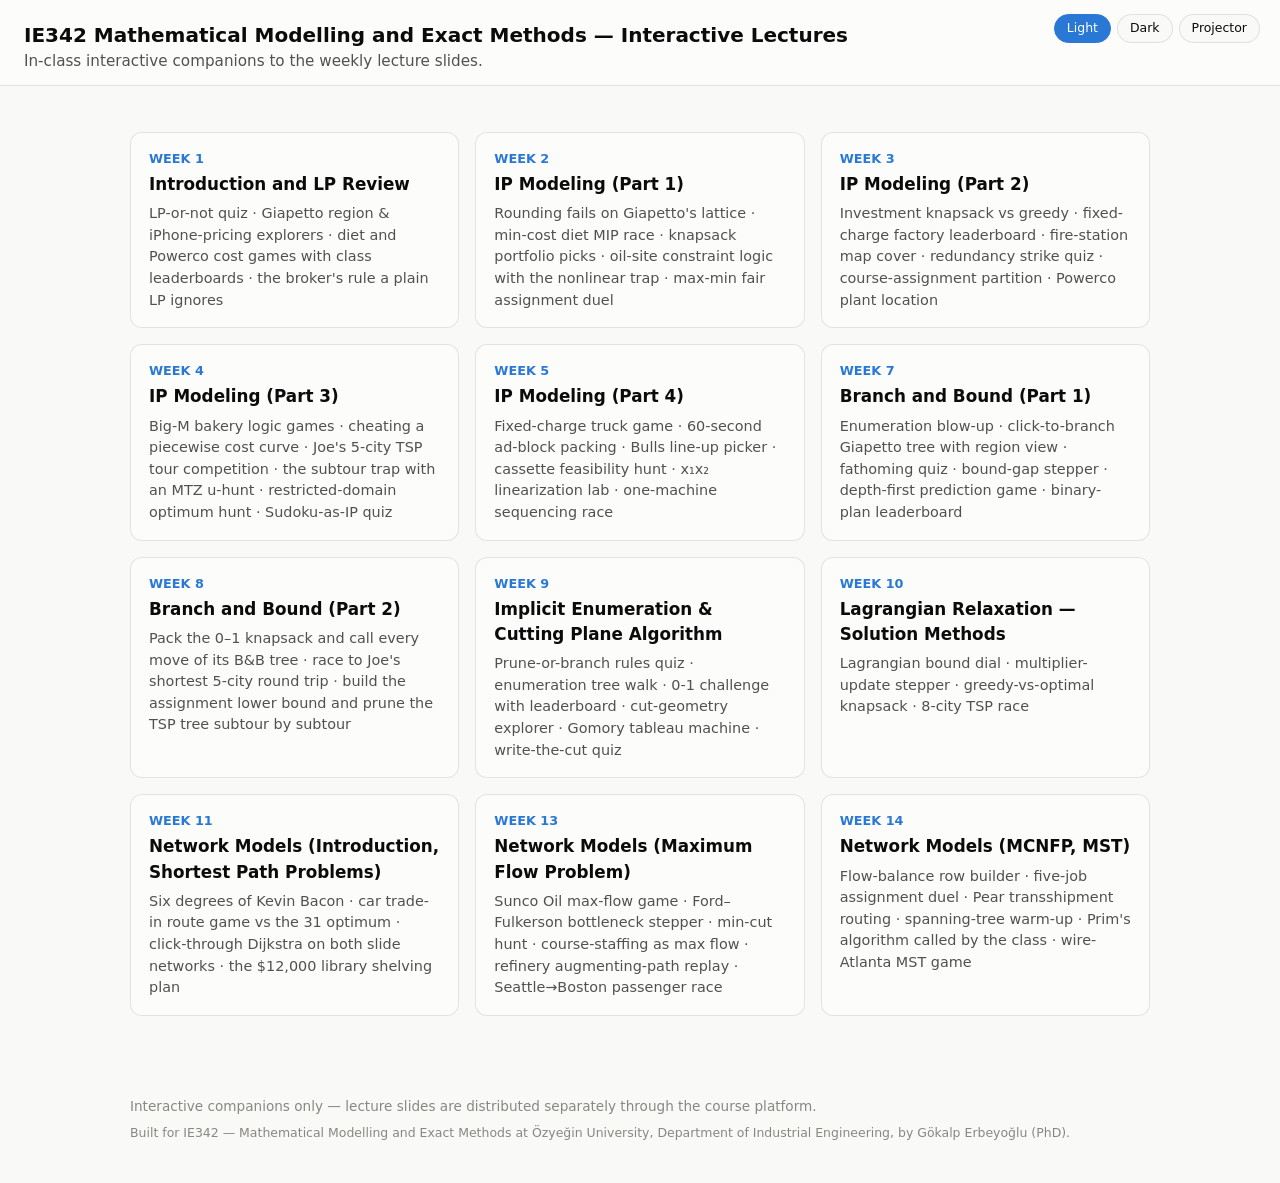
<file: index.html>
<!DOCTYPE html>
<html lang="en">
<head>
<meta charset="UTF-8">
<meta name="viewport" content="width=device-width, initial-scale=1.0">
<title>IE342 Mathematical Modelling and Exact Methods — Interactive Lectures</title>
<link rel="stylesheet" href="assets/style.css">
<script src="assets/theme.js"></script>
</head>
<body>

<header class="site">
  <h1>IE342 Mathematical Modelling and Exact Methods — Interactive Lectures</h1>
  <div class="sub">In-class interactive companions to the weekly lecture slides.</div>
  <div class="theme-switch" id="theme-switch"></div>
</header>

<main>
  <div class="cards">

    <a class="card" href="week01.html">
      <div class="wk">WEEK 1</div>
      <h3>Introduction and LP Review</h3>
      <p>LP-or-not quiz · Giapetto region &amp; iPhone-pricing explorers · diet and Powerco cost games with class leaderboards · the broker's rule a plain LP ignores</p>
    </a>

    <a class="card" href="week02.html">
      <div class="wk">WEEK 2</div>
      <h3>IP Modeling (Part 1)</h3>
      <p>Rounding fails on Giapetto's lattice · min-cost diet MIP race · knapsack portfolio picks · oil-site constraint logic with the nonlinear trap · max-min fair assignment duel</p>
    </a>

    <a class="card" href="week03.html">
      <div class="wk">WEEK 3</div>
      <h3>IP Modeling (Part 2)</h3>
      <p>Investment knapsack vs greedy · fixed-charge factory leaderboard · fire-station map cover · redundancy strike quiz · course-assignment partition · Powerco plant location</p>
    </a>

    <a class="card" href="week04.html">
      <div class="wk">WEEK 4</div>
      <h3>IP Modeling (Part 3)</h3>
      <p>Big-M bakery logic games · cheating a piecewise cost curve · Joe's 5-city TSP tour competition · the subtour trap with an MTZ u-hunt · restricted-domain optimum hunt · Sudoku-as-IP quiz</p>
    </a>

    <a class="card" href="week05.html">
      <div class="wk">WEEK 5</div>
      <h3>IP Modeling (Part 4)</h3>
      <p>Fixed-charge truck game · 60-second ad-block packing · Bulls line-up picker · cassette feasibility hunt · x₁x₂ linearization lab · one-machine sequencing race</p>
    </a>

    <a class="card" href="week07.html">
      <div class="wk">WEEK 7</div>
      <h3>Branch and Bound (Part 1)</h3>
      <p>Enumeration blow-up · click-to-branch Giapetto tree with region view · fathoming quiz · bound-gap stepper · depth-first prediction game · binary-plan leaderboard</p>
    </a>

    <a class="card" href="week08.html">
      <div class="wk">WEEK 8</div>
      <h3>Branch and Bound (Part 2)</h3>
      <p>Pack the 0–1 knapsack and call every move of its B&amp;B tree · race to Joe's shortest 5-city round trip · build the assignment lower bound and prune the TSP tree subtour by subtour</p>
    </a>

    <a class="card" href="week09.html">
      <div class="wk">WEEK 9</div>
      <h3>Implicit Enumeration &amp; Cutting Plane Algorithm</h3>
      <p>Prune-or-branch rules quiz · enumeration tree walk · 0-1 challenge with leaderboard · cut-geometry explorer · Gomory tableau machine · write-the-cut quiz</p>
    </a>

    <a class="card" href="week10.html">
      <div class="wk">WEEK 10</div>
      <h3>Lagrangian Relaxation — Solution Methods</h3>
      <p>Lagrangian bound dial · multiplier-update stepper · greedy-vs-optimal knapsack · 8-city TSP race</p>
    </a>

    <a class="card" href="week11.html">
      <div class="wk">WEEK 11</div>
      <h3>Network Models (Introduction, Shortest Path Problems)</h3>
      <p>Six degrees of Kevin Bacon · car trade-in route game vs the 31 optimum · click-through Dijkstra on both slide networks · the $12,000 library shelving plan</p>
    </a>

    <a class="card" href="week13.html">
      <div class="wk">WEEK 13</div>
      <h3>Network Models (Maximum Flow Problem)</h3>
      <p>Sunco Oil max-flow game · Ford–Fulkerson bottleneck stepper · min-cut hunt · course-staffing as max flow · refinery augmenting-path replay · Seattle→Boston passenger race</p>
    </a>

    <a class="card" href="week14.html">
      <div class="wk">WEEK 14</div>
      <h3>Network Models (MCNFP, MST)</h3>
      <p>Flow-balance row builder · five-job assignment duel · Pear transshipment routing · spanning-tree warm-up · Prim's algorithm called by the class · wire-Atlanta MST game</p>
    </a>

  </div>
</main>

<footer class="site">
  Interactive companions only — lecture slides are distributed separately through the course platform.
  <div class="credit">Built for IE342 — Mathematical Modelling and Exact Methods at Özyeğin University, Department of Industrial Engineering, by Gökalp Erbeyoğlu (PhD).</div>
</footer>

</body>
</html>
</file>
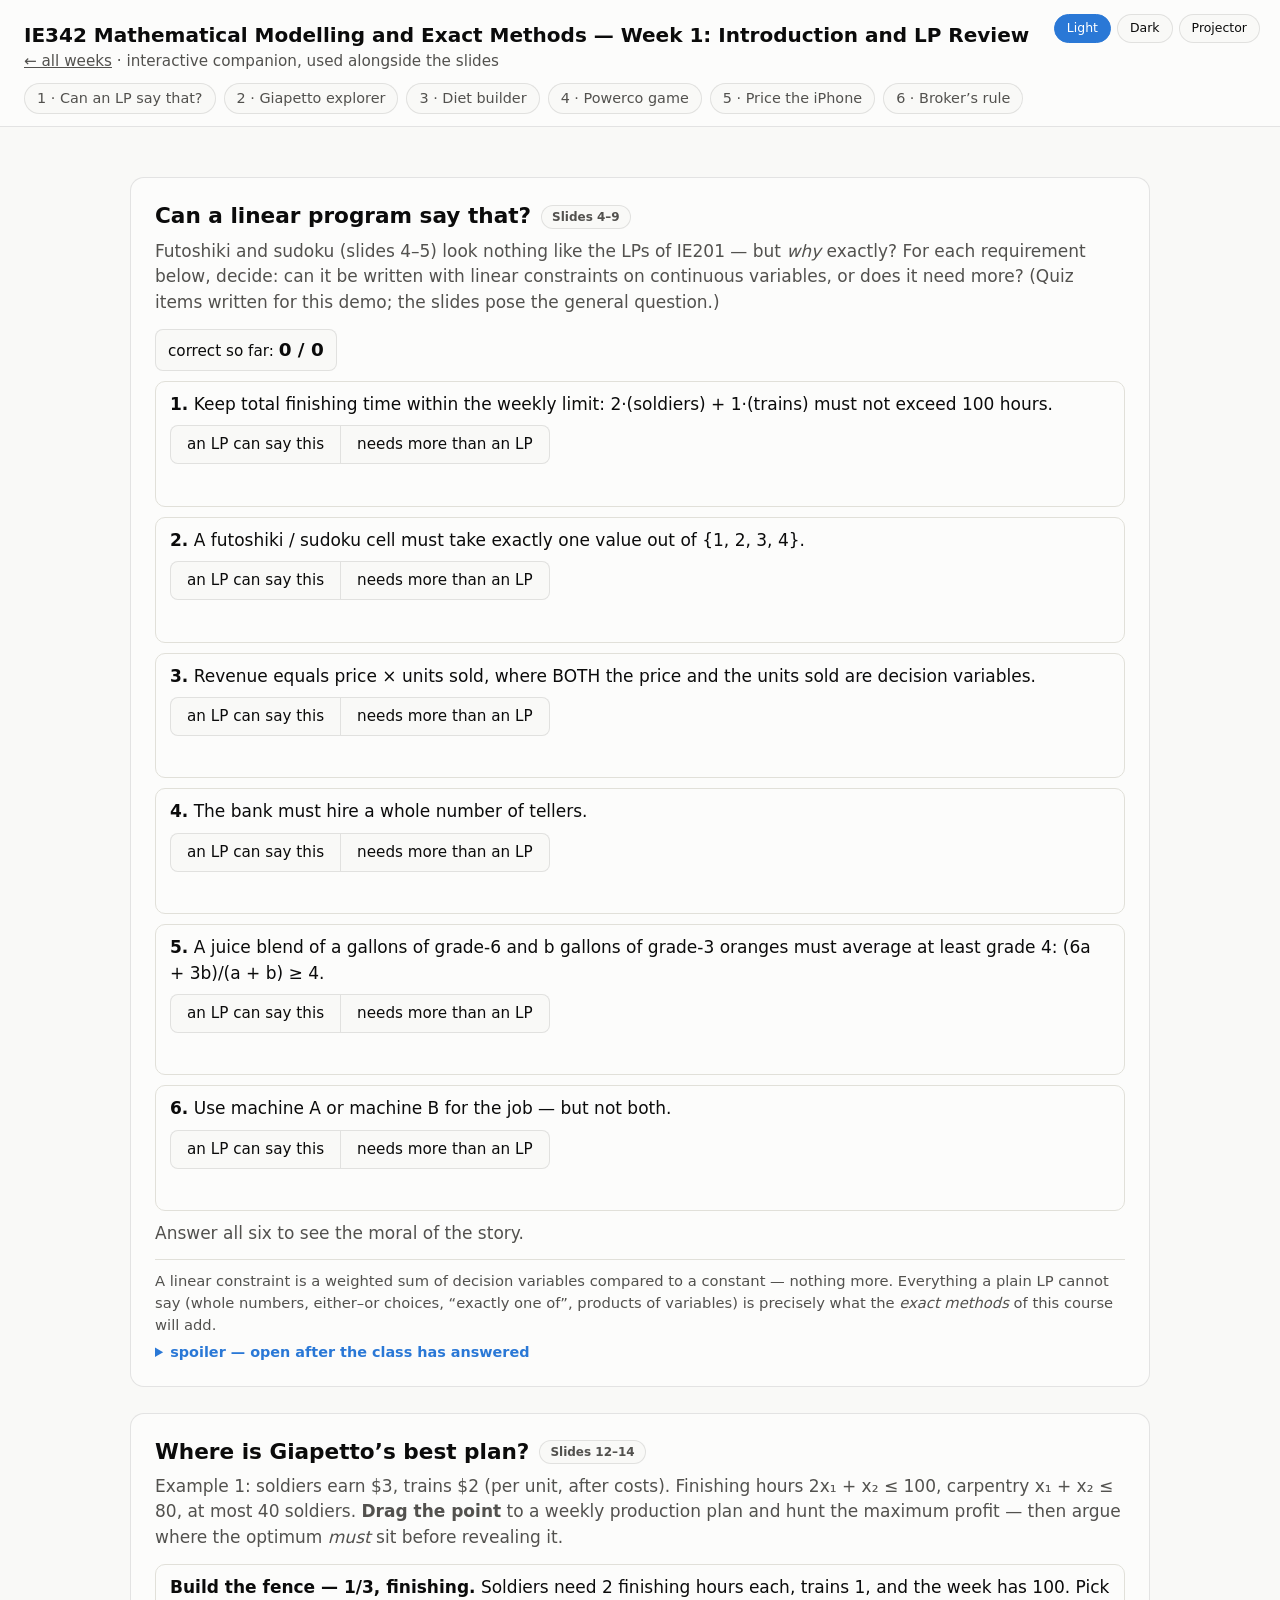
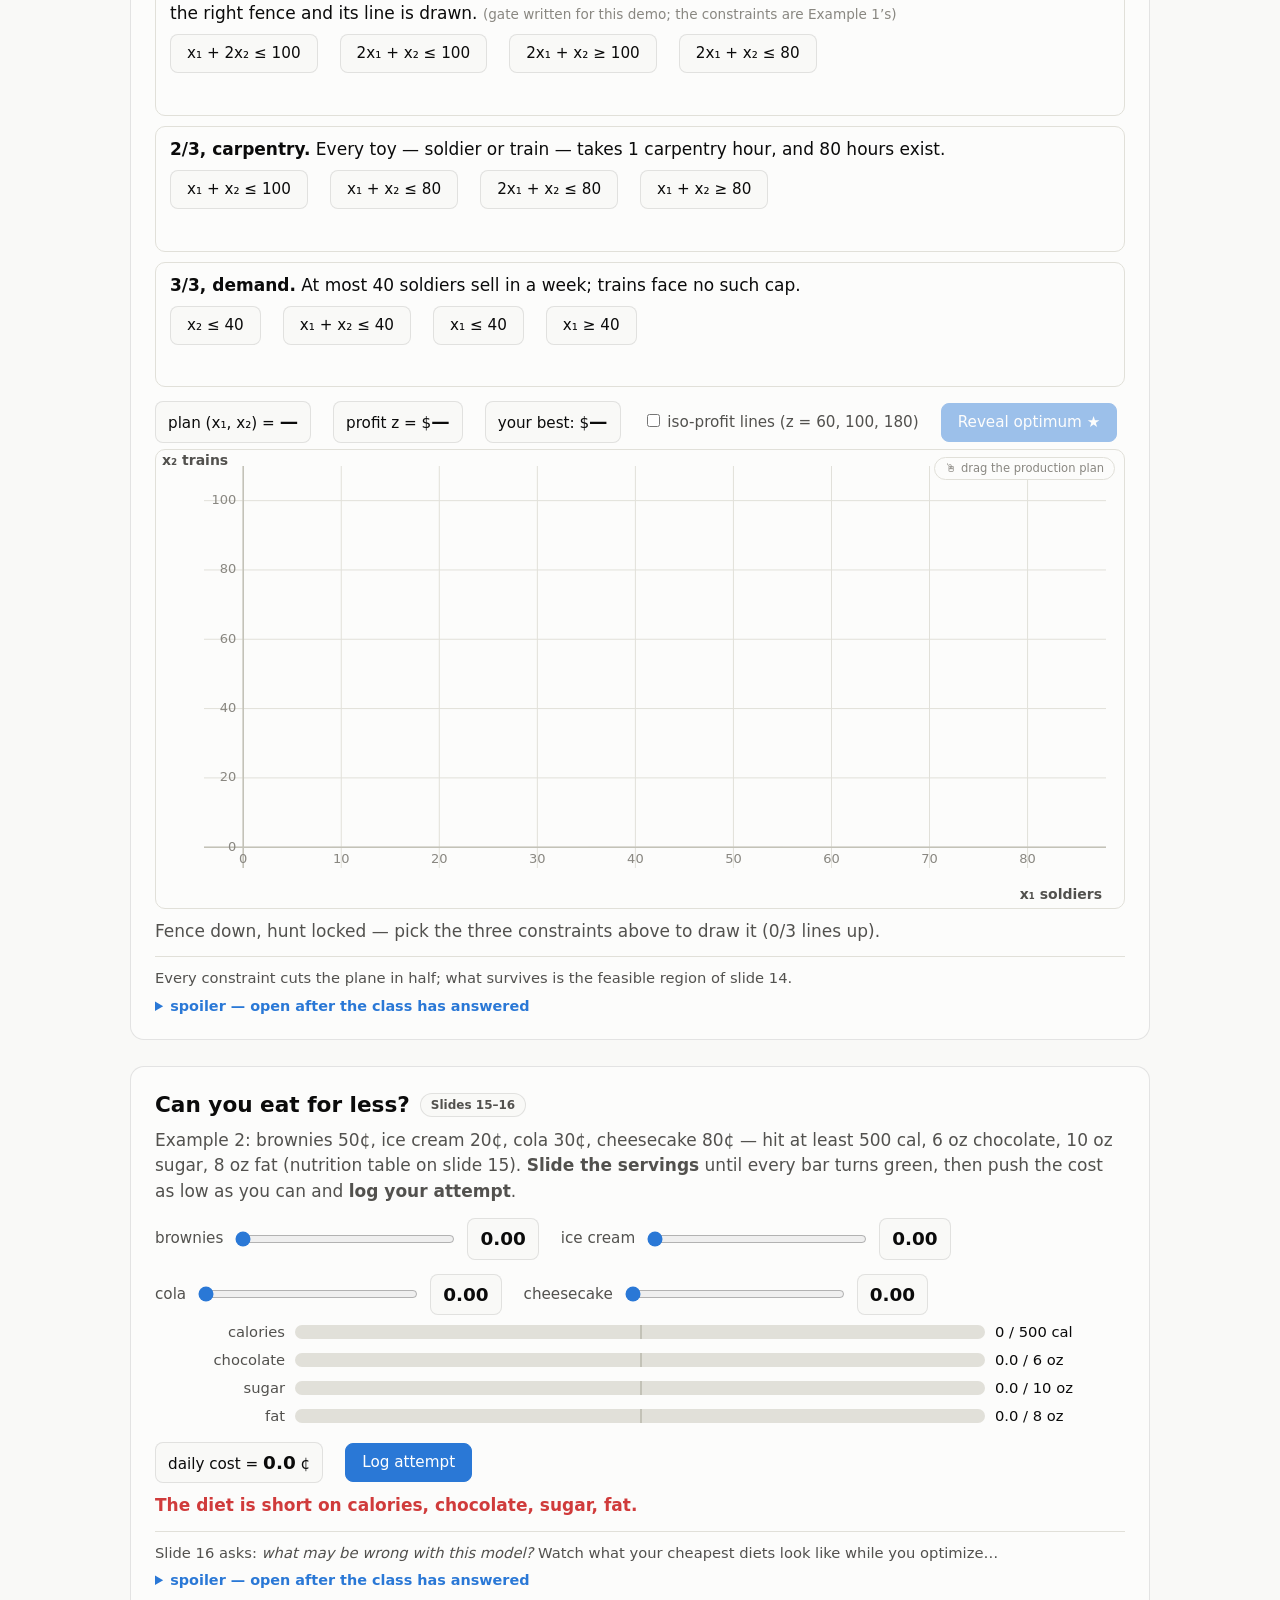
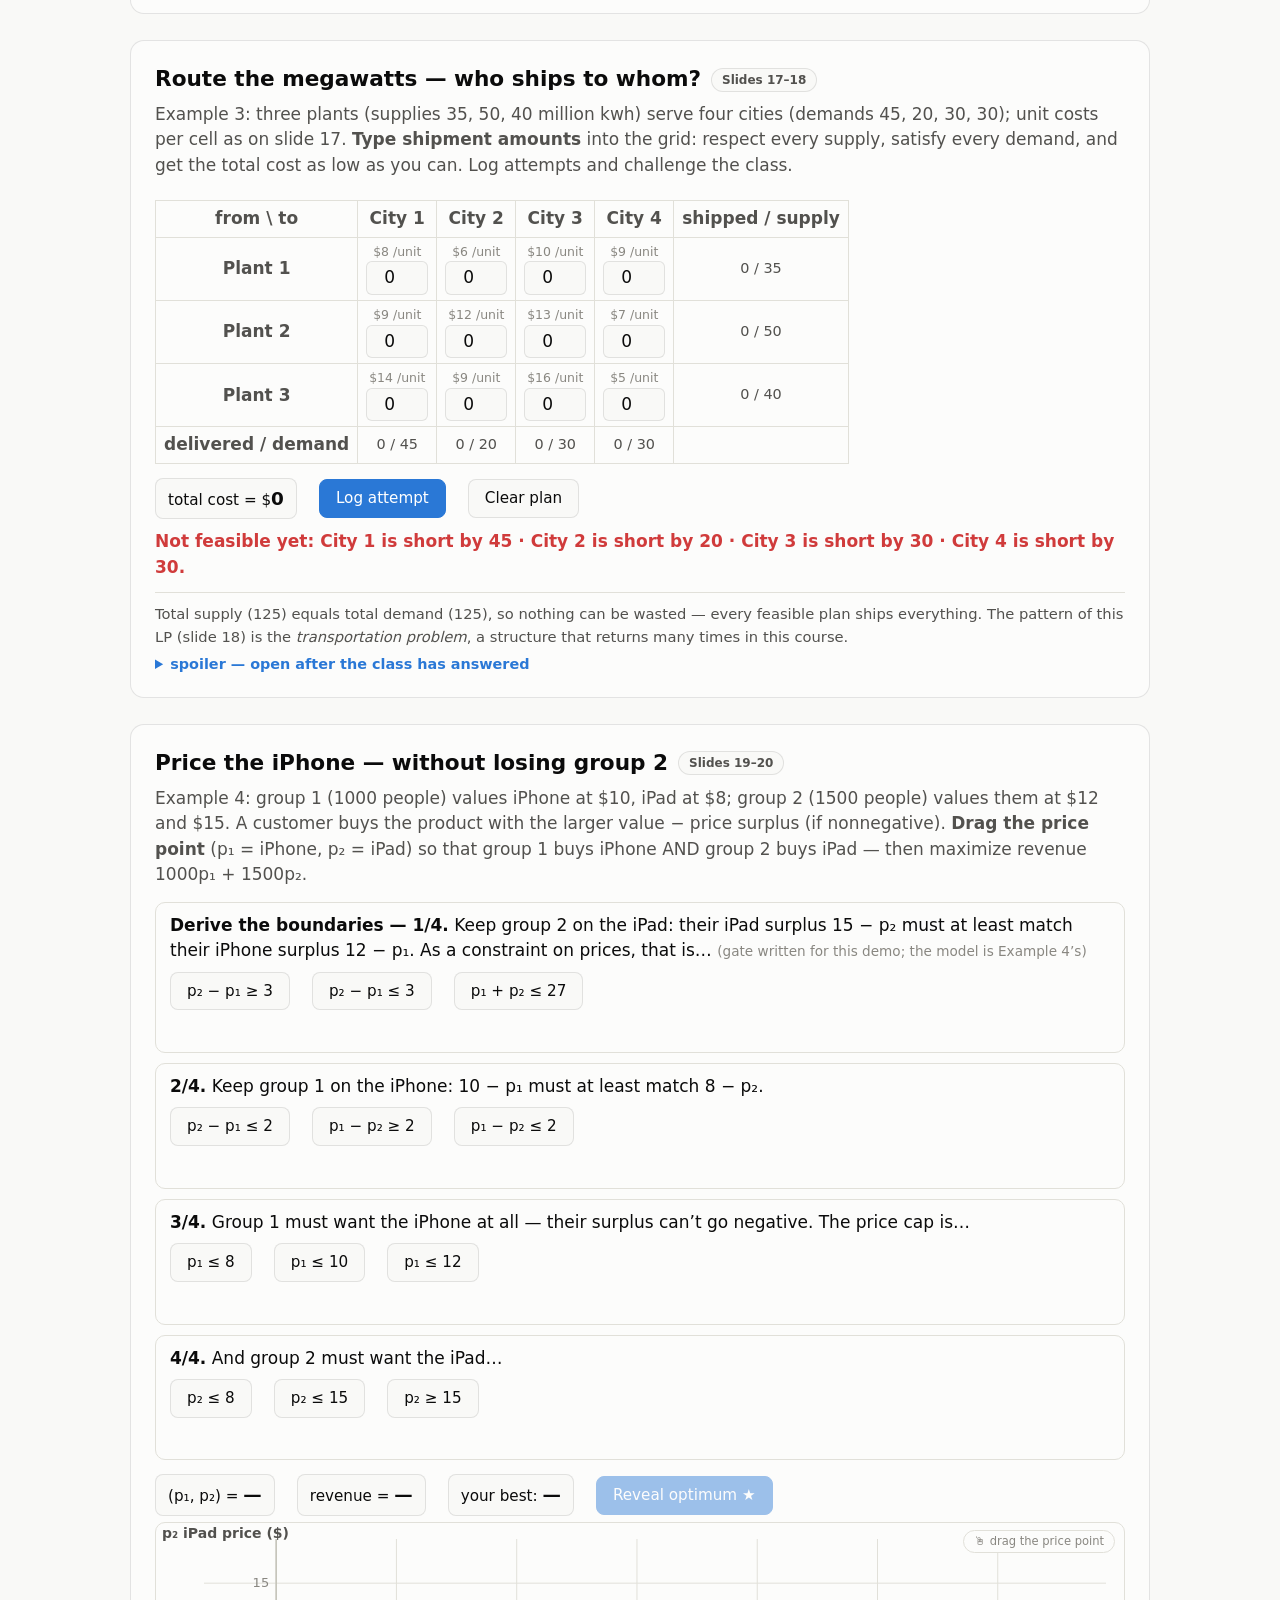
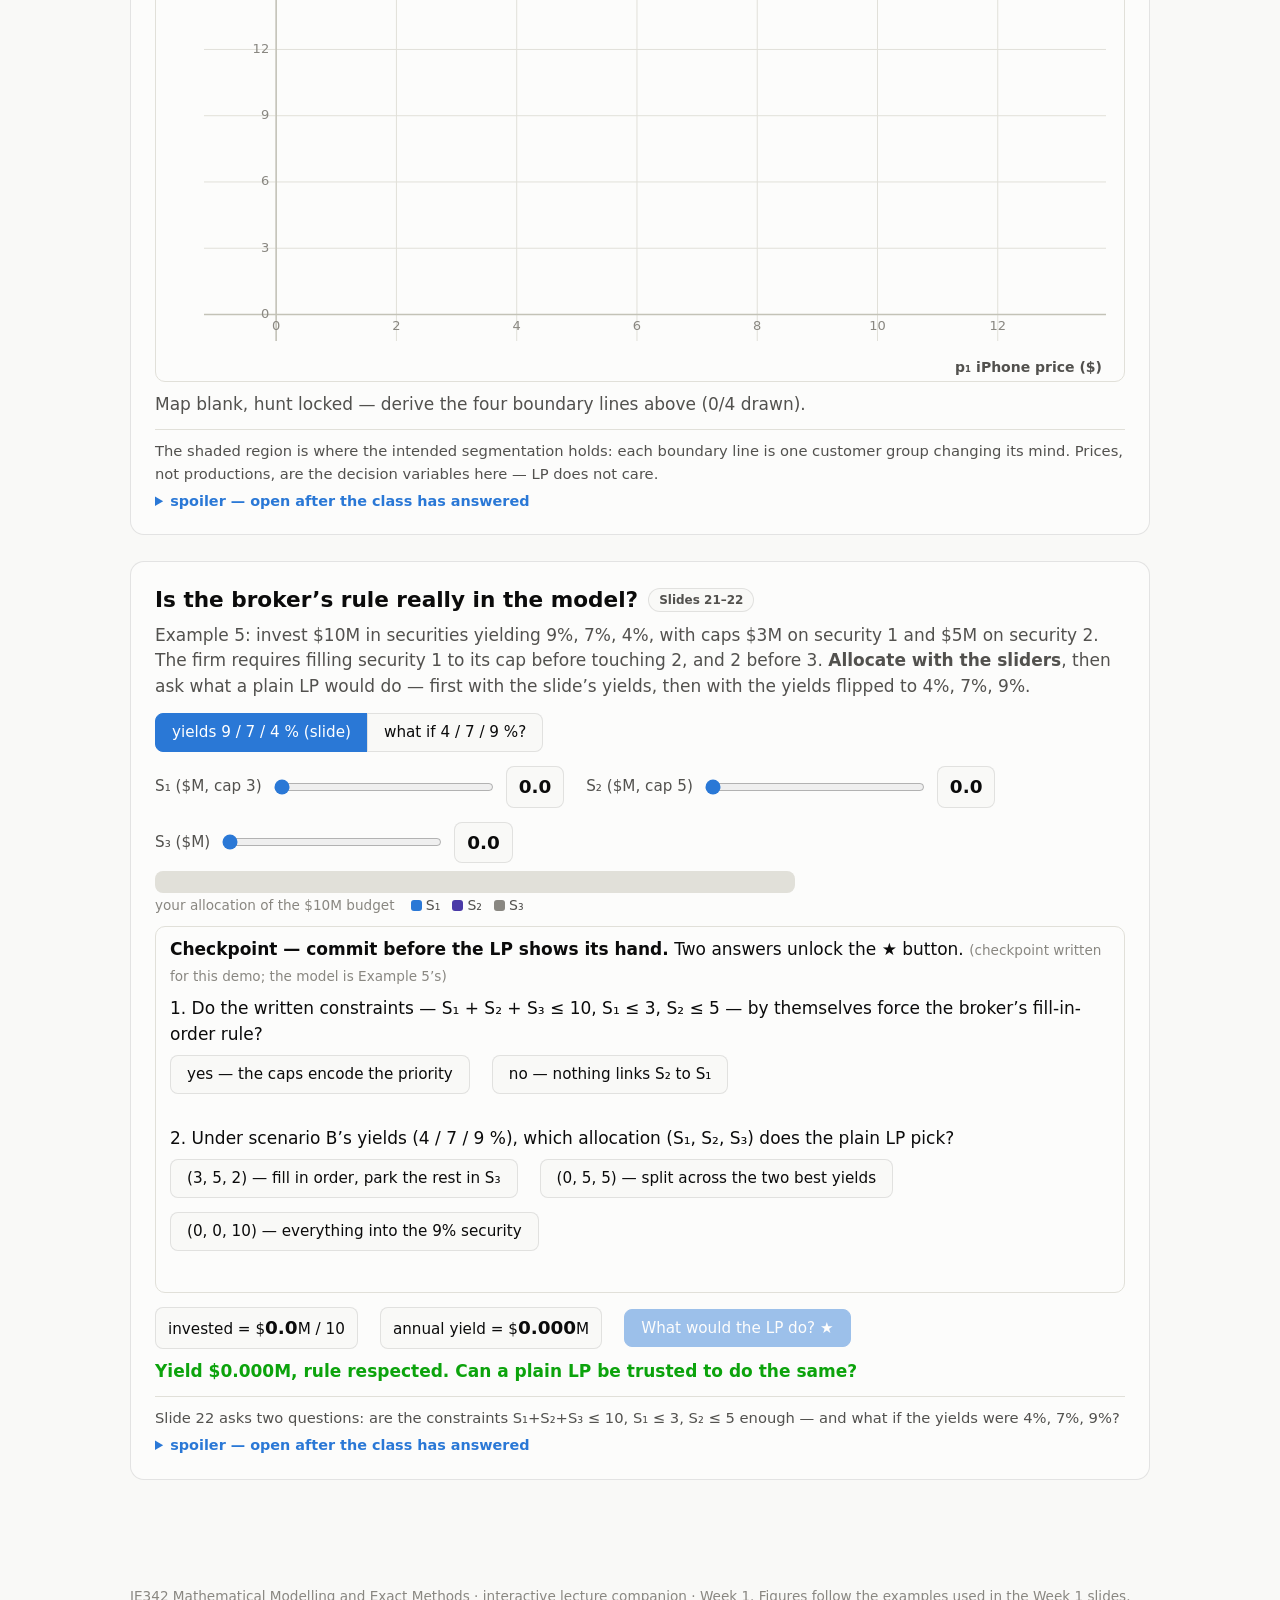
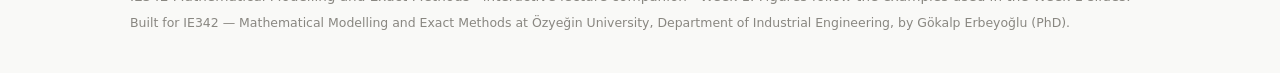
<file: week01.html>
<!DOCTYPE html>
<html lang="en">
<head>
<meta charset="UTF-8">
<meta name="viewport" content="width=device-width, initial-scale=1.0">
<title>IE342 · Week 1 — Introduction and LP Review (Interactive)</title>
<link rel="stylesheet" href="assets/style.css">
<script src="assets/theme.js"></script>
<style>
  /* quiz rows */
  .qitem {
    border: 1px solid var(--grid);
    border-radius: 10px;
    padding: 10px 14px;
    margin: 10px 0;
  }
  .qitem p.qtext { margin: 0 0 8px; }
  .qitem .status { margin-top: 6px; }

  /* modeling gates & clinics (fence / clinic / checkpoint stages) */
  .gq {
    border: 1px solid var(--grid);
    border-radius: 10px;
    padding: 10px 14px;
    margin: 10px 0;
  }
  .gq p.qtext { margin: 0 0 8px; }
  .gq .status { margin-top: 6px; margin-bottom: 0; }
  .gq .controls { margin: 6px 0; }
  .gq button { text-align: left; }
  .gq button.chosen-ok { border-color: var(--good); color: var(--good); font-weight: 700; }
  .gq .fineprint { color: var(--muted); font-size: 0.85rem; }

  /* nutrient bars (diet widget) */
  .nrow { display: flex; align-items: center; gap: 10px; margin: 6px 0; }
  .nrow .nname { width: 130px; color: var(--ink-2); font-size: 0.92rem; text-align: right; }
  .nrow .nval { width: 130px; font-variant-numeric: tabular-nums; font-size: 0.92rem; }
  .nbar {
    position: relative; flex: 1 1 160px; min-width: 120px; height: 14px;
    background: var(--grid); border-radius: 7px; overflow: hidden;
  }
  .nbar > i { display: block; height: 100%; width: 0; background: var(--critical); border-radius: 7px; }
  .nbar.met > i { background: var(--good); }
  .nbar::after {
    content: ''; position: absolute; left: 50%; top: 0; bottom: 0;
    width: 2px; background: var(--axis);
  }

  /* shipping grid (Powerco) */
  table.ship { border-collapse: collapse; font-variant-numeric: tabular-nums; margin-top: 8px; }
  table.ship th, table.ship td { border: 1px solid var(--grid); padding: 5px 8px; text-align: center; }
  table.ship th { color: var(--ink-2); font-weight: 600; }
  table.ship td .uc { display: block; font-size: 0.78rem; color: var(--muted); }
  table.ship input {
    width: 62px; font: inherit; text-align: center;
    border: 1px solid var(--border); border-radius: 6px;
    background: var(--page); color: var(--ink); padding: 3px 4px;
  }
  table.ship td.sum { font-size: 0.9rem; color: var(--ink-2); }
  table.ship td.sum.bad { color: var(--critical); font-weight: 700; }
  table.ship td.sum.ok { color: var(--good); font-weight: 700; }

  /* small static tables in notes/spoilers */
  table.plan { border-collapse: collapse; margin: 8px 0; font-variant-numeric: tabular-nums; }
  table.plan th, table.plan td { border: 1px solid var(--grid); padding: 4px 9px; text-align: center; }
  table.plan th { color: var(--ink-2); font-weight: 600; }

  /* allocation bars (securities widget) */
  .alloc { display: flex; height: 22px; border-radius: 8px; overflow: hidden; background: var(--grid); margin: 8px 0 2px; max-width: 640px; }
  .alloc i { display: block; height: 100%; }
  .alloc i.a1 { background: var(--s1); }
  .alloc i.a2 { background: var(--s5); }
  .alloc i.a3 { background: var(--muted); }
  .alloc-cap { font-size: 0.85rem; color: var(--muted); margin: 0 0 6px; }
  .legend { font-size: 0.88rem; color: var(--ink-2); }
  .legend .sw { display: inline-block; width: 11px; height: 11px; border-radius: 3px; margin: 0 4px 0 12px; vertical-align: -1px; }
</style>
</head>
<body>

<header class="site">
  <h1>IE342 Mathematical Modelling and Exact Methods — Week 1: Introduction and LP Review</h1>
  <div class="sub"><a href="index.html" style="color:inherit">← all weeks</a> · interactive companion, used alongside the slides</div>
  <div class="theme-switch" id="theme-switch"></div>
  <nav class="widgets">
    <a href="#lpquiz">1 · Can an LP say that?</a>
    <a href="#giapetto">2 · Giapetto explorer</a>
    <a href="#diet">3 · Diet builder</a>
    <a href="#powerco">4 · Powerco game</a>
    <a href="#apple">5 · Price the iPhone</a>
    <a href="#securities">6 · Broker&rsquo;s rule</a>
  </nav>
</header>

<main>

<!-- ================= WIDGET 1 : CAN AN LP SAY THAT? ================= -->
<section class="widget" id="lpquiz">
  <h2>Can a linear program say that? <span class="chip">Slides 4–9</span></h2>
  <p class="howto">
    Futoshiki and sudoku (slides 4–5) look nothing like the LPs of IE201 — but <em>why</em> exactly?
    For each requirement below, decide: can it be written with linear constraints on continuous
    variables, or does it need more? (Quiz items written for this demo; the slides pose the general question.)
  </p>
  <div class="controls">
    <span class="readout">correct so far: <b id="lq-score">0 / 0</b></span>
  </div>
  <div id="lq-items"></div>
  <p class="status info" id="lq-status">Answer all six to see the moral of the story.</p>
  <div class="note">
    A linear constraint is a weighted sum of decision variables compared to a constant — nothing more.
    Everything a plain LP cannot say (whole numbers, either–or choices, &ldquo;exactly one of&rdquo;,
    products of variables) is precisely what the <em>exact methods</em> of this course will add.
    <details class="spoiler"><summary>spoiler — open after the class has answered</summary>
      LP-expressible: items 1 and 5 (the blend ratio linearizes: multiply by the nonnegative total to get
      2a − b ≥ 0 — Example 8 on slide 32 uses exactly this trick). Not LP-expressible: &ldquo;exactly one
      of {1,2,3,4}&rdquo;, integrality, price × quantity, and either–or — they need integer variables or
      nonlinear terms. That is why sudoku resists IE201 tools, and why integer models (slide 9) are the
      subject of this course.
    </details>
  </div>
</section>

<!-- ================= WIDGET 2 : GIAPETTO EXPLORER ================= -->
<section class="widget" id="giapetto">
  <h2>Where is Giapetto&rsquo;s best plan? <span class="chip">Slides 12–14</span></h2>
  <p class="howto">
    Example 1: soldiers earn $3, trains $2 (per unit, after costs). Finishing hours 2x₁ + x₂ ≤ 100,
    carpentry x₁ + x₂ ≤ 80, at most 40 soldiers. <b>Drag the point</b> to a weekly production plan and
    hunt the maximum profit — then argue where the optimum <em>must</em> sit before revealing it.
  </p>
  <div id="gp-gate1">
    <div class="gq">
      <p class="qtext"><b>Build the fence — 1/3, finishing.</b> Soldiers need 2 finishing hours each,
        trains 1, and the week has 100. Pick the right fence and its line is drawn.
        <span class="fineprint">(gate written for this demo; the constraints are Example 1&rsquo;s)</span></p>
      <div class="controls">
        <button data-g="0" data-o="1">x₁ + 2x₂ ≤ 100</button>
        <button data-g="0" data-o="0">2x₁ + x₂ ≤ 100</button>
        <button data-g="0" data-o="2">2x₁ + x₂ ≥ 100</button>
        <button data-g="0" data-o="3">2x₁ + x₂ ≤ 80</button>
      </div>
      <p class="status info" id="gp-gs0"></p>
    </div>
    <div class="gq">
      <p class="qtext"><b>2/3, carpentry.</b> Every toy — soldier or train — takes 1 carpentry hour, and 80 hours exist.</p>
      <div class="controls">
        <button data-g="1" data-o="2">x₁ + x₂ ≤ 100</button>
        <button data-g="1" data-o="1">x₁ + x₂ ≤ 80</button>
        <button data-g="1" data-o="0">2x₁ + x₂ ≤ 80</button>
        <button data-g="1" data-o="3">x₁ + x₂ ≥ 80</button>
      </div>
      <p class="status info" id="gp-gs1"></p>
    </div>
    <div class="gq">
      <p class="qtext"><b>3/3, demand.</b> At most 40 soldiers sell in a week; trains face no such cap.</p>
      <div class="controls">
        <button data-g="2" data-o="0">x₂ ≤ 40</button>
        <button data-g="2" data-o="3">x₁ + x₂ ≤ 40</button>
        <button data-g="2" data-o="2">x₁ ≤ 40</button>
        <button data-g="2" data-o="1">x₁ ≥ 40</button>
      </div>
      <p class="status info" id="gp-gs2"></p>
    </div>
  </div>
  <div class="controls">
    <span class="readout">plan (x₁, x₂) = <b id="gp-xy">—</b></span>
    <span class="readout">profit z = $<b id="gp-z">—</b></span>
    <span class="readout">your best: $<b id="gp-best">—</b></span>
    <label><input type="checkbox" id="gp-iso"> iso-profit lines (z = 60, 100, 180)</label>
    <button id="gp-reveal" class="primary">Reveal optimum ★</button>
  </div>
  <canvas class="viz" id="c-gp"></canvas>
  <p class="status info" id="gp-status">Drag the violet point into the shaded region.</p>
  <div class="gq" id="gp-gate2" style="display:none">
    <p class="qtext"><b>Unlock the star.</b> At the best corner you found, which constraints are
      <em>binding</em> (used with zero slack)? Tick them and check — the &ldquo;Reveal optimum ★&rdquo;
      button opens when you get it right.</p>
    <div class="controls">
      <label><input type="checkbox" id="gp-b0"> finishing 2x₁ + x₂ ≤ 100</label>
      <label><input type="checkbox" id="gp-b1"> carpentry x₁ + x₂ ≤ 80</label>
      <label><input type="checkbox" id="gp-b2"> demand x₁ ≤ 40</label>
      <button class="primary" id="gp-bcheck">Check</button>
    </div>
    <p class="status info" id="gp-bstatus"></p>
  </div>
  <div class="note">
    Every constraint cuts the plane in half; what survives is the feasible region of slide 14.
    <details class="spoiler"><summary>spoiler — open after the class has answered</summary>
      The optimum is the corner G = (20, 60) with z = $180 — check the corners: (0,0) → 0,
      (40,0) → 120, (40,20) → 160, (20,60) → 180, (0,80) → 160. At G the finishing (100/100) and
      carpentry (80/80) constraints are <b>binding</b>; the soldier-demand constraint (20 &lt; 40) is
      <b>nonbinding</b> — exactly slide 14&rsquo;s classification. An LP optimum always sits on a corner
      of the region, which is what the simplex method will exploit.
    </details>
  </div>
</section>

<!-- ================= WIDGET 3 : DIET BUILDER ================= -->
<section class="widget" id="diet">
  <h2>Can you eat for less? <span class="chip">Slides 15–16</span></h2>
  <p class="howto">
    Example 2: brownies 50¢, ice cream 20¢, cola 30¢, cheesecake 80¢ — hit at least 500 cal,
    6 oz chocolate, 10 oz sugar, 8 oz fat (nutrition table on slide 15). <b>Slide the servings</b>
    until every bar turns green, then push the cost as low as you can and <b>log your attempt</b>.
  </p>
  <div class="controls">
    <span class="group"><label>brownies</label><input type="range" id="dt-x1" min="0" max="6" step="0.05" value="0"><span class="readout"><b id="dt-v1">0</b></span></span>
    <span class="group"><label>ice cream</label><input type="range" id="dt-x2" min="0" max="8" step="0.05" value="0"><span class="readout"><b id="dt-v2">0</b></span></span>
    <span class="group"><label>cola</label><input type="range" id="dt-x3" min="0" max="6" step="0.05" value="0"><span class="readout"><b id="dt-v3">0</b></span></span>
    <span class="group"><label>cheesecake</label><input type="range" id="dt-x4" min="0" max="6" step="0.05" value="0"><span class="readout"><b id="dt-v4">0</b></span></span>
  </div>
  <div id="dt-bars"></div>
  <div class="controls">
    <span class="readout">daily cost = <b id="dt-cost">0.0</b> ¢</span>
    <button id="dt-log" class="primary">Log attempt</button>
  </div>
  <p class="status info" id="dt-status"></p>
  <div style="overflow-x:auto"><table class="attempts" id="dt-att" style="display:none">
    <thead><tr><th>#</th><th>brownies</th><th>ice cream</th><th>cola</th><th>cheesecake</th><th>cost (¢)</th><th>diet met?</th></tr></thead>
    <tbody></tbody>
  </table></div>
  <div id="dt-clinic" style="display:none">
    <p class="qtext" style="margin:14px 0 4px"><b>Model clinic — optional side quest.</b> Feasible diet
      logged! While the hunt goes on, play doctor with the model itself: slide 16 asks what may be wrong
      with it. Match each symptom to the one repair that cures it, then commit a prediction.
      <span class="fineprint" style="color:var(--muted);font-size:0.85rem">(clinic written for this demo; the model is Example 2&rsquo;s)</span></p>
    <div class="gq">
      <p class="qtext"><b>Symptom 1.</b> The cheapest menus prescribe things like 2.14 brownies — nobody eats 0.14 of a brownie.</p>
      <div class="controls">
        <button data-cq="0" data-co="0">require whole servings: every xⱼ integer</button>
        <button data-cq="0" data-co="1">add an upper bound on brownies, e.g. x₁ ≤ 2</button>
        <button data-cq="0" data-co="2">bound each nutrient from above as well as below</button>
      </div>
      <p class="status info" id="dt-cs0"></p>
    </div>
    <div class="gq">
      <p class="qtext"><b>Symptom 2.</b> Left alone, the model happily serves brownies for breakfast, lunch and dinner.</p>
      <div class="controls">
        <button data-cq="1" data-co="2">bound each nutrient from above as well as below</button>
        <button data-cq="1" data-co="0">require whole servings: every xⱼ integer</button>
        <button data-cq="1" data-co="1">add an upper bound on brownies, e.g. x₁ ≤ 2</button>
      </div>
      <p class="status info" id="dt-cs1"></p>
    </div>
    <div class="gq">
      <p class="qtext"><b>Symptom 3.</b> A &ldquo;nutritious&rdquo; diet here may carry any amount of sugar and fat — nutrition is only pushed from below.</p>
      <div class="controls">
        <button data-cq="2" data-co="1">add an upper bound on brownies, e.g. x₁ ≤ 2</button>
        <button data-cq="2" data-co="2">bound each nutrient from above as well as below</button>
        <button data-cq="2" data-co="0">require whole servings: every xⱼ integer</button>
      </div>
      <p class="status info" id="dt-cs2"></p>
    </div>
    <div class="gq" id="dt-pred">
      <p class="qtext"><b>Prediction.</b> The fractional LP optimum is 147.24¢. If servings must be <em>whole</em>, the best possible cost lands…</p>
      <div class="controls">
        <span class="segwrap">
          <button class="seg" data-pp="above">above 147.24¢</button>
          <button class="seg" data-pp="below">below 147.24¢</button>
        </span>
        <button class="primary" id="dt-conf" style="display:none">Check my sliders against the whole-serving champion</button>
      </div>
      <p class="status info" id="dt-ps"></p>
    </div>
  </div>
  <div class="note">
    Slide 16 asks: <em>what may be wrong with this model?</em> Watch what your cheapest diets look like
    while you optimize…
    <details class="spoiler"><summary>spoiler — open after the class has answered</summary>
      The LP optimum (computed from the slide&rsquo;s data — the slide shows only the formulation) is
      ≈ <b>147.24¢</b>: about 2.14 brownies, 0.29 bottles of cola and 0.40 pieces of cheesecake, with
      calories, sugar and fat exactly at their limits and chocolate slack (6.61 ≥ 6). What&rsquo;s wrong?
      Fractional servings (if you insist on whole servings the best is 3 brownies + 1 ice cream = 170¢),
      no upper limits on anything, and &ldquo;nutrition&rdquo; measured only from below — the model happily
      prescribes brownies for breakfast, lunch and dinner.
    </details>
  </div>
</section>

<!-- ================= WIDGET 4 : POWERCO GAME ================= -->
<section class="widget" id="powerco">
  <h2>Route the megawatts — who ships to whom? <span class="chip">Slides 17–18</span></h2>
  <p class="howto">
    Example 3: three plants (supplies 35, 50, 40 million kwh) serve four cities (demands 45, 20, 30, 30);
    unit costs per cell as on slide 17. <b>Type shipment amounts</b> into the grid: respect every supply,
    satisfy every demand, and get the total cost as low as you can. Log attempts and challenge the class.
  </p>
  <div style="overflow-x:auto">
    <table class="ship">
      <thead><tr><th>from \ to</th><th>City 1</th><th>City 2</th><th>City 3</th><th>City 4</th><th>shipped / supply</th></tr></thead>
      <tbody id="pw-body"></tbody>
    </table>
  </div>
  <div class="controls">
    <span class="readout">total cost = $<b id="pw-cost">0</b></span>
    <button id="pw-log" class="primary">Log attempt</button>
    <button id="pw-clear">Clear plan</button>
  </div>
  <p class="status info" id="pw-status"></p>
  <div style="overflow-x:auto"><table class="attempts" id="pw-att" style="display:none">
    <thead><tr><th>#</th><th>total cost ($)</th><th>feasible?</th></tr></thead>
    <tbody></tbody>
  </table></div>
  <div class="note">
    Total supply (125) equals total demand (125), so nothing can be wasted — every feasible plan ships
    everything. The pattern of this LP (slide 18) is the <em>transportation problem</em>, a structure
    that returns many times in this course.
    <details class="spoiler"><summary>spoiler — open after the class has answered</summary>
      The minimum total cost (computed from the slide&rsquo;s data — the slide shows only the formulation)
      is <b>$1020</b>, for example:
      <table class="plan">
        <thead><tr><th></th><th>City 1</th><th>City 2</th><th>City 3</th><th>City 4</th></tr></thead>
        <tbody>
          <tr><th>Plant 1</th><td>—</td><td>10</td><td>25</td><td>—</td></tr>
          <tr><th>Plant 2</th><td>45</td><td>—</td><td>5</td><td>—</td></tr>
          <tr><th>Plant 3</th><td>—</td><td>10</td><td>—</td><td>30</td></tr>
        </tbody>
      </table>
      Note the counter-intuitive moves: Plant 1 never uses its cheapest lane ($8 to City 1) — Plant 2
      needs City 1 more. Local greed ≠ global optimum.
    </details>
  </div>
</section>

<!-- ================= WIDGET 5 : PRICE THE IPHONE ================= -->
<section class="widget" id="apple">
  <h2>Price the iPhone — without losing group 2 <span class="chip">Slides 19–20</span></h2>
  <p class="howto">
    Example 4: group 1 (1000 people) values iPhone at $10, iPad at $8; group 2 (1500 people) values them
    at $12 and $15. A customer buys the product with the larger value − price surplus (if nonnegative).
    <b>Drag the price point</b> (p₁ = iPhone, p₂ = iPad) so that group 1 buys iPhone AND group 2 buys
    iPad — then maximize revenue 1000p₁ + 1500p₂.
  </p>
  <div id="ap-gate">
    <div class="gq">
      <p class="qtext"><b>Derive the boundaries — 1/4.</b> Keep group 2 on the iPad: their iPad surplus
        15 − p₂ must at least match their iPhone surplus 12 − p₁. As a constraint on prices, that is…
        <span class="fineprint">(gate written for this demo; the model is Example 4&rsquo;s)</span></p>
      <div class="controls">
        <button data-b="0" data-o="0">p₂ − p₁ ≥ 3</button>
        <button data-b="0" data-o="1">p₂ − p₁ ≤ 3</button>
        <button data-b="0" data-o="2">p₁ + p₂ ≤ 27</button>
      </div>
      <p class="status info" id="ap-gs0"></p>
    </div>
    <div class="gq">
      <p class="qtext"><b>2/4.</b> Keep group 1 on the iPhone: 10 − p₁ must at least match 8 − p₂.</p>
      <div class="controls">
        <button data-b="1" data-o="1">p₂ − p₁ ≤ 2</button>
        <button data-b="1" data-o="2">p₁ − p₂ ≥ 2</button>
        <button data-b="1" data-o="0">p₁ − p₂ ≤ 2</button>
      </div>
      <p class="status info" id="ap-gs1"></p>
    </div>
    <div class="gq">
      <p class="qtext"><b>3/4.</b> Group 1 must want the iPhone at all — their surplus can&rsquo;t go negative. The price cap is…</p>
      <div class="controls">
        <button data-b="2" data-o="0">p₁ ≤ 8</button>
        <button data-b="2" data-o="2">p₁ ≤ 10</button>
        <button data-b="2" data-o="1">p₁ ≤ 12</button>
      </div>
      <p class="status info" id="ap-gs2"></p>
    </div>
    <div class="gq">
      <p class="qtext"><b>4/4.</b> And group 2 must want the iPad…</p>
      <div class="controls">
        <button data-b="3" data-o="1">p₂ ≤ 8</button>
        <button data-b="3" data-o="0">p₂ ≤ 15</button>
        <button data-b="3" data-o="2">p₂ ≥ 15</button>
      </div>
      <p class="status info" id="ap-gs3"></p>
    </div>
  </div>
  <div class="controls">
    <span class="readout">(p₁, p₂) = <b id="ap-xy">—</b></span>
    <span class="readout">revenue = <b id="ap-rev">—</b></span>
    <span class="readout">your best: <b id="ap-best">—</b></span>
    <button id="ap-reveal" class="primary">Reveal optimum ★</button>
  </div>
  <canvas class="viz" id="c-ap"></canvas>
  <p class="status info" id="ap-status">Drag the violet price point.</p>
  <div class="note">
    The shaded region is where the intended segmentation holds: each boundary line is one customer
    group changing its mind. Prices, not productions, are the decision variables here — LP does not care.
    <details class="spoiler"><summary>spoiler — open after the class has answered</summary>
      Optimum (computed from the slide&rsquo;s model — the slide shows only the formulation):
      p₁ = $10, p₂ = $13, revenue = <b>$29,500</b>. Why not p₂ = $15? Because at (10, 15) group 2&rsquo;s
      iPad surplus (0) drops below its iPhone surplus (2) — they defect, so p₂ − p₁ ≤ 3 binds together
      with p₁ ≤ 10. Apple leaves $2 of &ldquo;incentive money&rdquo; on the table for every group-2
      customer to keep them on the iPad.
    </details>
  </div>
</section>

<!-- ================= WIDGET 6 : BROKER'S RULE ================= -->
<section class="widget" id="securities">
  <h2>Is the broker&rsquo;s rule really in the model? <span class="chip">Slides 21–22</span></h2>
  <p class="howto">
    Example 5: invest $10M in securities yielding 9%, 7%, 4%, with caps $3M on security 1 and $5M on
    security 2. The firm requires filling security 1 to its cap before touching 2, and 2 before 3.
    <b>Allocate with the sliders</b>, then ask what a plain LP would do — first with the slide&rsquo;s
    yields, then with the yields flipped to 4%, 7%, 9%.
  </p>
  <div class="controls">
    <span class="segwrap">
      <button class="seg active" id="sc-a">yields 9 / 7 / 4 % (slide)</button>
      <button class="seg" id="sc-b">what if 4 / 7 / 9 %?</button>
    </span>
  </div>
  <div class="controls">
    <span class="group"><label>S₁ ($M, cap 3)</label><input type="range" id="sc-s1" min="0" max="3" step="0.1" value="0"><span class="readout"><b id="sc-v1">0.0</b></span></span>
    <span class="group"><label>S₂ ($M, cap 5)</label><input type="range" id="sc-s2" min="0" max="5" step="0.1" value="0"><span class="readout"><b id="sc-v2">0.0</b></span></span>
    <span class="group"><label>S₃ ($M)</label><input type="range" id="sc-s3" min="0" max="10" step="0.1" value="0"><span class="readout"><b id="sc-v3">0.0</b></span></span>
  </div>
  <div class="alloc" id="sc-bar"><i class="a1"></i><i class="a2"></i><i class="a3"></i></div>
  <p class="alloc-cap">your allocation of the $10M budget
    <span class="legend"><span class="sw" style="background:var(--s1)"></span>S₁<span class="sw" style="background:var(--s5)"></span>S₂<span class="sw" style="background:var(--muted)"></span>S₃</span></p>
  <div class="gq" id="sc-gate">
    <p class="qtext"><b>Checkpoint — commit before the LP shows its hand.</b> Two answers unlock the ★ button.
      <span class="fineprint">(checkpoint written for this demo; the model is Example 5&rsquo;s)</span></p>
    <p class="qtext">1. Do the written constraints — S₁ + S₂ + S₃ ≤ 10, S₁ ≤ 3, S₂ ≤ 5 — by themselves force the broker&rsquo;s fill-in-order rule?</p>
    <div class="controls">
      <button id="sc-q1y">yes — the caps encode the priority</button>
      <button id="sc-q1n">no — nothing links S₂ to S₁</button>
    </div>
    <p class="status info" id="sc-q1s"></p>
    <p class="qtext">2. Under scenario B&rsquo;s yields (4 / 7 / 9 %), which allocation (S₁, S₂, S₃) does the plain LP pick?</p>
    <div class="controls">
      <button data-alloc="3,5,2">(3, 5, 2) — fill in order, park the rest in S₃</button>
      <button data-alloc="0,5,5">(0, 5, 5) — split across the two best yields</button>
      <button data-alloc="0,0,10">(0, 0, 10) — everything into the 9% security</button>
    </div>
    <p class="status info" id="sc-q2s"></p>
  </div>
  <div class="controls">
    <span class="readout">invested = $<b id="sc-sum">0.0</b>M / 10</span>
    <span class="readout">annual yield = $<b id="sc-z">0.000</b>M</span>
    <button id="sc-reveal" class="primary">What would the LP do? ★</button>
  </div>
  <div class="alloc" id="sc-lpbar" style="display:none"><i class="a1"></i><i class="a2"></i><i class="a3"></i></div>
  <p class="alloc-cap" id="sc-lpcap" style="display:none">the LP&rsquo;s allocation</p>
  <div class="gq" id="sc-teaser" style="display:none">
    <p class="qtext"><b>IP teaser.</b> Give the model a binary switch b₁ ∈ {0, 1} meaning
      &ldquo;security 1 is filled to its cap&rdquo;. Which pair of linear constraints encodes
      &ldquo;don&rsquo;t touch S₂ before S₁ is full&rdquo;?
      <span class="fineprint">(preview of the integer tools this course builds; written for this demo)</span></p>
    <div class="controls">
      <button data-tz="0">S₂ ≤ S₁</button>
      <button data-tz="1">S₂ ≤ 5·b₁ &nbsp;together with&nbsp; 3·b₁ ≤ S₁</button>
      <button data-tz="2">S₁ ≥ 3</button>
    </div>
    <p class="status info" id="sc-ts"></p>
  </div>
  <p class="status info" id="sc-status"></p>
  <div class="note">
    Slide 22 asks two questions: are the constraints S₁+S₂+S₃ ≤ 10, S₁ ≤ 3, S₂ ≤ 5 enough — and what
    if the yields were 4%, 7%, 9%?
    <details class="spoiler"><summary>spoiler — open after the class has answered</summary>
      With yields 9/7/4 the LP optimum is (3, 5, 2) → $0.70M: greed fills the best security first, so the
      answer <em>happens</em> to respect the firm&rsquo;s rule — the constraints are enough only by luck.
      Flip the yields to 4/7/9 and the same constraints let the LP dump all $10M into security 3
      (→ $0.90M), while a rule-obeying investor is stuck at (3, 5, 2) → $0.65M. The priority rule
      (&ldquo;don&rsquo;t touch 2 before 1 is full&rdquo;) is a <em>logical</em> condition that no linear
      inequality expresses — it needs the integer-programming machinery this course builds.
    </details>
  </div>
</section>

</main>

<footer class="site">
  IE342 Mathematical Modelling and Exact Methods · interactive lecture companion · Week 1.
  Figures follow the examples used in the Week 1 slides.
  <div class="credit">Built for IE342 — Mathematical Modelling and Exact Methods at Özyeğin University, Department of Industrial Engineering, by Gökalp Erbeyoğlu (PhD).</div>
</footer>

<script src="assets/viz.js"></script>
<script>
const el = id => document.getElementById(id);
const fmt = (v, d = 2) => Number(v).toFixed(d);
const trim = v => String(Math.round(v * 100) / 100);

/* Draw an infinite line a*x + b*y = c clipped to the plot area. */
function clipLine(p, a, b, c, color, width, dash) {
  const { ctx, X, Y } = p;
  ctx.save();
  ctx.beginPath();
  ctx.rect(p.padL, p.padT, p.w - p.padL - p.padR, p.h - p.padT - p.padB);
  ctx.clip();
  ctx.strokeStyle = color;
  ctx.lineWidth = width || 1.5;
  if (dash) ctx.setLineDash(dash);
  ctx.beginPath();
  if (Math.abs(b) > 1e-12) {
    const y0 = (c - a * p.view.x0) / b;
    const y1 = (c - a * p.view.x1) / b;
    ctx.moveTo(X(p.view.x0), Y(y0));
    ctx.lineTo(X(p.view.x1), Y(y1));
  } else {
    ctx.moveTo(X(c / a), Y(p.view.y0));
    ctx.lineTo(X(c / a), Y(p.view.y1));
  }
  ctx.stroke();
  ctx.restore();
}

function fillPoly(p, t, pts) {
  const { ctx, X, Y } = p;
  ctx.save();
  ctx.beginPath();
  pts.forEach(([x, y], i) => i === 0 ? ctx.moveTo(X(x), Y(y)) : ctx.lineTo(X(x), Y(y)));
  ctx.closePath();
  ctx.fillStyle = t.region;
  ctx.fill();
  ctx.strokeStyle = t.axis;
  ctx.lineWidth = 1.5;
  ctx.stroke();
  ctx.restore();
}

/* ============================================================
   WIDGET 1 — Can a linear program say that? (slides 4–9)
   ============================================================ */
(() => {
  const ITEMS = [
    { s: 'Keep total finishing time within the weekly limit: 2·(soldiers) + 1·(trains) must not exceed 100 hours.',
      lp: true,
      why: 'A weighted sum of decision variables compared to a constant — the very definition of a linear constraint (it reappears on slide 13).',
      hint: 'Look again: it has the shape a₁x₁ + a₂x₂ ≤ b — a weighted sum of variables against a constant. LPs eat this for breakfast.' },
    { s: 'A futoshiki / sudoku cell must take exactly one value out of {1, 2, 3, 4}.',
      lp: false,
      why: '&ldquo;Exactly one of a list&rdquo; is a logical disjunction — it needs binary/integer variables. This is the wall the puzzles of slides 4–5 run into.',
      hint: 'Try writing &ldquo;x is 1 OR 2 OR 3 OR 4&rdquo; with inequalities: every linear system describes one convex piece, and {1,2,3,4} is four separate points. Integer variables are needed.' },
    { s: 'Revenue equals price × units sold, where BOTH the price and the units sold are decision variables.',
      lp: false,
      why: 'A product of two decision variables is nonlinear. If one of the two were a known constant, the term would become linear.',
      hint: 'p·q with both p and q variable is a quadratic term. Linear means every term is (constant) × (one variable).' },
    { s: 'The bank must hire a whole number of tellers.',
      lp: false,
      why: 'Integrality is not a linear inequality — it turns the LP into an integer model (slide 9), usually much harder to solve.',
      hint: 'No set of linear inequalities carves {0, 1, 2, 3, …} out of the real line — that is integer-model territory (slide 9).' },
    { s: 'A juice blend of a gallons of grade-6 and b gallons of grade-3 oranges must average at least grade 4: (6a + 3b)/(a + b) ≥ 4.',
      lp: true,
      why: 'Multiply both sides by the nonnegative total (a + b): 6a + 3b ≥ 4a + 4b, i.e. 2a − b ≥ 0 — linear after all. Example 8 (slide 32) uses exactly this trick.',
      hint: 'It LOOKS like a ratio, but multiply out by the nonnegative total: 6a + 3b ≥ 4(a + b) ⇒ 2a − b ≥ 0. Linear! Slide 32 does this.' },
    { s: 'Use machine A or machine B for the job — but not both.',
      lp: false,
      why: 'Either–or is logic, not arithmetic: encoding it takes binary variables — the exact-methods part of this course.',
      hint: '&ldquo;Or&rdquo; splits the feasible set into two disconnected pieces; a linear system always describes ONE convex piece. Binary variables to the rescue — later in IE342.' },
  ];
  let answered = 0, correct = 0;
  const host = el('lq-items');
  ITEMS.forEach((it, i) => {
    const row = document.createElement('div');
    row.className = 'qitem';
    row.innerHTML = '<p class="qtext"><b>' + (i + 1) + '.</b> ' + it.s + '</p>' +
      '<span class="segwrap">' +
      '<button class="seg" data-a="1">an LP can say this</button>' +
      '<button class="seg" data-a="0">needs more than an LP</button>' +
      '</span><p class="status info qfb"></p>';
    host.appendChild(row);
    const fb = row.querySelector('.qfb');
    row.querySelectorAll('button.seg').forEach(btn => {
      btn.addEventListener('click', () => {
        if (row.dataset.done) return;
        row.dataset.done = '1';
        btn.classList.add('active');
        answered++;
        const saidLp = btn.dataset.a === '1';
        if (saidLp === it.lp) {
          correct++;
          fb.className = 'status ok qfb';
          fb.innerHTML = '✓ ' + it.why;
        } else {
          fb.className = 'status bad qfb';
          fb.innerHTML = '✗ ' + it.hint;
        }
        el('lq-score').textContent = correct + ' / ' + answered;
        if (answered === ITEMS.length) {
          const st = el('lq-status');
          st.className = 'status ' + (correct === ITEMS.length ? 'ok' : 'info');
          st.textContent = (correct === ITEMS.length ? 'Perfect. ' : correct + ' of ' + ITEMS.length + ' — worth a second look above. ') +
            'The “needs more” items are exactly where IE342 goes beyond IE201: integers, logic and products, made solvable by exact methods.';
        }
      });
    });
  });
})();

/* ============================================================
   WIDGET 2 — Giapetto explorer (slides 12–14)
   max 3x1+2x2  s.t. 2x1+x2<=100, x1+x2<=80, x1<=40, x>=0
   optimum (20,60), z=180; finishing & carpentry binding.
   ============================================================ */
(() => {
  const canvas = el('c-gp');
  VIZ.hint(canvas, '🖱 drag the production plan');
  const view = { x0: -4, x1: 88, y0: -6, y1: 110 };
  let pt = { x: 10, y: 20 }, best = null, revealed = false, dragging = false, lastPlot = null;
  // fence gate: constraint lines & region stay hidden until each MCQ below the howto is answered;
  // the reveal button additionally waits for the binding-constraint tick (stage 2).
  const built = [false, false, false];
  let fenceDone = false, bindOk = false;

  const z = (x, y) => 3 * x + 2 * y;
  const feas = (x, y) => x >= 0 && y >= 0 && 2 * x + y <= 100 && x + y <= 80 && x <= 40;

  function draw() {
    const p = VIZ.plot(canvas, view);
    const t = VIZ.theme();
    lastPlot = p;
    VIZ.axes(p, t, { xticks: [0, 10, 20, 30, 40, 50, 60, 70, 80], yticks: [0, 20, 40, 60, 80, 100], xlabel: 'x₁ soldiers', ylabel: 'x₂ trains' });

    if (fenceDone) fillPoly(p, t, [[0, 0], [40, 0], [40, 20], [20, 60], [0, 80]]);

    if (built[0]) {
      clipLine(p, 2, 1, 100, t.ink2, 1.5);
      VIZ.label(p, 'finishing 2x₁+x₂=100', 6, 91.5, t.ink2, { size: 12.5 });
    }
    if (built[1]) {
      clipLine(p, 1, 1, 80, t.ink2, 1.5);
      VIZ.label(p, 'carpentry x₁+x₂=80', 56, 28, t.ink2, { size: 12.5 });
    }
    if (built[2]) {
      clipLine(p, 1, 0, 40, t.ink2, 1.5);
      VIZ.label(p, 'demand x₁=40', 41, 96, t.ink2, { size: 12.5 });
    }

    if (el('gp-iso').checked) {
      [60, 100, 180].forEach(k => {
        clipLine(p, 3, 2, k, t.s1, 1.5, [6, 5]);
        VIZ.label(p, 'z=' + k, k / 3 - 8, (k - 3 * (k / 3 - 8)) / 2, t.s1, { size: 12.5, dy: -4 });
      });
    }

    if (revealed) {
      VIZ.star(p, 20, 60, t.s2, 11);
      VIZ.label(p, 'G (20, 60), z = $180', 21, 62, t.s2, { bold: true });
    }

    if (!fenceDone) {
      el('gp-xy').textContent = '—';
      el('gp-z').textContent = '—';
      const st = el('gp-status');
      st.className = 'status info';
      st.textContent = 'Fence down, hunt locked — pick the three constraints above to draw it (' +
        built.filter(Boolean).length + '/3 lines up).';
      return;
    }

    const ok = feas(pt.x, pt.y);
    VIZ.dot(p, pt.x, pt.y, ok ? t.s5 : t.bad, 8, true);

    const v = z(pt.x, pt.y);
    if (ok && (best === null || v > best)) best = v;
    el('gp-xy').textContent = '(' + trim(pt.x) + ', ' + trim(pt.y) + ')';
    el('gp-z').textContent = fmt(v, 0);
    el('gp-best').textContent = best === null ? '—' : fmt(best, 0);

    const st = el('gp-status');
    if (!ok) {
      const why = [];
      if (pt.x < 0 || pt.y < 0) why.push('negative production');
      if (2 * pt.x + pt.y > 100) why.push('finishing over by ' + trim(2 * pt.x + pt.y - 100) + ' h');
      if (pt.x + pt.y > 80) why.push('carpentry over by ' + trim(pt.x + pt.y - 80) + ' h');
      if (pt.x > 40) why.push('more soldiers than the market buys (x₁ > 40)');
      st.className = 'status bad';
      st.textContent = 'Infeasible: ' + why.join('; ') + '.';
    } else if (revealed) {
      st.className = 'status info';
      st.textContent = 'At G: finishing 100/100 and carpentry 80/80 are binding; demand 20 < 40 is nonbinding (slide 14).';
    } else if (v >= 179) {
      st.className = 'status ok';
      st.textContent = 'z ≥ $179 — you are hugging the optimum. Which two constraints pin you down?';
    } else {
      st.className = 'status info';
      st.textContent = 'Feasible: finishing ' + trim(2 * pt.x + pt.y) + '/100 h · carpentry ' + trim(pt.x + pt.y) + '/80 h · soldiers ' + trim(pt.x) + '/40.';
    }
  }

  function setFromPointer(ev) {
    const { px, py } = VIZ.pointer(canvas, ev);
    pt = { x: Math.round(lastPlot.invX(px)), y: Math.round(lastPlot.invY(py)) };
    draw();
  }
  canvas.addEventListener('pointerdown', ev => {
    if (!fenceDone) {
      const st = el('gp-status');
      st.className = 'status info';
      st.textContent = 'The hunt is locked — assemble the three constraints above to draw the fence first.';
      return;
    }
    dragging = true;
    canvas.setPointerCapture(ev.pointerId);
    setFromPointer(ev);
  });
  canvas.addEventListener('pointermove', ev => { if (dragging) setFromPointer(ev); });
  canvas.addEventListener('pointerup', () => dragging = false);
  el('gp-iso').addEventListener('change', draw);
  el('gp-reveal').addEventListener('click', () => {
    if (!fenceDone) {
      const st = el('gp-status');
      st.className = 'status info';
      st.textContent = 'No peeking yet — build the fence first, then pass the binding-constraint check.';
      return;
    }
    if (!bindOk) {
      const st = el('gp-status');
      st.className = 'status info';
      st.textContent = 'One step left: below the plot, tick which constraints are binding at the best corner you found, then press Check.';
      return;
    }
    revealed = !revealed;
    el('gp-reveal').textContent = revealed ? 'Hide optimum' : 'Reveal optimum ★';
    draw();
  });

  // --- stage 1: "build the fence" constraint-assembly gate ---
  el('gp-reveal').classList.add('locked');
  const FENCE = [
    { ok: 0,
      okMsg: '✓ Finishing fence up: 2 h for every soldier + 1 h for every train, within the 100 h available.',
      bad: {
        1: 'x₁ + 2x₂ charges 2 finishing hours to every TRAIN — but trains don’t need 2 finishing hours, soldiers do. Swap the coefficients back.',
        2: 'With ≥, Giapetto would be FORCED to burn at least 100 finishing hours even when producing less pays better — the 100 h is a budget, not a quota. Flip the sense.',
        3: '80 is the carpentry budget; the finishing shop has 100 hours. Right shape, wrong right-hand side.',
      } },
    { ok: 1,
      okMsg: '✓ Carpentry fence up: 1 h per toy, at most 80 h.',
      bad: {
        0: '2x₁ + x₂ borrows the finishing rates — in the carpentry shop both toys take exactly 1 hour, so the coefficients are 1 and 1.',
        2: '100 is the finishing budget; carpentry only has 80 hours to give.',
        3: '≥ 80 forces the shop to work at least 80 carpentry hours — capacity is an upper limit, not a duty. Flip the sense.',
      } },
    { ok: 2,
      okMsg: '✓ Demand fence up: at most 40 soldiers a week — and that is the whole fence: three lines. Region shaded, hunt open!',
      bad: {
        0: 'x₂ ≤ 40 caps the TRAINS — but the model has no limit on trains; it is soldiers that stop selling at 40.',
        1: 'x₁ ≥ 40 forces at least 40 soldiers whether anyone buys them or not — demand is a ceiling on sales, not a floor on production.',
        3: 'x₁ + x₂ ≤ 40 rations the whole factory to 40 toys — the 40-a-week limit is on soldiers alone.',
      } },
  ];
  document.querySelectorAll('#gp-gate1 [data-g]').forEach(btn => {
    btn.addEventListener('click', () => {
      const q = +btn.dataset.g, o = +btn.dataset.o;
      const row = btn.closest('.gq');
      if (row.dataset.done) return;
      const st = el('gp-gs' + q);
      if (o === FENCE[q].ok) {
        row.dataset.done = '1';
        btn.classList.add('chosen-ok');
        st.className = 'status ok';
        st.textContent = FENCE[q].okMsg;
        built[q] = true;
        if (built.every(Boolean)) {
          fenceDone = true;
          el('gp-gate2').style.display = '';
        }
        draw();
        if (fenceDone) {
          const gs = el('gp-status');
          gs.className = 'status ok';
          gs.textContent = 'All three fences up — the region is shaded. Drag the violet point and hunt the maximum profit.';
        }
      } else {
        st.className = 'status bad';
        st.textContent = '✗ ' + FENCE[q].bad[o];
      }
    });
  });

  // --- stage 2: binding-constraint tick unlocks "Reveal optimum" ---
  el('gp-bcheck').addEventListener('click', () => {
    const fin = el('gp-b0').checked, car = el('gp-b1').checked, dem = el('gp-b2').checked;
    const st = el('gp-bstatus');
    if (fin && car && !dem) {
      bindOk = true;
      el('gp-reveal').classList.remove('locked');
      st.className = 'status ok';
      st.textContent = '✓ Finishing and carpentry are used to the last hour; the soldier cap keeps slack. ' +
        '“Reveal optimum ★” is unlocked — watch the star pin down exactly those two lines.';
    } else {
      const why = [];
      if (!fin) why.push('finishing: hug your best corner and read the meter — all 100 finishing hours are gone, and zero slack means binding');
      if (!car) why.push('carpentry: at the top corner the shop burns its full 80 hours — binding');
      if (dem) why.push('demand: the best plan sells far fewer than 40 soldiers — a constraint with slack is not binding, however true it stays');
      st.className = 'status bad';
      st.textContent = '✗ Not yet — ' + why.join('; ') + '.';
    }
  });

  VIZ.register(canvas, draw);
})();

/* ============================================================
   WIDGET 3 — Diet builder (slides 15–16)
   min 50x1+20x2+30x3+80x4 (cents)
   s.t. 150x1+90x2+210x3+300x4>=500 ; 3x1+x2+0.5x4>=6 ;
        4x1+2x2+3x3+1.5x4>=10 ; 3x1+0.5x2+4x4>=8 ; x>=0
   LP optimum ~147.24c at (2.136, 0, 0.287, 0.398).
   ============================================================ */
(() => {
  const REQ = [
    { name: 'calories', unit: 'cal', need: 500, a: [150, 90, 210, 300] },
    { name: 'chocolate', unit: 'oz', need: 6, a: [3, 1, 0, 0.5] },
    { name: 'sugar', unit: 'oz', need: 10, a: [4, 2, 3, 1.5] },
    { name: 'fat', unit: 'oz', need: 8, a: [3, 0.5, 0, 4] },
  ];
  const COST = [50, 20, 30, 80];
  const bars = el('dt-bars');
  REQ.forEach((r, i) => {
    const row = document.createElement('div');
    row.className = 'nrow';
    row.innerHTML = '<span class="nname">' + r.name + '</span>' +
      '<span class="nbar" id="dt-b' + i + '"><i></i></span>' +
      '<span class="nval" id="dt-t' + i + '"></span>';
    bars.appendChild(row);
  });

  const ids = ['dt-x1', 'dt-x2', 'dt-x3', 'dt-x4'];
  const getX = () => ids.map(id => +el(id).value);
  let bestCost = null, nAtt = 0, bestRowIdx = -1;

  function compute() {
    const x = getX();
    x.forEach((v, i) => el('dt-v' + (i + 1)).textContent = fmt(v, 2));
    const cost = COST.reduce((s, c, i) => s + c * x[i], 0);
    let allMet = true;
    REQ.forEach((r, i) => {
      const got = r.a.reduce((s, a, j) => s + a * x[j], 0);
      const met = got >= r.need - 1e-9;
      allMet = allMet && met;
      const bar = el('dt-b' + i);
      bar.className = 'nbar' + (met ? ' met' : '');
      bar.firstElementChild.style.width = Math.min(100, got / (2 * r.need) * 100) + '%';
      el('dt-t' + i).textContent = fmt(got, r.need >= 100 ? 0 : 1) + ' / ' + r.need + ' ' + r.unit;
    });
    el('dt-cost').textContent = fmt(cost, 1);
    const st = el('dt-status');
    if (!allMet) {
      st.className = 'status bad';
      st.textContent = 'The diet is short on ' + REQ.filter((r, i) => r.a.reduce((s, a, j) => s + a * x[j], 0) < r.need - 1e-9).map(r => r.name).join(', ') + '.';
    } else {
      st.className = 'status ok';
      st.textContent = 'All requirements met at ' + fmt(cost, 1) + '¢' + (bestCost !== null && cost >= bestCost ? ' — your best is ' + fmt(bestCost, 1) + '¢.' : '. Log it!');
    }
    return { x, cost, allMet };
  }

  el('dt-log').addEventListener('click', () => {
    const { x, cost, allMet } = compute();
    nAtt++;
    const table = el('dt-att');
    table.style.display = '';
    const tb = table.querySelector('tbody');
    const tr = document.createElement('tr');
    tr.innerHTML = '<td>' + nAtt + '</td>' + x.map(v => '<td>' + fmt(v, 2) + '</td>').join('') +
      '<td>' + fmt(cost, 1) + '</td><td>' + (allMet ? 'yes' : 'no') + '</td>';
    if (!allMet) tr.className = 'infeasible';
    tb.appendChild(tr);
    if (allMet && (bestCost === null || cost < bestCost)) {
      bestCost = cost;
      if (bestRowIdx >= 0) tb.children[bestRowIdx].classList.remove('best');
      tr.classList.add('best');
      bestRowIdx = tb.children.length - 1;
    }
    // first feasible attempt opens the optional model clinic (never blocks the game)
    if (allMet && el('dt-clinic').style.display === 'none') el('dt-clinic').style.display = '';
    compute();
  });

  ids.forEach(id => el(id).addEventListener('input', compute));
  compute();

  // --- optional model clinic (appears after the first feasible logged attempt) ---
  // (a) match repair -> symptom. Repair ids: 0 = integrality, 1 = upper bound on servings,
  //     2 = two-sided nutrient bounds. All content comes from the widget's spoiler.
  const CLINIC_OK = [0, 1, 2]; // correct repair per symptom
  const CLINIC_OKMSG = [
    '✓ Integrality: xⱼ ∈ {0, 1, 2, …}. That is exactly the step from LP to IP — and the reason this course exists.',
    '✓ An upper bound like x₁ ≤ 2 says “variety, please” in a language the model understands — limits from above were entirely missing.',
    '✓ Two-sided ranges: each nutrient gets a ≤ row next to its ≥ row, so “nutritious” stops meaning “at least this much, no matter what else”.',
  ];
  const CLINIC_BAD = {
    '0,1': 'An upper bound trims HOW MANY brownies, not whether they come whole — 1.87 brownies would still slip through. Fractions need integrality.',
    '0,2': 'Nutrient ranges reshape which diets are allowed, but inside them the LP can still pick 2.14 brownies — fractional servings are cured by integer variables.',
    '1,0': 'Whole servings can still be all-brownie: 4 whole brownies clear every requirement on their own (check the bars: 600 cal, 12 oz chocolate, 16 sugar, 12 fat). Monotony needs a cap on the servings themselves.',
    '1,2': 'Upper nutrient rows would eventually complain, but the symptom is a serving count run amok — cap the servings (x₁ ≤ 2) and the menu diversifies directly.',
    '2,0': 'Whole servings say nothing about totals — 4 whole brownies still deliver 16 oz of sugar. The nutrient ledger needs upper rows.',
    '2,1': 'Capping brownies caps ONE source — ice cream, cola and cheesecake can still pile the sugar on. Bound the NUTRIENT, not one food.',
  };
  document.querySelectorAll('#dt-clinic [data-cq]').forEach(btn => {
    btn.addEventListener('click', () => {
      const q = +btn.dataset.cq, o = +btn.dataset.co;
      const row = btn.closest('.gq');
      if (row.dataset.done) return;
      const st = el('dt-cs' + q);
      if (o === CLINIC_OK[q]) {
        row.dataset.done = '1';
        btn.classList.add('chosen-ok');
        st.className = 'status ok';
        st.textContent = CLINIC_OKMSG[q];
      } else {
        st.className = 'status bad';
        st.textContent = '✗ ' + CLINIC_BAD[q + ',' + o];
      }
    });
  });

  // (b) commit a prediction, then verify against the whole-serving champion (170¢, from the spoiler)
  let predDone = false;
  document.querySelectorAll('#dt-pred [data-pp]').forEach(btn => {
    btn.addEventListener('click', () => {
      if (predDone) return;
      const st = el('dt-ps');
      if (btn.dataset.pp === 'above') {
        predDone = true;
        btn.classList.add('active');
        st.className = 'status ok';
        st.textContent = '✓ Committed: above. Integrality only ADDS a constraint — every whole-serving diet was already on the LP’s menu at 147.24¢, so the whole-serving best can only cost more. Now prove it: set the sliders to your best whole-serving diet and check.';
        el('dt-conf').style.display = '';
      } else {
        st.className = 'status bad';
        st.textContent = '✗ Below is impossible: every whole-serving diet was already allowed when the LP scored 147.24¢ — restricting the menu can only push a minimum up. Commit again.';
      }
    });
  });
  el('dt-conf').addEventListener('click', () => {
    const x = getX();
    const st = el('dt-ps');
    const whole = x.every(v => Math.abs(v - Math.round(v)) < 1e-9);
    const cost = COST.reduce((s, c, i) => s + c * x[i], 0);
    const short = REQ.filter(r => r.a.reduce((s, a, j) => s + a * x[j], 0) < r.need - 1e-9);
    if (!whole) {
      st.className = 'status bad';
      st.textContent = '✗ Not whole servings yet — the sliders read (' + x.map(v => fmt(v, 2)).join(', ') + '). Snap every serving to 0, 1, 2, …';
    } else if (short.length) {
      st.className = 'status bad';
      st.textContent = '✗ Whole, but the diet is short on ' + short.map(r => r.name).join(', ') + ' — feed the bars first.';
    } else if (Math.abs(cost - 170) < 1e-6) {
      const champ = x[0] === 3 && x[1] === 1 && x[2] === 0 && x[3] === 0;
      st.className = 'status ok';
      st.textContent = '✓ 170¢ — the whole-serving optimum' +
        (champ ? ': 3 brownies + 1 ice cream, exactly the spoiler’s champion.' : ' — same cost as the spoiler’s 3 brownies + 1 ice cream.') +
        ' Prediction confirmed: 170 > 147.24.';
    } else if (cost < 170) {
      st.className = 'status bad';
      st.textContent = '✗ ' + fmt(cost, 1) + '¢ is below the 170¢ whole-serving optimum — that shouldn’t be possible; re-check the bars above.';
    } else {
      st.className = 'status info';
      st.textContent = 'Whole and feasible at ' + fmt(cost, 1) + '¢ — the champion costs 170¢. Keep tinkering, or peek at the spoiler for the recipe.';
    }
  });

  window.DIET_SCORE = () => {
    const x = getX();
    const cost = COST.reduce((s, c, i) => s + c * x[i], 0);
    const ok = REQ.every(r => r.a.reduce((s, a, j) => s + a * x[j], 0) >= r.need - 1e-9);
    return ok ? cost : null;
  };
})();

/* ============================================================
   WIDGET 4 — Powerco shipping game (slides 17–18)
   costs [[8,6,10,9],[9,12,13,7],[14,9,16,5]], supply (35,50,40),
   demand (45,20,30,30); LP minimum = $1020.
   ============================================================ */
(() => {
  const C = [[8, 6, 10, 9], [9, 12, 13, 7], [14, 9, 16, 5]];
  const SUP = [35, 50, 40];
  const DEM = [45, 20, 30, 30];
  const body = el('pw-body');
  let html = '';
  for (let i = 0; i < 3; i++) {
    html += '<tr><th>Plant ' + (i + 1) + '</th>';
    for (let j = 0; j < 4; j++) {
      html += '<td><span class="uc">$' + C[i][j] + ' /unit</span><input type="number" min="0" step="1" value="0" id="pw-' + i + '-' + j + '"></td>';
    }
    html += '<td class="sum" id="pw-r' + i + '"></td></tr>';
  }
  html += '<tr><th>delivered / demand</th>';
  for (let j = 0; j < 4; j++) html += '<td class="sum" id="pw-c' + j + '"></td>';
  html += '<td></td></tr>';
  body.innerHTML = html;

  const val = (i, j) => Math.max(0, +el('pw-' + i + '-' + j).value || 0);
  let bestCost = null, nAtt = 0, bestRowIdx = -1;

  function compute() {
    let cost = 0;
    const rows = [0, 0, 0], cols = [0, 0, 0, 0];
    for (let i = 0; i < 3; i++) for (let j = 0; j < 4; j++) {
      const v = val(i, j);
      cost += C[i][j] * v;
      rows[i] += v;
      cols[j] += v;
    }
    const bad = [];
    rows.forEach((r, i) => {
      const c = el('pw-r' + i);
      c.textContent = trim(r) + ' / ' + SUP[i];
      c.className = 'sum' + (r > SUP[i] + 1e-9 ? ' bad' : '');
      if (r > SUP[i] + 1e-9) bad.push('Plant ' + (i + 1) + ' ships ' + trim(r) + ' > supply ' + SUP[i]);
    });
    cols.forEach((cv, j) => {
      const c = el('pw-c' + j);
      c.textContent = trim(cv) + ' / ' + DEM[j];
      c.className = 'sum' + (cv >= DEM[j] - 1e-9 ? ' ok' : '');
      if (cv < DEM[j] - 1e-9) bad.push('City ' + (j + 1) + ' is short by ' + trim(DEM[j] - cv));
    });
    el('pw-cost').textContent = fmt(cost, 0);
    const st = el('pw-status');
    if (bad.length) {
      st.className = 'status bad';
      st.textContent = 'Not feasible yet: ' + bad.join(' · ') + '.';
    } else {
      st.className = 'status ok';
      st.textContent = 'Feasible plan at $' + fmt(cost, 0) + (bestCost !== null && cost >= bestCost ? ' — your best is $' + fmt(bestCost, 0) + '.' : '. Log it and try to shave it further.');
    }
    return { cost, feasible: bad.length === 0 };
  }

  el('pw-log').addEventListener('click', () => {
    const { cost, feasible } = compute();
    nAtt++;
    const table = el('pw-att');
    table.style.display = '';
    const tb = table.querySelector('tbody');
    const tr = document.createElement('tr');
    tr.innerHTML = '<td>' + nAtt + '</td><td>' + fmt(cost, 0) + '</td><td>' + (feasible ? 'yes' : 'no') + '</td>';
    if (!feasible) tr.className = 'infeasible';
    tb.appendChild(tr);
    if (feasible && (bestCost === null || cost < bestCost)) {
      bestCost = cost;
      if (bestRowIdx >= 0) tb.children[bestRowIdx].classList.remove('best');
      tr.classList.add('best');
      bestRowIdx = tb.children.length - 1;
    }
    compute();
  });

  el('pw-clear').addEventListener('click', () => {
    for (let i = 0; i < 3; i++) for (let j = 0; j < 4; j++) el('pw-' + i + '-' + j).value = 0;
    compute();
  });

  for (let i = 0; i < 3; i++) for (let j = 0; j < 4; j++) el('pw-' + i + '-' + j).addEventListener('input', compute);
  compute();

  window.POWERCO_SCORE = () => {
    const r = compute();
    return r.feasible ? r.cost : null;
  };
})();

/* ============================================================
   WIDGET 5 — Price the iPhone (slides 19–20)
   max 1000p1+1500p2  s.t. p1-p2<=2, p2-p1<=3, p1<=10, p2<=15, p>=0
   optimum (10,13), z = 29500.
   ============================================================ */
(() => {
  const canvas = el('c-ap');
  VIZ.hint(canvas, '🖱 drag the price point');
  const view = { x0: -1.2, x1: 13.8, y0: -1.2, y1: 17 };
  let pt = { x: 4, y: 5 }, best = null, revealed = false, dragging = false, lastPlot = null;
  // boundary gate: each derive-the-boundary MCQ draws its line; all four shade the region
  // and unlock the drag-hunt. Order: [p2-p1<=3, p1-p2<=2, p1<=10, p2<=15].
  const derived = [false, false, false, false];
  let regionUp = false;

  const rev = (p1, p2) => 1000 * p1 + 1500 * p2;
  // group 1 buys iPhone iff 10-p1 >= 8-p2 and 10-p1 >= 0
  // group 2 buys iPad  iff 15-p2 >= 12-p1 and 15-p2 >= 0
  const g1ok = (p1, p2) => 10 - p1 >= 8 - p2 - 1e-9 && p1 <= 10 + 1e-9;
  const g2ok = (p1, p2) => 15 - p2 >= 12 - p1 - 1e-9 && p2 <= 15 + 1e-9;
  const feas = (p1, p2) => p1 >= 0 && p2 >= 0 && g1ok(p1, p2) && g2ok(p1, p2);

  function draw() {
    const p = VIZ.plot(canvas, view);
    const t = VIZ.theme();
    lastPlot = p;
    VIZ.axes(p, t, { xticks: [0, 2, 4, 6, 8, 10, 12], yticks: [0, 3, 6, 9, 12, 15], xlabel: 'p₁ iPhone price ($)', ylabel: 'p₂ iPad price ($)' });

    if (regionUp) fillPoly(p, t, [[0, 0], [2, 0], [10, 8], [10, 13], [0, 3]]);

    if (derived[0]) {
      clipLine(p, -1, 1, 3, t.ink2, 1.5);   // p2 - p1 = 3
      VIZ.label(p, 'p₂ = p₁ + 3 (group 2 defects above)', 0.4, 12.1, t.ink2, { size: 12.5 });
    }
    if (derived[1]) {
      clipLine(p, 1, -1, 2, t.ink2, 1.5);   // p1 - p2 = 2
      VIZ.label(p, 'p₂ = p₁ − 2 (group 1 defects below)', 6.4, 3.6, t.ink2, { size: 12.5 });
    }
    if (derived[2]) {
      clipLine(p, 1, 0, 10, t.ink2, 1.5);   // p1 = 10
      VIZ.label(p, 'p₁ = 10', 10.15, 15.9, t.ink2, { size: 12.5 });
    }
    if (derived[3]) {
      clipLine(p, 0, 1, 15, t.ink2, 1.5);   // p2 = 15
      VIZ.label(p, 'p₂ = 15', 11.4, 15.15, t.ink2, { size: 12.5 });
    }

    if (revealed) {
      VIZ.star(p, 10, 13, t.s2, 11);
      VIZ.label(p, '(10, 13) → $29,500', 9.8, 13.4, t.s2, { bold: true, align: 'right' });
    }

    if (!regionUp) {
      el('ap-xy').textContent = '—';
      el('ap-rev').textContent = '—';
      const st = el('ap-status');
      st.className = 'status info';
      st.textContent = 'Map blank, hunt locked — derive the four boundary lines above (' +
        derived.filter(Boolean).length + '/4 drawn).';
      return;
    }

    const ok = feas(pt.x, pt.y);
    VIZ.dot(p, pt.x, pt.y, ok ? t.s5 : t.bad, 8, true);

    el('ap-xy').textContent = '($' + fmt(pt.x, 2) + ', $' + fmt(pt.y, 2) + ')';
    const v = rev(pt.x, pt.y);
    if (ok && (best === null || v > best)) best = v;
    el('ap-rev').textContent = ok ? '$' + fmt(v, 0) : '—';
    el('ap-best').textContent = best === null ? '—' : '$' + fmt(best, 0);

    const st = el('ap-status');
    if (pt.x < 0 || pt.y < 0) {
      st.className = 'status bad';
      st.textContent = 'Prices cannot be negative.';
    } else if (!g1ok(pt.x, pt.y)) {
      st.className = 'status bad';
      st.textContent = pt.x > 10 ? 'Group 1 buys nothing: the iPhone costs more than the $10 they value it at.' :
        'Group 1 defects to the iPad: their iPad surplus ' + fmt(8 - pt.y, 2) + ' beats their iPhone surplus ' + fmt(10 - pt.x, 2) + '.';
    } else if (!g2ok(pt.x, pt.y)) {
      st.className = 'status bad';
      st.textContent = pt.y > 15 ? 'Group 2 buys nothing: the iPad costs more than the $15 they value it at.' :
        'Group 2 defects to the iPhone: their iPhone surplus ' + fmt(12 - pt.x, 2) + ' beats their iPad surplus ' + fmt(15 - pt.y, 2) + '.';
    } else if (revealed) {
      st.className = 'status info';
      st.textContent = 'Binding at the optimum: p₁ ≤ 10 and p₂ − p₁ ≤ 3. Group 2 keeps a $2 surplus so they stay on the iPad.';
    } else if (v >= 29000) {
      st.className = 'status ok';
      st.textContent = 'Revenue ≥ $29,000 — very close. Which two constraints stop you?';
    } else {
      st.className = 'status ok';
      st.textContent = 'Segmentation holds: group 1 → iPhone, group 2 → iPad. Revenue $' + fmt(v, 0) + ' from 1000·p₁ + 1500·p₂.';
    }
  }

  function setFromPointer(ev) {
    const { px, py } = VIZ.pointer(canvas, ev);
    pt = { x: Math.round(lastPlot.invX(px) * 4) / 4, y: Math.round(lastPlot.invY(py) * 4) / 4 };
    draw();
  }
  canvas.addEventListener('pointerdown', ev => {
    if (!regionUp) {
      const st = el('ap-status');
      st.className = 'status info';
      st.textContent = 'The hunt is locked — derive the four boundary lines above to draw the map first.';
      return;
    }
    dragging = true;
    canvas.setPointerCapture(ev.pointerId);
    setFromPointer(ev);
  });
  canvas.addEventListener('pointermove', ev => { if (dragging) setFromPointer(ev); });
  canvas.addEventListener('pointerup', () => dragging = false);
  el('ap-reveal').addEventListener('click', () => {
    if (!regionUp) {
      const st = el('ap-status');
      st.className = 'status info';
      st.textContent = 'The optimum star only makes sense on a drawn map — derive the four boundaries above first.';
      return;
    }
    revealed = !revealed;
    el('ap-reveal').textContent = revealed ? 'Hide optimum' : 'Reveal optimum ★';
    draw();
  });

  // --- derive-the-boundary gate: each correct pick draws its line ---
  el('ap-reveal').classList.add('locked');
  const BOUND = [
    { ok: 1,
      okMsg: '✓ p₂ − p₁ ≤ 3: prices on one side, valuations on the other (15 − 12 = 3) — the iPad may cost at most $3 more than the iPhone.',
      bad: {
        0: 'Sense flipped: p₂ − p₁ ≥ 3 keeps the iPad surplus BELOW the iPhone surplus — you would be ordering group 2 to defect. From 15 − p₂ ≥ 12 − p₁ the price gap is capped, not forced.',
        2: 'Adding the two prices mixes the products. Surpluses are compared by subtraction: 15 − p₂ ≥ 12 − p₁ rearranges to p₂ − p₁ ≤ 3 — only the price DIFFERENCE matters, and 27 never appears.',
      } },
    { ok: 0,
      okMsg: '✓ p₁ − p₂ ≤ 2: the iPhone may cost at most $2 more than the iPad (10 − 8 = 2), or group 1 jumps ship.',
      bad: {
        1: 'Wrong gap: that caps how far the iPAD price runs above the iPhone’s. Group 1 defects when the iPHONE gets relatively expensive — rearrange 10 − p₁ ≥ 8 − p₂ and the cap lands on p₁ − p₂.',
        2: 'Sense flipped: forcing the iPhone at least $2 pricier than the iPad is exactly when group 1’s iPhone surplus loses. Cap the gap at 2, don’t demand it.',
      } },
    { ok: 2,
      okMsg: '✓ p₁ ≤ 10: group 1 pays at most what the iPhone is worth to them.',
      bad: {
        0: '$8 is group 1’s iPAD valuation — but the plan sends them to the iPhone, which they value at $10.',
        1: '$12 is group 2’s iPhone valuation — and group 2 is meant to buy the iPad. The iPhone must stay affordable to its actual buyers: group 1, at $10.',
      } },
    { ok: 0,
      okMsg: '✓ p₂ ≤ 15: group 2 pays at most their $15 valuation. That completes the map!',
      bad: {
        1: '$8 is group 1’s iPad valuation — group 1 is headed to the iPhone. The iPad’s buyers are group 2, who value it at $15.',
        2: 'Sense flipped: p₂ ≥ 15 makes group 2’s iPad surplus 15 − p₂ zero at best — participation needs value − price ≥ 0, i.e. p₂ ≤ 15.',
      } },
  ];
  document.querySelectorAll('#ap-gate [data-b]').forEach(btn => {
    btn.addEventListener('click', () => {
      const q = +btn.dataset.b, o = +btn.dataset.o;
      const row = btn.closest('.gq');
      if (row.dataset.done) return;
      const st = el('ap-gs' + q);
      if (o === BOUND[q].ok) {
        row.dataset.done = '1';
        btn.classList.add('chosen-ok');
        st.className = 'status ok';
        st.textContent = BOUND[q].okMsg;
        derived[q] = true;
        if (derived.every(Boolean)) {
          regionUp = true;
          el('ap-reveal').classList.remove('locked');
        }
        draw();
        if (regionUp) {
          const gs = el('ap-status');
          gs.className = 'status ok';
          gs.textContent = 'All four boundaries derived — the segmentation region is shaded. Drag the violet price point and maximize 1000p₁ + 1500p₂.';
        }
      } else {
        st.className = 'status bad';
        st.textContent = '✗ ' + BOUND[q].bad[o];
      }
    });
  });

  VIZ.register(canvas, draw);
})();

/* ============================================================
   WIDGET 6 — Broker's rule (slides 21–22)
   max y1*S1+y2*S2+y3*S3  s.t. S1+S2+S3<=10, S1<=3, S2<=5, S>=0
   scenario A (9/7/4): LP = (3,5,2) -> 0.70
   scenario B (4/7/9): LP = (0,0,10) -> 0.90 ; rule-obeying (3,5,2) -> 0.65
   ============================================================ */
(() => {
  const SCEN = {
    A: { y: [0.09, 0.07, 0.04], lp: [3, 5, 2], lpz: 0.70,
         msg: 'The LP fills S₁, then S₂, then S₃: (3, 5, 2) → $0.70M. Greed and the firm’s rule agree — but only because 9 > 7 > 4.' },
    B: { y: [0.04, 0.07, 0.09], lp: [0, 0, 10], lpz: 0.90,
         msg: 'The LP dumps all $10M into S₃: (0, 0, 10) → $0.90M — the rule is nowhere in the constraints! A rule-obeying investor is stuck at (3, 5, 2) → $0.65M.' },
  };
  let cur = 'A', revealed = false;
  // checkpoint gate: the reveal stays locked until both committed answers are right
  let q1ok = false, q2ok = false;

  const ids = ['sc-s1', 'sc-s2', 'sc-s3'];
  const getS = () => ids.map(id => +el(id).value);
  const EPS = 0.05;

  function setBar(barId, s) {
    const seg = el(barId).children;
    for (let i = 0; i < 3; i++) seg[i].style.width = (s[i] / 10 * 100) + '%';
  }

  function ruleOk(s) {
    const okS2 = s[1] < EPS || s[0] > 3 - EPS;
    const okS3 = s[2] < EPS || (s[1] > 5 - EPS && s[0] > 3 - EPS);
    return okS2 && okS3;
  }

  function compute() {
    const s = getS();
    s.forEach((v, i) => el('sc-v' + (i + 1)).textContent = fmt(v, 1));
    const sum = s[0] + s[1] + s[2];
    const y = SCEN[cur].y;
    const zv = y[0] * s[0] + y[1] * s[1] + y[2] * s[2];
    el('sc-sum').textContent = fmt(sum, 1);
    el('sc-z').textContent = fmt(zv, 3);
    setBar('sc-bar', s);
    const st = el('sc-status');
    if (sum > 10 + 1e-9) {
      st.className = 'status bad';
      st.textContent = 'Over budget: $' + fmt(sum, 1) + 'M invested but only $10M available.';
      return;
    }
    const obeys = ruleOk(s);
    if (revealed) {
      st.className = 'status info';
      st.textContent = SCEN[cur].msg;
    } else if (!obeys) {
      st.className = 'status bad';
      st.textContent = 'Yield $' + fmt(zv, 3) + 'M — but the firm’s fill-in-order rule is broken (money in a later security before the earlier one is full).';
    } else {
      st.className = 'status ok';
      st.textContent = 'Yield $' + fmt(zv, 3) + 'M, rule respected. Can a plain LP be trusted to do the same?';
    }
  }

  function applyScenario(k) {
    cur = k;
    el('sc-a').classList.toggle('active', k === 'A');
    el('sc-b').classList.toggle('active', k === 'B');
    if (revealed) revealLP();
    compute();
  }

  function revealLP() {
    const sc = SCEN[cur];
    setBar('sc-lpbar', sc.lp);
    el('sc-lpbar').style.display = '';
    el('sc-lpcap').style.display = '';
    el('sc-lpcap').textContent = 'the LP’s allocation: (' + sc.lp.join(', ') + ') → $' + fmt(sc.lpz, 2) + 'M';
    el('sc-teaser').style.display = '';
  }

  el('sc-a').addEventListener('click', () => applyScenario('A'));
  el('sc-b').addEventListener('click', () => applyScenario('B'));
  el('sc-reveal').addEventListener('click', () => {
    if (!(q1ok && q2ok)) {
      const st = el('sc-status');
      st.className = 'status info';
      st.textContent = 'The LP shows its hand after you commit — answer the two checkpoint questions above the button first.';
      return;
    }
    revealed = !revealed;
    el('sc-reveal').textContent = revealed ? 'Hide the LP’s answer' : 'What would the LP do? ★';
    if (revealed) revealLP();
    else { el('sc-lpbar').style.display = 'none'; el('sc-lpcap').style.display = 'none'; }
    compute();
  });

  // --- checkpoint gate (question 1: do the caps force the rule?) ---
  el('sc-reveal').classList.add('locked');
  const unlockIfReady = () => {
    if (q1ok && q2ok) el('sc-reveal').classList.remove('locked');
  };
  el('sc-q1y').addEventListener('click', () => {
    if (q1ok) return;
    const st = el('sc-q1s');
    st.className = 'status bad';
    st.textContent = '✗ Try it on the sliders: S₁ = 0, S₂ = 5 — budget ✓, S₁ ≤ 3 ✓, S₂ ≤ 5 ✓, yet money sits in security 2 while security 1 is empty. The caps limit amounts; none of them mentions order.';
  });
  el('sc-q1n').addEventListener('click', () => {
    if (q1ok) return;
    q1ok = true;
    el('sc-q1n').classList.add('chosen-ok');
    const st = el('sc-q1s');
    st.className = 'status ok';
    st.textContent = '✓ Committed: no. Every written constraint caps an amount — “fill 1 before touching 2” is a logical condition that lives outside them.';
    unlockIfReady();
  });

  // --- checkpoint gate (question 2: the LP's pick under scenario B, read from SCEN.B.lp) ---
  document.querySelectorAll('#sc-gate [data-alloc]').forEach(btn => {
    btn.addEventListener('click', () => {
      if (q2ok) return;
      const st = el('sc-q2s');
      if (btn.dataset.alloc === SCEN.B.lp.join(',')) {
        q2ok = true;
        btn.classList.add('chosen-ok');
        st.className = 'status ok';
        st.textContent = '✓ Committed: (' + SCEN.B.lp.join(', ') + '). Greed with no order rule sends every dollar to the uncapped 9% security. Now press the ★ button and watch it happen.';
        unlockIfReady();
      } else if (btn.dataset.alloc === '3,5,2') {
        st.className = 'status bad';
        st.textContent = '✗ (3, 5, 2) is the rule-obeying investor — but the LP never read the firm’s memo. With S₃ yielding 9% and carrying no cap, every dollar parked at 4% or 7% is yield left on the table.';
      } else {
        st.className = 'status bad';
        st.textContent = '✗ Why stop halfway? S₂ earns 7%, S₃ earns 9%, and S₃ has no cap — the LP moves those S₂ millions into S₃ too. Nothing in the constraints stops it.';
      }
    });
  });

  // --- IP teaser (appears with the reveal) ---
  document.querySelectorAll('#sc-teaser [data-tz]').forEach(btn => {
    btn.addEventListener('click', () => {
      const row = btn.closest('.gq');
      if (row.dataset.done) return;
      const st = el('sc-ts');
      const o = +btn.dataset.tz;
      if (o === 1) {
        row.dataset.done = '1';
        btn.classList.add('chosen-ok');
        st.className = 'status ok';
        st.textContent = '✓ Read it as a switch: S₂ ≤ 5·b₁ keeps S₂ at zero until b₁ flips to 1, and 3·b₁ ≤ S₁ only lets it flip once S₁ hits its full $3M. Two linear rows + one binary = the broker’s rule — the integer machinery this course builds.';
      } else if (o === 0) {
        st.className = 'status bad';
        st.textContent = '✗ S₂ ≤ S₁ ties amounts, not order: S₁ = 2, S₂ = 2 passes with security 1 only two-thirds full — and it wrongly bans the broker’s own favourite (3, 5, 2), where S₂ = 5 > S₁ = 3.';
      } else {
        st.className = 'status bad';
        st.textContent = '✗ S₁ ≥ 3 nails security 1 full in EVERY solution, even ones that never touch S₂ — the rule should only bite when S₂ is used. Conditional logic needs a binary switch.';
      }
    });
  });

  ids.forEach(id => el(id).addEventListener('input', compute));
  compute();
})();
</script>
<script src="assets/classroom-config.js"></script>
<script src="assets/qrcode.js"></script>
<script src="assets/classroom.js"></script>
<script>
CLASSROOM.register('diet', {
  label: 'diet cost (¢)', dir: 'min', digits: 1,
  get: () => window.DIET_SCORE(),
});
CLASSROOM.register('powerco', {
  label: 'total cost ($)', dir: 'min', digits: 0,
  get: () => window.POWERCO_SCORE(),
});
</script>
</body>
</html>
</file>
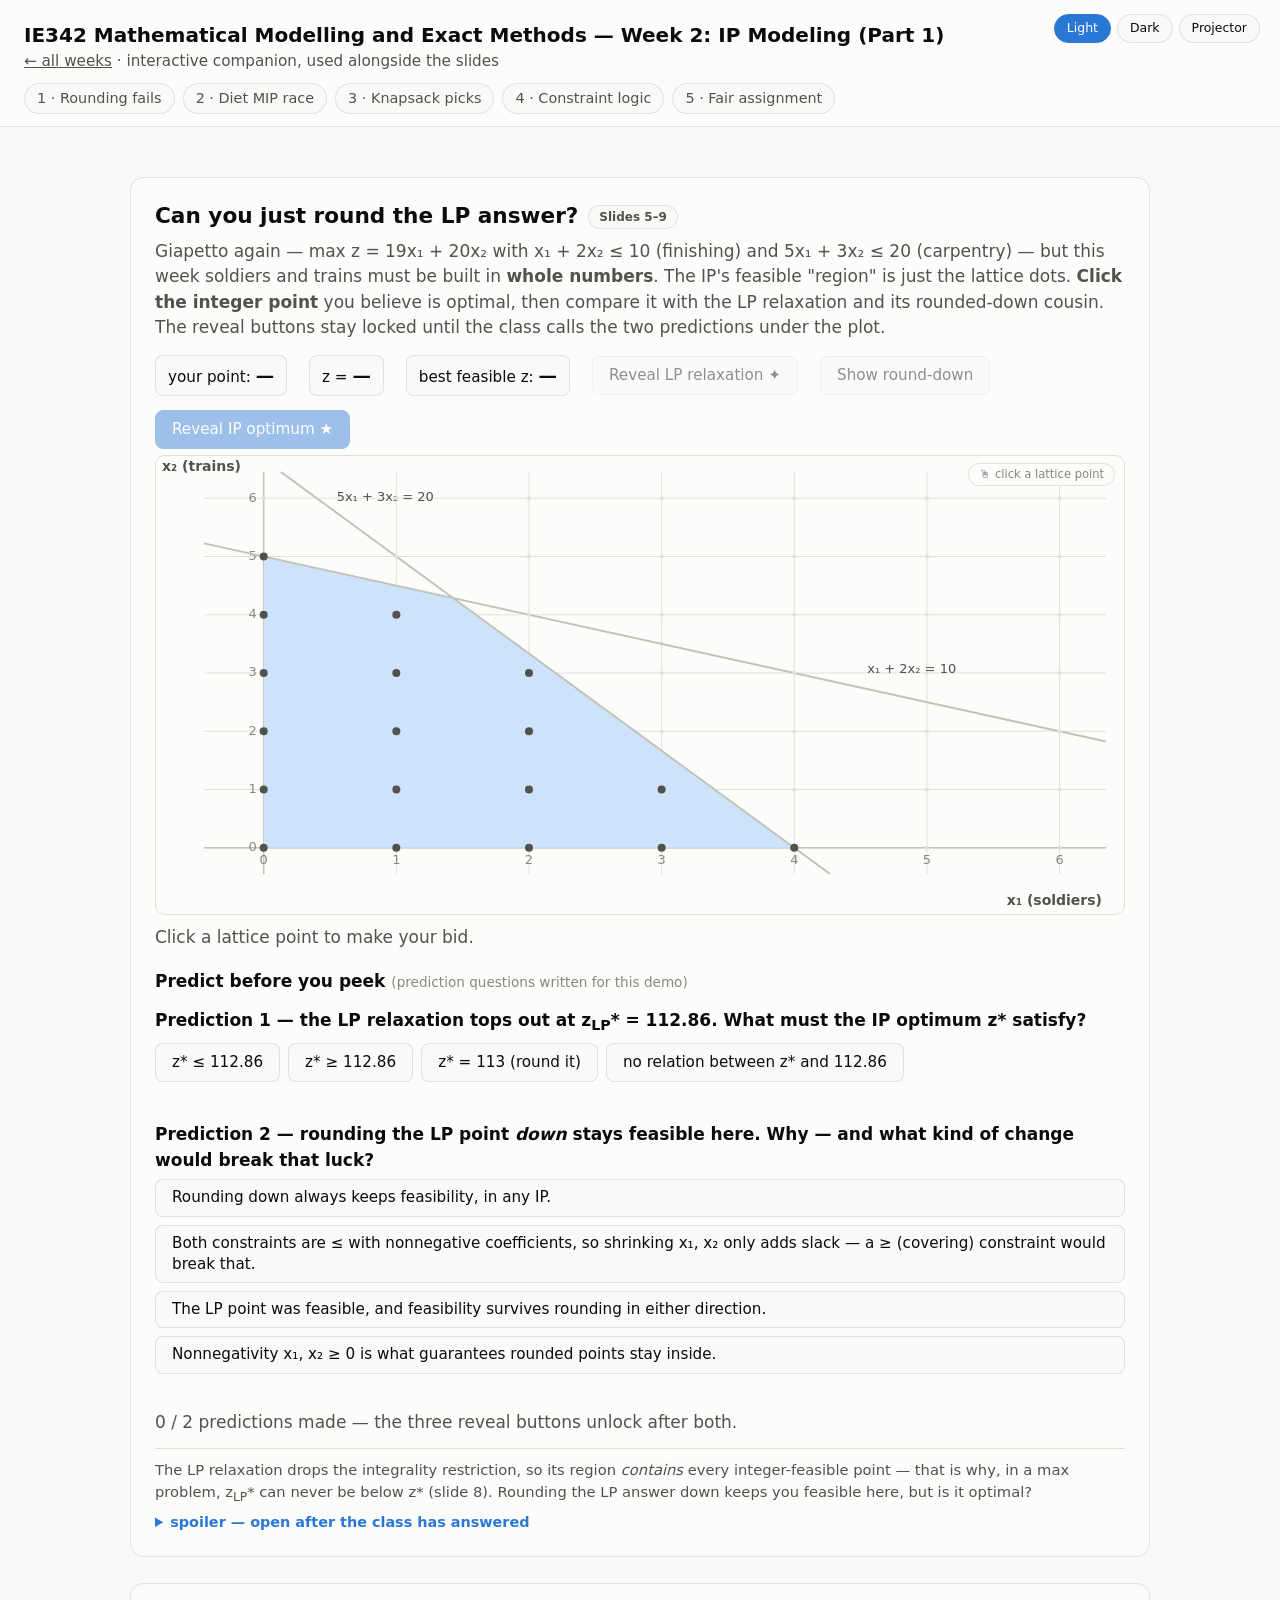
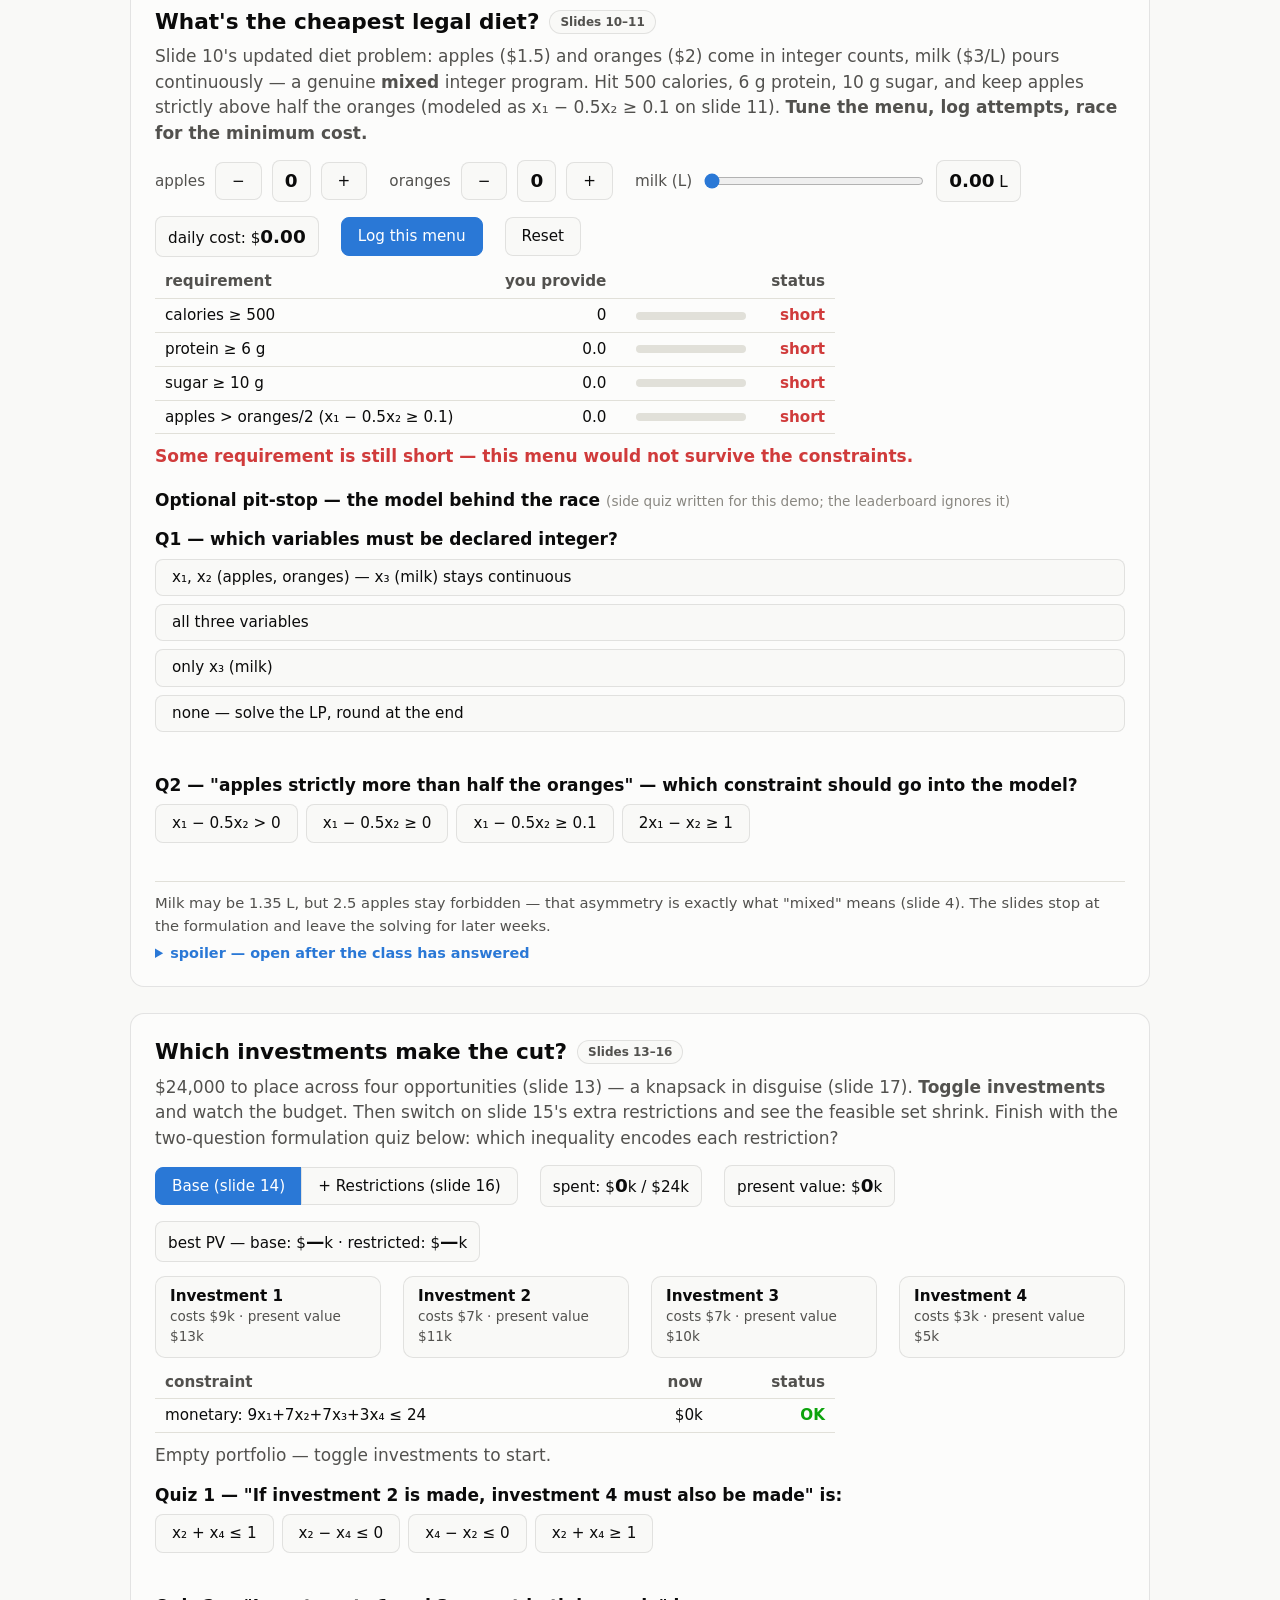
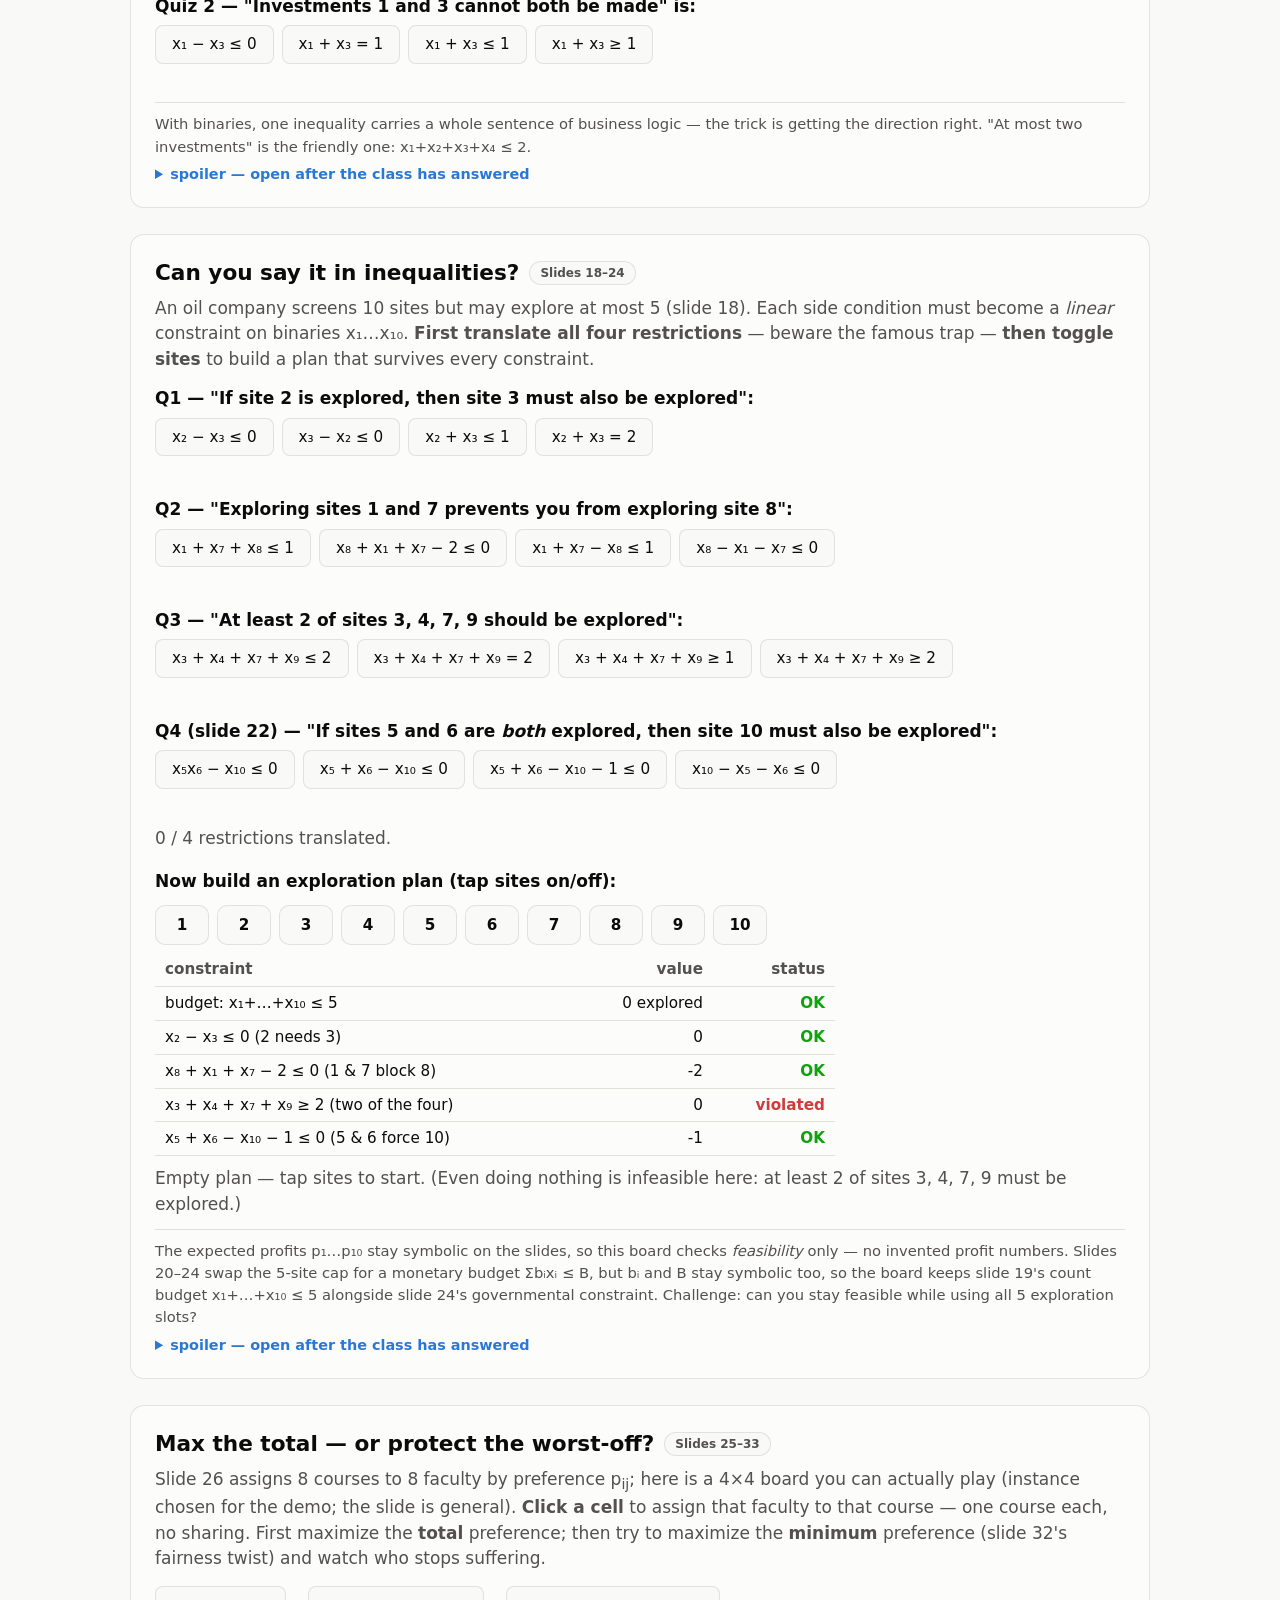
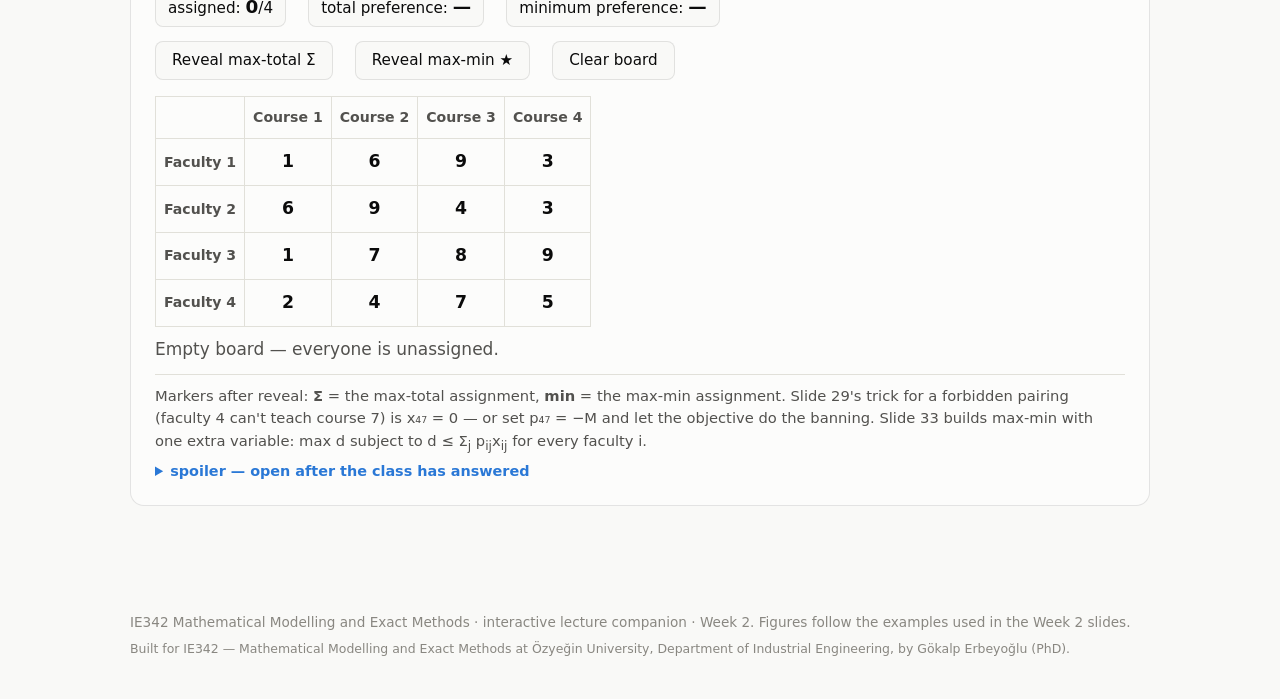
<file: week02.html>
<!DOCTYPE html>
<html lang="en">
<head>
<meta charset="UTF-8">
<meta name="viewport" content="width=device-width, initial-scale=1.0">
<title>IE342 · Week 2 — IP Modeling (Part 1) (Interactive)</title>
<link rel="stylesheet" href="assets/style.css">
<script src="assets/theme.js"></script>
<style>
  /* constraint checklist rows (diet, investments, oil sites) */
  table.cons {
    border-collapse: collapse;
    width: 100%;
    max-width: 680px;
    font-variant-numeric: tabular-nums;
    font-size: 0.95rem;
    margin-top: 8px;
  }
  table.cons th, table.cons td { padding: 5px 10px; border-bottom: 1px solid var(--grid); text-align: right; }
  table.cons td:first-child, table.cons th:first-child { text-align: left; }
  table.cons th { color: var(--ink-2); font-weight: 600; }
  .val-ok { color: var(--good); font-weight: 700; }
  .val-bad { color: var(--critical); font-weight: 700; }
  .bar { display: inline-block; width: 110px; height: 8px; background: var(--grid); border-radius: 99px; overflow: hidden; vertical-align: middle; }
  .bar i { display: block; height: 100%; background: var(--critical); }
  .bar.met i { background: var(--good); }

  /* investment cards + oil site chips */
  button.inv {
    text-align: left;
    line-height: 1.3;
    padding: 10px 14px;
    border-radius: 10px;
    flex: 1 1 190px;
    min-width: 150px;
  }
  button.inv.on { border-color: var(--s1); background: var(--region-fill); }
  button.inv .nm { font-weight: 700; }
  button.inv .dt { font-size: 0.85rem; color: var(--ink-2); }
  .sites { display: flex; flex-wrap: wrap; gap: 8px; margin: 10px 0 4px; }
  button.site { width: 54px; padding: 8px 0; text-align: center; border-radius: 10px; font-weight: 700; }
  button.site.on { background: var(--s1); border-color: var(--s1); color: #fff; }

  /* formulation quizzes */
  .quizq { margin: 14px 0 4px; }
  .quizq .qp { font-weight: 600; margin: 0 0 6px; }
  .qopts { display: flex; flex-wrap: wrap; gap: 8px; }
  .qopts button { font-variant-numeric: tabular-nums; }
  .qopts button.correct { border-color: var(--good); color: var(--good); font-weight: 700; }
  .qopts button.wrong { border-color: var(--critical); color: var(--critical); }
  .qstat { margin: 6px 0 0; font-size: 0.92rem; min-height: 1.4em; }

  /* modeling add-ons: reveal gate + optional side quizzes (widgets 1, 2, 5) */
  .qhead { font-weight: 600; margin: 18px 0 0; }
  .fine { font-weight: 400; font-size: 0.85rem; color: var(--muted); }
  .qopts.wide { flex-direction: column; align-items: stretch; }
  .qopts.wide button { text-align: left; line-height: 1.4; }

  /* preference matrix (assignment game) */
  table.pref { border-collapse: collapse; font-variant-numeric: tabular-nums; margin-top: 10px; }
  table.pref th, table.pref td { border: 1px solid var(--grid); text-align: center; padding: 10px 8px; min-width: 74px; }
  table.pref th { color: var(--ink-2); font-weight: 600; font-size: 0.88rem; }
  table.pref td.cell { cursor: pointer; font-weight: 700; font-size: 1.08rem; position: relative; }
  table.pref td.cell:hover { border-color: var(--axis); }
  table.pref td.sel { background: var(--region-fill); outline: 2px solid var(--s5); outline-offset: -2px; }
  table.pref td.rt::after {
    content: 'Σ'; position: absolute; top: 1px; right: 4px;
    font-size: 0.68rem; font-weight: 700; color: var(--s2);
  }
  table.pref td.rm::before {
    content: 'min'; position: absolute; bottom: 1px; left: 4px;
    font-size: 0.6rem; font-weight: 700; color: var(--s1);
  }
  .pref-wrap { overflow-x: auto; }
</style>
</head>
<body>

<header class="site">
  <h1>IE342 Mathematical Modelling and Exact Methods — Week 2: IP Modeling (Part 1)</h1>
  <div class="sub"><a href="index.html" style="color:inherit">← all weeks</a> · interactive companion, used alongside the slides</div>
  <div class="theme-switch" id="theme-switch"></div>
  <nav class="widgets">
    <a href="#relax">1 · Rounding fails</a>
    <a href="#diet">2 · Diet MIP race</a>
    <a href="#invest">3 · Knapsack picks</a>
    <a href="#oilsites">4 · Constraint logic</a>
    <a href="#fairshare">5 · Fair assignment</a>
  </nav>
</header>

<main>

<!-- ================= WIDGET 1 : GIAPETTO GOES INTEGER ================= -->
<section class="widget" id="relax">
  <h2>Can you just round the LP answer? <span class="chip">Slides 5–9</span></h2>
  <p class="howto">
    Giapetto again — max z = 19x₁ + 20x₂ with x₁ + 2x₂ ≤ 10 (finishing) and 5x₁ + 3x₂ ≤ 20
    (carpentry) — but this week soldiers and trains must be built in <b>whole numbers</b>.
    The IP's feasible "region" is just the lattice dots. <b>Click the integer point</b> you
    believe is optimal, then compare it with the LP relaxation and its rounded-down cousin.
    The reveal buttons stay locked until the class calls the two predictions under the plot.
  </p>
  <div class="controls">
    <span class="readout">your point: <b id="relax-pt">—</b></span>
    <span class="readout">z = <b id="relax-z">—</b></span>
    <span class="readout">best feasible z: <b id="relax-best">—</b></span>
    <button id="relax-lp" class="locked">Reveal LP relaxation ✦</button>
    <button id="relax-round" class="locked">Show round-down</button>
    <button id="relax-ip" class="primary locked">Reveal IP optimum ★</button>
  </div>
  <canvas class="viz" id="c-relax"></canvas>
  <p class="status info" id="relax-status">Click a lattice point to make your bid.</p>

  <p class="qp qhead">Predict before you peek <span class="fine">(prediction questions written for this demo)</span></p>
  <div class="quizq">
    <p class="qp">Prediction 1 — the LP relaxation tops out at z<sub>LP</sub>* = 112.86. What must the IP optimum z* satisfy?</p>
    <div class="qopts" id="relaxg1"></div>
    <p class="qstat status info" id="relaxg1-stat"></p>
  </div>
  <div class="quizq">
    <p class="qp">Prediction 2 — rounding the LP point <em>down</em> stays feasible here. Why — and what kind of change would break that luck?</p>
    <div class="qopts wide" id="relaxg2"></div>
    <p class="qstat status info" id="relaxg2-stat"></p>
  </div>
  <p class="status info" id="relaxg-score">0 / 2 predictions made — the three reveal buttons unlock after both.</p>
  <div class="note">
    The LP relaxation drops the integrality restriction, so its region <em>contains</em> every
    integer-feasible point — that is why, in a max problem, z<sub>LP</sub>* can never be below z*
    (slide 8). Rounding the LP answer down keeps you feasible here, but is it optimal?
    <details class="spoiler"><summary>spoiler — open after the class has answered</summary>
      LP relaxation: (x₁, x₂) = (10/7, 30/7) ≈ (1.43, 4.29) with z<sub>LP</sub>* = 112.86 (slide 7).
      Rounding down gives (1, 4) with z = 99 (slide 8) — feasible but <b>not</b> optimal.
      The IP optimum sits at (0, 5) with z* = 100 (slide 9), and it is not even a neighbor of the
      LP solution. Rounding can miss the true optimum — and in other instances it can even be infeasible.
    </details>
  </div>
</section>

<!-- ================= WIDGET 2 : DIET MIP ================= -->
<section class="widget" id="diet">
  <h2>What's the cheapest legal diet? <span class="chip">Slides 10–11</span></h2>
  <p class="howto">
    Slide 10's updated diet problem: apples ($1.5) and oranges ($2) come in integer counts, milk
    ($3/L) pours continuously — a genuine <b>mixed</b> integer program. Hit 500 calories, 6 g protein,
    10 g sugar, and keep apples strictly above half the oranges (modeled as x₁ − 0.5x₂ ≥ 0.1 on
    slide 11). <b>Tune the menu, log attempts, race for the minimum cost.</b>
  </p>
  <div class="controls">
    <span class="group">
      <label>apples</label>
      <button id="diet-am">−</button><span class="readout"><b id="diet-av">0</b></span><button id="diet-ap">+</button>
    </span>
    <span class="group">
      <label>oranges</label>
      <button id="diet-om">−</button><span class="readout"><b id="diet-ov">0</b></span><button id="diet-op">+</button>
    </span>
    <span class="group">
      <label>milk (L)</label>
      <input type="range" id="diet-milk" min="0" max="4" step="0.05" value="0">
      <span class="readout"><b id="diet-mv">0.00</b> L</span>
    </span>
  </div>
  <div class="controls">
    <span class="readout">daily cost: $<b id="diet-cost">0.00</b></span>
    <button id="diet-log" class="primary">Log this menu</button>
    <button id="diet-reset">Reset</button>
  </div>
  <table class="cons" id="diet-cons"></table>
  <p class="status info" id="diet-status"></p>
  <div style="overflow-x:auto"><table class="attempts" id="diet-att" style="display:none">
    <thead><tr><th>#</th><th>apples</th><th>oranges</th><th>milk (L)</th><th>cost ($)</th><th>verdict</th></tr></thead>
    <tbody></tbody>
  </table></div>

  <p class="qp qhead">Optional pit-stop — the model behind the race <span class="fine">(side quiz written for this demo; the leaderboard ignores it)</span></p>
  <div class="quizq">
    <p class="qp">Q1 — which variables must be declared integer?</p>
    <div class="qopts wide" id="dietq1"></div>
    <p class="qstat status info" id="dietq1-stat"></p>
  </div>
  <div class="quizq">
    <p class="qp">Q2 — "apples strictly more than half the oranges" — which constraint should go into the model?</p>
    <div class="qopts" id="dietq2"></div>
    <p class="qstat status info" id="dietq2-stat"></p>
  </div>
  <div class="note">
    Milk may be 1.35 L, but 2.5 apples stay forbidden — that asymmetry is exactly what "mixed"
    means (slide 4). The slides stop at the formulation and leave the solving for later weeks.
    <details class="spoiler"><summary>spoiler — open after the class has answered</summary>
      Cheapest menu (computed by enumerating the slide's model — the slides do not print it):
      <b>2 apples, 1 orange, 1.2 L milk → $8.60</b>, with protein (6.0 g) and sugar (10.0 g) both
      exactly tight. Note how the 0.1 in x₁ − 0.5x₂ ≥ 0.1 turns "strictly greater than half" into
      a constraint a solver can hold on to — strict inequalities themselves are off-limits.
    </details>
  </div>
</section>

<!-- ================= WIDGET 3 : INVESTMENT KNAPSACK ================= -->
<section class="widget" id="invest">
  <h2>Which investments make the cut? <span class="chip">Slides 13–16</span></h2>
  <p class="howto">
    $24,000 to place across four opportunities (slide 13) — a knapsack in disguise (slide 17).
    <b>Toggle investments</b> and watch the budget. Then switch on slide 15's extra restrictions
    and see the feasible set shrink. Finish with the two-question formulation quiz below:
    which inequality encodes each restriction?
  </p>
  <div class="controls">
    <span class="segwrap">
      <button class="seg active" id="inv-base">Base (slide 14)</button>
      <button class="seg" id="inv-restr">+ Restrictions (slide 16)</button>
    </span>
    <span class="readout">spent: $<b id="inv-spent">0</b>k / $24k</span>
    <span class="readout">present value: $<b id="inv-pv">0</b>k</span>
    <span class="readout">best PV — base: $<b id="inv-bb">—</b>k · restricted: $<b id="inv-br">—</b>k</span>
  </div>
  <div class="controls" id="inv-cards"></div>
  <table class="cons" id="inv-cons"></table>
  <p class="status info" id="inv-status"></p>

  <div class="quizq">
    <p class="qp">Quiz 1 — "If investment 2 is made, investment 4 must also be made" is:</p>
    <div class="qopts" id="invq1"></div>
    <p class="qstat status info" id="invq1-stat"></p>
  </div>
  <div class="quizq">
    <p class="qp">Quiz 2 — "Investments 1 and 3 cannot both be made" is:</p>
    <div class="qopts" id="invq2"></div>
    <p class="qstat status info" id="invq2-stat"></p>
  </div>

  <div class="note">
    With binaries, one inequality carries a whole sentence of business logic — the trick is
    getting the direction right. "At most two investments" is the friendly one: x₁+x₂+x₃+x₄ ≤ 2.
    <details class="spoiler"><summary>spoiler — open after the class has answered</summary>
      Base problem: only the all-four portfolio ($26k) busts the $24k budget, so the best is
      investments <b>{1, 2, 3} → PV $34k</b> at $23k spent. With slide 16's restrictions
      (x₁+x₂+x₃+x₄ ≤ 2, x₂ − x₄ ≤ 0, x₁ + x₃ ≤ 1) the best drops to <b>{1, 4} → PV $18k</b>.
      Both optima are found by enumerating the 16 portfolios — the slides pose "how would we solve
      this?" and leave the numbers to you. Extra constraints never help the objective: the feasible
      set only shrinks.
    </details>
  </div>
</section>

<!-- ================= WIDGET 4 : OIL SITES CONSTRAINT LOGIC ================= -->
<section class="widget" id="oilsites">
  <h2>Can you say it in inequalities? <span class="chip">Slides 18–24</span></h2>
  <p class="howto">
    An oil company screens 10 sites but may explore at most 5 (slide 18). Each side condition
    must become a <em>linear</em> constraint on binaries x₁…x₁₀. <b>First translate all four
    restrictions</b> — beware the famous trap — <b>then toggle sites</b> to build a plan that
    survives every constraint.
  </p>

  <div class="quizq">
    <p class="qp">Q1 — "If site 2 is explored, then site 3 must also be explored":</p>
    <div class="qopts" id="oilq1"></div>
    <p class="qstat status info" id="oilq1-stat"></p>
  </div>
  <div class="quizq">
    <p class="qp">Q2 — "Exploring sites 1 and 7 prevents you from exploring site 8":</p>
    <div class="qopts" id="oilq2"></div>
    <p class="qstat status info" id="oilq2-stat"></p>
  </div>
  <div class="quizq">
    <p class="qp">Q3 — "At least 2 of sites 3, 4, 7, 9 should be explored":</p>
    <div class="qopts" id="oilq3"></div>
    <p class="qstat status info" id="oilq3-stat"></p>
  </div>
  <div class="quizq">
    <p class="qp">Q4 (slide 22) — "If sites 5 and 6 are <em>both</em> explored, then site 10 must also be explored":</p>
    <div class="qopts" id="oilq4"></div>
    <p class="qstat status info" id="oilq4-stat"></p>
  </div>
  <p class="status info" id="oilq-score">0 / 4 restrictions translated.</p>

  <p class="qp" style="margin:18px 0 0;font-weight:600">Now build an exploration plan (tap sites on/off):</p>
  <div class="sites" id="oil-sites"></div>
  <table class="cons" id="oil-cons"></table>
  <p class="status info" id="oil-status"></p>
  <div class="note">
    The expected profits p₁…p₁₀ stay symbolic on the slides, so this board checks
    <em>feasibility</em> only — no invented profit numbers. Slides 20–24 swap the 5-site cap for a
    monetary budget Σbᵢxᵢ ≤ B, but bᵢ and B stay symbolic too, so the board keeps slide 19's
    count budget x₁+…+x₁₀ ≤ 5 alongside slide 24's governmental constraint. Challenge: can you
    stay feasible while using all 5 exploration slots?
    <details class="spoiler"><summary>spoiler — open after the class has answered</summary>
      One 5-site feasible plan: <b>{1, 3, 4, 7, 9}</b> — count 5 ≤ 5; site 2 unexplored so
      x₂ − x₃ ≤ 0 holds; x₁+x₇+x₈ = 2 ≤ 2 (just barely legal); x₃+x₄+x₇+x₉ = 4 ≥ 2;
      x₅+x₆−x₁₀ = 0 ≤ 1. And the trap: x₅x₆ − x₁₀ ≤ 0 says the right thing for binaries, but a
      product of variables is <b>not linear</b> — slide 24 replaces it with x₅ + x₆ − x₁₀ ≤ 1.
    </details>
  </div>
</section>

<!-- ================= WIDGET 5 : FAIR ASSIGNMENT ================= -->
<section class="widget" id="fairshare">
  <h2>Max the total — or protect the worst-off? <span class="chip">Slides 25–33</span></h2>
  <p class="howto">
    Slide 26 assigns 8 courses to 8 faculty by preference p<sub>ij</sub>; here is a 4×4 board you
    can actually play (instance chosen for the demo; the slide is general). <b>Click a cell</b> to
    assign that faculty to that course — one course each, no sharing. First maximize the
    <b>total</b> preference; then try to maximize the <b>minimum</b> preference (slide 32's
    fairness twist) and watch who stops suffering.
  </p>
  <div class="controls">
    <span class="readout">assigned: <b id="fs-n">0</b>/4</span>
    <span class="readout">total preference: <b id="fs-tot">—</b></span>
    <span class="readout">minimum preference: <b id="fs-min">—</b></span>
  </div>
  <div class="controls">
    <button id="fs-rt">Reveal max-total Σ</button>
    <button id="fs-rm">Reveal max-min ★</button>
    <button id="fs-clear">Clear board</button>
  </div>
  <div class="pref-wrap"><table class="pref" id="fs-table"></table></div>
  <p class="status info" id="fs-status">Empty board — everyone is unassigned.</p>

  <div id="fs-debrief" style="display:none">
    <p class="qp qhead">Debrief — you played it, now formulate it <span class="fine">(post-game quiz written for this demo board)</span></p>
    <div class="quizq">
      <p class="qp">Q1 — which <em>linear</em> formulation maximizes the worst-off faculty?</p>
      <div class="qopts wide" id="fsq1"></div>
      <p class="qstat status info" id="fsq1-stat"></p>
    </div>
    <div class="quizq">
      <p class="qp">Q2 — new department rule: Faculty 4 cannot teach Course 3. How do you encode it?</p>
      <div class="qopts" id="fsq2"></div>
      <p class="qstat status info" id="fsq2-stat"></p>
    </div>
  </div>
  <div class="note">
    Markers after reveal: <b>Σ</b> = the max-total assignment, <b>min</b> = the max-min assignment.
    Slide 29's trick for a forbidden pairing (faculty 4 can't teach course 7) is x₄₇ = 0 — or set
    p₄₇ = −M and let the objective do the banning. Slide 33 builds max-min with one extra variable:
    max d subject to d ≤ Σ<sub>j</sub> p<sub>ij</sub>x<sub>ij</sub> for every faculty i.
    <details class="spoiler"><summary>spoiler — open after the class has answered</summary>
      Max-total: F1→C3, F2→C2, F3→C4, F4→C1 for a total of <b>29</b> — three faculty score a 9,
      and faculty 4 is stuck with a <b>2</b>. Max-min: F1→C2, F2→C1, F3→C4, F4→C3 lifts the
      worst-off to <b>6</b> while the total only drops to 28. Fairness cost one point here — it
      can cost more. And slide 27's teaser: the assignment problem is the <em>easy</em> one — its
      LP relaxation already lands on integer corners, while the innocent-looking knapsack has no
      such luck.
    </details>
  </div>
</section>

</main>

<footer class="site">
  IE342 Mathematical Modelling and Exact Methods · interactive lecture companion · Week 2.
  Figures follow the examples used in the Week 2 slides.
  <div class="credit">Built for IE342 — Mathematical Modelling and Exact Methods at Özyeğin University, Department of Industrial Engineering, by Gökalp Erbeyoğlu (PhD).</div>
</footer>

<script src="assets/viz.js"></script>
<script>
const el = id => document.getElementById(id);
const fmt = (v, d = 2) => Number(v).toFixed(d);
window.HOOKS = {};

/* ============================================================
   WIDGET 1 — Giapetto goes integer (slides 5-9)
   max 19x1 + 20x2, x1+2x2<=10, 5x1+3x2<=20, x>=0 integer.
   LP relax (10/7, 30/7) z=112.86; round-down (1,4) z=99; IP opt (0,5) z=100.
   ============================================================ */
(() => {
  const canvas = el('c-relax');
  VIZ.hint(canvas, '🖱 click a lattice point');
  const view = { x0: -0.45, x1: 6.35, y0: -0.45, y1: 6.45 };
  const LP = [10 / 7, 30 / 7];
  const z = (a, b) => 19 * a + 20 * b;
  const feas = (a, b) => a >= 0 && b >= 0 && a + 2 * b <= 10 && 5 * a + 3 * b <= 20;
  let guess = null, best = null, showLP = false, showRound = false, showIP = false, lastPlot = null;

  // clip a line a*x + b*y = c to the view box, return [[x,y],[x,y]] or null
  function clipLine(a, b, c) {
    const pts = [];
    const { x0, x1, y0, y1 } = view;
    if (Math.abs(b) > 1e-12) {
      [[x0, (c - a * x0) / b], [x1, (c - a * x1) / b]].forEach(([x, y]) => {
        if (y >= y0 - 1e-9 && y <= y1 + 1e-9) pts.push([x, y]);
      });
    }
    if (Math.abs(a) > 1e-12) {
      [[(c - b * y0) / a, y0], [(c - b * y1) / a, y1]].forEach(([x, y]) => {
        if (x >= x0 - 1e-9 && x <= x1 + 1e-9) pts.push([x, y]);
      });
    }
    return pts.length >= 2 ? [pts[0], pts[pts.length - 1]] : null;
  }

  function seg(p, t, a, b, c, color, dash) {
    const s = clipLine(a, b, c);
    if (!s) return;
    const { ctx, X, Y } = p;
    ctx.save();
    ctx.strokeStyle = color;
    ctx.lineWidth = 2;
    if (dash) ctx.setLineDash([6, 5]);
    ctx.beginPath();
    ctx.moveTo(X(s[0][0]), Y(s[0][1]));
    ctx.lineTo(X(s[1][0]), Y(s[1][1]));
    ctx.stroke();
    ctx.restore();
  }

  function draw() {
    const p = VIZ.plot(canvas, view);
    const t = VIZ.theme();
    lastPlot = p;
    VIZ.axes(p, t, { xticks: [0, 1, 2, 3, 4, 5, 6], yticks: [0, 1, 2, 3, 4, 5, 6], xlabel: 'x₁ (soldiers)', ylabel: 'x₂ (trains)' });
    const { ctx, X, Y } = p;

    // LP feasible region: (0,0) (4,0) (10/7,30/7) (0,5)
    ctx.save();
    ctx.beginPath();
    ctx.moveTo(X(0), Y(0)); ctx.lineTo(X(4), Y(0)); ctx.lineTo(X(LP[0]), Y(LP[1])); ctx.lineTo(X(0), Y(5));
    ctx.closePath();
    ctx.fillStyle = t.region;
    ctx.fill();
    ctx.restore();

    seg(p, t, 1, 2, 10, t.axis);
    seg(p, t, 5, 3, 20, t.axis);
    VIZ.label(p, 'x₁ + 2x₂ = 10', 4.55, 2.95, t.ink2, { size: 13 });
    VIZ.label(p, '5x₁ + 3x₂ = 20', 0.55, 5.9, t.ink2, { size: 13 });

    // integer lattice: IP's real feasible set
    for (let a = 0; a <= 6; a++) {
      for (let b = 0; b <= 6; b++) {
        const ok = feas(a, b);
        ctx.save();
        ctx.beginPath();
        ctx.arc(X(a), Y(b), ok ? 4 : 2, 0, 2 * Math.PI);
        ctx.fillStyle = ok ? t.ink2 : t.grid;
        ctx.fill();
        ctx.restore();
      }
    }

    if (showLP) {
      seg(p, t, 19, 20, z(LP[0], LP[1]), t.s1, true);
      VIZ.dot(p, LP[0], LP[1], t.s1, 7, true);
      VIZ.label(p, '(10/7, 30/7)  z = 112.86', LP[0], LP[1], t.s1, { dx: 12, dy: -10, bold: true });
    }
    if (showRound) {
      if (showLP) {
        ctx.save();
        ctx.strokeStyle = t.s1;
        ctx.setLineDash([3, 4]);
        ctx.lineWidth = 1.5;
        ctx.beginPath();
        ctx.moveTo(X(LP[0]), Y(LP[1]));
        ctx.lineTo(X(1), Y(4));
        ctx.stroke();
        ctx.restore();
      }
      VIZ.dot(p, 1, 4, t.s1, 6);
      VIZ.label(p, 'rounded down: (1, 4)  z = 99', 1, 4, t.s1, { dx: 12, dy: 20, size: 13, baseline: 'top' });
    }
    if (showIP) {
      VIZ.star(p, 0, 5, t.s2, 11);
      VIZ.label(p, 'IP optimum (0, 5)  z* = 100', 0, 5, t.s2, { dx: 14, dy: -8, bold: true });
    }
    if (guess) {
      VIZ.dot(p, guess[0], guess[1], feas(guess[0], guess[1]) ? t.s5 : t.bad, 7, true);
    }
  }

  canvas.addEventListener('pointerdown', ev => {
    if (!lastPlot) return;
    const { px, py } = VIZ.pointer(canvas, ev);
    const a = Math.max(0, Math.min(6, Math.round(lastPlot.invX(px))));
    const b = Math.max(0, Math.min(6, Math.round(lastPlot.invY(py))));
    guess = [a, b];
    const st = el('relax-status');
    el('relax-pt').textContent = '(' + a + ', ' + b + ')';
    if (feas(a, b)) {
      const v = z(a, b);
      el('relax-z').textContent = String(v);
      if (best === null || v > best) best = v;
      el('relax-best').textContent = String(best);
      st.className = 'status ok';
      st.textContent = '(' + a + ', ' + b + ') is feasible: z = 19·' + a + ' + 20·' + b + ' = ' + v + '. Can any lattice point beat it?';
    } else {
      el('relax-z').textContent = 'infeasible';
      const bad = [];
      if (a + 2 * b > 10) bad.push('finishing (x₁+2x₂ = ' + (a + 2 * b) + ' > 10)');
      if (5 * a + 3 * b > 20) bad.push('carpentry (5x₁+3x₂ = ' + (5 * a + 3 * b) + ' > 20)');
      st.className = 'status bad';
      st.textContent = '(' + a + ', ' + b + ') breaks ' + bad.join(' and ') + '.';
    }
    draw();
  });

  // gate (modeling first): the reveals stay locked until both prediction
  // MCQs under the plot are solved — the unlock code lives further down
  // ("WIDGET 1 (gate)"), after the shared quiz helper is defined.
  const gateLocked = () => el('relax-lp').classList.contains('locked');
  function gateNudge() {
    const st = el('relax-status');
    st.className = 'status info';
    st.textContent = 'Locked — call the two predictions under the plot first, then compare away.';
  }

  el('relax-lp').addEventListener('click', () => {
    if (gateLocked()) { gateNudge(); return; }
    showLP = !showLP;
    el('relax-lp').textContent = showLP ? 'Hide LP relaxation' : 'Reveal LP relaxation ✦';
    draw();
  });
  el('relax-round').addEventListener('click', () => {
    if (gateLocked()) { gateNudge(); return; }
    showRound = !showRound;
    el('relax-round').textContent = showRound ? 'Hide round-down' : 'Show round-down';
    draw();
  });
  el('relax-ip').addEventListener('click', () => {
    if (gateLocked()) { gateNudge(); return; }
    showIP = !showIP;
    el('relax-ip').textContent = showIP ? 'Hide IP optimum' : 'Reveal IP optimum ★';
    draw();
  });
  VIZ.register(canvas, draw);
})();

/* ============================================================
   WIDGET 2 — diet MIP (slides 10-11)
   min 1.5x1 + 2x2 + 3x3
   70x1+90x2+400x3 >= 500; 0.5x1+0.2x2+4x3 >= 6; 2x1+3x2+2.5x3 >= 10;
   x1-0.5x2 >= 0.1; x1,x2 integer >= 0; x3 >= 0.
   Optimum (computed, not on slides): (2, 1, 1.2) -> $8.60.
   ============================================================ */
(() => {
  let a = 0, b = 0, m = 0;
  const attempts = [];
  const cost = () => 1.5 * a + 2 * b + 3 * m;
  const CONS = [
    { name: 'calories ≥ 500', lhs: () => 70 * a + 90 * b + 400 * m, req: 500, d: 0 },
    { name: 'protein ≥ 6 g', lhs: () => 0.5 * a + 0.2 * b + 4 * m, req: 6, d: 1 },
    { name: 'sugar ≥ 10 g', lhs: () => 2 * a + 3 * b + 2.5 * m, req: 10, d: 1 },
    { name: 'apples > oranges/2 (x₁ − 0.5x₂ ≥ 0.1)', lhs: () => a - 0.5 * b, req: 0.1, d: 1 },
  ];
  const feasible = () => CONS.every(c => c.lhs() >= c.req - 1e-9);

  function render() {
    el('diet-av').textContent = String(a);
    el('diet-ov').textContent = String(b);
    el('diet-mv').textContent = fmt(m, 2);
    el('diet-cost').textContent = fmt(cost(), 2);
    let html = '<thead><tr><th>requirement</th><th>you provide</th><th></th><th>status</th></tr></thead><tbody>';
    CONS.forEach(c => {
      const v = c.lhs();
      const ok = v >= c.req - 1e-9;
      const w = Math.max(0, Math.min(100, (v / c.req) * 100));
      html += '<tr><td>' + c.name + '</td><td>' + fmt(v, c.d) + '</td>' +
        '<td><span class="bar' + (ok ? ' met' : '') + '"><i style="width:' + fmt(w, 0) + '%"></i></span></td>' +
        '<td class="' + (ok ? 'val-ok' : 'val-bad') + '">' + (ok ? 'met' : 'short') + '</td></tr>';
    });
    html += '</tbody>';
    el('diet-cons').innerHTML = html;
    const st = el('diet-status');
    if (feasible()) {
      st.className = 'status ok';
      st.textContent = 'Feasible menu at $' + fmt(cost(), 2) + ' — log it, then squeeze the cost.';
    } else {
      st.className = 'status bad';
      st.textContent = 'Some requirement is still short — this menu would not survive the constraints.';
    }
  }

  function renderAttempts() {
    const tb = el('diet-att').querySelector('tbody');
    const feasCosts = attempts.filter(r => r.f).map(r => r.c);
    const bestC = feasCosts.length ? Math.min(...feasCosts) : null;
    tb.innerHTML = attempts.map(r =>
      '<tr class="' + (!r.f ? 'infeasible' : (r.c === bestC ? 'best' : '')) + '"><td>' + r.n + '</td><td>' + r.a +
      '</td><td>' + r.b + '</td><td>' + fmt(r.m, 2) + '</td><td>' + fmt(r.c, 2) + '</td><td>' +
      (r.f ? 'feasible' : 'infeasible') + '</td></tr>').join('');
    el('diet-att').style.display = attempts.length ? '' : 'none';
  }

  el('diet-ap').addEventListener('click', () => { a = Math.min(12, a + 1); render(); });
  el('diet-am').addEventListener('click', () => { a = Math.max(0, a - 1); render(); });
  el('diet-op').addEventListener('click', () => { b = Math.min(12, b + 1); render(); });
  el('diet-om').addEventListener('click', () => { b = Math.max(0, b - 1); render(); });
  el('diet-milk').addEventListener('input', () => { m = +el('diet-milk').value; render(); });
  el('diet-log').addEventListener('click', () => {
    attempts.push({ n: attempts.length + 1, a, b, m, c: cost(), f: feasible() });
    renderAttempts();
  });
  el('diet-reset').addEventListener('click', () => {
    a = 0; b = 0; m = 0;
    el('diet-milk').value = '0';
    render();
  });
  HOOKS.diet = () => (feasible() ? cost() : null);
  render();
})();

/* ============================================================
   WIDGET 3 — investment knapsack (slides 13-16)
   max 13x1+11x2+10x3+5x4, 9x1+7x2+7x3+3x4 <= 24, x binary.
   Restrictions (slide 16): sum <= 2, x2-x4 <= 0, x1+x3 <= 1.
   ============================================================ */
(() => {
  const COST = [9, 7, 7, 3], PV = [13, 11, 10, 5];
  let x = [0, 0, 0, 0], mode = 'base', bestBase = null, bestRestr = null, touched = false;

  const spent = () => x.reduce((s, v, i) => s + v * COST[i], 0);
  const pv = () => x.reduce((s, v, i) => s + v * PV[i], 0);

  function consList() {
    const c = [{ name: 'monetary: 9x₁+7x₂+7x₃+3x₄ ≤ 24', val: spent(), ok: spent() <= 24, show: '$' + spent() + 'k' }];
    if (mode === 'restr') {
      c.push({ name: 'amount: x₁+x₂+x₃+x₄ ≤ 2', val: x.reduce((s, v) => s + v, 0), ok: x.reduce((s, v) => s + v, 0) <= 2, show: String(x.reduce((s, v) => s + v, 0)) });
      c.push({ name: 'dependency: x₂ − x₄ ≤ 0', val: x[1] - x[3], ok: x[1] - x[3] <= 0, show: String(x[1] - x[3]) });
      c.push({ name: 'dependency: x₁ + x₃ ≤ 1', val: x[0] + x[2], ok: x[0] + x[2] <= 1, show: String(x[0] + x[2]) });
    }
    return c;
  }
  const feasible = () => consList().every(c => c.ok);

  function render() {
    el('inv-cards').innerHTML = COST.map((c, i) =>
      '<button class="inv' + (x[i] ? ' on' : '') + '" data-i="' + i + '" aria-pressed="' + (x[i] ? 'true' : 'false') + '">' +
      '<span class="nm">Investment ' + (i + 1) + (x[i] ? ' ✓' : '') + '</span><br>' +
      '<span class="dt">costs $' + c + 'k · present value $' + PV[i] + 'k</span></button>').join('');
    el('inv-cards').querySelectorAll('button.inv').forEach(btn =>
      btn.addEventListener('click', () => { const i = +btn.dataset.i; x[i] = 1 - x[i]; touched = true; render(); }));

    el('inv-spent').textContent = String(spent());
    el('inv-pv').textContent = String(pv());
    let html = '<thead><tr><th>constraint</th><th>now</th><th>status</th></tr></thead><tbody>';
    consList().forEach(c => {
      html += '<tr><td>' + c.name + '</td><td>' + c.show + '</td><td class="' + (c.ok ? 'val-ok' : 'val-bad') + '">' + (c.ok ? 'OK' : 'violated') + '</td></tr>';
    });
    html += '</tbody>';
    el('inv-cons').innerHTML = html;

    const st = el('inv-status');
    if (feasible()) {
      if (touched) {
        if (mode === 'base') { if (bestBase === null || pv() > bestBase) bestBase = pv(); }
        else if (bestRestr === null || pv() > bestRestr) bestRestr = pv();
      }
      st.className = touched ? 'status ok' : 'status info';
      st.textContent = touched
        ? 'Feasible portfolio: PV $' + pv() + 'k for $' + spent() + 'k. Better one out there?'
        : 'Empty portfolio — toggle investments to start.';
    } else {
      st.className = 'status bad';
      st.textContent = 'Infeasible portfolio — check the red rows above.';
    }
    el('inv-bb').textContent = bestBase === null ? '—' : String(bestBase);
    el('inv-br').textContent = bestRestr === null ? '—' : String(bestRestr);
  }

  el('inv-base').addEventListener('click', () => {
    mode = 'base';
    el('inv-base').classList.add('active'); el('inv-restr').classList.remove('active');
    render();
  });
  el('inv-restr').addEventListener('click', () => {
    mode = 'restr';
    el('inv-restr').classList.add('active'); el('inv-base').classList.remove('active');
    render();
  });
  render();

  /* --- formulation quizzes (slides 15-16) --- */
  function quiz(hostId, statId, opts, onSolved) {
    const host = el(hostId), stat = el(statId);
    let solved = false;
    host.innerHTML = opts.map((o, i) => '<button data-i="' + i + '">' + o.t + '</button>').join('');
    host.querySelectorAll('button').forEach(btn => btn.addEventListener('click', () => {
      const o = opts[+btn.dataset.i];
      if (o.ok) {
        host.querySelectorAll('button').forEach(q => q.classList.remove('wrong'));
        btn.classList.add('correct');
        stat.className = 'qstat status ok';
        stat.textContent = '✓ ' + o.msg;
        if (!solved) { solved = true; if (onSolved) onSolved(); }
      } else {
        btn.classList.add('wrong');
        stat.className = 'qstat status bad';
        stat.textContent = '✗ ' + o.msg;
      }
    }));
  }

  quiz('invq1', 'invq1-stat', [
    { t: 'x₂ + x₄ ≤ 1', ok: false, msg: 'That forbids doing BOTH — mutual exclusion, not a prerequisite.' },
    { t: 'x₂ − x₄ ≤ 0', ok: true, msg: 'If x₂ = 1 the inequality forces x₄ = 1; if x₂ = 0, x₄ stays free. Exactly slide 16.' },
    { t: 'x₄ − x₂ ≤ 0', ok: false, msg: 'Backwards — this makes investment 2 a prerequisite for investment 4.' },
    { t: 'x₂ + x₄ ≥ 1', ok: false, msg: 'That forces at least one of them in EVERY plan — even when we want neither.' },
  ]);
  quiz('invq2', 'invq2-stat', [
    { t: 'x₁ − x₃ ≤ 0', ok: false, msg: 'That is a prerequisite (1 needs 3), not a conflict.' },
    { t: 'x₁ + x₃ = 1', ok: false, msg: 'Equality forces EXACTLY one of them — but investing in neither must stay allowed.' },
    { t: 'x₁ + x₃ ≤ 1', ok: true, msg: 'At most one of the pair — the conflict constraint on slide 16.' },
    { t: 'x₁ + x₃ ≥ 1', ok: false, msg: 'That demands at least one of the two conflicting investments — the opposite of a ban.' },
  ]);
  window.__invQuiz = quiz; // reused by widget 4
})();

/* ============================================================
   WIDGET 1 (gate) — predict before you peek (slides 7-9)
   Sits after widget 3 because it reuses the shared quiz helper.
   Both checked answers derive from numbers already on this page:
   z_LP* = 112.86 (spoiler / plot label) and the feasible
   round-down (1, 4) under x₁+2x₂ ≤ 10, 5x₁+3x₂ ≤ 20.
   ============================================================ */
(() => {
  const quiz = window.__invQuiz;
  let solved = 0;
  const unlock = () => {
    solved += 1;
    const sc = el('relaxg-score');
    if (solved >= 2) {
      ['relax-lp', 'relax-round', 'relax-ip'].forEach(id => el(id).classList.remove('locked'));
      sc.className = 'status ok';
      sc.textContent = '✓ 2 / 2 — reveals unlocked. Compare your best lattice point with the LP relaxation, its round-down, and the IP optimum.';
    } else {
      sc.textContent = '1 / 2 predictions made — one more and the reveals unlock.';
    }
  };

  quiz('relaxg1', 'relaxg1-stat', [
    { t: 'z* ≤ 112.86', ok: true, msg: 'The LP region contains every integer-feasible point, so no lattice point can beat 112.86 — in a max problem, z_LP* is an upper bound on z* (slide 8).' },
    { t: 'z* ≥ 112.86', ok: false, msg: 'Backwards — the IP picks from FEWER points (just the lattice dots), and maximizing over a subset can never do better than the whole region.' },
    { t: 'z* = 113 (round it)', ok: false, msg: 'Rounding an objective VALUE means nothing — and 113 > 112.86 would put the IP above its own relaxation, impossible in a max problem.' },
    { t: 'no relation between z* and 112.86', ok: false, msg: 'There is one, and it is the whole point of relaxations: every IP-feasible point is LP-feasible, so the LP optimum bounds the IP optimum from above (slide 8).' },
  ], unlock);
  quiz('relaxg2', 'relaxg2-stat', [
    { t: 'Rounding down always keeps feasibility, in any IP.', ok: false, msg: 'Only when every constraint tolerates smaller x. With a covering (≥) requirement, shrinking the variables can dip below it — the spoiler warns rounding "can even be infeasible" elsewhere.' },
    { t: 'Both constraints are ≤ with nonnegative coefficients, so shrinking x₁, x₂ only adds slack — a ≥ (covering) constraint would break that.', ok: true, msg: 'Exactly: x₁+2x₂ ≤ 10 and 5x₁+3x₂ ≤ 20 can only get looser when x shrinks. Add an "at least…" row and rounding down could violate it.' },
    { t: 'The LP point was feasible, and feasibility survives rounding in either direction.', ok: false, msg: 'It does not — round UP to (2, 5) and finishing gives 2 + 2·5 = 12 > 10. Direction matters; down only works because both rows are ≤ with nonnegative coefficients.' },
    { t: 'Nonnegativity x₁, x₂ ≥ 0 is what guarantees rounded points stay inside.', ok: false, msg: 'Nonnegativity does survive rounding down, but the real guards are the ≤ resource rows with nonnegative coefficients — a ≥ (covering) row would not be so forgiving.' },
  ], unlock);
})();

/* ============================================================
   WIDGET 2 (side quiz) — the model behind the diet race (slides 10-11)
   Optional, never blocks the leaderboard race. Grounded in the
   page's own setup: integer steppers for apples/oranges, a
   continuous slider for milk, and slide 11's x₁ − 0.5x₂ ≥ 0.1.
   ============================================================ */
(() => {
  const quiz = window.__invQuiz;
  quiz('dietq1', 'dietq1-stat', [
    { t: 'x₁, x₂ (apples, oranges) — x₃ (milk) stays continuous', ok: true, msg: 'The steppers count whole fruits; the slider pours milk by the 0.05 L. Integer and continuous variables side by side — that is exactly the M in MIP (slide 4).' },
    { t: 'all three variables', ok: false, msg: 'Milk at 1.35 L is perfectly legal — force x₃ integer and you cut off menus the problem allows (and likely pay more for it).' },
    { t: 'only x₃ (milk)', ok: false, msg: 'Backwards — milk is the continuous one. It is 2.5 APPLES that must stay forbidden.' },
    { t: 'none — solve the LP, round at the end', ok: false, msg: 'Widget 1 exists to bury this idea: rounding an LP answer can be suboptimal or even infeasible. Integrality goes INTO the model, not after it.' },
  ]);
  quiz('dietq2', 'dietq2-stat', [
    { t: 'x₁ − 0.5x₂ > 0', ok: false, msg: 'Says the right thing, but solvers only accept ≥, ≤, = — strict inequalities are off-limits, which is precisely why slide 11 does not write this.' },
    { t: 'x₁ − 0.5x₂ ≥ 0', ok: false, msg: 'Allows equality: 1 apple, 2 oranges gives x₁ − 0.5x₂ = 0 — that is "at least half", not "strictly more".' },
    { t: 'x₁ − 0.5x₂ ≥ 0.1', ok: true, msg: 'Works — it is what slide 11 (and this page\'s checker) uses. But the 0.1 is arbitrary: why not 0.01? Since x₁, x₂ are integer, one of the other options does it with no epsilon at all.' },
    { t: '2x₁ − x₂ ≥ 1', ok: true, msg: 'The sharp one: with x₁, x₂ integer the left side is an integer, so "> 0" is exactly "≥ 1" — no arbitrary epsilon. It works precisely BECAUSE the variables are integer.' },
  ]);
})();

/* ============================================================
   WIDGET 4 — oil sites: constraint logic + plan tester (slides 18-24)
   sum(x) <= 5; x2-x3 <= 0; x1+x7+x8 <= 2; x3+x4+x7+x9 >= 2;
   x5+x6-x10 <= 1 (the linearized governmental restriction, slide 24).
   ============================================================ */
(() => {
  const quiz = window.__invQuiz;
  let score = 0;
  const bump = () => { score += 1; el('oilq-score').textContent = score + ' / 4 restrictions translated.'; };

  quiz('oilq1', 'oilq1-stat', [
    { t: 'x₂ − x₃ ≤ 0', ok: true, msg: 'Exploring 2 forces 3; skipping 2 leaves 3 free (slide 19).' },
    { t: 'x₃ − x₂ ≤ 0', ok: false, msg: 'Backwards — this would make site 2 a prerequisite for site 3.' },
    { t: 'x₂ + x₃ ≤ 1', ok: false, msg: 'That BANS exploring both together — the restriction wants them together.' },
    { t: 'x₂ + x₃ = 2', ok: false, msg: 'That forces exploring both sites in every plan, no matter what.' },
  ], bump);
  quiz('oilq2', 'oilq2-stat', [
    { t: 'x₁ + x₇ + x₈ ≤ 1', ok: false, msg: 'Too strong — it even bans exploring 1 and 7 together with 8 untouched.' },
    { t: 'x₈ + x₁ + x₇ − 2 ≤ 0', ok: true, msg: 'All three together sum to 3 > 2 — forbidden; any two are fine (slide 19).' },
    { t: 'x₁ + x₇ − x₈ ≤ 1', ok: false, msg: 'Careful: with 1 and 7 explored this FORCES x₈ ≥ 1 — the exact opposite.' },
    { t: 'x₈ − x₁ − x₇ ≤ 0', ok: false, msg: 'That says exploring 8 requires 1 or 7 — a prerequisite, not a ban.' },
  ], bump);
  quiz('oilq3', 'oilq3-stat', [
    { t: 'x₃ + x₄ + x₇ + x₉ ≤ 2', ok: false, msg: '"At most" — the restriction says at LEAST 2.' },
    { t: 'x₃ + x₄ + x₇ + x₉ = 2', ok: false, msg: 'Exactly 2 would forbid exploring three of these promising sites.' },
    { t: 'x₃ + x₄ + x₇ + x₉ ≥ 1', ok: false, msg: 'Too weak — one site is not enough, the rule demands two.' },
    { t: 'x₃ + x₄ + x₇ + x₉ ≥ 2', ok: true, msg: 'A plain counting constraint — slide 19.' },
  ], bump);
  quiz('oilq4', 'oilq4-stat', [
    { t: 'x₅x₆ − x₁₀ ≤ 0', ok: false, msg: 'The trap from slide 23! Logically perfect for binaries — but a PRODUCT of variables is not linear, so it is not allowed in an IP (slide 24).' },
    { t: 'x₅ + x₆ − x₁₀ ≤ 0', ok: false, msg: 'Too strong — exploring just ONE of 5, 6 already forces site 10.' },
    { t: 'x₅ + x₆ − x₁₀ − 1 ≤ 0', ok: true, msg: 'Only x₅ = x₆ = 1 pushes the left side to 2 − x₁₀, forcing x₁₀ = 1 — the linear fix on slide 24.' },
    { t: 'x₁₀ − x₅ − x₆ ≤ 0', ok: false, msg: 'Wrong direction — that makes exploring 10 require 5 or 6.' },
  ], bump);

  /* --- plan tester --- */
  let s = Array(10).fill(0);
  const CONS = [
    { name: 'budget: x₁+…+x₁₀ ≤ 5', f: () => s.reduce((u, v) => u + v, 0) <= 5, show: () => s.reduce((u, v) => u + v, 0) + ' explored' },
    { name: 'x₂ − x₃ ≤ 0 (2 needs 3)', f: () => s[1] - s[2] <= 0, show: () => String(s[1] - s[2]) },
    { name: 'x₈ + x₁ + x₇ − 2 ≤ 0 (1 & 7 block 8)', f: () => s[7] + s[0] + s[6] <= 2, show: () => String(s[7] + s[0] + s[6] - 2) },
    { name: 'x₃ + x₄ + x₇ + x₉ ≥ 2 (two of the four)', f: () => s[2] + s[3] + s[6] + s[8] >= 2, show: () => String(s[2] + s[3] + s[6] + s[8]) },
    { name: 'x₅ + x₆ − x₁₀ − 1 ≤ 0 (5 & 6 force 10)', f: () => s[4] + s[5] - s[9] <= 1, show: () => String(s[4] + s[5] - s[9] - 1) },
  ];

  function render() {
    el('oil-sites').innerHTML = s.map((v, i) =>
      '<button class="site' + (v ? ' on' : '') + '" data-i="' + i + '" aria-pressed="' + (v ? 'true' : 'false') + '">' + (i + 1) + '</button>').join('');
    el('oil-sites').querySelectorAll('button.site').forEach(btn =>
      btn.addEventListener('click', () => { const i = +btn.dataset.i; s[i] = 1 - s[i]; render(); }));
    let html = '<thead><tr><th>constraint</th><th>value</th><th>status</th></tr></thead><tbody>';
    let allOk = true;
    CONS.forEach(c => {
      const ok = c.f();
      allOk = allOk && ok;
      html += '<tr><td>' + c.name + '</td><td>' + c.show() + '</td><td class="' + (ok ? 'val-ok' : 'val-bad') + '">' + (ok ? 'OK' : 'violated') + '</td></tr>';
    });
    html += '</tbody>';
    el('oil-cons').innerHTML = html;
    const n = s.reduce((u, v) => u + v, 0);
    const st = el('oil-status');
    if (n === 0) {
      st.className = 'status info';
      st.textContent = 'Empty plan — tap sites to start. (Even doing nothing is infeasible here: at least 2 of sites 3, 4, 7, 9 must be explored.)';
    } else if (allOk) {
      st.className = 'status ok';
      st.textContent = 'Feasible plan with ' + n + ' site(s) explored' + (n === 5 ? ' — all 5 slots used. 💪' : '. Can you use all 5 slots?');
    } else {
      st.className = 'status bad';
      st.textContent = 'This plan violates the red constraint(s) above.';
    }
  }
  render();
})();

/* ============================================================
   WIDGET 5 — fair assignment game (slides 25-33)
   4x4 demo instance (slides keep p_ij symbolic on an 8x8):
   P = [[1,6,9,3],[6,9,4,3],[1,7,8,9],[2,4,7,5]]
   max-total: F1-C3 F2-C2 F3-C4 F4-C1, total 29, min 2 (unique).
   max-min:  F1-C2 F2-C1 F3-C4 F4-C3, min 6, total 28 (unique).
   ============================================================ */
(() => {
  const P = [[1, 6, 9, 3], [6, 9, 4, 3], [1, 7, 8, 9], [2, 4, 7, 5]];
  const RT = [2, 1, 3, 0];  // max-total assignment (faculty i -> course RT[i])
  const RM = [1, 0, 3, 2];  // max-min assignment
  let assign = [-1, -1, -1, -1], showRT = false, showRM = false;

  function render() {
    let html = '<thead><tr><th></th>' + [1, 2, 3, 4].map(j => '<th>Course ' + j + '</th>').join('') + '</tr></thead><tbody>';
    for (let i = 0; i < 4; i++) {
      html += '<tr><th>Faculty ' + (i + 1) + '</th>';
      for (let j = 0; j < 4; j++) {
        const cls = ['cell'];
        if (assign[i] === j) cls.push('sel');
        if (showRT && RT[i] === j) cls.push('rt');
        if (showRM && RM[i] === j) cls.push('rm');
        html += '<td class="' + cls.join(' ') + '" data-i="' + i + '" data-j="' + j + '">' + P[i][j] + '</td>';
      }
      html += '</tr>';
    }
    html += '</tbody>';
    el('fs-table').innerHTML = html;
    el('fs-table').querySelectorAll('td.cell').forEach(td => td.addEventListener('click', () => {
      const i = +td.dataset.i, j = +td.dataset.j;
      if (assign[i] === j) assign[i] = -1;
      else {
        for (let k = 0; k < 4; k++) if (assign[k] === j) assign[k] = -1;
        assign[i] = j;
      }
      render();
    }));

    const n = assign.filter(v => v >= 0).length;
    el('fs-n').textContent = String(n);
    const st = el('fs-status');
    if (n === 4) {
      const prefs = assign.map((j, i) => P[i][j]);
      const tot = prefs.reduce((u, v) => u + v, 0);
      const mn = Math.min(...prefs);
      const who = prefs.indexOf(mn) + 1;
      el('fs-tot').textContent = String(tot);
      el('fs-min').textContent = String(mn);
      st.className = 'status ok';
      st.textContent = 'Complete assignment: total = ' + tot + ', worst-off is Faculty ' + who + ' with a ' + mn + '.';
    } else {
      el('fs-tot').textContent = '—';
      el('fs-min').textContent = '—';
      st.className = 'status info';
      st.textContent = n === 0 ? 'Empty board — everyone is unassigned.' : n + '/4 assigned — every faculty needs exactly one course.';
    }
  }

  el('fs-rt').addEventListener('click', () => {
    showRT = !showRT;
    el('fs-rt').textContent = showRT ? 'Hide max-total Σ' : 'Reveal max-total Σ';
    render();
  });
  el('fs-rm').addEventListener('click', () => {
    showRM = !showRM;
    el('fs-rm').textContent = showRM ? 'Hide max-min' : 'Reveal max-min ★';
    render();
  });
  el('fs-clear').addEventListener('click', () => { assign = [-1, -1, -1, -1]; render(); });

  HOOKS.fairshare = () => {
    if (assign.some(v => v < 0)) return null;
    return Math.min(...assign.map((j, i) => P[i][j]));
  };
  render();
})();

/* ============================================================
   WIDGET 5 (debrief quiz) — from playing to formulating (slides 29, 33)
   Appears once the first COMPLETE assignment is made; never blocks
   the game or the leaderboard. Both checked answers are quoted in
   the note text: slide 33's max-min build and slide 29's two
   forbidden-pairing tricks (x = 0, p = −M).
   ============================================================ */
(() => {
  const quiz = window.__invQuiz;
  let shown = false;
  // cell clicks bubble up from the re-rendered <td>s to the table itself,
  // so one persistent listener sees every move without touching the game
  el('fs-table').addEventListener('click', () => {
    if (shown || HOOKS.fairshare() === null) return;
    shown = true;
    el('fs-debrief').style.display = '';
  });

  quiz('fsq1', 'fsq1-stat', [
    { t: 'max minᵢ Σⱼ pᵢⱼxᵢⱼ — write the min into the objective as is', ok: false, msg: 'That IS the goal, but min(·) is not a linear function — no LP/IP solver accepts it as an objective. Slide 33 linearizes it first.' },
    { t: 'max d  s.t.  d ≤ Σⱼ pᵢⱼxᵢⱼ for every faculty i', ok: true, msg: 'One extra variable pinned below every faculty\'s satisfaction — pushing d up lifts the worst-off. Slide 33, word for word (it is hiding in the note below, too).' },
    { t: 'max d  s.t.  d ≥ Σⱼ pᵢⱼxᵢⱼ for every faculty i', ok: false, msg: 'Wrong side — these rows only push d UP, nothing holds it down, so "max d" runs off to +∞. Flip to ≤ and d gets pinned under the worst-off row.' },
    { t: 'max d  s.t.  d ≤ pᵢⱼxᵢⱼ for every cell (i, j)', ok: false, msg: 'Decoupled per cell it backfires: every UNchosen cell has pᵢⱼxᵢⱼ = 0, so d ≤ 0 no matter how good the assignment is. The sum over j does real work in slide 33.' },
  ]);
  quiz('fsq2', 'fsq2-stat', [
    { t: 'x₄₃ = 0', ok: true, msg: 'Fix the variable and the cell simply leaves the problem — slide 29\'s first trick (the note quotes it as faculty 4 / course 7 in the full 8×8).' },
    { t: 'p₄₃ = −M for a huge M', ok: true, msg: 'Also works — slide 29\'s second trick: with a big enough penalty the optimizer never touches the cell. Heavier than x₄₃ = 0, though, and a careless M invites numerical trouble.' },
    { t: 'x₄₃ ≤ 1', ok: false, msg: 'x₄₃ is binary — it is never above 1 anyway. This constraint bans exactly nothing.' },
    { t: 'Σⱼ x₄ⱼ = 0', ok: false, msg: 'That bans Faculty 4 from EVERY course — but each faculty needs exactly one, so the whole model turns infeasible.' },
  ]);
})();
</script>
<script src="assets/classroom-config.js"></script>
<script src="assets/qrcode.js"></script>
<script src="assets/classroom.js"></script>
<script>
CLASSROOM.register('diet', {
  label: 'daily cost ($)', dir: 'min', digits: 2,
  get: () => HOOKS.diet(),
});
CLASSROOM.register('fairshare', {
  label: 'min preference', dir: 'max', digits: 0,
  get: () => HOOKS.fairshare(),
});
</script>
</body>
</html>
</file>
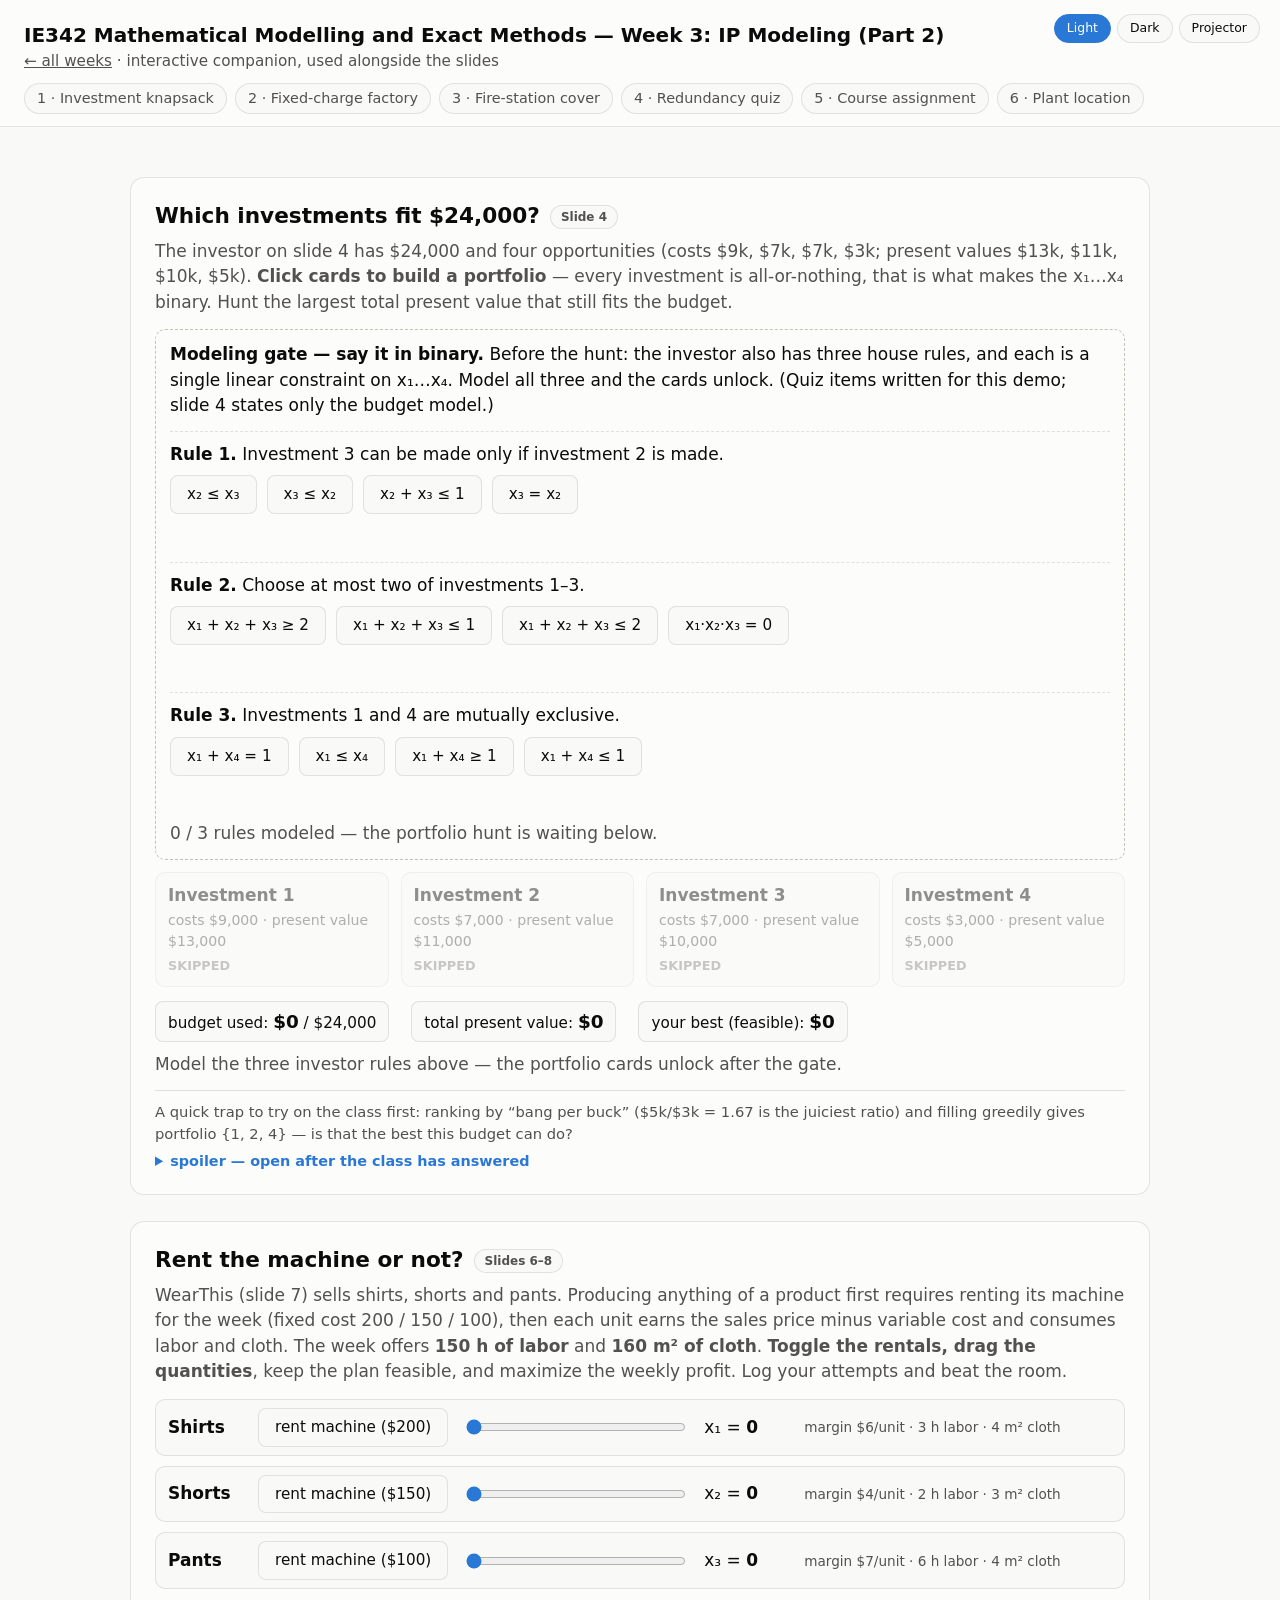
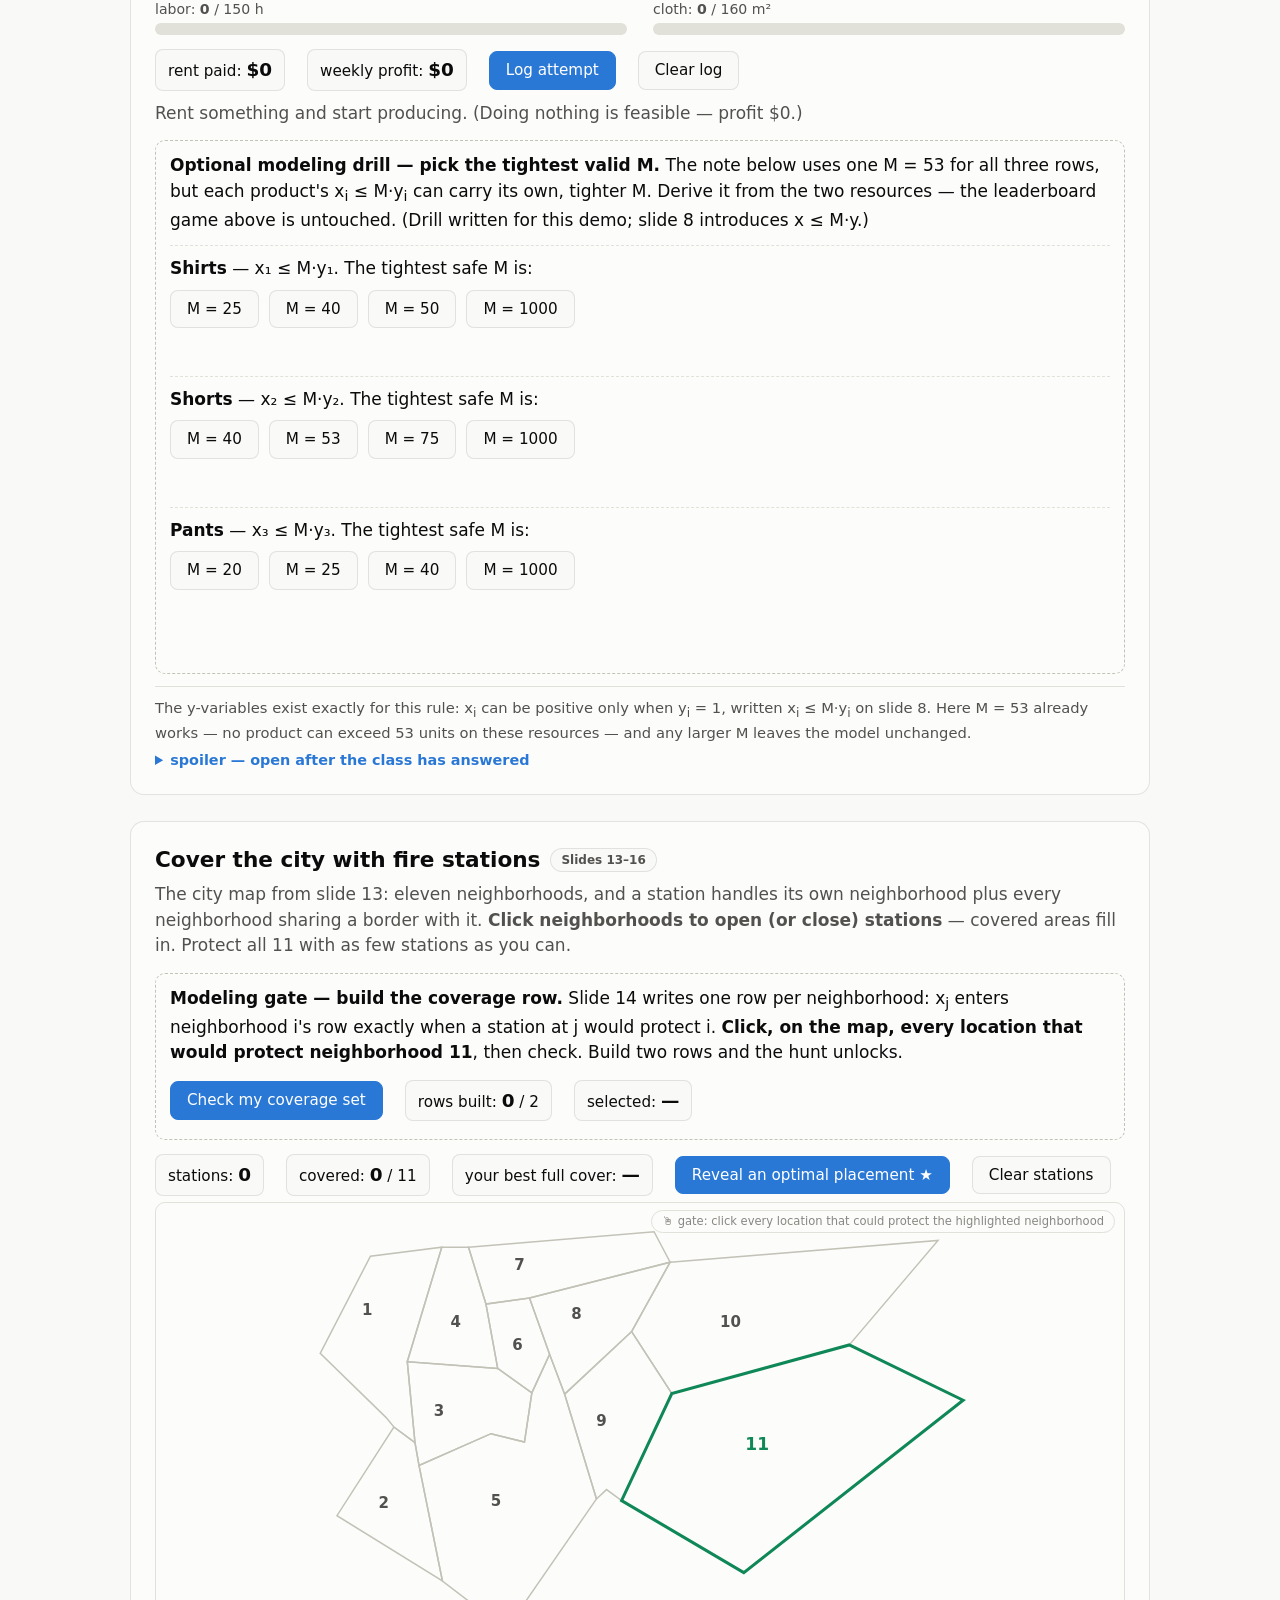
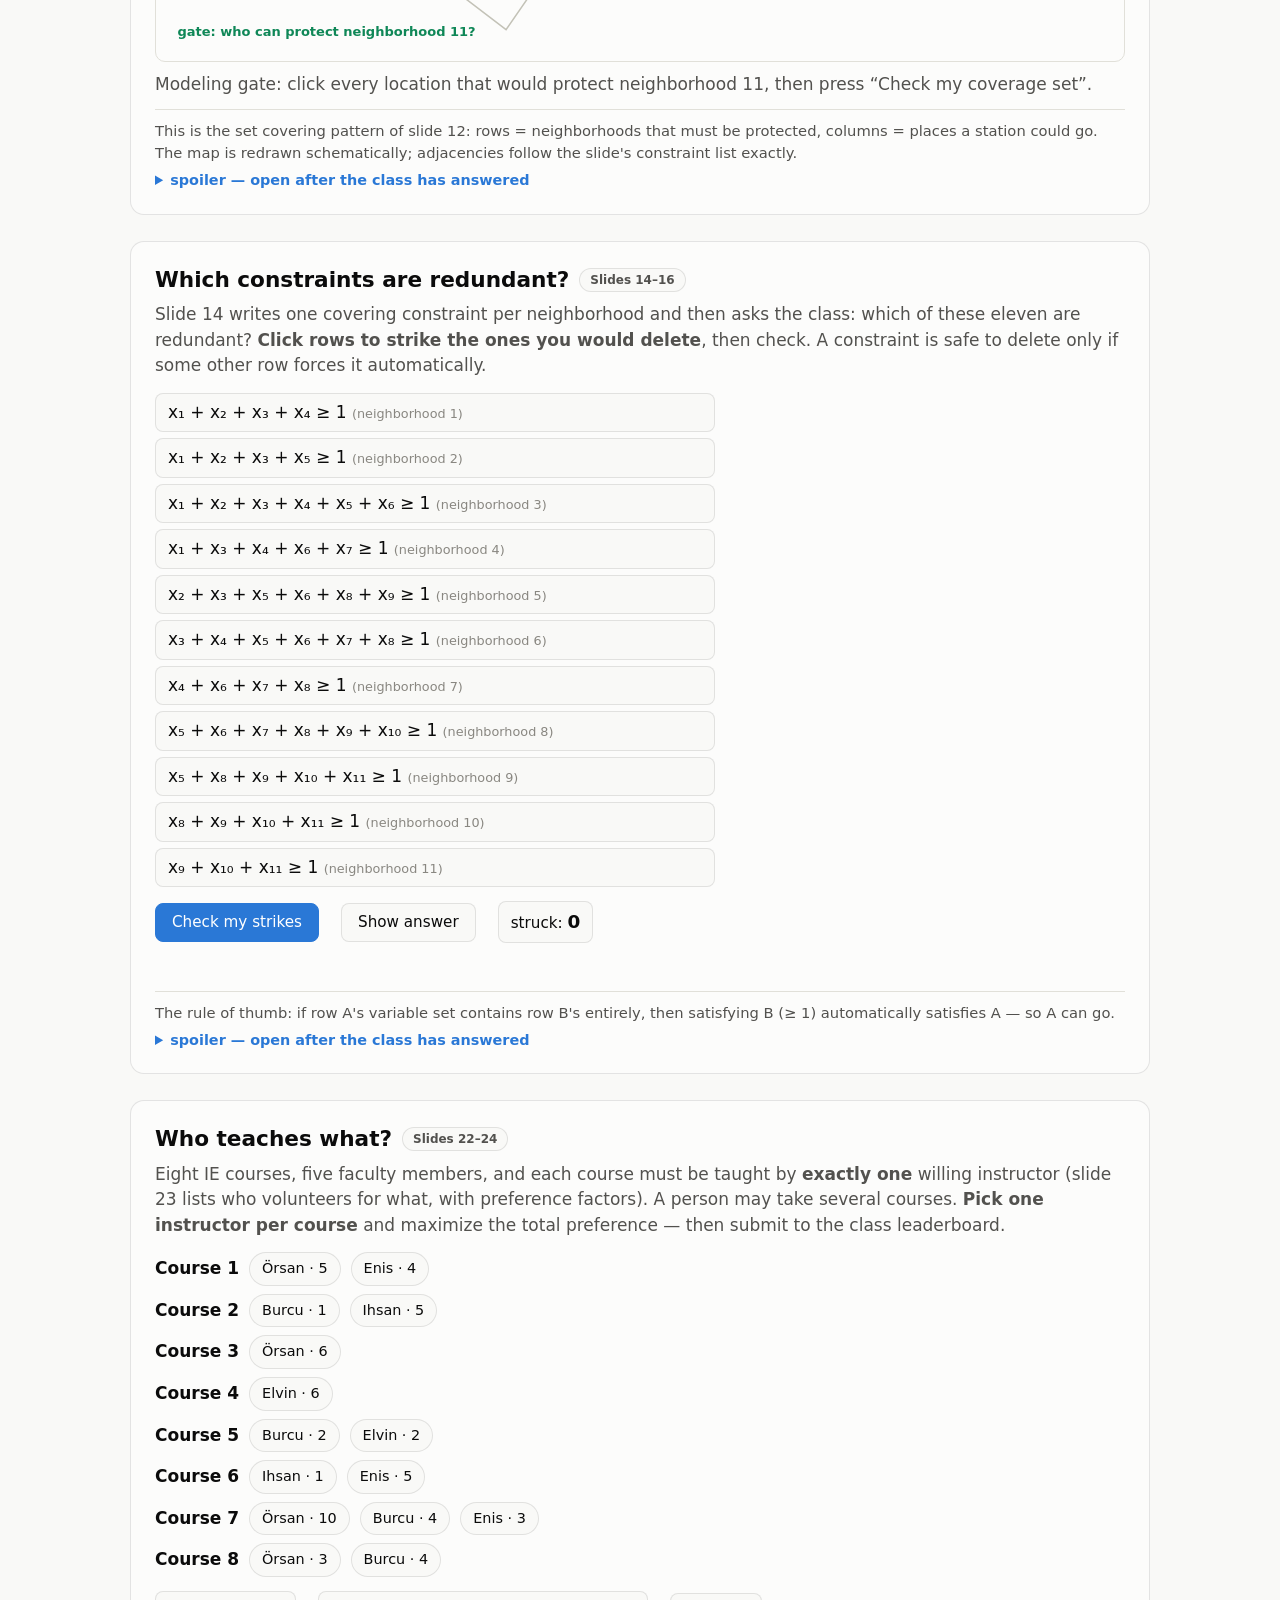
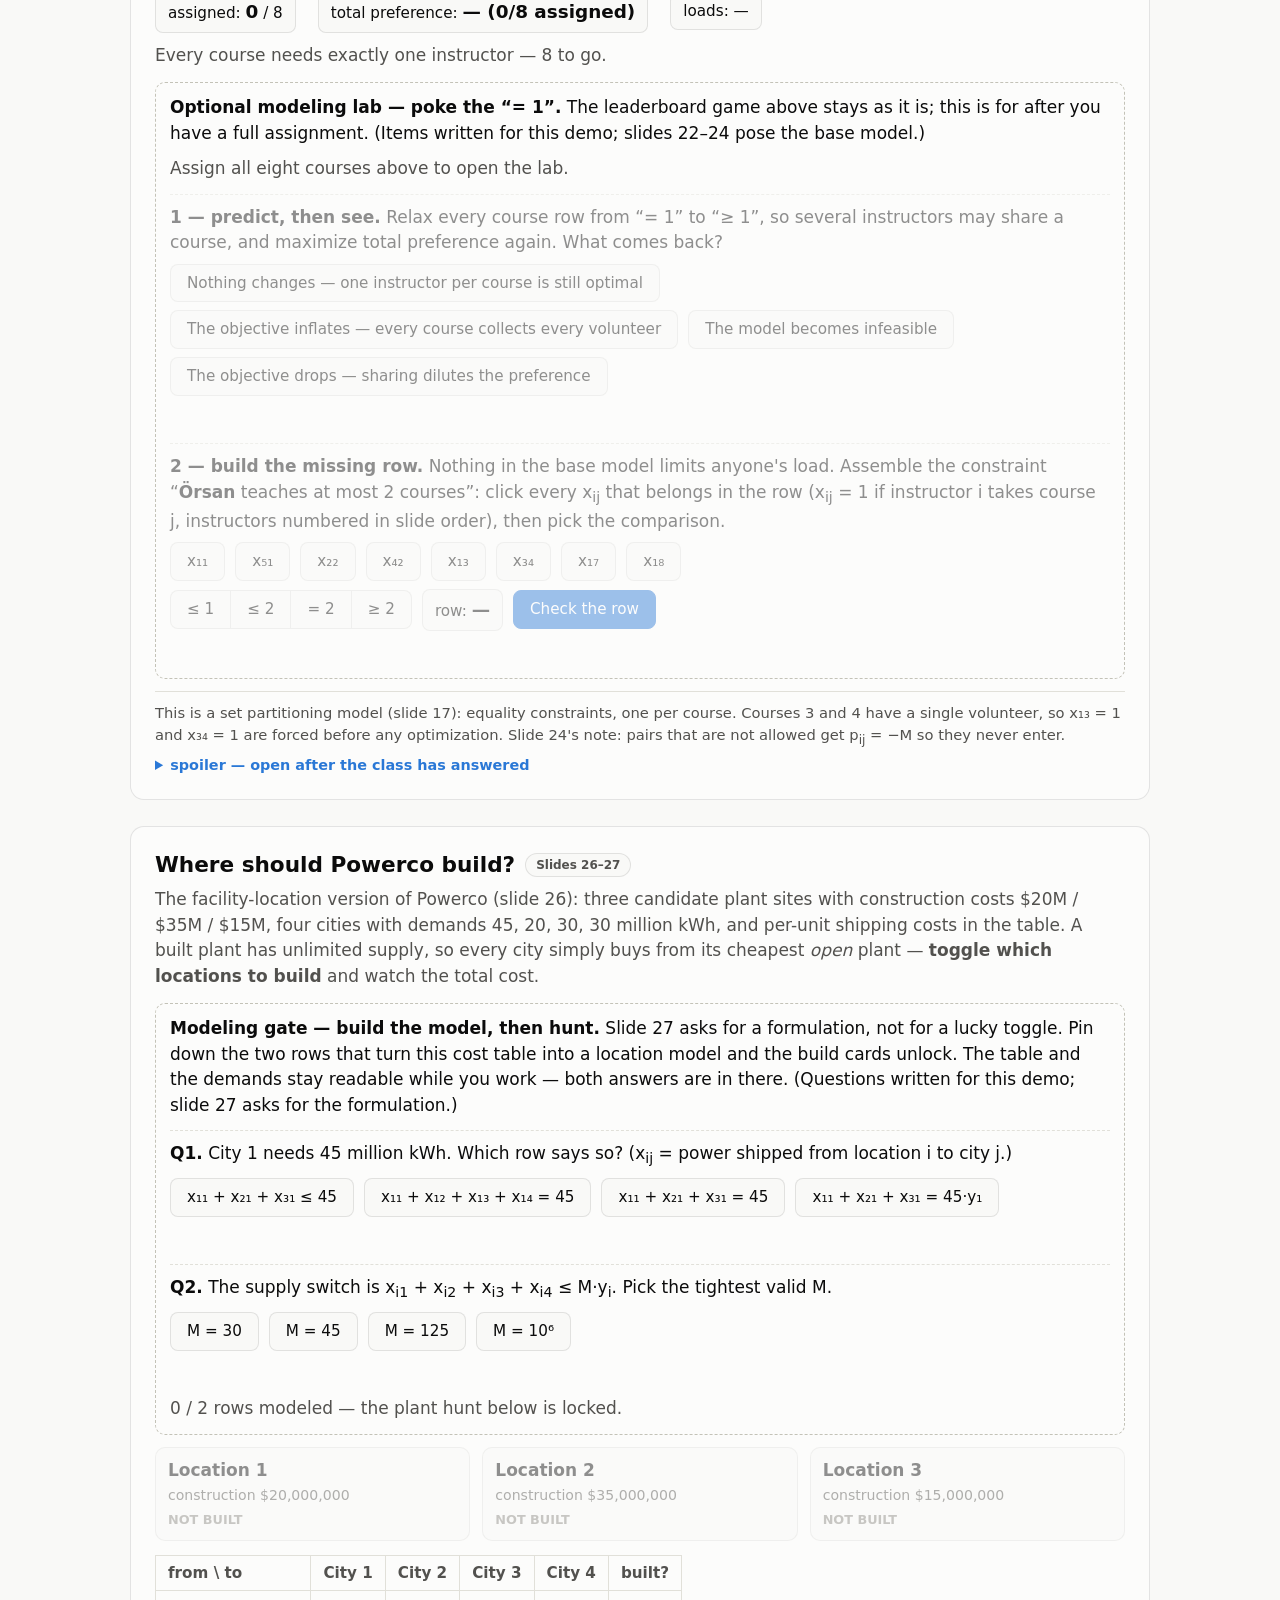
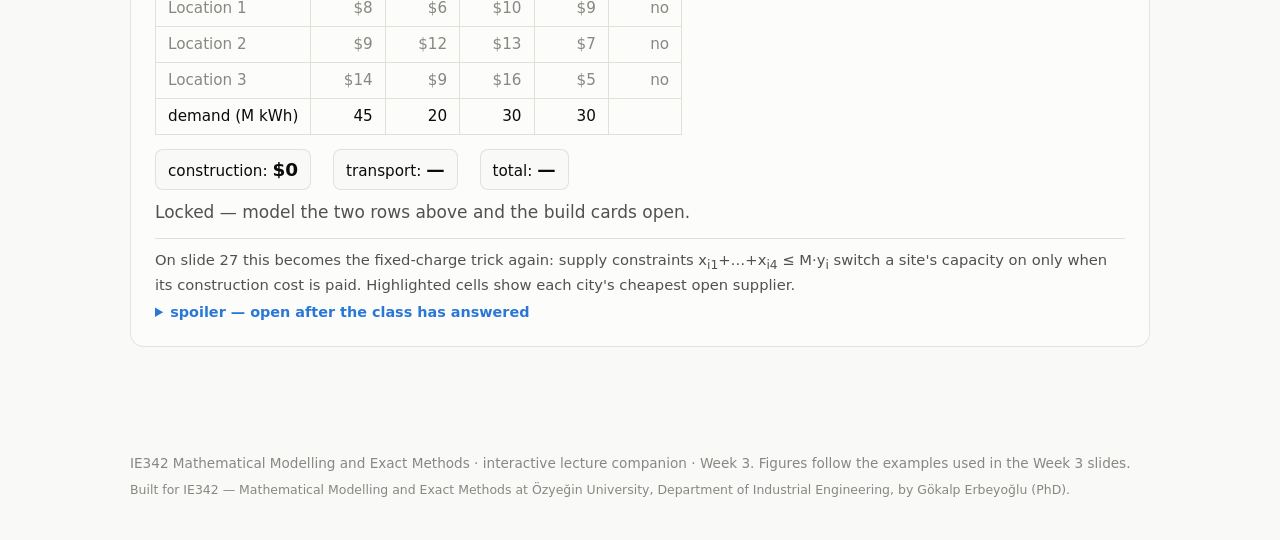
<file: week03.html>
<!DOCTYPE html>
<html lang="en">
<head>
<meta charset="UTF-8">
<meta name="viewport" content="width=device-width, initial-scale=1.0">
<title>IE342 · Week 3 — IP Modeling (Part 2) (Interactive)</title>
<link rel="stylesheet" href="assets/style.css">
<script src="assets/theme.js"></script>
<style>
  /* investment / product / location cards */
  .pick-cards { display: flex; flex-wrap: wrap; gap: 12px; margin: 12px 0 4px; }
  .pick-card {
    flex: 1 1 170px; min-width: 150px;
    border: 1px solid var(--border); border-radius: 10px;
    background: var(--page); padding: 10px 12px; cursor: pointer;
    text-align: left; font: inherit; color: var(--ink);
  }
  .pick-card:hover { border-color: var(--axis); }
  .pick-card.on { border: 2px solid var(--s1); padding: 9px 11px; }
  .pick-card .t { display: block; font-weight: 700; }
  .pick-card .d { display: block; color: var(--ink-2); font-size: 0.88rem; margin-top: 2px; }
  .pick-card .st { display: block; font-size: 0.8rem; font-weight: 700; color: var(--muted); margin-top: 4px; }
  .pick-card.on .st { color: var(--s1); }
  /* resource bars */
  .bars { display: flex; flex-wrap: wrap; gap: 10px 26px; margin: 10px 0 2px; }
  .bar-group { flex: 1 1 260px; min-width: 220px; }
  .bar-group .cap { font-size: 0.88rem; color: var(--ink-2); margin-bottom: 3px; }
  .bar { height: 12px; border-radius: 999px; background: var(--grid); overflow: hidden; }
  .bar > div { height: 100%; border-radius: 999px; background: var(--s1); width: 0%; }
  .bar > div.over { background: var(--critical); }
  /* fixed-charge product rows */
  .prod-rows { display: flex; flex-direction: column; gap: 10px; margin: 12px 0 4px; }
  .prod-row {
    display: flex; flex-wrap: wrap; align-items: center; gap: 10px 16px;
    border: 1px solid var(--border); border-radius: 10px;
    background: var(--page); padding: 8px 12px;
  }
  .prod-row .nm { font-weight: 700; min-width: 74px; }
  .prod-row .info { color: var(--ink-2); font-size: 0.85rem; flex: 1 1 200px; }
  .prod-row .qty { font-variant-numeric: tabular-nums; min-width: 84px; }
  button.rent { min-width: 128px; }
  button.rent.on { background: var(--s1); border-color: var(--s1); color: #ffffff; }
  /* constraint quiz rows */
  .con-rows { display: flex; flex-direction: column; gap: 6px; margin: 12px 0 4px; max-width: 560px; }
  .con-row {
    font: inherit; font-variant-numeric: tabular-nums; text-align: left;
    border: 1px solid var(--border); border-radius: 8px;
    background: var(--page); color: var(--ink);
    padding: 6px 12px; cursor: pointer;
  }
  .con-row:hover { border-color: var(--axis); }
  .con-row.struck { text-decoration: line-through; color: var(--critical); border-color: var(--critical); }
  .con-row .who { color: var(--muted); font-size: 0.8rem; text-decoration: none; }
  /* course assignment grid */
  .course-grid { display: flex; flex-direction: column; gap: 8px; margin: 12px 0 4px; }
  .course-line { display: flex; align-items: center; gap: 10px; flex-wrap: wrap; }
  .course-line .cn { font-weight: 700; min-width: 82px; }
  button.fac { padding: 5px 12px; font-size: 0.9rem; border-radius: 999px; }
  button.fac.sel { background: var(--s5); border-color: var(--s5); color: #ffffff; }
  /* powerco cost table */
  .tbl-wrap { overflow-x: auto; }
  table.costs {
    border-collapse: collapse; font-variant-numeric: tabular-nums;
    font-size: 0.95rem; margin-top: 10px; min-width: 520px;
  }
  table.costs th, table.costs td {
    border: 1px solid var(--grid); padding: 6px 12px; text-align: right;
  }
  table.costs th { color: var(--ink-2); }
  table.costs td:first-child, table.costs th:first-child { text-align: left; }
  table.costs td.pick { background: var(--region-fill); font-weight: 700; }
  table.costs tr.closed td { color: var(--muted); }
  /* modeling gates & companion drills */
  .mstage {
    border: 1px dashed var(--axis);
    border-radius: 10px;
    padding: 12px 14px;
    margin: 14px 0 4px;
  }
  .mstage.done { border-style: solid; border-color: var(--good); }
  .mstage p.mhead { margin: 0; }
  .mstage .mq { border-top: 1px dashed var(--grid); padding-top: 10px; margin-top: 12px; }
  .mstage .mq p.qtext { margin: 0 0 8px; }
  .mstage .mq .controls { margin: 8px 0 0; gap: 8px 10px; }
  .mstage .mq .controls > button { text-align: left; }
  .mstage button.chosen { background: var(--s1); border-color: var(--s1); color: #ffffff; }
  .gate-locked { opacity: 0.45; pointer-events: none; }
  .built-rows { display: flex; flex-direction: column; gap: 6px; margin-top: 10px; max-width: 560px; }
  .built-rows:empty { margin-top: 0; }
  .built-row {
    border: 1px solid var(--good); border-radius: 8px;
    background: var(--page); padding: 6px 12px;
    font-variant-numeric: tabular-nums;
  }
  .built-row .who { color: var(--muted); font-size: 0.8rem; }
</style>
</head>
<body>

<header class="site">
  <h1>IE342 Mathematical Modelling and Exact Methods — Week 3: IP Modeling (Part 2)</h1>
  <div class="sub"><a href="index.html" style="color:inherit">← all weeks</a> · interactive companion, used alongside the slides</div>
  <div class="theme-switch" id="theme-switch"></div>
  <nav class="widgets">
    <a href="#invest">1 · Investment knapsack</a>
    <a href="#fixedcharge">2 · Fixed-charge factory</a>
    <a href="#firemap">3 · Fire-station cover</a>
    <a href="#redundant">4 · Redundancy quiz</a>
    <a href="#duty">5 · Course assignment</a>
    <a href="#powerco">6 · Plant location</a>
  </nav>
</header>

<main>

<!-- ================= WIDGET 1 : INVESTMENT KNAPSACK ================= -->
<section class="widget" id="invest">
  <h2>Which investments fit $24,000? <span class="chip">Slide 4</span></h2>
  <p class="howto">
    The investor on slide 4 has $24,000 and four opportunities (costs $9k, $7k, $7k, $3k;
    present values $13k, $11k, $10k, $5k). <b>Click cards to build a portfolio</b> — every
    investment is all-or-nothing, that is what makes the x&#8321;…x&#8324; binary. Hunt the largest
    total present value that still fits the budget.
  </p>
  <div class="mstage" id="iv-gate">
    <p class="mhead"><b>Modeling gate — say it in binary.</b> Before the hunt: the investor also has
      three house rules, and each is a single linear constraint on x&#8321;…x&#8324;. Model all three
      and the cards unlock. (Quiz items written for this demo; slide 4 states only the budget model.)</p>
    <div class="mq">
      <p class="qtext"><b>Rule 1.</b> Investment 3 can be made only if investment 2 is made.</p>
      <div class="controls">
        <button data-gq="0" data-go="0">x₂ ≤ x₃</button>
        <button data-gq="0" data-go="1">x₃ ≤ x₂</button>
        <button data-gq="0" data-go="2">x₂ + x₃ ≤ 1</button>
        <button data-gq="0" data-go="3">x₃ = x₂</button>
      </div>
      <p class="status info" id="iv-g0"></p>
    </div>
    <div class="mq">
      <p class="qtext"><b>Rule 2.</b> Choose at most two of investments 1–3.</p>
      <div class="controls">
        <button data-gq="1" data-go="0">x₁ + x₂ + x₃ ≥ 2</button>
        <button data-gq="1" data-go="1">x₁ + x₂ + x₃ ≤ 1</button>
        <button data-gq="1" data-go="2">x₁ + x₂ + x₃ ≤ 2</button>
        <button data-gq="1" data-go="3">x₁·x₂·x₃ = 0</button>
      </div>
      <p class="status info" id="iv-g1"></p>
    </div>
    <div class="mq">
      <p class="qtext"><b>Rule 3.</b> Investments 1 and 4 are mutually exclusive.</p>
      <div class="controls">
        <button data-gq="2" data-go="0">x₁ + x₄ = 1</button>
        <button data-gq="2" data-go="1">x₁ ≤ x₄</button>
        <button data-gq="2" data-go="2">x₁ + x₄ ≥ 1</button>
        <button data-gq="2" data-go="3">x₁ + x₄ ≤ 1</button>
      </div>
      <p class="status info" id="iv-g2"></p>
    </div>
    <p class="status info" id="iv-gate-status">0 / 3 rules modeled — the portfolio hunt is waiting below.</p>
  </div>
  <div class="pick-cards" id="iv-cards"></div>
  <div class="controls">
    <span class="readout">budget used: <b id="iv-cost">$0</b> / $24,000</span>
    <span class="readout">total present value: <b id="iv-val">$0</b></span>
    <span class="readout">your best (feasible): <b id="iv-best">—</b></span>
  </div>
  <p class="status info" id="iv-status">Pick some investments.</p>
  <div class="note">
    A quick trap to try on the class first: ranking by “bang per buck” ($5k/$3k = 1.67 is the
    juiciest ratio) and filling greedily gives portfolio {1, 2, 4} — is that the best this budget can do?
    <details class="spoiler"><summary>spoiler — open after the class has answered</summary>
      The optimum is {1, 2, 3}: cost $23,000 ≤ $24,000, present value <b>$34,000</b>.
      Greedy-by-ratio reaches only $29,000 because taking cheap investment 4 blocks investment 3.
      The LP relaxation (fractional x allowed) scores $36,142.86 with x&#8323; = 5/7 — rounding that
      down also gives just $29,000. Integrality genuinely matters, which is why slide 4 sends this
      model to a solver. (Optimal values computed from the slide's data; the slide itself only states the model.)
    </details>
  </div>
</section>

<!-- ================= WIDGET 2 : FIXED-CHARGE FACTORY ================= -->
<section class="widget" id="fixedcharge">
  <h2>Rent the machine or not? <span class="chip">Slides 6–8</span></h2>
  <p class="howto">
    WearThis (slide 7) sells shirts, shorts and pants. Producing anything of a product first
    requires renting its machine for the week (fixed cost 200 / 150 / 100), then each unit earns
    the sales price minus variable cost and consumes labor and cloth. The week offers
    <b>150 h of labor</b> and <b>160 m² of cloth</b>. <b>Toggle the rentals, drag the quantities</b>,
    keep the plan feasible, and maximize the weekly profit. Log your attempts and beat the room.
  </p>
  <div class="prod-rows">
    <div class="prod-row">
      <span class="nm">Shirts</span>
      <button class="rent" id="fc-y0">rent machine ($200)</button>
      <input type="range" id="fc-x0" min="0" max="40" step="1" value="0">
      <span class="qty">x&#8321; = <b id="fc-q0">0</b></span>
      <span class="info">margin $6/unit · 3 h labor · 4 m² cloth</span>
    </div>
    <div class="prod-row">
      <span class="nm">Shorts</span>
      <button class="rent" id="fc-y1">rent machine ($150)</button>
      <input type="range" id="fc-x1" min="0" max="53" step="1" value="0">
      <span class="qty">x&#8322; = <b id="fc-q1">0</b></span>
      <span class="info">margin $4/unit · 2 h labor · 3 m² cloth</span>
    </div>
    <div class="prod-row">
      <span class="nm">Pants</span>
      <button class="rent" id="fc-y2">rent machine ($100)</button>
      <input type="range" id="fc-x2" min="0" max="25" step="1" value="0">
      <span class="qty">x&#8323; = <b id="fc-q2">0</b></span>
      <span class="info">margin $7/unit · 6 h labor · 4 m² cloth</span>
    </div>
  </div>
  <div class="bars">
    <div class="bar-group">
      <div class="cap">labor: <b id="fc-lab">0</b> / 150 h</div>
      <div class="bar"><div id="fc-labbar"></div></div>
    </div>
    <div class="bar-group">
      <div class="cap">cloth: <b id="fc-clo">0</b> / 160 m²</div>
      <div class="bar"><div id="fc-clobar"></div></div>
    </div>
  </div>
  <div class="controls">
    <span class="readout">rent paid: <b id="fc-rent">$0</b></span>
    <span class="readout">weekly profit: <b id="fc-profit">$0</b></span>
    <button class="primary" id="fc-log">Log attempt</button>
    <button id="fc-clear">Clear log</button>
  </div>
  <p class="status info" id="fc-status">Rent something and start producing.</p>
  <div style="overflow-x:auto"><table class="attempts" id="fc-table" style="display:none">
    <thead><tr><th>#</th><th>plan (x&#8321;, x&#8322;, x&#8323;)</th><th>rented</th><th>labor</th><th>cloth</th><th>profit</th></tr></thead>
    <tbody></tbody>
  </table></div>
  <div class="mstage" id="fc-drill">
    <p class="mhead"><b>Optional modeling drill — pick the tightest valid M.</b> The note below uses one
      M = 53 for all three rows, but each product's x<sub>i</sub> ≤ M·y<sub>i</sub> can carry its own,
      tighter M. Derive it from the two resources — the leaderboard game above is untouched.
      (Drill written for this demo; slide 8 introduces x ≤ M·y.)</p>
    <div class="mq">
      <p class="qtext"><b>Shirts</b> — x₁ ≤ M·y₁. The tightest safe M is:</p>
      <div class="controls">
        <button data-mq="0" data-mo="0">M = 25</button>
        <button data-mq="0" data-mo="1">M = 40</button>
        <button data-mq="0" data-mo="2">M = 50</button>
        <button data-mq="0" data-mo="3">M = 1000</button>
      </div>
      <p class="status info" id="fc-m0"></p>
    </div>
    <div class="mq">
      <p class="qtext"><b>Shorts</b> — x₂ ≤ M·y₂. The tightest safe M is:</p>
      <div class="controls">
        <button data-mq="1" data-mo="0">M = 40</button>
        <button data-mq="1" data-mo="1">M = 53</button>
        <button data-mq="1" data-mo="2">M = 75</button>
        <button data-mq="1" data-mo="3">M = 1000</button>
      </div>
      <p class="status info" id="fc-m1"></p>
    </div>
    <div class="mq">
      <p class="qtext"><b>Pants</b> — x₃ ≤ M·y₃. The tightest safe M is:</p>
      <div class="controls">
        <button data-mq="2" data-mo="0">M = 20</button>
        <button data-mq="2" data-mo="1">M = 25</button>
        <button data-mq="2" data-mo="2">M = 40</button>
        <button data-mq="2" data-mo="3">M = 1000</button>
      </div>
      <p class="status info" id="fc-m2"></p>
    </div>
    <p class="status info" id="fc-drill-status"></p>
  </div>
  <div class="note">
    The y-variables exist exactly for this rule: x<sub>i</sub> can be positive only when y<sub>i</sub> = 1, written
    x<sub>i</sub> ≤ M·y<sub>i</sub> on slide 8. Here M = 53 already works — no product can exceed 53 units on
    these resources — and any larger M leaves the model unchanged.
    <details class="spoiler"><summary>spoiler — open after the class has answered</summary>
      Best week: rent <b>only the pants machine</b> and make 25 pants (labor 150/150, cloth 100/160):
      profit 7·25 − 100 = <b>$75</b>. Shirts-only peaks at $40, shorts-only at $62, and every
      multi-rental plan pays more in fixed cost than the extra margin brings in — e.g. shirts+pants
      tops out at 250 − 300 = −$50. (Optimum computed by enumeration from the slide's data;
      the slides pose the model without solving it.)
    </details>
  </div>
</section>

<!-- ================= WIDGET 3 : FIRE-STATION SET COVERING ================= -->
<section class="widget" id="firemap">
  <h2>Cover the city with fire stations <span class="chip">Slides 13–16</span></h2>
  <p class="howto">
    The city map from slide 13: eleven neighborhoods, and a station handles its own neighborhood
    plus every neighborhood sharing a border with it. <b>Click neighborhoods to open (or close)
    stations</b> — covered areas fill in. Protect all 11 with as few stations as you can.
  </p>
  <div class="mstage" id="fm-gate">
    <p class="mhead"><b>Modeling gate — build the coverage row.</b> Slide 14 writes one row per
      neighborhood: x<sub>j</sub> enters neighborhood i's row exactly when a station at j would protect i.
      <b>Click, on the map, every location that would protect neighborhood
      <span id="fm-gate-target">11</span></b>, then check. Build two rows and the hunt unlocks.</p>
    <div class="controls">
      <button class="primary" id="fm-gate-check">Check my coverage set</button>
      <span class="readout">rows built: <b id="fm-gate-done">0</b> / 2</span>
      <span class="readout">selected: <b id="fm-gate-sel">—</b></span>
    </div>
    <div class="built-rows" id="fm-rows"></div>
  </div>
  <div class="controls">
    <span class="readout">stations: <b id="fm-count">0</b></span>
    <span class="readout">covered: <b id="fm-cov">0</b> / 11</span>
    <span class="readout">your best full cover: <b id="fm-best">—</b></span>
    <button class="primary" id="fm-reveal">Reveal an optimal placement ★</button>
    <button id="fm-clear">Clear stations</button>
  </div>
  <canvas class="viz" id="c-fm"></canvas>
  <p class="status info" id="fm-status">Open your first station.</p>
  <div class="note">
    This is the set covering pattern of slide 12: rows = neighborhoods that must be protected,
    columns = places a station could go. The map is redrawn schematically; adjacencies follow the
    slide's constraint list exactly.
    <details class="spoiler"><summary>spoiler — open after the class has answered</summary>
      The minimum is <b>3 stations</b> — no pair covers everything (checked by enumeration on the
      slide's adjacency data). One optimum is {1, 6, 9}; in fact 30 different triples are optimal,
      which is typical of covering problems and part of why they are solved as IPs rather than by
      inspection. Slide 16's twist: put cost c<sub>i</sub> on each x<sub>i</sub> and the same constraints minimize
      total budget instead of station count.
    </details>
  </div>
</section>

<!-- ================= WIDGET 4 : REDUNDANT CONSTRAINT QUIZ ================= -->
<section class="widget" id="redundant">
  <h2>Which constraints are redundant? <span class="chip">Slides 14–16</span></h2>
  <p class="howto">
    Slide 14 writes one covering constraint per neighborhood and then asks the class:
    which of these eleven are redundant? <b>Click rows to strike the ones you would delete</b>,
    then check. A constraint is safe to delete only if some other row forces it automatically.
  </p>
  <div class="con-rows" id="rd-rows"></div>
  <div class="controls">
    <button class="primary" id="rd-check">Check my strikes</button>
    <button id="rd-show">Show answer</button>
    <span class="readout">struck: <b id="rd-n">0</b></span>
  </div>
  <p class="status info" id="rd-status"></p>
  <div class="note">
    The rule of thumb: if row A's variable set contains row B's entirely, then satisfying B
    (≥ 1) automatically satisfies A — so A can go.
    <details class="spoiler"><summary>spoiler — open after the class has answered</summary>
      Strike rows <b>3, 6, 9 and 10</b>, exactly as slide 15 does: row 3 contains row 1 (and row 2),
      row 6 contains row 7, and rows 9 and 10 both contain row 11. Slide 16 keeps the remaining
      seven constraints. Deleting redundant rows never changes the feasible set — it just makes the
      model smaller.
    </details>
  </div>
</section>

<!-- ================= WIDGET 5 : COURSE ASSIGNMENT ================= -->
<section class="widget" id="duty">
  <h2>Who teaches what? <span class="chip">Slides 22–24</span></h2>
  <p class="howto">
    Eight IE courses, five faculty members, and each course must be taught by <b>exactly one</b>
    willing instructor (slide 23 lists who volunteers for what, with preference factors).
    A person may take several courses. <b>Pick one instructor per course</b> and maximize the
    total preference — then submit to the class leaderboard.
  </p>
  <div class="course-grid" id="dy-grid"></div>
  <div class="controls">
    <span class="readout">assigned: <b id="dy-done">0</b> / 8</span>
    <span class="readout">total preference: <b id="dy-total">—</b></span>
    <span class="readout" id="dy-loads">loads: —</span>
  </div>
  <p class="status info" id="dy-status">Every course needs exactly one instructor.</p>
  <div class="mstage" id="dy-lab">
    <p class="mhead"><b>Optional modeling lab — poke the “= 1”.</b> The leaderboard game above stays as
      it is; this is for after you have a full assignment. (Items written for this demo; slides 22–24
      pose the base model.)</p>
    <p class="status info" id="dy-lab-status">Assign all eight courses above to open the lab.</p>
    <div id="dy-lab-body" class="gate-locked">
      <div class="mq">
        <p class="qtext"><b>1 — predict, then see.</b> Relax every course row from “= 1” to “≥ 1”, so
          several instructors may share a course, and maximize total preference again. What comes back?</p>
        <div class="controls">
          <button data-dq="0" data-do="0">Nothing changes — one instructor per course is still optimal</button>
          <button data-dq="0" data-do="1">The objective inflates — every course collects every volunteer</button>
          <button data-dq="0" data-do="2">The model becomes infeasible</button>
          <button data-dq="0" data-do="3">The objective drops — sharing dilutes the preference</button>
        </div>
        <p class="status info" id="dy-q0"></p>
      </div>
      <div class="mq">
        <p class="qtext"><b>2 — build the missing row.</b> Nothing in the base model limits anyone's
          load. Assemble the constraint “<b id="dy-star-name">Örsan</b> teaches at most 2 courses”:
          click every x<sub>ij</sub> that belongs in the row (x<sub>ij</sub> = 1 if instructor i takes
          course j, instructors numbered in slide order), then pick the comparison.</p>
        <div class="controls" id="dy-terms"></div>
        <div class="controls">
          <span class="segwrap" id="dy-rel">
            <button class="seg" data-rel="le1">≤ 1</button>
            <button class="seg" data-rel="le2">≤ 2</button>
            <button class="seg" data-rel="eq2">= 2</button>
            <button class="seg" data-rel="ge2">≥ 2</button>
          </span>
          <span class="readout">row: <b id="dy-row">—</b></span>
          <button class="primary" id="dy-row-check">Check the row</button>
        </div>
        <p class="status info" id="dy-q1"></p>
      </div>
    </div>
  </div>
  <div class="note">
    This is a set partitioning model (slide 17): equality constraints, one per course. Courses 3
    and 4 have a single volunteer, so x&#8321;&#8323; = 1 and x&#8323;&#8324; = 1 are forced before any optimization.
    Slide 24's note: pairs that are not allowed get p<sub>ij</sub> = −M so they never enter.
    <details class="spoiler"><summary>spoiler — open after the class has answered</summary>
      Maximum total preference = <b>43</b>: Örsan → courses 1, 3, 7 (5+6+10), Ihsan → 2 (5),
      Elvin → 4 (6), course 5 → Burcu or Elvin (2 either way — two optima!), Enis → 6 (5),
      Burcu → 8 (4). Because no constraint couples two courses here, picking the best volunteer
      per course is already optimal — that is slide 24's discussion point about set partitioning
      versus assignment. (Value computed from the slide's preference data.)
    </details>
  </div>
</section>

<!-- ================= WIDGET 6 : PLANT LOCATION ================= -->
<section class="widget" id="powerco">
  <h2>Where should Powerco build? <span class="chip">Slides 26–27</span></h2>
  <p class="howto">
    The facility-location version of Powerco (slide 26): three candidate plant sites with
    construction costs $20M / $35M / $15M, four cities with demands 45, 20, 30, 30 million kWh,
    and per-unit shipping costs in the table. A built plant has unlimited supply, so every city
    simply buys from its cheapest <em>open</em> plant — <b>toggle which locations to build</b> and
    watch the total cost.
  </p>
  <div class="mstage" id="pw-form">
    <p class="mhead"><b>Modeling gate — build the model, then hunt.</b> Slide 27 asks for a formulation,
      not for a lucky toggle. Pin down the two rows that turn this cost table into a location model and
      the build cards unlock. The table and the demands stay readable while you work — both answers are
      in there. (Questions written for this demo; slide 27 asks for the formulation.)</p>
    <div class="mq">
      <p class="qtext"><b>Q1.</b> City 1 needs 45 million kWh. Which row says so?
        (x<sub>ij</sub> = power shipped from location i to city j.)</p>
      <div class="controls">
        <button data-pq="0" data-po="0">x₁₁ + x₂₁ + x₃₁ ≤ 45</button>
        <button data-pq="0" data-po="1">x₁₁ + x₁₂ + x₁₃ + x₁₄ = 45</button>
        <button data-pq="0" data-po="2">x₁₁ + x₂₁ + x₃₁ = 45</button>
        <button data-pq="0" data-po="3">x₁₁ + x₂₁ + x₃₁ = 45·y₁</button>
      </div>
      <p class="status info" id="pw-f0"></p>
    </div>
    <div class="mq">
      <p class="qtext"><b>Q2.</b> The supply switch is x<sub>i1</sub> + x<sub>i2</sub> + x<sub>i3</sub> +
        x<sub>i4</sub> ≤ M·y<sub>i</sub>. Pick the tightest valid M.</p>
      <div class="controls">
        <button data-pq="1" data-po="0">M = 30</button>
        <button data-pq="1" data-po="1">M = 45</button>
        <button data-pq="1" data-po="2">M = 125</button>
        <button data-pq="1" data-po="3">M = 10⁶</button>
      </div>
      <p class="status info" id="pw-f1"></p>
    </div>
    <p class="status info" id="pw-form-status">0 / 2 rows modeled — the plant hunt below is locked.</p>
  </div>
  <div class="pick-cards" id="pw-cards"></div>
  <div class="tbl-wrap"><table class="costs" id="pw-table"></table></div>
  <div class="controls">
    <span class="readout">construction: <b id="pw-fix">$0</b></span>
    <span class="readout">transport: <b id="pw-tr">—</b></span>
    <span class="readout">total: <b id="pw-total">—</b></span>
  </div>
  <p class="status info" id="pw-status">Build at least one plant.</p>
  <div class="note">
    On slide 27 this becomes the fixed-charge trick again: supply constraints x<sub>i1</sub>+…+x<sub>i4</sub> ≤ M·y<sub>i</sub>
    switch a site's capacity on only when its construction cost is paid. Highlighted cells show
    each city's cheapest open supplier.
    <details class="spoiler"><summary>spoiler — open after the class has answered</summary>
      Build <b>only Location 3</b>: transport 14·45 + 9·20 + 16·30 + 5·30 = $1,440 and total
      cost <b>$15,001,440</b>. Location 1 ships cheapest ($1,050) but its $20M price tag loses to
      Location 3's $15M — with fixed costs four orders of magnitude above shipping, the model
      buys ONE cheap plant and eats the worse routes. Every one of the 7 build-combinations is
      worse (best two-plant total: $35,000,930). (Optimum computed from the slide's data; the
      slide asks only for the formulation.)
    </details>
  </div>
</section>

</main>

<footer class="site">
  IE342 Mathematical Modelling and Exact Methods · interactive lecture companion · Week 3.
  Figures follow the examples used in the Week 3 slides.
  <div class="credit">Built for IE342 — Mathematical Modelling and Exact Methods at Özyeğin University, Department of Industrial Engineering, by Gökalp Erbeyoğlu (PhD).</div>
</footer>

<script src="assets/viz.js"></script>
<script>
const el = id => document.getElementById(id);
const fmt = (v, d = 2) => Number(v).toFixed(d);
const money = v => '$' + Math.round(v).toLocaleString('en-US');

/* ============================================================
   WIDGET 1 — investment knapsack (slide 4)
   max 13x1+11x2+10x3+5x4 s.t. 9x1+7x2+7x3+3x4 <= 24, x binary.
   Optimum {1,2,3} = 34 (cost 23). Greedy-by-ratio {1,2,4} = 29.
   ============================================================ */
(() => {
  const COST = [9, 7, 7, 3];
  const VAL = [13, 11, 10, 5];
  const BUDGET = 24;
  const on = [false, false, false, false];
  let best = null;
  let gateOpen = false; // the modeling gate below flips this

  const host = el('iv-cards');
  COST.forEach((c, i) => {
    const b = document.createElement('button');
    b.className = 'pick-card';
    b.innerHTML = '<span class="t">Investment ' + (i + 1) + '</span>' +
      '<span class="d">costs $' + c + ',000 &middot; present value $' + VAL[i] + ',000</span>' +
      '<span class="st">SKIPPED</span>';
    b.addEventListener('click', () => {
      // WHY: .gate-locked already blocks pointer events, so this guard cannot
      // normally fire — it stays as defence in case the lock becomes visual-only.
      if (!gateOpen) return;
      on[i] = !on[i];
      update();
    });
    host.appendChild(b);
  });

  function update() {
    let cost = 0, val = 0;
    host.querySelectorAll('.pick-card').forEach((b, i) => {
      b.classList.toggle('on', on[i]);
      b.querySelector('.st').textContent = on[i] ? 'IN THE PORTFOLIO' : 'SKIPPED';
      if (on[i]) { cost += COST[i]; val += VAL[i]; }
    });
    el('iv-cost').textContent = money(cost * 1000);
    el('iv-val').textContent = money(val * 1000);
    const st = el('iv-status');
    if (cost > BUDGET) {
      st.className = 'status bad';
      st.textContent = '✗ Over budget by $' + (cost - BUDGET) + ',000 — this portfolio is infeasible.';
    } else {
      if (best === null || val > best) best = val;
      el('iv-best').textContent = money(best * 1000);
      st.className = val > 0 ? 'status ok' : 'status info';
      st.textContent = val > 0
        ? '✓ Feasible — $' + (BUDGET - cost) + ',000 of the budget is left idle. Can another swap use it better?'
        : 'Pick some investments.';
    }
  }
  update();

  // --- modeling gate (quiz items written for this demo) -------------------
  // All 16 binary portfolios are enumerated once; every piece of feedback
  // below is COMPUTED from that enumeration, never hand-typed.
  host.classList.add('gate-locked');
  el('iv-status').textContent = 'Model the three investor rules above — the portfolio cards unlock after the gate.';

  const PORTS = [];
  for (let m = 0; m < 16; m++) PORTS.push([m & 1, (m >> 1) & 1, (m >> 2) & 1, (m >> 3) & 1]);
  const pName = p => {
    const ids = p.map((v, q) => (v ? q + 1 : 0)).filter(Boolean);
    return ids.length ? '{' + ids.join(', ') + '}' : '∅ (invest in nothing)';
  };
  const listSome = ps => {
    const shown = ps.slice(0, 2).map(pName).join(' and ');
    return ps.length > 2 ? shown + ' (+' + (ps.length - 2) + ' more)' : shown;
  };
  const RULES = [
    { // Rule 1: investment 3 only if investment 2
      truth: p => p[2] <= p[1], correct: 1,
      ok: '“3 only if 2”: setting x₃ = 1 drags x₂ up to 1, while investment 2 alone stays untouched.',
      tags: [
        'x₂ ≤ x₃ reads “2 only if 3” — the implication points the wrong way.',
        '',
        'x₂ + x₃ ≤ 1 makes 2 and 3 mutually exclusive — the rule links them, it does not separate them.',
        'x₃ = x₂ chains them BOTH ways — the rule says “only if”, not “if and only if”.',
      ],
      opts: [p => p[1] <= p[2], p => p[2] <= p[1], p => p[1] + p[2] <= 1, p => p[1] === p[2]],
    },
    { // Rule 2: at most two of investments 1-3
      truth: p => p[0] + p[1] + p[2] <= 2, correct: 2,
      ok: 'a hard cap of two on the count chosen among 1–3.',
      tags: [
        'x₁ + x₂ + x₃ ≥ 2 is a MINIMUM of two — “at most” caps from above.',
        'x₁ + x₂ + x₃ ≤ 1 allows only ONE — tighter than the investor asked for.',
        '',
        'x₁·x₂·x₃ = 0 forbids exactly the right portfolios — but a product of variables is not linear (Week 1’s lesson), so no LP/IP solver will take the row. Pick the linear version.',
      ],
      opts: [p => p[0] + p[1] + p[2] >= 2, p => p[0] + p[1] + p[2] <= 1,
             p => p[0] + p[1] + p[2] <= 2, p => p[0] * p[1] * p[2] === 0],
    },
    { // Rule 3: investments 1 and 4 mutually exclusive
      truth: p => p[0] + p[3] <= 1, correct: 3,
      ok: 'either can be taken alone and both can be skipped — only the pair together is banned.',
      tags: [
        'x₁ + x₄ = 1 forces EXACTLY one of them — mutual exclusion still allows taking neither.',
        'x₁ ≤ x₄ is an “only if” link (1 only if 4), not an exclusion.',
        'x₁ + x₄ ≥ 1 demands at least one of them — the opposite of keeping them apart.',
        '',
      ],
      opts: [p => p[0] + p[3] === 1, p => p[0] <= p[3], p => p[0] + p[3] >= 1, p => p[0] + p[3] <= 1],
    },
  ];
  const gSolved = [false, false, false];
  document.querySelectorAll('#iv-gate [data-gq]').forEach(btn => {
    btn.addEventListener('click', () => {
      const q = +btn.dataset.gq, o = +btn.dataset.go;
      if (gSolved[q]) return;
      const rule = RULES[q];
      const fb = el('iv-g' + q);
      btn.parentNode.querySelectorAll('button').forEach(b2 => b2.classList.toggle('chosen', b2 === btn));
      if (o === rule.correct) {
        gSolved[q] = true;
        const cut = PORTS.filter(p => !rule.truth(p));
        fb.className = 'status ok';
        fb.textContent = '✓ ' + btn.textContent + ' — ' + rule.ok + ' Of the 16 portfolios it cuts exactly ' +
          cut.length + ': ' + listSome(cut) + '.';
      } else {
        const test = rule.opts[o];
        const forbids = PORTS.filter(p => rule.truth(p) && !test(p));
        const admits = PORTS.filter(p => !rule.truth(p) && test(p));
        const parts = [];
        if (forbids.length) parts.push('wrongly forbids ' + listSome(forbids) + ' — ' +
          (forbids.length > 1 ? 'those portfolios are' : 'that portfolio is') + ' fine under the rule');
        if (admits.length) parts.push('wrongly admits ' + listSome(admits) + ' — the rule should forbid ' +
          (admits.length > 1 ? 'them' : 'it'));
        fb.className = 'status bad';
        fb.textContent = '✗ ' + rule.tags[o] +
          (parts.length ? ' Checked against all 16 portfolios, it ' + parts.join(', and ') + '.' : '');
      }
      const n = gSolved.filter(Boolean).length;
      const gs = el('iv-gate-status');
      if (n === 3) {
        gateOpen = true;
        host.classList.remove('gate-locked');
        el('iv-gate').classList.add('done');
        gs.className = 'status ok';
        gs.textContent = '✓ All three rules modeled — the hunt is open. (The hunt keeps only the slide-4 budget; none of these extra rules apply below.)';
        const st = el('iv-status');
        st.className = 'status info';
        st.textContent = 'Pick some investments.';
      } else {
        gs.className = 'status info';
        gs.textContent = n + ' / 3 rules modeled — the portfolio hunt is waiting below.';
      }
    });
  });
})();

/* ============================================================
   WIDGET 2 — WearThis fixed charge (slides 6-8)
   max 6x1+4x2+7x3 -200y1-150y2-100y3
   s.t. 3x1+2x2+6x3 <= 150 (labor), 4x1+3x2+4x3 <= 160 (cloth),
        xi <= M yi.  Best: y=(0,0,1), x=(0,0,25), profit 75.
   ============================================================ */
(() => {
  const MARGIN = [6, 4, 7], RENT = [200, 150, 100];
  const LAB = [3, 2, 6], CLO = [4, 3, 4];
  const NAME = ['shirts', 'shorts', 'pants'];
  const y = [false, false, false];
  let attempts = [], bestIdx = -1;

  const state = () => [0, 1, 2].map(i => +el('fc-x' + i).value);

  function evalPlan() {
    const x = state();
    const lab = LAB.reduce((s, a, i) => s + a * x[i], 0);
    const clo = CLO.reduce((s, a, i) => s + a * x[i], 0);
    const rent = RENT.reduce((s, a, i) => s + (y[i] ? a : 0), 0);
    const gross = MARGIN.reduce((s, a, i) => s + a * x[i], 0);
    const broken = [];
    if (lab > 150) broken.push('labor exceeds 150 h');
    if (clo > 160) broken.push('cloth exceeds 160 m²');
    x.forEach((v, i) => { if (v > 0 && !y[i]) broken.push(NAME[i] + ' produced without renting (x ≤ M·y is violated)'); });
    return { x, lab, clo, rent, gross, profit: gross - rent, broken };
  }

  function update() {
    const r = evalPlan();
    [0, 1, 2].forEach(i => {
      el('fc-q' + i).textContent = r.x[i];
      const b = el('fc-y' + i);
      b.classList.toggle('on', y[i]);
      b.textContent = (y[i] ? 'renting ✓ ($' : 'rent machine ($') + RENT[i] + ')';
    });
    el('fc-lab').textContent = r.lab;
    el('fc-clo').textContent = r.clo;
    const lb = el('fc-labbar'), cb = el('fc-clobar');
    lb.style.width = Math.min(100, r.lab / 150 * 100) + '%';
    cb.style.width = Math.min(100, r.clo / 160 * 100) + '%';
    lb.classList.toggle('over', r.lab > 150);
    cb.classList.toggle('over', r.clo > 160);
    el('fc-rent').textContent = money(r.rent);
    el('fc-profit').textContent = money(r.profit);
    const st = el('fc-status');
    if (r.broken.length) {
      st.className = 'status bad';
      st.textContent = '✗ Infeasible: ' + r.broken.join('; ') + '.';
    } else if (r.rent === 0 && r.gross === 0) {
      st.className = 'status info';
      st.textContent = 'Rent something and start producing. (Doing nothing is feasible — profit $0.)';
    } else {
      st.className = 'status ok';
      st.textContent = '✓ Feasible plan — weekly profit ' + money(r.profit) + '. Log it, then try to beat it.';
    }
    return r;
  }

  window.FC_SCORE = () => { const r = evalPlan(); return r.broken.length ? null : r.profit; };

  function log() {
    const r = evalPlan();
    r.yy = y.slice();
    attempts.push(r);
    if (!r.broken.length && (bestIdx < 0 || r.profit > attempts[bestIdx].profit)) bestIdx = attempts.length - 1;
    const tb = el('fc-table');
    tb.style.display = '';
    tb.querySelector('tbody').innerHTML = attempts.map((a, q) =>
      '<tr class="' + (a.broken.length ? 'infeasible' : (q === bestIdx ? 'best' : '')) + '">' +
      '<td>' + (q + 1) + '</td><td>(' + a.x.join(', ') + ')</td>' +
      '<td>' + (NAME.filter((_, i2) => a.yy[i2]).join('+') || '—') + '</td>' +
      '<td>' + a.lab + '</td><td>' + a.clo + '</td>' +
      '<td>' + (a.broken.length ? 'infeasible' : money(a.profit)) + '</td></tr>').join('');
  }

  [0, 1, 2].forEach(i => {
    el('fc-y' + i).addEventListener('click', () => { y[i] = !y[i]; update(); });
    el('fc-x' + i).addEventListener('input', update);
  });
  el('fc-log').addEventListener('click', log);
  el('fc-clear').addEventListener('click', () => {
    attempts = []; bestIdx = -1;
    el('fc-table').style.display = 'none';
    el('fc-table').querySelector('tbody').innerHTML = '';
  });
  update();

  // --- optional companion drill (written for this demo): tightest valid M --
  // M_i is DERIVED from the resource data above, never trusted from prose:
  // the most of product i the week allows = min(150/LAB[i], 160/CLO[i]),
  // floored because units are whole. That gives 40 / 53 / 25 — the slider maxes.
  const CAPS = [[150, 'labor', 'h'], [160, 'cloth', 'm²']];
  const USE = i => [LAB[i], CLO[i]];
  const boundOf = (i, r) => CAPS[r][0] / USE(i)[r];
  const MT = [0, 1, 2].map(i => Math.floor(Math.min(boundOf(i, 0), boundOf(i, 1))));
  const bindRes = i => (boundOf(i, 0) <= boundOf(i, 1) ? 0 : 1);
  const fmtB = v => (Number.isInteger(v) ? String(v) : v.toFixed(1));
  const M_OPTS = [[25, 40, 50, 1000], [40, 53, 75, 1000], [20, 25, 40, 1000]];
  const mSolved = [false, false, false];
  document.querySelectorAll('#fixedcharge [data-mq]').forEach(btn => {
    btn.addEventListener('click', () => {
      const i = +btn.dataset.mq, v = M_OPTS[i][+btn.dataset.mo];
      if (mSolved[i]) return;
      btn.parentNode.querySelectorAll('button').forEach(b2 => b2.classList.toggle('chosen', b2 === btn));
      const fb = el('fc-m' + i);
      const br = bindRes(i), or = 1 - br;
      if (v === MT[i]) {
        mSolved[i] = true;
        fb.className = 'status ok';
        fb.textContent = '✓ M = ' + v + ': ' + CAPS[br][1] + ' is the binding resource — ' +
          CAPS[br][0] + '/' + USE(i)[br] + ' = ' + fmtB(boundOf(i, br)) +
          (Number.isInteger(boundOf(i, br)) ? '' : ' → ' + v + ' whole units') +
          ' — while ' + CAPS[or][1] + ' alone would allow ' + fmtB(boundOf(i, or)) +
          '. No feasible plan is cut, and no smaller M is safe.';
      } else if (v < MT[i]) {
        fb.className = 'status bad';
        fb.textContent = '✗ M = ' + v + ' wrongly cuts a feasible plan: ' + MT[i] + ' ' + NAME[i] +
          ' alone uses ' + (LAB[i] * MT[i]) + '/150 h of labor and ' + (CLO[i] * MT[i]) +
          '/160 m² of cloth — perfectly feasible, but x ≤ ' + v +
          '·y forbids it. A too-small M changes the model itself, not just its speed.';
      } else {
        const isOther = v === Math.floor(boundOf(i, or));
        fb.className = 'status bad';
        fb.textContent = '✗ Valid but not tightest — ' +
          (isOther
            ? 'M = ' + v + ' is the ' + CAPS[or][1] + ' bound (' + CAPS[or][0] + '/' + USE(i)[or] +
              ' = ' + fmtB(boundOf(i, or)) + '), but ' + CAPS[br][1] + ' runs out first and caps ' +
              NAME[i] + ' at ' + MT[i] + '.'
            : 'the resources already cap ' + NAME[i] + ' at ' + MT[i] + ', so M = ' + v +
              ' is far looser than needed.') +
          ' Oversized M weakens the LP relaxation: y can sit at x/M — producing ' + MT[i] +
          ' with M = ' + v + ' lets y = ' + fmt(MT[i] / v, v >= 1000 ? 3 : 2) +
          ', paying only ' + money(RENT[i] * MT[i] / v) + ' of the $' + RENT[i] + ' rent.';
      }
      if (mSolved.every(Boolean)) {
        const ds = el('fc-drill-status');
        ds.className = 'status ok';
        ds.textContent = '✓ Tightest M per product: ' + MT.join(' / ') +
          ' — and the single M = ' + Math.max(...MT) + ' in the note below is just the largest of the three.';
        el('fc-drill').classList.add('done');
      }
    });
  });
})();

/* ============================================================
   WIDGET 3 — fire-station set covering on the slide-13 map
   cover[i] = {i} ∪ neighbors(i), copied from the slide-14 rows.
   Min cover = 3 (e.g. {1,6,9}); verified by enumeration.
   ============================================================ */
(() => {
  const canvas = el('c-fm');
  VIZ.hint(canvas, '🖱 click a neighborhood to open / close a station');

  // vertices of the schematic map (world coords, traced from slide 13)
  const P = {
    a: [1.75, 43.75], b: [9.25, 58.25], c: [19.9, 59.6], d: [23.9, 59.6],
    e: [51.6, 61.9], f: [54.0, 57.35], g: [94.0, 60.6], h: [80.75, 45.0],
    i: [97.75, 36.75], j: [54.25, 37.75], k: [48.25, 47.0], l: [26.5, 51.1],
    m: [33.0, 52.0], t: [36.0, 43.6], u: [33.35, 37.85], x5: [32.25, 30.5],
    w: [27.25, 31.75], v: [16.5, 27.0], c46: [28.25, 41.5], h34: [14.75, 42.5],
    d12: [15.9, 30.4], n12: [12.75, 32.75], w12: [11.6, 34.15], n: [38.25, 37.65],
    p5: [43.0, 22.0], q9: [44.5, 23.4], o: [46.75, 21.75], s: [29.5, 2.5],
    z2: [20.0, 9.75], b2: [4.25, 19.5], b11: [65.0, 11.0],
  };
  const POLY = {
    1: ['a', 'b', 'c', 'h34', 'd12', 'n12', 'w12'],
    2: ['n12', 'd12', 'v', 'z2', 'b2'],
    3: ['h34', 'c46', 'u', 'x5', 'w', 'v', 'd12'],
    4: ['c', 'd', 'l', 'c46', 'h34'],
    5: ['v', 'w', 'x5', 'u', 't', 'n', 'p5', 's', 'z2'],
    6: ['l', 'm', 't', 'u', 'c46'],
    7: ['d', 'e', 'f', 'm', 'l'],
    8: ['m', 'f', 'k', 'n', 't'],
    9: ['n', 'k', 'j', 'o', 'q9', 'p5'],
    10: ['f', 'g', 'h', 'j', 'k'],
    11: ['o', 'j', 'h', 'i', 'b11'],
  };
  const LABEL = {
    1: [8.75, 50], 2: [11.25, 21.25], 3: [19.5, 35], 4: [22, 48.25],
    5: [28, 21.5], 6: [31.2, 44.8], 7: [31.5, 56.75], 8: [40, 49.5],
    9: [43.75, 33.5], 10: [63, 48.25], 11: [67, 30],
  };
  // covering sets, one per slide-14 constraint row: cover[i] = who can protect i
  const COVER = {
    1: [1, 2, 3, 4], 2: [1, 2, 3, 5], 3: [1, 2, 3, 4, 5, 6], 4: [1, 3, 4, 6, 7],
    5: [2, 3, 5, 6, 8, 9], 6: [3, 4, 5, 6, 7, 8], 7: [4, 6, 7, 8],
    8: [5, 6, 7, 8, 9, 10], 9: [5, 8, 9, 10, 11], 10: [8, 9, 10, 11], 11: [9, 10, 11],
  };
  const OPT = [1, 6, 9]; // one of the 30 optimal triples (enumerated)
  let stations = new Set(), revealed = false, lastPlot = null, bestFull = null;
  // modeling gate state: build 2 coverage rows (from COVER) before the hunt opens
  const GATE_TARGETS = [11, 5]; // interesting rows: 11 has the smallest cover set, 5 one of the largest
  let gateStep = 0, gateSel = new Set(), gateOpen = false;
  const hintSpan = canvas.parentNode.querySelector('.viz-hint span');
  const SUBD = '₀₁₂₃₄₅₆₇₈₉';
  const subd = q => String(q).split('').map(ch => SUBD[+ch]).join('');

  const coveredSet = () => {
    const c = new Set();
    for (let i = 1; i <= 11; i++) if (COVER[i].some(jj => stations.has(jj))) c.add(i);
    return c;
  };

  function fitView() {
    const w = Math.max(60, canvas.clientWidth - 16);
    const h = Math.max(60, canvas.clientHeight - 16);
    const asp = w / h, W = 101, H = 66, cx = 49.5, cy = 32;
    let hw = W / 2, hh = H / 2;
    if (asp > W / H) hw = hh * asp; else hh = hw / asp;
    return { x0: cx - hw, x1: cx + hw, y0: cy - hh, y1: cy + hh, padL: 8, padR: 8, padT: 8, padB: 8 };
  }

  function draw() {
    const p = VIZ.plot(canvas, fitView());
    const t = VIZ.theme();
    lastPlot = p;
    const { ctx, X, Y } = p;
    // during the gate, coverage is hidden so clicking cannot leak the answer
    const cov = gateOpen ? coveredSet() : new Set();
    for (let i = 1; i <= 11; i++) {
      ctx.beginPath();
      POLY[i].forEach((vt, q) => {
        const [x, yy] = P[vt];
        q === 0 ? ctx.moveTo(X(x), Y(yy)) : ctx.lineTo(X(x), Y(yy));
      });
      ctx.closePath();
      if (cov.has(i)) { ctx.fillStyle = t.region; ctx.fill(); }
      ctx.strokeStyle = t.axis;
      ctx.lineWidth = 1.5;
      ctx.stroke();
    }
    if (!gateOpen) { // re-stroke the gate's target neighborhood on top
      const tgt = GATE_TARGETS[gateStep];
      ctx.beginPath();
      POLY[tgt].forEach((vt, q) => {
        const [x, yy] = P[vt];
        q === 0 ? ctx.moveTo(X(x), Y(yy)) : ctx.lineTo(X(x), Y(yy));
      });
      ctx.closePath();
      ctx.strokeStyle = t.s2;
      ctx.lineWidth = 3;
      ctx.stroke();
      VIZ.label(p, 'gate: who can protect neighborhood ' + tgt + '?', p.view.x0 + 2, p.view.y0 + 2, t.s2, { size: 13, bold: true });
    }
    for (let i = 1; i <= 11; i++) {
      const [lx, ly] = LABEL[i];
      const isTarget = !gateOpen && GATE_TARGETS[gateStep] === i;
      VIZ.label(p, String(i), lx, ly, isTarget ? t.s2 : (cov.has(i) ? t.ink : t.ink2),
        { align: 'center', baseline: 'middle', bold: true, size: isTarget ? 17 : 15 });
      if (stations.has(i)) {
        VIZ.star(p, lx, ly + 4.2, t.s5, 9);
      }
      if (!gateOpen && gateSel.has(i)) {
        VIZ.star(p, lx, ly + 4.2, t.s5, 9);
      }
      if (revealed && OPT.includes(i)) {
        VIZ.star(p, lx, ly - 4.2, t.s2, 9);
      }
    }
    if (revealed) {
      VIZ.label(p, '★ = one optimal placement (3 stations)', p.view.x0 + 2, p.view.y0 + 2, t.s2, { size: 13, bold: true });
    }
    el('fm-count').textContent = stations.size;
    el('fm-cov').textContent = cov.size;
    if (!gateOpen) {
      el('fm-gate-sel').textContent = gateSel.size ? [...gateSel].sort((a, b) => a - b).join(', ') : '—';
      return; // gate feedback owns fm-status until the hunt opens
    }
    const st = el('fm-status');
    if (cov.size === 11) {
      if (bestFull === null || stations.size < bestFull) bestFull = stations.size;
      el('fm-best').textContent = bestFull + ' station' + (bestFull > 1 ? 's' : '');
      st.className = 'status ok';
      st.textContent = '✓ Full coverage with ' + stations.size + ' station' + (stations.size > 1 ? 's' : '') +
        '. Could a different arrangement need fewer?';
    } else if (stations.size === 0) {
      st.className = 'status info';
      st.textContent = 'Open your first station.';
    } else {
      st.className = 'status bad';
      const missing = [];
      for (let i2 = 1; i2 <= 11; i2++) if (!cov.has(i2)) missing.push(i2);
      st.textContent = 'Uncovered neighborhoods: ' + missing.join(', ') + '.';
    }
  }

  function pip(x, y, poly) { // ray casting in world coords
    let inside = false;
    for (let q = 0, r = poly.length - 1; q < poly.length; r = q++) {
      const [xi, yi] = P[poly[q]], [xj, yj] = P[poly[r]];
      if ((yi > y) !== (yj > y) && x < (xj - xi) * (y - yi) / (yj - yi) + xi) inside = !inside;
    }
    return inside;
  }

  canvas.addEventListener('pointerdown', ev => {
    if (!lastPlot) return;
    const { px, py } = VIZ.pointer(canvas, ev);
    const x = lastPlot.invX(px), y = lastPlot.invY(py);
    for (let i = 1; i <= 11; i++) {
      if (pip(x, y, POLY[i])) {
        if (!gateOpen) { // gate mode: clicks pick coverage candidates, not stations
          gateSel.has(i) ? gateSel.delete(i) : gateSel.add(i);
          const st = el('fm-status');
          st.className = 'status info';
          st.textContent = 'Locations selected: ' + ([...gateSel].sort((a, b) => a - b).join(', ') || 'none') +
            '. When the set is complete, press “Check my coverage set”.';
          draw();
          return;
        }
        stations.has(i) ? stations.delete(i) : stations.add(i);
        draw();
        return;
      }
    }
  });
  el('fm-reveal').addEventListener('click', () => {
    if (!gateOpen) {
      const st = el('fm-status');
      st.className = 'status info';
      st.textContent = 'The reveal unlocks with the hunt — build the two coverage rows first.';
      return;
    }
    revealed = !revealed;
    el('fm-reveal').textContent = revealed ? 'Hide the optimal placement' : 'Reveal an optimal placement ★';
    draw();
  });
  el('fm-clear').addEventListener('click', () => {
    if (!gateOpen) { gateSel.clear(); draw(); return; }
    stations.clear();
    draw();
  });

  // --- modeling gate: check the clicked set against the slide-14 row -------
  el('fm-gate-check').addEventListener('click', () => {
    if (gateOpen) return;
    const st = el('fm-status');
    const target = GATE_TARGETS[gateStep];
    const want = COVER[target];
    if (gateSel.size === 0) {
      st.className = 'status info';
      st.textContent = 'Click locations on the map first — every one whose station would protect neighborhood ' + target + '.';
      return;
    }
    const wrong = [...gateSel].filter(j => !want.includes(j)).sort((a, b) => a - b);
    const missing = want.filter(j => !gateSel.has(j));
    if (wrong.length || missing.length) {
      st.className = 'status bad';
      const bits = [];
      if (wrong.length) bits.push('a station at ' + wrong.join(', ') +
        ' cannot reach neighborhood ' + target + ' — no shared border on the map');
      if (missing.length) bits.push(missing.length + ' covering location' +
        (missing.length > 1 ? 's are' : ' is') + ' still missing' +
        (missing.includes(target)
          ? ' — remember: a station in ' + target + ' itself protects ' + target
          : ' — hint: location ' + missing[0] + ' shares a border with ' + target));
      st.textContent = '✗ Not the slide-14 row yet: ' + bits.join('; ') + '.';
      return;
    }
    // exact match — display the constraint row this coverage set implies
    const row = want.map(q => 'x' + subd(q)).join(' + ') + ' ≥ 1';
    el('fm-rows').insertAdjacentHTML('beforeend',
      '<div class="built-row">' + row + ' <span class="who">(neighborhood ' + target + ' is protected)</span></div>');
    gateStep++;
    gateSel.clear();
    el('fm-gate-done').textContent = gateStep;
    if (gateStep >= GATE_TARGETS.length) {
      gateOpen = true;
      el('fm-gate').classList.add('done');
      el('fm-gate-sel').textContent = '—';
      hintSpan.textContent = '🖱 click a neighborhood to open / close a station';
      draw();
      st.className = 'status ok';
      st.textContent = '✓ Both rows built — that is the whole set-covering pattern. The hunt is open: open your first station.';
    } else {
      el('fm-gate-target').textContent = GATE_TARGETS[gateStep];
      draw();
      st.className = 'status ok';
      st.textContent = '✓ Row built: ' + row + '. Next: neighborhood ' + GATE_TARGETS[gateStep] + ' — same drill.';
    }
  });

  el('fm-gate-target').textContent = GATE_TARGETS[0];
  hintSpan.textContent = '🖱 gate: click every location that could protect the highlighted neighborhood';
  el('fm-status').textContent = 'Modeling gate: click every location that would protect neighborhood ' +
    GATE_TARGETS[0] + ', then press “Check my coverage set”.';
  VIZ.register(canvas, draw);
})();

/* ============================================================
   WIDGET 4 — redundant-constraint quiz (slides 14-16)
   Redundant rows = those whose cover set strictly contains
   another row's set: {3, 6, 9, 10}, as struck on slide 15.
   ============================================================ */
(() => {
  const COVER = {
    1: [1, 2, 3, 4], 2: [1, 2, 3, 5], 3: [1, 2, 3, 4, 5, 6], 4: [1, 3, 4, 6, 7],
    5: [2, 3, 5, 6, 8, 9], 6: [3, 4, 5, 6, 7, 8], 7: [4, 6, 7, 8],
    8: [5, 6, 7, 8, 9, 10], 9: [5, 8, 9, 10, 11], 10: [8, 9, 10, 11], 11: [9, 10, 11],
  };
  const SUB = '₀₁₂₃₄₅₆₇₈₉';
  const sub = q => String(q).split('').map(ch => SUB[+ch]).join('');
  const rowText = i => COVER[i].map(q => 'x' + sub(q)).join(' + ') + ' ≥ 1';
  // dominates: r implied by q  ⇔  set(q) ⊂ set(r)
  const contains = (big, small) => small.every(q => COVER[big].includes(q)) && COVER[big].length > small.length;
  const redundant = [];
  const why = {};
  for (let i = 1; i <= 11; i++) {
    for (let q = 1; q <= 11; q++) {
      if (q !== i && contains(i, COVER[q])) { redundant.push(i); why[i] = q; break; }
    }
  }

  const struck = new Set();
  const host = el('rd-rows');
  for (let i = 1; i <= 11; i++) {
    const b = document.createElement('button');
    b.className = 'con-row';
    b.innerHTML = rowText(i) + ' <span class="who">(neighborhood ' + i + ')</span>';
    b.addEventListener('click', () => {
      struck.has(i) ? struck.delete(i) : struck.add(i);
      b.classList.toggle('struck', struck.has(i));
      el('rd-n').textContent = struck.size;
      el('rd-status').className = 'status info';
      el('rd-status').textContent = '';
    });
    host.appendChild(b);
  }

  el('rd-check').addEventListener('click', () => {
    const st = el('rd-status');
    const wrong = [...struck].filter(i => !redundant.includes(i));
    const missed = redundant.filter(i => !struck.has(i));
    if (!wrong.length && !missed.length) {
      st.className = 'status ok';
      st.textContent = '✓ Exactly right — rows 3, 6, 9 and 10 go, seven constraints remain (slide 16).';
      return;
    }
    st.className = 'status bad';
    const hints = [];
    if (wrong.length) {
      hints.push('Row ' + wrong.join(', row ') + ' must STAY: no other row’s variable set sits inside ' +
        (wrong.length > 1 ? 'them' : 'it') + ', so deleting ' + (wrong.length > 1 ? 'them' : 'it') +
        ' could leave that neighborhood unprotected.');
    }
    if (missed.length) {
      const m = missed[0];
      hints.push('Still hiding: compare row ' + m + ' with row ' + why[m] + ' — every variable of row ' +
        why[m] + ' also appears in row ' + m + ', so row ' + why[m] + ' ≥ 1 already forces row ' + m + ' ≥ 1.');
    }
    st.textContent = '✗ Not yet. ' + hints.join(' ');
  });

  el('rd-show').addEventListener('click', () => {
    struck.clear();
    redundant.forEach(i => struck.add(i));
    host.querySelectorAll('.con-row').forEach((b, idx) => b.classList.toggle('struck', struck.has(idx + 1)));
    el('rd-n').textContent = struck.size;
    const st = el('rd-status');
    st.className = 'status info';
    st.textContent = 'Rows 3, 6, 9, 10 struck — each strictly contains another row (3⊃1, 6⊃7, 9⊃11, 10⊃11).';
  });
})();

/* ============================================================
   WIDGET 5 — course assignment set partitioning (slides 22-24)
   Preferences from slide 23; each course = exactly one instructor.
   Max total preference = 43 (course 5 ties at 2-2).
   ============================================================ */
(() => {
  const FAC = ['Örsan', 'Burcu', 'Elvin', 'Ihsan', 'Enis'];
  // PREF[f][c] (1-based courses): from slide 23
  const OFFERS = {   // course -> [ [facIndex, pref], ... ]
    1: [[0, 5], [4, 4]],
    2: [[1, 1], [3, 5]],
    3: [[0, 6]],
    4: [[2, 6]],
    5: [[1, 2], [2, 2]],
    6: [[3, 1], [4, 5]],
    7: [[0, 10], [1, 4], [4, 3]],
    8: [[0, 3], [1, 4]],
  };
  const chosen = {}; // course -> facIndex

  const host = el('dy-grid');
  for (let c = 1; c <= 8; c++) {
    const line = document.createElement('div');
    line.className = 'course-line';
    line.innerHTML = '<span class="cn">Course ' + c + '</span>';
    OFFERS[c].forEach(([f, pref]) => {
      const b = document.createElement('button');
      b.className = 'fac';
      b.textContent = FAC[f] + ' · ' + pref;
      b.addEventListener('click', () => {
        chosen[c] = (chosen[c] === f) ? undefined : f;
        update();
      });
      b.dataset.f = f;
      line.appendChild(b);
    });
    host.appendChild(line);
  }

  function currentTotal() {
    let done = 0, total = 0;
    for (let c = 1; c <= 8; c++) {
      if (chosen[c] === undefined) continue;
      done++;
      total += OFFERS[c].find(([f]) => f === chosen[c])[1];
    }
    return { done, total };
  }

  function update() {
    host.querySelectorAll('.course-line').forEach((line, idx) => {
      const c = idx + 1;
      line.querySelectorAll('button.fac').forEach(b => b.classList.toggle('sel', +b.dataset.f === chosen[c]));
    });
    const { done, total } = currentTotal();
    el('dy-done').textContent = done;
    el('dy-total').textContent = done === 8 ? total : '— (' + done + '/8 assigned)';
    const loads = FAC.map((nm, f) => {
      const k = Object.values(chosen).filter(x => x === f).length;
      return k ? nm + ' ' + k : null;
    }).filter(Boolean);
    el('dy-loads').textContent = 'loads: ' + (loads.length ? loads.join(' · ') : '—');
    const st = el('dy-status');
    if (done < 8) {
      st.className = 'status info';
      st.textContent = 'Every course needs exactly one instructor — ' + (8 - done) + ' to go.';
    } else {
      st.className = 'status ok';
      st.textContent = '✓ Feasible partition — total preference ' + total + '. Submit it, then look for improving swaps.';
      unlockLab(); // full assignment reached: the optional modeling lab opens
    }
  }

  window.DY_SCORE = () => {
    const { done, total } = currentTotal();
    return done === 8 ? total : null;
  };

  // --- optional modeling lab (items written for this demo) -----------------
  // Every checked answer below is COMPUTED from OFFERS, the slide-23 data.
  let labOpen = false;
  function unlockLab() {
    if (labOpen) return;
    labOpen = true;
    el('dy-lab-body').classList.remove('gate-locked');
    const ls = el('dy-lab-status');
    ls.className = 'status ok';
    ls.textContent = 'Lab open — two questions.';
  }
  function maybeFinishLab() {
    if (dq0Solved && dq1Solved) {
      const ls = el('dy-lab-status');
      ls.className = 'status ok';
      ls.textContent = '✓ Lab complete — equality rows and coupling rows are where set partitioning gets its power.';
      el('dy-lab').classList.add('done');
    }
  }

  const SUBS = '₀₁₂₃₄₅₆₇₈₉';
  const perFac = FAC.map(() => []);
  for (let c = 1; c <= 8; c++) OFFERS[c].forEach(([f]) => perFac[f].push(c));
  let star = 0; // the instructor with the most volunteered courses
  FAC.forEach((_, f) => { if (perFac[f].length > perFac[star].length) star = f; });
  el('dy-star-name').textContent = FAC[star];

  // Q1: relaxing "= 1" to ">= 1" — the inflated objective, from the data
  const inflated = Object.values(OFFERS).reduce((s, arr) => s + arr.reduce((a, [, p2]) => a + p2, 0), 0);
  let starC = 1; // the course with the most volunteers, as the illustration
  for (let c = 2; c <= 8; c++) if (OFFERS[c].length > OFFERS[starC].length) starC = c;
  const starNames = OFFERS[starC].map(([f]) => FAC[f]).join(' + ');
  const starPrefs = OFFERS[starC].map(([, p2]) => p2).join(' + ');
  const starSum = OFFERS[starC].reduce((a, [, p2]) => a + p2, 0);
  const DQ0_HINTS = {
    0: '✗ Check any course with two volunteers: under “≥ 1” the solver keeps the best one AND adds the rest — every extra volunteer contributes a positive preference for free. Only “exactly one” stops the pile-up.',
    2: '✗ Loosening “=” to “≥” can never destroy feasibility — every solution of the original model still satisfies the relaxed rows. The feasible set only grows.',
    3: '✗ In a maximization, a larger feasible set can only help — the optimum never drops when a constraint is loosened.',
  };
  let dq0Solved = false, dq1Solved = false;
  document.querySelectorAll('#duty [data-dq]').forEach(btn => {
    btn.addEventListener('click', () => {
      if (!labOpen || dq0Solved) return;
      const o = +btn.dataset.do;
      btn.parentNode.querySelectorAll('button').forEach(b2 => b2.classList.toggle('chosen', b2 === btn));
      const fb = el('dy-q0');
      if (o === 1) {
        dq0Solved = true;
        fb.className = 'status ok';
        fb.textContent = '✓ Every slide-23 preference is positive, so under “≥ 1” each extra volunteer only adds — the solver assigns ALL of them, and the objective inflates to ' + inflated +
          '. Course ' + starC + ' alone (the most volunteered course) collects ' + starNames + ' = ' + starPrefs + ' = ' + starSum + '. The “exactly one” is doing real work.';
        maybeFinishLab();
      } else {
        fb.className = 'status bad';
        fb.textContent = DQ0_HINTS[o];
      }
    });
  });

  // Q2: assemble the coupling row "star instructor teaches at most 2 courses"
  const terms = [];
  perFac[star].forEach(c => terms.push({ f: star, c }));
  FAC.forEach((_, f) => { if (f !== star && perFac[f].length) terms.push({ f, c: perFac[f][0] }); });
  terms.sort((a, b) => a.c - b.c || a.f - b.f);
  const tKey = t2 => t2.f + ',' + t2.c;
  const tName = t2 => 'x' + SUBS[t2.f + 1] + SUBS[t2.c];
  const selTerms = new Set();
  let rel = null;
  const REL_TXT = { le1: ' ≤ 1', le2: ' ≤ 2', eq2: ' = 2', ge2: ' ≥ 2' };
  function rowReadout() {
    const lhs = terms.filter(t2 => selTerms.has(tKey(t2))).map(tName).join(' + ');
    el('dy-row').textContent = (lhs || '—') + (rel ? REL_TXT[rel] : '');
  }
  terms.forEach(t2 => {
    const b = document.createElement('button');
    b.textContent = tName(t2);
    b.addEventListener('click', () => {
      if (!labOpen || dq1Solved) return;
      selTerms.has(tKey(t2)) ? selTerms.delete(tKey(t2)) : selTerms.add(tKey(t2));
      b.classList.toggle('chosen', selTerms.has(tKey(t2)));
      rowReadout();
    });
    el('dy-terms').appendChild(b);
  });
  el('dy-rel').querySelectorAll('button.seg').forEach(b => {
    b.addEventListener('click', () => {
      if (!labOpen || dq1Solved) return;
      rel = b.dataset.rel;
      el('dy-rel').querySelectorAll('button.seg').forEach(b2 => b2.classList.toggle('active', b2 === b));
      rowReadout();
    });
  });
  el('dy-row-check').addEventListener('click', () => {
    if (!labOpen || dq1Solved) return;
    const fb = el('dy-q1');
    if (!selTerms.size) {
      fb.className = 'status info';
      fb.textContent = 'Click the x’s that belong in ' + FAC[star] + '’s load row first.';
      return;
    }
    const wrongT = terms.filter(t2 => t2.f !== star && selTerms.has(tKey(t2)));
    const missingC = perFac[star].filter(c => !selTerms.has(star + ',' + c));
    if (wrongT.length) {
      const t2 = wrongT[0];
      fb.className = 'status bad';
      fb.textContent = '✗ ' + tName(t2) + ' is ' + FAC[t2.f] + '’s variable (course ' + t2.c + ') — this row counts ' + FAC[star] + '’s courses only. One rule, one person, one row.';
      return;
    }
    if (missingC.length) {
      fb.className = 'status bad';
      fb.textContent = '✗ ' + FAC[star] + ' also volunteers for course ' + missingC[0] + ' — leave x' + SUBS[star + 1] + SUBS[missingC[0]] + ' out and the row cannot count that assignment: the load could still reach 3.';
      return;
    }
    if (rel !== 'le2') {
      fb.className = rel ? 'status bad' : 'status info';
      fb.textContent = !rel ? 'The terms are right — now pick the comparison.' :
        rel === 'le1' ? '✗ “≤ 1” caps the load at a single course — the rule says at most two.' :
        rel === 'eq2' ? '✗ “= 2” forces EXACTLY two — a schedule where ' + FAC[star] + ' takes one course (or none) would turn infeasible. “At most” caps only from above.' :
        '✗ “≥ 2” is a minimum load — it points the opposite way from “at most”.';
      return;
    }
    dq1Solved = true;
    fb.className = 'status ok';
    fb.textContent = '✓ ' + perFac[star].map(c => 'x' + SUBS[star + 1] + SUBS[c]).join(' + ') + ' ≤ 2 — the coupling row the base model never had. It even bites: the spoiler’s optimum hands ' + FAC[star] + ' three courses, so this one row would change the answer.';
    maybeFinishLab();
  });

  update();
})();

/* ============================================================
   WIDGET 6 — Powerco plant location (slides 26-27)
   Unit costs + demands from slide 26; unlimited supply once built,
   so each city buys from the cheapest open plant.
   Best: location 3 only, total 15,001,440.
   ============================================================ */
(() => {
  const TC = [[8, 6, 10, 9], [9, 12, 13, 7], [14, 9, 16, 5]];
  const FIX = [20000000, 35000000, 15000000];
  const DEM = [45, 20, 30, 30];
  const open = [false, false, false];
  const pwSolved = [false, false]; // the modeling gate below
  // WHY: this widget has no CLASSROOM.register leaderboard, so the hunt is not a
  // live competition — the gate may hold it shut until the model is built.
  let gateOpen = false;

  const host = el('pw-cards');
  FIX.forEach((fc, i) => {
    const b = document.createElement('button');
    b.className = 'pick-card';
    b.innerHTML = '<span class="t">Location ' + (i + 1) + '</span>' +
      '<span class="d">construction ' + money(fc) + '</span>' +
      '<span class="st">NOT BUILT</span>';
    b.addEventListener('click', () => {
      // WHY: .gate-locked already blocks pointer events, so this guard cannot
      // normally fire — it stays as defence in case the lock becomes visual-only.
      if (!gateOpen) return;
      open[i] = !open[i];
      update();
    });
    host.appendChild(b);
  });

  function update() {
    host.querySelectorAll('.pick-card').forEach((b, i) => {
      b.classList.toggle('on', open[i]);
      b.querySelector('.st').textContent = open[i] ? 'BUILT ✓' : 'NOT BUILT';
    });
    const any = open.some(Boolean);
    // cheapest open supplier per city
    const pick = DEM.map((_, j) => {
      let bi = -1;
      for (let i = 0; i < 3; i++) if (open[i] && (bi < 0 || TC[i][j] < TC[bi][j])) bi = i;
      return bi;
    });
    let html = '<thead><tr><th>from \\ to</th><th>City 1</th><th>City 2</th><th>City 3</th><th>City 4</th><th>built?</th></tr></thead><tbody>';
    for (let i = 0; i < 3; i++) {
      html += '<tr class="' + (open[i] ? '' : 'closed') + '"><td>Location ' + (i + 1) + '</td>' +
        TC[i].map((c, j) => '<td class="' + (pick[j] === i ? 'pick' : '') + '">$' + c + '</td>').join('') +
        '<td>' + (open[i] ? 'yes' : 'no') + '</td></tr>';
    }
    html += '<tr><td>demand (M kWh)</td>' + DEM.map(d => '<td>' + d + '</td>').join('') + '<td></td></tr></tbody>';
    el('pw-table').innerHTML = html;

    const fix = FIX.reduce((s, v, i) => s + (open[i] ? v : 0), 0);
    el('pw-fix').textContent = money(fix);
    const st = el('pw-status');
    if (!gateOpen) {
      // Locked: the table above stays readable (both gate answers live in it),
      // but no plan can be claimed before the model that scores it exists.
      el('pw-tr').textContent = '—';
      el('pw-total').textContent = '—';
      st.className = 'status info';
      st.textContent = 'Locked — model the two rows above and the build cards open.';
      return;
    }
    if (!any) {
      el('pw-tr').textContent = '—';
      el('pw-total').textContent = '—';
      st.className = 'status bad';
      st.textContent = '✗ No plant is built — the four demand constraints cannot be met.';
      return;
    }
    const tr = DEM.reduce((s, d, j) => s + d * TC[pick[j]][j], 0);
    el('pw-tr').textContent = money(tr);
    el('pw-total').textContent = money(fix + tr);
    st.className = 'status ok';
    st.textContent = '✓ Demand met — total cost ' + money(fix + tr) +
      ' (construction ' + money(fix) + ' + transport ' + money(tr) + '). Fewer plants? Different site?';
  }

  // --- modeling gate (written for this demo; slide 27 asks for the model).
  // Every number below is computed from DEM / FIX above. No feedback here may
  // name which build wins: the gate now runs BEFORE the hunt. -------------
  host.classList.add('gate-locked');
  const totDem = DEM.reduce((s, d) => s + d, 0); // 125
  const demStr = DEM.join(' + ');                // '45 + 20 + 30 + 30'
  const PWQ = [
    { // Q1: demand row for City 1
      correct: 2,
      ok: '✓ One term per candidate plant, summed over the i index. And “=” is safe here: every unit shipped costs money, so the optimizer never sends City 1 more than ' + DEM[0] + ' anyway — “=” and “≥” pick the same optimum, and “=” says it plainly.',
      hints: {
        0: '✗ “≤ ' + DEM[0] + '” only caps the deliveries — shipping City 1 NOTHING satisfies it, and a cost minimizer will do exactly that. A demand row must force the power to arrive.',
        1: '✗ Wrong index: x₁₁ + x₁₂ + x₁₃ + x₁₄ adds up what LOCATION 1 sends to all four cities — that is the supply side. City 1’s demand sums over the plants: one x per location, same j.',
        3: '✗ City 1 needs its ' + DEM[0] + ' whether or not Location 1 is built — demand carries no y. The y’s belong on the supply rows, switching a plant’s output on and off.',
      },
    },
    { // Q2: tightest valid M in the supply switch. NOTE: no text here may reveal
      // which build is optimal — the hunt happens after this gate.
      correct: 2,
      ok: '✓ M = ' + totDem + ' = ' + demStr + ', the total demand — the most any single plant could ever be asked to ship, because one open plant may have to serve all four cities by itself. No smaller M is valid, and no larger M is tighter.',
      hints: {
        0: '✗ M = 30 cannot even carry City 1 alone (demand ' + DEM[0] + '), let alone a plant serving everyone. An open plant may end up shipping the full ' + totDem + '.',
        1: '✗ M = ' + DEM[0] + ' is the biggest single demand, not the biggest possible load: one open plant may have to serve all four cities, ' + demStr + ' = ' + totDem + '. M = ' + DEM[0] + ' would forbid that outright — and a valid M may never cut off a plan the cities could legitimately need.',
        3: '✗ Valid — nothing is cut — but hopelessly loose: in the LP relaxation yᵢ only has to creep to ' + (totDem / 1e6) + ' to let a plant ship everything, so the model buys a plant’s full supply for ' + (100 * totDem / 1e6) + '% of its construction cost. Tight M = total demand keeps the bound meaningful.',
      },
    },
  ];
  document.querySelectorAll('#powerco [data-pq]').forEach(btn => {
    btn.addEventListener('click', () => {
      const q = +btn.dataset.pq, o = +btn.dataset.po;
      if (pwSolved[q]) return;
      btn.parentNode.querySelectorAll('button').forEach(b2 => b2.classList.toggle('chosen', b2 === btn));
      const fb = el('pw-f' + q);
      if (o === PWQ[q].correct) {
        pwSolved[q] = true;
        fb.className = 'status ok';
        fb.textContent = PWQ[q].ok;
        const fs = el('pw-form-status');
        if (pwSolved[0] && pwSolved[1]) {
          gateOpen = true;
          host.classList.remove('gate-locked');
          el('pw-form').classList.add('done');
          fs.className = 'status ok';
          fs.textContent = '✓ Formulation pinned down — ' + DEM.length + ' demand rows, ' + FIX.length + ' supply switches, binary y’s. That is the whole slide-27 model. The build cards are open — now go find the cheapest plan it would pick.';
        } else {
          fs.className = 'status info';
          fs.textContent = pwSolved.filter(Boolean).length + ' / ' + pwSolved.length +
            ' rows modeled — the plant hunt below is locked.';
        }
        update(); // repaint the hunt in its new locked/unlocked state
      } else {
        fb.className = 'status bad';
        fb.textContent = PWQ[q].hints[o];
      }
    });
  });

  update();
})();
</script>
<script src="assets/classroom-config.js"></script>
<script src="assets/qrcode.js"></script>
<script src="assets/classroom.js"></script>
<script>
CLASSROOM.register('fixedcharge', {
  label: 'weekly profit ($)', dir: 'max', digits: 0,
  get: () => window.FC_SCORE(),
});
CLASSROOM.register('duty', {
  label: 'total preference', dir: 'max', digits: 0,
  get: () => window.DY_SCORE(),
});
</script>
</body>
</html>
</file>
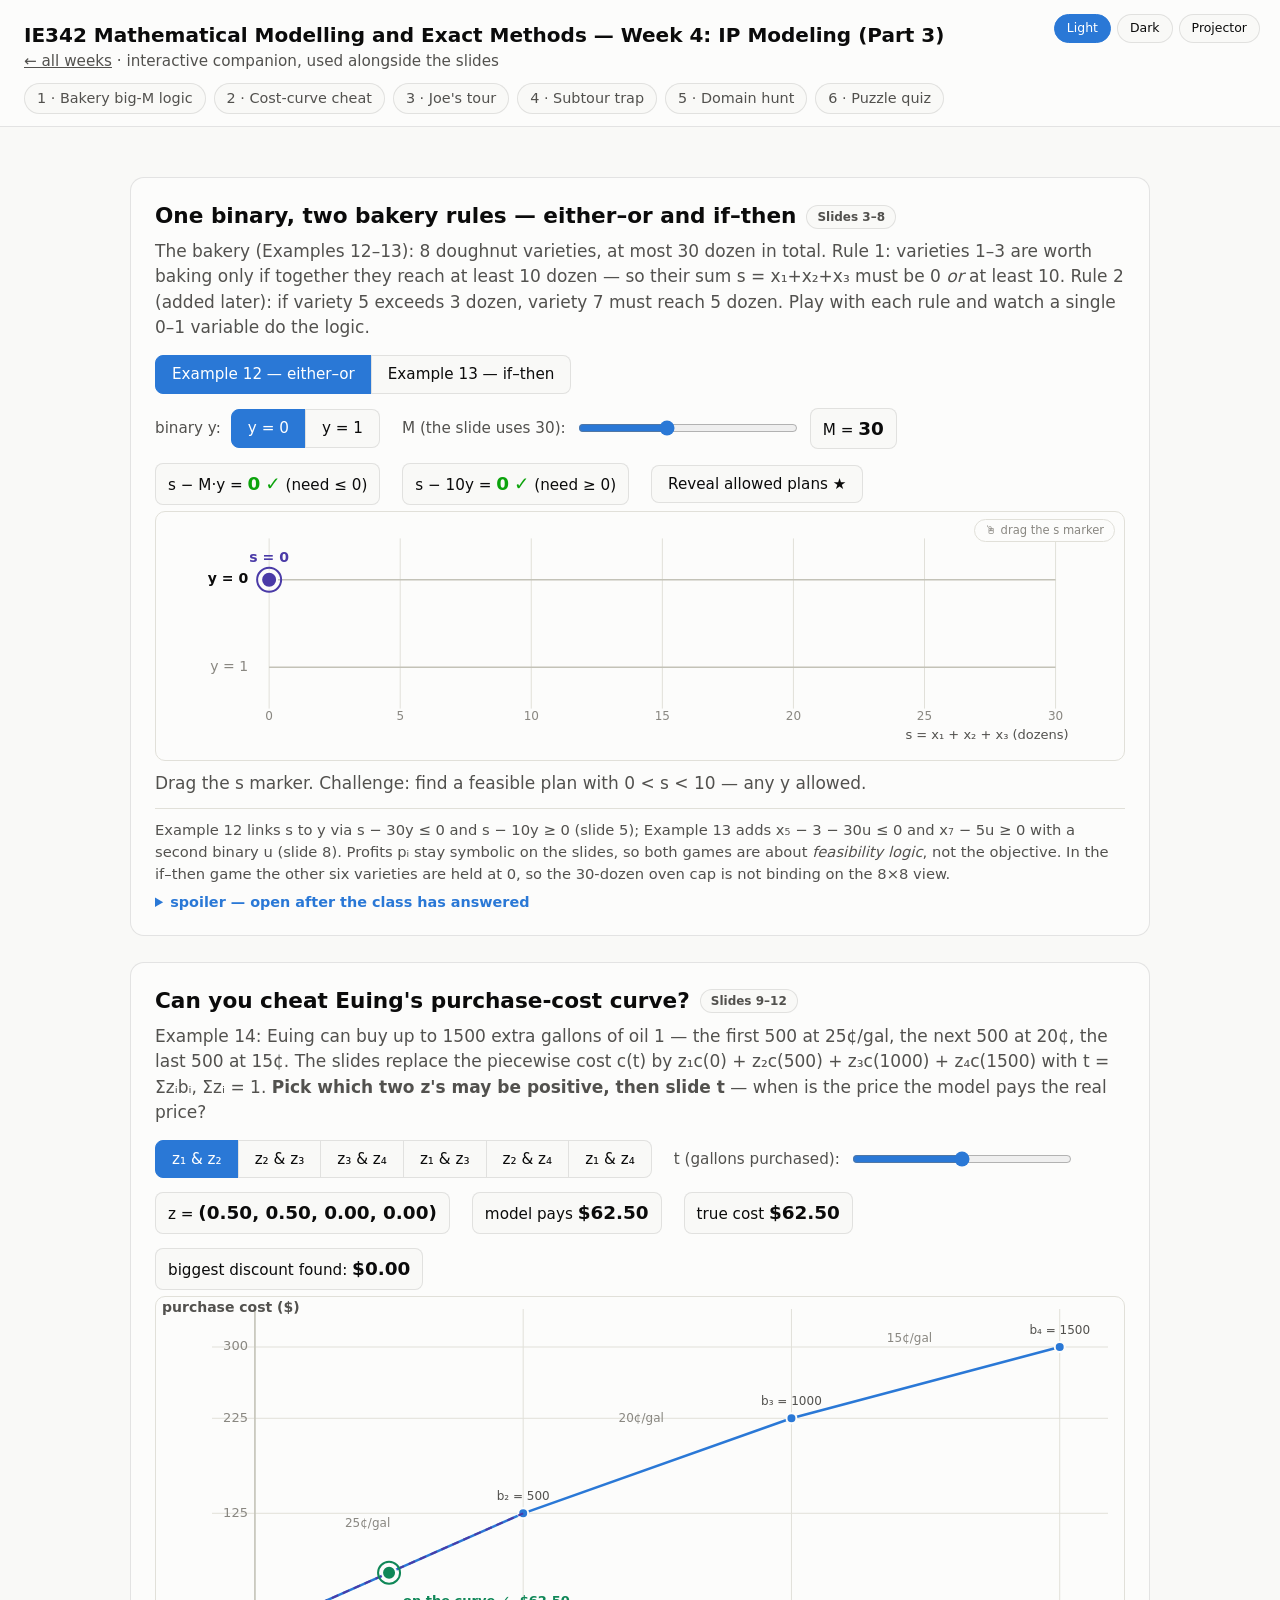
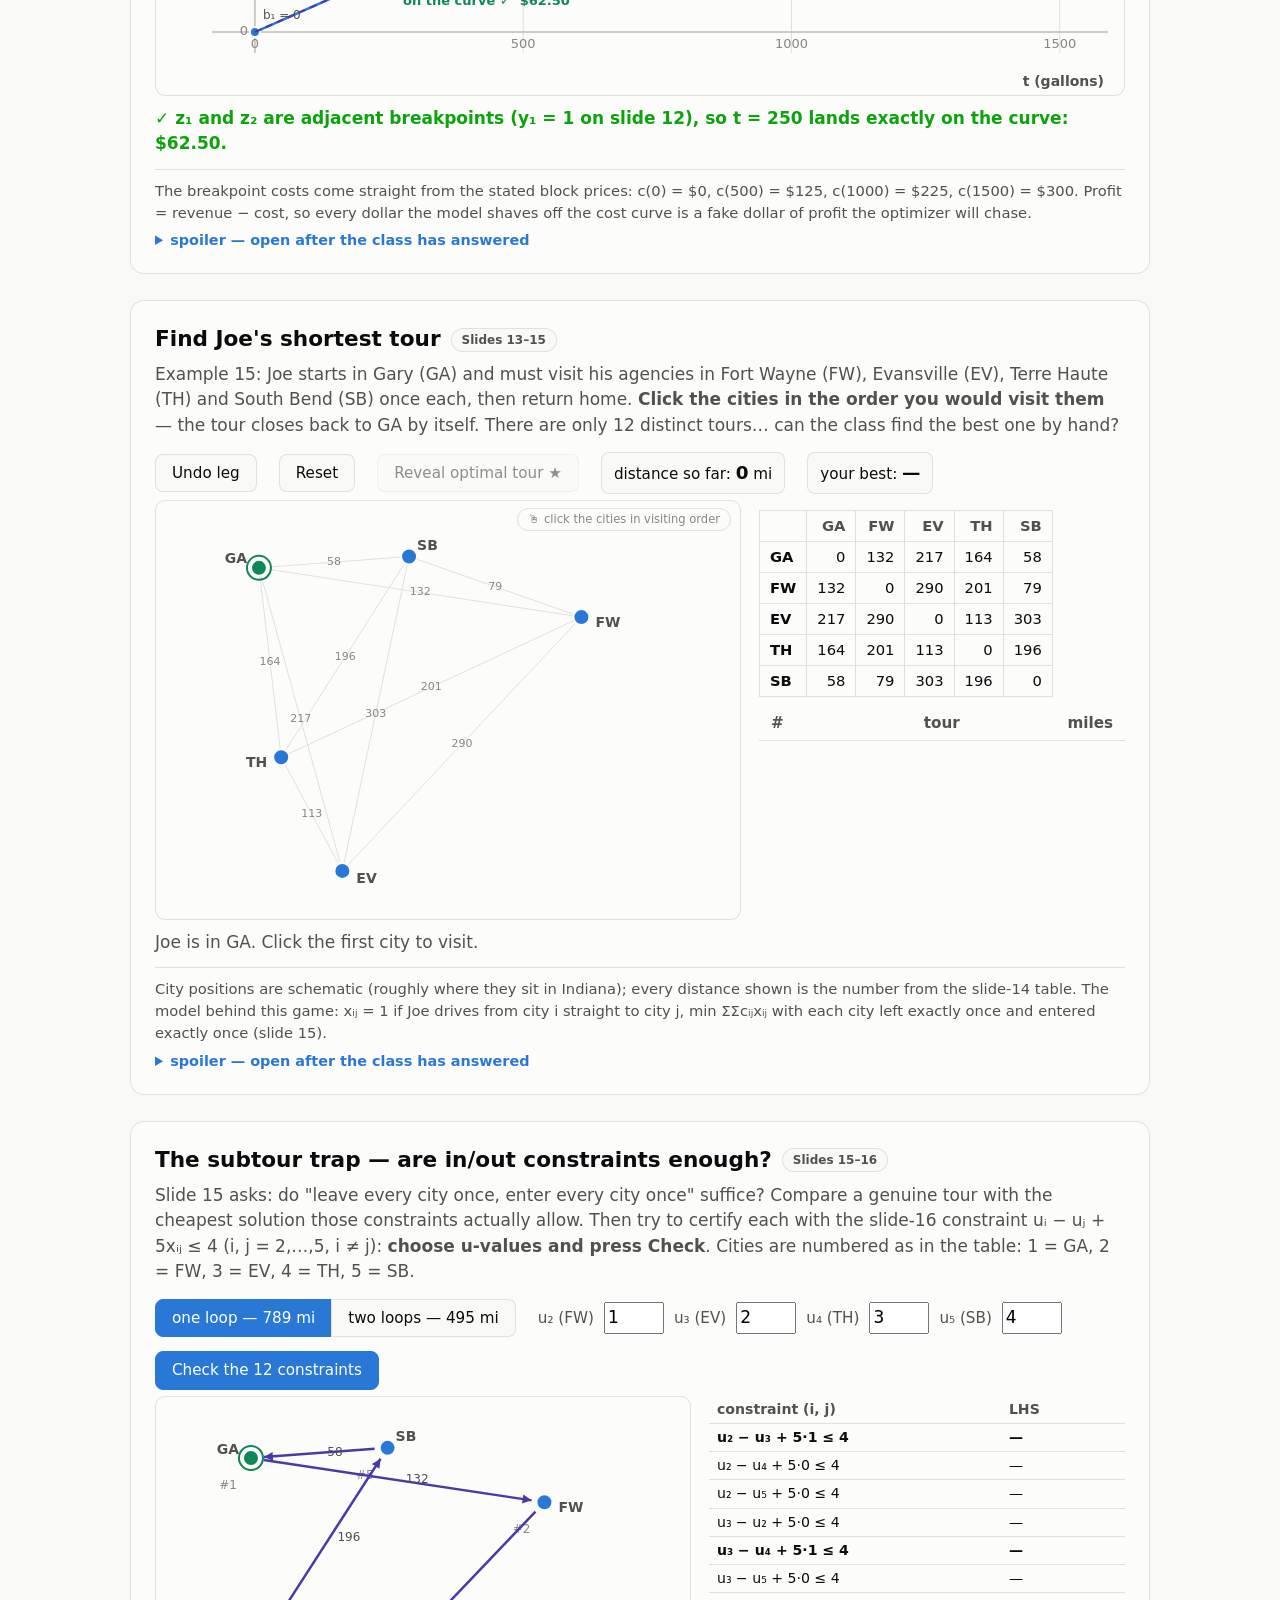
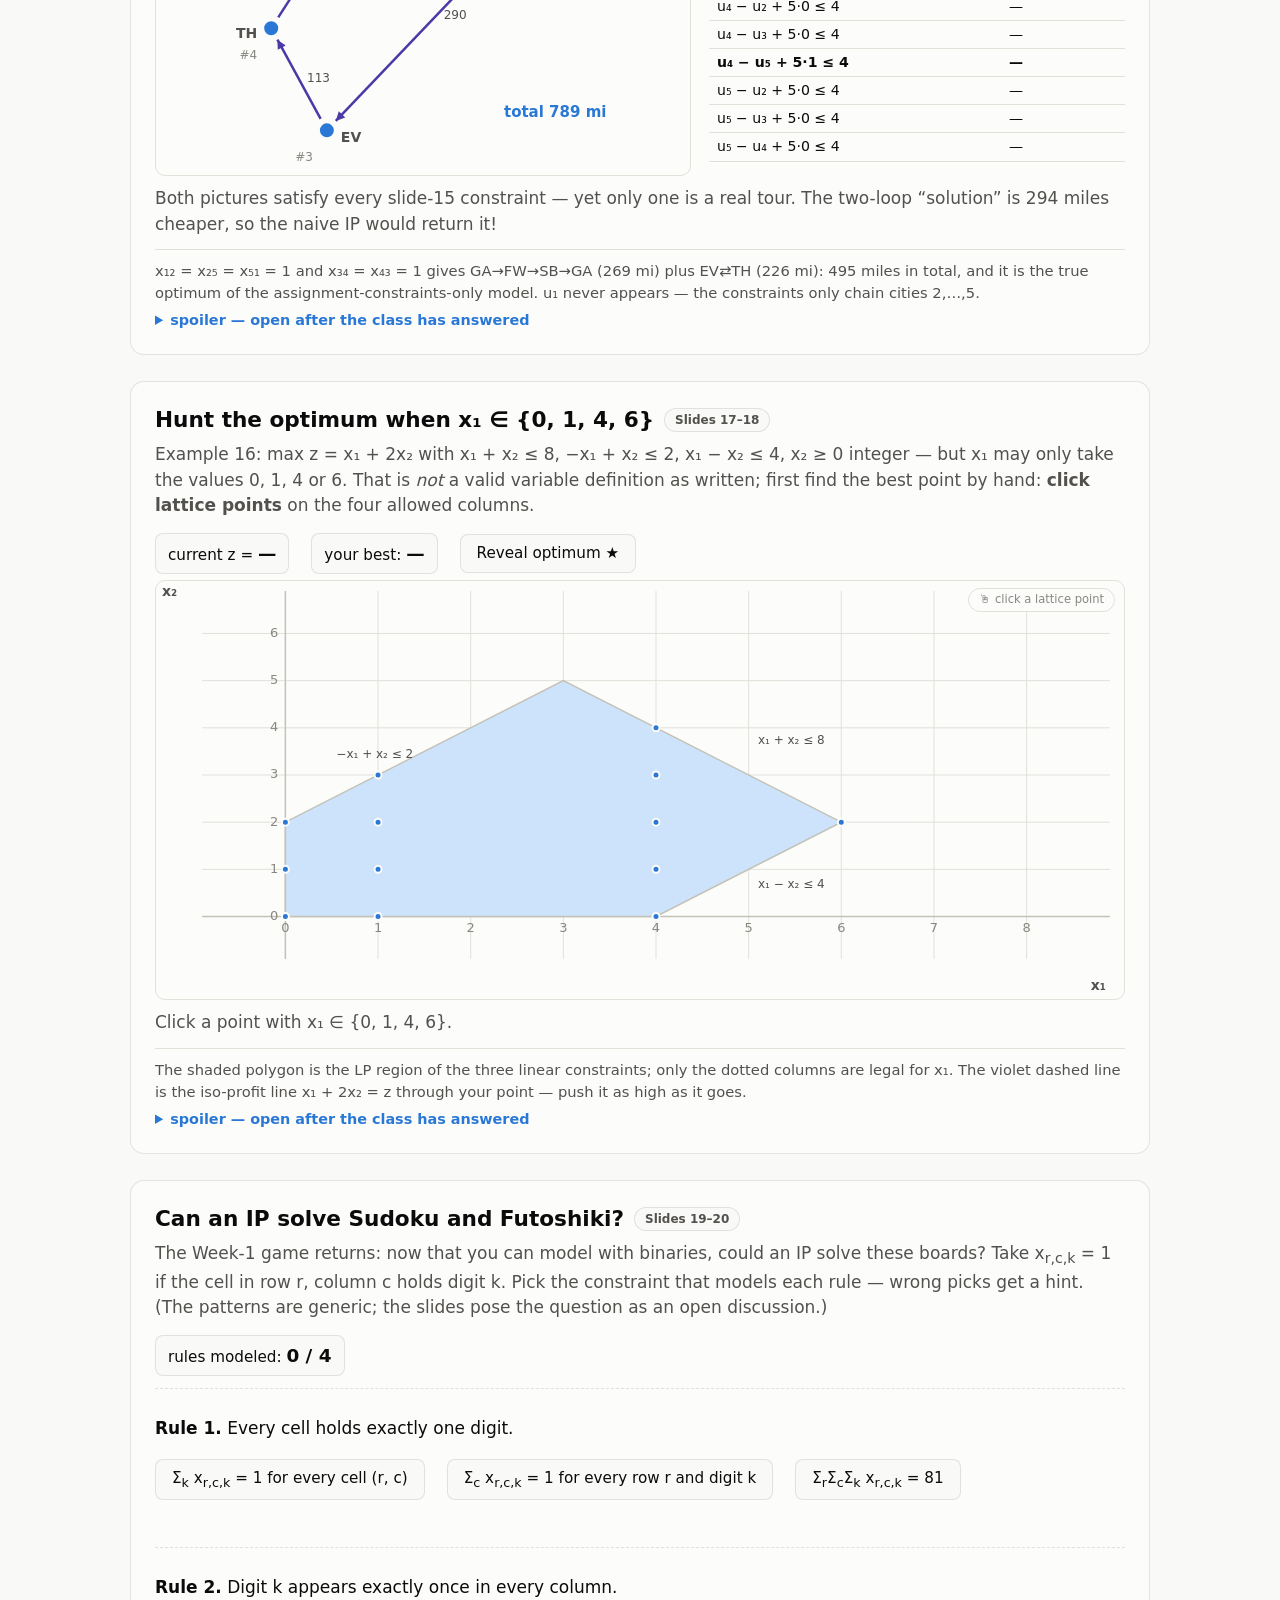
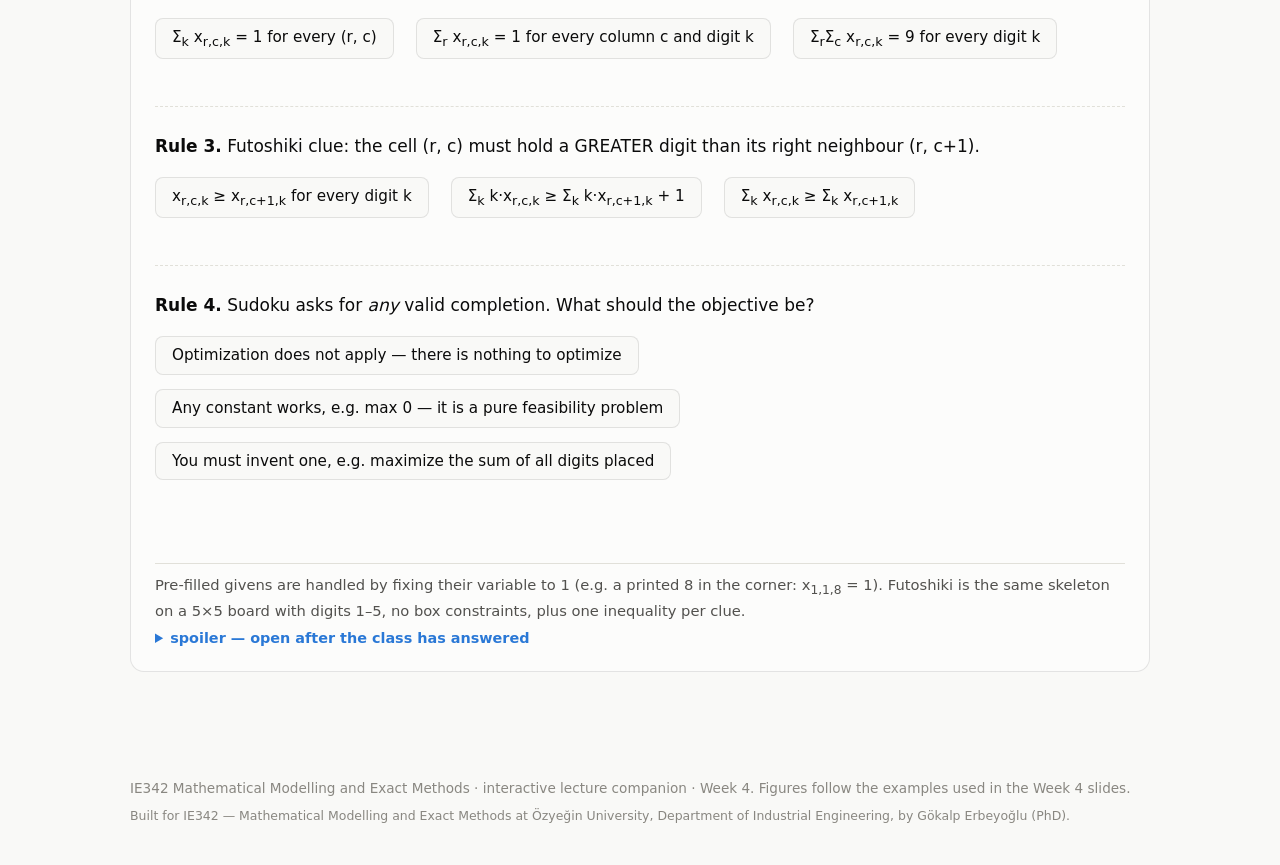
<file: week04.html>
<!DOCTYPE html>
<html lang="en">
<head>
<meta charset="UTF-8">
<meta name="viewport" content="width=device-width, initial-scale=1.0">
<title>IE342 · Week 4 — IP Modeling (Part 3) (Interactive)</title>
<link rel="stylesheet" href="assets/style.css">
<script src="assets/theme.js"></script>
<style>
  table.dist {
    border-collapse: collapse;
    font-variant-numeric: tabular-nums;
    font-size: 0.92rem;
    margin-top: 10px;
  }
  table.dist th, table.dist td {
    border: 1px solid var(--grid);
    padding: 4px 10px;
    text-align: right;
    min-width: 44px;
  }
  table.dist th { color: var(--ink-2); }
  table.dist td:first-child, table.dist th:first-child { text-align: left; font-weight: 600; }
  table.mtz {
    border-collapse: collapse;
    font-variant-numeric: tabular-nums;
    font-size: 0.88rem;
    width: 100%;
  }
  table.mtz th, table.mtz td {
    border-bottom: 1px solid var(--grid);
    padding: 3px 8px;
    text-align: left;
  }
  table.mtz th { color: var(--ink-2); font-weight: 600; }
  table.mtz tr.used td { font-weight: 700; }
  table.mtz tr.viol td { color: var(--critical); }
  .pq button { text-align: left; }
  .pq { border-top: 1px dashed var(--grid); padding-top: 10px; margin-top: 12px; }
  .pq:first-of-type { border-top: none; margin-top: 0; }
</style>
</head>
<body>

<header class="site">
  <h1>IE342 Mathematical Modelling and Exact Methods — Week 4: IP Modeling (Part 3)</h1>
  <div class="sub"><a href="index.html" style="color:inherit">← all weeks</a> · interactive companion, used alongside the slides</div>
  <div class="theme-switch" id="theme-switch"></div>
  <nav class="widgets">
    <a href="#bakery">1 · Bakery big-M logic</a>
    <a href="#pwl">2 · Cost-curve cheat</a>
    <a href="#tour">3 · Joe's tour</a>
    <a href="#subtour">4 · Subtour trap</a>
    <a href="#domain">5 · Domain hunt</a>
    <a href="#puzzles">6 · Puzzle quiz</a>
  </nav>
</header>

<main>

<!-- ================= WIDGET 1 : BAKERY EITHER-OR / IF-THEN ================= -->
<section class="widget" id="bakery">
  <h2>One binary, two bakery rules — either–or and if–then <span class="chip">Slides 3–8</span></h2>
  <p class="howto">
    The bakery (Examples 12–13): 8 doughnut varieties, at most 30 dozen in total.
    Rule 1: varieties 1–3 are worth baking only if together they reach at least 10 dozen — so their sum
    s = x₁+x₂+x₃ must be 0 <em>or</em> at least 10. Rule 2 (added later): if variety 5 exceeds 3 dozen,
    variety 7 must reach 5 dozen. Play with each rule and watch a single 0–1 variable do the logic.
  </p>
  <div class="controls">
    <span class="segwrap">
      <button class="seg active" id="bk-tabA">Example 12 — either–or</button>
      <button class="seg" id="bk-tabB">Example 13 — if–then</button>
    </span>
  </div>
  <div class="controls" id="bk-ctlA">
    <span class="group">
      <label>binary y:</label>
      <span class="segwrap">
        <button class="seg active" id="bk-y0">y = 0</button>
        <button class="seg" id="bk-y1">y = 1</button>
      </span>
    </span>
    <span class="group">
      <label for="bk-m">M (the slide uses 30):</label>
      <input type="range" id="bk-m" min="10" max="60" step="5" value="30">
      <span class="readout">M = <b id="bk-mval">30</b></span>
    </span>
    <span class="readout">s − M·y = <b id="bk-c1">0</b> <b id="bk-c1g" style="color:var(--good)">✓</b> (need ≤ 0)</span>
    <span class="readout">s − 10y = <b id="bk-c2">0</b> <b id="bk-c2g" style="color:var(--good)">✓</b> (need ≥ 0)</span>
    <button id="bk-revA">Reveal allowed plans ★</button>
  </div>
  <div class="controls" id="bk-ctlB" style="display:none">
    <button class="primary" id="bk-yes">Bakeable ✓</button>
    <button class="primary" id="bk-no">Impossible ✗</button>
    <button id="bk-next">Next point</button>
    <span class="readout">score: <b id="bk-score">0 / 0</b></span>
    <span class="readout">streak: <b id="bk-streak">0</b></span>
    <button id="bk-revB">Reveal the true region ★</button>
  </div>
  <canvas class="viz" id="c-bk" style="height:250px"></canvas>
  <p class="status info" id="bk-status">Drag the s marker. Challenge: find a feasible plan with 0 &lt; s &lt; 10 — any y allowed.</p>
  <div class="note">
    Example 12 links s to y via s − 30y ≤ 0 and s − 10y ≥ 0 (slide 5); Example 13 adds
    x₅ − 3 − 30u ≤ 0 and x₇ − 5u ≥ 0 with a second binary u (slide 8). Profits pᵢ stay symbolic on the
    slides, so both games are about <em>feasibility logic</em>, not the objective. In the if–then game the
    other six varieties are held at 0, so the 30-dozen oven cap is not binding on the 8×8 view.
    <details class="spoiler"><summary>spoiler — open after the class has answered</summary>
      Either–or: y = 0 collapses s to exactly 0, y = 1 opens 10 ≤ s ≤ 30 — together {0} ∪ [10, 30], and
      1–9 dozen is unreachable under every y. M = 30 is the smallest safe constant because the oven cap
      already forces s ≤ 30; a smaller M (try 20) wrongly cuts real plans, a bigger one stays valid here
      but big-M's should always be as tight as possible.
      If–then: a point (x₅, x₇) is bakeable iff x₅ ≤ 3 <em>or</em> x₇ ≥ 5 — with u = 0 the first
      constraint forces x₅ ≤ 3, with u = 1 the second forces x₇ ≥ 5. That is exactly the contrapositive
      of "x₅ &gt; 3 ⇒ x₇ ≥ 5". Note the boundary: x₅ = 3 needs no promise on x₇ ("more than 3" is strict).
    </details>
  </div>
</section>

<!-- ================= WIDGET 2 : EUING GAS PIECEWISE COST ================= -->
<section class="widget" id="pwl">
  <h2>Can you cheat Euing's purchase-cost curve? <span class="chip">Slides 9–12</span></h2>
  <p class="howto">
    Example 14: Euing can buy up to 1500 extra gallons of oil 1 — the first 500 at 25¢/gal, the next 500
    at 20¢, the last 500 at 15¢. The slides replace the piecewise cost c(t) by
    z₁c(0) + z₂c(500) + z₃c(1000) + z₄c(1500) with t = Σzᵢbᵢ, Σzᵢ = 1. <b>Pick which two z's may be
    positive, then slide t</b> — when is the price the model pays the real price?
  </p>
  <div class="controls">
    <span class="segwrap">
      <button class="seg active" data-pair="01">z₁ &amp; z₂</button>
      <button class="seg" data-pair="12">z₂ &amp; z₃</button>
      <button class="seg" data-pair="23">z₃ &amp; z₄</button>
      <button class="seg" data-pair="02">z₁ &amp; z₃</button>
      <button class="seg" data-pair="13">z₂ &amp; z₄</button>
      <button class="seg" data-pair="03">z₁ &amp; z₄</button>
    </span>
    <span class="group">
      <label for="pw-t">t (gallons purchased):</label>
      <input type="range" id="pw-t" min="0" max="500" step="25" value="250">
    </span>
  </div>
  <div class="controls">
    <span class="readout">z = <b id="pw-z">—</b></span>
    <span class="readout">model pays <b id="pw-est">—</b></span>
    <span class="readout">true cost <b id="pw-true">—</b></span>
    <span class="readout">biggest discount found: <b id="pw-best">$0.00</b></span>
  </div>
  <canvas class="viz" id="c-pw" style="height:400px"></canvas>
  <p class="status info" id="pw-status"></p>
  <div class="note">
    The breakpoint costs come straight from the stated block prices: c(0) = $0, c(500) = $125,
    c(1000) = $225, c(1500) = $300. Profit = revenue − cost, so every dollar the model shaves off the
    cost curve is a fake dollar of profit the optimizer will chase.
    <details class="spoiler"><summary>spoiler — open after the class has answered</summary>
      Only <em>adjacent</em> pairs stay on the curve — that is what slide 12's constraints
      z₁ ≤ y₁, z₂ ≤ y₁+y₂, z₃ ≤ y₂+y₃, z₄ ≤ y₃ with y₁+y₂+y₃ = 1 enforce. Because the marginal price
      falls (25 → 20 → 15¢), c(t) is concave and every non-adjacent chord runs <em>below</em> it: the
      z₁&nbsp;&amp;&nbsp;z₄ chord gives the biggest cheat, a flat $25 discount for any t between 500 and
      1000. Without the y's, the LP would always take that deal.
    </details>
  </div>
</section>

<!-- ================= WIDGET 3 : JOE'S TSP TOUR BUILDER ================= -->
<section class="widget" id="tour">
  <h2>Find Joe's shortest tour <span class="chip">Slides 13–15</span></h2>
  <p class="howto">
    Example 15: Joe starts in Gary (GA) and must visit his agencies in Fort Wayne (FW), Evansville (EV),
    Terre Haute (TH) and South Bend (SB) once each, then return home. <b>Click the cities in the order
    you would visit them</b> — the tour closes back to GA by itself. There are only 12 distinct tours…
    can the class find the best one by hand?
  </p>
  <div class="controls">
    <button id="tr-undo">Undo leg</button>
    <button id="tr-reset">Reset</button>
    <button id="tr-reveal" class="locked">Reveal optimal tour ★</button>
    <span class="readout">distance so far: <b id="tr-len">0</b> mi</span>
    <span class="readout">your best: <b id="tr-best">—</b></span>
  </div>
  <div style="display:flex;flex-wrap:wrap;gap:18px;align-items:flex-start">
    <div style="flex:1 1 480px;min-width:320px">
      <canvas class="viz" id="c-tr" style="height:420px"></canvas>
    </div>
    <div style="flex:1 1 260px;min-width:240px">
      <div style="overflow-x:auto">
        <table class="dist" id="tr-dist"></table>
      </div>
      <div style="overflow-x:auto">
        <table class="attempts" id="tr-log">
          <thead><tr><th>#</th><th>tour</th><th>miles</th></tr></thead>
          <tbody></tbody>
        </table>
      </div>
    </div>
  </div>
  <p class="status info" id="tr-status">Joe is in GA. Click the first city to visit.</p>
  <div class="note">
    City positions are schematic (roughly where they sit in Indiana); every distance shown is the number
    from the slide-14 table. The model behind this game: xᵢⱼ = 1 if Joe drives from city i straight to
    city j, min ΣΣcᵢⱼxᵢⱼ with each city left exactly once and entered exactly once (slide 15).
    <details class="spoiler"><summary>spoiler — open after the class has answered</summary>
      The optimum is 668 miles: GA → SB → FW → TH → EV → GA (or the same loop driven backwards).
      Out of the 12 distinct tours the worst is 1085 miles, so guessing blindly can cost Joe over
      400 extra miles.
    </details>
  </div>
</section>

<!-- ================= WIDGET 4 : SUBTOUR TRAP / MTZ ================= -->
<section class="widget" id="subtour">
  <h2>The subtour trap — are in/out constraints enough? <span class="chip">Slides 15–16</span></h2>
  <p class="howto">
    Slide 15 asks: do "leave every city once, enter every city once" suffice? Compare a genuine tour with
    the cheapest solution those constraints actually allow. Then try to certify each with the slide-16
    constraint uᵢ − uⱼ + 5xᵢⱼ ≤ 4 (i, j = 2,…,5, i ≠ j): <b>choose u-values and press Check</b>.
    Cities are numbered as in the table: 1 = GA, 2 = FW, 3 = EV, 4 = TH, 5 = SB.
  </p>
  <div class="controls">
    <span class="segwrap">
      <button class="seg active" id="st-selT">one loop — 789 mi</button>
      <button class="seg" id="st-selS">two loops — 495 mi</button>
    </span>
    <span class="group">
      <label>u₂ (FW)</label><input type="number" id="st-u2" min="0" max="9" step="1" value="1" style="width:60px;font:inherit">
      <label>u₃ (EV)</label><input type="number" id="st-u3" min="0" max="9" step="1" value="2" style="width:60px;font:inherit">
      <label>u₄ (TH)</label><input type="number" id="st-u4" min="0" max="9" step="1" value="3" style="width:60px;font:inherit">
      <label>u₅ (SB)</label><input type="number" id="st-u5" min="0" max="9" step="1" value="4" style="width:60px;font:inherit">
    </span>
    <button class="primary" id="st-check">Check the 12 constraints</button>
  </div>
  <div style="display:flex;flex-wrap:wrap;gap:18px;align-items:flex-start">
    <div style="flex:1 1 420px;min-width:300px">
      <canvas class="viz" id="c-st" style="height:380px"></canvas>
    </div>
    <div style="flex:1 1 300px;min-width:260px;overflow-x:auto">
      <table class="mtz" id="st-table"></table>
    </div>
  </div>
  <p class="status info" id="st-status">Both pictures satisfy every slide-15 constraint — yet only one is a real tour. The two-loop “solution” is 294 miles cheaper, so the naive IP would return it!</p>
  <div class="note">
    x₁₂ = x₂₅ = x₅₁ = 1 and x₃₄ = x₄₃ = 1 gives GA→FW→SB→GA (269 mi) plus EV⇄TH (226 mi): 495 miles in
    total, and it is the true optimum of the assignment-constraints-only model. u₁ never appears — the
    constraints only chain cities 2,…,5.
    <details class="spoiler"><summary>spoiler — open after the class has answered</summary>
      For the one-loop solution u = (1, 2, 3, 4) works: every used arc among cities 2–5 asks
      u<sub>next</sub> ≥ u<sub>prev</sub> + 1, and the loop breaks that chain by passing through GA.
      The two-loop solution can never be certified: EV⇄TH forces both u₃ − u₄ + 5 ≤ 4 and
      u₄ − u₃ + 5 ≤ 4; adding them gives 10 ≤ 8. Any loop that avoids city 1 dies the same way — summing
      the constraint around its k arcs gives 5k ≤ 4k. That is exactly why slide 16's subtour-elimination
      constraints make the formulation valid.
    </details>
  </div>
</section>

<!-- ================= WIDGET 5 : RESTRICTED DOMAIN HUNT ================= -->
<section class="widget" id="domain">
  <h2>Hunt the optimum when x₁ ∈ {0, 1, 4, 6} <span class="chip">Slides 17–18</span></h2>
  <p class="howto">
    Example 16: max z = x₁ + 2x₂ with x₁ + x₂ ≤ 8, −x₁ + x₂ ≤ 2, x₁ − x₂ ≤ 4, x₂ ≥ 0 integer — but x₁
    may only take the values 0, 1, 4 or 6. That is <em>not</em> a valid variable definition as written;
    first find the best point by hand: <b>click lattice points</b> on the four allowed columns.
  </p>
  <div class="controls">
    <span class="readout">current z = <b id="dm-z">—</b></span>
    <span class="readout">your best: <b id="dm-best">—</b></span>
    <button id="dm-reveal">Reveal optimum ★</button>
  </div>
  <canvas class="viz" id="c-dm" style="height:420px"></canvas>
  <p class="status info" id="dm-status">Click a point with x₁ ∈ {0, 1, 4, 6}.</p>
  <div class="note">
    The shaded polygon is the LP region of the three linear constraints; only the dotted columns are
    legal for x₁. The violet dashed line is the iso-profit line x₁ + 2x₂ = z through your point — push
    it as high as it goes.
    <details class="spoiler"><summary>spoiler — open after the class has answered</summary>
      The reformulation on slide 18 makes the domain valid: x₁ = 0y₁ + 1y₂ + 4y₃ + 6y₄ with
      y₁ + y₂ + y₃ + y₄ = 1, yᵢ ∈ {0,1} — the same select-one-breakpoint trick as the piecewise-linear
      z's, with the y's now picking a <em>point</em> instead of a segment. Best point per column:
      z = 4 at (0, 2), z = 7 at (1, 3), z = 12 at (4, 4), z = 10 at (6, 2) — the optimum is
      (x₁, x₂) = (4, 4) with z = 12. Note x₁ = 6 leaves only the single point (6, 2), squeezed between
      x₁ − x₂ ≤ 4 and x₁ + x₂ ≤ 8.
    </details>
  </div>
</section>

<!-- ================= WIDGET 6 : PUZZLE MODELING QUIZ ================= -->
<section class="widget" id="puzzles">
  <h2>Can an IP solve Sudoku and Futoshiki? <span class="chip">Slides 19–20</span></h2>
  <p class="howto">
    The Week-1 game returns: now that you can model with binaries, could an IP solve these boards?
    Take x<sub>r,c,k</sub> = 1 if the cell in row r, column c holds digit k. Pick the constraint that
    models each rule — wrong picks get a hint. (The patterns are generic; the slides pose the question
    as an open discussion.)
  </p>
  <div class="controls">
    <span class="readout">rules modeled: <b id="pq-done">0 / 4</b></span>
  </div>
  <div class="pq">
    <p><b>Rule 1.</b> Every cell holds exactly one digit.</p>
    <div class="controls">
      <button data-q="0" data-o="0">Σ<sub>k</sub> x<sub>r,c,k</sub> = 1 for every cell (r, c)</button>
      <button data-q="0" data-o="1">Σ<sub>c</sub> x<sub>r,c,k</sub> = 1 for every row r and digit k</button>
      <button data-q="0" data-o="2">Σ<sub>r</sub>Σ<sub>c</sub>Σ<sub>k</sub> x<sub>r,c,k</sub> = 81</button>
    </div>
    <p class="status info" id="pq-s0"></p>
  </div>
  <div class="pq">
    <p><b>Rule 2.</b> Digit k appears exactly once in every column.</p>
    <div class="controls">
      <button data-q="1" data-o="0">Σ<sub>k</sub> x<sub>r,c,k</sub> = 1 for every (r, c)</button>
      <button data-q="1" data-o="1">Σ<sub>r</sub> x<sub>r,c,k</sub> = 1 for every column c and digit k</button>
      <button data-q="1" data-o="2">Σ<sub>r</sub>Σ<sub>c</sub> x<sub>r,c,k</sub> = 9 for every digit k</button>
    </div>
    <p class="status info" id="pq-s1"></p>
  </div>
  <div class="pq">
    <p><b>Rule 3.</b> Futoshiki clue: the cell (r, c) must hold a GREATER digit than its right neighbour (r, c+1).</p>
    <div class="controls">
      <button data-q="2" data-o="0">x<sub>r,c,k</sub> ≥ x<sub>r,c+1,k</sub> for every digit k</button>
      <button data-q="2" data-o="1">Σ<sub>k</sub> k·x<sub>r,c,k</sub> ≥ Σ<sub>k</sub> k·x<sub>r,c+1,k</sub> + 1</button>
      <button data-q="2" data-o="2">Σ<sub>k</sub> x<sub>r,c,k</sub> ≥ Σ<sub>k</sub> x<sub>r,c+1,k</sub></button>
    </div>
    <p class="status info" id="pq-s2"></p>
  </div>
  <div class="pq">
    <p><b>Rule 4.</b> Sudoku asks for <em>any</em> valid completion. What should the objective be?</p>
    <div class="controls">
      <button data-q="3" data-o="0">Optimization does not apply — there is nothing to optimize</button>
      <button data-q="3" data-o="1">Any constant works, e.g. max 0 — it is a pure feasibility problem</button>
      <button data-q="3" data-o="2">You must invent one, e.g. maximize the sum of all digits placed</button>
    </div>
    <p class="status info" id="pq-s3"></p>
  </div>
  <p class="status info" id="pq-status"></p>
  <div class="note">
    Pre-filled givens are handled by fixing their variable to 1 (e.g. a printed 8 in the corner:
    x<sub>1,1,8</sub> = 1). Futoshiki is the same skeleton on a 5×5 board with digits 1–5, no box
    constraints, plus one inequality per clue.
    <details class="spoiler"><summary>spoiler — open after the class has answered</summary>
      Yes — both puzzles are small IPs. Sudoku: 729 binaries and four "exactly one" families (cell, row,
      column, 3×3 box) plus fixed givens; any feasible point is a solved board, so the objective is
      irrelevant. Futoshiki adds clue constraints on cell values Σ<sub>k</sub> k·x. The lesson of the
      week: binaries model logic — either–or, if–then, restricted domains, and even newspaper puzzles.
    </details>
  </div>
</section>

</main>

<footer class="site">
  IE342 Mathematical Modelling and Exact Methods · interactive lecture companion · Week 4.
  Figures follow the examples used in the Week 4 slides.
  <div class="credit">Built for IE342 — Mathematical Modelling and Exact Methods at Özyeğin University, Department of Industrial Engineering, by Gökalp Erbeyoğlu (PhD).</div>
</footer>

<script src="assets/viz.js"></script>
<script>
const el = id => document.getElementById(id);
const fmt = (v, d = 2) => Number(v).toFixed(d);

/* Joe State's five agencies (slide 14). Canvas positions are schematic
   (roughly geographic, Indiana); every distance COMES FROM THE SLIDE TABLE. */
const CITY = [
  { code: 'GA', name: 'Gary',        x: 1.6, y: 8.9, lbl: { dx: -12, dy: -8, align: 'right' } },
  { code: 'FW', name: 'Fort Wayne',  x: 7.4, y: 7.6, lbl: { dx: 14, dy: 6 } },
  { code: 'EV', name: 'Evansville',  x: 3.1, y: 0.9, lbl: { dx: 14, dy: 8 } },
  { code: 'TH', name: 'Terre Haute', x: 2.0, y: 3.9, lbl: { dx: -14, dy: 6, align: 'right' } },
  { code: 'SB', name: 'South Bend',  x: 4.3, y: 9.2, lbl: { dx: 8, dy: -10 } },
];
const DIST = [
  [0, 132, 217, 164, 58],
  [132, 0, 290, 201, 79],
  [217, 290, 0, 113, 303],
  [164, 201, 113, 0, 196],
  [58, 79, 303, 196, 0],
];
const MAPVIEW = { x0: 0, x1: 10, y0: 0, y1: 10.4, padL: 14, padR: 14, padT: 10, padB: 14 };

// Base map: nodes + city codes; optionally all edges with distance labels.
function drawCityBase(p, t, opts = {}) {
  const { ctx, X, Y } = p;
  if (opts.allEdges) {
    ctx.save();
    ctx.strokeStyle = t.grid;
    ctx.lineWidth = 1;
    for (let i = 0; i < 5; i++) {
      for (let j = i + 1; j < 5; j++) {
        ctx.beginPath();
        ctx.moveTo(X(CITY[i].x), Y(CITY[i].y));
        ctx.lineTo(X(CITY[j].x), Y(CITY[j].y));
        ctx.stroke();
      }
    }
    ctx.restore();
    for (let i = 0; i < 5; i++) {
      for (let j = i + 1; j < 5; j++) {
        const mx = (CITY[i].x + CITY[j].x) / 2;
        const my = (CITY[i].y + CITY[j].y) / 2;
        VIZ.label(p, String(DIST[i][j]), mx, my, t.muted, { size: 11, align: 'center', baseline: 'middle' });
      }
    }
  }
  CITY.forEach((c, i) => {
    VIZ.dot(p, c.x, c.y, i === 0 ? t.s2 : t.s1, 8, i === 0);
    VIZ.label(p, c.code, c.x, c.y, t.ink2, Object.assign({ bold: true, size: 14, baseline: 'middle' }, c.lbl));
  });
}

// Arrow in world coordinates, trimmed at both node circles.
function drawArrow(p, a, b, color, width, trim = 13) {
  const { ctx, X, Y } = p;
  const x1 = X(CITY[a].x), y1 = Y(CITY[a].y);
  const x2 = X(CITY[b].x), y2 = Y(CITY[b].y);
  const dx = x2 - x1, dy = y2 - y1;
  const L = Math.hypot(dx, dy);
  const ux = dx / L, uy = dy / L;
  const sx = x1 + ux * trim, sy = y1 + uy * trim;
  const ex = x2 - ux * trim, ey = y2 - uy * trim;
  ctx.save();
  ctx.strokeStyle = color;
  ctx.fillStyle = color;
  ctx.lineWidth = width;
  ctx.beginPath();
  ctx.moveTo(sx, sy);
  ctx.lineTo(ex, ey);
  ctx.stroke();
  const h = 9;
  ctx.beginPath();
  ctx.moveTo(ex, ey);
  ctx.lineTo(ex - h * ux - h * 0.5 * uy, ey - h * uy + h * 0.5 * ux);
  ctx.lineTo(ex - h * ux + h * 0.5 * uy, ey - h * uy - h * 0.5 * ux);
  ctx.closePath();
  ctx.fill();
  ctx.restore();
}

/* ============================================================
   WIDGET 1 — bakery big-M logic (slides 3-8)
   Tab A: s = x1+x2+x3 on a double number line (y = 0 / y = 1 tracks),
          constraints s - M·y <= 0 and s - 10y >= 0 (slide 5, M = 30).
   Tab B: if-then classification game on the (x5, x7) grid,
          constraints x5 - 3 - 30u <= 0, x7 - 5u >= 0 (slide 8).
   ============================================================ */
(() => {
  const canvas = el('c-bk');
  VIZ.hint(canvas, '🖱 drag the s marker');
  const hintSpan = canvas.parentNode.querySelector('.viz-hint span');
  let tab = 'A';

  // --- tab A state ---
  let s = 0, yv = 0, M = 30, revA = false, dragging = false, lastPlot = null, touchedA = false;

  // --- tab B state ---
  const PTS = [[2, 0], [5, 2], [3, 0], [4, 5], [7, 4], [0, 7], [4, 0], [3, 8], [6, 5], [8, 3]];
  let queue = PTS.slice();
  for (let i = queue.length - 1; i > 0; i--) {
    const j = Math.floor(Math.random() * (i + 1));
    [queue[i], queue[j]] = [queue[j], queue[i]];
  }
  let qi = 0, target = null, answered = [], voteDone = false, nOk = 0, nTot = 0, streak = 0, revB = false;
  const bakeable = (a, b) => a <= 3 || b >= 5;

  const status = el('bk-status');

  function drawA() {
    const p = VIZ.plot(canvas, { x0: -3.4, x1: 32, y0: 0, y1: 10, padL: 24, padR: 16, padT: 8, padB: 10 });
    const t = VIZ.theme();
    lastPlot = p;
    const { ctx, X, Y } = p;
    const rowY = { 0: 7.4, 1: 3.6 };

    ctx.save();
    ctx.strokeStyle = t.grid;
    ctx.lineWidth = 1;
    for (let g = 0; g <= 30; g += 5) {
      ctx.beginPath();
      ctx.moveTo(X(g), Y(1.8));
      ctx.lineTo(X(g), Y(9.2));
      ctx.stroke();
    }
    ctx.restore();
    for (let g = 0; g <= 30; g += 5) {
      VIZ.label(p, String(g), g, 1.7, t.muted, { align: 'center', baseline: 'top', size: 12 });
    }
    VIZ.label(p, 's = x₁ + x₂ + x₃ (dozens)', 30.5, 0.9, t.ink2, { align: 'right', baseline: 'top', size: 13 });

    [0, 1].forEach(yy => {
      const ry = rowY[yy];
      ctx.save();
      ctx.strokeStyle = t.axis;
      ctx.lineWidth = 1.5;
      ctx.beginPath();
      ctx.moveTo(X(0), Y(ry));
      ctx.lineTo(X(30), Y(ry));
      ctx.stroke();
      ctx.restore();
      VIZ.label(p, 'y = ' + yy, -0.8, ry, yy === yv ? t.ink : t.muted, { align: 'right', baseline: 'middle', size: 14, bold: yy === yv });
      if (revA) {
        if (yy === 0) {
          VIZ.dot(p, 0, ry, t.s2, 7);
          VIZ.label(p, 'only s = 0', 0.6, ry, t.s2, { dy: -10, size: 12, bold: true });
        } else {
          const hi = Math.min(30, M);
          ctx.save();
          ctx.strokeStyle = t.s2;
          ctx.lineWidth = 7;
          ctx.lineCap = 'round';
          ctx.beginPath();
          ctx.moveTo(X(10), Y(ry));
          ctx.lineTo(X(hi), Y(ry));
          ctx.stroke();
          if (M < 30) {
            ctx.strokeStyle = t.bad;
            ctx.lineWidth = 4;
            ctx.setLineDash([2, 7]);
            ctx.beginPath();
            ctx.moveTo(X(M), Y(ry));
            ctx.lineTo(X(30), Y(ry));
            ctx.stroke();
          }
          ctx.restore();
          VIZ.label(p, '10 ≤ s ≤ ' + Math.min(30, M), 10, ry, t.s2, { dy: -10, size: 12, bold: true });
          if (M < 30) VIZ.label(p, 'wrongly cut by small M!', 30, ry, t.bad, { dy: 18, size: 12, align: 'right', baseline: 'top' });
        }
      }
    });

    const c1 = s - M * yv;
    const c2 = s - 10 * yv;
    const feas = c1 <= 0 && c2 >= 0;
    VIZ.dot(p, s, rowY[yv], feas ? t.s5 : t.bad, 8, true);
    VIZ.label(p, 's = ' + s, s, rowY[yv], feas ? t.s5 : t.bad, { dy: -14, align: 'center', bold: true });

    el('bk-c1').textContent = String(c1);
    el('bk-c1').style.color = c1 <= 0 ? 'var(--good)' : 'var(--critical)';
    el('bk-c1g').textContent = c1 <= 0 ? '✓' : '✗';
    el('bk-c1g').style.color = c1 <= 0 ? 'var(--good)' : 'var(--critical)';
    el('bk-c2').textContent = String(c2);
    el('bk-c2').style.color = c2 >= 0 ? 'var(--good)' : 'var(--critical)';
    el('bk-c2g').textContent = c2 >= 0 ? '✓' : '✗';
    el('bk-c2g').style.color = c2 >= 0 ? 'var(--good)' : 'var(--critical)';
    el('bk-mval').textContent = String(M);

    if (!touchedA) return; // keep the challenge prompt until the class starts playing
    if (feas) {
      status.className = 'status ok';
      status.textContent = '✓ (s = ' + s + ', y = ' + yv + ') satisfies both linking constraints' +
        (yv === 0 ? ' — with y = 0 the pair collapses s to 0.' : ' — with y = 1 the batch must be 10…' + Math.min(30, M) + ' dozen.');
    } else {
      status.className = 'status bad';
      const why = c1 > 0 ? 's − M·y = ' + c1 + ' > 0: with y = ' + yv + ' the batch cannot exceed ' + (M * yv) + ' dozen.'
        : 's − 10y = ' + c2 + ' < 0: y = 1 promises at least 10 dozen of varieties 1–3.';
      status.textContent = '✗ infeasible. ' + why;
    }
  }

  function drawB() {
    const p = VIZ.plot(canvas, { x0: -0.9, x1: 8.9, y0: -0.9, y1: 8.9, padL: 46, padR: 14, padT: 10, padB: 40 });
    const t = VIZ.theme();
    lastPlot = p;
    VIZ.axes(p, t, { xticks: [0, 1, 2, 3, 4, 5, 6, 7, 8], yticks: [0, 1, 2, 3, 4, 5, 6, 7, 8], xlabel: 'x₅ (dozens)', ylabel: 'x₇ (dozens)' });
    const { ctx } = p;
    if (revB) {
      for (let a = 0; a <= 8; a++) {
        for (let b = 0; b <= 8; b++) {
          if (bakeable(a, b)) {
            ctx.save();
            ctx.globalAlpha = 0.75;
            VIZ.dot(p, a, b, t.s2, 4);
            ctx.restore();
          } else {
            VIZ.label(p, '×', a, b, t.bad, { align: 'center', baseline: 'middle', size: 13 });
          }
        }
      }
    }
    answered.forEach(h => {
      ctx.save();
      ctx.strokeStyle = h.correct ? t.good : t.bad;
      ctx.lineWidth = 2;
      ctx.beginPath();
      ctx.arc(p.X(h.a), p.Y(h.b), 9, 0, 2 * Math.PI);
      ctx.stroke();
      ctx.restore();
    });
    if (target) {
      VIZ.dot(p, target[0], target[1], t.s5, 7, true);
      if (!voteDone) VIZ.label(p, '?', target[0], target[1], t.s5, { dx: 12, dy: -8, bold: true, size: 18 });
    }
  }

  function draw() { if (tab === 'A') drawA(); else drawB(); }

  function nextPoint() {
    target = queue[qi % queue.length];
    qi++;
    voteDone = false;
    status.className = 'status info';
    status.textContent = 'Plan on the table: x₅ = ' + target[0] + ', x₇ = ' + target[1] + ' dozen (all other varieties 0). Class votes: bakeable or impossible?';
    draw();
  }

  function vote(saysYes) {
    if (tab !== 'B' || !target || voteDone) return;
    const [a, b] = target;
    const truth = bakeable(a, b);
    const correct = saysYes === truth;
    voteDone = true;
    nTot++;
    if (correct) { nOk++; streak++; } else { streak = 0; }
    answered.push({ a, b, correct });
    el('bk-score').textContent = nOk + ' / ' + nTot;
    el('bk-streak').textContent = String(streak);
    let why;
    if (a <= 3) {
      why = 'u = 0 works: x₅ − 3 − 0 = ' + (a - 3) + ' ≤ 0 and x₇ = ' + b + ' ≥ 0.' + (a === 3 ? ' Boundary case: exactly 3 dozen is NOT “more than 3”, so no promise on variety 7.' : '');
    } else if (b >= 5) {
      why = 'u = 0 fails (x₅ − 3 = ' + (a - 3) + ' > 0), but u = 1 rescues it: x₅ − 3 − 30 ≤ 0 and x₇ − 5 = ' + (b - 5) + ' ≥ 0.';
    } else {
      why = 'no u works: u = 0 fails x₅ − 3 − 30u ≤ 0 (LHS ' + (a - 3) + '), u = 1 fails x₇ − 5u ≥ 0 (LHS ' + (b - 5) + ').';
    }
    status.className = correct ? 'status ok' : 'status bad';
    status.textContent = (correct ? '✓ correct — ' : '✗ not quite — ') + 'this plan is ' + (truth ? 'BAKEABLE. ' : 'IMPOSSIBLE. ') + why;
    draw();
  }

  function setTab(which) {
    tab = which;
    el('bk-tabA').classList.toggle('active', which === 'A');
    el('bk-tabB').classList.toggle('active', which === 'B');
    el('bk-ctlA').style.display = which === 'A' ? '' : 'none';
    el('bk-ctlB').style.display = which === 'B' ? '' : 'none';
    hintSpan.textContent = which === 'A' ? '🖱 drag the s marker' : '🖱 click a grid point to test it';
    canvas.style.height = which === 'A' ? '250px' : '400px';
    if (which === 'B' && !target) { nextPoint(); return; }
    if (which === 'A') {
      status.className = 'status info';
      status.textContent = 'Drag the s marker. Challenge: find a feasible plan with 0 < s < 10 — any y allowed.';
    }
    draw();
  }

  function pointerToS(ev) {
    const { px } = VIZ.pointer(canvas, ev);
    s = Math.max(0, Math.min(30, Math.round(lastPlot.invX(px))));
    touchedA = true;
    draw();
  }

  canvas.addEventListener('pointerdown', ev => {
    if (tab === 'A') {
      dragging = true;
      canvas.setPointerCapture(ev.pointerId);
      pointerToS(ev);
    } else {
      const { px, py } = VIZ.pointer(canvas, ev);
      const a = Math.round(lastPlot.invX(px));
      const b = Math.round(lastPlot.invY(py));
      if (a < 0 || a > 8 || b < 0 || b > 8) return;
      target = [a, b];
      voteDone = false;
      status.className = 'status info';
      status.textContent = 'Custom plan: x₅ = ' + a + ', x₇ = ' + b + ' dozen. Class votes: bakeable or impossible?';
      draw();
    }
  });
  canvas.addEventListener('pointermove', ev => { if (tab === 'A' && dragging) pointerToS(ev); });
  canvas.addEventListener('pointerup', () => { dragging = false; });

  el('bk-tabA').addEventListener('click', () => setTab('A'));
  el('bk-tabB').addEventListener('click', () => setTab('B'));
  el('bk-y0').addEventListener('click', () => {
    yv = 0;
    touchedA = true;
    el('bk-y0').classList.add('active');
    el('bk-y1').classList.remove('active');
    draw();
  });
  el('bk-y1').addEventListener('click', () => {
    yv = 1;
    touchedA = true;
    el('bk-y1').classList.add('active');
    el('bk-y0').classList.remove('active');
    draw();
  });
  el('bk-m').addEventListener('input', () => { M = +el('bk-m').value; touchedA = true; draw(); });
  el('bk-revA').addEventListener('click', () => {
    revA = !revA;
    el('bk-revA').textContent = revA ? 'Hide allowed plans' : 'Reveal allowed plans ★';
    draw();
  });
  el('bk-yes').addEventListener('click', () => vote(true));
  el('bk-no').addEventListener('click', () => vote(false));
  el('bk-next').addEventListener('click', () => { if (tab === 'B') nextPoint(); });
  el('bk-revB').addEventListener('click', () => {
    revB = !revB;
    el('bk-revB').textContent = revB ? 'Hide the true region' : 'Reveal the true region ★';
    draw();
  });

  VIZ.register(canvas, draw);
})();

/* ============================================================
   WIDGET 2 — Euing gas piecewise purchase cost (slides 9-12)
   Block prices 25 / 20 / 15 ¢ per gallon (slide 11) give breakpoint
   costs c(0,500,1000,1500) = 0, 125, 225, 300 dollars.
   ============================================================ */
(() => {
  const canvas = el('c-pw');
  const BP = [0, 500, 1000, 1500];
  const CB = [0, 125, 225, 300];
  const cost = t => t <= 500 ? 0.25 * t : t <= 1000 ? 125 + 0.20 * (t - 500) : 225 + 0.15 * (t - 1000);
  let pi = 0, pj = 1, bestCheat = 0;
  const slider = el('pw-t');

  function current() {
    const tv = +slider.value;
    const w = (tv - BP[pi]) / (BP[pj] - BP[pi]);
    const z = [0, 0, 0, 0];
    z[pi] = 1 - w;
    z[pj] = w;
    const est = z[0] * CB[0] + z[1] * CB[1] + z[2] * CB[2] + z[3] * CB[3];
    return { tv, z, est, tru: cost(tv) };
  }

  function draw() {
    const p = VIZ.plot(canvas, { x0: -80, x1: 1590, y0: -22, y1: 340, padL: 56, padR: 16, padT: 12, padB: 42 });
    const t = VIZ.theme();
    VIZ.axes(p, t, { xticks: [0, 500, 1000, 1500], yticks: [0, 125, 225, 300], xlabel: 't (gallons)', ylabel: 'purchase cost ($)' });
    const { ctx, X, Y } = p;

    // true piecewise cost curve
    ctx.save();
    ctx.strokeStyle = t.s1;
    ctx.lineWidth = 2.5;
    ctx.beginPath();
    ctx.moveTo(X(0), Y(0));
    ctx.lineTo(X(500), Y(125));
    ctx.lineTo(X(1000), Y(225));
    ctx.lineTo(X(1500), Y(300));
    ctx.stroke();
    ctx.restore();
    VIZ.label(p, '25¢/gal', 210, 108, t.muted, { size: 12, align: 'center' });
    VIZ.label(p, '20¢/gal', 720, 218, t.muted, { size: 12, align: 'center' });
    VIZ.label(p, '15¢/gal', 1220, 302, t.muted, { size: 12, align: 'center' });
    BP.forEach((b, k) => {
      VIZ.dot(p, b, CB[k], t.s1, 5);
      VIZ.label(p, 'b' + '₁₂₃₄'[k] + ' = ' + b, b, CB[k], t.ink2, { dx: k === 0 ? 8 : 0, dy: -10, size: 12, align: k === 0 ? 'left' : 'center' });
    });

    const { tv, est, tru } = current();

    // chord between the two chosen breakpoints
    ctx.save();
    ctx.strokeStyle = t.s5;
    ctx.lineWidth = 2;
    ctx.setLineDash([7, 5]);
    ctx.beginPath();
    ctx.moveTo(X(BP[pi]), Y(CB[pi]));
    ctx.lineTo(X(BP[pj]), Y(CB[pj]));
    ctx.stroke();
    ctx.restore();

    const gap = tru - est;
    if (gap > 0.01) {
      ctx.save();
      ctx.strokeStyle = t.bad;
      ctx.lineWidth = 2;
      ctx.beginPath();
      ctx.moveTo(X(tv), Y(est));
      ctx.lineTo(X(tv), Y(tru));
      ctx.stroke();
      ctx.restore();
      VIZ.label(p, '$' + fmt(gap) + ' discount', tv, (est + tru) / 2, t.bad, { dx: 10, baseline: 'middle', bold: true, size: 13 });
      // hollow marker on the true curve
      ctx.save();
      ctx.beginPath();
      ctx.arc(X(tv), Y(tru), 6, 0, 2 * Math.PI);
      ctx.strokeStyle = t.s1;
      ctx.lineWidth = 2;
      ctx.stroke();
      ctx.restore();
      VIZ.label(p, 'real cost $' + fmt(tru), tv, tru, t.s1, { dx: 10, dy: -8, size: 13 });
      VIZ.dot(p, tv, est, t.s5, 7, true);
      VIZ.label(p, 'model pays $' + fmt(est), tv, est, t.s5, { dx: 10, dy: 18, baseline: 'top', size: 13, bold: true });
    } else {
      VIZ.dot(p, tv, est, t.s2, 7, true);
      // keep the label clear of the rising curve: below-right early, above-left late
      const late = tv > 450;
      VIZ.label(p, 'on the curve ✓  $' + fmt(est), tv, est, t.s2,
        late ? { dx: -14, dy: -10, size: 13, bold: true, align: 'right' } : { dx: 14, dy: 22, size: 13, bold: true, baseline: 'top' });
    }
  }

  function update() {
    const { tv, z, est, tru } = current();
    el('pw-z').textContent = '(' + z.map(v => fmt(v)).join(', ') + ')';
    el('pw-est').textContent = '$' + fmt(est);
    el('pw-true').textContent = '$' + fmt(tru);
    const gap = tru - est;
    if (gap > bestCheat) bestCheat = gap;
    el('pw-best').textContent = '$' + fmt(bestCheat);
    const st = el('pw-status');
    const adjacent = pj === pi + 1;
    if (gap > 0.01) {
      st.className = 'status bad';
      st.textContent = '✗ t = ' + tv + ' gal really costs $' + fmt(tru) + ', but this z-combination pays only $' + fmt(est) +
        ' — a $' + fmt(gap) + ' cheat. The LP relaxation would love it; the adjacency constraints must forbid it.';
    } else if (adjacent) {
      st.className = 'status ok';
      st.textContent = '✓ z' + '₁₂₃₄'[pi] + ' and z' + '₁₂₃₄'[pj] + ' are adjacent breakpoints (y' + '₁₂₃'[pi] +
        ' = 1 on slide 12), so t = ' + tv + ' lands exactly on the curve: $' + fmt(est) + '.';
    } else {
      st.className = 'status info';
      st.textContent = 'At a shared breakpoint the chord touches the curve — slide the t slider to see the gap open.';
    }
    draw();
  }

  document.querySelectorAll('#pwl [data-pair]').forEach(btn => {
    btn.addEventListener('click', () => {
      document.querySelectorAll('#pwl [data-pair]').forEach(b => b.classList.remove('active'));
      btn.classList.add('active');
      pi = +btn.dataset.pair[0];
      pj = +btn.dataset.pair[1];
      slider.min = BP[pi];
      slider.max = BP[pj];
      slider.value = (BP[pi] + BP[pj]) / 2;
      update();
    });
  });
  slider.addEventListener('input', update);
  VIZ.register(canvas, draw);
  update();
})();

/* ============================================================
   WIDGET 3 — Joe's TSP tour builder (slides 13-15)
   Distances from the slide-14 table; optimum 668 (verified by full
   enumeration of the 12 distinct tours).
   ============================================================ */
(() => {
  const canvas = el('c-tr');
  VIZ.hint(canvas, '🖱 click the cities in visiting order');
  const OPT = { seq: [0, 4, 1, 3, 2, 0], len: 668 };
  let route = [0], done = false, revealed = false, lastComplete = null, best = null;
  const attempts = [];
  let lastPlot = null;

  // distance table (mirrors slide 14)
  (() => {
    const codes = CITY.map(c => c.code);
    let html = '<thead><tr><th></th>' + codes.map(c => '<th>' + c + '</th>').join('') + '</tr></thead><tbody>';
    for (let i = 0; i < 5; i++) {
      html += '<tr><td>' + codes[i] + '</td>' + DIST[i].map(v => '<td>' + v + '</td>').join('') + '</tr>';
    }
    el('tr-dist').innerHTML = html + '</tbody>';
  })();

  const routeLen = r => {
    let s = 0;
    for (let i = 0; i + 1 < r.length; i++) s += DIST[r[i]][r[i + 1]];
    return s;
  };

  function draw() {
    const p = VIZ.plot(canvas, MAPVIEW);
    const t = VIZ.theme();
    lastPlot = p;
    const { ctx, X, Y } = p;
    drawCityBase(p, t, { allEdges: true });

    if (revealed) {
      ctx.save();
      ctx.strokeStyle = t.s2;
      ctx.lineWidth = 3;
      ctx.setLineDash([9, 6]);
      ctx.beginPath();
      OPT.seq.forEach((c, k) => {
        if (k === 0) ctx.moveTo(X(CITY[c].x), Y(CITY[c].y));
        else ctx.lineTo(X(CITY[c].x), Y(CITY[c].y));
      });
      ctx.stroke();
      ctx.restore();
      VIZ.label(p, 'optimal: 668 mi', 6.6, 2.2, t.s2, { bold: true, size: 15 });
    }

    ctx.save();
    ctx.strokeStyle = t.s5;
    ctx.lineWidth = 3.5;
    ctx.beginPath();
    route.forEach((c, k) => {
      if (k === 0) ctx.moveTo(X(CITY[c].x), Y(CITY[c].y));
      else ctx.lineTo(X(CITY[c].x), Y(CITY[c].y));
    });
    if (done) ctx.lineTo(X(CITY[0].x), Y(CITY[0].y));
    ctx.stroke();
    ctx.restore();

    // visit order badges
    route.forEach((c, k) => {
      if (k === 0) return;
      VIZ.label(p, String(k), CITY[c].x, CITY[c].y, t.s5, { dx: -16, dy: 20, bold: true, size: 15, align: 'right', baseline: 'top' });
    });

    const len = routeLen(route) + (done ? DIST[route[route.length - 1]][0] : 0);
    el('tr-len').textContent = String(len);
    el('tr-best').textContent = best === null ? '—' : best + ' mi';
  }

  function logAttempt(codes, len) {
    attempts.push({ codes, len });
    if (best === null || len < best) best = len;
    const tb = el('tr-log').querySelector('tbody');
    tb.innerHTML = attempts.map((a, i) =>
      '<tr' + (a.len === best ? ' class="best"' : '') + '><td>' + (i + 1) + '</td><td>' + a.codes + '</td><td>' + a.len + '</td></tr>').join('');
  }

  function clickCity(i) {
    if (done) {
      route = [0];
      done = false;
      lastComplete = null;
    }
    if (route.includes(i)) {
      el('tr-status').className = 'status bad';
      el('tr-status').textContent = CITY[i].name + ' is already on the route — every agency is visited exactly once.';
      draw();
      return;
    }
    route.push(i);
    if (route.length === 5) {
      done = true;
      const len = routeLen(route) + DIST[route[4]][0];
      lastComplete = len;
      const codes = route.map(c => CITY[c].code).join('–') + '–GA';
      logAttempt(codes, len);
      el('tr-reveal').classList.remove('locked');
      el('tr-status').className = len === OPT.len ? 'status ok' : 'status info';
      el('tr-status').textContent = (len === OPT.len ? '★ ' + len + ' miles — that is the optimum! ' : 'Tour closed: ' + len + ' miles. ') +
        codes + '. Click any city to start a new attempt.';
    } else {
      el('tr-status').className = 'status info';
      el('tr-status').textContent = 'Route so far: ' + route.map(c => CITY[c].code).join(' → ') + ' (' + routeLen(route) + ' mi). ' +
        (5 - route.length) + ' more, then back to GA.';
    }
    draw();
  }

  canvas.addEventListener('pointerdown', ev => {
    const { px, py } = VIZ.pointer(canvas, ev);
    let hit = -1, hd = 1e9;
    CITY.forEach((c, i) => {
      const d = Math.hypot(lastPlot.X(c.x) - px, lastPlot.Y(c.y) - py);
      if (d < 24 && d < hd) { hd = d; hit = i; }
    });
    if (hit === 0 && route.length === 1) return;
    if (hit >= 0) clickCity(hit);
  });

  el('tr-undo').addEventListener('click', () => {
    if (done) { route = [0]; done = false; lastComplete = null; }
    else if (route.length > 1) route.pop();
    el('tr-status').className = 'status info';
    el('tr-status').textContent = 'Route so far: ' + route.map(c => CITY[c].code).join(' → ');
    draw();
  });
  el('tr-reset').addEventListener('click', () => {
    route = [0];
    done = false;
    lastComplete = null;
    el('tr-status').className = 'status info';
    el('tr-status').textContent = 'Joe is in GA. Click the first city to visit.';
    draw();
  });
  el('tr-reveal').addEventListener('click', () => {
    if (el('tr-reveal').classList.contains('locked')) {
      el('tr-status').className = 'status info';
      el('tr-status').textContent = 'Finish at least one full tour before peeking at the optimum!';
      return;
    }
    revealed = !revealed;
    el('tr-reveal').textContent = revealed ? 'Hide optimal tour' : 'Reveal optimal tour ★';
    draw();
  });

  VIZ.register(canvas, draw);
  window.TOUR_SCORE = () => lastComplete;
})();

/* ============================================================
   WIDGET 4 — subtour trap and MTZ certification (slides 15-16)
   Solution T: GA→FW→EV→TH→SB→GA = 789 mi (a proper tour).
   Solution S: GA→FW→SB→GA + EV⇄TH = 495 mi — the assignment-only
   optimum (verified by enumerating all 5-city assignments).
   MTZ (slide 16, N = 5): ui − uj + 5xij ≤ 4 for i,j = 2..5, i ≠ j.
   ============================================================ */
(() => {
  const canvas = el('c-st');
  const SOLS = {
    T: { arcs: [[0, 1], [1, 2], [2, 3], [3, 4], [4, 0]], len: 789, label: 'one loop (789 mi)' },
    S: { arcs: [[0, 1], [1, 4], [4, 0], [2, 3], [3, 2]], len: 495, label: 'two loops (495 mi)' },
  };
  let sel = 'T', checked = false, failS = 0;
  let violArcs = [];

  const hasArc = (s, i, j) => SOLS[s].arcs.some(a => a[0] === i && a[1] === j);

  function readU() {
    const u = {};
    for (let k = 2; k <= 5; k++) {
      const v = el('st-u' + k).value;
      if (v === '') return null;
      u[k] = +v;
    }
    return u;
  }

  function draw() {
    const p = VIZ.plot(canvas, MAPVIEW);
    const t = VIZ.theme();
    drawCityBase(p, t, { allEdges: false });
    const idx = { 0: 1, 1: 2, 2: 3, 3: 4, 4: 5 }; // slide numbering
    CITY.forEach((c, i) => {
      VIZ.label(p, '#' + idx[i], c.x, c.y, t.muted, { dx: -14, dy: 22, size: 12, align: 'right', baseline: 'top' });
    });
    SOLS[sel].arcs.forEach(a => {
      const bad = checked && violArcs.some(v => v[0] === a[0] && v[1] === a[1]);
      // offset the EV<->TH double arc so both directions are visible
      const twin = hasArc(sel, a[1], a[0]);
      if (twin) {
        const p1 = CITY[a[0]], p2 = CITY[a[1]];
        const nx = -(p2.y - p1.y), ny = p2.x - p1.x;
        const L = Math.hypot(nx, ny);
        const off = 0.14;
        const sh = { x: nx / L * off, y: ny / L * off };
        const save0 = { x: p1.x, y: p1.y }, save1 = { x: p2.x, y: p2.y };
        p1.x += sh.x; p1.y += sh.y; p2.x += sh.x; p2.y += sh.y;
        drawArrow(p, a[0], a[1], bad ? t.bad : t.s5, 2.5);
        p1.x = save0.x; p1.y = save0.y; p2.x = save1.x; p2.y = save1.y;
      } else {
        drawArrow(p, a[0], a[1], bad ? t.bad : t.s5, 2.5);
      }
      const mx = (CITY[a[0]].x + CITY[a[1]].x) / 2;
      const my = (CITY[a[0]].y + CITY[a[1]].y) / 2;
      VIZ.label(p, String(DIST[a[0]][a[1]]), mx, my, t.ink2, { size: 12, dx: 8, baseline: 'middle' });
    });
    VIZ.label(p, 'total ' + SOLS[sel].len + ' mi', 6.6, 1.2, t.s1, { bold: true, size: 15 });
  }

  function renderTable(u) {
    const SUB = { 2: '₂', 3: '₃', 4: '₄', 5: '₅' };
    const rows = [];
    for (let i = 2; i <= 5; i++) {
      for (let j = 2; j <= 5; j++) {
        if (i === j) continue;
        const x = hasArc(sel, i - 1, j - 1) ? 1 : 0;
        let cls = '', lhsTxt = '—', okTxt = '';
        if (u) {
          const lhs = u[i] - u[j] + 5 * x;
          const ok = lhs <= 4;
          lhsTxt = String(lhs);
          okTxt = ok ? '✓' : '✗';
          cls = (x ? 'used' : '') + (ok ? '' : ' viol');
        } else if (x) {
          cls = 'used';
        }
        rows.push('<tr class="' + cls.trim() + '"><td>u' + SUB[i] + ' − u' + SUB[j] + ' + 5·' + x + ' ≤ 4</td><td>' + lhsTxt + '</td><td>' + okTxt + '</td></tr>');
      }
    }
    el('st-table').innerHTML = '<thead><tr><th>constraint (i, j)</th><th>LHS</th><th></th></tr></thead><tbody>' + rows.join('') + '</tbody>';
  }

  function check() {
    const u = readU();
    const st = el('st-status');
    if (!u) {
      st.className = 'status info';
      st.textContent = 'Give all four u-values first.';
      return;
    }
    violArcs = [];
    let nViol = 0;
    for (let i = 2; i <= 5; i++) {
      for (let j = 2; j <= 5; j++) {
        if (i === j) continue;
        const x = hasArc(sel, i - 1, j - 1) ? 1 : 0;
        if (u[i] - u[j] + 5 * x > 4) {
          nViol++;
          if (x) violArcs.push([i - 1, j - 1]);
        }
      }
    }
    checked = true;
    renderTable(u);
    if (nViol === 0) {
      st.className = 'status ok';
      st.textContent = '✓ all 12 constraints hold — MTZ certifies this solution. It works precisely because the loop runs through GA (city 1), which has no u.';
    } else {
      st.className = 'status bad';
      if (sel === 'S') failS++;
      st.textContent = '✗ ' + nViol + ' constraint' + (nViol > 1 ? 's' : '') + ' violated.' +
        (sel === 'S' && failS >= 2 ? ' Hint: write down the two constraints for the EV⇄TH arcs (i, j = 3, 4) and add them…' : ' Adjust the u-values and try again.');
    }
    draw();
  }

  function select(which) {
    sel = which;
    checked = false;
    violArcs = [];
    el('st-selT').classList.toggle('active', which === 'T');
    el('st-selS').classList.toggle('active', which === 'S');
    const st = el('st-status');
    st.className = 'status info';
    st.textContent = which === 'T'
      ? 'A genuine tour: GA→FW→EV→TH→SB→GA. Find u-values that satisfy all 12 MTZ constraints.'
      : 'The 495-mile impostor: GA→FW→SB→GA plus EV⇄TH. Can ANY u-values certify it?';
    renderTable(null);
    draw();
  }

  el('st-selT').addEventListener('click', () => select('T'));
  el('st-selS').addEventListener('click', () => select('S'));
  el('st-check').addEventListener('click', check);
  renderTable(null);
  VIZ.register(canvas, draw);
})();

/* ============================================================
   WIDGET 5 — restricted-domain optimum hunt (slides 17-18)
   max z = x1 + 2x2 s.t. x1+x2<=8, -x1+x2<=2, x1-x2<=4, x2>=0 int,
   x1 in {0,1,4,6}. Optimum (4,4), z = 12 (verified by enumeration).
   ============================================================ */
(() => {
  const canvas = el('c-dm');
  VIZ.hint(canvas, '🖱 click a lattice point');
  const ALLOWED = [0, 1, 4, 6];
  const feas = (a, b) => b >= 0 && a + b <= 8 && -a + b <= 2 && a - b <= 4;
  let cur = null, best = null, revealed = false, lastPlot = null;

  function draw() {
    const p = VIZ.plot(canvas, { x0: -0.9, x1: 8.9, y0: -0.9, y1: 6.9, padL: 46, padR: 14, padT: 10, padB: 40 });
    const t = VIZ.theme();
    lastPlot = p;
    VIZ.axes(p, t, { xticks: [0, 1, 2, 3, 4, 5, 6, 7, 8], yticks: [0, 1, 2, 3, 4, 5, 6], xlabel: 'x₁', ylabel: 'x₂' });
    const { ctx, X, Y } = p;

    // LP region of the three linear constraints (with 0 <= x1 <= 6 hull)
    ctx.save();
    ctx.beginPath();
    ctx.moveTo(X(0), Y(0));
    ctx.lineTo(X(4), Y(0));
    ctx.lineTo(X(6), Y(2));
    ctx.lineTo(X(3), Y(5));
    ctx.lineTo(X(0), Y(2));
    ctx.closePath();
    ctx.fillStyle = t.region;
    ctx.fill();
    ctx.strokeStyle = t.axis;
    ctx.lineWidth = 1.5;
    ctx.stroke();
    ctx.restore();
    VIZ.label(p, 'x₁ + x₂ ≤ 8', 5.1, 3.6, t.ink2, { size: 12 });
    VIZ.label(p, '−x₁ + x₂ ≤ 2', 0.55, 3.3, t.ink2, { size: 12 });
    VIZ.label(p, 'x₁ − x₂ ≤ 4', 5.1, 0.55, t.ink2, { size: 12 });

    // allowed lattice points on the four legal columns
    ALLOWED.forEach(a => {
      for (let b = 0; b <= 8; b++) {
        if (feas(a, b)) VIZ.dot(p, a, b, t.s1, 3.5);
      }
    });

    if (cur) {
      const z0 = cur[0] + 2 * cur[1];
      ctx.save();
      ctx.setLineDash([6, 5]);
      VIZ.curve(p, x => (z0 - x) / 2, t.s5, 1.5);
      ctx.restore();
      VIZ.dot(p, cur[0], cur[1], t.s5, 7, true);
    }
    if (revealed) {
      VIZ.star(p, 4, 4, t.s2, 11);
      VIZ.label(p, '(4, 4), z = 12', 4.15, 4.15, t.s2, { dx: 10, bold: true });
    }
  }

  canvas.addEventListener('pointerdown', ev => {
    const { px, py } = VIZ.pointer(canvas, ev);
    const a = Math.round(lastPlot.invX(px));
    const b = Math.round(lastPlot.invY(py));
    if (a < 0 || a > 8 || b < 0 || b > 6) return;
    cur = [a, b];
    const st = el('dm-status');
    if (!ALLOWED.includes(a)) {
      st.className = 'status bad';
      st.textContent = '✗ x₁ = ' + a + ' is not an allowed value — the domain is {0, 1, 4, 6}. That is exactly why the definition needs reformulating.';
      el('dm-z').textContent = '—';
    } else if (!feas(a, b)) {
      const why = a + b > 8 ? 'x₁ + x₂ ≤ 8' : (-a + b > 2 ? '−x₁ + x₂ ≤ 2' : 'x₁ − x₂ ≤ 4');
      st.className = 'status bad';
      st.textContent = '✗ (' + a + ', ' + b + ') violates ' + why + '.';
      el('dm-z').textContent = '—';
    } else {
      const z = a + 2 * b;
      if (best === null || z > best) best = z;
      st.className = z === 12 ? 'status ok' : 'status info';
      st.textContent = (z === 12 ? '★ z = 12 — can anything beat it? (Spoiler: no.)' : '✓ feasible: z = ' + a + ' + 2·' + b + ' = ' + z + '. Push the violet iso-line higher.');
      el('dm-z').textContent = String(z);
      el('dm-best').textContent = String(best);
    }
    draw();
  });

  el('dm-reveal').addEventListener('click', () => {
    revealed = !revealed;
    el('dm-reveal').textContent = revealed ? 'Hide optimum' : 'Reveal optimum ★';
    draw();
  });

  VIZ.register(canvas, draw);
})();

/* ============================================================
   WIDGET 6 — sudoku / futoshiki modeling quiz (slides 19-20)
   Pure constraint-pattern quiz; no numeric data involved.
   ============================================================ */
(() => {
  const CORRECT = [0, 1, 1, 1];
  const HINTS = [
    {
      1: 'That sum runs across a ROW for a fixed digit: it says "digit k sits somewhere in row r once" — a different rule. The cell rule fixes (r, c) and sums over k.',
      2: 'Counting 81 placements in total lets one cell hold two digits while another holds none. "Exactly one" must hold cell by cell.',
    },
    {
      0: 'That is the CELL rule again (sum over digits k). For a column rule, fix the column c and the digit k, and sum over the rows r.',
      2: 'Nine copies of k in the whole grid could still pile two into one column. Fix c and k, then sum over r.',
    },
    {
      0: 'Comparing indicators digit-by-digit forces the two cells to relate on every k separately — with "exactly one digit per cell" it even forces the same digit. The VALUE of a cell is Σ k·x.',
      2: 'Both sides equal 1 by the cell rule — this inequality is always true and says nothing about which digit is bigger.',
    },
    {
      0: 'Feasibility IS a special case of optimization: constraints do all the work and any feasible point solves the puzzle. Optimization applies perfectly well.',
      2: 'You are not forced to invent anything: with the constraints in place every feasible solution is a valid board, so a constant objective is enough.',
    },
  ];
  const OK_MSG = [
    '✓ Fix the cell (r, c), sum the indicators over the 9 digits, force the sum to 1.',
    '✓ Fix column c and digit k, sum over rows — one appearance per column. Rows and 3×3 boxes work the same way.',
    '✓ The value of a cell is Σ k·x, so "strictly greater" is value ≥ value + 1. This is the Futoshiki clue constraint.',
    '✓ It is a feasibility problem — solve with any constant objective and read the board off the x variables.',
  ];
  const solved = [false, false, false, false];

  document.querySelectorAll('#puzzles [data-q]').forEach(btn => {
    btn.addEventListener('click', () => {
      const q = +btn.dataset.q;
      const o = +btn.dataset.o;
      const st = el('pq-s' + q);
      if (o === CORRECT[q]) {
        st.className = 'status ok';
        st.textContent = OK_MSG[q];
        solved[q] = true;
      } else {
        st.className = 'status bad';
        st.textContent = '✗ ' + HINTS[q][o];
      }
      const n = solved.filter(Boolean).length;
      el('pq-done').textContent = n + ' / 4';
      const total = el('pq-status');
      if (n === 4) {
        total.className = 'status ok';
        total.textContent = 'All four rules modeled — you have just written a Sudoku/Futoshiki solver on paper. Open the spoiler for the full picture.';
      }
    });
  });
})();
</script>
<script src="assets/classroom-config.js"></script>
<script src="assets/qrcode.js"></script>
<script src="assets/classroom.js"></script>
<script>
CLASSROOM.register('tour', {
  label: 'tour length (mi)',
  dir: 'min',
  digits: 0,
  get: () => window.TOUR_SCORE(),
});
</script>
</body>
</html>
</file>
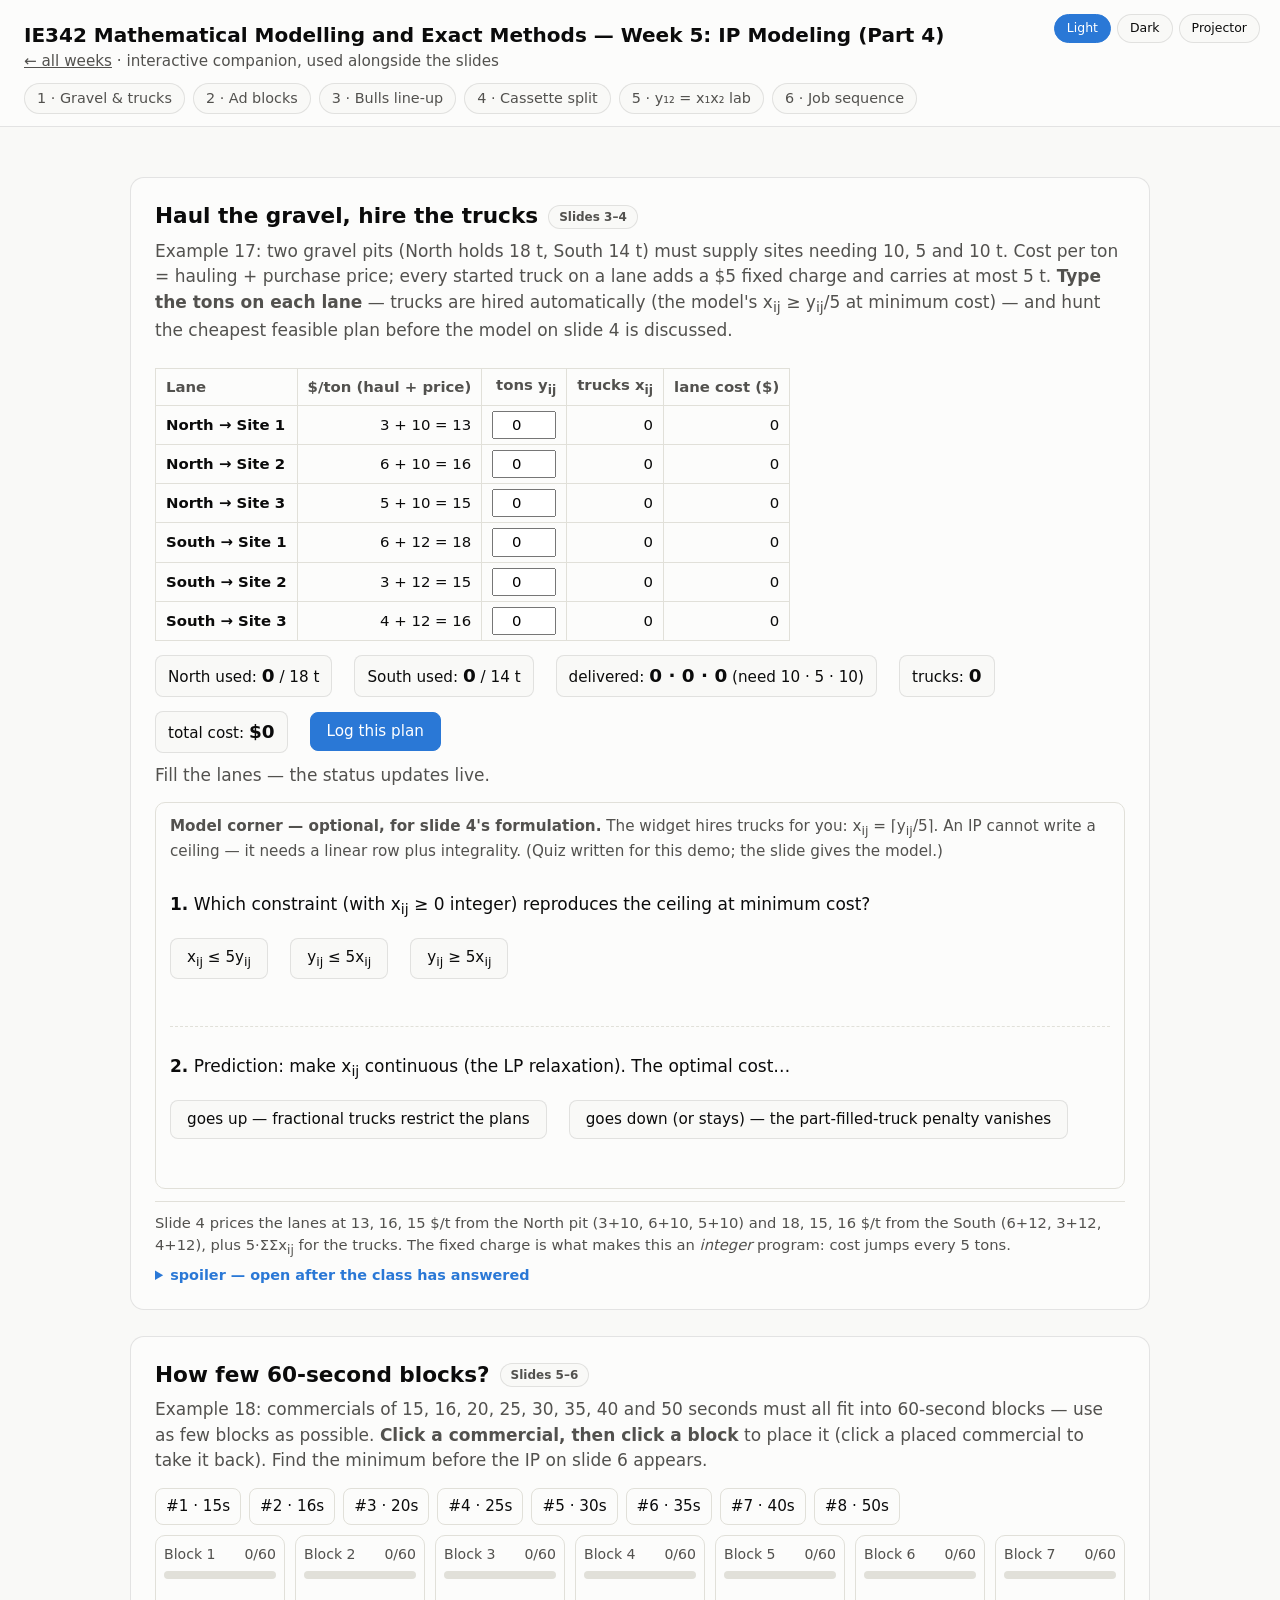
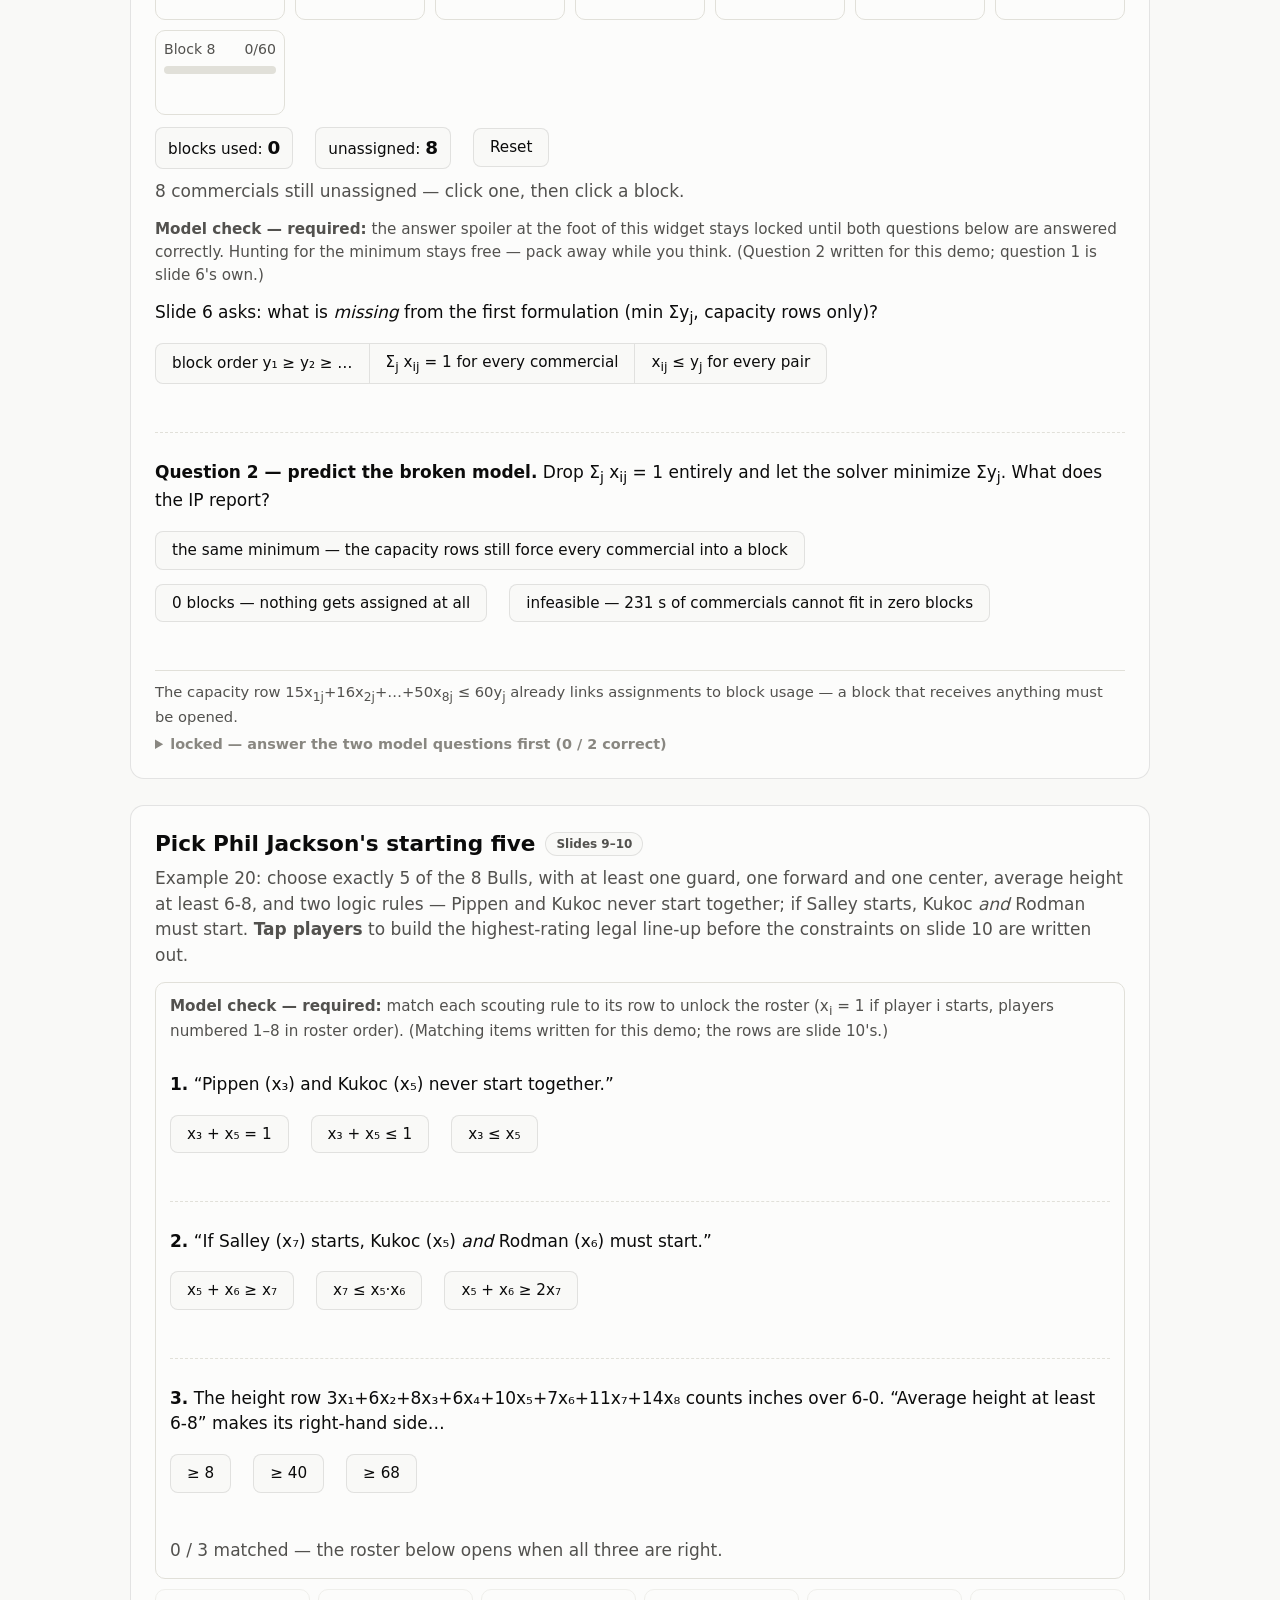
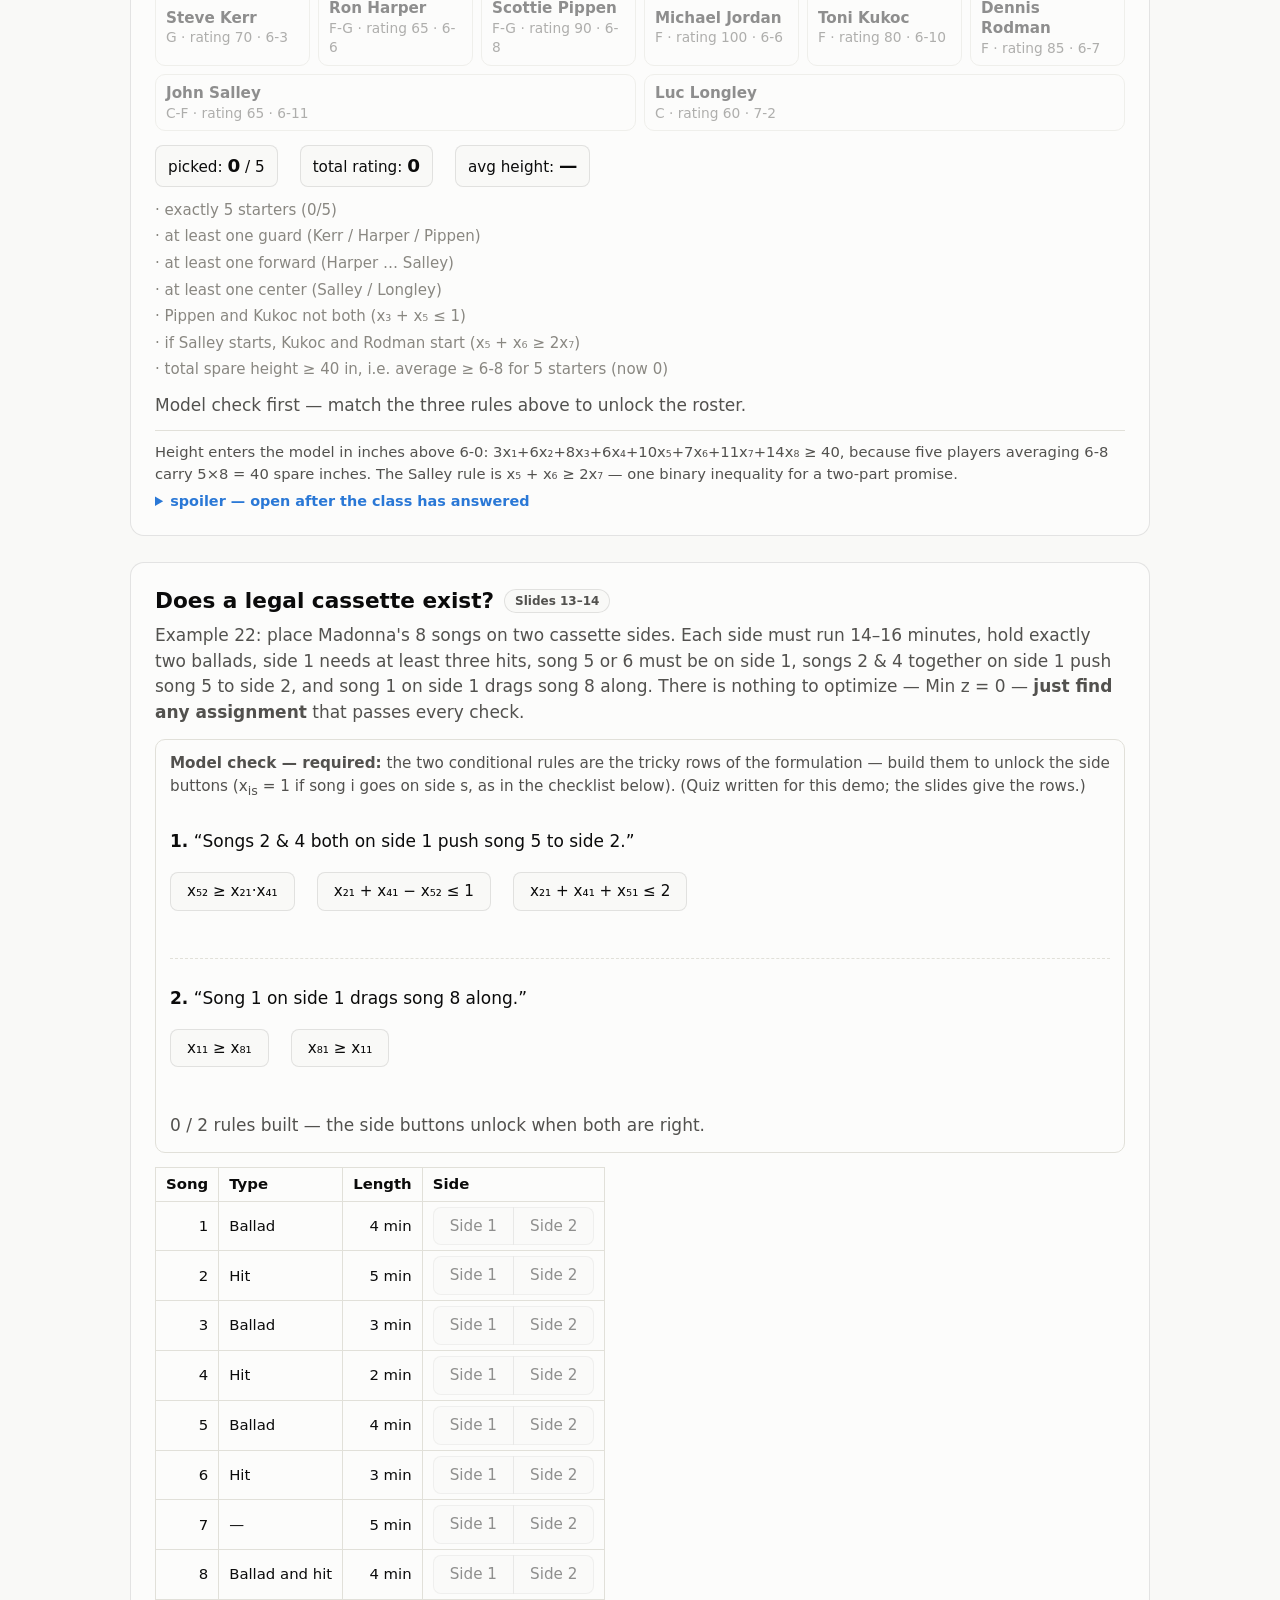
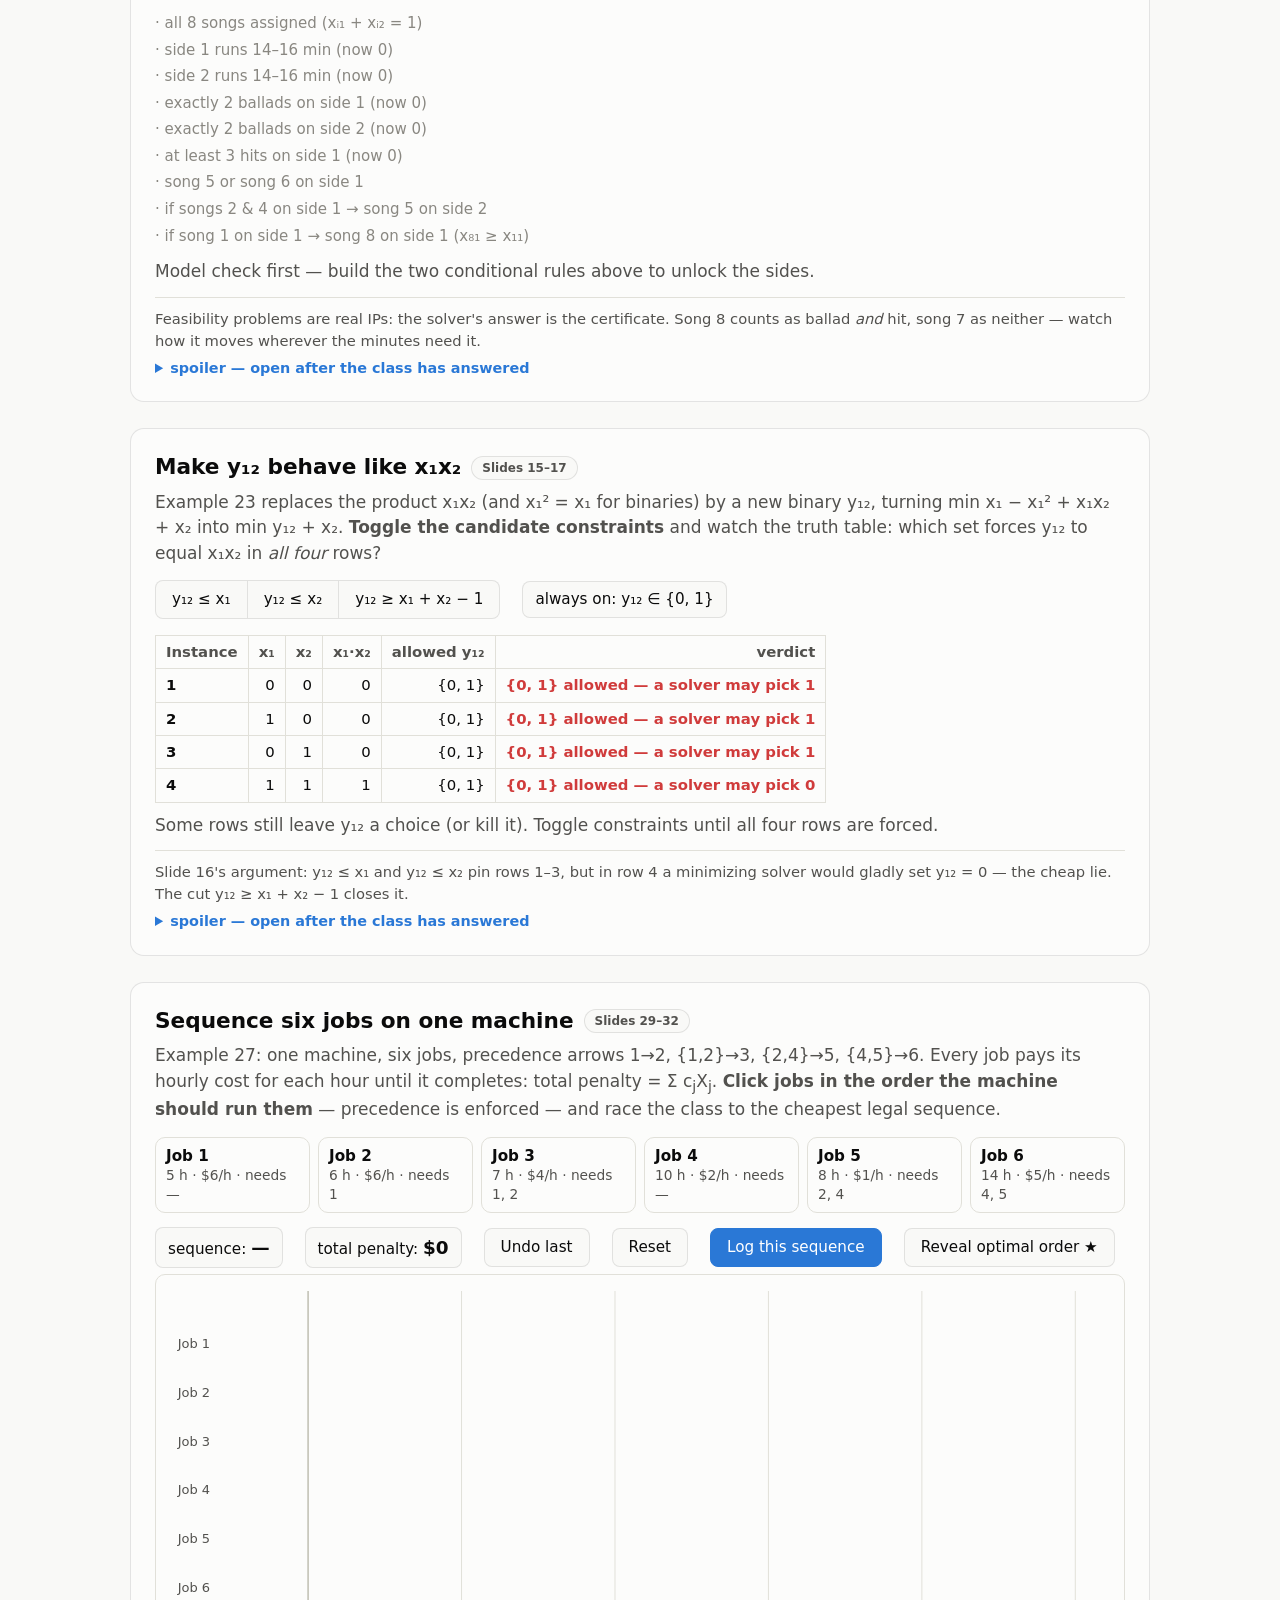
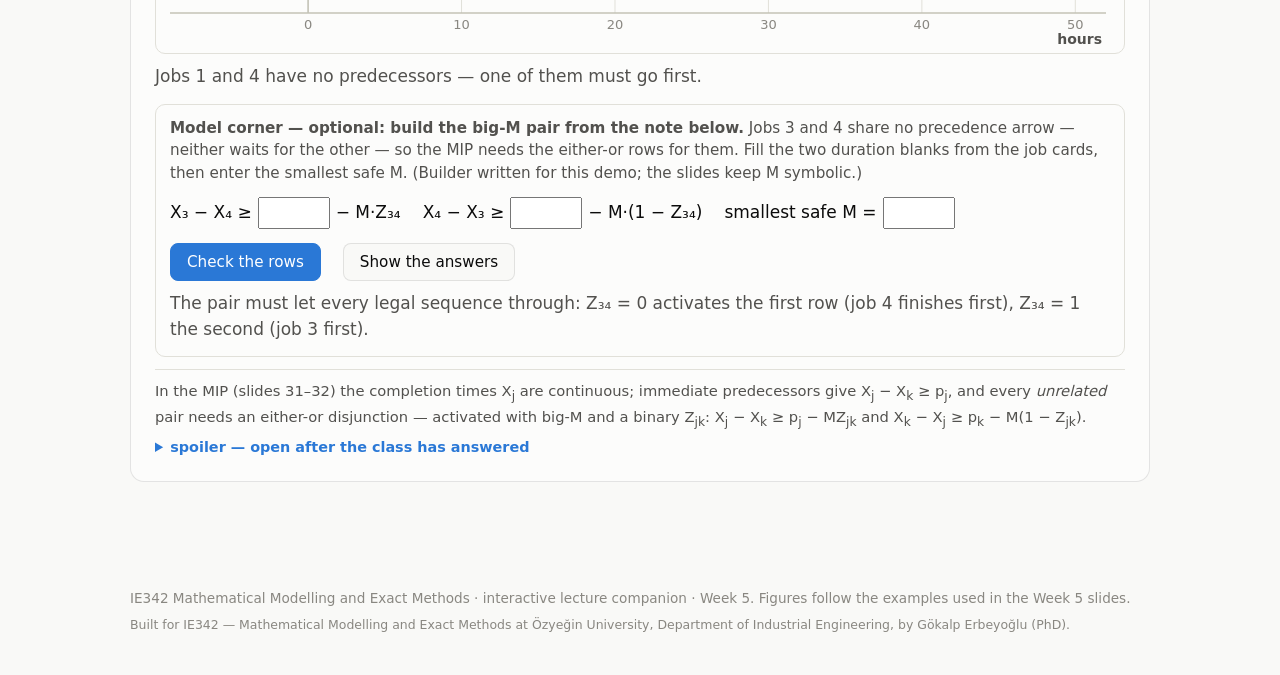
<file: week05.html>
<!DOCTYPE html>
<html lang="en">
<head>
<meta charset="UTF-8">
<meta name="viewport" content="width=device-width, initial-scale=1.0">
<title>IE342 · Week 5 — IP Modeling (Part 4) (Interactive)</title>
<link rel="stylesheet" href="assets/style.css">
<script src="assets/theme.js"></script>
<style>
  table.data, table.lanes, table.sched, table.truth {
    border-collapse: collapse;
    font-variant-numeric: tabular-nums;
    font-size: 0.93rem;
    margin-top: 10px;
  }
  table.data th, table.data td,
  table.lanes th, table.lanes td,
  table.sched th, table.sched td,
  table.truth th, table.truth td {
    border: 1px solid var(--grid);
    padding: 5px 10px;
    text-align: right;
  }
  table.data th, table.lanes th, table.sched th, table.truth th { color: var(--ink-2); font-weight: 600; }
  table.data td:first-child, table.data th:first-child,
  table.lanes td:first-child, table.lanes th:first-child,
  table.sched td:first-child, table.sched th:first-child,
  table.truth td:first-child, table.truth th:first-child { text-align: left; font-weight: 600; }
  .tbl-wrap { overflow-x: auto; }
  input.tons { width: 64px; font: inherit; text-align: center; }

  .pool { display: flex; flex-wrap: wrap; gap: 8px; margin: 10px 0; }
  button.cchip {
    padding: 6px 10px;
    border: 1px solid var(--grid);
    border-radius: 8px;
    background: var(--surface);
  }
  button.cchip.sel { outline: 3px solid var(--s5); }
  button.cchip.inblock { padding: 3px 7px; font-size: 0.85rem; }
  .blocks { display: grid; grid-template-columns: repeat(auto-fill, minmax(118px, 1fr)); gap: 10px; }
  .blockcard {
    border: 1px solid var(--grid);
    border-radius: 10px;
    padding: 8px;
    cursor: pointer;
    background: var(--surface);
  }
  .blockcard .bhead { color: var(--ink-2); font-size: 0.88rem; display: flex; justify-content: space-between; }
  .blockcard .bar { height: 8px; border-radius: 4px; background: var(--grid); overflow: hidden; margin: 6px 0; }
  .blockcard .bar i { display: block; height: 100%; background: var(--s1); }
  .blockcard.over { border-color: var(--critical); }
  .blockcard.over .bar i { background: var(--critical); }
  .blockcard .bslot { display: flex; flex-wrap: wrap; gap: 4px; min-height: 26px; }

  .roster { display: flex; flex-wrap: wrap; gap: 8px; margin: 10px 0; }
  button.player {
    flex: 1 1 150px;
    min-width: 140px;
    text-align: left;
    border: 1px solid var(--grid);
    border-radius: 10px;
    padding: 8px 10px;
    background: var(--surface);
    line-height: 1.35;
  }
  button.player.picked { border-color: var(--s5); outline: 2px solid var(--s5); }
  button.player .meta { color: var(--ink-2); font-size: 0.86rem; display: block; }

  ul.checklist { list-style: none; padding: 0; margin: 10px 0 0; }
  ul.checklist li { padding: 2px 0; font-size: 0.94rem; }
  ul.checklist li.ok { color: var(--good); }
  ul.checklist li.bad { color: var(--critical); }
  ul.checklist li.idle { color: var(--muted); }

  table.songs { border-collapse: collapse; margin-top: 10px; font-size: 0.93rem; }
  table.songs th, table.songs td { border: 1px solid var(--grid); padding: 5px 10px; text-align: left; }
  table.songs td.num { text-align: right; font-variant-numeric: tabular-nums; }

  .seqrow { display: flex; flex-wrap: wrap; gap: 8px; margin: 10px 0; }
  button.job {
    flex: 1 1 140px;
    min-width: 130px;
    text-align: left;
    border: 1px solid var(--grid);
    border-radius: 10px;
    padding: 8px 10px;
    background: var(--surface);
    line-height: 1.35;
  }
  button.job[disabled] { opacity: 0.4; cursor: not-allowed; }
  button.job .meta { color: var(--ink-2); font-size: 0.86rem; display: block; }

  /* model-check gates & optional model corners */
  .mb-title { color: var(--ink-2); font-size: 0.95rem; margin: 14px 0 0; }
  .modelbox {
    border: 1px solid var(--grid);
    border-radius: 10px;
    padding: 12px 14px 14px;
    margin: 14px 0 4px;
  }
  .modelbox .mb-title { margin: 0 0 2px; }
  /* Answer lock (WIDGET 2): a spoiler whose summary refuses to open until the
     model check is cleared. Mirrors button.locked in assets/style.css. */
  details.spoiler.locked summary { color: var(--muted); cursor: not-allowed; }
  .pq button { text-align: left; }
  .pq { border-top: 1px dashed var(--grid); padding-top: 10px; margin-top: 12px; }
  .pq:first-of-type { border-top: none; margin-top: 0; }
  .mrows { display: flex; flex-wrap: wrap; gap: 10px 22px; margin: 12px 0 2px; }
  .mrows label { display: inline-flex; align-items: center; gap: 6px; white-space: nowrap; font-variant-numeric: tabular-nums; }
  input.mnum { width: 72px; font: inherit; text-align: center; }
</style>
</head>
<body>

<header class="site">
  <h1>IE342 Mathematical Modelling and Exact Methods — Week 5: IP Modeling (Part 4)</h1>
  <div class="sub"><a href="index.html" style="color:inherit">← all weeks</a> · interactive companion, used alongside the slides</div>
  <div class="theme-switch" id="theme-switch"></div>
  <nav class="widgets">
    <a href="#gravel">1 · Gravel &amp; trucks</a>
    <a href="#blocks">2 · Ad blocks</a>
    <a href="#lineup">3 · Bulls line-up</a>
    <a href="#cassette">4 · Cassette split</a>
    <a href="#product">5 · y₁₂ = x₁x₂ lab</a>
    <a href="#sequence">6 · Job sequence</a>
  </nav>
</header>

<main>

<!-- ================= WIDGET 1 : GRAVEL + TRUCK GAME (Ex17) ================= -->
<section class="widget" id="gravel">
  <h2>Haul the gravel, hire the trucks <span class="chip">Slides 3–4</span></h2>
  <p class="howto">
    Example 17: two gravel pits (North holds 18 t, South 14 t) must supply sites needing
    10, 5 and 10 t. Cost per ton = hauling + purchase price; every started truck on a lane
    adds a $5 fixed charge and carries at most 5 t. <b>Type the tons on each lane</b> — trucks
    are hired automatically (the model's x<sub>ij</sub> ≥ y<sub>ij</sub>/5 at minimum cost) —
    and hunt the cheapest feasible plan before the model on slide 4 is discussed.
  </p>
  <div class="tbl-wrap">
    <table class="lanes" id="gv-table">
      <thead><tr><th>Lane</th><th>$/ton (haul + price)</th><th>tons y<sub>ij</sub></th><th>trucks x<sub>ij</sub></th><th>lane cost ($)</th></tr></thead>
      <tbody></tbody>
    </table>
  </div>
  <div class="controls">
    <span class="readout">North used: <b id="gv-n">0</b> / 18 t</span>
    <span class="readout">South used: <b id="gv-s">0</b> / 14 t</span>
    <span class="readout">delivered: <b id="gv-d">0 · 0 · 0</b> (need 10 · 5 · 10)</span>
    <span class="readout">trucks: <b id="gv-tr">0</b></span>
    <span class="readout">total cost: <b id="gv-cost">—</b></span>
    <button class="primary" id="gv-log">Log this plan</button>
  </div>
  <p class="status info" id="gv-status">Fill the lanes — the status updates live.</p>
  <div class="tbl-wrap"><table class="attempts" id="gv-attempts" style="display:none">
    <thead><tr><th>#</th><th>N→1</th><th>N→2</th><th>N→3</th><th>S→1</th><th>S→2</th><th>S→3</th><th>trucks</th><th>cost ($)</th></tr></thead>
    <tbody></tbody>
  </table></div>
  <div class="modelbox" id="gv-model">
    <p class="mb-title"><b>Model corner — optional, for slide 4's formulation.</b>
      The widget hires trucks for you: x<sub>ij</sub> = ⌈y<sub>ij</sub>/5⌉. An IP cannot write a
      ceiling — it needs a linear row plus integrality. (Quiz written for this demo; the slide
      gives the model.)</p>
    <div class="pq">
      <p><b>1.</b> Which constraint (with x<sub>ij</sub> ≥ 0 integer) reproduces the ceiling at minimum cost?</p>
      <div class="controls">
        <button data-q="0" data-o="0">x<sub>ij</sub> ≤ 5y<sub>ij</sub></button>
        <button data-q="0" data-o="1">y<sub>ij</sub> ≤ 5x<sub>ij</sub></button>
        <button data-q="0" data-o="2">y<sub>ij</sub> ≥ 5x<sub>ij</sub></button>
      </div>
      <p class="status info" id="gv-mq0"></p>
    </div>
    <div class="pq">
      <p><b>2.</b> Prediction: make x<sub>ij</sub> continuous (the LP relaxation). The optimal cost…</p>
      <div class="controls">
        <button data-q="1" data-o="0">goes up — fractional trucks restrict the plans</button>
        <button data-q="1" data-o="1">goes down (or stays) — the part-filled-truck penalty vanishes</button>
      </div>
      <p class="status info" id="gv-mq1"></p>
    </div>
  </div>
  <div class="note">
    Slide 4 prices the lanes at 13, 16, 15 $/t from the North pit (3+10, 6+10, 5+10) and
    18, 15, 16 $/t from the South (6+12, 3+12, 4+12), plus 5·ΣΣx<sub>ij</sub> for the trucks.
    The fixed charge is what makes this an <em>integer</em> program: cost jumps every 5 tons.
    <details class="spoiler"><summary>spoiler — open after the class has answered</summary>
      Cheapest plan: N→1 = 10 t (2 trucks), N→3 = 5 t (1), S→2 = 5 t (1), S→3 = 5 t (1) —
      5 full trucks, total $385. Note how the optimum ships in multiples of 5: partially
      filled trucks waste the fixed charge (e.g. sending 8 t on N→3 and only 2 t on S→3 still
      hires 2 trucks on N→3, and the total rises to $387). Optimum computed by enumeration from the slide's data —
      the slide itself stops at the formulation.
    </details>
  </div>
</section>

<!-- ================= WIDGET 2 : COMMERCIAL BLOCK PACKING (Ex18) ================= -->
<section class="widget" id="blocks">
  <h2>How few 60-second blocks? <span class="chip">Slides 5–6</span></h2>
  <p class="howto">
    Example 18: commercials of 15, 16, 20, 25, 30, 35, 40 and 50 seconds must all fit into
    60-second blocks — use as few blocks as possible. <b>Click a commercial, then click a block</b>
    to place it (click a placed commercial to take it back). Find the minimum before the
    IP on slide 6 appears.
  </p>
  <div class="pool" id="bp-pool"></div>
  <div class="blocks" id="bp-blocks"></div>
  <div class="controls" style="margin-top:12px">
    <span class="readout">blocks used: <b id="bp-used">0</b></span>
    <span class="readout">unassigned: <b id="bp-un">8</b></span>
    <button id="bp-reset">Reset</button>
  </div>
  <p class="status info" id="bp-status">231 seconds of commercials in total — how few blocks can hold them?</p>
  <p class="mb-title"><b>Model check — required:</b> the answer spoiler at the foot of this widget
    stays locked until both questions below are answered correctly. Hunting for the minimum stays
    free — pack away while you think.
    (Question 2 written for this demo; question 1 is slide 6's own.)</p>
  <div class="controls" style="margin-top:14px">
    <span style="align-self:center">Slide 6 asks: what is <em>missing</em> from the first formulation (min Σy<sub>j</sub>, capacity rows only)?</span>
  </div>
  <div class="controls">
    <span class="segwrap">
      <button class="seg" id="bp-qa">block order y₁ ≥ y₂ ≥ …</button>
      <button class="seg" id="bp-qb">Σ<sub>j</sub> x<sub>ij</sub> = 1 for every commercial</button>
      <button class="seg" id="bp-qc">x<sub>ij</sub> ≤ y<sub>j</sub> for every pair</button>
    </span>
  </div>
  <p class="status info" id="bp-qstatus"></p>
  <div class="pq" id="bp-q2">
    <p><b>Question 2 — predict the broken model.</b> Drop Σ<sub>j</sub> x<sub>ij</sub> = 1 entirely
      and let the solver minimize Σy<sub>j</sub>. What does the IP report?</p>
    <div class="controls">
      <button data-o="0">the same minimum — the capacity rows still force every commercial into a block</button>
      <button data-o="1">0 blocks — nothing gets assigned at all</button>
      <button data-o="2">infeasible — 231 s of commercials cannot fit in zero blocks</button>
    </div>
    <p class="status info" id="bp-q2status"></p>
  </div>
  <div class="note">
    The capacity row 15x<sub>1j</sub>+16x<sub>2j</sub>+…+50x<sub>8j</sub> ≤ 60y<sub>j</sub> already links
    assignments to block usage — a block that receives anything must be opened.
    <details class="spoiler locked" id="bp-spoiler"><summary id="bp-spoiler-sum" aria-disabled="true">locked — answer the two model questions first (0 / 2 correct)</summary>
      Minimum = <b>5 blocks</b>, e.g. {50}, {40, 16}, {35, 25}, {30, 20}, {15}. Why not 4?
      Total airtime is 231 s and 4 blocks give 240 s — only 9 s of slack. But the 50-s spot fits
      with nothing else (smallest partner is 15 s → 65 s &gt; 60), so its block alone wastes 10 s.
      The missing constraint on slide 6 is Σ<sub>j</sub> x<sub>ij</sub> = 1: without it the IP happily
      leaves every commercial unassigned and "uses" zero blocks. (Minimum count computed by
      enumeration from the slide's data.)
    </details>
  </div>
</section>

<!-- ================= WIDGET 3 : BULLS STARTING FIVE (Ex20) ================= -->
<section class="widget" id="lineup">
  <h2>Pick Phil Jackson's starting five <span class="chip">Slides 9–10</span></h2>
  <p class="howto">
    Example 20: choose exactly 5 of the 8 Bulls, with at least one guard, one forward and one
    center, average height at least 6-8, and two logic rules — Pippen and Kukoc never start
    together; if Salley starts, Kukoc <em>and</em> Rodman must start. <b>Tap players</b> to build
    the highest-rating legal line-up before the constraints on slide 10 are written out.
  </p>
  <div class="modelbox" id="lu-gate">
    <p class="mb-title"><b>Model check — required:</b> match each scouting rule to its row to unlock
      the roster (x<sub>i</sub> = 1 if player i starts, players numbered 1–8 in roster order).
      (Matching items written for this demo; the rows are slide 10's.)</p>
    <div class="pq">
      <p><b>1.</b> “Pippen (x₃) and Kukoc (x₅) never start together.”</p>
      <div class="controls">
        <button data-q="0" data-o="0">x₃ + x₅ = 1</button>
        <button data-q="0" data-o="1">x₃ + x₅ ≤ 1</button>
        <button data-q="0" data-o="2">x₃ ≤ x₅</button>
      </div>
      <p class="status info" id="lu-g0"></p>
    </div>
    <div class="pq">
      <p><b>2.</b> “If Salley (x₇) starts, Kukoc (x₅) <em>and</em> Rodman (x₆) must start.”</p>
      <div class="controls">
        <button data-q="1" data-o="0">x₅ + x₆ ≥ x₇</button>
        <button data-q="1" data-o="1">x₇ ≤ x₅·x₆</button>
        <button data-q="1" data-o="2">x₅ + x₆ ≥ 2x₇</button>
      </div>
      <p class="status info" id="lu-g1"></p>
    </div>
    <div class="pq">
      <p><b>3.</b> The height row 3x₁+6x₂+8x₃+6x₄+10x₅+7x₆+11x₇+14x₈ counts inches over 6-0.
        “Average height at least 6-8” makes its right-hand side…</p>
      <div class="controls">
        <button data-q="2" data-o="0">≥ 8</button>
        <button data-q="2" data-o="1">≥ 40</button>
        <button data-q="2" data-o="2">≥ 68</button>
      </div>
      <p class="status info" id="lu-g2"></p>
    </div>
    <p class="status info" id="lu-gstatus">0 / 3 matched — the roster below opens when all three are right.</p>
  </div>
  <div class="roster" id="lu-roster"></div>
  <div class="controls">
    <span class="readout">picked: <b id="lu-n">0</b> / 5</span>
    <span class="readout">total rating: <b id="lu-r">0</b></span>
    <span class="readout">avg height: <b id="lu-h">—</b></span>
  </div>
  <ul class="checklist" id="lu-checks"></ul>
  <p class="status info" id="lu-status">Select 5 players.</p>
  <div class="note">
    Height enters the model in inches above 6-0: 3x₁+6x₂+8x₃+6x₄+10x₅+7x₆+11x₇+14x₈ ≥ 40,
    because five players averaging 6-8 carry 5×8 = 40 spare inches. The Salley rule is
    x₅ + x₆ ≥ 2x₇ — one binary inequality for a two-part promise.
    <details class="spoiler"><summary>spoiler — open after the class has answered</summary>
      Best legal line-up (computed by enumeration of all 56 five-subsets — the slide stops at
      the model): <b>Harper, Pippen, Jordan, Rodman, Longley</b> — total rating 400 (average 80),
      spare height 41 in ≥ 40. Only 7 of the 56 subsets are legal. Kukoc's 80 rating never helps:
      playing him means benching Pippen (90), and the height rule keeps the rest locked in.
    </details>
  </div>
</section>

<!-- ================= WIDGET 4 : CASSETTE FEASIBILITY (Ex22) ================= -->
<section class="widget" id="cassette">
  <h2>Does a legal cassette exist? <span class="chip">Slides 13–14</span></h2>
  <p class="howto">
    Example 22: place Madonna's 8 songs on two cassette sides. Each side must run 14–16 minutes,
    hold exactly two ballads, side 1 needs at least three hits, song 5 or 6 must be on side 1,
    songs 2 &amp; 4 together on side 1 push song 5 to side 2, and song 1 on side 1 drags song 8
    along. There is nothing to optimize — Min z = 0 — <b>just find any assignment</b> that passes
    every check.
  </p>
  <div class="modelbox" id="cs-gate">
    <p class="mb-title"><b>Model check — required:</b> the two conditional rules are the tricky rows
      of the formulation — build them to unlock the side buttons (x<sub>is</sub> = 1 if song i goes
      on side s, as in the checklist below). (Quiz written for this demo; the slides give the rows.)</p>
    <div class="pq">
      <p><b>1.</b> “Songs 2 &amp; 4 both on side 1 push song 5 to side 2.”</p>
      <div class="controls">
        <button data-q="0" data-o="0">x₅₂ ≥ x₂₁·x₄₁</button>
        <button data-q="0" data-o="1">x₂₁ + x₄₁ − x₅₂ ≤ 1</button>
        <button data-q="0" data-o="2">x₂₁ + x₄₁ + x₅₁ ≤ 2</button>
      </div>
      <p class="status info" id="cs-g0"></p>
    </div>
    <div class="pq">
      <p><b>2.</b> “Song 1 on side 1 drags song 8 along.”</p>
      <div class="controls">
        <button data-q="1" data-o="0">x₁₁ ≥ x₈₁</button>
        <button data-q="1" data-o="1">x₈₁ ≥ x₁₁</button>
      </div>
      <p class="status info" id="cs-g1"></p>
    </div>
    <p class="status info" id="cs-gstatus">0 / 2 rules built — the side buttons unlock when both are right.</p>
  </div>
  <div class="tbl-wrap">
    <table class="songs" id="cs-table">
      <thead><tr><th>Song</th><th>Type</th><th>Length</th><th>Side</th></tr></thead>
      <tbody></tbody>
    </table>
  </div>
  <ul class="checklist" id="cs-checks"></ul>
  <p class="status info" id="cs-status">Assign all 8 songs to a side.</p>
  <div class="note">
    Feasibility problems are real IPs: the solver's answer is the certificate. Song 8 counts as
    ballad <em>and</em> hit, song 7 as neither — watch how it moves wherever the minutes need it.
    <details class="spoiler"><summary>spoiler — open after the class has answered</summary>
      Yes — exactly <b>3</b> of the 256 assignments are legal (computed by enumeration; the slide
      stops at the formulation). One of them: side 1 = {1, 2, 6, 8} (16 min), side 2 = {3, 4, 5, 7}
      (14 min). The other two put {2, 3, 6, 8} or {2, 5, 6, 8} on side 1.
    </details>
  </div>
</section>

<!-- ================= WIDGET 5 : LINEARIZING A PRODUCT (Ex23) ================= -->
<section class="widget" id="product">
  <h2>Make y₁₂ behave like x₁x₂ <span class="chip">Slides 15–17</span></h2>
  <p class="howto">
    Example 23 replaces the product x₁x₂ (and x₁² = x₁ for binaries) by a new binary y₁₂, turning
    min x₁ − x₁² + x₁x₂ + x₂ into min y₁₂ + x₂. <b>Toggle the candidate constraints</b> and watch
    the truth table: which set forces y₁₂ to equal x₁x₂ in <em>all four</em> rows?
  </p>
  <div class="controls">
    <span class="segwrap">
      <button class="seg" id="pr-le1">y₁₂ ≤ x₁</button>
      <button class="seg" id="pr-le2">y₁₂ ≤ x₂</button>
      <button class="seg" id="pr-ge">y₁₂ ≥ x₁ + x₂ − 1</button>
    </span>
    <span class="readout">always on: y₁₂ ∈ {0, 1}</span>
  </div>
  <div class="tbl-wrap">
    <table class="truth" id="pr-table">
      <thead><tr><th>Instance</th><th>x₁</th><th>x₂</th><th>x₁·x₂</th><th>allowed y₁₂</th><th>verdict</th></tr></thead>
      <tbody></tbody>
    </table>
  </div>
  <p class="status info" id="pr-status"></p>
  <div class="note">
    Slide 16's argument: y₁₂ ≤ x₁ and y₁₂ ≤ x₂ pin rows 1–3, but in row 4 a minimizing solver
    would gladly set y₁₂ = 0 — the cheap lie. The cut y₁₂ ≥ x₁ + x₂ − 1 closes it.
    <details class="spoiler"><summary>spoiler — open after the class has answered</summary>
      All three constraints together (slide 17) leave exactly one legal y₁₂ in every row —
      the product is linearized no matter which way the objective pushes. With only
      y₁₂ ≥ x₁ + x₂ − 1 the table still shows slack in rows 1–3: a <em>minimization</em> happens to
      pick the right value there, but the upper bounds are what make y₁₂ = x₁x₂ an identity
      rather than a lucky outcome.
    </details>
  </div>
</section>

<!-- ================= WIDGET 6 : ONE-MACHINE SEQUENCING (Ex27) ================= -->
<section class="widget" id="sequence">
  <h2>Sequence six jobs on one machine <span class="chip">Slides 29–32</span></h2>
  <p class="howto">
    Example 27: one machine, six jobs, precedence arrows 1→2, {1,2}→3, {2,4}→5, {4,5}→6.
    Every job pays its hourly cost for each hour until it completes: total penalty = Σ c<sub>j</sub>X<sub>j</sub>.
    <b>Click jobs in the order the machine should run them</b> — precedence is enforced — and
    race the class to the cheapest legal sequence.
  </p>
  <div class="seqrow" id="sq-pool"></div>
  <div class="controls">
    <span class="readout">sequence: <b id="sq-seq">—</b></span>
    <span class="readout">total penalty: <b id="sq-cost">$0</b></span>
    <button id="sq-undo">Undo last</button>
    <button id="sq-reset">Reset</button>
    <button class="primary" id="sq-log">Log this sequence</button>
    <button id="sq-reveal">Reveal optimal order ★</button>
  </div>
  <canvas class="viz short" id="c-sq"></canvas>
  <p class="status info" id="sq-status">Jobs 1 and 4 have no predecessors — one of them must go first.</p>
  <div class="tbl-wrap"><table class="sched" id="sq-table" style="display:none">
    <thead><tr><th>Job</th><th>duration p<sub>j</sub> (h)</th><th>completes X<sub>j</sub> (h)</th><th>c<sub>j</sub> ($/h)</th><th>penalty c<sub>j</sub>·X<sub>j</sub> ($)</th></tr></thead>
    <tbody></tbody>
  </table></div>
  <div class="tbl-wrap"><table class="attempts" id="sq-attempts" style="display:none">
    <thead><tr><th>#</th><th>order</th><th>total penalty ($)</th></tr></thead>
    <tbody></tbody>
  </table></div>
  <div class="modelbox" id="sq-model">
    <p class="mb-title"><b>Model corner — optional: build the big-M pair from the note below.</b>
      Jobs 3 and 4 share no precedence arrow — neither waits for the other — so the MIP needs the
      either-or rows for them. Fill the two duration blanks from the job cards, then enter the
      smallest safe M. (Builder written for this demo; the slides keep M symbolic.)</p>
    <div class="mrows">
      <label>X₃ − X₄ ≥ <input class="mnum" type="number" id="sq-mp1" step="1"> − M·Z₃₄</label>
      <label>X₄ − X₃ ≥ <input class="mnum" type="number" id="sq-mp2" step="1"> − M·(1 − Z₃₄)</label>
      <label>smallest safe M = <input class="mnum" type="number" id="sq-mm" step="1"></label>
    </div>
    <div class="controls">
      <button class="primary" id="sq-mcheck">Check the rows</button>
      <button id="sq-mshow">Show the answers</button>
    </div>
    <p class="status info" id="sq-mstatus">The pair must let every legal sequence through: Z₃₄ = 0 activates the first row (job 4 finishes first), Z₃₄ = 1 the second (job 3 first).</p>
    <div class="controls" id="sq-mdemo" style="display:none">
      <span class="group">
        <label for="sq-msmall">now sabotage it — try a too-small M =</label>
        <input class="mnum" type="number" id="sq-msmall" step="1" min="0" value="20">
      </span>
      <button class="primary" id="sq-mtest">Test it on my logged sequences</button>
    </div>
    <p class="status info" id="sq-mdemoout" style="display:none"></p>
  </div>
  <div class="note">
    In the MIP (slides 31–32) the completion times X<sub>j</sub> are continuous; immediate
    predecessors give X<sub>j</sub> − X<sub>k</sub> ≥ p<sub>j</sub>, and every <em>unrelated</em> pair needs an
    either-or disjunction — activated with big-M and a binary Z<sub>jk</sub>:
    X<sub>j</sub> − X<sub>k</sub> ≥ p<sub>j</sub> − MZ<sub>jk</sub> and X<sub>k</sub> − X<sub>j</sub> ≥ p<sub>k</sub> − M(1 − Z<sub>jk</sub>).
    <details class="spoiler"><summary>spoiler — open after the class has answered</summary>
      Only 10 of the 720 orders respect the arrows. The cheapest is the natural order
      <b>1, 2, 3, 4, 5, 6</b>: completions 5, 11, 18, 28, 36, 50 h and total penalty
      6·5 + 6·11 + 4·18 + 2·28 + 1·36 + 5·50 = <b>$510</b>. The worst legal order
      (4, 1, 2, 5, 6, 3) costs $680. (Computed by enumeration from the slide's table —
      the slide stops at the formulation.)
    </details>
  </div>
</section>

</main>

<footer class="site">
  IE342 Mathematical Modelling and Exact Methods · interactive lecture companion · Week 5.
  Figures follow the examples used in the Week 5 slides.
  <div class="credit">Built for IE342 — Mathematical Modelling and Exact Methods at Özyeğin University, Department of Industrial Engineering, by Gökalp Erbeyoğlu (PhD).</div>
</footer>

<script src="assets/viz.js"></script>
<script>
const el = id => document.getElementById(id);
const fmt = (v, d = 2) => Number(v).toFixed(d);

/* ============================================================
   WIDGET 1 — gravel + trucks (slides 3-4, Example 17)
   Unit costs (haul+price): N 13/16/15, S 18/15/16 $ per ton.
   Supplies 18 / 14 t; demands 10 / 5 / 10 t; truck: $5 fixed, 5 t cap.
   Optimal (enumerated): N1=10, N3=5, S2=5, S3=5 -> $385, 5 trucks.
   ============================================================ */
(() => {
  const LANES = [
    { key: 'n1', pit: 'North', site: 1, haul: 3, price: 10 },
    { key: 'n2', pit: 'North', site: 2, haul: 6, price: 10 },
    { key: 'n3', pit: 'North', site: 3, haul: 5, price: 10 },
    { key: 's1', pit: 'South', site: 1, haul: 6, price: 12 },
    { key: 's2', pit: 'South', site: 2, haul: 3, price: 12 },
    { key: 's3', pit: 'South', site: 3, haul: 4, price: 12 },
  ];
  const SUPPLY = { North: 18, South: 14 };
  const DEMAND = [10, 5, 10];
  const TRUCK_FIX = 5, TRUCK_CAP = 5;
  let attempts = [];
  let current = { ok: false, cost: null };

  const tbody = el('gv-table').querySelector('tbody');
  tbody.innerHTML = LANES.map(l =>
    '<tr><td>' + l.pit + ' → Site ' + l.site + '</td>' +
    '<td>' + l.haul + ' + ' + l.price + ' = ' + (l.haul + l.price) + '</td>' +
    '<td><input class="tons" type="number" min="0" step="1" value="0" id="gv-' + l.key + '"></td>' +
    '<td id="gvt-' + l.key + '">0</td><td id="gvc-' + l.key + '">0</td></tr>'
  ).join('');

  const tons = () => LANES.map(l => Math.max(0, Math.floor(+el('gv-' + l.key).value || 0)));

  function evaluate() {
    const y = tons();
    let cost = 0, trucks = 0;
    const used = { North: 0, South: 0 };
    const del = [0, 0, 0];
    LANES.forEach((l, i) => {
      const x = Math.ceil(y[i] / TRUCK_CAP);
      const c = (l.haul + l.price) * y[i] + TRUCK_FIX * x;
      el('gvt-' + l.key).textContent = x;
      el('gvc-' + l.key).textContent = c;
      cost += c; trucks += x;
      used[l.pit] += y[i];
      del[l.site - 1] += y[i];
    });
    el('gv-n').textContent = used.North;
    el('gv-s').textContent = used.South;
    el('gv-d').textContent = del.join(' · ');
    el('gv-tr').textContent = trucks;
    el('gv-cost').textContent = '$' + cost;

    const bad = [];
    if (used.North > SUPPLY.North) bad.push('North pit over its 18 t');
    if (used.South > SUPPLY.South) bad.push('South pit over its 14 t');
    DEMAND.forEach((d, j) => { if (del[j] < d) bad.push('Site ' + (j + 1) + ' short (' + del[j] + '/' + d + ' t)'); });
    const st = el('gv-status');
    const totalTons = y.reduce((a, b) => a + b, 0);
    if (totalTons === 0) {
      st.className = 'status info';
      st.textContent = 'Fill the lanes — the status updates live.';
      current = { ok: false, cost: null };
    } else if (bad.length) {
      st.className = 'status bad';
      st.textContent = '✗ ' + bad.join(' · ');
      current = { ok: false, cost: null };
    } else {
      st.className = 'status ok';
      st.textContent = '✓ Feasible: ' + (del[0] + del[1] + del[2]) + ' t delivered with ' + trucks + ' trucks — total $' + cost + '. Cheaper plan possible?';
      current = { ok: true, cost };
    }
    return { y, cost, trucks, ok: !bad.length };
  }

  function log() {
    const r = evaluate();
    if (!r.ok) return;
    attempts.push(r);
    const best = Math.min(...attempts.map(a => a.cost));
    const tb = el('gv-attempts');
    tb.style.display = '';
    tb.querySelector('tbody').innerHTML = attempts.map((a, i) =>
      '<tr class="' + (a.cost === best ? 'best' : '') + '"><td>' + (i + 1) + '</td>' +
      a.y.map(v => '<td>' + v + '</td>').join('') +
      '<td>' + a.trucks + '</td><td>' + a.cost + '</td></tr>'
    ).join('');
  }

  LANES.forEach(l => {
    const inp = el('gv-' + l.key);
    inp.addEventListener('input', evaluate);
    // The game plays in whole tons: on commit, snap the displayed value to the
    // floored integer actually used in the computation so they never disagree.
    inp.addEventListener('change', () => {
      const v = Math.max(0, Math.floor(+inp.value || 0));
      if (inp.value !== String(v)) inp.value = v;
      evaluate();
    });
  });
  el('gv-log').addEventListener('click', log);
  window.gravelScore = () => (evaluate().ok ? current.cost : null);
  evaluate();
})();

/* --- WIDGET 1 companion — optional model corner (quiz written for this demo).
   Answers grounded in the widget itself: trucks are computed as ceil(y/5)
   with a $5 charge each (TRUCK_CAP/TRUCK_FIX above); the revealed optimum
   in the spoiler is $385, its 8 t example lane pays 2 trucks. --- */
(() => {
  const CORRECT = [1, 1];
  const FB = [
    [
      '✗ Wrong direction: xᵢⱼ ≤ 5yᵢⱼ caps the TRUCKS by the tons, so xᵢⱼ = 0 stays legal for any load — the gravel would travel truck-free and the $5 charges would never be paid.',
      '✓ yᵢⱼ ≤ 5xᵢⱼ: each truck adds 5 t of capacity. Because every truck costs $5, the minimization pushes xᵢⱼ down to the smallest integer with 5xᵢⱼ ≥ yᵢⱼ — exactly the ⌈yᵢⱼ/5⌉ the table computes for you.',
      '✗ Reversed: yᵢⱼ ≥ 5xᵢⱼ says the tons must cover the trucks — every hired truck brim-full — and xᵢⱼ = 0 still passes for any load. On the spoiler’s 8 t lane it allows at most 1 truck (and gladly hires 0) where the game charges 2.',
    ],
    [
      '✗ Relaxing a minimization can never raise its optimum — every integer plan (including the revealed $385 one) is still available, and part-filled trucks now bill pro-rata: an 8 t lane pays for 1.6 trucks instead of 2. More freedom, never more cost.',
      '✓ Down (weakly). Continuous xᵢⱼ = yᵢⱼ/5 turns the fixed charge into a smooth $1-per-ton surcharge — the part-filled-truck penalty vanishes, so the LP bound lands at or below the revealed $385. That gap is exactly why the trucks make this an integer program.',
    ],
  ];
  document.querySelectorAll('#gv-model [data-q]').forEach(btn => btn.addEventListener('click', () => {
    const q = +btn.dataset.q, o = +btn.dataset.o;
    const st = el(q === 0 ? 'gv-mq0' : 'gv-mq1');
    st.className = 'status ' + (o === CORRECT[q] ? 'ok' : 'bad');
    st.textContent = FB[q][o];
  }));
})();

/* ============================================================
   WIDGET 2 — 60-second block packing (slides 5-6, Example 18)
   Commercials 15,16,20,25,30,35,40,50 s; total 231 s; min blocks = 5.
   ============================================================ */
(() => {
  const ADS = [15, 16, 20, 25, 30, 35, 40, 50];
  const CAP = 60, NB = 8;
  let assign = Array(ADS.length).fill(-1);
  let selected = -1;

  const blocksDiv = el('bp-blocks');
  blocksDiv.innerHTML = ADS.map((_, b) =>
    '<div class="blockcard" id="bpb-' + b + '">' +
    '<div class="bhead"><span>Block ' + (b + 1) + '</span><span id="bps-' + b + '">0/60</span></div>' +
    '<div class="bar"><i id="bpf-' + b + '"></i></div>' +
    '<div class="bslot" id="bpl-' + b + '"></div></div>'
  ).join('');

  function chip(i, inblock) {
    return '<button class="cchip' + (selected === i ? ' sel' : '') + (inblock ? ' inblock' : '') +
      '" data-i="' + i + '">#' + (i + 1) + ' · ' + ADS[i] + 's</button>';
  }

  function render() {
    el('bp-pool').innerHTML = ADS.map((_, i) => assign[i] < 0 ? chip(i, false) : '').join('') ||
      '<span style="color:var(--muted)">pool empty — every commercial is placed</span>';
    let usedBlocks = 0, over = [];
    for (let b = 0; b < NB; b++) {
      const load = ADS.reduce((s, v, i) => s + (assign[i] === b ? v : 0), 0);
      if (load > 0) usedBlocks++;
      if (load > CAP) over.push(b + 1);
      el('bps-' + b).textContent = load + '/60';
      el('bpf-' + b).style.width = Math.min(100, load / CAP * 100) + '%';
      el('bpb-' + b).classList.toggle('over', load > CAP);
      el('bpl-' + b).innerHTML = ADS.map((_, i) => assign[i] === b ? chip(i, true) : '').join('');
    }
    const un = assign.filter(a => a < 0).length;
    el('bp-used').textContent = usedBlocks;
    el('bp-un').textContent = un;
    const st = el('bp-status');
    if (over.length) {
      st.className = 'status bad';
      st.textContent = '✗ Block ' + over.join(', ') + ' over 60 s — the capacity row 15x₁ⱼ+…+50x₈ⱼ ≤ 60yⱼ is violated.';
    } else if (un > 0) {
      st.className = 'status info';
      st.textContent = un + ' commercial' + (un > 1 ? 's' : '') + ' still unassigned' +
        (selected >= 0 ? ' — now click a block for #' + (selected + 1) + '.' : ' — click one, then click a block.');
    } else {
      // The hunt is never gated: a legal full packing earns its ✓ immediately.
      // Only the answer spoiler waits on the model check (see bpLockRender).
      st.className = 'status ok';
      st.textContent = '✓ All 8 commercials scheduled in ' + usedBlocks + ' blocks. Can the class do it with fewer?';
    }
  }

  document.addEventListener('click', ev => {
    const c = ev.target.closest('button.cchip');
    if (c && el('bp-pool').contains(c)) {
      selected = (selected === +c.dataset.i) ? -1 : +c.dataset.i;
      render(); return;
    }
    if (c) { assign[+c.dataset.i] = -1; selected = -1; render(); return; }
    const bc = ev.target.closest('.blockcard');
    if (bc && selected >= 0) {
      assign[selected] = +bc.id.split('-')[1];
      selected = -1; render();
    }
  });
  el('bp-reset').addEventListener('click', () => { assign = Array(ADS.length).fill(-1); selected = -1; render(); });

  // Model-check gate: the packing hunt stays free (the slide arc is "find the
  // minimum BY HAND before slide 6's IP appears"), but the answer spoiler —
  // the only place this widget states "Minimum = 5 blocks" — stays shut until
  // BOTH the slide-6 question and the broken-model prediction are answered.
  // Same shape as week02's relax reveals and week13's oilgame answer key:
  // hunt free, reveal locked.
  let bpGate1 = false, bpGate2 = false;

  const bpSpoiler = el('bp-spoiler');
  const bpSpoilerSum = el('bp-spoiler-sum');
  // WHY: on unlock the summary returns to the file-wide spoiler convention,
  // so the wording matches every other spoiler on the page.
  const BP_SUMMARY_UNLOCKED = 'spoiler — open after the class has answered';
  const bpUnlocked = () => bpGate1 && bpGate2;

  function bpLockRender() {
    if (bpUnlocked()) {
      bpSpoiler.classList.remove('locked');
      bpSpoilerSum.removeAttribute('aria-disabled');
      bpSpoilerSum.textContent = BP_SUMMARY_UNLOCKED;
      return;
    }
    bpSpoiler.open = false;
    bpSpoiler.classList.add('locked');
    bpSpoilerSum.setAttribute('aria-disabled', 'true');
    bpSpoilerSum.textContent = 'locked — answer the two model questions first (' +
      ((bpGate1 ? 1 : 0) + (bpGate2 ? 1 : 0)) + ' / 2 correct)';
  }

  // Three layers, because a <details> has three ways in. Mouse and keyboard are
  // cancelled BEFORE the browser toggles (no flash of the answer), and the
  // 'toggle' listener is the backstop that shuts anything else — find-in-page
  // auto-expand, or an `open` attribute set from outside this widget.
  bpSpoilerSum.addEventListener('click', ev => { if (!bpUnlocked()) ev.preventDefault(); });
  bpSpoilerSum.addEventListener('keydown', ev => {
    if (bpUnlocked()) return;
    if (ev.key === 'Enter' || ev.key === ' ' || ev.key === 'Spacebar') ev.preventDefault();
  });
  bpSpoiler.addEventListener('toggle', () => {
    if (bpSpoiler.open && !bpUnlocked()) bpLockRender();
  });
  bpLockRender();

  const quiz = {
    'bp-qa': { ok: false, msg: '✗ Symmetry breaking (y₁ ≥ y₂ ≥ …) only speeds the solver up — the model is already correct or broken without it.' },
    'bp-qb': { ok: true, msg: '✓ Yes: Σⱼ xᵢⱼ = 1 for every commercial i. Without it, leaving all xᵢⱼ = 0 satisfies every capacity row and "uses" zero blocks.' },
    'bp-qc': { ok: false, msg: '✗ Not needed here: the capacity row 15x₁ⱼ+…+50x₈ⱼ ≤ 60yⱼ already forces yⱼ = 1 whenever anything lands in block j.' },
  };
  Object.keys(quiz).forEach(id => el(id).addEventListener('click', () => {
    Object.keys(quiz).forEach(k => el(k).classList.toggle('active', k === id));
    const q = quiz[id];
    if (q.ok) bpGate1 = true;
    el('bp-qstatus').className = 'status ' + (q.ok ? 'ok' : 'bad');
    el('bp-qstatus').textContent = q.msg;
    bpLockRender();
  }));

  // Gate question 2 (written for this demo): predict the broken model.
  // Grounded in the spoiler: without coverage the IP leaves everything
  // unassigned and "uses" zero blocks.
  const Q2_FB = [
    '✗ The capacity rows only cap what a block may HOLD (15x₁ⱼ+…+50x₈ⱼ ≤ 60yⱼ) — they never demand that anything be held. Setting all xᵢⱼ = 0 turns every row into 0 ≤ 0: perfectly feasible.',
    '✓ 0 blocks. With the coverage rows gone, leaving every commercial unassigned satisfies every capacity row, so the minimization sets all yⱼ = 0 and proudly reports an empty schedule. Σⱼ xᵢⱼ = 1 is what forces each commercial somewhere.',
    '✗ The opposite: dropping a constraint can never create infeasibility. Nothing says the 231 s must be placed any more — the all-zero solution sails through with zero blocks.',
  ];
  document.querySelectorAll('#bp-q2 [data-o]').forEach(btn => btn.addEventListener('click', () => {
    const o = +btn.dataset.o;
    if (o === 1) bpGate2 = true;
    const st = el('bp-q2status');
    st.className = 'status ' + (o === 1 ? 'ok' : 'bad');
    st.textContent = Q2_FB[o];
    bpLockRender();
  }));
  render();
})();

/* ============================================================
   WIDGET 3 — Bulls starting five (slides 9-10, Example 20)
   Optimal (enumerated over 56 subsets): Harper, Pippen, Jordan,
   Rodman, Longley -> 400 total rating, spare height 41 >= 40.
   ============================================================ */
(() => {
  const P = [
    { name: 'Steve Kerr', pos: 'G', r: 70, h: '6-3', over: 3 },
    { name: 'Ron Harper', pos: 'F-G', r: 65, h: '6-6', over: 6 },
    { name: 'Scottie Pippen', pos: 'F-G', r: 90, h: '6-8', over: 8 },
    { name: 'Michael Jordan', pos: 'F', r: 100, h: '6-6', over: 6 },
    { name: 'Toni Kukoc', pos: 'F', r: 80, h: '6-10', over: 10 },
    { name: 'Dennis Rodman', pos: 'F', r: 85, h: '6-7', over: 7 },
    { name: 'John Salley', pos: 'C-F', r: 65, h: '6-11', over: 11 },
    { name: 'Luc Longley', pos: 'C', r: 60, h: '7-2', over: 14 },
  ];
  const GUARDS = [0, 1, 2], FORWARDS = [1, 2, 3, 4, 5, 6], CENTERS = [6, 7];
  const sel = new Set();

  el('lu-roster').innerHTML = P.map((p, i) =>
    '<button class="player" id="lu-p' + i + '"><b>' + p.name + '</b>' +
    '<span class="meta">' + p.pos + ' · rating ' + p.r + ' · ' + p.h + '</span></button>'
  ).join('');

  function update() {
    P.forEach((_, i) => el('lu-p' + i).classList.toggle('picked', sel.has(i)));
    const n = sel.size;
    const rating = [...sel].reduce((s, i) => s + P[i].r, 0);
    const spare = [...sel].reduce((s, i) => s + P[i].over, 0);
    el('lu-n').textContent = n;
    el('lu-r').textContent = rating;
    // Spare inches are measured over 6-0; carry into feet when the average exceeds 12 in.
    const avgIn = n ? spare / n : 0;
    el('lu-h').textContent = n ? (6 + Math.floor(avgIn / 12)) + '-' + fmt(avgIn % 12, 1) : '—';

    const has = list => list.some(i => sel.has(i));
    const checks = [
      { txt: 'exactly 5 starters (' + n + '/5)', ok: n === 5, idle: n === 0 },
      { txt: 'at least one guard (Kerr / Harper / Pippen)', ok: has(GUARDS), idle: n === 0 },
      { txt: 'at least one forward (Harper … Salley)', ok: has(FORWARDS), idle: n === 0 },
      { txt: 'at least one center (Salley / Longley)', ok: has(CENTERS), idle: n === 0 },
      { txt: 'Pippen and Kukoc not both (x₃ + x₅ ≤ 1)', ok: !(sel.has(2) && sel.has(4)), idle: n === 0 },
      { txt: 'if Salley starts, Kukoc and Rodman start (x₅ + x₆ ≥ 2x₇)', ok: !sel.has(6) || (sel.has(4) && sel.has(5)), idle: n === 0 },
      { txt: 'total spare height ≥ 40 in, i.e. average ≥ 6-8 for 5 starters (now ' + spare + ')', ok: spare >= 40, idle: n === 0 },
    ];
    el('lu-checks').innerHTML = checks.map(c =>
      '<li class="' + (c.idle ? 'idle' : c.ok ? 'ok' : 'bad') + '">' + (c.idle ? '· ' : c.ok ? '✓ ' : '✗ ') + c.txt + '</li>'
    ).join('');
    const st = el('lu-status');
    if (n === 0) { st.className = 'status info'; st.textContent = 'Select 5 players.'; }
    else if (checks.every(c => c.ok)) {
      st.className = 'status ok';
      st.textContent = '✓ Legal line-up — total rating ' + rating + ' (average ' + fmt(rating / 5, 0) + '). Is a higher one possible?';
    } else {
      st.className = 'status bad';
      st.textContent = '✗ ' + checks.filter(c => !c.ok).length + ' requirement(s) unmet — see the checklist.';
    }
  }

  /* --- gate: rule-to-inequality matching (items written for this demo;
     the rows are the checklist's own). The roster unlocks when all
     three are matched. --- */
  let luGateOpen = false;
  const luSolved = [false, false, false];
  const LU_OK = [1, 2, 1];
  const LU_FB = [
    [
      '✗ x₃ + x₅ = 1 forces one of Pippen and Kukoc into EVERY line-up. The rule only bans the pair — a five with neither of them must stay legal. “At most one” is ≤ 1, not = 1.',
      '✓ x₃ + x₅ ≤ 1 — both benched gives 0, either alone gives 1, both together gives 2 and is cut. Exactly the checklist row.',
      '✗ x₃ ≤ x₅ reads “if Pippen starts, Kukoc starts” — an implication that would DEMAND they appear together, the opposite of a conflict. And x₃ = x₅ = 1 satisfies it happily.',
    ],
    [
      '✗ Too weak: with Salley in (x₇ = 1), x₅ + x₆ ≥ 1 is satisfied by ONE of Kukoc and Rodman — the other could still sit. The promise is two-part, so the right-hand side must double to 2x₇.',
      '✗ The logic is right (x₅·x₆ = 1 exactly when both start), but a product of variables is not linear — no IP row can carry it. Widget 5 below shows what linearizing a product costs; here the single linear row x₅ + x₆ ≥ 2x₇ does it for free.',
      '✓ x₅ + x₆ ≥ 2x₇ — Salley in makes the right side 2, forcing Kukoc AND Rodman in; Salley out makes it 0 ≥ 0, no promise at all. One binary inequality for a two-part promise.',
    ],
    [
      '✗ 8 is the per-player average target (6-8 is 8 inches over 6-0). The left side adds up FIVE starters, so the target multiplies too: the sum must reach 5 × 8 = 40.',
      '✓ Average ≥ 6-8 means (spare inches)/5 ≥ 8; clear the denominator and the row reads Σ ≥ 40. The 40 is 5 starters × 8 spare inches each.',
      '✗ Units! The coefficients count inches OVER 6-0 — Longley’s 7-2 enters as 14, not 86. In those units 6-8 is 8 per player, and five starters need 5 × 8 = 40.',
    ],
  ];
  document.querySelectorAll('#lu-gate [data-q]').forEach(btn => btn.addEventListener('click', () => {
    const q = +btn.dataset.q, o = +btn.dataset.o;
    const right = o === LU_OK[q];
    if (right) luSolved[q] = true;
    const st = el('lu-g' + q);
    st.className = 'status ' + (right ? 'ok' : 'bad');
    st.textContent = LU_FB[q][o];
    if (luGateOpen) return;
    const n = luSolved.filter(Boolean).length;
    const gs = el('lu-gstatus');
    if (n === 3) {
      luGateOpen = true;
      P.forEach((_, i) => el('lu-p' + i).classList.remove('locked'));
      gs.className = 'status ok';
      gs.textContent = '✓ All three matched — the roster is unlocked. Build the highest-rating legal five!';
      update();
    } else {
      gs.className = 'status info';
      gs.textContent = n + ' / 3 matched — the roster below opens when all three are right.';
    }
  }));

  P.forEach((_, i) => el('lu-p' + i).addEventListener('click', () => {
    if (!luGateOpen) {
      const st = el('lu-status');
      st.className = 'status info';
      st.textContent = 'Model check first — match the three rules above to unlock the roster.';
      return;
    }
    if (sel.has(i)) sel.delete(i); else sel.add(i);
    update();
  }));
  update();
  P.forEach((_, i) => el('lu-p' + i).classList.add('locked'));
  el('lu-status').textContent = 'Model check first — match the three rules above to unlock the roster.';
})();

/* ============================================================
   WIDGET 4 — cassette feasibility (slides 13-14, Example 22)
   3 feasible side-1 sets (enumerated): {1,2,6,8}, {2,3,6,8}, {2,5,6,8}.
   ============================================================ */
(() => {
  const S = [
    { type: 'Ballad', len: 4 }, { type: 'Hit', len: 5 }, { type: 'Ballad', len: 3 },
    { type: 'Hit', len: 2 }, { type: 'Ballad', len: 4 }, { type: 'Hit', len: 3 },
    { type: '—', len: 5 }, { type: 'Ballad and hit', len: 4 },
  ];
  const BALLAD = [0, 2, 4, 7], HIT = [1, 3, 5, 7];
  let side = Array(8).fill(0); // 0 = unassigned, 1, 2

  el('cs-table').querySelector('tbody').innerHTML = S.map((s, i) =>
    '<tr><td class="num">' + (i + 1) + '</td><td>' + s.type + '</td><td class="num">' + s.len + ' min</td>' +
    '<td><span class="segwrap">' +
    '<button class="seg" id="cs-' + i + '-1">Side 1</button>' +
    '<button class="seg" id="cs-' + i + '-2">Side 2</button>' +
    '</span></td></tr>'
  ).join('');

  function update() {
    S.forEach((_, i) => {
      el('cs-' + i + '-1').classList.toggle('active', side[i] === 1);
      el('cs-' + i + '-2').classList.toggle('active', side[i] === 2);
    });
    const on = (i, sd) => side[i] === sd;
    const len = sd => S.reduce((t, s, i) => t + (on(i, sd) ? s.len : 0), 0);
    const l1 = len(1), l2 = len(2);
    const nb1 = BALLAD.filter(i => on(i, 1)).length, nb2 = BALLAD.filter(i => on(i, 2)).length;
    const nh1 = HIT.filter(i => on(i, 1)).length;
    const all = side.every(s => s > 0);
    const checks = [
      { txt: 'all 8 songs assigned (xᵢ₁ + xᵢ₂ = 1)', ok: all },
      { txt: 'side 1 runs 14–16 min (now ' + l1 + ')', ok: l1 >= 14 && l1 <= 16 },
      { txt: 'side 2 runs 14–16 min (now ' + l2 + ')', ok: l2 >= 14 && l2 <= 16 },
      { txt: 'exactly 2 ballads on side 1 (now ' + nb1 + ')', ok: nb1 === 2 },
      { txt: 'exactly 2 ballads on side 2 (now ' + nb2 + ')', ok: nb2 === 2 },
      { txt: 'at least 3 hits on side 1 (now ' + nh1 + ')', ok: nh1 >= 3 },
      { txt: 'song 5 or song 6 on side 1', ok: on(4, 1) || on(5, 1) },
      { txt: 'if songs 2 & 4 on side 1 → song 5 on side 2', ok: !(on(1, 1) && on(3, 1)) || on(4, 2) },
      { txt: 'if song 1 on side 1 → song 8 on side 1 (x₈₁ ≥ x₁₁)', ok: !on(0, 1) || on(7, 1) },
    ];
    const anyAssigned = side.some(s => s > 0);
    el('cs-checks').innerHTML = checks.map(c =>
      '<li class="' + (anyAssigned ? (c.ok ? 'ok' : 'bad') : 'idle') + '">' +
      (anyAssigned ? (c.ok ? '✓ ' : '✗ ') : '· ') + c.txt + '</li>'
    ).join('');
    const fails = checks.filter(c => !c.ok).length;
    const st = el('cs-status');
    if (!all) { st.className = 'status info'; st.textContent = 'Assign all 8 songs — ' + side.filter(s => s === 0).length + ' to go.'; }
    else if (fails === 0) { st.className = 'status ok'; st.textContent = '✓ Feasible arrangement found — this cassette can be produced. z = 0, problem solved.'; }
    else { st.className = 'status bad'; st.textContent = '✗ ' + fails + ' condition(s) violated. Keep swapping.'; }
  }

  /* --- gate: build the two conditional rows (quiz written for this demo;
     xᵢₛ naming and rule directions follow the checklist above). The side
     buttons unlock when both rules are built. --- */
  let csGateOpen = false;
  const csSolved = [false, false];
  const CS_OK = [[1, 2], [1]]; // rule 1 has two accepted formulations
  const CS_FB = [
    [
      '✗ The logic is right — x₂₁·x₄₁ = 1 exactly when songs 2 and 4 share side 1 — but a product of variables is not linear. Widget 5 below (the y₁₂ = x₁x₂ lab) shows the three rows a product really costs; here one linear row is enough.',
      '✓ x₂₁ + x₄₁ − x₅₂ ≤ 1: with songs 2 and 4 both on side 1 it becomes 2 − x₅₂ ≤ 1, forcing x₅₂ = 1 — song 5 lands on side 2. With either of them elsewhere the row goes slack and promises nothing.',
      '✓ Also correct — bonus! “Not all three of songs 2, 4, 5 on side 1” is the same promise: substitute x₅₁ = 1 − x₅₂ (the checklist’s xᵢ₁ + xᵢ₂ = 1 row) and it rearranges into x₂₁ + x₄₁ − x₅₂ ≤ 1. Two different formulations can encode one rule.',
    ],
    [
      '✗ Direction flipped: x₁₁ ≥ x₈₁ says song 8 on side 1 would drag song 1 along. The story is one-way the OTHER way — song 1 does the dragging. The checklist writes it x₈₁ ≥ x₁₁.',
      '✓ x₈₁ ≥ x₁₁: song 1 on side 1 (x₁₁ = 1) forces x₈₁ = 1 — song 8 follows; song 1 on side 2 leaves song 8 free. Exactly the checklist row.',
    ],
  ];
  function csGateGuard() {
    if (csGateOpen) return true;
    const st = el('cs-status');
    st.className = 'status info';
    st.textContent = 'Model check first — build the two conditional rules above to unlock the sides.';
    return false;
  }
  document.querySelectorAll('#cs-gate [data-q]').forEach(btn => btn.addEventListener('click', () => {
    const q = +btn.dataset.q, o = +btn.dataset.o;
    const right = CS_OK[q].includes(o);
    if (right) csSolved[q] = true;
    const st = el('cs-g' + q);
    st.className = 'status ' + (right ? 'ok' : 'bad');
    st.textContent = CS_FB[q][o];
    if (csGateOpen) return;
    const gs = el('cs-gstatus');
    if (csSolved[0] && csSolved[1]) {
      csGateOpen = true;
      S.forEach((_, i) => { el('cs-' + i + '-1').classList.remove('locked'); el('cs-' + i + '-2').classList.remove('locked'); });
      gs.className = 'status ok';
      gs.textContent = '✓ Both rules built — the side buttons are unlocked. Now find a legal cassette!';
      el('cs-status').className = 'status info';
      el('cs-status').textContent = 'Assign all 8 songs to a side.';
    } else {
      gs.className = 'status info';
      gs.textContent = csSolved.filter(Boolean).length + ' / 2 rules built — the side buttons unlock when both are right.';
    }
  }));

  S.forEach((_, i) => {
    el('cs-' + i + '-1').addEventListener('click', () => { if (!csGateGuard()) return; side[i] = side[i] === 1 ? 0 : 1; update(); });
    el('cs-' + i + '-2').addEventListener('click', () => { if (!csGateGuard()) return; side[i] = side[i] === 2 ? 0 : 2; update(); });
  });
  update();
  S.forEach((_, i) => { el('cs-' + i + '-1').classList.add('locked'); el('cs-' + i + '-2').classList.add('locked'); });
  el('cs-status').textContent = 'Model check first — build the two conditional rules above to unlock the sides.';
})();

/* ============================================================
   WIDGET 5 — linearizing y12 = x1*x2 (slides 15-17, Example 23)
   ============================================================ */
(() => {
  const active = { le1: false, le2: false, ge: false };
  const ROWS = [[0, 0], [1, 0], [0, 1], [1, 1]];

  function update() {
    el('pr-le1').classList.toggle('active', active.le1);
    el('pr-le2').classList.toggle('active', active.le2);
    el('pr-ge').classList.toggle('active', active.ge);
    let forcedAll = true;
    el('pr-table').querySelector('tbody').innerHTML = ROWS.map(([x1, x2], k) => {
      const target = x1 * x2;
      const allowed = [0, 1].filter(y =>
        (!active.le1 || y <= x1) && (!active.le2 || y <= x2) && (!active.ge || y >= x1 + x2 - 1));
      let verdict, cls;
      if (allowed.length === 1 && allowed[0] === target) { verdict = 'forced to ' + target + ' ✓'; cls = 'ok'; }
      else if (allowed.length === 0) { verdict = 'infeasible!'; cls = 'bad'; forcedAll = false; }
      else if (allowed.includes(target)) { verdict = '{' + allowed.join(', ') + '} allowed — a solver may pick ' + allowed.find(v => v !== target); cls = 'bad'; forcedAll = false; }
      else { verdict = 'forces the wrong value ' + allowed[0]; cls = 'bad'; forcedAll = false; }
      return '<tr><td>' + (k + 1) + '</td><td>' + x1 + '</td><td>' + x2 + '</td><td>' + target + '</td>' +
        '<td>{' + allowed.join(', ') + '}</td><td class="status ' + cls + '" style="text-align:left">' + verdict + '</td></tr>';
    }).join('');
    const st = el('pr-status');
    if (forcedAll) { st.className = 'status ok'; st.textContent = '✓ Every row pins y₁₂ = x₁·x₂ — the product is linear now. This is slide 17’s final model.'; }
    else { st.className = 'status info'; st.textContent = 'Some rows still leave y₁₂ a choice (or kill it). Toggle constraints until all four rows are forced.'; }
  }

  ['le1', 'le2', 'ge'].forEach(k => el('pr-' + k).addEventListener('click', () => { active[k] = !active[k]; update(); }));
  update();
})();

/* ============================================================
   WIDGET 6 — one-machine sequencing (slides 29-32, Example 27)
   p = 5,6,7,10,8,14; c = 6,6,4,2,1,5; arcs 1->2, {1,2}->3, {2,4}->5, {4,5}->6.
   Optimal (enumerated over 10 legal orders): 1,2,3,4,5,6 -> $510; worst $680.
   ============================================================ */
(() => {
  const JOBS = [
    { id: 1, p: 5, c: 6, pre: [] },
    { id: 2, p: 6, c: 6, pre: [1] },
    { id: 3, p: 7, c: 4, pre: [1, 2] },
    { id: 4, p: 10, c: 2, pre: [] },
    { id: 5, p: 8, c: 1, pre: [2, 4] },
    { id: 6, p: 14, c: 5, pre: [4, 5] },
  ];
  const OPT = [1, 2, 3, 4, 5, 6]; // enumerated optimum, $510
  const canvas = el('c-sq');
  let seq = [], attempts = [], revealed = false;

  el('sq-pool').innerHTML = JOBS.map(j =>
    '<button class="job" id="sq-j' + j.id + '"><b>Job ' + j.id + '</b>' +
    '<span class="meta">' + j.p + ' h · $' + j.c + '/h · needs ' + (j.pre.length ? j.pre.join(', ') : '—') + '</span></button>'
  ).join('');

  const costOf = order => {
    let t = 0, cost = 0;
    order.forEach(id => { const j = JOBS[id - 1]; t += j.p; cost += j.c * t; });
    return cost;
  };

  function currentCost() {
    return seq.length === JOBS.length ? costOf(seq) : null;
  }

  function update() {
    JOBS.forEach(j => { el('sq-j' + j.id).disabled = seq.includes(j.id); });
    el('sq-seq').textContent = seq.length ? seq.join(' → ') : '—';
    let t = 0, cost = 0;
    const rows = seq.map(id => {
      const j = JOBS[id - 1];
      t += j.p; cost += j.c * t;
      return '<tr><td>Job ' + id + '</td><td>' + j.p + '</td><td>' + t + '</td><td>' + j.c + '</td><td>' + (j.c * t) + '</td></tr>';
    });
    el('sq-cost').textContent = '$' + cost;
    const tb = el('sq-table');
    tb.style.display = seq.length ? '' : 'none';
    tb.querySelector('tbody').innerHTML = rows.join('') +
      (seq.length ? '<tr><td><b>total</b></td><td>' + t + '</td><td></td><td></td><td><b>' + cost + '</b></td></tr>' : '');
    const st = el('sq-status');
    if (seq.length === 0) {
      st.className = 'status info';
      st.textContent = 'Jobs 1 and 4 have no predecessors — one of them must go first.';
    } else if (seq.length === JOBS.length) {
      st.className = 'status ok';
      st.textContent = '✓ All 6 jobs done at hour ' + t + ' — total penalty $' + cost + '. Log it, then try to beat it.';
    } else {
      st.className = 'status info';
      st.textContent = 'Machine busy until hour ' + t + ' — running penalty $' + cost + '. Pick the next job.';
    }
    draw();
  }

  function tryAdd(id) {
    const j = JOBS[id - 1];
    const missing = j.pre.filter(p => !seq.includes(p));
    if (missing.length) {
      const st = el('sq-status');
      st.className = 'status bad';
      st.textContent = '✗ Job ' + id + ' cannot start: immediate predecessor' + (missing.length > 1 ? 's' : '') + ' ' +
        missing.join(', ') + ' unfinished (Xⱼ − Xₖ ≥ pⱼ would be violated).';
      return;
    }
    seq.push(id);
    update();
  }

  function log() {
    const cost = currentCost();
    if (cost === null) {
      const st = el('sq-status');
      st.className = 'status bad';
      st.textContent = '✗ Sequence all 6 jobs before logging.';
      return;
    }
    attempts.push({ order: seq.join(' → '), cost });
    const best = Math.min(...attempts.map(a => a.cost));
    const tb = el('sq-attempts');
    tb.style.display = '';
    tb.querySelector('tbody').innerHTML = attempts.map((a, i) =>
      '<tr class="' + (a.cost === best ? 'best' : '') + '"><td>' + (i + 1) + '</td><td>' + a.order + '</td><td>' + a.cost + '</td></tr>'
    ).join('');
  }

  function draw() {
    const view = { x0: -9, x1: 52, y0: 0, y1: 6.6, padL: 14 };
    const p = VIZ.plot(canvas, view);
    const tth = VIZ.theme();
    VIZ.axes(p, tth, { xticks: [0, 10, 20, 30, 40, 50], yticks: [], xlabel: 'hours' });
    const { ctx, X, Y } = p;
    JOBS.forEach((j, k) => {
      const yC = 6 - k - 0.5 + 0.3;
      VIZ.label(p, 'Job ' + j.id, -8.5, 6 - k - 0.5, tth.ink2, { size: 13, baseline: 'middle' });
      if (revealed) {
        // ghost bars of the enumerated optimum (natural order)
        let t0 = 0;
        for (const id of OPT) { const jj = JOBS[id - 1]; const t1 = t0 + jj.p; if (id === j.id) {
          ctx.save();
          ctx.strokeStyle = tth.s2; ctx.lineWidth = 2; ctx.setLineDash([5, 4]);
          ctx.strokeRect(X(t0), Y(yC), X(t1) - X(t0), Y(yC - 0.6) - Y(yC));
          ctx.restore();
        } t0 += jj.p; }
      }
    });
    let t = 0;
    seq.forEach((id, pos) => {
      const j = JOBS[id - 1];
      const k = id - 1;
      const yTop = 6 - k - 0.5 + 0.3;
      const x0 = t, x1 = t + j.p;
      ctx.save();
      ctx.fillStyle = (pos === seq.length - 1) ? tth.s5 : tth.s1;
      ctx.globalAlpha = 0.85;
      ctx.fillRect(X(x0), Y(yTop), X(x1) - X(x0), Y(yTop - 0.6) - Y(yTop));
      ctx.restore();
      if (x1 > 45) VIZ.label(p, 'X=' + x1, x1, yTop, tth.ink2, { dx: -2, size: 12, baseline: 'bottom', align: 'right' });
      else VIZ.label(p, 'X=' + x1, x1, yTop - 0.3, tth.ink2, { dx: 4, size: 12, baseline: 'middle' });
      t = x1;
    });
    if (revealed) {
      VIZ.label(p, 'dashed = optimal order 1→6, $510', 0, 6.45, tth.s2, { size: 13, bold: true });
    }
  }

  JOBS.forEach(j => el('sq-j' + j.id).addEventListener('click', () => tryAdd(j.id)));
  el('sq-undo').addEventListener('click', () => { seq.pop(); update(); });
  el('sq-reset').addEventListener('click', () => { seq = []; update(); });
  el('sq-log').addEventListener('click', log);
  el('sq-reveal').addEventListener('click', () => {
    revealed = !revealed;
    el('sq-reveal').textContent = revealed ? 'Hide optimal order' : 'Reveal optimal order ★';
    draw();
  });
  /* --- optional model corner (written for this demo): big-M builder for
     the unrelated pair (3, 4). Smallest safe M = Σpⱼ = 5+6+7+10+8+14 = 50:
     job 4 may run first (X₄ = 10) and job 3 last (X₃ = 50) — the relaxed
     row X₄ − X₃ ≥ 10 − M then needs M ≥ 50. --- */
  const SUMP = JOBS.reduce((s, j) => s + j.p, 0); // 50
  const P3 = JOBS[2].p, P4 = JOBS[3].p;           // 7 h and 10 h, as on the cards

  const completionsOf = order => {
    const X = {};
    let tt = 0;
    order.forEach(id => { tt += JOBS[id - 1].p; X[id] = tt; });
    return X;
  };
  // Does any Z₃₄ satisfy both rows for this schedule under M?
  function pairVerdict(X, M) {
    const d = X[3] - X[4];
    const zok = z => (d >= (z ? P3 - M : P3)) && (-d >= (z ? P4 : P4 - M));
    return { d, pass: zok(0) ? { z: 0 } : zok(1) ? { z: 1 } : null };
  }
  function mUnlockDemo() {
    el('sq-mdemo').style.display = '';
  }

  el('sq-mcheck').addEventListener('click', () => {
    const st = el('sq-mstatus');
    const v1 = el('sq-mp1').value, v2 = el('sq-mp2').value, vm = el('sq-mm').value;
    if (v1 === '' || v2 === '') {
      st.className = 'status info';
      st.textContent = 'Fill both duration blanks first — p₃ and p₄ are on the job cards above.';
      return;
    }
    if (+v1 !== P3 || +v2 !== P4) {
      st.className = 'status bad';
      st.textContent = (+v1 === P4 && +v2 === P3)
        ? '✗ Swapped. The first row forces job 3 to complete at least its OWN duration after job 4, so it needs p₃ = 7; the mirror row needs p₄ = 10.'
        : '✗ Read pⱼ off the cards: Xⱼ − Xₖ ≥ pⱼ uses the duration of the job on the LEFT — job 3 runs 7 h, job 4 runs 10 h.';
      return;
    }
    if (vm === '') {
      st.className = 'status info';
      st.textContent = 'Durations ✓ (7 and 10). Now the smallest M that never cuts a legal sequence — how late can a job possibly finish?';
      return;
    }
    const m = +vm;
    if (m === SUMP) {
      st.className = 'status ok';
      st.textContent = '✓ M = Σpⱼ = 5+6+7+10+8+14 = 50. The machine finishes everything by hour 50 (the total row of your table), so no completion gap can exceed 50 and the relaxed row never bites. Now try to sabotage it below.';
      mUnlockDemo();
    } else if (m > SUMP) {
      st.className = 'status bad';
      st.textContent = '✗ Safe, but not the smallest: every completion time is at most Σpⱼ = 50, so M = 50 already covers the worst case. Oversized big-Ms stay valid but weaken the LP relaxation — take the tightest bound the job data guarantees.';
    } else {
      st.className = 'status bad';
      st.textContent = '✗ Too small. Job 4 may run first (X₄ = 10) and job 3 last (X₃ = 50) — both perfectly legal — and the relaxed row X₄ − X₃ ≥ 10 − M then needs M ≥ 50. Anything below Σpⱼ = 50 deletes real schedules.';
    }
  });

  el('sq-mshow').addEventListener('click', () => {
    el('sq-mp1').value = P3;
    el('sq-mp2').value = P4;
    el('sq-mm').value = SUMP;
    const st = el('sq-mstatus');
    st.className = 'status info';
    st.textContent = 'Revealed: X₃ − X₄ ≥ 7 − M·Z₃₄ and X₄ − X₃ ≥ 10 − M·(1 − Z₃₄), with M = Σpⱼ = 50 — the machine finishes everything by hour 50. Now try to sabotage it below.';
    mUnlockDemo();
  });

  el('sq-mtest').addEventListener('click', () => {
    const out = el('sq-mdemoout');
    out.style.display = '';
    const m = Math.max(0, +el('sq-msmall').value || 0);
    if (!attempts.length) {
      out.className = 'status info';
      out.textContent = 'Log at least one full sequence in the game above first — the point is to test M against schedules the class actually found.';
      return;
    }
    if (m >= SUMP) {
      out.className = 'status info';
      out.textContent = 'M = ' + m + ' is at or above Σpⱼ = 50 — it cannot cut anything. Try something smaller (the classic blunder is 20).';
      return;
    }
    const parsed = attempts.map(a => ({ order: a.order, ids: a.order.split(' → ').map(Number) }));
    const victim = parsed.find(q => !pairVerdict(completionsOf(q.ids), m).pass);
    if (!victim) {
      const lastq = parsed[parsed.length - 1];
      const v = pairVerdict(completionsOf(lastq.ids), m);
      out.className = 'status info';
      out.textContent = 'All ' + parsed.length + ' logged sequence(s) survive M = ' + m + ' — e.g. ' + lastq.order +
        ' has X₃ − X₄ = ' + v.d + ' and Z₃₄ = ' + v.pass.z + ' satisfies both rows. Log a plan with job 4 first and job 3 last (both legal: job 4 has no predecessors, no job waits on 3), then test again.';
      return;
    }
    const X = completionsOf(victim.ids);
    const d = X[3] - X[4];
    const z0fail = d >= P3
      ? 'relaxed row X₄ − X₃ ≥ 10 − ' + m + ' reads ' + (-d) + ' ≥ ' + (P4 - m) + ' ✗'
      : 'active row X₃ − X₄ ≥ 7 reads ' + d + ' ≥ 7 ✗';
    const z1fail = -d >= P4
      ? 'relaxed row X₃ − X₄ ≥ 7 − ' + m + ' reads ' + d + ' ≥ ' + (P3 - m) + ' ✗'
      : 'active row X₄ − X₃ ≥ 10 reads ' + (-d) + ' ≥ 10 ✗';
    out.className = 'status bad';
    out.textContent = '✗ M = ' + m + ' deletes your logged sequence ' + victim.order + ' (X₃ = ' + X[3] + ', X₄ = ' + X[4] + '). Z₃₄ = 0: ' +
      z0fail + '. Z₃₄ = 1: ' + z1fail + '. No Z rescues it — a wrong big-M silently deletes schedules the class already found.';
  });

  window.seqScore = currentCost;
  VIZ.register(canvas, draw);
  update();
})();
</script>
<script src="assets/classroom-config.js"></script>
<script src="assets/qrcode.js"></script>
<script src="assets/classroom.js"></script>
<script>
CLASSROOM.register('gravel', {
  label: 'total cost ($)', dir: 'min', digits: 0,
  get: () => window.gravelScore(),
});
CLASSROOM.register('sequence', {
  label: 'total penalty ($)', dir: 'min', digits: 0,
  get: () => window.seqScore(),
});
</script>
</body>
</html>
</file>
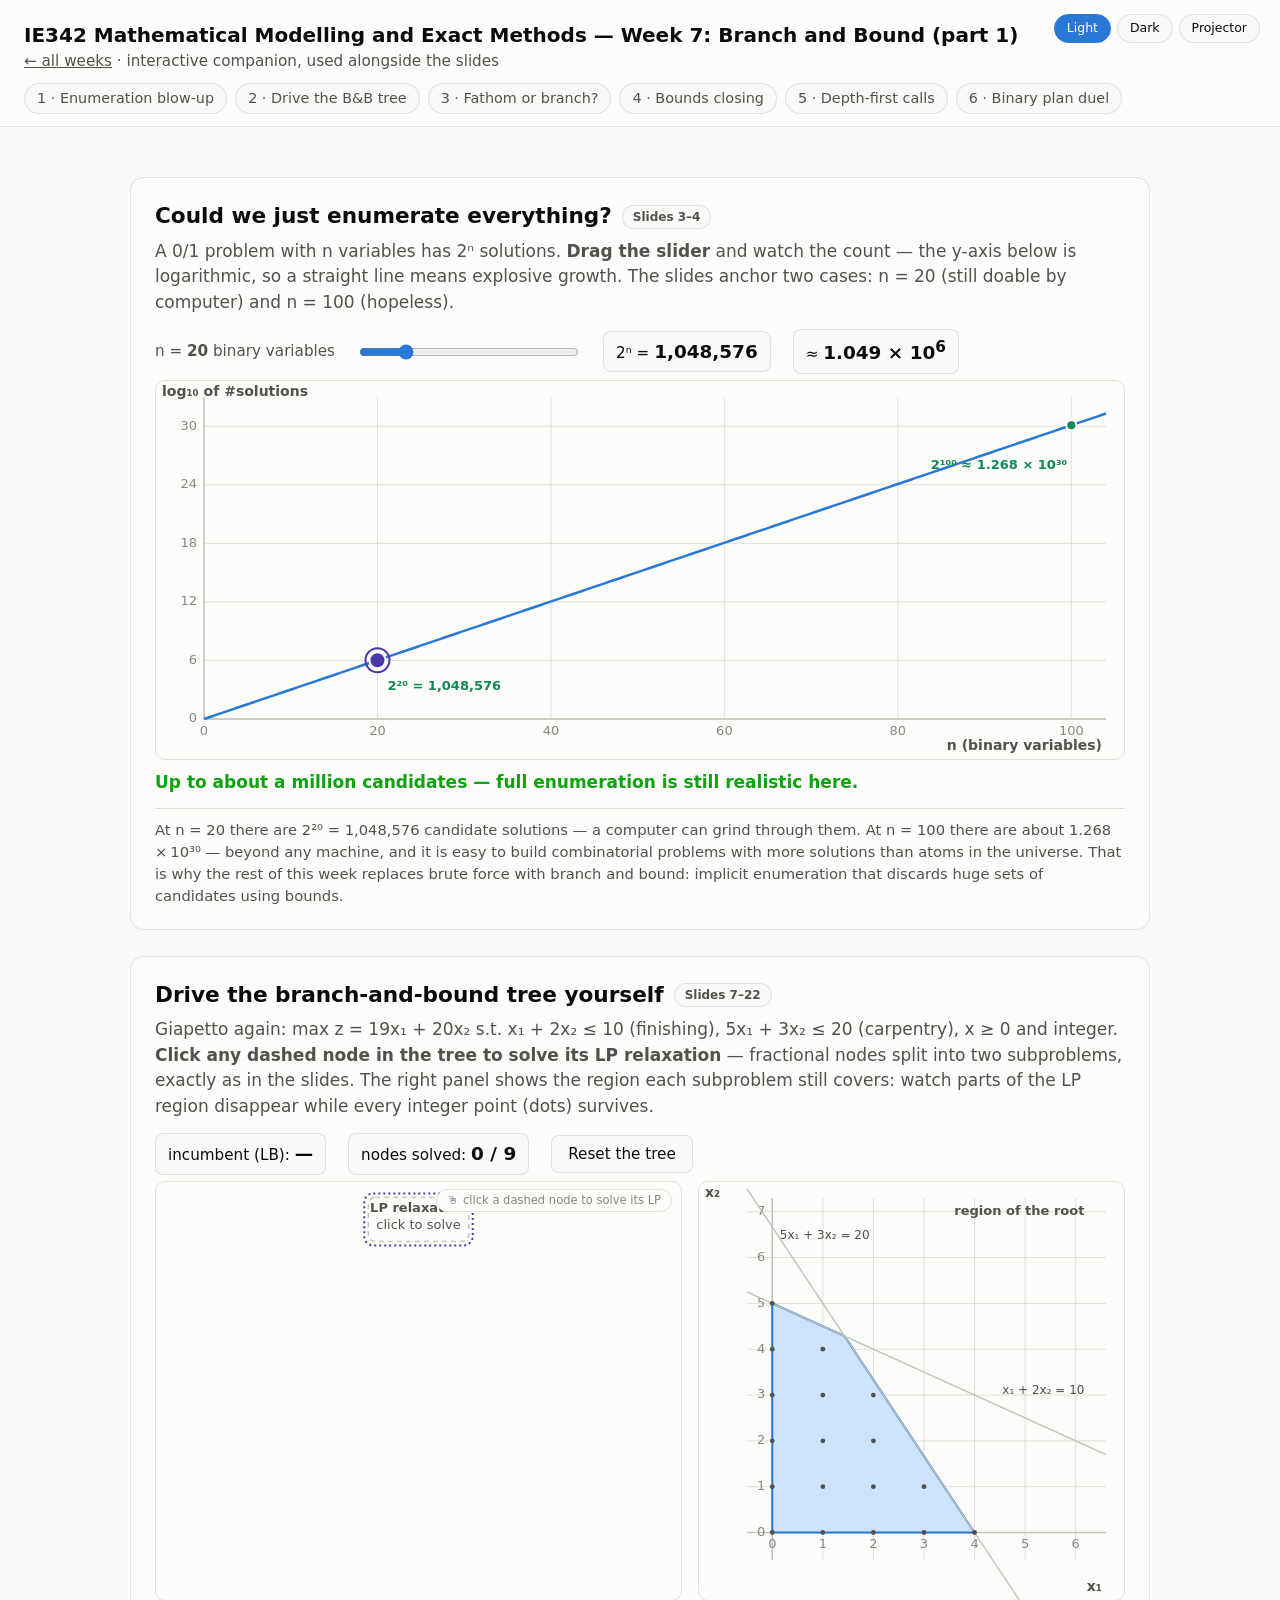
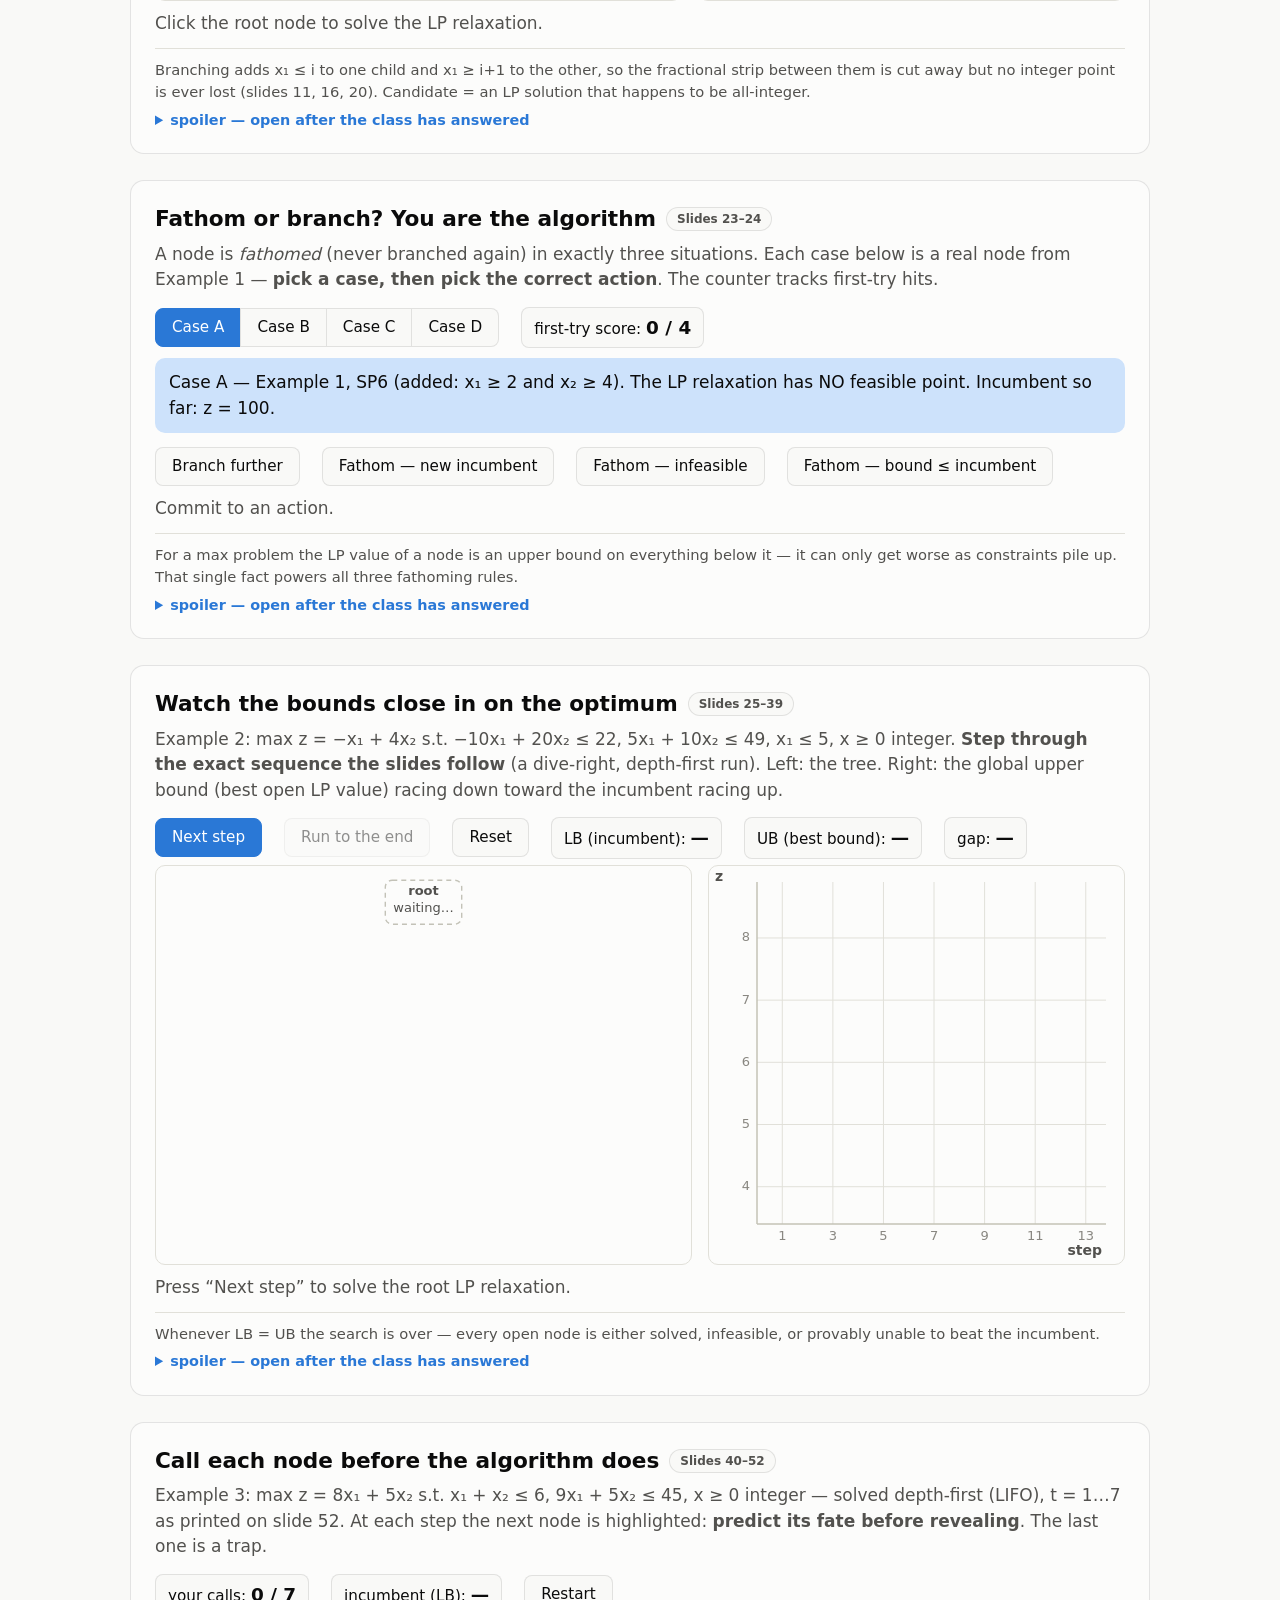
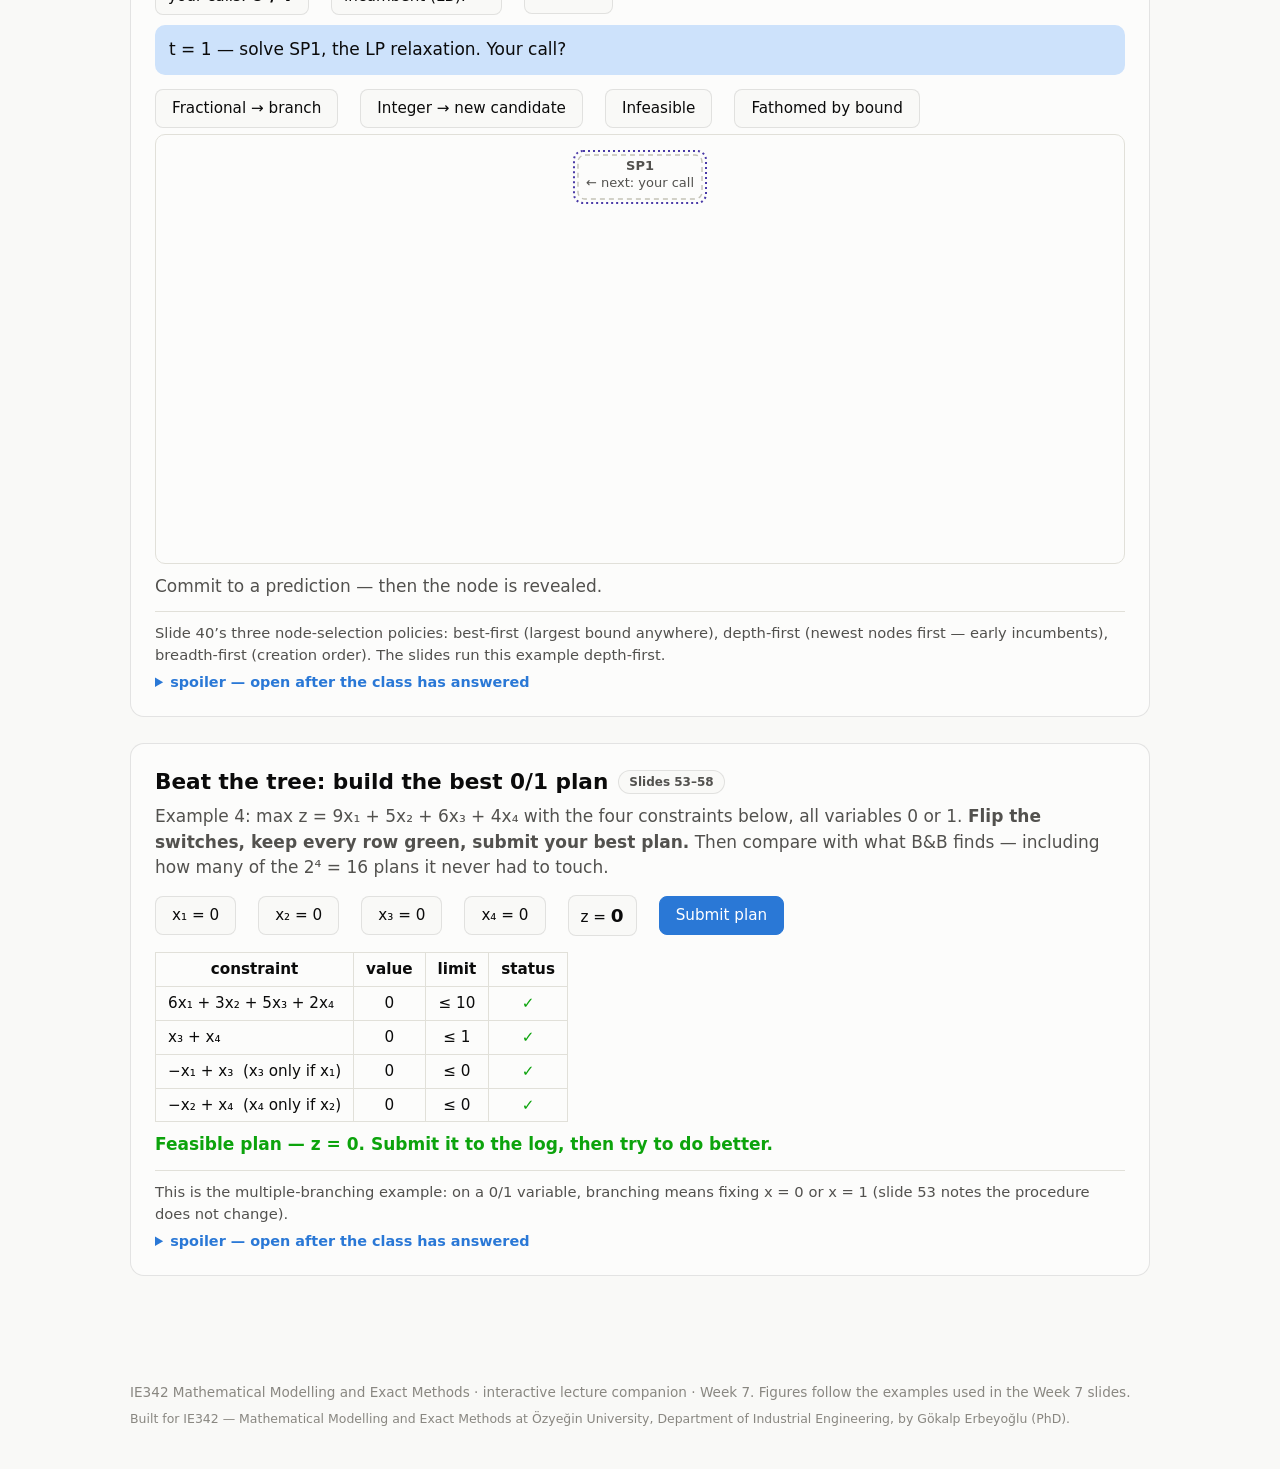
<file: week07.html>
<!DOCTYPE html>
<html lang="en">
<head>
<meta charset="UTF-8">
<meta name="viewport" content="width=device-width, initial-scale=1.0">
<title>IE342 · Week 7 — Branch and Bound, part 1 (Interactive)</title>
<link rel="stylesheet" href="assets/style.css">
<script src="assets/theme.js"></script>
<style>
  table.cons {
    border-collapse: collapse;
    font-variant-numeric: tabular-nums;
    margin-top: 10px;
    font-size: 0.95rem;
  }
  table.cons th, table.cons td {
    border: 1px solid var(--grid);
    padding: 5px 12px;
    text-align: center;
  }
  table.cons td:first-child { text-align: left; }
  table.cons .ok-cell { color: var(--good); font-weight: 700; }
  table.cons .bad-cell { color: var(--critical); font-weight: 700; }
  .quiz-case {
    background: var(--region-fill);
    border-radius: 10px;
    padding: 12px 14px;
    margin: 10px 0;
  }
</style>
</head>
<body>

<header class="site">
  <h1>IE342 Mathematical Modelling and Exact Methods — Week 7: Branch and Bound (part 1)</h1>
  <div class="sub"><a href="index.html" style="color:inherit">← all weeks</a> · interactive companion, used alongside the slides</div>
  <div class="theme-switch" id="theme-switch"></div>
  <nav class="widgets">
    <a href="#explode">1 · Enumeration blow-up</a>
    <a href="#giapetto">2 · Drive the B&amp;B tree</a>
    <a href="#fathom">3 · Fathom or branch?</a>
    <a href="#race">4 · Bounds closing</a>
    <a href="#dfs">5 · Depth-first calls</a>
    <a href="#binary">6 · Binary plan duel</a>
  </nav>
</header>

<main>

<!-- ================= WIDGET 1 : ENUMERATION EXPLOSION ================= -->
<section class="widget" id="explode">
  <h2>Could we just enumerate everything? <span class="chip">Slides 3–4</span></h2>
  <p class="howto">
    A 0/1 problem with n variables has 2ⁿ solutions. <b>Drag the slider</b> and watch the count —
    the y-axis below is logarithmic, so a straight line means explosive growth. The slides anchor
    two cases: n = 20 (still doable by computer) and n = 100 (hopeless).
  </p>
  <div class="controls">
    <label for="ex-n">n =&nbsp;<b id="ex-nval">20</b> binary variables</label>
    <input type="range" id="ex-n" min="1" max="100" step="1" value="20">
    <span class="readout" style="word-break:break-all">2ⁿ = <b id="ex-count">—</b></span>
    <span class="readout">≈ <b id="ex-approx">—</b></span>
  </div>
  <canvas class="viz short" id="c-ex"></canvas>
  <p class="status info" id="ex-status"></p>
  <div class="note">
    At n = 20 there are 2²⁰ = 1,048,576 candidate solutions — a computer can grind through them.
    At n = 100 there are about 1.268&thinsp;×&thinsp;10³⁰ — beyond any machine, and it is easy to build
    combinatorial problems with more solutions than atoms in the universe. That is why the rest of
    this week replaces brute force with branch and bound: implicit enumeration that discards huge
    sets of candidates using bounds.
  </div>
</section>

<!-- ================= WIDGET 2 : GIAPETTO B&B TREE EXPLORER ================= -->
<section class="widget" id="giapetto">
  <h2>Drive the branch-and-bound tree yourself <span class="chip">Slides 7–22</span></h2>
  <p class="howto">
    Giapetto again: max z = 19x₁ + 20x₂ s.t. x₁ + 2x₂ ≤ 10 (finishing), 5x₁ + 3x₂ ≤ 20 (carpentry),
    x ≥ 0 and integer. <b>Click any dashed node in the tree to solve its LP relaxation</b> — fractional
    nodes split into two subproblems, exactly as in the slides. The right panel shows the region each
    subproblem still covers: watch parts of the LP region disappear while every integer point (dots) survives.
  </p>
  <div class="controls">
    <span class="readout">incumbent (LB): <b id="bb-inc">—</b></span>
    <span class="readout">nodes solved: <b id="bb-solved">0 / 9</b></span>
    <button id="bb-reset">Reset the tree</button>
  </div>
  <div style="display:flex;flex-wrap:wrap;gap:16px;align-items:flex-start">
    <div style="flex:1 1 460px;min-width:320px">
      <canvas class="viz" id="c-bb-tree" style="height:420px"></canvas>
    </div>
    <div style="flex:1 1 360px;min-width:300px">
      <canvas class="viz" id="c-bb-region" style="height:420px"></canvas>
    </div>
  </div>
  <p class="status info" id="bb-status">Click the root node to solve the LP relaxation.</p>
  <div class="note">
    Branching adds x₁ ≤ i to one child and x₁ ≥ i+1 to the other, so the fractional strip between them
    is cut away but no integer point is ever lost (slides 11, 16, 20). Candidate = an LP solution that
    happens to be all-integer.
    <details class="spoiler"><summary>spoiler — open after the class has answered</summary>
      The optimum comes from SP4: x₁ = 0, x₂ = 5 with z = 100 (slide 22). SP8 stays fractional at
      z = 90.33 but is never branched — its bound is already below the incumbent 100. SP6 dies of
      infeasibility. Only 4 of the 9 nodes needed branching (root, SP1, SP2, SP5).
    </details>
  </div>
</section>

<!-- ================= WIDGET 3 : FATHOMING QUIZ ================= -->
<section class="widget" id="fathom">
  <h2>Fathom or branch? You are the algorithm <span class="chip">Slides 23–24</span></h2>
  <p class="howto">
    A node is <em>fathomed</em> (never branched again) in exactly three situations. Each case below is a
    real node from Example 1 — <b>pick a case, then pick the correct action</b>. The counter tracks
    first-try hits.
  </p>
  <div class="controls">
    <span class="segwrap">
      <button class="seg active" id="fq-c0">Case A</button>
      <button class="seg" id="fq-c1">Case B</button>
      <button class="seg" id="fq-c2">Case C</button>
      <button class="seg" id="fq-c3">Case D</button>
    </span>
    <span class="readout">first-try score: <b id="fq-score">0 / 4</b></span>
  </div>
  <div class="quiz-case" id="fq-text"></div>
  <div class="controls">
    <button id="fq-a0">Branch further</button>
    <button id="fq-a1">Fathom — new incumbent</button>
    <button id="fq-a2">Fathom — infeasible</button>
    <button id="fq-a3">Fathom — bound ≤ incumbent</button>
  </div>
  <p class="status info" id="fq-status">Read the case, then commit to an action.</p>
  <div class="note">
    For a max problem the LP value of a node is an upper bound on everything below it — it can only get
    worse as constraints pile up. That single fact powers all three fathoming rules.
    <details class="spoiler"><summary>spoiler — open after the class has answered</summary>
      A → fathom, infeasible. B → fathom, integer and 100 &gt; 99 so it becomes the new incumbent.
      C → branch: 101.8 &gt; 100 and fractional, the branch may still hide something better than 100.
      D → fathom by bound: 90.33 &lt; 100, nothing below can recover.
    </details>
  </div>
</section>

<!-- ================= WIDGET 4 : EXAMPLE 2 STEPPER + GAP ================= -->
<section class="widget" id="race">
  <h2>Watch the bounds close in on the optimum <span class="chip">Slides 25–39</span></h2>
  <p class="howto">
    Example 2: max z = −x₁ + 4x₂ s.t. −10x₁ + 20x₂ ≤ 22, 5x₁ + 10x₂ ≤ 49, x₁ ≤ 5, x ≥ 0 integer.
    <b>Step through the exact sequence the slides follow</b> (a dive-right, depth-first run). Left: the tree.
    Right: the global upper bound (best open LP value) racing down toward the incumbent racing up.
  </p>
  <div class="controls">
    <button id="race-step" class="primary">Next step</button>
    <button id="race-run" class="locked">Run to the end</button>
    <button id="race-reset">Reset</button>
    <span class="readout">LB (incumbent): <b id="race-lb">—</b></span>
    <span class="readout">UB (best bound): <b id="race-ub">—</b></span>
    <span class="readout">gap: <b id="race-gap">—</b></span>
  </div>
  <div style="display:flex;flex-wrap:wrap;gap:16px;align-items:flex-start">
    <div style="flex:1 1 460px;min-width:320px">
      <canvas class="viz" id="c-race-tree" style="height:400px"></canvas>
    </div>
    <div style="flex:1 1 340px;min-width:300px">
      <canvas class="viz" id="c-race-gap" style="height:400px"></canvas>
    </div>
  </div>
  <p class="status info" id="race-status">Press “Next step” to solve the root LP relaxation.</p>
  <div class="note">
    Whenever LB = UB the search is over — every open node is either solved, infeasible, or provably
    unable to beat the incumbent.
    <details class="spoiler"><summary>spoiler — open after the class has answered</summary>
      The run ends at step 13 with x* = (2, 2), z* = 6 from SP8 (slide 39). SP7’s bound 5.4 &lt; 6 is
      fathomed instantly; the first candidate z = 4 (SP3) was overtaken along the way. Had the class
      been asked on slide 18 “what if z<sub>SP5</sub>* &lt; the candidate?” — this is the same logic: bound below
      incumbent ⇒ stop digging.
    </details>
  </div>
</section>

<!-- ================= WIDGET 5 : EXAMPLE 3 DEPTH-FIRST PREDICTIONS ================= -->
<section class="widget" id="dfs">
  <h2>Call each node before the algorithm does <span class="chip">Slides 40–52</span></h2>
  <p class="howto">
    Example 3: max z = 8x₁ + 5x₂ s.t. x₁ + x₂ ≤ 6, 9x₁ + 5x₂ ≤ 45, x ≥ 0 integer — solved depth-first
    (LIFO), t = 1…7 as printed on slide 52. At each step the next node is highlighted:
    <b>predict its fate before revealing</b>. The last one is a trap.
  </p>
  <div class="controls">
    <span class="readout">your calls: <b id="nn-score">0 / 7</b></span>
    <span class="readout">incumbent (LB): <b id="nn-lb">—</b></span>
    <button id="nn-reset">Restart</button>
  </div>
  <div class="quiz-case" id="nn-q"></div>
  <div class="controls">
    <button id="nn-b0">Fractional → branch</button>
    <button id="nn-b1">Integer → new candidate</button>
    <button id="nn-b2">Infeasible</button>
    <button id="nn-b3">Fathomed by bound</button>
  </div>
  <canvas class="viz" id="c-nn" style="height:430px"></canvas>
  <p class="status info" id="nn-status"></p>
  <div class="note">
    Slide 40’s three node-selection policies: best-first (largest bound anywhere), depth-first (newest
    nodes first — early incumbents), breadth-first (creation order). The slides run this example depth-first.
    <details class="spoiler"><summary>spoiler — open after the class has answered</summary>
      t-order and fates: SP1 fractional (41.25) → SP2 fractional (41) → SP4 infeasible → SP5 fractional
      (365/9) → SP7 integer, LB = 37 → SP6 integer, LB = 40 → SP3 integer at 39 but 39 ≤ 40 ⇒ fathomed
      by bound. Optimal: x* = (5, 0), z* = 40 from SP6 (slide 52).
    </details>
  </div>
</section>

<!-- ================= WIDGET 6 : EXAMPLE 4 BINARY PLAN DUEL ================= -->
<section class="widget" id="binary">
  <h2>Beat the tree: build the best 0/1 plan <span class="chip">Slides 53–58</span></h2>
  <p class="howto">
    Example 4: max z = 9x₁ + 5x₂ + 6x₃ + 4x₄ with the four constraints below, all variables 0 or 1.
    <b>Flip the switches, keep every row green, submit your best plan.</b> Then compare with what B&amp;B
    finds — including how many of the 2⁴ = 16 plans it never had to touch.
  </p>
  <div class="controls">
    <button id="bx1">x₁ = 0</button>
    <button id="bx2">x₂ = 0</button>
    <button id="bx3">x₃ = 0</button>
    <button id="bx4">x₄ = 0</button>
    <span class="readout">z = <b id="bin-z">0</b></span>
    <button id="bin-submit" class="primary">Submit plan</button>
  </div>
  <div style="overflow-x:auto">
    <table class="cons" id="bin-cons">
      <thead><tr><th>constraint</th><th>value</th><th>limit</th><th>status</th></tr></thead>
      <tbody>
        <tr><td>6x₁ + 3x₂ + 5x₃ + 2x₄</td><td id="bc0v">0</td><td>≤ 10</td><td id="bc0s"></td></tr>
        <tr><td>x₃ + x₄</td><td id="bc1v">0</td><td>≤ 1</td><td id="bc1s"></td></tr>
        <tr><td>−x₁ + x₃&nbsp;&nbsp;(x₃ only if x₁)</td><td id="bc2v">0</td><td>≤ 0</td><td id="bc2s"></td></tr>
        <tr><td>−x₂ + x₄&nbsp;&nbsp;(x₄ only if x₂)</td><td id="bc3v">0</td><td>≤ 0</td><td id="bc3s"></td></tr>
      </tbody>
    </table>
  </div>
  <div style="overflow-x:auto">
    <table class="attempts" id="bin-log" style="display:none">
      <thead><tr><th>#</th><th>plan (x₁, x₂, x₃, x₄)</th><th>z</th><th>verdict</th></tr></thead>
      <tbody></tbody>
    </table>
  </div>
  <p class="status info" id="bin-status">All switches start at 0 — feasible, but z = 0. Improve it.</p>
  <div class="note">
    This is the multiple-branching example: on a 0/1 variable, branching means fixing x = 0 or x = 1
    (slide 53 notes the procedure does not change).
    <details class="spoiler"><summary>spoiler — open after the class has answered</summary>
      B&amp;B (slides 55–57): root LP (5/6, 1, 0, 1) with z = 16.5 → branch x₁. Fixing x₁ = 0 gives an
      all-integer LP (0, 1, 0, 1), z = 9 — first candidate. x₁ = 1 gives 16.2 → branch x₂; x₂ = 1 gives 16
      → branch x₄; x₄ = 0 leads to (1, 1, 0, 0) with z = 14 — the optimum. Seven subproblems in total,
      versus 16 full enumerations.
    </details>
  </div>
</section>

</main>

<footer class="site">
  IE342 Mathematical Modelling and Exact Methods · interactive lecture companion · Week 7.
  Figures follow the examples used in the Week 7 slides.
  <div class="credit">Built for IE342 — Mathematical Modelling and Exact Methods at Özyeğin University, Department of Industrial Engineering, by Gökalp Erbeyoğlu (PhD).</div>
</footer>

<script src="assets/viz.js"></script>
<script>
const el = id => document.getElementById(id);
const fmt = (v, d = 2) => Number(v).toFixed(d);

/* Shared B&B-tree renderer. spec = { nodes: {id: {u, v, lines[], cls, mark, sel}},
   edges: [{a, b, label}] }. cls: hidden|open|frac|int|inf|fath|best.
   Returns pixel boxes {id: {x,y,w,h}} for hit-testing. */
function drawBBTree(canvas, spec) {
  const { ctx, w, h } = VIZ.setup(canvas);
  const t = VIZ.theme();
  const scale = parseFloat(VIZ.cssv('--viz-font-scale')) || 1;
  const fs = Math.round(12.5 * scale);
  const lh = fs + 4;
  const PX = u => 14 + u * (w - 28);
  const PY = v => 14 + v * (h - 28);
  ctx.font = fs + 'px system-ui, sans-serif';
  const boxes = {};
  Object.entries(spec.nodes).forEach(([id, n]) => {
    if (n.cls === 'hidden') return;
    const bw = Math.max(...n.lines.map(s => ctx.measureText(s).width)) + 16;
    const bh = n.lines.length * lh + 10;
    boxes[id] = { x: PX(n.u) - bw / 2, y: PY(n.v) - bh / 2, w: bw, h: bh };
  });
  // edges behind nodes
  ctx.strokeStyle = t.axis;
  ctx.lineWidth = 1.2;
  spec.edges.forEach(e => {
    const A = boxes[e.a], B = boxes[e.b];
    if (!A || !B) return;
    const x1 = A.x + A.w / 2, y1 = A.y + A.h;
    const x2 = B.x + B.w / 2, y2 = B.y;
    ctx.beginPath(); ctx.moveTo(x1, y1); ctx.lineTo(x2, y2); ctx.stroke();
    if (e.label) {
      const mx = (x1 + x2) / 2, my = (y1 + y2) / 2;
      ctx.font = '600 ' + Math.round(11.5 * scale) + 'px system-ui, sans-serif';
      ctx.textAlign = x2 < x1 ? 'right' : 'left';
      ctx.textBaseline = 'middle';
      ctx.lineWidth = 3.5;
      ctx.strokeStyle = t.surface;
      const dx = x2 < x1 ? -6 : 6;
      ctx.strokeText(e.label, mx + dx, my);
      ctx.fillStyle = t.ink2;
      ctx.fillText(e.label, mx + dx, my);
      ctx.strokeStyle = t.axis;
      ctx.lineWidth = 1.2;
    }
  });
  const style = {
    open: { border: t.axis, text: t.ink2, dash: [5, 4], lw: 1.4 },
    frac: { border: t.s1, text: t.ink, dash: [], lw: 2 },
    int:  { border: t.s2, text: t.ink, dash: [], lw: 2 },
    inf:  { border: t.bad, text: t.bad, dash: [], lw: 1.6 },
    fath: { border: t.muted, text: t.muted, dash: [], lw: 1.6 },
    best: { border: t.s2, text: t.ink, dash: [], lw: 3.2 },
  };
  Object.entries(spec.nodes).forEach(([id, n]) => {
    if (n.cls === 'hidden') return;
    const b = boxes[id];
    const s = style[n.cls] || style.open;
    ctx.save();
    if (n.sel) { // selection halo
      ctx.strokeStyle = t.s5;
      ctx.lineWidth = 2;
      ctx.setLineDash([2, 3]);
      ctx.beginPath(); ctx.roundRect(b.x - 4, b.y - 4, b.w + 8, b.h + 8, 9); ctx.stroke();
      ctx.setLineDash([]);
    }
    ctx.beginPath(); ctx.roundRect(b.x, b.y, b.w, b.h, 7);
    ctx.fillStyle = t.surface;
    ctx.fill();
    ctx.strokeStyle = s.border;
    ctx.lineWidth = s.lw;
    ctx.setLineDash(s.dash);
    ctx.stroke();
    ctx.setLineDash([]);
    ctx.fillStyle = s.text;
    ctx.font = fs + 'px system-ui, sans-serif';
    ctx.textAlign = 'center';
    ctx.textBaseline = 'middle';
    n.lines.forEach((line, i) => {
      if (i === 0) ctx.font = '600 ' + fs + 'px system-ui, sans-serif';
      else ctx.font = fs + 'px system-ui, sans-serif';
      ctx.fillText(line, b.x + b.w / 2, b.y + 5 + lh * i + lh / 2 - 2);
    });
    if (n.mark === 'x') { // fathomed cross
      ctx.strokeStyle = t.bad;
      ctx.lineWidth = 2.2;
      const cx = b.x + b.w + 8, cy = b.y + b.h / 2;
      ctx.beginPath();
      ctx.moveTo(cx - 5, cy - 5); ctx.lineTo(cx + 5, cy + 5);
      ctx.moveTo(cx + 5, cy - 5); ctx.lineTo(cx - 5, cy + 5);
      ctx.stroke();
    }
    if (n.mark === 'star') {
      ctx.fillStyle = t.s2;
      ctx.font = '600 ' + Math.round(15 * scale) + 'px system-ui, sans-serif';
      ctx.textAlign = 'left';
      ctx.fillText('★', b.x + b.w + 4, b.y + b.h / 2);
    }
    ctx.restore();
  });
  return boxes;
}

/* Clip a polygon by half-plane ax + by <= c (Sutherland–Hodgman). */
function clipPoly(poly, a, b, c) {
  const out = [];
  const n = poly.length;
  for (let i = 0; i < n; i++) {
    const P = poly[i], Q = poly[(i + 1) % n];
    const dp = a * P[0] + b * P[1] - c;
    const dq = a * Q[0] + b * Q[1] - c;
    if (dp <= 1e-9) out.push(P);
    if ((dp < -1e-9 && dq > 1e-9) || (dp > 1e-9 && dq < -1e-9)) {
      const s = dp / (dp - dq);
      out.push([P[0] + s * (Q[0] - P[0]), P[1] + s * (Q[1] - P[1])]);
    }
  }
  return out;
}

/* ============================================================
   WIDGET 1 — enumeration explosion (slides 3-4)
   2^20 = 1,048,576 ; 2^100 ≈ 1.268e30 (slide values).
   ============================================================ */
(() => {
  const canvas = el('c-ex');
  const LOG2 = Math.log10(2);
  const view = { x0: 0, x1: 104, y0: 0, y1: 33 };

  function bigPow2(n) {
    return (1n << BigInt(n)).toString().replace(/\B(?=(\d{3})+(?!\d))/g, ',');
  }
  function approx(n) {
    const k = Math.floor(n * LOG2);
    const m = Math.pow(2, n) / Math.pow(10, k);
    return fmt(m, 3) + ' × 10<sup>' + k + '</sup>';
  }

  function draw() {
    const n = +el('ex-n').value;
    const p = VIZ.plot(canvas, view);
    const t = VIZ.theme();
    VIZ.axes(p, t, { xticks: [0, 20, 40, 60, 80, 100], yticks: [0, 6, 12, 18, 24, 30],
      xlabel: 'n (binary variables)', ylabel: 'log₁₀ of #solutions' });
    VIZ.curve(p, x => x * LOG2, t.s1, 2.5);
    // slide anchors
    VIZ.dot(p, 20, 20 * LOG2, t.s2, 5);
    VIZ.label(p, '2²⁰ = 1,048,576', 20, 20 * LOG2, t.s2, { dx: 10, dy: 20, size: 13, bold: true, baseline: 'top' });
    VIZ.dot(p, 100, 100 * LOG2, t.s2, 5);
    VIZ.label(p, '2¹⁰⁰ ≈ 1.268 × 10³⁰', 100, 100 * LOG2, t.s2, { dx: -4, dy: 34, size: 13, bold: true, align: 'right', baseline: 'top' });
    VIZ.dot(p, n, n * LOG2, t.s5, 8, true);

    el('ex-nval').textContent = n;
    el('ex-count').textContent = bigPow2(n);
    el('ex-approx').innerHTML = approx(n);
    const st = el('ex-status');
    if (n <= 20) {
      st.className = 'status ok';
      st.textContent = 'Up to about a million candidates — full enumeration is still realistic here.';
    } else if (n < 60) {
      st.className = 'status info';
      st.textContent = 'Growth is exponential: every extra variable doubles the work.';
    } else {
      st.className = 'status bad';
      st.textContent = 'No computer enumerates this. We need implicit enumeration — branch and bound.';
    }
  }
  el('ex-n').addEventListener('input', draw);
  VIZ.register(canvas, draw);
})();

/* ============================================================
   WIDGET 2 — Giapetto B&B explorer (slides 7-22)
   All node LPs are the slide values (verified):
   root 112.86 @ (10/7,30/7); SP1 109 @ (1,4.5); SP2 104.66 @ (2,3.33);
   SP3 99 @ (1,4); SP4 100 @ (0,5); SP5 101.8 @ (2.2,3); SP6 infeasible;
   SP7 98 @ (2,3); SP8 90.33 @ (3,1.66).
   ============================================================ */
(() => {
  const treeCv = el('c-bb-tree');
  const regCv = el('c-bb-region');
  VIZ.hint(treeCv, '🖱 click a dashed node to solve its LP');

  const D = {
    root: { u: .50, v: .06, name: 'LP relaxation', z: '112.86', xs: '(10/7, 30/7)', pt: [10/7, 30/7], kind: 'frac',
            kids: ['sp1', 'sp2'], bounds: {},
            msg: 'Root LP (slide 9): z = 112.86 at x₁ = 10/7 ≈ 1.43, x₂ = 30/7 ≈ 4.29 — both fractional. The slides branch on x₁ (between 1 and 2): SP1 adds x₁ ≤ 1, SP2 adds x₁ ≥ 2. Click either.' },
    sp1: { u: .25, v: .32, name: 'SP1', parent: 'root', lab: 'x₁ ≤ 1', z: '109', xs: '(1, 4.5)', pt: [1, 4.5], kind: 'frac',
           kids: ['sp3', 'sp4'], bounds: { x1hi: 1 },
           msg: 'SP1 (slide 13): z = 109 at (1, 4.5) — x₂ is fractional between 4 and 5 → SP3 (x₂ ≤ 4) and SP4 (x₂ ≥ 5) appear.' },
    sp2: { u: .75, v: .32, name: 'SP2', parent: 'root', lab: 'x₁ ≥ 2', z: '104.66', xs: '(2, 3.33)', pt: [2, 10/3], kind: 'frac',
           kids: ['sp5', 'sp6'], bounds: { x1lo: 2 },
           msg: 'SP2 (slide 13): z = 104.66 at (2, 3.33) — x₂ is fractional between 3 and 4 → SP5 (x₂ ≤ 3) and SP6 (x₂ ≥ 4) appear.' },
    sp3: { u: .09, v: .60, name: 'SP3', parent: 'sp1', lab: 'x₂ ≤ 4', z: '99', zn: 99, xs: '(1, 4)', pt: [1, 4], kind: 'int',
           bounds: { x1hi: 1, x2hi: 4 },
           msg: 'SP3 (slide 17): z = 99 at (1, 4) — all integer: a candidate solution.' },
    sp4: { u: .33, v: .60, name: 'SP4', parent: 'sp1', lab: 'x₂ ≥ 5', z: '100', zn: 100, xs: '(0, 5)', pt: [0, 5], kind: 'int',
           bounds: { x1hi: 1, x2lo: 5 },
           msg: 'SP4 (slide 17): z = 100 at (0, 5) — integer candidate. Its region is a single point (slide 16).' },
    sp5: { u: .60, v: .60, name: 'SP5', parent: 'sp2', lab: 'x₂ ≤ 3', z: '101.8', xs: '(2.2, 3)', pt: [2.2, 3], kind: 'frac',
           kids: ['sp7', 'sp8'], bounds: { x1lo: 2, x2hi: 3 },
           msg: 'SP5 (slide 18): z = 101.8 at (2.2, 3) — x₁ fractional between 2 and 3 → SP7 (x₁ ≤ 2) and SP8 (x₁ ≥ 3).' },
    sp6: { u: .90, v: .60, name: 'SP6', parent: 'sp2', lab: 'x₂ ≥ 4', kind: 'inf',
           bounds: { x1lo: 2, x2lo: 4 },
           msg: 'SP6 (slide 18): INFEASIBLE — x₁ ≥ 2 with x₂ ≥ 4 already needs 5·2 + 3·4 = 22 > 20 carpentry hours. Fathomed.' },
    sp7: { u: .46, v: .88, name: 'SP7', parent: 'sp5', lab: 'x₁ ≤ 2', z: '98', zn: 98, xs: '(2, 3)', pt: [2, 3], kind: 'int',
           bounds: { x1lo: 2, x1hi: 2, x2hi: 3 },
           msg: 'SP7 (slide 21): z = 98 at (2, 3) — integer candidate.' },
    sp8: { u: .75, v: .88, name: 'SP8', parent: 'sp5', lab: 'x₁ ≥ 3', z: '90.33', xs: '(3, 1.66)', pt: [3, 5/3], kind: 'fracFathom',
           bounds: { x1lo: 3, x2hi: 3 },
           msg: '' },
  };
  const IDS = Object.keys(D);
  let state, incumbent, selected, boxes = {};

  function reset() {
    state = { root: 'open' };
    IDS.forEach(id => { if (id !== 'root') state[id] = 'hidden'; });
    incumbent = null;
    selected = 'root';
    setStatus('info', 'Click the root node to solve the LP relaxation.');
    refresh();
  }

  const solvedCount = () => IDS.filter(id => state[id] === 'solved').length;
  const allSolved = () => solvedCount() === IDS.length;

  function setStatus(cls, txt) {
    const st = el('bb-status');
    st.className = 'status ' + cls;
    st.textContent = txt;
  }

  function solve(id) {
    const n = D[id];
    state[id] = 'solved';
    selected = id;
    let msg = n.msg;
    if (n.kind === 'int') {
      if (incumbent === null || n.zn > incumbent) {
        incumbent = n.zn;
        msg += ' New incumbent: LB = ' + n.zn + '.';
      } else {
        msg += ' Not better than the incumbent (' + incumbent + ').';
      }
    }
    if (n.kind === 'fracFathom') {
      msg = (incumbent !== null && incumbent >= 90.33)
        ? 'SP8 (slide 21): z = 90.33 at (3, 1.66) — still fractional, but 90.33 is below the incumbent ' + incumbent + ' → fathomed by bound, no branching needed (slide 22).'
        : 'SP8 (slide 21): z = 90.33 at (3, 1.66) — fractional. The slides never branch here: as soon as a candidate with z ≥ 90.33 is known, this node is fathomed. Solve the other branches and watch it get crossed out.';
    }
    (n.kids || []).forEach(k => { state[k] = 'open'; });
    if (allSolved()) {
      setStatus('ok', 'Tree complete — matches slide 22. Optimal IP solution: x₁ = 0, x₂ = 5, z = 100 (from SP4). SP8 was fathomed by bound, SP6 by infeasibility.');
    } else {
      setStatus(n.kind === 'inf' ? 'bad' : 'info', msg);
    }
    refresh();
  }

  function refresh() {
    el('bb-inc').textContent = incumbent === null ? '—' : incumbent;
    el('bb-solved').textContent = solvedCount() + ' / 9';
    drawTree();
    drawRegion();
  }

  function nodeCls(id) {
    if (state[id] === 'hidden') return 'hidden';
    if (state[id] === 'open') return 'open';
    const n = D[id];
    if (n.kind === 'inf') return 'inf';
    if (n.kind === 'fracFathom') return (incumbent !== null && incumbent >= 90.33) ? 'fath' : 'frac';
    if (n.kind === 'int') return (allSolved() && n.zn === 100) ? 'best' : 'int';
    return 'frac';
  }

  function drawTree() {
    const nodes = {}, edges = [];
    IDS.forEach(id => {
      const n = D[id];
      const cls = nodeCls(id);
      let lines;
      if (cls === 'hidden') lines = [];
      else if (state[id] === 'open') lines = [n.name, 'click to solve'];
      else if (n.kind === 'inf') lines = [n.name, 'infeasible'];
      else lines = [n.name + '  ·  z = ' + n.z, n.xs];
      nodes[id] = { u: n.u, v: n.v, lines, cls,
        mark: (cls === 'inf' || cls === 'fath') ? 'x' : (cls === 'best' ? 'star' : null),
        sel: id === selected && state[id] !== 'hidden' };
      if (n.parent && state[id] !== 'hidden') edges.push({ a: n.parent, b: id, label: n.lab });
    });
    boxes = drawBBTree(treeCv, { nodes, edges });
  }

  function drawRegion() {
    const view = { x0: -0.5, x1: 6.6, y0: -0.6, y1: 7.3 };
    const p = VIZ.plot(regCv, view);
    const t = VIZ.theme();
    VIZ.axes(p, t, { xticks: [0, 1, 2, 3, 4, 5, 6], yticks: [0, 1, 2, 3, 4, 5, 6, 7], xlabel: 'x₁', ylabel: 'x₂' });
    const { ctx, X, Y } = p;
    const n = D[selected];

    // node subregion (base region ∩ node bounds)
    let poly = [[0, 0], [30, 0], [30, 30], [0, 30]];
    poly = clipPoly(poly, 1, 2, 10);
    poly = clipPoly(poly, 5, 3, 20);
    const basePoly = poly.slice();
    const b = n.bounds || {};
    if (b.x1lo !== undefined) poly = clipPoly(poly, -1, 0, -b.x1lo);
    if (b.x1hi !== undefined) poly = clipPoly(poly, 1, 0, b.x1hi);
    if (b.x2lo !== undefined) poly = clipPoly(poly, 0, -1, -b.x2lo);
    if (b.x2hi !== undefined) poly = clipPoly(poly, 0, 1, b.x2hi);

    // base LP region, faint reference
    ctx.save();
    ctx.beginPath();
    basePoly.forEach(([x, y], i) => i === 0 ? ctx.moveTo(X(x), Y(y)) : ctx.lineTo(X(x), Y(y)));
    ctx.closePath();
    ctx.globalAlpha = 0.30;
    ctx.fillStyle = t.region;
    ctx.fill();
    ctx.restore();

    if (poly.length >= 3) {
      ctx.save();
      ctx.beginPath();
      poly.forEach(([x, y], i) => i === 0 ? ctx.moveTo(X(x), Y(y)) : ctx.lineTo(X(x), Y(y)));
      ctx.closePath();
      ctx.fillStyle = t.region;
      ctx.fill();
      ctx.strokeStyle = t.s1;
      ctx.lineWidth = 2;
      ctx.stroke();
      ctx.restore();
    } else if (poly.length >= 1 && n.kind !== 'inf' && state[selected] !== 'hidden') {
      // WHY: SP4 (x₁≤1, x₂≥5) clips down to the single feasible point (0,5) — it is NOT
      // empty, it is the IP optimum (slide 16). Draw the degenerate region (a point or a
      // segment) and label it as such; reserve the "empty" text for genuinely infeasible nodes.
      ctx.save();
      ctx.strokeStyle = t.s1;
      ctx.fillStyle = t.s1;
      ctx.lineWidth = 3;
      if (poly.length === 1) {
        ctx.beginPath();
        ctx.arc(X(poly[0][0]), Y(poly[0][1]), 5, 0, 2 * Math.PI);
        ctx.fill();
      } else {
        ctx.beginPath();
        ctx.moveTo(X(poly[0][0]), Y(poly[0][1]));
        for (let i = 1; i < poly.length; i++) ctx.lineTo(X(poly[i][0]), Y(poly[i][1]));
        ctx.stroke();
      }
      ctx.restore();
      VIZ.label(p, poly.length === 1 ? 'region is a single feasible point' : 'region is a single feasible segment',
        0.4, 6.6, t.ink2, { size: 13, bold: true });
    } else if (state[selected] !== 'hidden') {
      VIZ.label(p, 'this subproblem has an EMPTY region', 0.4, 6.6, t.bad, { size: 13, bold: true });
    }

    // constraint lines + labels
    VIZ.curve(p, x => (10 - x) / 2, t.axis, 1.4);
    VIZ.curve(p, x => (20 - 5 * x) / 3, t.axis, 1.4);
    VIZ.label(p, 'x₁ + 2x₂ = 10', 4.55, 2.95, t.ink2, { size: 12 });
    VIZ.label(p, '5x₁ + 3x₂ = 20', 0.15, 6.35, t.ink2, { size: 12 });

    // bound lines of selected node (dashed, violet)
    ctx.save();
    ctx.strokeStyle = t.s5;
    ctx.lineWidth = 1.6;
    ctx.setLineDash([6, 4]);
    const vline = x => { ctx.beginPath(); ctx.moveTo(X(x), Y(view.y0)); ctx.lineTo(X(x), Y(view.y1)); ctx.stroke(); };
    const hline = y => { ctx.beginPath(); ctx.moveTo(X(view.x0), Y(y)); ctx.lineTo(X(view.x1), Y(y)); ctx.stroke(); };
    if (b.x1lo !== undefined) vline(b.x1lo);
    if (b.x1hi !== undefined && b.x1hi !== b.x1lo) vline(b.x1hi);
    if (b.x2lo !== undefined) hline(b.x2lo);
    if (b.x2hi !== undefined) hline(b.x2hi);
    ctx.restore();

    // integer feasible points of the ORIGINAL IP — never cut out
    ctx.save();
    ctx.fillStyle = t.ink2;
    for (let x = 0; x <= 4; x++) for (let y = 0; y <= 5; y++) {
      if (x + 2 * y <= 10 && 5 * x + 3 * y <= 20) {
        ctx.beginPath(); ctx.arc(X(x), Y(y), 2.4, 0, 2 * Math.PI); ctx.fill();
      }
    }
    ctx.restore();

    // LP optimum of the selected node
    if (state[selected] === 'solved' && n.pt) {
      const col = n.kind === 'int' ? t.s2 : t.s1;
      VIZ.dot(p, n.pt[0], n.pt[1], col, 6, true);
      VIZ.label(p, 'z = ' + n.z, n.pt[0], n.pt[1], col, { dx: 10, dy: -8, size: 13, bold: true });
    }
    if (allSolved()) {
      VIZ.star(p, 0, 5, t.s2, 10);
      VIZ.label(p, 'optimum (0, 5)', 0, 5, t.s2, { dx: 12, dy: 18, bold: true, baseline: 'top' });
    }
    VIZ.label(p, (state[selected] === 'hidden' ? '' : 'region of ' + (selected === 'root' ? 'the root' : D[selected].name)),
      3.6, 6.85, t.ink2, { size: 13, bold: true });
  }

  treeCv.addEventListener('pointerdown', ev => {
    const { px, py } = VIZ.pointer(treeCv, ev);
    for (const id of IDS) {
      const bx = boxes[id];
      if (bx && px >= bx.x && px <= bx.x + bx.w && py >= bx.y && py <= bx.y + bx.h) {
        if (state[id] === 'open') solve(id);
        else if (state[id] === 'solved') { selected = id; setStatus('info', 'Showing the region of ' + (id === 'root' ? 'the root LP' : D[id].name) + '.'); refresh(); }
        return;
      }
    }
  });
  el('bb-reset').addEventListener('click', reset);
  reset(); // initialize state BEFORE registering draw callbacks (register draws immediately)
  VIZ.register(treeCv, () => drawTree());
  VIZ.register(regCv, () => drawRegion());
})();

/* ============================================================
   WIDGET 3 — fathoming quiz (slides 23-24, cases from Example 1)
   ============================================================ */
(() => {
  const CASES = [
    { text: 'Case A — Example 1, SP6 (added: x₁ ≥ 2 and x₂ ≥ 4). The LP relaxation has NO feasible point. Incumbent so far: z = 100.',
      ans: 2,
      hints: { 0: 'There is nothing to branch on — the region is empty, no LP solution exists.',
               1: 'No feasible point means no solution at all, fractional or integer.',
               3: 'There is no z-value to compare against the incumbent — the node dies of infeasibility, not of its bound.' } },
    { text: 'Case B — Example 1, SP4 (added: x₁ ≤ 1 and x₂ ≥ 5). LP optimum (0, 5) with z = 100 — every variable integer. Incumbent so far: z = 99 (from SP3).',
      ans: 1,
      hints: { 0: 'All variables are already integer — branching cannot improve an attained LP optimum.',
               2: '(0, 5) satisfies every constraint — the node solved just fine.',
               3: '100 > 99: it BEATS the incumbent, so it replaces it rather than being discarded.' } },
    { text: 'Case C — Example 1, SP5 (added: x₁ ≥ 2 and x₂ ≤ 3). LP optimum (2.2, 3) with z = 101.8. Incumbent so far: z = 100.',
      ans: 0,
      hints: { 1: 'x₁ = 2.2 is fractional — a node is only a candidate when ALL integer-restricted variables come out integer.',
               2: 'The LP solved fine: (2.2, 3) is feasible for the relaxation.',
               3: '101.8 > 100 — this branch could still hide an integer solution better than 100. Only a bound ≤ incumbent kills a node.' } },
    { text: 'Case D — Example 1, SP8 (added: x₁ ≥ 3 and x₂ ≤ 3). LP optimum (3, 1.66) with z = 90.33. Incumbent so far: z = 100.',
      ans: 3,
      hints: { 0: 'Branching only DECREASES a max-LP bound — nothing below this node can ever beat 90.33, let alone 100.',
               1: 'x₂ = 1.66 is fractional — and 90.33 is below the incumbent anyway.',
               2: 'The LP has a perfectly good solution; the region is not empty.' } },
  ];
  const OK = [
    '✓ Branch. The bound 101.8 exceeds the incumbent and the solution is fractional — the slides split it into SP7 and SP8.',
    '✓ Fathomed with honors: integer and better than 99, so z = 100 becomes the new incumbent (the eventual optimum).',
    '✓ Fathomed: an infeasible subproblem can never contain the IP optimum.',
    '✓ Fathomed by bound: 90.33 < 100, so the slides never branch SP8 (slide 22).',
  ];
  let cur = 0;
  const attempted = [false, false, false, false];
  const firstTry = [false, false, false, false];
  const answered = [false, false, false, false];

  function show(i) {
    cur = i;
    for (let k = 0; k < 4; k++) el('fq-c' + k).classList.toggle('active', k === i);
    el('fq-text').textContent = CASES[i].text;
    const st = el('fq-status');
    st.className = 'status info';
    st.textContent = answered[i] ? 'Already solved — pick another case.' : 'Commit to an action.';
  }

  function answer(j) {
    const c = CASES[cur];
    const st = el('fq-status');
    if (answered[cur]) { st.className = 'status info'; st.textContent = 'Already solved — pick another case.'; return; }
    if (j === c.ans) {
      answered[cur] = true;
      if (!attempted[cur]) firstTry[cur] = true;
      st.className = 'status ok';
      st.textContent = OK[c.ans];
    } else {
      st.className = 'status bad';
      st.textContent = '✗ Not this one. ' + c.hints[j];
    }
    attempted[cur] = true;
    el('fq-score').textContent = firstTry.filter(Boolean).length + ' / 4';
  }

  for (let k = 0; k < 4; k++) el('fq-c' + k).addEventListener('click', () => show(k));
  for (let j = 0; j < 4; j++) el('fq-a' + j).addEventListener('click', () => answer(j));
  show(0);
})();

/* ============================================================
   WIDGET 4 — Example 2 stepper with bound gap (slides 25-39)
   Slide order: root, branch x1, SP2, branch, SP3 (LB=4), SP4 inf,
   SP1, branch, SP5, SP6 inf, branch, SP8 (LB=6), SP7 fathomed. z*=6.
   ============================================================ */
(() => {
  const treeCv = el('c-race-tree');
  const gapCv = el('c-race-gap');

  const N = {
    root: { u: .50, v: .06, lines: ['root · z = 8.2', '(3.8, 3)'], cls: 'frac' },
    sp1: { u: .28, v: .31, p: 'root', e: 'x₁ ≤ 3', lines: ['SP1 · z = 7.4', '(3, 2.6)'], cls: 'frac' },
    sp2: { u: .72, v: .31, p: 'root', e: 'x₁ ≥ 4', lines: ['SP2 · z = 7.6', '(4, 2.9)'], cls: 'frac' },
    sp5: { u: .14, v: .57, p: 'sp1', e: 'x₂ ≤ 2', lines: ['SP5 · z = 6.2', '(1.8, 2)'], cls: 'frac' },
    sp6: { u: .42, v: .57, p: 'sp1', e: 'x₂ ≥ 3', lines: ['SP6', 'infeasible'], cls: 'inf' },
    sp3: { u: .62, v: .57, p: 'sp2', e: 'x₂ ≤ 2', lines: ['SP3 · z = 4', '(4, 2) integer'], cls: 'int' },
    sp4: { u: .89, v: .57, p: 'sp2', e: 'x₂ ≥ 3', lines: ['SP4', 'infeasible'], cls: 'inf' },
    sp7: { u: .08, v: .85, p: 'sp5', e: 'x₁ ≤ 1', lines: ['SP7 · z = 5.4', '(1, 1.6)'], cls: 'fath' },
    sp8: { u: .36, v: .85, p: 'sp5', e: 'x₁ ≥ 2', lines: ['SP8 · z = 6', '(2, 2) integer'], cls: 'int' },
  };

  const STEPS = [
    { solve: 'root', lb: null, ub: 8.2, txt: 'Step 1 — root LP (slide 26): (3.8, 3), z = 8.2. x₁ fractional. Global UB = 8.2: no integer solution can ever beat this.' },
    { branch: ['sp1', 'sp2'], lb: null, ub: 8.2, txt: 'Step 2 — branch on x₁ (slide 27): SP1 gets x₁ ≤ 3, SP2 gets x₁ ≥ 4. The strip 3 < x₁ < 4 vanishes — it held no integer point.' },
    { solve: 'sp2', lb: null, ub: 8.2, txt: 'Step 3 — dive right: SP2 (slide 29): (4, 2.9), z = 7.6 — x₂ fractional.' },
    { branch: ['sp3', 'sp4'], lb: null, ub: 8.2, txt: 'Step 4 — branch SP2 on x₂ (slide 30): SP3 (x₂ ≤ 2) and SP4 (x₂ ≥ 3).' },
    { solve: 'sp3', lb: 4, ub: 8.2, txt: 'Step 5 — SP3 (slide 31): (4, 2), z = 4 — all integer! First candidate: LB = 4.' },
    { solve: 'sp4', lb: 4, ub: 8.2, txt: 'Step 6 — SP4 (slide 31): infeasible — x₁ ≥ 4 and x₂ ≥ 3 need 5x₁ + 10x₂ ≥ 50 > 49. Fathomed.' },
    { solve: 'sp1', lb: 4, ub: 7.4, txt: 'Step 7 — back to SP1 (slide 32): (3, 2.6), z = 7.4 — x₂ fractional. The root bound retires: UB drops to 7.4.' },
    { branch: ['sp5', 'sp6'], lb: 4, ub: 7.4, txt: 'Step 8 — branch SP1 on x₂ (slide 33): SP5 (x₂ ≤ 2) and SP6 (x₂ ≥ 3).' },
    { solve: 'sp5', lb: 4, ub: 7.4, txt: 'Step 9 — SP5 (slide 34): (1.8, 2), z = 6.2 — x₁ fractional.' },
    { solve: 'sp6', lb: 4, ub: 6.2, txt: 'Step 10 — SP6 (slide 34): infeasible — x₁ ≤ 3 and x₂ ≥ 3 force −10x₁ + 20x₂ ≥ 30 > 22. UB drops to 6.2.' },
    { branch: ['sp7', 'sp8'], lb: 4, ub: 6.2, txt: 'Step 11 — branch SP5 on x₁ (slide 35): SP7 (x₁ ≤ 1) and SP8 (x₁ ≥ 2).' },
    { solve: 'sp8', lb: 6, ub: 6.2, txt: 'Step 12 — SP8 (slide 37): (2, 2), z = 6 — integer, and 6 > 4 → NEW incumbent: LB = 6.' },
    { solve: 'sp7', lb: 6, ub: 6, done: true, txt: 'Step 13 — SP7 (slide 38): (1, 1.6), z = 5.4 < 6 → fathomed by bound. No open node left: UB = LB = 6. OPTIMAL: x* = (2, 2), z* = 6 (slide 39).' },
  ];

  let cur, manual;

  function reset() {
    cur = 0;
    manual = false;
    el('race-run').classList.add('locked');
    el('race-status').className = 'status info';
    el('race-status').textContent = 'Press “Next step” to solve the root LP relaxation.';
    refresh();
  }

  function stepOnce() {
    if (cur >= STEPS.length) return;
    cur++;
    const s = STEPS[cur - 1];
    const st = el('race-status');
    st.className = s.done ? 'status ok' : (s.txt.includes('infeasible') ? 'status bad' : 'status info');
    st.textContent = s.txt;
    refresh();
  }

  function visible(id) { // which nodes exist after step cur
    if (id === 'root') return cur >= 1 ? 'done' : 'open';
    const created = { sp1: 2, sp2: 2, sp3: 4, sp4: 4, sp5: 8, sp6: 8, sp7: 11, sp8: 11 };
    const solved = { sp1: 7, sp2: 3, sp3: 5, sp4: 6, sp5: 9, sp6: 10, sp7: 13, sp8: 12 };
    if (cur < created[id]) return 'hidden';
    return cur >= solved[id] ? 'done' : 'open';
  }

  function drawTree() {
    const nodes = {}, edges = [];
    Object.entries(N).forEach(([id, n]) => {
      const vis = visible(id);
      let cls, lines;
      if (vis === 'hidden') { cls = 'hidden'; lines = []; }
      else if (vis === 'open') { cls = 'open'; lines = [id === 'root' ? 'root' : id.toUpperCase(), 'waiting…']; }
      else {
        cls = n.cls;
        lines = n.lines;
        if (id === 'sp8' && cur >= 13) cls = 'best';
      }
      nodes[id] = { u: n.u, v: n.v, lines, cls,
        mark: (vis === 'done' && (n.cls === 'inf' || n.cls === 'fath')) ? 'x' : (id === 'sp8' && cur >= 13 ? 'star' : null) };
      if (n.p && vis !== 'hidden') edges.push({ a: n.p, b: id, label: n.e });
    });
    drawBBTree(treeCv, { nodes, edges });
  }

  function drawGap() {
    const view = { x0: 0, x1: 13.8, y0: 3.4, y1: 8.9 };
    const p = VIZ.plot(gapCv, view);
    const t = VIZ.theme();
    VIZ.axes(p, t, { xticks: [1, 3, 5, 7, 9, 11, 13], yticks: [4, 5, 6, 7, 8], xlabel: 'step', ylabel: 'z', yAxisAt: 3.4 });
    const { ctx, X, Y } = p;
    const drawSeries = (key, color) => {
      ctx.save();
      ctx.strokeStyle = color;
      ctx.lineWidth = 2.5;
      ctx.beginPath();
      let pen = false;
      for (let k = 1; k <= cur; k++) {
        const v = STEPS[k - 1][key];
        if (v === null) { pen = false; continue; }
        if (pen) ctx.lineTo(X(k), Y(v)); else { ctx.moveTo(X(k), Y(v)); pen = true; }
      }
      ctx.stroke();
      ctx.restore();
      for (let k = 1; k <= cur; k++) {
        const v = STEPS[k - 1][key];
        if (v !== null) VIZ.dot(p, k, v, color, 3.5);
      }
    };
    drawSeries('ub', t.s1);
    drawSeries('lb', t.s2);
    if (cur >= 1) VIZ.label(p, 'UB — best open LP bound', 1.2, 8.55, t.s1, { size: 13, bold: true });
    if (cur >= 5) VIZ.label(p, 'LB — incumbent', 5.2, 3.85, t.s2, { size: 13, bold: true });
    if (cur >= 13) {
      VIZ.star(p, 13, 6, t.s2, 9);
      VIZ.label(p, 'UB = LB = 6', 12.8, 6.35, t.s2, { align: 'right', bold: true, size: 13 });
    }
  }

  function refresh() {
    const s = cur > 0 ? STEPS[cur - 1] : { lb: null, ub: null };
    el('race-lb').textContent = s.lb === null ? '—' : fmt(s.lb, 1);
    el('race-ub').textContent = s.ub === null ? '—' : fmt(s.ub, 1);
    el('race-gap').textContent = (s.lb === null || s.ub === null) ? '—' : fmt(s.ub - s.lb, 1);
    drawTree();
    drawGap();
  }

  el('race-step').addEventListener('click', () => {
    manual = true;
    el('race-run').classList.remove('locked');
    stepOnce();
  });
  el('race-run').addEventListener('click', () => {
    if (!manual) {
      el('race-status').className = 'status bad';
      el('race-status').textContent = 'Take at least one manual step first — the class calls the moves before the machine does.';
      return;
    }
    while (cur < STEPS.length) stepOnce();
  });
  el('race-reset').addEventListener('click', reset);
  reset(); // initialize state BEFORE registering draw callbacks
  VIZ.register(treeCv, () => drawTree());
  VIZ.register(gapCv, () => drawGap());
})();

/* ============================================================
   WIDGET 5 — Example 3 depth-first prediction game (slides 40-52)
   t-order from slide 52: SP1, SP2, SP4, SP5, SP7, SP6, SP3.
   ============================================================ */
(() => {
  const canvas = el('c-nn');
  const N = {
    sp1: { u: .50, v: .07, lines: ['SP1 · z = 165/4 = 41.25', '(15/4, 9/4) = (3.75, 2.25)'], cls: 'frac', kids: ['sp2', 'sp3'] },
    sp2: { u: .28, v: .34, p: 'sp1', e: 'x₁ ≥ 4', lines: ['SP2 · z = 41', '(4, 9/5)'], cls: 'frac', kids: ['sp4', 'sp5'] },
    sp3: { u: .76, v: .34, p: 'sp1', e: 'x₁ ≤ 3', lines: ['SP3 · z = 39 ≤ LB 40', '(3, 3) — fathomed'], cls: 'fath' },
    sp4: { u: .10, v: .62, p: 'sp2', e: 'x₂ ≥ 2', lines: ['SP4', 'infeasible'], cls: 'inf' },
    sp5: { u: .46, v: .62, p: 'sp2', e: 'x₂ ≤ 1', lines: ['SP5 · z = 365/9 ≈ 40.56', '(40/9, 1)'], cls: 'frac', kids: ['sp6', 'sp7'] },
    sp6: { u: .28, v: .89, p: 'sp5', e: 'x₁ ≥ 5', lines: ['SP6 · z = 40', '(5, 0) — LB = 40'], cls: 'int' },
    sp7: { u: .64, v: .89, p: 'sp5', e: 'x₁ ≤ 4', lines: ['SP7 · z = 37', '(4, 1) — LB = 37'], cls: 'int' },
  };
  const ORDER = ['sp1', 'sp2', 'sp4', 'sp5', 'sp7', 'sp6', 'sp3'];
  const ANS = [0, 0, 2, 0, 1, 1, 3];
  const QUESTIONS = [
    't = 1 — solve SP1, the LP relaxation. Your call?',
    't = 2 — depth-first dives into a just-created node: SP2 = SP1 + (x₁ ≥ 4). Your call?',
    't = 3 — next off the stack: SP4 = SP2 + (x₂ ≥ 2). Your call?',
    't = 4 — its sibling: SP5 = SP2 + (x₂ ≤ 1). Your call?',
    't = 5 — deeper: SP7 = SP5 + (x₁ ≤ 4), so x₁ is pinned to 4. No incumbent exists yet. Your call?',
    't = 6 — its sibling: SP6 = SP5 + (x₁ ≥ 5). Incumbent: LB = 37. Your call?',
    't = 7 — only SP3 = SP1 + (x₁ ≤ 3) remains. Incumbent: LB = 40. Your call?',
  ];
  const REVEAL = [
    'SP1 (slide 43): z = 165/4 = 41.25 at (3.75, 2.25) — fractional → branch on x₁.',
    'SP2 (slide 43): z = 41 at (4, 9/5) — x₂ fractional → branch on x₂.',
    'SP4 (slide 44–45): infeasible — x₁ ≥ 4 with x₂ ≥ 2 needs 9x₁ + 5x₂ ≥ 46 > 45.',
    'SP5 (slide 46): z = 365/9 ≈ 40.56 at (40/9, 1) ≈ (4.44, 1) — fractional → branch on x₁.',
    'SP7 (slide 49): z = 37 at (4, 1) — integer! First candidate: LB = 37.',
    'SP6 (slide 50): z = 40 at (5, 0) — integer and 40 > 37 → new incumbent: LB = 40.',
    'SP3 (slide 52): z = 39 at (3, 3) — integer, BUT 39 ≤ LB = 40: it cannot beat the incumbent → fathomed by bound. Done: z* = 40 at (5, 0).',
  ];
  const HINTS = [
    {},
    {},
    { 0: 'Check the second constraint: 9·4 + 5·2 = 46 > 45.', 1: 'Check the second constraint: 9·4 + 5·2 = 46 > 45.' },
    {},
    { 3: 'There is no incumbent yet — nothing to fathom against.' },
    {},
    { 1: 'It IS integer — but check the bound first: 39 does not beat LB = 40, so no new candidate.' },
  ];
  const LBS = [null, null, null, null, 37, 40, 40];

  let q, score, revealedUpto, committed;

  function reset() {
    q = 0; score = 0; revealedUpto = -1; committed = false;
    el('nn-score').textContent = '0 / 7';
    el('nn-lb').textContent = '—';
    el('nn-q').textContent = QUESTIONS[0];
    el('nn-status').className = 'status info';
    el('nn-status').textContent = 'Commit to a prediction — then the node is revealed.';
    draw();
  }

  function stateOf(id) {
    const idx = ORDER.indexOf(id);
    if (idx <= revealedUpto) return 'revealed';
    const n = N[id];
    // created (on the stack) once its parent is revealed; the root exists from the start
    if (!n.p || ORDER.indexOf(n.p) <= revealedUpto) return 'open';
    return 'hidden';
  }

  function draw() {
    const nodes = {}, edges = [];
    Object.entries(N).forEach(([id, n]) => {
      let s = stateOf(id);
      if (id === ORDER[q] && q <= 6 && s !== 'revealed') s = 'next';
      let cls, lines, mark = null, sel = false;
      if (s === 'hidden') { cls = 'hidden'; lines = []; }
      else if (s === 'revealed') {
        cls = n.cls;
        lines = n.lines;
        if (n.cls === 'inf' || n.cls === 'fath') mark = 'x';
        if (id === 'sp6' && revealedUpto >= 6) { cls = 'best'; mark = 'star'; }
      } else {
        cls = 'open';
        lines = [id.toUpperCase(), s === 'next' ? '← next: your call' : 'on the stack'];
        sel = (s === 'next');
      }
      nodes[id] = { u: n.u, v: n.v, lines, cls, mark, sel };
      if (n.p && s !== 'hidden') edges.push({ a: n.p, b: id, label: n.e });
    });
    drawBBTree(canvas, { nodes, edges });
  }

  function answer(j) {
    if (q >= 7) { flash('info', 'Game over — hit Restart to play again.'); return; }
    const correct = j === ANS[q];
    if (correct) score++;
    const extra = (!correct && HINTS[q][j]) ? ' ' + HINTS[q][j] : '';
    flash(correct ? 'ok' : 'bad', (correct ? '✓ ' : '✗ ') + REVEAL[q] + extra);
    if (LBS[q] !== null) el('nn-lb').textContent = LBS[q];
    revealedUpto = q;
    q++;
    el('nn-score').textContent = score + ' / 7';
    if (q >= 7) {
      el('nn-q').textContent = 'Finished — 7 subproblems, optimal z* = 40 at (5, 0). Your calls: ' + score + ' / 7.';
    } else {
      el('nn-q').textContent = QUESTIONS[q];
    }
    draw();
  }

  function flash(cls, txt) {
    const st = el('nn-status');
    st.className = 'status ' + cls;
    st.textContent = txt;
  }

  for (let j = 0; j < 4; j++) el('nn-b' + j).addEventListener('click', () => answer(j));
  el('nn-reset').addEventListener('click', reset);
  reset(); // initialize state BEFORE registering the draw callback
  VIZ.register(canvas, () => draw());
})();

/* ============================================================
   WIDGET 6 — Example 4 binary plan duel (slides 53-58)
   max 9x1+5x2+6x3+4x4; 6x1+3x2+5x3+2x4<=10; x3+x4<=1; x3<=x1; x4<=x2.
   B&B optimum: (1,1,0,0), z = 14.
   ============================================================ */
(() => {
  const x = [0, 0, 0, 0];
  const C = [9, 5, 6, 4];
  let attempts = 0, bestZ = null;

  const zNow = () => C[0] * x[0] + C[1] * x[1] + C[2] * x[2] + C[3] * x[3];
  function consNow() {
    return [
      { v: 6 * x[0] + 3 * x[1] + 5 * x[2] + 2 * x[3], lim: 10 },
      { v: x[2] + x[3], lim: 1 },
      { v: -x[0] + x[2], lim: 0 },
      { v: -x[1] + x[3], lim: 0 },
    ];
  }
  const feasNow = () => consNow().every(c => c.v <= c.lim);

  function refresh() {
    for (let i = 0; i < 4; i++) {
      const b = el('bx' + (i + 1));
      b.textContent = 'x' + '₁₂₃₄'[i] + ' = ' + x[i];
      b.classList.toggle('primary', x[i] === 1);
    }
    const cons = consNow();
    cons.forEach((c, i) => {
      el('bc' + i + 'v').textContent = c.v;
      const s = el('bc' + i + 's');
      const ok = c.v <= c.lim;
      s.textContent = ok ? '✓' : '✗ violated';
      s.className = ok ? 'ok-cell' : 'bad-cell';
    });
    el('bin-z').textContent = zNow();
    const st = el('bin-status');
    if (feasNow()) {
      st.className = 'status ok';
      st.textContent = 'Feasible plan — z = ' + zNow() + '. Submit it to the log, then try to do better.';
    } else {
      st.className = 'status bad';
      st.textContent = 'Infeasible — fix the red row(s) before submitting.';
    }
  }

  function submit() {
    attempts++;
    const feas = feasNow();
    const z = zNow();
    const tbl = el('bin-log');
    tbl.style.display = '';
    const tb = tbl.querySelector('tbody');
    const tr = document.createElement('tr');
    tr.innerHTML = '<td>' + attempts + '</td><td>(' + x.join(', ') + ')</td><td>' + z + '</td><td>' +
      (feas ? 'feasible' : 'infeasible') + '</td>';
    if (!feas) tr.className = 'infeasible';
    tb.appendChild(tr);
    if (feas && (bestZ === null || z > bestZ)) bestZ = z;
    tb.querySelectorAll('tr').forEach(r => {
      const cells = r.children;
      const rz = +cells[2].textContent;
      const rf = cells[3].textContent === 'feasible';
      r.classList.toggle('best', rf && bestZ !== null && rz === bestZ);
    });
    const st = el('bin-status');
    if (!feas) { st.className = 'status bad'; st.textContent = 'Logged, but infeasible — it can never be a candidate solution.'; return; }
    if (z === 14) { st.className = 'status ok'; st.textContent = 'z = 14 — that is exactly what B&B proves optimal. Can anyone argue for more? (Open the spoiler.)'; }
    else { st.className = 'status ok'; st.textContent = 'Logged: z = ' + z + '. The B&B tree of the slides has a verdict — keep trying, then open the spoiler.'; }
  }

  for (let i = 0; i < 4; i++) {
    el('bx' + (i + 1)).addEventListener('click', () => { x[i] = 1 - x[i]; refresh(); });
  }
  el('bin-submit').addEventListener('click', submit);
  refresh();

  window.BIN_STATE = { get z() { return feasNow() ? zNow() : null; } };
})();
</script>
<script src="assets/classroom-config.js"></script>
<script src="assets/qrcode.js"></script>
<script src="assets/classroom.js"></script>
<script>
CLASSROOM.register('binary', { label: 'profit z', dir: 'max', digits: 0,
  get: () => window.BIN_STATE.z });
</script>
</body>
</html>
</file>
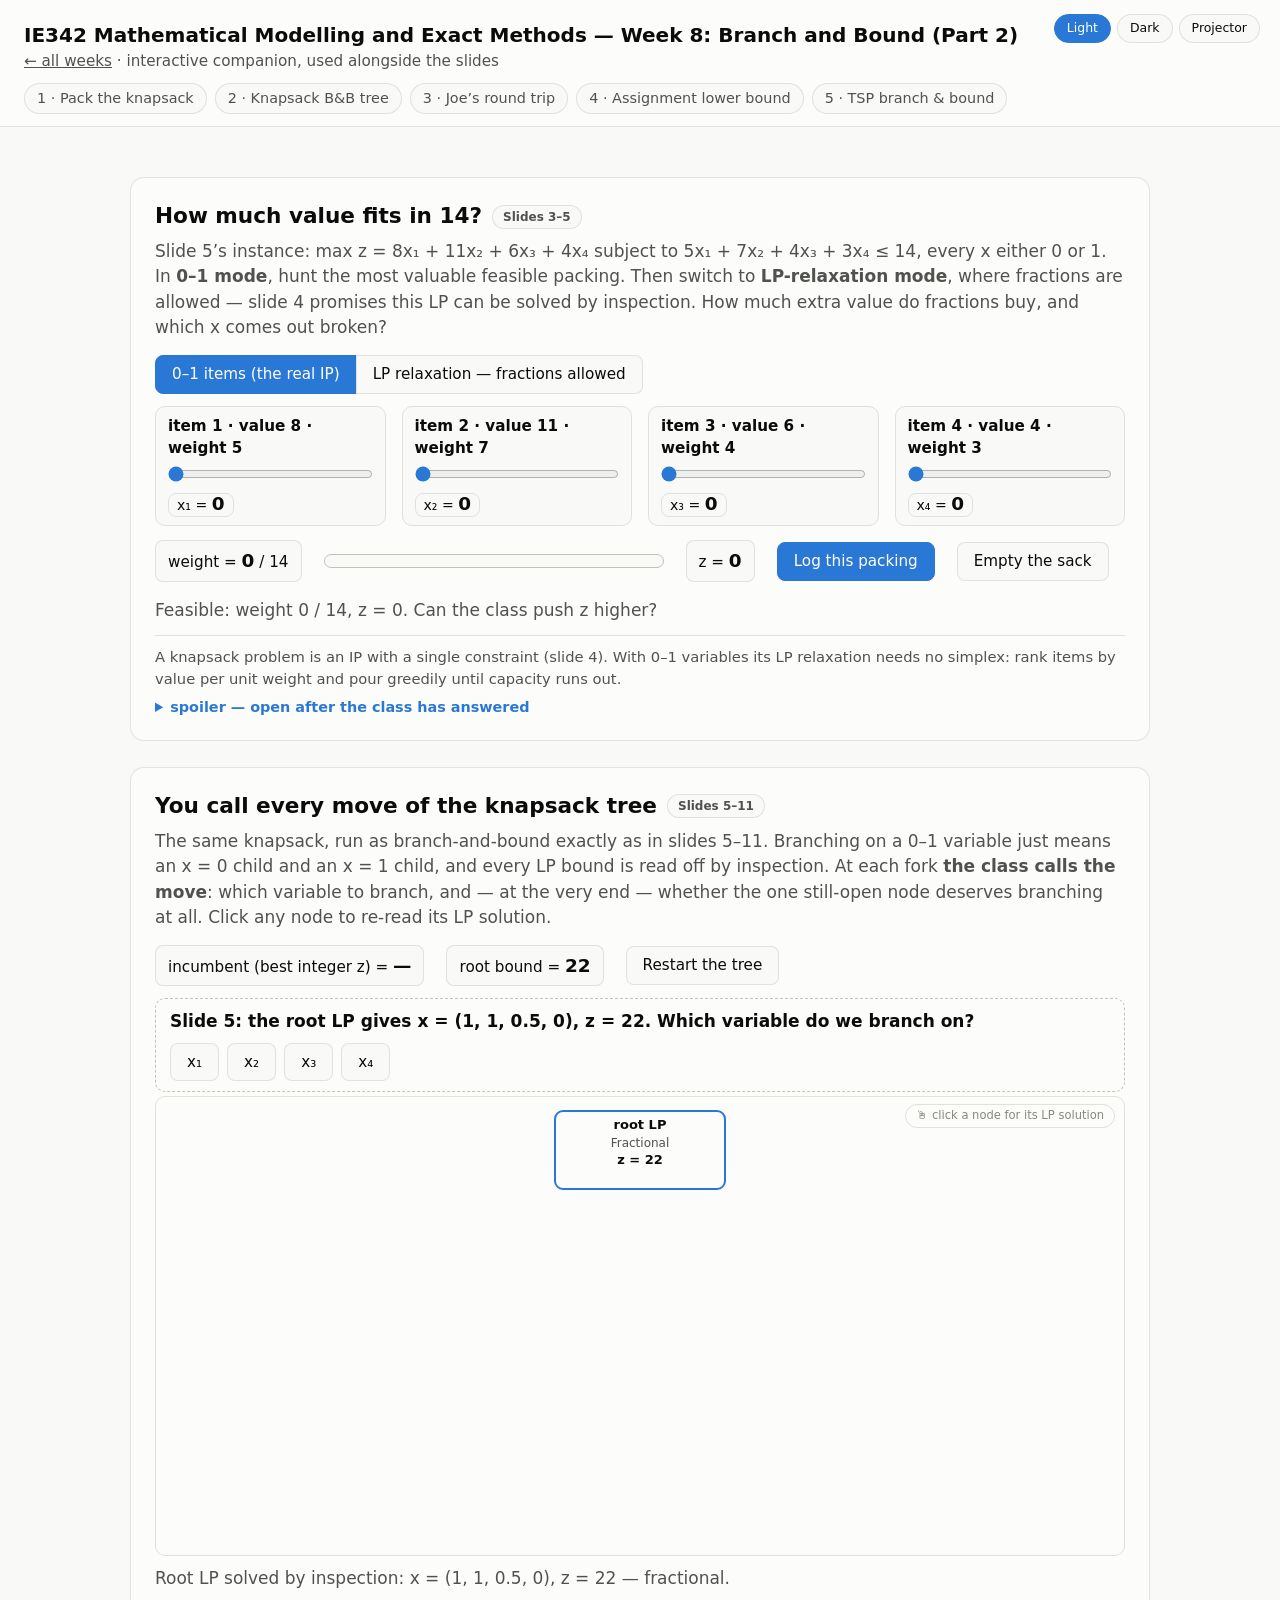
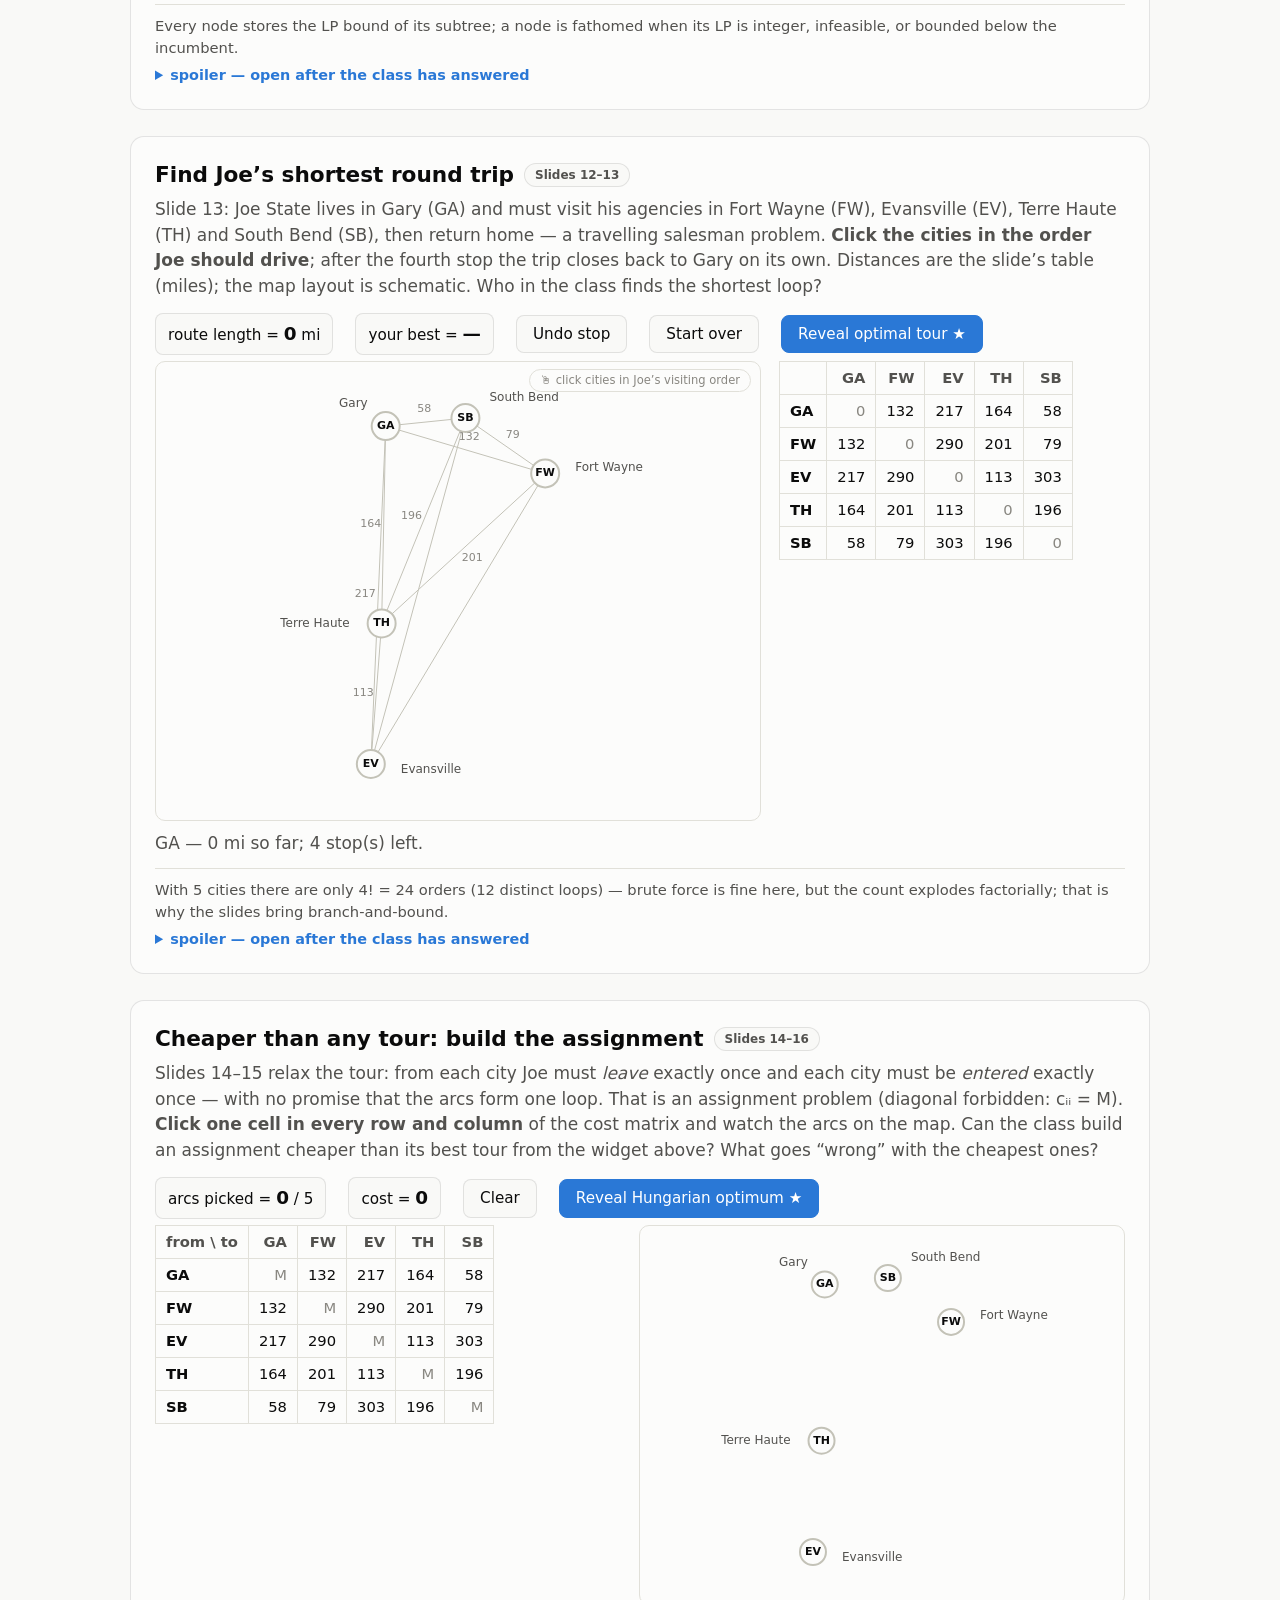
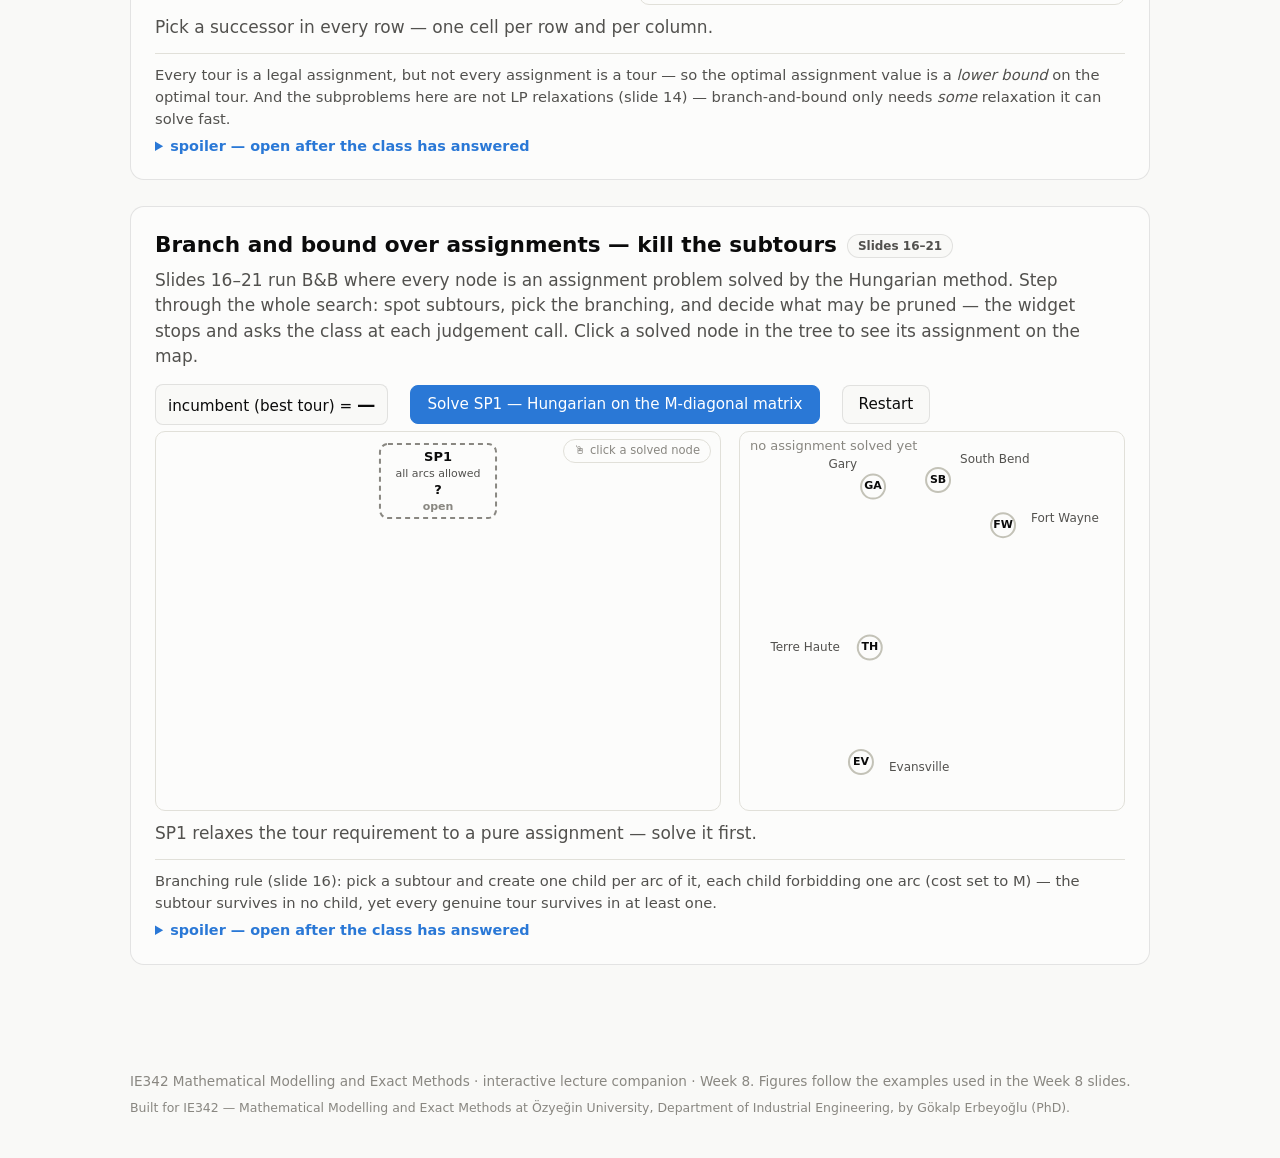
<file: week08.html>
<!DOCTYPE html>
<html lang="en">
<head>
<meta charset="UTF-8">
<meta name="viewport" content="width=device-width, initial-scale=1.0">
<title>IE342 · Week 8 — Branch and Bound (Part 2) (Interactive)</title>
<link rel="stylesheet" href="assets/style.css">
<script src="assets/theme.js"></script>
<style>
  /* item cards for the knapsack packer */
  .items {
    display: grid;
    grid-template-columns: repeat(auto-fit, minmax(200px, 1fr));
    gap: 10px 16px;
    margin: 12px 0 4px;
  }
  .item {
    border: 1px solid var(--grid);
    border-radius: 10px;
    padding: 8px 12px;
    background: var(--page);
  }
  .item .nm { font-weight: 600; font-size: 0.95rem; }
  .item input[type="range"] { width: 100%; margin: 6px 0 4px; }
  .item .readout { font-size: 0.88rem; padding: 3px 8px; }

  /* capacity bar */
  .capbar {
    flex: 1 1 200px;
    min-width: 150px;
    max-width: 340px;
    height: 14px;
    border: 1px solid var(--axis);
    border-radius: 999px;
    background: var(--page);
    overflow: hidden;
  }
  .capbar .fill { height: 100%; background: var(--s1); transition: width 0.15s; }
  .capbar .fill.over { background: var(--critical); }

  /* distance / assignment matrices */
  table.dmat {
    border-collapse: collapse;
    font-variant-numeric: tabular-nums;
    font-size: 0.92rem;
  }
  table.dmat th, table.dmat td {
    border: 1px solid var(--grid);
    padding: 5px 10px;
    text-align: right;
    min-width: 44px;
  }
  table.dmat th { color: var(--ink-2); }
  table.dmat td:first-child, table.dmat th:first-child { text-align: left; font-weight: 600; }
  table.dmat td.mm { color: var(--muted); }
  table.dmat td.pick { cursor: pointer; }
  table.dmat td.pick:hover { border-color: var(--axis); }
  table.dmat td.sel { background: var(--region-fill); font-weight: 700; }
  table.dmat td.opt { outline: 2px solid var(--s2); outline-offset: -2px; }

  /* in-widget quiz blocks */
  .qbox {
    display: flex;
    flex-direction: column;
    gap: 8px;
    border: 1px dashed var(--axis);
    border-radius: 10px;
    padding: 10px 14px;
    margin: 12px 0 4px;
  }
  .qbox .qprompt { font-weight: 600; }
  .qbox .qbtns { display: flex; flex-wrap: wrap; gap: 8px; }
</style>
</head>
<body>

<header class="site">
  <h1>IE342 Mathematical Modelling and Exact Methods — Week 8: Branch and Bound (Part 2)</h1>
  <div class="sub"><a href="index.html" style="color:inherit">← all weeks</a> · interactive companion, used alongside the slides</div>
  <div class="theme-switch" id="theme-switch"></div>
  <nav class="widgets">
    <a href="#knap-pack">1 · Pack the knapsack</a>
    <a href="#knap-bb">2 · Knapsack B&amp;B tree</a>
    <a href="#tsp-tour">3 · Joe’s round trip</a>
    <a href="#asg-build">4 · Assignment lower bound</a>
    <a href="#tsp-bb">5 · TSP branch &amp; bound</a>
  </nav>
</header>

<main>

<!-- ================= WIDGET 1 : PACK THE KNAPSACK ================= -->
<section class="widget" id="knap-pack">
  <h2>How much value fits in 14? <span class="chip">Slides 3–5</span></h2>
  <p class="howto">
    Slide 5’s instance: max z = 8x₁ + 11x₂ + 6x₃ + 4x₄ subject to 5x₁ + 7x₂ + 4x₃ + 3x₄ ≤ 14,
    every x either 0 or 1. In <b>0–1 mode</b>, hunt the most valuable feasible packing.
    Then switch to <b>LP-relaxation mode</b>, where fractions are allowed — slide 4 promises this LP
    can be solved by inspection. How much extra value do fractions buy, and which x comes out broken?
  </p>
  <div class="controls">
    <span class="segwrap">
      <button class="seg active" id="kp-mint">0–1 items (the real IP)</button>
      <button class="seg" id="kp-mlp">LP relaxation — fractions allowed</button>
    </span>
  </div>
  <div class="items">
    <div class="item"><div class="nm">item 1 · value 8 · weight 5</div>
      <input type="range" id="kp-s0" min="0" max="1" step="1" value="0">
      <span class="readout">x₁ = <b id="kp-x0">0</b></span></div>
    <div class="item"><div class="nm">item 2 · value 11 · weight 7</div>
      <input type="range" id="kp-s1" min="0" max="1" step="1" value="0">
      <span class="readout">x₂ = <b id="kp-x1">0</b></span></div>
    <div class="item"><div class="nm">item 3 · value 6 · weight 4</div>
      <input type="range" id="kp-s2" min="0" max="1" step="1" value="0">
      <span class="readout">x₃ = <b id="kp-x2">0</b></span></div>
    <div class="item"><div class="nm">item 4 · value 4 · weight 3</div>
      <input type="range" id="kp-s3" min="0" max="1" step="1" value="0">
      <span class="readout">x₄ = <b id="kp-x3">0</b></span></div>
  </div>
  <div class="controls">
    <span class="readout">weight = <b id="kp-w">0</b> / 14</span>
    <div class="capbar"><div class="fill" id="kp-bar" style="width:0%"></div></div>
    <span class="readout">z = <b id="kp-z">0</b></span>
    <button id="kp-log" class="primary">Log this packing</button>
    <button id="kp-clear">Empty the sack</button>
  </div>
  <div style="overflow-x:auto"><table class="attempts" id="kp-tab" style="display:none">
    <thead><tr><th>#</th><th>mode</th><th>x = (x₁, x₂, x₃, x₄)</th><th>weight</th><th>z</th></tr></thead>
    <tbody></tbody>
  </table></div>
  <p class="status info" id="kp-status">Sack is empty — weight 0 / 14, z = 0. Slide items in and out.</p>
  <div class="note">
    A knapsack problem is an IP with a single constraint (slide 4). With 0–1 variables its LP relaxation
    needs no simplex: rank items by value per unit weight and pour greedily until capacity runs out.
    <details class="spoiler"><summary>spoiler — open after the class has answered</summary>
      Ratios: 8/5 = 1.6 &gt; 11/7 ≈ 1.57 &gt; 6/4 = 1.5 &gt; 4/3 ≈ 1.33. Pouring in that order fills
      items 1 and 2 whole and dies half-way through item 3: LP optimum x = (1, 1, 0.5, 0) with
      z<sub>LP</sub> = 22 (slide 5) — so we branch on x₃. The best 0–1 packing is items 2, 3, 4 with
      z = 21; the branch-and-bound tree below proves no packing beats it.
    </details>
  </div>
</section>

<!-- ================= WIDGET 2 : KNAPSACK B&B TREE ================= -->
<section class="widget" id="knap-bb">
  <h2>You call every move of the knapsack tree <span class="chip">Slides 5–11</span></h2>
  <p class="howto">
    The same knapsack, run as branch-and-bound exactly as in slides 5–11. Branching on a 0–1 variable
    just means an x = 0 child and an x = 1 child, and every LP bound is read off by inspection.
    At each fork <b>the class calls the move</b>: which variable to branch, and — at the very end —
    whether the one still-open node deserves branching at all. Click any node to re-read its LP solution.
  </p>
  <div class="controls">
    <span class="readout">incumbent (best integer z) = <b id="kb-inc">—</b></span>
    <span class="readout">root bound = <b>22</b></span>
    <button id="kb-reset">Restart the tree</button>
  </div>
  <div class="qbox" id="kb-q"></div>
  <canvas class="viz" id="c-kb"></canvas>
  <p class="status info" id="kb-status">Root LP solved by inspection: x = (1, 1, 0.5, 0), z = 22 — fractional.</p>
  <div class="note">
    Every node stores the LP bound of its subtree; a node is fathomed when its LP is integer, infeasible,
    or bounded below the incumbent.
    <details class="spoiler"><summary>spoiler — open after the class has answered</summary>
      Optimal: z = 21 at x = (0, 1, 1, 1). Slide 11’s question — must we branch the x₃ = 0 node
      (bound 21.65)? No: all objective coefficients are integers, so the best integer value under it is at
      most ⌊21.65⌋ = 21, which cannot beat the incumbent 21. Fathomed by bound, subtree never built.
    </details>
  </div>
</section>

<!-- ================= WIDGET 3 : JOE'S ROUND TRIP ================= -->
<section class="widget" id="tsp-tour">
  <h2>Find Joe’s shortest round trip <span class="chip">Slides 12–13</span></h2>
  <p class="howto">
    Slide 13: Joe State lives in Gary (GA) and must visit his agencies in Fort Wayne (FW),
    Evansville (EV), Terre Haute (TH) and South Bend (SB), then return home — a travelling salesman
    problem. <b>Click the cities in the order Joe should drive</b>; after the fourth stop the trip closes
    back to Gary on its own. Distances are the slide’s table (miles); the map layout is schematic.
    Who in the class finds the shortest loop?
  </p>
  <div class="controls">
    <span class="readout">route length = <b id="tt-len">0</b> mi</span>
    <span class="readout">your best = <b id="tt-best">—</b></span>
    <button id="tt-undo">Undo stop</button>
    <button id="tt-clear">Start over</button>
    <button id="tt-reveal" class="primary">Reveal optimal tour ★</button>
  </div>
  <div style="display:flex;flex-wrap:wrap;gap:18px;align-items:flex-start">
    <div style="flex:1 1 520px;min-width:320px">
      <canvas class="viz" id="c-tt"></canvas>
    </div>
    <div style="flex:1 1 260px;min-width:240px">
      <div style="overflow-x:auto"><table class="dmat" id="tt-dmat"></table></div>
      <div style="overflow-x:auto"><table class="attempts" id="tt-tab" style="display:none">
        <thead><tr><th>#</th><th>route</th><th>miles</th></tr></thead><tbody></tbody>
      </table></div>
    </div>
  </div>
  <p class="status info" id="tt-status">Joe starts in Gary — click his first stop.</p>
  <div class="note">
    With 5 cities there are only 4! = 24 orders (12 distinct loops) — brute force is fine here, but the
    count explodes factorially; that is why the slides bring branch-and-bound.
    <details class="spoiler"><summary>spoiler — open after the class has answered</summary>
      Optimal loop: GA → SB → FW → TH → EV → GA (or the same loop backwards) with 668 miles —
      exactly the candidate that subproblem 4 produces on slide 18 and that slide 21 declares optimal.
    </details>
  </div>
</section>

<!-- ================= WIDGET 4 : ASSIGNMENT LOWER BOUND ================= -->
<section class="widget" id="asg-build">
  <h2>Cheaper than any tour: build the assignment <span class="chip">Slides 14–16</span></h2>
  <p class="howto">
    Slides 14–15 relax the tour: from each city Joe must <em>leave</em> exactly once and each city must be
    <em>entered</em> exactly once — with no promise that the arcs form one loop. That is an assignment
    problem (diagonal forbidden: cᵢᵢ = M). <b>Click one cell in every row and column</b> of the cost
    matrix and watch the arcs on the map. Can the class build an assignment cheaper than its best tour
    from the widget above? What goes “wrong” with the cheapest ones?
  </p>
  <div class="controls">
    <span class="readout">arcs picked = <b id="ab-n">0</b> / 5</span>
    <span class="readout">cost = <b id="ab-cost">0</b></span>
    <button id="ab-clear">Clear</button>
    <button id="ab-reveal" class="primary">Reveal Hungarian optimum ★</button>
  </div>
  <div style="display:flex;flex-wrap:wrap;gap:18px;align-items:flex-start">
    <div style="flex:1 1 320px;min-width:280px;overflow-x:auto"><table class="dmat" id="ab-mat"></table></div>
    <canvas class="viz short" id="c-ab" style="flex:1 1 340px;min-width:280px"></canvas>
  </div>
  <p class="status info" id="ab-status">Pick a successor in every row — one cell per row and per column.</p>
  <div class="note">
    Every tour is a legal assignment, but not every assignment is a tour — so the optimal assignment value
    is a <em>lower bound</em> on the optimal tour. And the subproblems here are not LP relaxations
    (slide 14) — branch-and-bound only needs <em>some</em> relaxation it can solve fast.
    <details class="spoiler"><summary>spoiler — open after the class has answered</summary>
      Hungarian optimum (slide 16): x₁₅ = x₅₂ = x₂₁ = 1 and x₃₄ = x₄₃ = 1, cost 495 — two subtours,
      GA → SB → FW → GA and EV → TH → EV, so 495 ≤ 668 is a bound, not a route. Slide 16 branches to
      destroy EV ↔ TH: subproblem 2 forbids EV → TH (c₃₄ = M), subproblem 3 forbids TH → EV (c₄₃ = M).
    </details>
  </div>
</section>

<!-- ================= WIDGET 5 : TSP BRANCH & BOUND ================= -->
<section class="widget" id="tsp-bb">
  <h2>Branch and bound over assignments — kill the subtours <span class="chip">Slides 16–21</span></h2>
  <p class="howto">
    Slides 16–21 run B&amp;B where every node is an assignment problem solved by the Hungarian method.
    Step through the whole search: spot subtours, pick the branching, and decide what may be pruned —
    the widget stops and asks the class at each judgement call. Click a solved node in the tree to see
    its assignment on the map.
  </p>
  <div class="controls">
    <span class="readout">incumbent (best tour) = <b id="tb-inc">—</b></span>
    <button id="tb-next" class="primary">Solve SP1 — Hungarian on the M-diagonal matrix</button>
    <button id="tb-reset">Restart</button>
  </div>
  <div class="qbox" id="tb-q" style="display:none"></div>
  <div style="display:flex;flex-wrap:wrap;gap:18px;align-items:flex-start">
    <div style="flex:1 1 480px;min-width:320px"><canvas class="viz short" id="c-tb" style="width:100%"></canvas></div>
    <canvas class="viz short" id="c-tbm" style="flex:1 1 300px;min-width:260px"></canvas>
  </div>
  <p class="status info" id="tb-status">SP1 relaxes the tour requirement to a pure assignment — solve it first.</p>
  <div class="note">
    Branching rule (slide 16): pick a subtour and create one child per arc of it, each child forbidding
    one arc (cost set to M) — the subtour survives in no child, yet every genuine tour survives in at
    least one.
    <details class="spoiler"><summary>spoiler — open after the class has answered</summary>
      Search ends as on slide 21: SP4’s single-loop solution GA → SB → FW → TH → EV → GA with z = 668 is
      optimal. SP5 is a 704 tour (eliminated), and SP6 / SP7 — the children of SP3 (bound 652) — cannot
      produce anything below 668, so both are pruned.
    </details>
  </div>
</section>

</main>

<footer class="site">
  IE342 Mathematical Modelling and Exact Methods · interactive lecture companion · Week 8.
  Figures follow the examples used in the Week 8 slides.
  <div class="credit">Built for IE342 — Mathematical Modelling and Exact Methods at Özyeğin University, Department of Industrial Engineering, by Gökalp Erbeyoğlu (PhD).</div>
</footer>

<script src="assets/viz.js"></script>
<script>
const el = id => document.getElementById(id);
const fmt = (v, d = 2) => Number(v).toFixed(d);
const pxfont = (s, b) => {
  const k = parseFloat(VIZ.cssv('--viz-font-scale')) || 1;
  return (b ? '600 ' : '') + Math.round(s * k) + 'px system-ui, sans-serif';
};

/* ---------- shared TSP data (slide 13) ----------
   City indices follow the slides: 1 GA, 2 FW, 3 EV, 4 TH, 5 SB (0-based here). */
const CITY = ['GA', 'FW', 'EV', 'TH', 'SB'];
const CITY_FULL = ['Gary', 'Fort Wayne', 'Evansville', 'Terre Haute', 'South Bend'];
const DIST = [
  [0, 132, 217, 164, 58],
  [132, 0, 290, 201, 79],
  [217, 290, 0, 113, 303],
  [164, 201, 113, 0, 196],
  [58, 79, 303, 196, 0],
];
/* Schematic map positions (miles-ish, from rough Indiana geography — layout only;
   all lengths shown anywhere come from the slide table above). */
const CPOS = [[34, 282], [152, 247], [23, 32], [31, 136], [93, 288]];
/* label offsets so names never sit on an arc */
const CLBL = [[-4, -22, 'right'], [16, -6, 'left'], [16, 6, 'left'], [-18, 0, 'right'], [10, -20, 'left']];

function cityMap(canvas, pad) {
  const { ctx, w, h } = VIZ.setup(canvas);
  const xs = CPOS.map(p => p[0]), ys = CPOS.map(p => p[1]);
  const x0 = Math.min(...xs), x1 = Math.max(...xs), y0 = Math.min(...ys), y1 = Math.max(...ys);
  const s = Math.min((w - 2 * pad) / (x1 - x0), (h - 2 * pad) / (y1 - y0));
  const ox = (w - s * (x1 - x0)) / 2, oy = (h - s * (y1 - y0)) / 2;
  const P = CPOS.map(([x, y]) => [ox + s * (x - x0), h - oy - s * (y - y0)]);
  return { ctx, w, h, P };
}

function arrow(ctx, a, b, color, width, r, curved) {
  const dx = b[0] - a[0], dy = b[1] - a[1], L = Math.hypot(dx, dy);
  if (L < 1) return;
  const ux = dx / L, uy = dy / L;
  // bend to the left of the travel direction so opposite arcs never overlap
  const bend = curved ? Math.min(16, L * 0.12) : 0;
  const x1 = a[0] + ux * r, y1 = a[1] + uy * r;
  const x2 = b[0] - ux * r, y2 = b[1] - uy * r;
  const cx = (x1 + x2) / 2 - uy * bend, cy = (y1 + y2) / 2 + ux * bend;
  ctx.save();
  ctx.strokeStyle = color; ctx.fillStyle = color; ctx.lineWidth = width;
  ctx.beginPath(); ctx.moveTo(x1, y1); ctx.quadraticCurveTo(cx, cy, x2, y2); ctx.stroke();
  const tx = x2 - cx, ty = y2 - cy, TL = Math.hypot(tx, ty) || 1;
  const vx = tx / TL, vy = ty / TL;
  const s = 4 + 1.6 * width;
  ctx.beginPath();
  ctx.moveTo(x2, y2);
  ctx.lineTo(x2 - vx * s - vy * s * 0.55, y2 - vy * s + vx * s * 0.55);
  ctx.lineTo(x2 - vx * s + vy * s * 0.55, y2 - vy * s - vx * s * 0.55);
  ctx.closePath(); ctx.fill();
  ctx.restore();
}

function drawCityNodes(m, t, r) {
  m.ctx.save();
  CITY.forEach((nm, i) => {
    const [px, py] = m.P[i];
    m.ctx.beginPath(); m.ctx.arc(px, py, r, 0, 2 * Math.PI);
    m.ctx.fillStyle = t.surface; m.ctx.fill();
    m.ctx.lineWidth = 2; m.ctx.strokeStyle = t.axis; m.ctx.stroke();
    m.ctx.fillStyle = t.ink; m.ctx.font = pxfont(11, true);
    m.ctx.textAlign = 'center'; m.ctx.textBaseline = 'middle';
    m.ctx.fillText(nm, px, py);
    const [dx, dy, al] = CLBL[i];
    m.ctx.fillStyle = t.ink2; m.ctx.font = pxfont(12);
    m.ctx.textAlign = al; m.ctx.textBaseline = 'middle';
    m.ctx.fillText(CITY_FULL[i], px + dx + (al === 'left' ? r : -r), py + dy);
  });
  m.ctx.restore();
}

/* find cycles of a complete successor permutation */
function permCycles(succ) {
  const seen = Array(5).fill(false), out = [];
  for (let s = 0; s < 5; s++) {
    if (seen[s]) continue;
    const c = []; let cur = s;
    while (!seen[cur]) { seen[cur] = true; c.push(cur); cur = succ[cur]; }
    out.push(c);
  }
  return out;
}
const cycleStr = c => c.map(i => CITY[i]).join(' → ') + ' → ' + CITY[c[0]];

/* one multiple-choice question inside a widget */
function askQuiz(box, statusEl, q, onCorrect) {
  box.style.display = 'flex';
  box.innerHTML = '<span class="qprompt">' + q.prompt + '</span>';
  const wrap = document.createElement('span');
  wrap.className = 'qbtns';
  q.opts.forEach(o => {
    const b = document.createElement('button');
    b.textContent = o.t;
    b.addEventListener('click', () => {
      if (o.ok) {
        statusEl.className = 'status ok';
        statusEl.textContent = '✓ ' + o.msg;
        box.style.display = 'none';
        box.innerHTML = '';
        onCorrect();
      } else {
        statusEl.className = 'status bad';
        statusEl.textContent = '✗ ' + o.hint;
      }
    });
    wrap.appendChild(b);
  });
  box.appendChild(wrap);
}

function roundBox(ctx, x, y, w, h, r) {
  if (ctx.roundRect) { ctx.beginPath(); ctx.roundRect(x, y, w, h, r); }
  else { ctx.beginPath(); ctx.rect(x, y, w, h); }
}

/* ============================================================
   WIDGET 1 — pack the knapsack (slides 3-5)
   max 8x1+11x2+6x3+4x4, 5x1+7x2+4x3+3x4 <= 14, x in {0,1}.
   IP optimum 21 at (0,1,1,1); LP relaxation 22 at (1,1,0.5,0).
   ============================================================ */
(() => {
  const ITEMS = [{ v: 8, w: 5 }, { v: 11, w: 7 }, { v: 6, w: 4 }, { v: 4, w: 3 }];
  const CAP = 14;
  let mode = 'int'; // 'int' | 'lp'
  let attempts = 0;
  let bestInt = null;

  const sliders = [0, 1, 2, 3].map(i => el('kp-s' + i));
  const xs = () => sliders.map(s => +s.value);
  const weight = x => x.reduce((a, xi, i) => a + ITEMS[i].w * xi, 0);
  const value = x => x.reduce((a, xi, i) => a + ITEMS[i].v * xi, 0);

  function refresh() {
    const x = xs();
    const w = weight(x), z = value(x);
    x.forEach((xi, i) => el('kp-x' + i).textContent = mode === 'int' ? String(xi) : fmt(xi, 2));
    el('kp-w').textContent = mode === 'int' ? String(w) : fmt(w, 2);
    el('kp-z').textContent = mode === 'int' ? String(z) : fmt(z, 2);
    const bar = el('kp-bar');
    bar.style.width = Math.min(100, w / CAP * 100) + '%';
    bar.classList.toggle('over', w > CAP + 1e-9);
    const st = el('kp-status');
    if (w > CAP + 1e-9) {
      st.className = 'status bad';
      st.textContent = 'Over capacity: weight ' + (mode === 'int' ? String(w) : fmt(w, 2)) + ' > 14 — this packing is infeasible.';
    } else if (mode === 'int' && z === 21) {
      st.className = 'status ok';
      st.textContent = 'z = 21 with weight ' + w + ' — that is the best 0–1 packing there is (the tree below proves it).';
    } else if (mode === 'lp' && z > 21.99) {
      st.className = 'status ok';
      st.textContent = 'z = 22 — the LP-relaxation optimum of slide 5, with x₃ broken at 0.5.';
    } else {
      const num = v => mode === 'int' ? String(v) : fmt(v, 2);
      st.className = 'status info';
      st.textContent = 'Feasible: weight ' + num(w) + ' / 14, z = ' + num(z) +
        (mode === 'int' ? '. Can the class push z higher?' : '. Fractions allowed — push z above the best integer packing.');
    }
  }

  function setMode(m) {
    mode = m;
    el('kp-mint').classList.toggle('active', m === 'int');
    el('kp-mlp').classList.toggle('active', m === 'lp');
    sliders.forEach(s => {
      s.step = m === 'int' ? '1' : '0.05';
      if (m === 'int') s.value = String(Math.round(+s.value));
    });
    refresh();
  }

  el('kp-mint').addEventListener('click', () => setMode('int'));
  el('kp-mlp').addEventListener('click', () => setMode('lp'));
  sliders.forEach(s => s.addEventListener('input', refresh));
  el('kp-clear').addEventListener('click', () => { sliders.forEach(s => s.value = '0'); refresh(); });

  el('kp-log').addEventListener('click', () => {
    const x = xs();
    const w = weight(x), z = value(x);
    const feas = w <= CAP + 1e-9;
    attempts++;
    if (feas && mode === 'int' && (bestInt === null || z > bestInt)) bestInt = z;
    const tab = el('kp-tab');
    tab.style.display = '';
    const tr = document.createElement('tr');
    if (!feas) tr.className = 'infeasible';
    tr.innerHTML = '<td>' + attempts + '</td><td>' + (mode === 'int' ? '0–1' : 'LP') + '</td><td>(' +
      x.map(v => mode === 'int' ? v : fmt(v, 2)).join(', ') + ')</td><td>' + fmt(w, 2) + '</td><td>' +
      fmt(z, 2) + (feas ? '' : ' — infeasible') + '</td>';
    tab.querySelector('tbody').appendChild(tr);
    // re-mark the best feasible 0-1 row
    let bi = -1, bz = -1;
    [...tab.querySelectorAll('tbody tr')].forEach((row, i) => {
      if (row.className === 'infeasible') return;
      const cells = row.children;
      if (cells[1].textContent !== '0–1') return;
      const zv = parseFloat(cells[4].textContent);
      if (zv > bz) { bz = zv; bi = i; }
    });
    [...tab.querySelectorAll('tbody tr')].forEach((row, i) => {
      if (row.className !== 'infeasible') row.className = i === bi ? 'best' : '';
    });
  });

  // classroom hook: current 0-1 attempt value (null when infeasible or in LP mode)
  window.KP_SCORE = () => {
    if (mode !== 'int') return null;
    const x = xs();
    return weight(x) <= CAP ? value(x) : null;
  };

  refresh();
})();

/* ============================================================
   WIDGET 2 — knapsack B&B tree stepper (slides 5-11)
   Node bounds exactly as printed on the slides:
   22 / 21.65 / 21.85 / 18 / 21.8 / 21 / infeasible.
   ============================================================ */
(() => {
  const canvas = el('c-kb');
  VIZ.hint(canvas, '🖱 click a node for its LP solution');

  // lv = tree level, fx = horizontal position (fraction of plot width)
  const NODES = [
    { id: 0, par: null, lv: 0, fx: 0.50, lbl: 'root LP', kind: 'frac', z: '22', at: 0,
      desc: 'Root LP by inspection: x = (1, 1, 0.5, 0), z = 22 — x₃ fractional (slide 5).' },
    { id: 1, par: 0, lv: 1, fx: 0.24, lbl: 'x₃ = 0', kind: 'frac', z: '21.65', at: 1,
      desc: 'SP1 (x₃ = 0): x = (1, 1, 0, 0.667), z = 21.65 — x₄ fractional (slide 6).' },
    { id: 2, par: 0, lv: 1, fx: 0.64, lbl: 'x₃ = 1', kind: 'frac', z: '21.85', at: 1,
      desc: 'SP2 (x₃ = 1): x = (1, 0.714, 1, 0), z = 21.85 — x₂ fractional (slide 6).' },
    { id: 3, par: 2, lv: 2, fx: 0.44, lbl: 'x₂ = 0', kind: 'int', z: '18', at: 2,
      desc: 'SP3 (x₃ = 1, x₂ = 0): x = (1, 0, 1, 1), z = 18 — INTEGER, a candidate (slide 8).' },
    { id: 4, par: 2, lv: 2, fx: 0.84, lbl: 'x₂ = 1', kind: 'frac', z: '21.8', at: 2,
      desc: 'SP4 (x₃ = 1, x₂ = 1): x = (0.6, 1, 1, 0), z = 21.8 — x₁ fractional (slide 8).' },
    { id: 5, par: 4, lv: 3, fx: 0.56, lbl: 'x₁ = 0', kind: 'int', z: '21', at: 3,
      desc: 'SP5 (x₃ = 1, x₂ = 1, x₁ = 0): x = (0, 1, 1, 1), z = 21 — INTEGER, new incumbent (slide 10).' },
    { id: 6, par: 4, lv: 3, fx: 0.87, lbl: 'x₁ = 1', kind: 'inf', z: null, at: 3,
      desc: 'SP6 (x₃ = 1, x₂ = 1, x₁ = 1): weights 5 + 7 + 4 = 16 > 14 — INFEASIBLE (slide 10).' },
  ];

  const QUIZ = [
    { prompt: 'Slide 5: the root LP gives x = (1, 1, 0.5, 0), z = 22. Which variable do we branch on?',
      opts: [
        { t: 'x₁', hint: 'x₁* = 1 — already integer at the LP optimum; fixing it to 0 or 1 would not cut off the fractional point.' },
        { t: 'x₂', hint: 'x₂* = 1 — already integer at the LP optimum. Branch the variable the LP actually breaks.' },
        { t: 'x₃', ok: true, msg: 'x₃* = 0.5 — branch x₃. Children: x₃ = 0 gives z = 21.65 (x₄ = 0.667 fractional); x₃ = 1 gives z = 21.85 (x₂ = 0.714 fractional) — slide 6.' },
        { t: 'x₄', hint: 'x₄* = 0 — already integer at the LP optimum. Branch the fractional one.' },
      ] },
    { prompt: 'Both children are fractional. The slides dive into x₃ = 1 (the better bound, 21.85). Branch it on which variable?',
      opts: [
        { t: 'x₁', hint: 'At that node’s LP optimum x₁* = 1 — integer already. Which variable came out at 0.714?' },
        { t: 'x₂', ok: true, msg: 'x₂* = 0.714 — branch x₂ (slide 6). x₂ = 0: x = (1, 0, 1, 1), z = 18 — all integer, first candidate! x₂ = 1: z = 21.8 with x₁* = 0.6 (slide 8).' },
        { t: 'x₄', hint: 'x₄* = 0 at that node — integer already. Which variable came out at 0.714?' },
      ] },
    { prompt: 'The x₂ = 1 node is fractional at x₁* = 0.6 (z = 21.8). Branch on which variable?',
      opts: [
        { t: 'x₁', ok: true, msg: 'x₁ = 0: x = (0, 1, 1, 1), z = 21 — INTEGER, beats 18: new incumbent 21. x₁ = 1: weights 5 + 7 + 4 = 16 > 14 — INFEASIBLE (slide 10). Both children fathomed.' },
        { t: 'x₄', hint: 'x₄* = 0 at that node — integer already. Fix the variable that actually broke: x₁* = 0.6.' },
      ] },
    { prompt: 'Slide 11: one node is still open — x₃ = 0 with bound 21.65 (slide 6 even named x₄ to branch on). Branch it, or prune it?',
      opts: [
        { t: 'Branch on x₄', hint: 'Look at the bound first: every cⱼ is an integer, so the best integer z under this node is at most ⌊21.65⌋ = 21 — it cannot BEAT the incumbent 21. Branching is wasted work.' },
        { t: 'Prune it', ok: true, msg: 'Integer objective data ⇒ best below is ⌊21.65⌋ = 21, no better than the incumbent 21. Fathomed without branching — and the search ends: optimal z = 21 at x = (0, 1, 1, 1).' },
      ] },
  ];

  let step = 0; // quiz index answered so far; 4 = done

  function incumbent() { return step >= 3 ? '21' : (step >= 2 ? '18' : '—'); }

  function draw() {
    const p = VIZ.plot(canvas, { x0: 0, x1: 1, y0: 0, y1: 1, padL: 6, padR: 6, padT: 6, padB: 6 });
    const t = VIZ.theme();
    const { ctx } = p;
    const bw = Math.min(170, (p.w - 30) / 3.4);
    const bh = 78;
    const top = 14;
    const sp = (p.h - top - bh - 26) / 3;
    const pos = n => [n.fx * (p.w - bw - 12) + 6, top + n.lv * sp];

    // edges
    NODES.forEach(n => {
      if (n.par === null || n.at > step) return;
      const [cx, cy] = pos(n);
      const par = NODES[n.par];
      const [px, py] = pos(par);
      arrow(ctx, [px + bw / 2, py + bh], [cx + bw / 2, cy], t.axis, 1.5, 2);
    });

    // boxes
    NODES.forEach(n => {
      if (n.at > step) { n.box = null; return; }
      const [x, y] = pos(n);
      n.box = [x, y, bw, bh];
      const pruned = n.id === 1 && step >= 4;
      const optimal = n.id === 5 && step >= 4;
      const col = n.kind === 'inf' || pruned ? t.bad : (n.kind === 'int' ? t.s2 : t.s1);
      roundBox(ctx, x, y, bw, bh, 8);
      ctx.fillStyle = t.surface; ctx.fill();
      ctx.lineWidth = 2; ctx.strokeStyle = col; ctx.stroke();
      ctx.fillStyle = t.ink; ctx.font = pxfont(13, true);
      ctx.textAlign = 'center'; ctx.textBaseline = 'middle';
      ctx.fillText(n.lbl, x + bw / 2, y + 15);
      ctx.font = pxfont(12); ctx.fillStyle = t.ink2;
      ctx.fillText(n.kind === 'inf' ? 'Infeasible' : (n.kind === 'int' ? 'Integer' : 'Fractional'), x + bw / 2, y + 33);
      ctx.font = pxfont(13, true); ctx.fillStyle = t.ink;
      ctx.fillText(n.z === null ? '—' : 'z = ' + n.z, x + bw / 2, y + 50);
      let tag = '';
      if (optimal) tag = 'OPTIMAL ★';
      else if (pruned) tag = 'PRUNED — bound ≤ 21';
      else if (n.kind === 'int') tag = 'INTEGER — candidate';
      else if (n.kind === 'inf') tag = 'INFEASIBLE';
      else if (n.id === 1 && step < 4) tag = 'open';
      if (tag) {
        ctx.font = pxfont(11, true);
        ctx.fillStyle = optimal ? t.s2 : (pruned || n.kind === 'inf' ? t.bad : (n.kind === 'int' ? t.s2 : t.muted));
        ctx.fillText(tag, x + bw / 2, y + 66);
      }
    });

    el('kb-inc').textContent = incumbent();
  }

  function ask() {
    if (step < 4) {
      askQuiz(el('kb-q'), el('kb-status'), QUIZ[step], () => { step++; draw(); ask(); });
    } else {
      el('kb-q').style.display = 'none';
    }
  }

  canvas.addEventListener('pointerdown', ev => {
    const { px, py } = VIZ.pointer(canvas, ev);
    const hit = NODES.find(n => n.box && px >= n.box[0] && px <= n.box[0] + n.box[2] && py >= n.box[1] && py <= n.box[1] + n.box[3]);
    if (hit) {
      const st = el('kb-status');
      st.className = 'status info';
      st.textContent = hit.desc;
    }
  });

  el('kb-reset').addEventListener('click', () => {
    step = 0;
    el('kb-status').className = 'status info';
    el('kb-status').textContent = 'Root LP solved by inspection: x = (1, 1, 0.5, 0), z = 22 — fractional.';
    draw(); ask();
  });

  ask();
  VIZ.register(canvas, draw);
})();

/* ============================================================
   WIDGET 3 — Joe's round trip (slides 12-13)
   Distances from the slide table; optimum 668 (SP4 on slide 18).
   ============================================================ */
(() => {
  const canvas = el('c-tt');
  VIZ.hint(canvas, '🖱 click cities in Joe’s visiting order');
  const OPT = [0, 4, 1, 3, 2]; // GA SB FW TH EV (back to GA) = 668
  let seq = [0];
  let best = null;
  let revealed = false;
  let attempts = 0;
  let lastMap = null;

  const complete = () => seq.length === 5;
  const routeLen = s => {
    let L = 0;
    for (let i = 0; i + 1 < s.length; i++) L += DIST[s[i]][s[i + 1]];
    if (s.length === 5) L += DIST[s[4]][s[0]];
    return L;
  };
  const routeStr = s => s.map(i => CITY[i]).join(' → ') + (s.length === 5 ? ' → GA' : '');

  function draw() {
    const m = cityMap(canvas, 56);
    lastMap = m;
    const t = VIZ.theme();
    const { ctx } = m;

    // all pair edges, muted, with mileage labels
    ctx.save();
    ctx.strokeStyle = t.axis; ctx.lineWidth = 1;
    for (let i = 0; i < 5; i++) for (let j = i + 1; j < 5; j++) {
      ctx.beginPath(); ctx.moveTo(m.P[i][0], m.P[i][1]); ctx.lineTo(m.P[j][0], m.P[j][1]); ctx.stroke();
    }
    ctx.font = pxfont(11); ctx.fillStyle = t.muted;
    ctx.textAlign = 'center'; ctx.textBaseline = 'middle';
    // Centroid so each label can be pushed OUTWARD, away from the crowded middle.
    const gx = m.P.reduce((a, p) => a + p[0], 0) / 5;
    const gy = m.P.reduce((a, p) => a + p[1], 0) / 5;
    // The two longest crossing diagonals (EV-SB 303, FW-EV 290) run straight
    // through the centre and pile their labels onto TH; both are off the optimal
    // tour and their mileages are read directly from the matrix below, so we
    // leave those two edges unlabelled to let the central cluster breathe.
    const SKIP_LBL = new Set(['2-4', '1-2']);
    for (let i = 0; i < 5; i++) for (let j = i + 1; j < 5; j++) {
      if (SKIP_LBL.has(i + '-' + j)) continue;
      const mx = (m.P[i][0] + m.P[j][0]) / 2, my = (m.P[i][1] + m.P[j][1]) / 2;
      const dx = m.P[j][0] - m.P[i][0], dy = m.P[j][1] - m.P[i][1];
      const L = Math.hypot(dx, dy) || 1;
      let nx = -dy / L, ny = dx / L;                       // unit perpendicular
      if ((mx - gx) * nx + (my - gy) * ny < 0) { nx = -nx; ny = -ny; } // outward
      ctx.fillText(String(DIST[i][j]), mx + nx * 13, my + ny * 13);
    }
    ctx.restore();

    // optimal tour underlay
    if (revealed) {
      ctx.save(); ctx.globalAlpha = 0.5;
      for (let k = 0; k < 5; k++) {
        arrow(ctx, m.P[OPT[k]], m.P[OPT[(k + 1) % 5]], t.s2, 7, 15, true);
      }
      ctx.restore();
    }

    // student route
    for (let i = 0; i + 1 < seq.length; i++) arrow(ctx, m.P[seq[i]], m.P[seq[i + 1]], t.s5, 3, 15, true);
    if (complete()) arrow(ctx, m.P[seq[4]], m.P[seq[0]], t.s5, 3, 15, true);

    drawCityNodes(m, t, 14);

    // mark visited order
    ctx.save();
    ctx.font = pxfont(10, true); ctx.textAlign = 'center'; ctx.textBaseline = 'middle';
    seq.forEach((c, k) => {
      if (k === 0) return;
      const [px, py] = m.P[c];
      ctx.beginPath(); ctx.arc(px + 13, py - 13, 8, 0, 2 * Math.PI);
      ctx.fillStyle = t.s5; ctx.fill();
      ctx.fillStyle = t.surface;
      ctx.fillText(String(k), px + 13, py - 13);
    });
    ctx.restore();

    if (revealed) {
      ctx.save();
      ctx.font = pxfont(13, true); ctx.fillStyle = t.s2; ctx.textAlign = 'left'; ctx.textBaseline = 'top';
      ctx.fillText('optimal: GA → SB → FW → TH → EV → GA = 668 mi', 10, 8);
      ctx.restore();
    }

    const L = routeLen(seq);
    el('tt-len').textContent = String(L);
    el('tt-best').textContent = best === null ? '—' : String(best);
    const st = el('tt-status');
    if (complete()) {
      if (L === 668) { st.className = 'status ok'; st.textContent = 'Complete loop: ' + routeStr(seq) + ' = 668 mi — nobody can do better!'; }
      else { st.className = 'status info'; st.textContent = 'Complete loop: ' + routeStr(seq) + ' = ' + L + ' mi. Try another order — or is this already the best?'; }
    } else {
      st.className = 'status info';
      st.textContent = routeStr(seq) + ' — ' + L + ' mi so far; ' + (5 - seq.length) + ' stop(s) left.';
    }
  }

  function logAttempt(L) {
    attempts++;
    const tab = el('tt-tab');
    tab.style.display = '';
    const tr = document.createElement('tr');
    tr.innerHTML = '<td>' + attempts + '</td><td>' + routeStr(seq) + '</td><td>' + L + '</td>';
    tab.querySelector('tbody').appendChild(tr);
    let bi = -1, bv = Infinity;
    [...tab.querySelectorAll('tbody tr')].forEach((row, i) => {
      const v = parseFloat(row.children[2].textContent);
      if (v < bv) { bv = v; bi = i; }
    });
    [...tab.querySelectorAll('tbody tr')].forEach((row, i) => row.className = i === bi ? 'best' : '');
  }

  canvas.addEventListener('pointerdown', ev => {
    if (!lastMap) return;
    const { px, py } = VIZ.pointer(canvas, ev);
    let hit = -1;
    lastMap.P.forEach(([x, y], i) => { if (Math.hypot(px - x, py - y) < 24) hit = i; });
    if (hit < 0) return;
    const st = el('tt-status');
    if (complete()) { st.className = 'status info'; st.textContent = 'Loop already closed — Start over (or Undo) to try a new order.'; return; }
    if (seq.includes(hit)) { st.className = 'status bad'; st.textContent = CITY_FULL[hit] + ' is already on the route.'; return; }
    seq.push(hit);
    if (complete()) {
      const L = routeLen(seq);
      if (best === null || L < best) best = L;
      logAttempt(L);
    }
    draw();
  });

  el('tt-undo').addEventListener('click', () => { if (seq.length > 1) { seq.pop(); draw(); } });
  el('tt-clear').addEventListener('click', () => { seq = [0]; draw(); });
  el('tt-reveal').addEventListener('click', () => {
    revealed = !revealed;
    el('tt-reveal').textContent = revealed ? 'Hide optimal tour' : 'Reveal optimal tour ★';
    draw();
  });

  // distance matrix table (slide 13)
  (() => {
    let html = '<thead><tr><th></th>' + CITY.map(c => '<th>' + c + '</th>').join('') + '</tr></thead><tbody>';
    for (let i = 0; i < 5; i++) {
      html += '<tr><td>' + CITY[i] + '</td>' + CITY.map((_, j) =>
        i === j ? '<td class="mm">0</td>' : '<td>' + DIST[i][j] + '</td>').join('') + '</tr>';
    }
    el('tt-dmat').innerHTML = html + '</tbody>';
  })();

  window.TOUR_SCORE = () => complete() ? routeLen(seq) : null;

  VIZ.register(canvas, draw);
})();

/* ============================================================
   WIDGET 4 — build the assignment relaxation (slides 14-16)
   Hungarian optimum 495 with subtours GA→SB→FW→GA, EV→TH→EV.
   ============================================================ */
(() => {
  const canvas = el('c-ab');
  const OPTSUCC = [4, 0, 3, 2, 1]; // x15, x21, x34, x43, x52 (slide 16), cost 495
  let succ = [-1, -1, -1, -1, -1];
  let revealed = false;

  const picked = () => succ.filter(v => v >= 0).length;
  const cost = () => succ.reduce((a, j, i) => a + (j >= 0 ? DIST[i][j] : 0), 0);

  function renderTable() {
    let html = '<thead><tr><th>from \\ to</th>' + CITY.map(c => '<th>' + c + '</th>').join('') + '</tr></thead><tbody>';
    for (let i = 0; i < 5; i++) {
      html += '<tr><td>' + CITY[i] + '</td>';
      for (let j = 0; j < 5; j++) {
        if (i === j) { html += '<td class="mm">M</td>'; continue; }
        const cls = ['pick'];
        if (succ[i] === j) cls.push('sel');
        if (revealed && OPTSUCC[i] === j) cls.push('opt');
        html += '<td class="' + cls.join(' ') + '" data-i="' + i + '" data-j="' + j + '">' + DIST[i][j] + '</td>';
      }
      html += '</tr>';
    }
    el('ab-mat').innerHTML = html + '</tbody>';
    el('ab-mat').querySelectorAll('td.pick').forEach(td => {
      td.addEventListener('click', () => {
        const i = +td.dataset.i, j = +td.dataset.j;
        if (succ[i] === j) succ[i] = -1;               // unpick
        else {
          succ.forEach((v, k) => { if (v === j) succ[k] = -1; }); // column uniqueness
          succ[i] = j;
        }
        update();
      });
    });
  }

  function draw() {
    const m = cityMap(canvas, 52);
    const t = VIZ.theme();
    const { ctx } = m;
    if (revealed) {
      ctx.save(); ctx.globalAlpha = 0.5;
      OPTSUCC.forEach((j, i) => arrow(ctx, m.P[i], m.P[j], t.s2, 6, 14, true));
      ctx.restore();
    }
    succ.forEach((j, i) => { if (j >= 0) arrow(ctx, m.P[i], m.P[j], t.s5, 3, 14, true); });
    drawCityNodes(m, t, 13);
    if (revealed) {
      ctx.save();
      ctx.font = pxfont(13, true); ctx.fillStyle = t.s2; ctx.textAlign = 'left'; ctx.textBaseline = 'top';
      ctx.fillText('Hungarian optimum: 495 (two subtours)', 10, 8);
      ctx.restore();
    }
  }

  function update() {
    renderTable();
    draw();
    el('ab-n').textContent = String(picked());
    el('ab-cost').textContent = String(cost());
    const st = el('ab-status');
    if (picked() < 5) {
      st.className = 'status info';
      st.textContent = picked() === 0
        ? 'Pick a successor in every row — one cell per row and per column.'
        : 'Cost so far ' + cost() + ' — ' + (5 - picked()) + ' row(s) still unassigned.';
      return;
    }
    const cyc = permCycles(succ);
    const c = cost();
    if (c === 495) {
      st.className = 'status ok';
      st.textContent = 'Cost 495 — the Hungarian optimum of slide 16! But it splits into ' +
        cyc.map(cycleStr).join('  and  ') + ' — subtours, so Joe cannot drive it.';
    } else if (cyc.length === 1) {
      st.className = 'status info';
      st.textContent = 'A complete assignment of cost ' + c + ' — and it is a single loop, i.e. a real tour. Every tour is an assignment… but the cheapest assignments are usually not tours. Go cheaper!';
    } else {
      st.className = 'status info';
      st.textContent = 'A complete assignment of cost ' + c + ' — but it breaks into ' +
        cyc.map(cycleStr).join('  and  ') + '. Legal for the assignment problem, illegal for Joe.';
    }
  }

  el('ab-clear').addEventListener('click', () => { succ = [-1, -1, -1, -1, -1]; update(); });
  el('ab-reveal').addEventListener('click', () => {
    revealed = !revealed;
    el('ab-reveal').textContent = revealed ? 'Hide Hungarian optimum' : 'Reveal Hungarian optimum ★';
    update();
  });

  update();
  VIZ.register(canvas, draw);
})();

/* ============================================================
   WIDGET 5 — TSP branch & bound over assignments (slides 16-21)
   SP1 495 → {SP2 652, SP3 652}; SP2 → {SP4 668 tour, SP5 704 tour};
   SP3 → {SP6, SP7} both unable to beat 668 (slide 21). Optimum: SP4.
   ============================================================ */
(() => {
  const tree = el('c-tb');
  const map = el('c-tbm');
  VIZ.hint(tree, '🖱 click a solved node');

  const N = {
    SP1: { lbl: 'SP1', sub: 'all arcs allowed', par: null, lv: 0, fx: 0.50, succ: [4, 0, 3, 2, 1], z: 495,
      desc: 'SP1 = 495: GA → SB → FW → GA and EV → TH → EV — two subtours (slide 16).' },
    SP2: { lbl: 'SP2', sub: '+ x₃₄ = 0', par: 'SP1', lv: 1, fx: 0.28, succ: [3, 4, 0, 2, 1], z: 652,
      desc: 'SP2 = 652: GA → TH → EV → GA and FW → SB → FW — subtours again (slide 17).' },
    SP3: { lbl: 'SP3', sub: '+ x₄₃ = 0', par: 'SP1', lv: 1, fx: 0.72, succ: [2, 4, 3, 0, 1], z: 652,
      desc: 'SP3 = 652: GA → EV → TH → GA and FW → SB → FW — subtours (slide 20).' },
    SP4: { lbl: 'SP4', sub: '+ x₂₅ = 0', par: 'SP2', lv: 2, fx: 0.10, succ: [4, 3, 0, 2, 1], z: 668,
      desc: 'SP4 = 668: GA → SB → FW → TH → EV → GA — one single loop: a TOUR (slide 18).' },
    SP5: { lbl: 'SP5', sub: '+ x₅₂ = 0', par: 'SP2', lv: 2, fx: 0.375, succ: [3, 4, 1, 2, 0], z: 704,
      desc: 'SP5 = 704: GA → TH → EV → FW → SB → GA — a tour, but 704 ≥ 668 (slide 19).' },
    SP6: { lbl: 'SP6', sub: '+ x₂₅ = 0', par: 'SP3', lv: 2, fx: 0.635, succ: null, z: null,
      desc: 'SP6: cannot yield a tour below 668 — pruned (slide 21).' },
    SP7: { lbl: 'SP7', sub: '+ x₅₂ = 0', par: 'SP3', lv: 2, fx: 0.90, succ: null, z: null,
      desc: 'SP7: cannot yield a tour below 668 — pruned (slide 21).' },
  };
  Object.values(N).forEach(n => { n.state = 'hidden'; n.tag = ''; });

  let sel = null;      // selected node key for the map
  let incumbent = null;
  let idx = 0;

  const st = el('tb-status');
  const btn = el('tb-next');
  const setStatus = (cls, txt) => { st.className = 'status ' + cls; st.textContent = txt; };

  const Q1 = {
    prompt: 'SP1’s cheapest assignment costs 495: GA → SB → FW → GA plus EV → TH → EV. Is that a route Joe can drive?',
    opts: [
      { t: 'Yes — every city is left once and entered once', hint: 'That is what an assignment guarantees — but Joe needs ONE closed trip. This solution is two separate loops; he never crosses from one to the other.' },
      { t: 'No — it splits into two subtours', ok: true, msg: 'Two subtours — infeasible for the TSP. But every tour IS a legal assignment, so 495 is a valid LOWER bound: no tour can cost less (slide 16).' },
    ] };
  const Q2 = {
    prompt: 'Branch so the subtour EV ↔ TH cannot survive. How do the slides do it?',
    opts: [
      { t: 'One child forbidding both EV→TH and TH→EV', hint: 'Too much at once: a tour that uses exactly ONE of the two arcs would be lost — and the eventual optimum drives TH → EV!' },
      { t: 'SP2 forbids EV→TH (c₃₄ = M); SP3 forbids TH→EV (c₄₃ = M)', ok: true, msg: 'Slide 16’s branching: the subtour survives in neither child, yet every genuine tour survives in at least one of them.' },
      { t: 'Reward the pair: set c₃₄ = 0', hint: 'Branching must EXCLUDE the subtour from the children, not make it cheaper — costs of 0 would only entrench it.' },
    ] };
  const Q3 = {
    prompt: 'SP3 solves to 652 — but we already hold a 668 tour from SP4. Prune SP3, or branch it?',
    opts: [
      { t: 'Prune it — 652 loses to 668', hint: 'Directions! This is a MIN problem and 652 is a LOWER bound: a tour under SP3 could cost anything down to 652 — possibly BETTER than 668. Prune only when bound ≥ incumbent.' },
      { t: 'Branch it — a tour under SP3 might still beat 668', ok: true, msg: 'Slide 20: 652 < 668 leaves room. Branch on the FW ↔ SB subtour: SP6 forbids FW→SB (c₂₅ = M), SP7 forbids SB→FW (c₅₂ = M).' },
    ] };

  const FLOW = [
    { type: 'btn', label: 'Solve SP1 — Hungarian on the M-diagonal matrix', run() {
        N.SP1.state = 'solved'; sel = 'SP1';
        setStatus('info', 'SP1 = 495, but the arcs split into GA → SB → FW → GA and EV → TH → EV. Look at the map — can Joe use this?');
      } },
    { type: 'quiz', q: Q1 },
    { type: 'quiz', q: Q2, after() { N.SP2.state = 'open'; N.SP3.state = 'open'; } },
    { type: 'btn', label: 'Solve SP2 (the slides pick it arbitrarily)', run() {
        N.SP2.state = 'solved'; sel = 'SP2';
        N.SP4.state = 'open'; N.SP5.state = 'open';
        setStatus('info', 'SP2 = 652 — subtours again: GA → TH → EV → GA and FW ↔ SB. Slide 17 branches on FW ↔ SB: SP4 forbids FW→SB (c₂₅ = M), SP5 forbids SB→FW (c₅₂ = M).');
      } },
    { type: 'btn', label: 'Solve SP4 (depth first)', run() {
        N.SP4.state = 'solved'; N.SP4.tag = 'TOUR — candidate'; sel = 'SP4'; incumbent = 668;
        setStatus('ok', 'SP4 = 668 and it is one single loop: GA → SB → FW → TH → EV → GA — a candidate solution! From now on any node that cannot beat 668 is eliminated (slide 18).');
      } },
    { type: 'btn', label: 'Solve SP5 (depth first continues)', run() {
        N.SP5.state = 'solved'; N.SP5.tag = 'tour — eliminated'; sel = 'SP5';
        setStatus('info', 'SP5 = 704 — also a tour, but 704 ≥ 668: eliminated (slide 19). One node left open: SP3.');
      } },
    { type: 'btn', label: 'Back up the tree: solve SP3', run() {
        N.SP3.state = 'solved'; sel = 'SP3';
        setStatus('info', 'SP3 = 652 with subtours GA → EV → TH → GA and FW ↔ SB (slide 20). Now the class decides…');
      } },
    { type: 'quiz', q: Q3, after() { N.SP6.state = 'open'; N.SP7.state = 'open'; } },
    { type: 'btn', label: 'Solve SP6 and SP7', run() {
        N.SP6.state = 'pruned'; N.SP7.state = 'pruned';
        N.SP4.tag = 'OPTIMAL ★';
        setStatus('ok', 'Slide 21: neither SP6 nor SP7 can produce a tour cheaper than 668 — both pruned. SP4 is optimal: z = 668, GA → SB → FW → TH → EV → GA.');
      } },
  ];

  function setup() {
    const f = FLOW[idx];
    if (!f) { btn.style.display = 'none'; return; }
    if (f.type === 'quiz') {
      btn.style.display = 'none';
      askQuiz(el('tb-q'), st, f.q, () => {
        if (f.after) f.after();
        idx++; drawAll(); setup();
      });
    } else {
      btn.style.display = '';
      btn.textContent = f.label;
    }
  }

  btn.addEventListener('click', () => {
    const f = FLOW[idx];
    if (!f || f.type !== 'btn') return;
    f.run();
    idx++; drawAll(); setup();
  });

  el('tb-reset').addEventListener('click', () => {
    Object.values(N).forEach(n => { n.state = 'hidden'; n.tag = ''; });
    N.SP1.state = 'open';
    sel = null; incumbent = null; idx = 0;
    el('tb-q').style.display = 'none'; el('tb-q').innerHTML = '';
    setStatus('info', 'SP1 relaxes the tour requirement to a pure assignment — solve it first.');
    drawAll(); setup();
  });

  function drawTree() {
    const p = VIZ.plot(tree, { x0: 0, x1: 1, y0: 0, y1: 1, padL: 6, padR: 6, padT: 6, padB: 6 });
    const t = VIZ.theme();
    const { ctx } = p;
    const bw = Math.min(140, (p.w - 30) / 4.6);
    const bh = 74;
    const top = 12;
    const sp = (p.h - top - bh - 18) / 2;
    const pos = n => [n.fx * (p.w - bw - 10) + 5, top + n.lv * sp];

    Object.values(N).forEach(n => {
      if (n.state === 'hidden' || !n.par || N[n.par].state === 'hidden') return;
      const [cx, cy] = pos(n);
      const [px, py] = pos(N[n.par]);
      arrow(ctx, [px + bw / 2, py + bh], [cx + bw / 2, cy], t.axis, 1.5, 2);
    });

    Object.entries(N).forEach(([key, n]) => {
      if (n.state === 'hidden') { n.box = null; return; }
      const [x, y] = pos(n);
      n.box = [x, y, bw, bh];
      const isTour = n.succ && permCycles(n.succ).length === 1;
      const col = n.state === 'pruned' || n.tag.includes('eliminated') ? t.bad
        : n.state === 'open' ? t.muted
        : (n.tag === 'OPTIMAL ★' ? t.s2 : (isTour ? t.s2 : t.s1));
      roundBox(ctx, x, y, bw, bh, 8);
      ctx.fillStyle = t.surface; ctx.fill();
      ctx.lineWidth = key === sel ? 3 : 2;
      ctx.strokeStyle = col;
      ctx.setLineDash(n.state === 'open' ? [5, 4] : []);
      ctx.stroke();
      ctx.setLineDash([]);
      ctx.textAlign = 'center'; ctx.textBaseline = 'middle';
      ctx.font = pxfont(13, true); ctx.fillStyle = t.ink;
      ctx.fillText(n.lbl, x + bw / 2, y + 14);
      ctx.font = pxfont(11); ctx.fillStyle = t.ink2;
      ctx.fillText(n.sub, x + bw / 2, y + 30);
      ctx.font = pxfont(13, true); ctx.fillStyle = t.ink;
      ctx.fillText(n.state === 'solved' ? 'z = ' + n.z : (n.state === 'pruned' ? 'cannot beat 668' : '?'), x + bw / 2, y + 47);
      let tag = n.tag;
      if (!tag) {
        if (n.state === 'pruned') tag = 'PRUNED';
        else if (n.state === 'solved') tag = n.succ && permCycles(n.succ).length > 1 ? 'subtours' : '';
        else if (n.state === 'open') tag = 'open';
      }
      if (tag) {
        ctx.font = pxfont(10.5, true);
        ctx.fillStyle = tag.startsWith('OPTIMAL') ? t.s2 : (tag === 'PRUNED' || tag.includes('eliminated') ? t.bad : t.muted);
        ctx.fillText(tag, x + bw / 2, y + 63);
      }
    });

    el('tb-inc').textContent = incumbent === null ? '—' : String(incumbent);
  }

  function drawMap() {
    const m = cityMap(map, 48);
    const t = VIZ.theme();
    const { ctx } = m;
    const n = sel ? N[sel] : null;
    if (n && n.succ) {
      const cyc = permCycles(n.succ);
      const cols = cyc.length === 1 ? [t.s2] : [t.s1, t.s5, t.bad];
      cyc.forEach((c, k) => {
        c.forEach(i => arrow(ctx, m.P[i], m.P[n.succ[i]], cols[k % cols.length], 3, 13, true));
      });
      ctx.save();
      ctx.font = pxfont(13, true); ctx.fillStyle = t.ink2; ctx.textAlign = 'left'; ctx.textBaseline = 'top';
      ctx.fillText(n.lbl + ' — z = ' + n.z + (cyc.length === 1 ? ' (a tour)' : ' (' + cyc.length + ' subtours)'), 10, 8);
      ctx.restore();
    } else {
      ctx.save();
      ctx.font = pxfont(13); ctx.fillStyle = t.muted; ctx.textAlign = 'left'; ctx.textBaseline = 'top';
      ctx.fillText('no assignment solved yet', 10, 8);
      ctx.restore();
    }
    drawCityNodes(m, t, 12);
  }

  function drawAll() { drawTree(); drawMap(); }

  tree.addEventListener('pointerdown', ev => {
    const { px, py } = VIZ.pointer(tree, ev);
    const hit = Object.entries(N).find(([, n]) =>
      n.box && px >= n.box[0] && px <= n.box[0] + n.box[2] && py >= n.box[1] && py <= n.box[1] + n.box[3]);
    if (!hit) return;
    const [key, n] = hit;
    if (n.state === 'solved' || n.state === 'pruned') {
      sel = key;
      setStatus('info', n.desc);
      drawAll();
    }
  });

  N.SP1.state = 'open';
  setup();
  VIZ.register(tree, drawTree);
  VIZ.register(map, drawMap);
})();
</script>
<script src="assets/classroom-config.js"></script>
<script src="assets/qrcode.js"></script>
<script src="assets/classroom.js"></script>
<script>
CLASSROOM.register('knap-pack', {
  label: 'packing value z (0–1 mode)', dir: 'max', digits: 0,
  get: () => window.KP_SCORE ? window.KP_SCORE() : null,
});
CLASSROOM.register('tsp-tour', {
  label: 'tour length (miles)', dir: 'min', digits: 0,
  get: () => window.TOUR_SCORE ? window.TOUR_SCORE() : null,
});
</script>
</body>
</html>
</file>
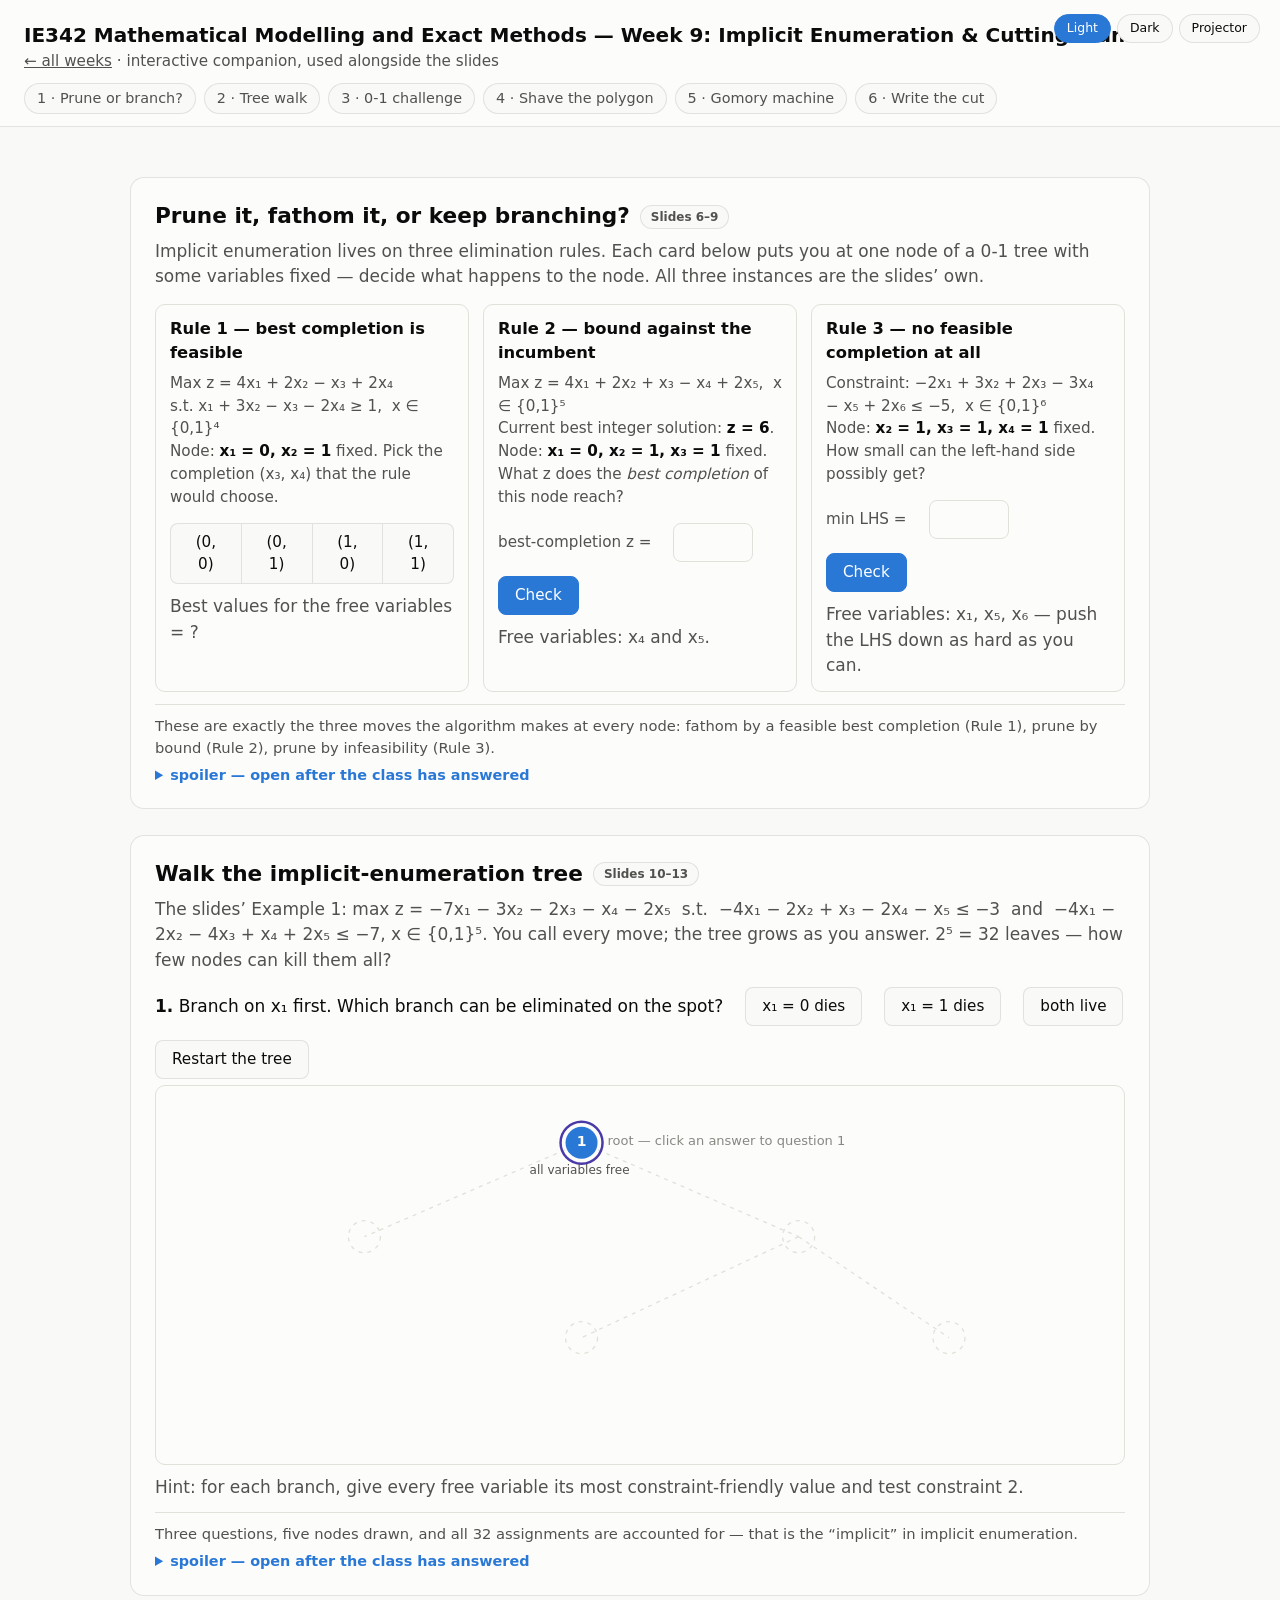
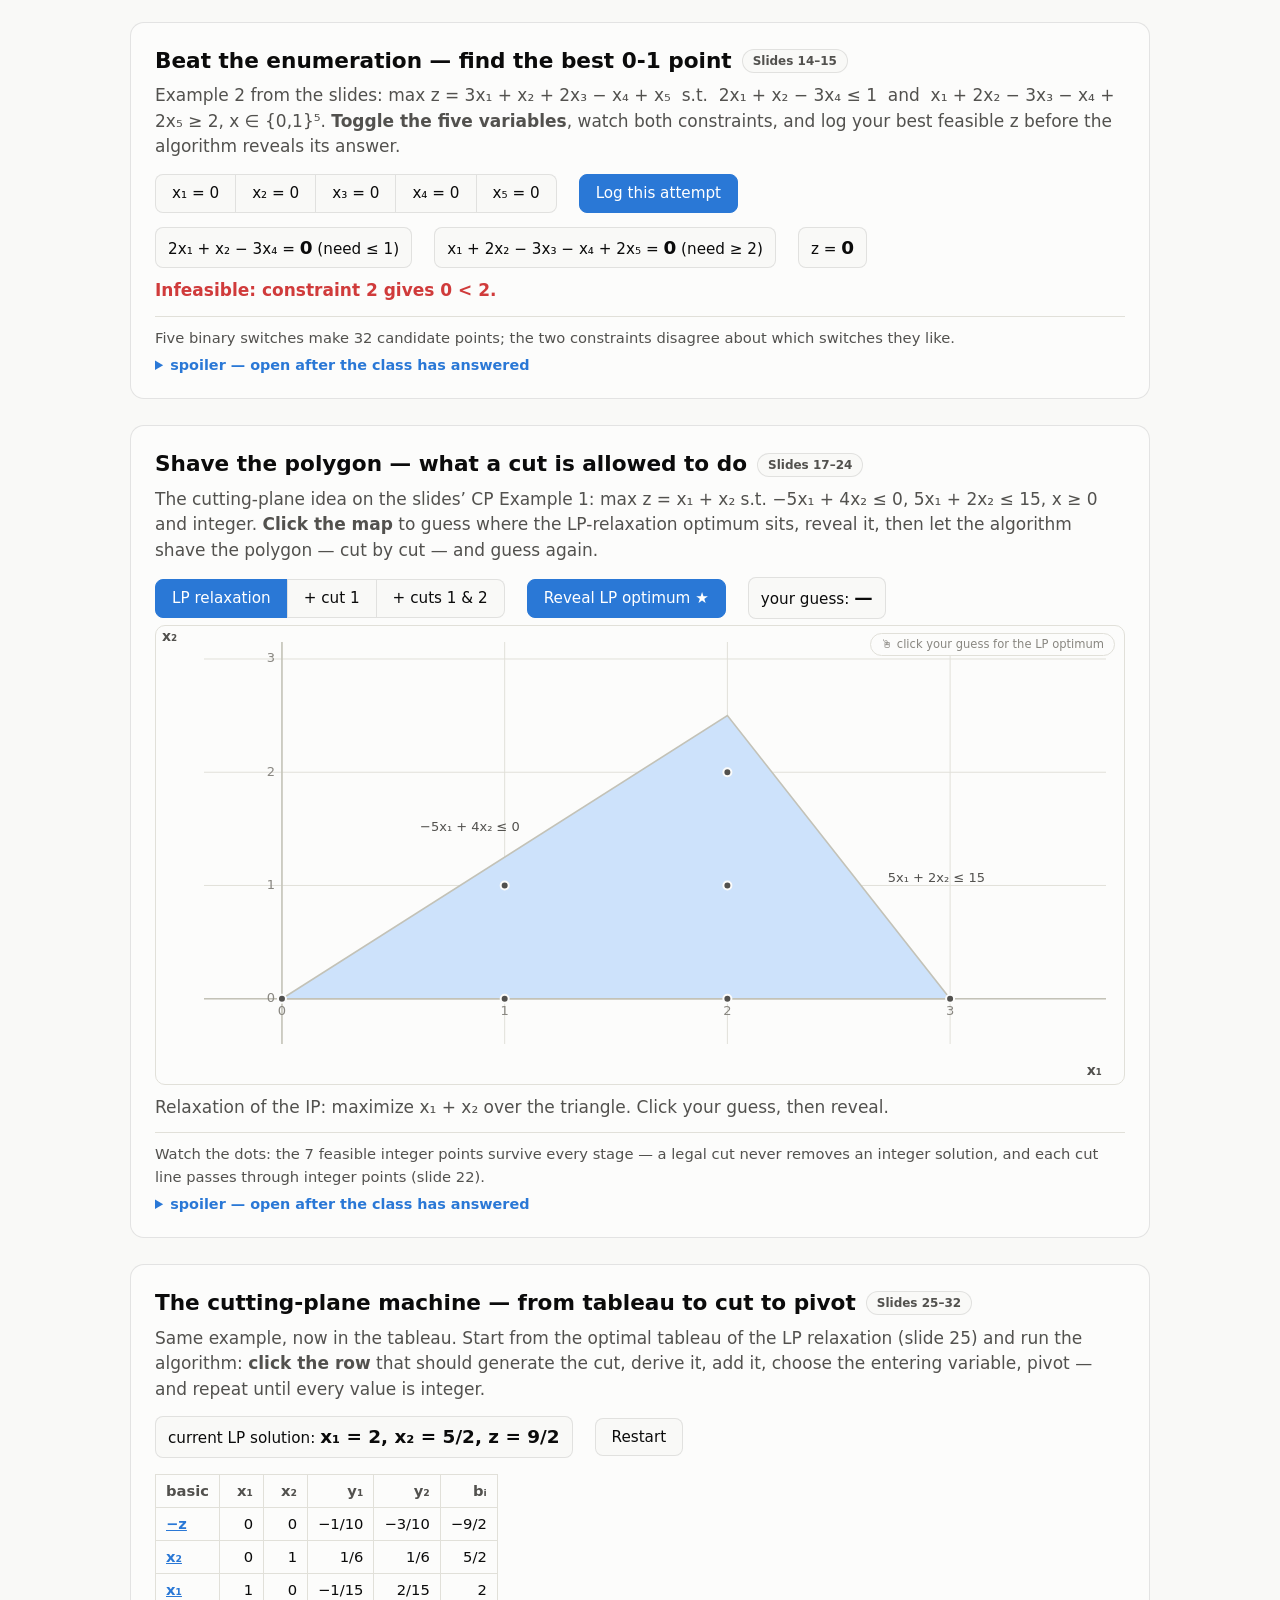
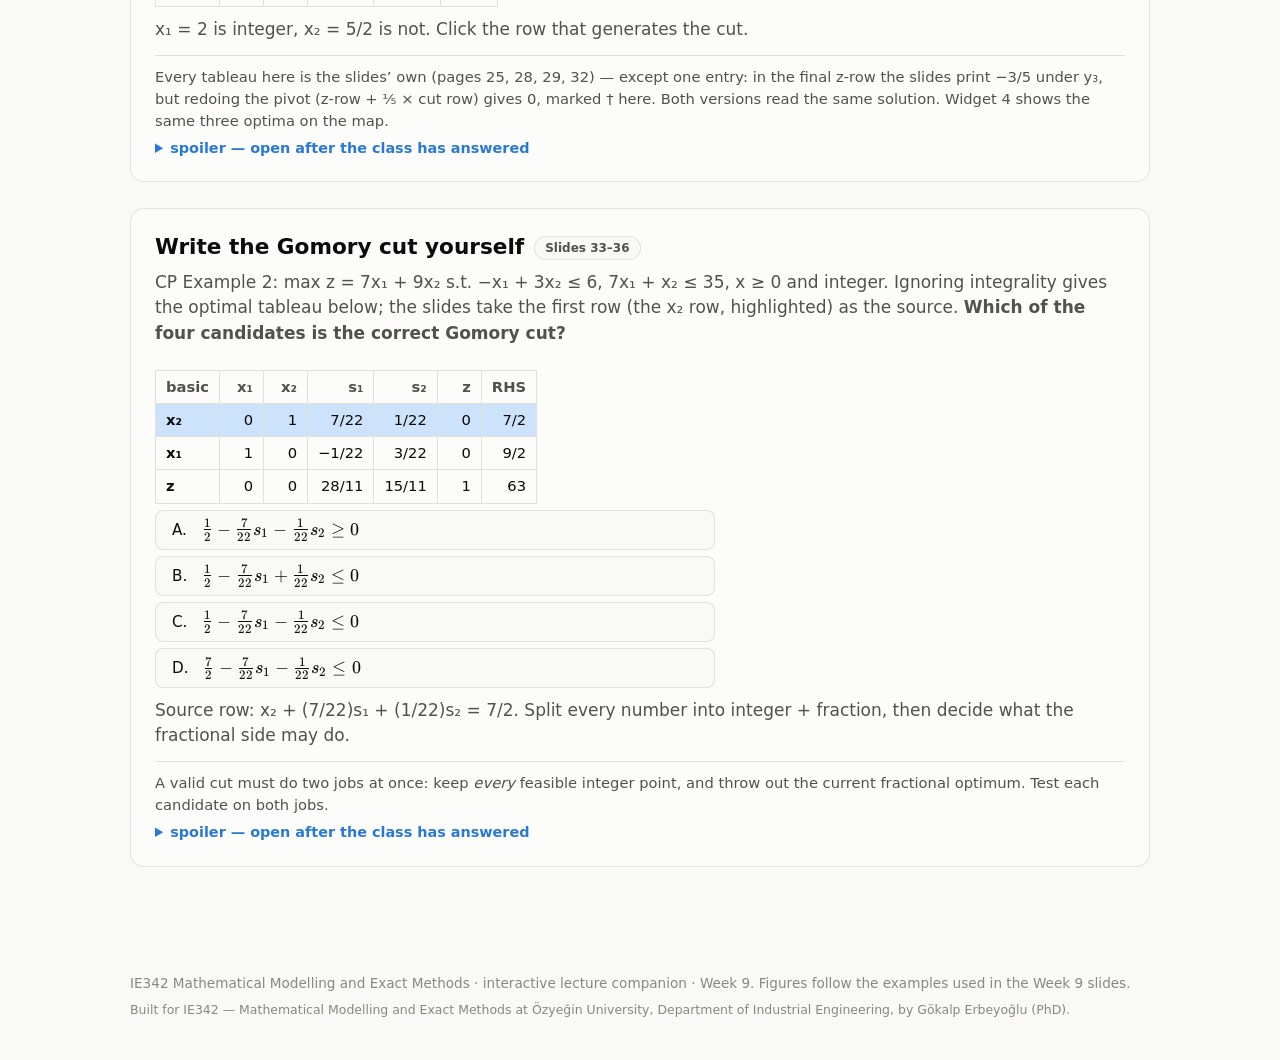
<file: week09.html>
<!DOCTYPE html>
<html lang="en">
<head>
<meta charset="UTF-8">
<meta name="viewport" content="width=device-width, initial-scale=1.0">
<title>IE342 · Week 9 — Implicit Enumeration &amp; Cutting Planes (Interactive)</title>
<link rel="stylesheet" href="assets/style.css">
<script src="assets/theme.js"></script>
<link rel="stylesheet" href="assets/katex/katex.min.css">
<script defer src="assets/katex/katex.min.js"></script>
<script defer src="assets/katex/auto-render.min.js" onload="renderMathInElement(document.body,{delimiters:[{left:'\\(',right:'\\)',display:false},{left:'\\[',right:'\\]',display:true}]})"></script>
<style>
  table.tableau {
    border-collapse: collapse;
    font-variant-numeric: tabular-nums;
    font-size: 0.92rem;
    margin-top: 10px;
  }
  table.tableau th, table.tableau td {
    border: 1px solid var(--grid);
    padding: 5px 10px;
    text-align: right;
    min-width: 44px;
  }
  table.tableau th { color: var(--ink-2); }
  table.tableau td:first-child, table.tableau th:first-child { text-align: left; font-weight: 600; }
  table.tableau tr.src td { background: var(--region-fill); }
  table.tableau tr.clickable { cursor: pointer; }
  table.tableau tr.clickable td:first-child { color: var(--s1); text-decoration: underline; }
  .tableau-wrap { overflow-x: auto; }
  .rulecard {
    flex: 1 1 300px;
    min-width: 260px;
    border: 1px solid var(--grid);
    border-radius: 10px;
    padding: 12px 14px;
  }
  .rulecard h3 { margin: 0 0 6px; font-size: 1.02rem; }
  .rulecard .prob { color: var(--ink-2); font-size: 0.95rem; margin: 4px 0 10px; }
  .rulecard .prob b { color: var(--ink); }
  .optlist button { display: block; width: 100%; text-align: left; margin: 6px 0; }
  .derive {
    border-left: 3px solid var(--s1);
    padding: 2px 14px;
    margin: 12px 0;
  }
  input.numin {
    width: 80px; font: inherit; text-align: center; padding: 6px;
    border: 1px solid var(--grid); border-radius: 8px;
    background: var(--surface); color: var(--ink);
  }
</style>
</head>
<body>

<header class="site">
  <h1>IE342 Mathematical Modelling and Exact Methods — Week 9: Implicit Enumeration &amp; Cutting Planes</h1>
  <div class="sub"><a href="index.html" style="color:inherit">← all weeks</a> · interactive companion, used alongside the slides</div>
  <div class="theme-switch" id="theme-switch"></div>
  <nav class="widgets">
    <a href="#rules">1 · Prune or branch?</a>
    <a href="#ie1tree">2 · Tree walk</a>
    <a href="#ie2game">3 · 0-1 challenge</a>
    <a href="#cutgeom">4 · Shave the polygon</a>
    <a href="#gomory1">5 · Gomory machine</a>
    <a href="#gomory2">6 · Write the cut</a>
  </nav>
</header>

<main>

<!-- ================= WIDGET 1 : THE THREE ELIMINATION RULES ================= -->
<section class="widget" id="rules">
  <h2>Prune it, fathom it, or keep branching? <span class="chip">Slides 6–9</span></h2>
  <p class="howto">
    Implicit enumeration lives on three elimination rules. Each card below puts you at one node of a
    0-1 tree with some variables fixed — decide what happens to the node. All three instances are the
    slides&rsquo; own.
  </p>
  <div style="display:flex;flex-wrap:wrap;gap:14px;align-items:stretch">
    <div class="rulecard">
      <h3>Rule 1 — best completion is feasible</h3>
      <p class="prob">
        Max z = 4x₁ + 2x₂ − x₃ + 2x₄<br>
        s.t. x₁ + 3x₂ − x₃ − 2x₄ ≥ 1, &nbsp;x ∈ {0,1}⁴<br>
        Node: <b>x₁ = 0, x₂ = 1</b> fixed. Pick the completion (x₃, x₄) that the rule would choose.
      </p>
      <div class="controls">
        <span class="segwrap">
          <button class="seg" data-r1="00">(0, 0)</button>
          <button class="seg" data-r1="01">(0, 1)</button>
          <button class="seg" data-r1="10">(1, 0)</button>
          <button class="seg" data-r1="11">(1, 1)</button>
        </span>
      </div>
      <p class="status info" id="r1-status">Best values for the free variables = ?</p>
    </div>
    <div class="rulecard">
      <h3>Rule 2 — bound against the incumbent</h3>
      <p class="prob">
        Max z = 4x₁ + 2x₂ + x₃ − x₄ + 2x₅, &nbsp;x ∈ {0,1}⁵<br>
        Current best integer solution: <b>z = 6</b>.<br>
        Node: <b>x₁ = 0, x₂ = 1, x₃ = 1</b> fixed. What z does the <em>best completion</em> of this node reach?
      </p>
      <div class="controls">
        <label>best-completion z =</label>
        <input type="number" class="numin" id="r2-in" step="1">
        <button class="primary" id="r2-check">Check</button>
      </div>
      <p class="status info" id="r2-status">Free variables: x₄ and x₅.</p>
    </div>
    <div class="rulecard">
      <h3>Rule 3 — no feasible completion at all</h3>
      <p class="prob">
        Constraint: −2x₁ + 3x₂ + 2x₃ − 3x₄ − x₅ + 2x₆ ≤ −5, &nbsp;x ∈ {0,1}⁶<br>
        Node: <b>x₂ = 1, x₃ = 1, x₄ = 1</b> fixed. How small can the left-hand side possibly get?
      </p>
      <div class="controls">
        <label>min LHS =</label>
        <input type="number" class="numin" id="r3-in" step="1">
        <button class="primary" id="r3-check">Check</button>
      </div>
      <p class="status info" id="r3-status">Free variables: x₁, x₅, x₆ — push the LHS down as hard as you can.</p>
    </div>
  </div>
  <div class="note">
    These are exactly the three moves the algorithm makes at every node: fathom by a feasible best
    completion (Rule 1), prune by bound (Rule 2), prune by infeasibility (Rule 3).
    <details class="spoiler"><summary>spoiler — open after the class has answered</summary>
      Rule 1: the objective-best completion is x₃ = 0, x₄ = 1 → z = 4, and it satisfies the constraint
      (LHS = 1 ≥ 1), so the node is solved — no branching. Rule 2: best completion x₄ = 0, x₅ = 1 gives
      z = 2 + 1 + 2 = 5 &lt; 6, so the node dies even though we never checked feasibility. Rule 3: the most
      helpful free values (x₁ = 1, x₅ = 1, x₆ = 0) still leave LHS = −1 &gt; −5 — no completion can ever be
      feasible, prune.
    </details>
  </div>
</section>

<!-- ================= WIDGET 2 : IE EXAMPLE 1 TREE WALK ================= -->
<section class="widget" id="ie1tree">
  <h2>Walk the implicit-enumeration tree <span class="chip">Slides 10–13</span></h2>
  <p class="howto">
    The slides&rsquo; Example 1:
    max z = −7x₁ − 3x₂ − 2x₃ − x₄ − 2x₅ &nbsp;s.t.&nbsp;
    −4x₁ − 2x₂ + x₃ − 2x₄ − x₅ ≤ −3 &nbsp;and&nbsp; −4x₁ − 2x₂ − 4x₃ + x₄ + 2x₅ ≤ −7, x ∈ {0,1}⁵.
    You call every move; the tree grows as you answer. 2⁵ = 32 leaves — how few nodes can kill them all?
  </p>
  <div class="controls" id="ie1-q1">
    <span><b>1.</b> Branch on x₁ first. Which branch can be eliminated on the spot?</span>
    <button data-q1="a">x₁ = 0 dies</button>
    <button data-q1="b">x₁ = 1 dies</button>
    <button data-q1="c">both live</button>
  </div>
  <div class="controls" id="ie1-q2" style="display:none">
    <span><b>2.</b> At the x₁ = 1 node, branch on x₃. Which branch dies now?</span>
    <button data-q2="a">x₃ = 0 dies</button>
    <button data-q2="b">x₃ = 1 dies</button>
    <button data-q2="c">both live</button>
  </div>
  <div class="controls" id="ie1-q3" style="display:none">
    <span><b>3.</b> At the x₁ = 1, x₃ = 1 node — best completion (x₂, x₄, x₅)?</span>
    <button data-q3="a">(0, 0, 0)</button>
    <button data-q3="b">(1, 0, 1)</button>
    <button data-q3="c">(1, 1, 1)</button>
  </div>
  <div class="controls">
    <button id="ie1-reset">Restart the tree</button>
  </div>
  <canvas class="viz short" id="c-ie1"></canvas>
  <p class="status info" id="ie1-status">Hint: for each branch, give every free variable its most constraint-friendly value and test constraint 2.</p>
  <div class="note">
    Three questions, five nodes drawn, and all 32 assignments are accounted for — that is the
    &ldquo;implicit&rdquo; in implicit enumeration.
    <details class="spoiler"><summary>spoiler — open after the class has answered</summary>
      x₁ = 0 dies (constraint 2 bottoms out at −6 &gt; −7), then x₃ = 0 dies (bottoms out at −2 &gt; −3),
      and at x₁ = x₃ = 1 the objective-best completion x₂ = x₄ = x₅ = 0 is feasible: fathomed with
      <b>z = −9</b>, the optimum — exactly the slides&rsquo; path.
    </details>
  </div>
</section>

<!-- ================= WIDGET 3 : IE EXAMPLE 2 CHALLENGE ================= -->
<section class="widget" id="ie2game">
  <h2>Beat the enumeration — find the best 0-1 point <span class="chip">Slides 14–15</span></h2>
  <p class="howto">
    Example 2 from the slides: max z = 3x₁ + x₂ + 2x₃ − x₄ + x₅ &nbsp;s.t.&nbsp;
    2x₁ + x₂ − 3x₄ ≤ 1 &nbsp;and&nbsp; x₁ + 2x₂ − 3x₃ − x₄ + 2x₅ ≥ 2, x ∈ {0,1}⁵.
    <b>Toggle the five variables</b>, watch both constraints, and log your best feasible z before the
    algorithm reveals its answer.
  </p>
  <div class="controls">
    <span class="segwrap">
      <button class="seg" id="ie2-t0">x₁ = 0</button>
      <button class="seg" id="ie2-t1">x₂ = 0</button>
      <button class="seg" id="ie2-t2">x₃ = 0</button>
      <button class="seg" id="ie2-t3">x₄ = 0</button>
      <button class="seg" id="ie2-t4">x₅ = 0</button>
    </span>
    <button class="primary" id="ie2-log">Log this attempt</button>
  </div>
  <div class="controls">
    <span class="readout">2x₁ + x₂ − 3x₄ = <b id="ie2-c1">0</b> (need ≤ 1)</span>
    <span class="readout">x₁ + 2x₂ − 3x₃ − x₄ + 2x₅ = <b id="ie2-c2">0</b> (need ≥ 2)</span>
    <span class="readout">z = <b id="ie2-z">0</b></span>
  </div>
  <p class="status bad" id="ie2-status">All zeros: constraint 2 gives 0 &lt; 2 — infeasible. Start toggling.</p>
  <div style="overflow-x:auto"><table class="attempts" id="ie2-table" style="display:none">
    <thead><tr><th>#</th><th>x₁x₂x₃x₄x₅</th><th>c1 (≤ 1)</th><th>c2 (≥ 2)</th><th>z</th><th>verdict</th></tr></thead>
    <tbody></tbody>
  </table></div>
  <div class="note">
    Five binary switches make 32 candidate points; the two constraints disagree about which switches
    they like. <details class="spoiler"><summary>spoiler — open after the class has answered</summary>
    The optimum is <b>z = 4 at x = (1, 1, 0, 1, 1)</b> (slide 15) — x₄ takes −1 in the objective just to
    unlock x₁ and x₂ in constraint 1. Only 7 of the 32 assignments are feasible (we counted).
  </details></div>
</section>

<!-- ================= WIDGET 4 : CUT GEOMETRY ================= -->
<section class="widget" id="cutgeom">
  <h2>Shave the polygon — what a cut is allowed to do <span class="chip">Slides 17–24</span></h2>
  <p class="howto">
    The cutting-plane idea on the slides&rsquo; CP Example 1: max z = x₁ + x₂ s.t. −5x₁ + 4x₂ ≤ 0,
    5x₁ + 2x₂ ≤ 15, x ≥ 0 and integer. <b>Click the map</b> to guess where the LP-relaxation optimum
    sits, reveal it, then let the algorithm shave the polygon — cut by cut — and guess again.
  </p>
  <div class="controls">
    <span class="segwrap">
      <button class="seg active" id="cg-s0">LP relaxation</button>
      <button class="seg" id="cg-s1">+ cut 1</button>
      <button class="seg" id="cg-s2">+ cuts 1 &amp; 2</button>
    </span>
    <button class="primary" id="cg-reveal">Reveal LP optimum ★</button>
    <span class="readout">your guess: <b id="cg-guess">—</b></span>
  </div>
  <canvas class="viz" id="c-cut"></canvas>
  <p class="status info" id="cg-status">Relaxation of the IP: maximize x₁ + x₂ over the triangle. Click your guess, then reveal.</p>
  <div class="note">
    Watch the dots: the 7 feasible integer points survive every stage — a legal cut never removes an
    integer solution, and each cut line passes through integer points (slide 22).
    <details class="spoiler"><summary>spoiler — open after the class has answered</summary>
      The relaxation peaks at (2, 5/2) with z = 9/2. Cut 1 (x₂ ≤ 2, derived on slide 27) moves the LP
      optimum to (11/5, 2), z = 21/5 — still fractional. Cut 2 (in (x₁, x₂)-space: x₁ + x₂ ≤ 4, slide 31)
      lands it on (2, 2) with <b>z = 4 — integer, and optimal for the IP</b>.
    </details>
  </div>
</section>

<!-- ================= WIDGET 5 : GOMORY CUTTING-PLANE MACHINE ================= -->
<section class="widget" id="gomory1">
  <h2>The cutting-plane machine — from tableau to cut to pivot <span class="chip">Slides 25–32</span></h2>
  <p class="howto">
    Same example, now in the tableau. Start from the optimal tableau of the LP relaxation (slide 25)
    and run the algorithm: <b>click the row</b> that should generate the cut, derive it, add it, choose
    the entering variable, pivot — and repeat until every value is integer.
  </p>
  <div class="controls">
    <span class="readout">current LP solution: <b id="g1-sol">x₁ = 2, x₂ = 5/2, z = 9/2</b></span>
    <button id="g1-reset">Restart</button>
  </div>
  <div class="tableau-wrap"><table class="tableau" id="g1-table"></table></div>
  <div class="derive" id="g1-d1" style="display:none">
    <p>Source row: \( x_2 + \tfrac{1}{6}y_1 + \tfrac{1}{6}y_2 = \tfrac{5}{2} \).
    Keep the fractional pieces on the left, move the integer pieces to the right:</p>
    \[ \tfrac{1}{6}y_1 + \tfrac{1}{6}y_2 \;=\; \tfrac{1}{2} + (2 - x_2) \]
    <p>At any integer solution the right side is \( \tfrac12 \) plus an integer, and the left side is
    \( \ge 0 \) — so the left side can never drop below \( \tfrac12 \). The cut
    (equivalent to \( x_2 \le 2 \), added with surplus \( y_3 \)):</p>
    \[ \tfrac{1}{6}y_1 + \tfrac{1}{6}y_2 \;\ge\; \tfrac{1}{2} \]
  </div>
  <div class="derive" id="g1-d2" style="display:none">
    <p>Source row: \( x_1 + \tfrac{1}{5}y_2 - \tfrac{2}{5}y_3 = \tfrac{11}{5} \).
    Add \( y_3 \) to both sides so every fraction is positive \( (-\tfrac25 = -1 + \tfrac35) \), then
    split integers from fractions:</p>
    \[ \tfrac{1}{5}y_2 + \tfrac{3}{5}y_3 \;=\; \tfrac{1}{5} + (2 - x_1 + y_3) \]
    <p>Same argument: the left side can never drop below \( \tfrac15 \). The cut (in
    \( (x_1, x_2) \)-space: \( x_1 + x_2 \le 4 \), added with surplus \( y_4 \)):</p>
    \[ \tfrac{1}{5}y_2 + \tfrac{3}{5}y_3 \;\ge\; \tfrac{1}{5} \]
  </div>
  <div class="controls" id="g1-add1" style="display:none">
    <button class="primary" id="g1-badd1">Add the cut row to the tableau</button>
  </div>
  <div class="controls" id="g1-e1" style="display:none">
    <span><b>Entering variable?</b></span>
    <button data-e1="y1">y₁</button>
    <button data-e1="y2">y₂</button>
    <button data-e1="y3">y₃</button>
  </div>
  <div class="controls" id="g1-add2" style="display:none">
    <button class="primary" id="g1-badd2">Add the second cut row</button>
  </div>
  <div class="controls" id="g1-e2" style="display:none">
    <span><b>Entering variable?</b></span>
    <button data-e2="y2">y₂</button>
    <button data-e2="y3">y₃</button>
  </div>
  <p class="status info" id="g1-status">x₁ = 2 is integer, x₂ = 5/2 is not. Click the row that generates the cut.</p>
  <div class="note">
    Every tableau here is the slides&rsquo; own (pages 25, 28, 29, 32) — except one entry: in the final
    z-row the slides print −3/5 under y₃, but redoing the pivot (z-row + ⅕ × cut row) gives 0, marked
    &dagger; here. Both versions read the same solution. Widget 4 shows the same three optima on the map.
    <details class="spoiler"><summary>spoiler — open after the class has answered</summary>
      Cut 1 comes from the x₂ row (fractional part ½), pivot y₁ in → x = (11/5, 2), z = 21/5.
      Cut 2 comes from the x₁ row (fractional part ⅕), pivot y₂ in → <b>x₁ = 2, x₂ = 2, z = 4</b>,
      all integer: the IP optimum, with y₁ = 2, y₂ = 1.
    </details>
  </div>
</section>

<!-- ================= WIDGET 6 : WRITE THE GOMORY CUT ================= -->
<section class="widget" id="gomory2">
  <h2>Write the Gomory cut yourself <span class="chip">Slides 33–36</span></h2>
  <p class="howto">
    CP Example 2: max z = 7x₁ + 9x₂ s.t. −x₁ + 3x₂ ≤ 6, 7x₁ + x₂ ≤ 35, x ≥ 0 and integer.
    Ignoring integrality gives the optimal tableau below; the slides take the first row (the x₂ row,
    highlighted) as the source. <b>Which of the four candidates is the correct Gomory cut?</b>
  </p>
  <div class="tableau-wrap"><table class="tableau">
    <thead><tr><th>basic</th><th>x₁</th><th>x₂</th><th>s₁</th><th>s₂</th><th>z</th><th>RHS</th></tr></thead>
    <tbody>
      <tr class="src"><td>x₂</td><td>0</td><td>1</td><td>7/22</td><td>1/22</td><td>0</td><td>7/2</td></tr>
      <tr><td>x₁</td><td>1</td><td>0</td><td>−1/22</td><td>3/22</td><td>0</td><td>9/2</td></tr>
      <tr><td>z</td><td>0</td><td>0</td><td>28/11</td><td>15/11</td><td>1</td><td>63</td></tr>
    </tbody>
  </table></div>
  <div class="optlist" style="max-width:560px">
    <button data-g2="dir">A. &nbsp; \( \tfrac{1}{2} - \tfrac{7}{22}s_1 - \tfrac{1}{22}s_2 \ge 0 \)</button>
    <button data-g2="sign">B. &nbsp; \( \tfrac{1}{2} - \tfrac{7}{22}s_1 + \tfrac{1}{22}s_2 \le 0 \)</button>
    <button data-g2="ok">C. &nbsp; \( \tfrac{1}{2} - \tfrac{7}{22}s_1 - \tfrac{1}{22}s_2 \le 0 \)</button>
    <button data-g2="whole">D. &nbsp; \( \tfrac{7}{2} - \tfrac{7}{22}s_1 - \tfrac{1}{22}s_2 \le 0 \)</button>
  </div>
  <p class="status info" id="g2-status">Source row: x₂ + (7/22)s₁ + (1/22)s₂ = 7/2. Split every number into integer + fraction, then decide what the fractional side may do.</p>
  <div class="note">
    A valid cut must do two jobs at once: keep <em>every</em> feasible integer point, and throw out the
    current fractional optimum. Test each candidate on both jobs.
    <details class="spoiler"><summary>spoiler — open after the class has answered</summary>
      C is the Gomory cut (slide 35): x₂ − 3 = ½ − (7/22)s₁ − (1/22)s₂ has an integer left side, and the
      right side — a fraction minus nonnegatives — can only be 0, −1, −2, …, never positive. At the
      current optimum s₁ = s₂ = 0 the left side is ½ &gt; 0, so the point (9/2, 7/2) is cut off (slide 36).
      In (x₁, x₂)-space the cut reads <b>x₂ ≤ 3</b>.
    </details>
  </div>
</section>

</main>

<footer class="site">
  IE342 Mathematical Modelling and Exact Methods · interactive lecture companion · Week 9.
  Figures follow the examples used in the Week 9 slides.
  <div class="credit">Built for IE342 — Mathematical Modelling and Exact Methods at Özyeğin University, Department of Industrial Engineering, by Gökalp Erbeyoğlu (PhD).</div>
</footer>

<script src="assets/viz.js"></script>
<script>
const el = id => document.getElementById(id);
const fmt = (v, d = 2) => Number(v).toFixed(d);

/* ============================================================
   WIDGET 1 — the three elimination rules (slides 6-9)
   Rule 1: max 4x1+2x2-x3+2x4, x1+3x2-x3-2x4 >= 1; node x1=0,x2=1.
   Rule 2: max 4x1+2x2+x3-x4+2x5, incumbent 6; node x1=0,x2=1,x3=1 -> best z=5.
   Rule 3: -2x1+3x2+2x3-3x4-x5+2x6 <= -5; node x2=x3=x4=1 -> min LHS=-1.
   ============================================================ */
(() => {
  // Rule 1 card: completion (x3,x4) with x1=0, x2=1 fixed
  const r1z = (x3, x4) => 2 - x3 + 2 * x4;           // 4*0 + 2*1 - x3 + 2*x4
  const r1lhs = (x3, x4) => 3 - x3 - 2 * x4;         // 0 + 3 - x3 - 2*x4
  const R1MSG = {
    '00': 'feasible (LHS = 3 ≥ 1) but z = 2 — the completion must take the objective-BEST values, and x₄ adds +2.',
    '10': 'feasible (LHS = 2 ≥ 1) but z = 1 — x₃ costs −1 in z; the best completion leaves it at 0.',
    '11': 'z = 3 and infeasible (LHS = 0 < 1) — x₃ hurts z AND x₄ was already taken; not the rule&rsquo;s pick.',
    '01': '✓ Rule 1&rsquo;s pick: x₃ = 0 (coeff −1), x₄ = 1 (coeff +2) → z = 4, and it is feasible (LHS = 1 ≥ 1). The node is SOLVED — no further branching (slide 7).',
  };
  document.querySelectorAll('[data-r1]').forEach(b => b.addEventListener('click', () => {
    const k = b.dataset.r1;
    document.querySelectorAll('[data-r1]').forEach(q => q.classList.toggle('active', q === b));
    const st = el('r1-status');
    st.className = k === '01' ? 'status ok' : 'status bad';
    st.innerHTML = (k === '01' ? '' : '✗ (x₃, x₄) = (' + k[0] + ', ' + k[1] + '): z = ' + r1z(+k[0], +k[1]) +
      ', constraint LHS = ' + r1lhs(+k[0], +k[1]) + '. ') + R1MSG[k];
  }));

  // Rule 2 card
  el('r2-check').addEventListener('click', () => {
    const v = +el('r2-in').value;
    const st = el('r2-status');
    if (v === 5) {
      st.className = 'status ok';
      st.textContent = '✓ Best completion: x₄ = 0 (coeff −1), x₅ = 1 (coeff +2) → z = 2 + 1 + 2 = 5. Since 5 < 6, the node is pruned by bound — feasibility never even gets checked (slide 8).';
    } else if (v === 6) {
      st.className = 'status bad';
      st.textContent = '✗ 6 is the incumbent, not this node’s bound. Recount: with x₁ = 0, x₂ = 1, x₃ = 1 fixed, z = 2 + 1 − x₄ + 2x₅.';
    } else {
      st.className = 'status bad';
      st.textContent = '✗ Not quite. Give each free variable its objective-best value: x₄ = 0 avoids −1, x₅ = 1 grabs +2.';
    }
  });

  // Rule 3 card
  el('r3-check').addEventListener('click', () => {
    const v = +el('r3-in').value;
    const st = el('r3-status');
    if (v === -1) {
      st.className = 'status ok';
      st.textContent = '✓ Fixed part: 3 + 2 − 3 = 2. The friendliest free values (x₁ = 1 gives −2, x₅ = 1 gives −1, x₆ = 0) drag it to −1. But −1 > −5 — NO completion is feasible, prune the node (slide 9).';
    } else if (v < -1) {
      st.className = 'status bad';
      st.textContent = '✗ Too optimistic — only x₁, x₅, x₆ are free. The fixed part 3x₂ + 2x₃ − 3x₄ = 2 is locked in.';
    } else {
      st.className = 'status bad';
      st.textContent = '✗ The LHS can go lower: x₁ = 1 contributes −2, x₅ = 1 contributes −1, and keep x₆ = 0.';
    }
  });
})();

/* ============================================================
   WIDGET 2 — IE Example 1 tree walk (slides 10-13)
   max -7x1-3x2-2x3-x4-2x5
   c1: -4x1-2x2+x3-2x4-x5 <= -3 ; c2: -4x1-2x2-4x3+x4+2x5 <= -7
   x1=0 pruned (c2 min -6 > -7); then x3=0 pruned (c2 min -2 > -3);
   at x1=x3=1 completion (0,0,0) feasible, z=-9 = IP optimum.
   ============================================================ */
(() => {
  const canvas = el('c-ie1');
  let step = 0; // 0: root only, 1: x1 branched, 2: x3 branched, 3: fathomed

  const NODES = [
    { x: 5.0, y: 9.0, cap: 'all variables free' },
    { x: 2.4, y: 6.3, cap: 'c₂ ≥ −6 always: > −7 ✗' },
    { x: 7.6, y: 6.3, cap: '' },
    { x: 5.0, y: 3.4, cap: 'c₂ ≥ −2 always: > −3 ✗' },
    { x: 9.4, y: 3.4, cap: 'x₂ = x₄ = x₅ = 0 feasible', capDx: -105 },
  ];
  const EDGES = [
    { a: 0, b: 1, lab: 'x₁ = 0', showAt: 1 },
    { a: 0, b: 2, lab: 'x₁ = 1', showAt: 1 },
    { a: 2, b: 3, lab: 'x₃ = 0', showAt: 2 },
    { a: 2, b: 4, lab: 'x₃ = 1', showAt: 2 },
  ];

  function draw() {
    const p = VIZ.plot(canvas, { x0: 0, x1: 11.4, y0: 0, y1: 10.4, padL: 8, padR: 8, padT: 8, padB: 8 });
    const t = VIZ.theme();
    const { ctx, X, Y } = p;
    const R = 16;

    const visible = i => (i === 0) || (i <= 2 ? step >= 1 : step >= 2);
    const pruned = i => (i === 1 && step >= 1) || (i === 3 && step >= 2);
    const fathom = i => i === 4 && step >= 3;
    const current = i => (step === 0 && i === 0) || (step === 1 && i === 2) || (step === 2 && i === 4);

    // ghost skeleton of the not-yet-explored tree
    ctx.save();
    ctx.setLineDash([4, 5]);
    ctx.strokeStyle = t.grid;
    ctx.lineWidth = 1.3;
    EDGES.forEach(e => {
      if (step >= e.showAt) return;
      const A = NODES[e.a], B = NODES[e.b];
      ctx.beginPath();
      ctx.moveTo(X(A.x), Y(A.y));
      ctx.lineTo(X(B.x), Y(B.y));
      ctx.stroke();
    });
    NODES.forEach((n, i) => {
      const vis = (i === 0) || (i <= 2 ? step >= 1 : step >= 2);
      if (vis) return;
      ctx.beginPath();
      ctx.arc(X(n.x), Y(n.y), R, 0, 2 * Math.PI);
      ctx.stroke();
    });
    ctx.restore();

    // edges
    EDGES.forEach(e => {
      if (step < e.showAt) return;
      const A = NODES[e.a], B = NODES[e.b];
      const dx = B.x - A.x, dy = B.y - A.y, L = Math.hypot(X(dx) - X(0), Y(dy) - Y(0));
      const ux = (X(B.x) - X(A.x)) / L, uy = (Y(B.y) - Y(A.y)) / L;
      ctx.save();
      ctx.strokeStyle = t.axis;
      ctx.lineWidth = 1.6;
      ctx.beginPath();
      ctx.moveTo(X(A.x) + ux * R, Y(A.y) + uy * R);
      ctx.lineTo(X(B.x) - ux * (R + 3), Y(B.y) - uy * (R + 3));
      ctx.stroke();
      ctx.restore();
      const mx = (A.x + B.x) / 2, my = (A.y + B.y) / 2;
      VIZ.label(p, e.lab, mx, my, t.ink2, { dx: B.x < A.x ? -58 : 10, dy: -4, size: 13, bold: true });
    });

    // nodes
    NODES.forEach((n, i) => {
      if (!visible(i)) return;
      ctx.save();
      ctx.beginPath();
      ctx.arc(X(n.x), Y(n.y), R, 0, 2 * Math.PI);
      ctx.fillStyle = pruned(i) ? t.surface : fathom(i) ? t.s2 : t.s1;
      if (pruned(i)) { ctx.fill(); ctx.strokeStyle = t.bad; ctx.lineWidth = 2; ctx.stroke(); }
      else { ctx.fill(); }
      if (current(i)) {
        ctx.beginPath();
        ctx.arc(X(n.x), Y(n.y), R + 5, 0, 2 * Math.PI);
        ctx.strokeStyle = t.s5; ctx.lineWidth = 2.5; ctx.stroke();
      }
      ctx.fillStyle = pruned(i) ? t.bad : t.surface;
      ctx.font = '600 14px system-ui, sans-serif';
      ctx.textAlign = 'center';
      ctx.textBaseline = 'middle';
      ctx.fillText(pruned(i) ? '✗' : fathom(i) ? '✓' : String(i === 0 ? 1 : i + 1), X(n.x), Y(n.y));
      ctx.restore();
      if ((pruned(i) || i === 0 || fathom(i)) && n.cap) {
        VIZ.label(p, n.cap, n.x, n.y, pruned(i) ? t.bad : t.ink2, { dx: n.capDx || -52, dy: R + 18, size: 12 });
      }
      if (fathom(i)) {
        VIZ.label(p, 'fathomed: z = −9 ★ optimal', n.x, n.y, t.s2, { dx: -105, dy: R + 34, size: 13, bold: true });
      }
    });

    if (step === 0) VIZ.label(p, 'root — click an answer to question 1', 5, 9, t.muted, { dx: 26, dy: 5, size: 13 });
  }

  function setStatus(cls, txt) { const s = el('ie1-status'); s.className = 'status ' + cls; s.textContent = txt; }

  document.querySelectorAll('[data-q1]').forEach(b => b.addEventListener('click', () => {
    if (step !== 0) return;
    const k = b.dataset.q1;
    if (k === 'a') {
      step = 1;
      el('ie1-q1').style.display = 'none';
      el('ie1-q2').style.display = '';
      setStatus('ok', '✓ With x₁ = 0, constraint 2 bottoms out at −2 − 4 + 0 + 0 = −6 > −7: infeasible for every completion — the whole branch dies (slide 11). The problem shrinks to the x₁ = 1 node.');
      draw();
    } else if (k === 'b') {
      setStatus('bad', '✗ Try x₁ = 1 in constraint 2: the LHS can reach −4 − 2 − 4 + 0 + 0 = −10 ≤ −7, so that branch lives. Re-check x₁ = 0.');
    } else {
      setStatus('bad', '✗ One branch is doomed. Give every free variable its most constraint-friendly value in constraint 2 (−4x₁ − 2x₂ − 4x₃ + x₄ + 2x₅ ≤ −7) and compare.');
    }
  }));

  document.querySelectorAll('[data-q2]').forEach(b => b.addEventListener('click', () => {
    if (step !== 1) return;
    const k = b.dataset.q2;
    if (k === 'a') {
      step = 2;
      el('ie1-q2').style.display = 'none';
      el('ie1-q3').style.display = '';
      setStatus('ok', '✓ With x₁ = 1 and x₃ = 0, constraint 2 becomes −2x₂ + x₄ + 2x₅ ≤ −3, which bottoms out at −2 > −3 — prune (slide 12). Only the x₁ = 1, x₃ = 1 node survives.');
      draw();
    } else if (k === 'b') {
      setStatus('bad', '✗ x₃ = 1 contributes −4 to constraint 2 — the friendliest move available. Its branch bottoms out at −6 ≤ −3, so it lives. Check x₃ = 0.');
    } else {
      setStatus('bad', '✗ Again one branch cannot ever satisfy constraint 2. Fix x₃ each way and push the free variables to their most helpful values.');
    }
  }));

  document.querySelectorAll('[data-q3]').forEach(b => b.addEventListener('click', () => {
    if (step !== 2) return;
    const k = b.dataset.q3;
    if (k === 'a') {
      step = 3;
      el('ie1-q3').style.display = 'none';
      setStatus('ok', '✓ All remaining objective coefficients are negative (−3, −1, −2), so the best completion is all zeros — and it is feasible (c₁: −3 ≤ −3 ✓, c₂: −8 ≤ −7 ✓). Rule 1 fathoms the node: z = −7 − 2 = −9, the IP optimum (slide 13).');
      draw();
    } else {
      setStatus('bad', '✗ This is a MAX problem and every free variable now costs (−3, −1, −2 in z). Turning any of them on only lowers z — and you must still check feasibility afterwards.');
    }
  }));

  el('ie1-reset').addEventListener('click', () => {
    step = 0;
    el('ie1-q1').style.display = '';
    el('ie1-q2').style.display = 'none';
    el('ie1-q3').style.display = 'none';
    setStatus('info', 'Hint: for each branch, give every free variable its most constraint-friendly value and test constraint 2.');
    draw();
  });

  VIZ.register(canvas, draw);
})();

/* ============================================================
   WIDGET 3 — IE Example 2 challenge (slides 14-15)
   max 3x1+x2+2x3-x4+x5 ; 2x1+x2-3x4 <= 1 ; x1+2x2-3x3-x4+2x5 >= 2
   optimum z=4 at (1,1,0,1,1).
   ============================================================ */
let ie2score = () => null; // classroom hook reads this
(() => {
  const x = [0, 0, 0, 0, 0];
  const SUB = ['x₁', 'x₂', 'x₃', 'x₄', 'x₅'];
  const attempts = [];

  const c1 = () => 2 * x[0] + x[1] - 3 * x[3];
  const c2 = () => x[0] + 2 * x[1] - 3 * x[2] - x[3] + 2 * x[4];
  const zv = () => 3 * x[0] + x[1] + 2 * x[2] - x[3] + x[4];
  const feas = () => c1() <= 1 && c2() >= 2;

  ie2score = () => (feas() ? zv() : null);

  function refresh() {
    for (let i = 0; i < 5; i++) {
      const b = el('ie2-t' + i);
      b.textContent = SUB[i] + ' = ' + x[i];
      b.classList.toggle('active', x[i] === 1);
    }
    el('ie2-c1').textContent = c1();
    el('ie2-c2').textContent = c2();
    el('ie2-z').textContent = zv();
    const st = el('ie2-status');
    if (feas()) {
      st.className = 'status ok';
      st.textContent = 'Feasible — z = ' + zv() + '. Log it, then try to push z higher.';
    } else {
      st.className = 'status bad';
      const bad1 = c1() > 1 ? 'constraint 1 gives ' + c1() + ' > 1' : '';
      const bad2 = c2() < 2 ? 'constraint 2 gives ' + c2() + ' < 2' : '';
      st.textContent = 'Infeasible: ' + [bad1, bad2].filter(Boolean).join(' and ') + '.';
    }
  }

  function logAttempt() {
    attempts.push({ x: x.join(''), c1: c1(), c2: c2(), z: zv(), ok: feas() });
    const tbl = el('ie2-table');
    tbl.style.display = '';
    const bestZ = Math.max(...attempts.filter(a => a.ok).map(a => a.z), -Infinity);
    tbl.querySelector('tbody').innerHTML = attempts.map((a, i) =>
      '<tr class="' + (!a.ok ? 'infeasible' : (a.z === bestZ ? 'best' : '')) + '">' +
      '<td>' + (i + 1) + '</td><td>' + a.x + '</td><td>' + a.c1 + '</td><td>' + a.c2 + '</td>' +
      '<td><b>' + a.z + '</b></td><td>' + (a.ok ? '✓ feasible' : '✗ infeasible') + '</td></tr>').join('');
  }

  for (let i = 0; i < 5; i++) {
    el('ie2-t' + i).addEventListener('click', () => { x[i] = 1 - x[i]; refresh(); });
  }
  el('ie2-log').addEventListener('click', logAttempt);
  refresh();
})();

/* ============================================================
   WIDGET 4 — cut geometry on CP Example 1 (slides 17-24)
   max x1+x2 ; -5x1+4x2<=0 ; 5x1+2x2<=15 ; x>=0 integer.
   Stage 0: triangle (0,0),(3,0),(2,5/2); LP opt (2,5/2), z=9/2.
   Stage 1 (+x2<=2): opt (11/5,2), z=21/5.
   Stage 2 (+x1+x2<=4): opt (2,2), z=4 (integer, IP optimum).
   ============================================================ */
(() => {
  const canvas = el('c-cut');
  VIZ.hint(canvas, '🖱 click your guess for the LP optimum');
  const view = { x0: -0.35, x1: 3.7, y0: -0.4, y1: 3.15 };

  const STAGES = [
    {
      poly: [[0, 0], [3, 0], [2, 2.5]],
      opt: [2, 2.5], optLab: '(2, 5/2), z = 9/2',
      base: 'Relaxation of the IP: maximize x₁ + x₂ over the triangle. Click your guess, then reveal.',
    },
    {
      poly: [[0, 0], [3, 0], [2.2, 2], [1.6, 2]],
      opt: [2.2, 2], optLab: '(11/5, 2), z = 21/5',
      base: 'Cut 1 shaved the top off — no integer point harmed. Where does the LP optimum land now?',
    },
    {
      poly: [[0, 0], [3, 0], [7 / 3, 5 / 3], [2, 2], [1.6, 2]],
      opt: [2, 2], optLab: '(2, 2), z = 4 — integer!',
      base: 'Cut 2 shaved the corner. Guess again — anything integer yet?',
    },
  ];
  let stage = 0, revealed = false, guess = null, lastPlot = null;

  const insidePoly = (pt, poly) => {
    // convex polygon, counterclockwise: point is inside iff left of every edge
    for (let i = 0; i < poly.length; i++) {
      const [ax, ay] = poly[i], [bx, by] = poly[(i + 1) % poly.length];
      if ((bx - ax) * (pt[1] - ay) - (by - ay) * (pt[0] - ax) < -1e-9) return false;
    }
    return true;
  };

  function draw() {
    const p = VIZ.plot(canvas, view);
    const t = VIZ.theme();
    lastPlot = p;
    VIZ.axes(p, t, { xticks: [0, 1, 2, 3], yticks: [0, 1, 2, 3], xlabel: 'x₁', ylabel: 'x₂' });
    const { ctx, X, Y } = p;
    const S = STAGES[stage];

    // ghost of the original triangle once cuts start shaving
    if (stage > 0) {
      ctx.save();
      ctx.setLineDash([5, 5]);
      ctx.strokeStyle = t.muted;
      ctx.lineWidth = 1.3;
      ctx.beginPath();
      STAGES[0].poly.forEach(([a, b], i) => i ? ctx.lineTo(X(a), Y(b)) : ctx.moveTo(X(a), Y(b)));
      ctx.closePath();
      ctx.stroke();
      ctx.restore();
    }

    // current region
    ctx.save();
    ctx.beginPath();
    S.poly.forEach(([a, b], i) => i ? ctx.lineTo(X(a), Y(b)) : ctx.moveTo(X(a), Y(b)));
    ctx.closePath();
    ctx.fillStyle = t.region;
    ctx.fill();
    ctx.strokeStyle = t.axis;
    ctx.lineWidth = 1.6;
    ctx.stroke();
    ctx.restore();
    VIZ.label(p, '−5x₁ + 4x₂ ≤ 0', 0.62, 1.45, t.ink2, { size: 12.5 });
    VIZ.label(p, '5x₁ + 2x₂ ≤ 15', 2.72, 1.0, t.ink2, { size: 12.5 });

    // cut lines
    if (stage >= 1) {
      ctx.save();
      ctx.strokeStyle = t.bad;
      ctx.lineWidth = 2;
      ctx.beginPath(); ctx.moveTo(X(-0.2), Y(2)); ctx.lineTo(X(3.55), Y(2)); ctx.stroke();
      ctx.restore();
      VIZ.label(p, 'cut 1: x₂ = 2', 0.02, 2.02, t.bad, { size: 12.5, bold: true });
    }
    if (stage >= 2) {
      ctx.save();
      ctx.strokeStyle = t.bad;
      ctx.lineWidth = 2;
      ctx.beginPath(); ctx.moveTo(X(1.05), Y(2.95)); ctx.lineTo(X(3.55), Y(0.45)); ctx.stroke();
      ctx.restore();
      VIZ.label(p, 'cut 2: x₁ + x₂ = 4', 2.62, 1.62, t.bad, { size: 12.5, bold: true });
    }

    // integer points (never change): -5a+4b<=0 and 5a+2b<=15
    for (let a = 0; a <= 3; a++) for (let b = 0; b <= 3; b++) {
      if (-5 * a + 4 * b <= 0 && 5 * a + 2 * b <= 15) VIZ.dot(p, a, b, t.ink2, 4);
    }

    if (revealed) {
      // iso-profit line through the optimum
      const z = S.opt[0] + S.opt[1];
      ctx.save();
      ctx.setLineDash([6, 5]);
      ctx.strokeStyle = t.s2;
      ctx.lineWidth = 1.5;
      ctx.beginPath(); ctx.moveTo(X(z - 3.05), Y(3.05)); ctx.lineTo(X(3.6), Y(z - 3.6)); ctx.stroke();
      ctx.restore();
      VIZ.star(p, S.opt[0], S.opt[1], t.s2, 10);
      VIZ.label(p, S.optLab, S.opt[0], S.opt[1], t.s2, { dx: 12, dy: -8, bold: true });
    }

    if (guess) VIZ.dot(p, guess[0], guess[1], t.s5, 7, true);

    const st = el('cg-status');
    let msg = S.base;
    if (guess) {
      const gz = guess[0] + guess[1];
      const inR = insidePoly(guess, S.poly);
      msg = 'Your guess (' + fmt(guess[0], 2) + ', ' + fmt(guess[1], 2) + '): ' +
        (inR ? 'z = ' + fmt(gz, 2) + '.' : 'outside the current region!');
      if (revealed && inR && Math.hypot(guess[0] - S.opt[0], guess[1] - S.opt[1]) < 0.15) msg += ' Nailed it ★';
      st.className = 'status ' + (inR ? 'ok' : 'bad');
    } else {
      st.className = 'status info';
    }
    st.textContent = msg;
    el('cg-guess').textContent = guess ? '(' + fmt(guess[0], 2) + ', ' + fmt(guess[1], 2) + ')' : '—';
  }

  function setStage(s) {
    stage = s;
    guess = null;
    [0, 1, 2].forEach(i => el('cg-s' + i).classList.toggle('active', i === s));
    draw();
  }
  el('cg-s0').addEventListener('click', () => setStage(0));
  el('cg-s1').addEventListener('click', () => setStage(1));
  el('cg-s2').addEventListener('click', () => setStage(2));
  el('cg-reveal').addEventListener('click', () => {
    revealed = !revealed;
    el('cg-reveal').textContent = revealed ? 'Hide LP optimum' : 'Reveal LP optimum ★';
    draw();
  });
  canvas.addEventListener('pointerdown', ev => {
    const { px, py } = VIZ.pointer(canvas, ev);
    const gx = lastPlot.invX(px), gy = lastPlot.invY(py);
    if (gx < view.x0 || gx > view.x1 || gy < view.y0 || gy > view.y1) return;
    guess = [gx, gy];
    draw();
  });
  VIZ.register(canvas, draw);
})();

/* ============================================================
   WIDGET 5 — Gomory cutting-plane machine (slides 25-32)
   All tableau snapshots reproduce the slides (pages 25/28/29/32),
   verified by exact-fraction pivoting; the final z-row's y3 entry
   is the recomputed 0 (the slide prints -3/5), marked with †.
   ============================================================ */
(() => {
  const T0 = {
    cols: ['basic', 'x₁', 'x₂', 'y₁', 'y₂', 'bᵢ'],
    rows: [
      { n: '−z', c: ['0', '0', '−1/10', '−3/10', '−9/2'] },
      { n: 'x₂', c: ['0', '1', '1/6', '1/6', '5/2'] },
      { n: 'x₁', c: ['1', '0', '−1/15', '2/15', '2'] },
    ],
  };
  const T1 = {
    cols: ['basic', 'x₁', 'x₂', 'y₁', 'y₂', 'y₃', 'bᵢ'],
    rows: [
      { n: '−z', c: ['0', '0', '−1/10', '−3/10', '0', '−9/2'] },
      { n: 'x₂', c: ['0', '1', '1/6', '1/6', '0', '5/2'] },
      { n: 'x₁', c: ['1', '0', '−1/15', '2/15', '0', '2'] },
      { n: 'cut₁', c: ['0', '0', '1/6', '1/6', '−1', '1/2'], src: true },
    ],
  };
  const T2 = {
    cols: ['basic', 'x₁', 'x₂', 'y₁', 'y₂', 'y₃', 'bᵢ'],
    rows: [
      { n: '−z', c: ['0', '0', '0', '−1/5', '−3/5', '−21/5'] },
      { n: 'x₂', c: ['0', '1', '0', '0', '1', '2'] },
      { n: 'x₁', c: ['1', '0', '0', '1/5', '−2/5', '11/5'] },
      { n: 'y₁', c: ['0', '0', '1', '1', '−6', '3'] },
    ],
  };
  const T3 = {
    cols: ['basic', 'x₁', 'x₂', 'y₁', 'y₂', 'y₃', 'y₄', 'bᵢ'],
    rows: [
      { n: '−z', c: ['0', '0', '0', '−1/5', '−3/5', '0', '−21/5'] },
      { n: 'x₂', c: ['0', '1', '0', '0', '1', '0', '2'] },
      { n: 'x₁', c: ['1', '0', '0', '1/5', '−2/5', '0', '11/5'] },
      { n: 'y₁', c: ['0', '0', '1', '1', '−6', '0', '3'] },
      { n: 'cut₂', c: ['0', '0', '0', '1/5', '3/5', '−1', '1/5'], src: true },
    ],
  };
  const T4 = {
    cols: ['basic', 'x₁', 'x₂', 'y₁', 'y₂', 'y₃', 'y₄', 'bᵢ'],
    rows: [
      { n: '−z', c: ['0', '0', '0', '0', '0†', '−1', '−4'] },
      { n: 'x₂', c: ['0', '1', '0', '0', '1', '0', '2'] },
      { n: 'x₁', c: ['1', '0', '0', '0', '−1', '1', '2'] },
      { n: 'y₁', c: ['0', '0', '1', '0', '−9', '5', '2'] },
      { n: 'y₂', c: ['0', '0', '0', '1', '3', '−5', '1'] },
    ],
  };

  let phase = 0;
  // phase 0: T0, pick row 1     phase 1: T0 + derivation 1 + add button
  // phase 2: T1, pick entering  phase 3: T2, pick row 2
  // phase 4: T2 + derivation 2 + add button
  // phase 5: T3, pick entering  phase 6: T4, done

  const SOL = {
    0: 'x₁ = 2, x₂ = 5/2, z = 9/2', 1: 'x₁ = 2, x₂ = 5/2, z = 9/2', 2: 'x₁ = 2, x₂ = 5/2, z = 9/2',
    3: 'x₁ = 11/5, x₂ = 2, z = 21/5', 4: 'x₁ = 11/5, x₂ = 2, z = 21/5', 5: 'x₁ = 11/5, x₂ = 2, z = 21/5',
    6: 'x₁ = 2, x₂ = 2, z = 4 ✓',
  };
  const TAB = { 0: T0, 1: T0, 2: T1, 3: T2, 4: T2, 5: T3, 6: T4 };
  const PICKABLE = { 0: ['x₂', 'x₁', '−z'], 3: ['x₂', 'x₁', 'y₁', '−z'] };

  function render() {
    const T = TAB[phase];
    const pick = PICKABLE[phase] || [];
    let html = '<thead><tr>' + T.cols.map(c => '<th>' + c + '</th>').join('') + '</tr></thead><tbody>';
    T.rows.forEach(r => {
      const click = pick.includes(r.n);
      html += '<tr' + (r.src ? ' class="src"' : (click ? ' class="clickable" data-row="' + r.n + '"' : '')) + '>' +
        '<td>' + r.n + '</td>' + r.c.map(v => '<td>' + v + '</td>').join('') + '</tr>';
    });
    html += '</tbody>';
    const tbl = el('g1-table');
    tbl.innerHTML = html;
    tbl.querySelectorAll('tr.clickable').forEach(tr => tr.addEventListener('click', () => pickRow(tr.dataset.row)));

    el('g1-sol').textContent = SOL[phase];
    el('g1-d1').style.display = phase >= 1 && phase <= 2 ? '' : 'none';
    el('g1-d2').style.display = phase >= 4 && phase <= 5 ? '' : 'none';
    el('g1-add1').style.display = phase === 1 ? '' : 'none';
    el('g1-e1').style.display = phase === 2 ? '' : 'none';
    el('g1-add2').style.display = phase === 4 ? '' : 'none';
    el('g1-e2').style.display = phase === 5 ? '' : 'none';
  }

  function setStatus(cls, txt) { const s = el('g1-status'); s.className = 'status ' + cls; s.textContent = txt; }

  function pickRow(name) {
    if (phase === 0) {
      if (name === 'x₂') {
        phase = 1;
        setStatus('ok', '✓ The x₂ row: bᵢ = 5/2 has fractional part 1/2 — the largest (and only) one. The derivation below turns it into a cut; then add the cut to the tableau.');
      } else if (name === 'x₁') {
        setStatus('bad', '✗ The x₁ row has bᵢ = 2 — already integer, fractional part 0. Pick the row whose right-hand side has the largest fractional part (slide 20, step 2).');
      } else {
        setStatus('bad', '✗ The objective row is not a source row — cuts come from a constraint row with a fractional right-hand side.');
      }
    } else if (phase === 3) {
      if (name === 'x₁') {
        phase = 4;
        setStatus('ok', '✓ The x₁ row: bᵢ = 11/5, fractional part 1/5. The x₂ and y₁ rows are already integer. Derive the second cut below, then add it.');
      } else if (name === 'x₂' || name === 'y₁') {
        setStatus('bad', '✗ That row’s bᵢ (' + (name === 'x₂' ? '2' : '3') + ') is already integer — it cannot generate a cut. Which basic variable is still fractional?');
      } else {
        setStatus('bad', '✗ The objective row is not a source row — pick the constraint row with the fractional right-hand side.');
      }
    }
    render();
  }

  el('g1-badd1').addEventListener('click', () => {
    phase = 2;
    setStatus('info', 'Cut row added with surplus y₃ (slide 28): 1/6·y₁ + 1/6·y₂ − y₃ = 1/2. The basis needs one more variable — who enters?');
    render();
  });
  el('g1-badd2').addEventListener('click', () => {
    phase = 5;
    setStatus('info', 'Second cut row added with surplus y₄: 1/5·y₂ + 3/5·y₃ − y₄ = 1/5. Who enters this time?');
    render();
  });

  document.querySelectorAll('[data-e1]').forEach(b => b.addEventListener('click', () => {
    if (phase !== 2) return;
    const k = b.dataset.e1;
    if (k === 'y1') {
      phase = 3;
      setStatus('ok', '✓ Pivot on the cut row, y₁ in (slide 29). New solution: x₁ = 11/5, x₂ = 2, y₁ = 3, z = 21/5 — x₂ became integer but x₁ went fractional. Click the next source row.');
    } else if (k === 'y2') {
      setStatus('bad', '✗ Legal too — the slides note y₁ or y₂ both work, then pick y₁. Follow the deck so every number matches the printed tableaus.');
    } else {
      setStatus('bad', '✗ y₃ cannot enter: its entry in the cut row is −1, so bringing it in would push the cut row’s bᵢ the wrong way (slide 29 rules it out).');
    }
    render();
  }));
  document.querySelectorAll('[data-e2]').forEach(b => b.addEventListener('click', () => {
    if (phase !== 5) return;
    const k = b.dataset.e2;
    if (k === 'y2') {
      phase = 6;
      setStatus('ok', '✓ Pivot on the cut row, y₂ in (slide 32). Everything is integer now: x₁ = 2, x₂ = 2 (y₁ = 2, y₂ = 1) with z = 4 — the IP optimum. Two cuts were enough.');
    } else {
      setStatus('bad', '✗ y₃ ties in the ratio test, but the slides pivot y₂ in — follow the deck so the final tableau matches page 32.');
    }
    render();
  }));

  el('g1-reset').addEventListener('click', () => {
    phase = 0;
    setStatus('info', 'x₁ = 2 is integer, x₂ = 5/2 is not. Click the row that generates the cut.');
    render();
  });

  render();
})();

/* ============================================================
   WIDGET 6 — write the Gomory cut (slides 33-36)
   Source row: x2 + 7/22 s1 + 1/22 s2 = 7/2 ; cut: 1/2 - 7/22 s1 - 1/22 s2 <= 0.
   ============================================================ */
(() => {
  const MSG = {
    ok: ['ok', '✓ Correct (slide 35). x₂ − 3 = 1/2 − (7/22)s₁ − (1/22)s₂ has an integer left side, and the right side — a positive fraction minus nonnegative terms — can only be 0, −1, −2, …: never positive. At the current optimum s₁ = s₂ = 0 it evaluates to 1/2 > 0, so the fractional point (9/2, 7/2) is cut off (slide 36): a genuine Gomory cut.'],
    dir: ['bad', '✗ Wrong direction. Plug in the current LP optimum (s₁ = s₂ = 0): 1/2 ≥ 0 already holds, so this inequality cuts NOTHING off. A cut must be violated by the current fractional solution.'],
    whole: ['bad', '✗ Only the fractional part of the right-hand side survives the split: 7/2 = 3 + 1/2. Using the whole 7/2 slices off feasible integer points — e.g. (x₁, x₂) = (0, 1) has s₁ = 3, s₂ = 34 and violates this one. Cuts must keep every integer solution.'],
    sign: ['bad', '✗ A sign flipped. Each slack keeps its coefficient’s fractional part with a minus in front. Check the integer point (0, 0) (s₁ = 6, s₂ = 35): this candidate evaluates to 1/2 − 42/22 + 35/22 = 2/11 > 0 — it would cut off a perfectly feasible integer point.'],
  };
  document.querySelectorAll('[data-g2]').forEach(b => b.addEventListener('click', () => {
    const [cls, txt] = MSG[b.dataset.g2];
    const st = el('g2-status');
    st.className = 'status ' + cls;
    st.textContent = txt;
  }));
})();
</script>
<script src="assets/classroom-config.js"></script>
<script src="assets/qrcode.js"></script>
<script src="assets/classroom.js"></script>
<script>
CLASSROOM.register('ie2game', {
  label: 'best feasible z', dir: 'max', digits: 0,
  get: () => ie2score(),
});
</script>
</body>
</html>
</file>
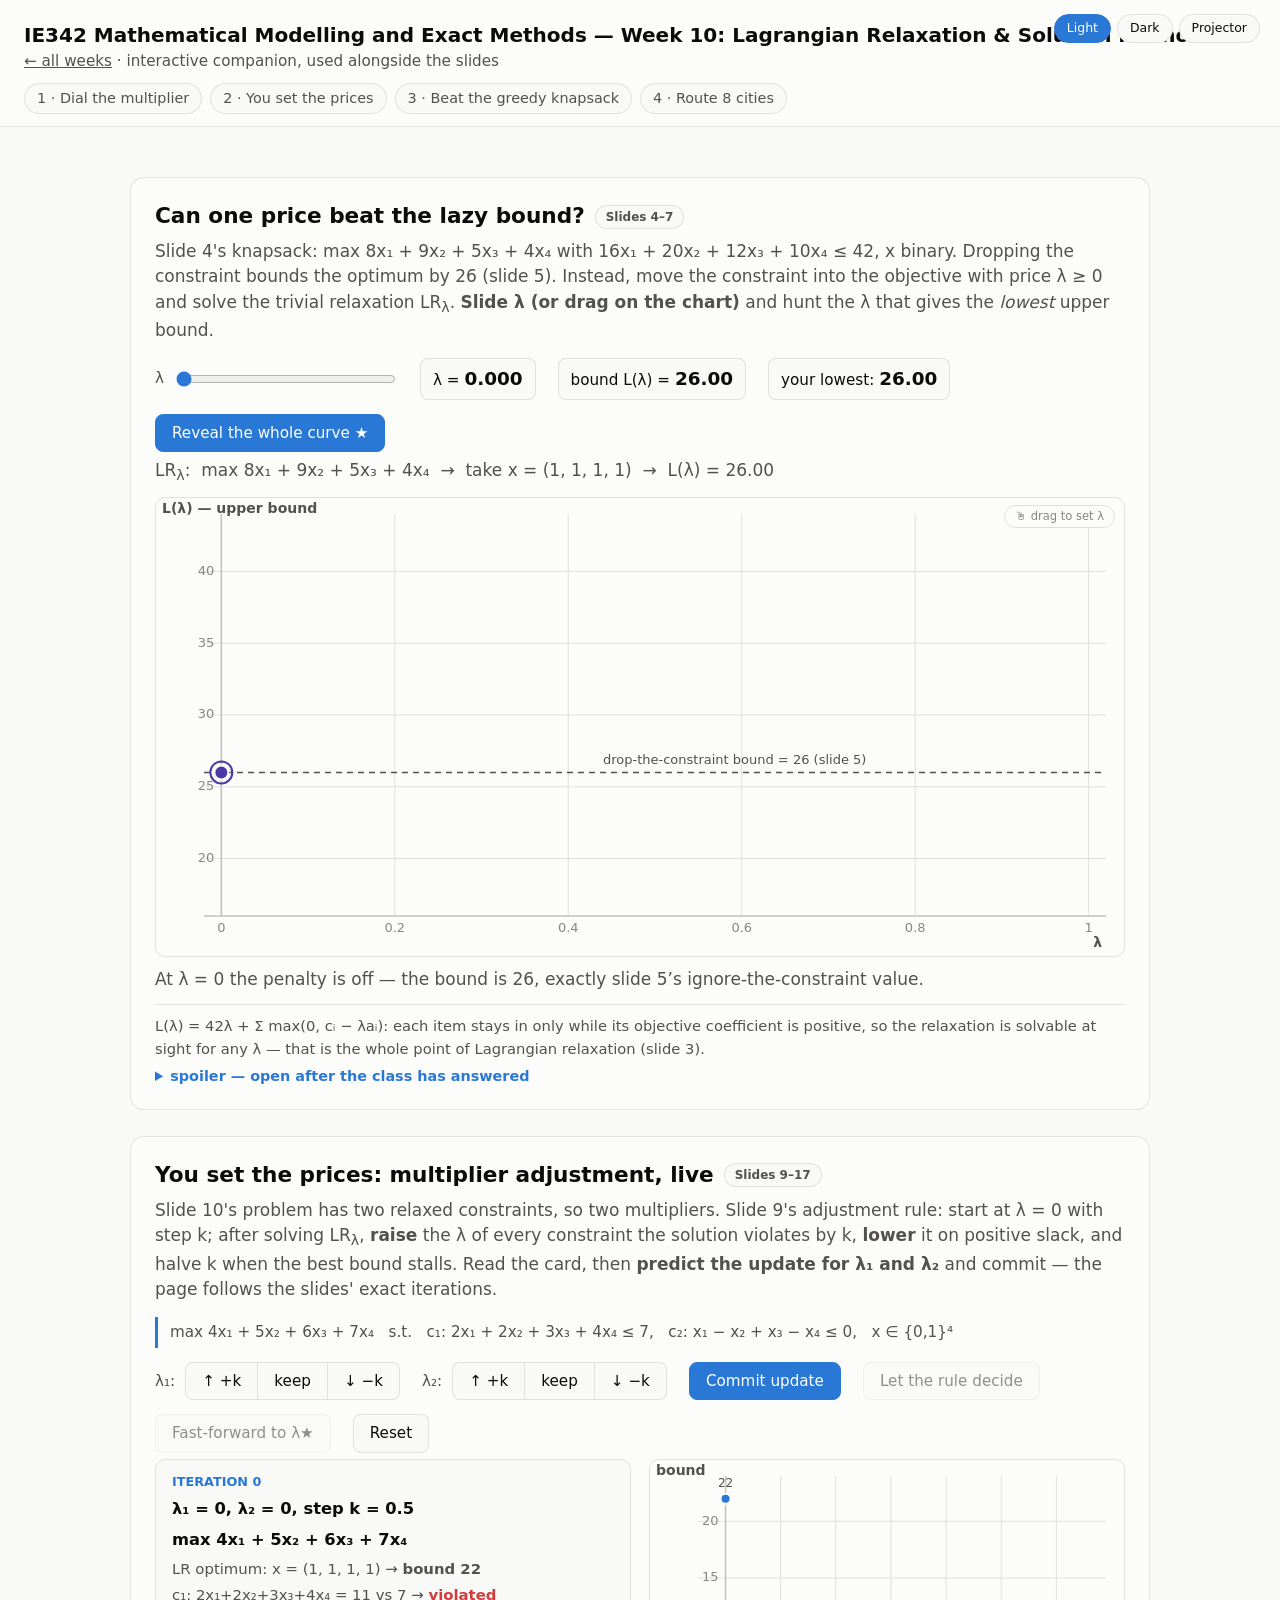
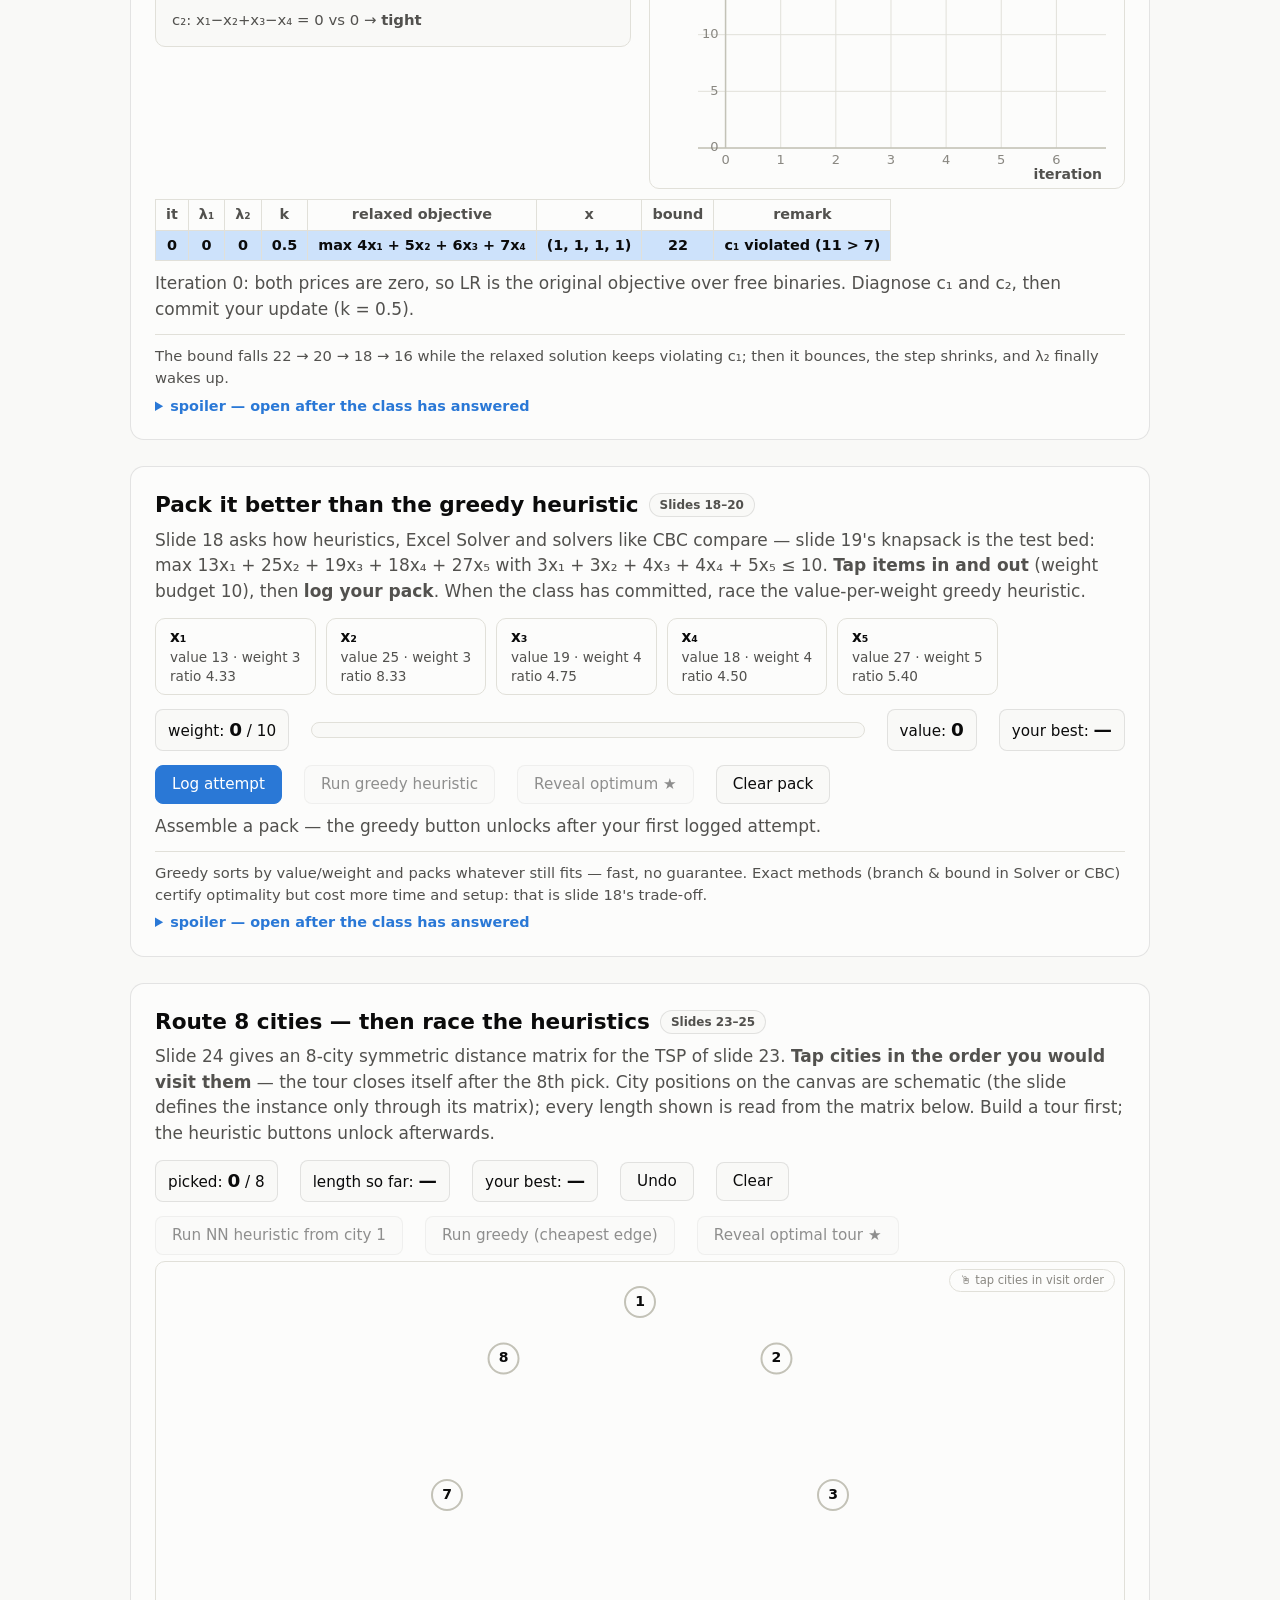
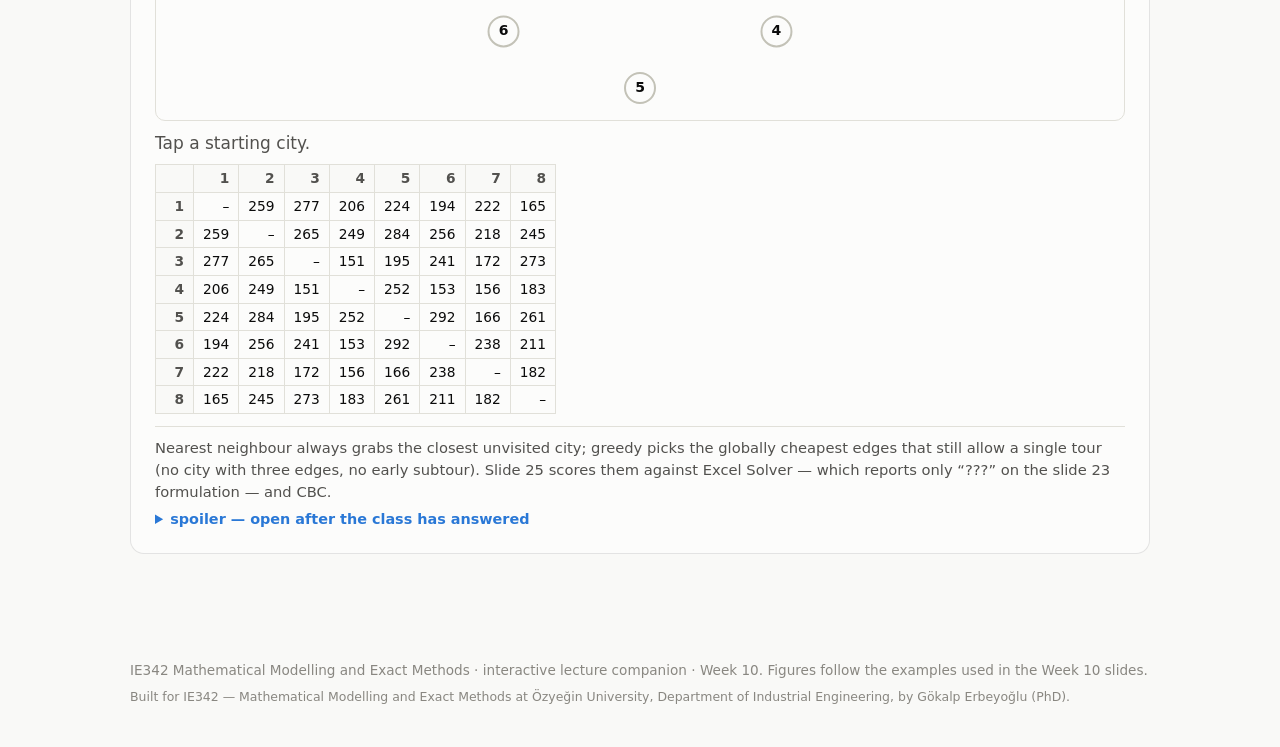
<file: week10.html>
<!DOCTYPE html>
<html lang="en">
<head>
<meta charset="UTF-8">
<meta name="viewport" content="width=device-width, initial-scale=1.0">
<title>IE342 · Week 10 — Lagrangian Relaxation &amp; Solution Methods (Interactive)</title>
<link rel="stylesheet" href="assets/style.css">
<script src="assets/theme.js"></script>
<style>
  /* iteration log + distance matrix tables */
  table.iters {
    border-collapse: collapse;
    font-variant-numeric: tabular-nums;
    font-size: 0.9rem;
    margin-top: 10px;
    white-space: nowrap;
  }
  table.iters th, table.iters td { border: 1px solid var(--grid); padding: 4px 10px; text-align: center; }
  table.iters th { color: var(--ink-2); }
  table.iters tr.cur td { background: var(--region-fill); font-weight: 600; }
  .tbl-wrap { overflow-x: auto; }

  table.dmat {
    border-collapse: collapse;
    font-variant-numeric: tabular-nums;
    font-size: 0.86rem;
    margin-top: 8px;
  }
  table.dmat th, table.dmat td { border: 1px solid var(--grid); padding: 3px 9px; text-align: right; min-width: 38px; }
  table.dmat th { color: var(--ink-2); background: var(--page); }

  /* current-Lagrangian card (stepper) */
  .lrcard { border: 1px solid var(--grid); border-radius: 10px; padding: 12px 16px; background: var(--page); }
  .lrcard .tag { font-size: 0.8rem; font-weight: 700; color: var(--s1); }
  .lrcard .obj { font-weight: 600; font-size: 1.02rem; margin: 6px 0; font-variant-numeric: tabular-nums; }
  .lrcard .diag { margin: 3px 0; font-size: 0.93rem; color: var(--ink-2); font-variant-numeric: tabular-nums; }
  .lrcard .diag b.viol { color: var(--critical); }
  .lrcard .diag b.slack { color: var(--good); }
  .lrcard .diag b.tight { color: var(--ink-2); }
  .lrcard .pre { margin-top: 8px; font-size: 0.9rem; color: var(--s1); font-weight: 600; }

  .probcard { border-left: 3px solid var(--s1); padding: 4px 12px; margin: 6px 0 12px; color: var(--ink-2); font-size: 0.95rem; }

  /* knapsack item cards */
  .items { display: flex; flex-wrap: wrap; gap: 10px; margin: 12px 0 4px; }
  button.item { border: 1.5px solid var(--grid); border-radius: 10px; padding: 8px 14px; background: var(--surface); text-align: left; line-height: 1.4; }
  button.item .nm { font-weight: 700; }
  button.item .meta { font-size: 0.85rem; color: var(--ink-2); display: block; }
  button.item.sel { border-color: var(--s5); box-shadow: inset 0 0 0 2px var(--s5); }
  button.item.opt { outline: 2px dashed var(--s2); outline-offset: 2px; }
  .capbar { flex: 1 1 200px; min-width: 160px; height: 16px; border: 1px solid var(--grid); border-radius: 999px; overflow: hidden; background: var(--page); }
  .capbar div { height: 100%; width: 0%; background: var(--s1); }
  .capbar.over div { background: var(--critical); }
</style>
</head>
<body>

<header class="site">
  <h1>IE342 Mathematical Modelling and Exact Methods — Week 10: Lagrangian Relaxation &amp; Solution Methods</h1>
  <div class="sub"><a href="index.html" style="color:inherit">← all weeks</a> · interactive companion, used alongside the slides</div>
  <div class="theme-switch" id="theme-switch"></div>
  <nav class="widgets">
    <a href="#dial">1 · Dial the multiplier</a>
    <a href="#stepper">2 · You set the prices</a>
    <a href="#knap">3 · Beat the greedy knapsack</a>
    <a href="#tsp">4 · Route 8 cities</a>
  </nav>
</header>

<main>

<!-- ================= WIDGET 1 : LAMBDA DIAL (LR EXAMPLE 1) ================= -->
<section class="widget" id="dial">
  <h2>Can one price beat the lazy bound? <span class="chip">Slides 4–7</span></h2>
  <p class="howto">
    Slide 4's knapsack: max 8x₁ + 9x₂ + 5x₃ + 4x₄ with 16x₁ + 20x₂ + 12x₃ + 10x₄ ≤ 42, x binary.
    Dropping the constraint bounds the optimum by 26 (slide 5). Instead, move the constraint into the
    objective with price λ ≥ 0 and solve the trivial relaxation LR<sub>λ</sub>.
    <b>Slide λ (or drag on the chart)</b> and hunt the λ that gives the <em>lowest</em> upper bound.
  </p>
  <div class="controls">
    <span class="group"><label for="dial-l">λ</label>
      <input type="range" id="dial-l" min="0" max="1" step="0.001" value="0">
    </span>
    <span class="readout">λ = <b id="dial-lv">0.000</b></span>
    <span class="readout">bound L(λ) = <b id="dial-L">26.00</b></span>
    <span class="readout">your lowest: <b id="dial-best">—</b></span>
    <button id="dial-reveal" class="primary">Reveal the whole curve ★</button>
  </div>
  <p class="howto" id="dial-lr" style="margin:4px 0 10px;font-variant-numeric:tabular-nums"></p>
  <canvas class="viz" id="c-dial"></canvas>
  <p class="status info" id="dial-status">At λ = 0 the penalty is off — the bound is 26, exactly slide 5's ignore-the-constraint value.</p>
  <div class="note">
    L(λ) = 42λ + Σ max(0, cᵢ − λaᵢ): each item stays in only while its objective coefficient is positive,
    so the relaxation is solvable at sight for any λ — that is the whole point of Lagrangian relaxation (slide 3).
    <details class="spoiler"><summary>spoiler — open after the class has answered</summary>
      The curve is piecewise linear and dips to its minimum at λ★ = 5/12 ≈ 0.42, where L = 19.5 (slide 7):
      no knapsack solution can be worth more than 19.5 — far sharper than 26. Overshooting hurts:
      at λ = 1 every coefficient goes negative, all items drop out, and the bound balloons to 42 (slide 7).
    </details>
  </div>
</section>

<!-- ================= WIDGET 2 : MULTIPLIER ADJUSTMENT STEPPER (LR EXAMPLE 2) ================= -->
<section class="widget" id="stepper">
  <h2>You set the prices: multiplier adjustment, live <span class="chip">Slides 9–17</span></h2>
  <p class="howto">
    Slide 10's problem has two relaxed constraints, so two multipliers. Slide 9's adjustment rule:
    start at λ = 0 with step k; after solving LR<sub>λ</sub>, <b>raise</b> the λ of every constraint the
    solution violates by k, <b>lower</b> it on positive slack, and halve k when the best bound stalls.
    Read the card, then <b>predict the update for λ₁ and λ₂</b> and commit — the page follows the
    slides' exact iterations.
  </p>
  <div class="probcard">max 4x₁ + 5x₂ + 6x₃ + 7x₄ &nbsp; s.t. &nbsp; c₁: 2x₁ + 2x₂ + 3x₃ + 4x₄ ≤ 7, &nbsp; c₂: x₁ − x₂ + x₃ − x₄ ≤ 0, &nbsp; x ∈ {0,1}⁴</div>
  <div class="controls">
    <span class="group"><label>λ₁:</label>
      <span class="segwrap">
        <button class="seg" data-l="1" data-a="up">↑ +k</button>
        <button class="seg" data-l="1" data-a="keep">keep</button>
        <button class="seg" data-l="1" data-a="down">↓ −k</button>
      </span>
    </span>
    <span class="group"><label>λ₂:</label>
      <span class="segwrap">
        <button class="seg" data-l="2" data-a="up">↑ +k</button>
        <button class="seg" data-l="2" data-a="keep">keep</button>
        <button class="seg" data-l="2" data-a="down">↓ −k</button>
      </span>
    </span>
    <button id="st-commit" class="primary">Commit update</button>
    <button id="st-auto" class="locked">Let the rule decide</button>
    <button id="st-ff" class="locked">Fast-forward to λ★</button>
    <button id="st-reset">Reset</button>
  </div>
  <div style="display:flex;flex-wrap:wrap;gap:18px;align-items:stretch">
    <div style="flex:1 1 360px;min-width:300px">
      <div class="lrcard" id="st-card"></div>
    </div>
    <canvas class="viz short" id="c-st" style="flex:1 1 360px;min-width:300px;height:330px"></canvas>
  </div>
  <div class="tbl-wrap"><table class="iters" id="st-log"></table></div>
  <p class="status info" id="st-status">Iteration 0: both prices are zero, so LR is the original objective over free binaries. Diagnose c₁ and c₂, then commit your update (k = 0.5).</p>
  <div class="note">
    The bound falls 22 → 20 → 18 → 16 while the relaxed solution keeps violating c₁; then it bounces,
    the step shrinks, and λ₂ finally wakes up.
    <details class="spoiler"><summary>spoiler — open after the class has answered</summary>
      Iteration 4 (λ₁ = 2) yields x = (0,1,0,0) — feasible for the original problem, so z = 5 becomes a
      lower bound (slide 15). The multipliers converge to λ★ = (1.83, 0.33) with bound 14.67 (slide 16),
      while implicit enumeration finds the true optimum x₃ = x₄ = 1 with z = 13 (slide 17):
      Lagrangian relaxation closed most of the 22 → 13 gap, but a duality gap of 1.67 remains.
    </details>
  </div>
</section>

<!-- ================= WIDGET 3 : KNAPSACK VS GREEDY ================= -->
<section class="widget" id="knap">
  <h2>Pack it better than the greedy heuristic <span class="chip">Slides 18–20</span></h2>
  <p class="howto">
    Slide 18 asks how heuristics, Excel Solver and solvers like CBC compare — slide 19's knapsack is the
    test bed: max 13x₁ + 25x₂ + 19x₃ + 18x₄ + 27x₅ with 3x₁ + 3x₂ + 4x₃ + 4x₄ + 5x₅ ≤ 10.
    <b>Tap items in and out</b> (weight budget 10), then <b>log your pack</b>. When the class has
    committed, race the value-per-weight greedy heuristic.
  </p>
  <div class="items" id="kn-items"></div>
  <div class="controls">
    <span class="readout">weight: <b id="kn-w">0</b> / 10</span>
    <span class="capbar" id="kn-bar"><div></div></span>
    <span class="readout">value: <b id="kn-val">0</b></span>
    <span class="readout">your best: <b id="kn-best">—</b></span>
  </div>
  <div class="controls">
    <button id="kn-log" class="primary">Log attempt</button>
    <button id="kn-greedy" class="locked">Run greedy heuristic</button>
    <button id="kn-reveal" class="locked">Reveal optimum ★</button>
    <button id="kn-clear">Clear pack</button>
  </div>
  <table class="attempts" id="kn-att" style="display:none">
    <thead><tr><th>#</th><th>pack</th><th>weight</th><th>value</th><th>who</th></tr></thead>
    <tbody></tbody>
  </table>
  <p class="status info" id="kn-status">Assemble a pack — the greedy button unlocks after your first logged attempt.</p>
  <div class="note">
    Greedy sorts by value/weight and packs whatever still fits — fast, no guarantee. Exact methods
    (branch &amp; bound in Solver or CBC) certify optimality but cost more time and setup: that is slide 18's trade-off.
    <details class="spoiler"><summary>spoiler — open after the class has answered</summary>
      Greedy takes x₂ (ratio 8.33) then x₅ (5.40) and nothing else fits: value 52. The optimum swaps
      x₅ out for x₁ + x₃: pack {x₁, x₂, x₃}, weight exactly 10, value 57 — slide 20's table reads
      greedy 52 vs 57* from both Excel Solver and CBC.
    </details>
  </div>
</section>

<!-- ================= WIDGET 4 : 8-CITY TSP ================= -->
<section class="widget" id="tsp">
  <h2>Route 8 cities — then race the heuristics <span class="chip">Slides 23–25</span></h2>
  <p class="howto">
    Slide 24 gives an 8-city symmetric distance matrix for the TSP of slide 23. <b>Tap cities in the
    order you would visit them</b> — the tour closes itself after the 8th pick. City positions on the
    canvas are schematic (the slide defines the instance only through its matrix); every length shown
    is read from the matrix below. Build a tour first; the heuristic buttons unlock afterwards.
  </p>
  <div class="controls">
    <span class="readout">picked: <b id="tsp-k">0</b> / 8</span>
    <span class="readout">length so far: <b id="tsp-len">—</b></span>
    <span class="readout">your best: <b id="tsp-best">—</b></span>
    <button id="tsp-undo">Undo</button>
    <button id="tsp-clear">Clear</button>
  </div>
  <div class="controls">
    <button id="tsp-nn" class="locked">Run NN heuristic from city 1</button>
    <button id="tsp-greedy" class="locked">Run greedy (cheapest edge)</button>
    <button id="tsp-opt" class="locked">Reveal optimal tour ★</button>
  </div>
  <canvas class="viz" id="c-tsp"></canvas>
  <p class="status info" id="tsp-status">Tap a starting city.</p>
  <div class="tbl-wrap"><table class="dmat" id="tsp-mat"></table></div>
  <table class="attempts" id="tsp-att" style="display:none">
    <thead><tr><th>#</th><th>tour</th><th>length</th><th>who</th></tr></thead>
    <tbody></tbody>
  </table>
  <div class="note">
    Nearest neighbour always grabs the closest unvisited city; greedy picks the globally cheapest edges
    that still allow a single tour (no city with three edges, no early subtour). Slide 25 scores them
    against Excel Solver — which reports only “???” on the slide 23 formulation — and CBC.
    <details class="spoiler"><summary>spoiler — open after the class has answered</summary>
      Slide 25: NN from city 1 walks 1→8→7→4→3→5→2→6→1 for 1583; greedy edges reach 1530;
      CBC proves the optimum 1487* — one optimal tour is 1→6→4→3→5→7→2→8→1. Excel Solver, given
      the same MTZ model, could not certify an answer (“???”).
    </details>
  </div>
</section>

</main>

<footer class="site">
  IE342 Mathematical Modelling and Exact Methods · interactive lecture companion · Week 10.
  Figures follow the examples used in the Week 10 slides.
  <div class="credit">Built for IE342 — Mathematical Modelling and Exact Methods at Özyeğin University, Department of Industrial Engineering, by Gökalp Erbeyoğlu (PhD).</div>
</footer>

<script src="assets/viz.js"></script>
<script>
const el = id => document.getElementById(id);
const fmt = (v, d = 2) => Number(v).toFixed(d);
const tf = v => String(parseFloat(Number(v).toFixed(2)));   // trim trailing zeros
const SUB = ['₁', '₂', '₃', '₄', '₅', '₆', '₇', '₈'];

// pretty "c1x₁ + c2x₂ + … + const" with proper signs (zeros kept, as on the slides)
function objString(co, cst) {
  let s = 'max ';
  co.forEach((c, i) => {
    const mag = tf(Math.abs(c));
    if (i === 0) s += (c < 0 ? '−' : '') + mag + 'x' + SUB[i];
    else s += (c < 0 ? ' − ' : ' + ') + mag + 'x' + SUB[i];
  });
  if (Math.abs(cst) > 1e-12) s += (cst < 0 ? ' − ' : ' + ') + tf(Math.abs(cst));
  return s;
}

/* ============================================================
   WIDGET 1 — dial the multiplier (slides 4-7)
   max 8x1+9x2+5x3+4x4, 16x1+20x2+12x3+10x4 <= 42, x binary.
   L(0)=26 (slide 5), L(1)=42 (slide 7), min L=19.5 at lambda=5/12 (slide 7).
   ============================================================ */
(() => {
  const canvas = el('c-dial');
  VIZ.hint(canvas, '🖱 drag to set λ');
  const C = [8, 9, 5, 4], A = [16, 20, 12, 10], B = 42;
  const LSTAR = 5 / 12;
  const view = { x0: -0.02, x1: 1.02, y0: 16, y1: 44 };
  let lam = 0, best = null, revealed = false, dragging = false, lastPlot = null;
  const trail = [];

  const coeffs = l => C.map((c, i) => c - l * A[i]);
  const Lfn = l => B * l + coeffs(l).reduce((s, c) => s + Math.max(0, c), 0);
  const xOf = l => coeffs(l).map(c => (c > 1e-9 ? 1 : 0));

  function draw() {
    const p = VIZ.plot(canvas, view);
    const t = VIZ.theme();
    lastPlot = p;
    VIZ.axes(p, t, { xticks: [0, 0.2, 0.4, 0.6, 0.8, 1], yticks: [20, 25, 30, 35, 40],
                     xlabel: 'λ', ylabel: 'L(λ) — upper bound', yAxisAt: 16 });
    const { ctx, X, Y } = p;

    // reference: the bound with the constraint simply dropped (slide 5)
    ctx.save();
    ctx.strokeStyle = t.ink2; ctx.lineWidth = 1.5; ctx.setLineDash([6, 5]);
    ctx.beginPath(); ctx.moveTo(X(view.x0), Y(26)); ctx.lineTo(X(view.x1), Y(26)); ctx.stroke();
    ctx.restore();
    VIZ.label(p, 'drop-the-constraint bound = 26 (slide 5)', 0.44, 26, t.ink2, { dy: -5, size: 13 });

    if (revealed) {
      VIZ.curve(p, Lfn, t.s1, 2.5);
      VIZ.star(p, LSTAR, 19.5, t.s2, 11);
      VIZ.label(p, 'λ★ = 5/12 ≈ 0.42 → L = 19.5', LSTAR, 19.5, t.s2, { dx: 12, dy: 20, bold: true, baseline: 'top' });
    }

    // visited trail
    ctx.save();
    ctx.globalAlpha = 0.4;
    trail.forEach(q => {
      ctx.beginPath();
      ctx.arc(X(q[0]), Y(q[1]), 2.5, 0, 2 * Math.PI);
      ctx.fillStyle = t.s5; ctx.fill();
    });
    ctx.restore();

    VIZ.dot(p, lam, Lfn(lam), t.s5, 7, true);
  }

  function update(fromSlider) {
    lam = Math.min(1, Math.max(0, lam));
    if (!fromSlider) el('dial-l').value = lam;
    const L = Lfn(lam), x = xOf(lam), co = coeffs(lam);
    if (best === null || L < best) best = L;
    if (trail.length === 0 || Math.abs(trail[trail.length - 1][0] - lam) > 1e-4) trail.push([lam, L]);
    if (trail.length > 600) trail.splice(0, trail.length - 600);
    el('dial-lv').textContent = fmt(lam, 3);
    el('dial-L').textContent = fmt(L, 2);
    el('dial-best').textContent = fmt(best, 2);
    el('dial-lr').innerHTML = 'LR<sub>λ</sub>: &nbsp;' + objString(co, B * lam) +
      ' &nbsp;→&nbsp; take x = (' + x.join(', ') + ') &nbsp;→&nbsp; L(λ) = ' + fmt(L, 2);
    const st = el('dial-status');
    if (lam < 1e-9) {
      st.className = 'status info';
      st.textContent = 'At λ = 0 the penalty is off — the bound is 26, exactly slide 5’s ignore-the-constraint value.';
    } else if (L <= 19.55) {
      st.className = 'status ok';
      st.textContent = 'L(λ) = ' + fmt(L, 2) + ' — it barely gets lower than this. You have found the sharpest Lagrangian bound.';
    } else if (lam >= 0.995) {
      st.className = 'status info';
      st.textContent = 'L(1) = 42: every coefficient went negative, all items dropped out — the penalty λ is far too big (slide 7).';
    } else {
      st.className = 'status info';
      st.textContent = 'L(λ) = ' + fmt(L, 2) + (L < 26 ? ' — better than 26. Can you push it lower?' : ' — worse than the lazy bound 26. Try a smaller λ.');
    }
    draw();
  }

  el('dial-l').addEventListener('input', () => { lam = +el('dial-l').value; update(true); });
  function setFromPointer(ev) {
    const { px } = VIZ.pointer(canvas, ev);
    lam = Math.round(lastPlot.invX(px) * 1000) / 1000;
    update(false);
  }
  canvas.addEventListener('pointerdown', ev => { dragging = true; canvas.setPointerCapture(ev.pointerId); setFromPointer(ev); });
  canvas.addEventListener('pointermove', ev => { if (dragging) setFromPointer(ev); });
  canvas.addEventListener('pointerup', () => dragging = false);
  el('dial-reveal').addEventListener('click', () => {
    revealed = !revealed;
    el('dial-reveal').textContent = revealed ? 'Hide the curve' : 'Reveal the whole curve ★';
    draw();
  });
  VIZ.register(canvas, draw);
  update(false);
})();

/* ============================================================
   WIDGET 2 — multiplier adjustment stepper (slides 9-17)
   max 4x1+5x2+6x3+7x4; c1: 2x1+2x2+3x3+4x4<=7; c2: x1-x2+x3-x4<=0.
   Scripted iterations follow slides 11-16 exactly:
   bounds 22,20,18,16,15,(16),15 ; LB 5 ; lambda*=(1.83,0.33) -> 14.67 ; IP opt 13.
   ============================================================ */
(() => {
  const canvas = el('c-st');
  const CO = [4, 5, 6, 7], A1 = [2, 2, 3, 4], B1 = 7, A2 = [1, -1, 1, -1], B2 = 0;
  // one entry per solved LR: the state shown, plus the CORRECT update out of it
  const S = [
    { l1: 0,    l2: 0, k: 0.5,  co: [4, 5, 6, 7],        cst: 0,     x: [1, 1, 1, 1], ub: 22,
      a1: 'up',   a2: 'keep', pre: null, remark: 'c₁ violated (11 > 7)' },
    { l1: 0.5,  l2: 0, k: 0.5,  co: [3, 4, 4.5, 5],      cst: 3.5,   x: [1, 1, 1, 1], ub: 20,
      a1: 'up',   a2: 'keep', pre: null, remark: 'c₁ violated (11 > 7)' },
    { l1: 1,    l2: 0, k: 0.5,  co: [2, 3, 3, 3],        cst: 7,     x: [1, 1, 1, 1], ub: 18,
      a1: 'up',   a2: 'keep', pre: null, remark: 'c₁ violated (11 > 7)' },
    { l1: 1.5,  l2: 0, k: 0.5,  co: [1, 2, 1.5, 1],      cst: 10.5,  x: [1, 1, 1, 1], ub: 16,
      a1: 'up',   a2: 'keep', pre: null, remark: 'c₁ violated (11 > 7)' },
    { l1: 2,    l2: 0, k: 0.5,  co: [0, 1, 0, -1],       cst: 14,    x: [0, 1, 0, 0], ub: 15,
      a1: 'down', a2: 'keep', alt2: 'down', pre: null, remark: 'x feasible in P → LB z = 5' },
    { l1: 1.5,  l2: 0, k: 0.25, co: [1, 2, 1.5, 1],      cst: 10.5,  x: [1, 1, 1, 1], ub: 16,
      a1: 'up',   a2: 'keep', pre: 'Best bound stuck at 15 while we bounce ⇒ slide 9’s rule: halve the step, k = 0.25.',
      remark: 'bounce — step halved to 0.25' },
    { l1: 1.75, l2: 0, k: 0.25, co: [0.5, 1.5, 0.75, 0], cst: 12.25, x: [1, 1, 1, 0], ub: 15,
      a1: 'keep', a2: 'up', pre: null, remark: 'c₁ tight (7 = 7), c₂ violated (1 > 0)' },
  ];
  let cur = 0, choice = { 1: null, 2: null }, manualDone = false, finished = false, revealed = false;

  const lhs1 = x => A1.reduce((s, a, i) => s + a * x[i], 0);
  const lhs2 = x => A2.reduce((s, a, i) => s + a * x[i], 0);
  const diag = (lhs, rhs) => lhs > rhs + 1e-9 ? 'violated' : (lhs < rhs - 1e-9 ? 'slack' : 'tight');

  function card() {
    const host = el('st-card');
    if (cur >= S.length) {
      host.innerHTML = '<div class="tag">AFTER ITERATION 6</div>' +
        '<div class="obj">λ = (1.75, 0.25), k = 0.25</div>' +
        '<div class="diag">λ₂ has finally moved (slide 16). The slides fast-forward from here: ' +
        'the step keeps shrinking until updates stop mattering.</div>' +
        '<div class="pre">Hit “Fast-forward to λ★” to see where the prices settle.</div>';
      return;
    }
    const s = S[cur];
    const d1 = diag(lhs1(s.x), B1), d2 = diag(lhs2(s.x), B2);
    let html = '<div class="tag">ITERATION ' + cur + '</div>' +
      '<div class="obj">λ₁ = ' + tf(s.l1) + ', λ₂ = ' + tf(s.l2) + ', step k = ' + tf(s.k) + '</div>' +
      '<div class="obj">' + objString(s.co, s.cst) + '</div>' +
      '<div class="diag">LR optimum: x = (' + s.x.join(', ') + ') → <b>bound ' + tf(s.ub) + '</b></div>' +
      '<div class="diag">c₁: 2x₁+2x₂+3x₃+4x₄ = ' + lhs1(s.x) + ' vs 7 → <b class="' + (d1 === 'violated' ? 'viol' : d1) + '">' + d1 + '</b></div>' +
      '<div class="diag">c₂: x₁−x₂+x₃−x₄ = ' + lhs2(s.x) + ' vs 0 → <b class="' + (d2 === 'violated' ? 'viol' : d2) + '">' + d2 + '</b></div>';
    if (cur === 4) html += '<div class="diag">This x satisfies BOTH original constraints: z = 5·1 = 5 is a valid lower bound (slide 15).</div>';
    if (s.pre) html += '<div class="pre">' + s.pre + '</div>';
    host.innerHTML = html;
  }

  function log() {
    const tbl = el('st-log');
    let html = '<thead><tr><th>it</th><th>λ₁</th><th>λ₂</th><th>k</th><th>relaxed objective</th><th>x</th><th>bound</th><th>remark</th></tr></thead><tbody>';
    for (let i = 0; i <= Math.min(cur, S.length - 1); i++) {
      const s = S[i];
      html += '<tr' + (i === cur ? ' class="cur"' : '') + '><td>' + i + '</td><td>' + tf(s.l1) + '</td><td>' + tf(s.l2) +
        '</td><td>' + tf(s.k) + '</td><td style="text-align:left">' + objString(s.co, s.cst) + '</td><td>(' + s.x.join(', ') +
        ')</td><td>' + tf(s.ub) + '</td><td style="text-align:left">' + s.remark + '</td></tr>';
    }
    if (cur >= S.length) {
      html += '<tr class="cur"><td>7</td><td>1.75</td><td>0.25</td><td>0.25</td><td style="text-align:left">…</td><td>…</td><td>…</td><td style="text-align:left">slides fast-forward to λ★ (slide 16)</td></tr>';
    }
    tbl.innerHTML = html + '</tbody>';
  }

  function chart() {
    const p = VIZ.plot(canvas, { x0: -0.5, x1: 6.9, y0: 0, y1: 24 });
    const t = VIZ.theme();
    VIZ.axes(p, t, { xticks: [0, 1, 2, 3, 4, 5, 6], yticks: [0, 5, 10, 15, 20], xlabel: 'iteration', ylabel: 'bound' });
    const { ctx, X, Y } = p;
    const upto = Math.min(cur, S.length - 1);
    // UB path
    ctx.save();
    ctx.strokeStyle = t.s1; ctx.lineWidth = 2;
    ctx.beginPath();
    for (let i = 0; i <= upto; i++) (i === 0 ? ctx.moveTo(X(i), Y(S[i].ub)) : ctx.lineTo(X(i), Y(S[i].ub)));
    ctx.stroke();
    ctx.restore();
    for (let i = 0; i <= upto; i++) {
      VIZ.dot(p, i, S[i].ub, i === 4 ? t.good : t.s1, 5);
      VIZ.label(p, tf(S[i].ub), i, S[i].ub, t.ink2, { dy: -9, size: 12, align: 'center' });
    }
    if (upto >= 4) {
      ctx.save();
      ctx.strokeStyle = t.good; ctx.lineWidth = 1.5; ctx.setLineDash([6, 5]);
      ctx.beginPath(); ctx.moveTo(X(4), Y(5)); ctx.lineTo(X(6.9), Y(5)); ctx.stroke();
      ctx.restore();
      VIZ.label(p, 'LB = 5 (feasible x)', 4.1, 5, t.good, { dy: -5, size: 12 });
    }
    if (revealed) {
      ctx.save();
      ctx.strokeStyle = t.s2; ctx.lineWidth = 2; ctx.setLineDash([7, 5]);
      ctx.beginPath(); ctx.moveTo(X(-0.5), Y(44 / 3)); ctx.lineTo(X(6.9), Y(44 / 3)); ctx.stroke();
      ctx.setLineDash([2, 4]); ctx.strokeStyle = t.ink2; ctx.lineWidth = 1.5;
      ctx.beginPath(); ctx.moveTo(X(-0.5), Y(13)); ctx.lineTo(X(6.9), Y(13)); ctx.stroke();
      ctx.restore();
      VIZ.label(p, 'λ★ bound = 14.67', 6.75, 44 / 3, t.s2, { dy: 6, size: 12, bold: true, align: 'right', baseline: 'top' });
      VIZ.label(p, 'IP optimum 13 (slide 17)', 0.0, 13, t.ink2, { dy: 15, size: 13, baseline: 'top' });
    }
  }

  function clearChoice() {
    choice = { 1: null, 2: null };
    document.querySelectorAll('#stepper .seg[data-l]').forEach(b => b.classList.remove('active'));
  }

  function hintFor(which, expected, got, s) {
    const nm = which === 1 ? 'c₁' : 'c₂';
    const ln = which === 1 ? 'λ₁' : 'λ₂';
    if (expected === 'up') return nm + ' is violated by this x — raise ' + ln + ' by k to punish it harder.';
    if (expected === 'down') return nm + ' has positive slack — the price is too high; cut ' + ln + ' by k.';
    // expected keep
    if (which === 2 && s.l2 === 0 && diag(lhs2(s.x), B2) === 'slack')
      return 'c₂ has slack so the rule says lower λ₂ — but λ₂ is already 0 and multipliers stay ≥ 0, so it keeps.';
    return nm + ' is met exactly (tight) — no signal, leave ' + ln + ' alone.';
  }

  function applyUpdate(via) {
    const s = S[cur];
    const st = el('st-status');
    const nextIsTerminal = cur === S.length - 1;
    cur++;
    clearChoice();
    card(); log(); chart();
    if (nextIsTerminal) {
      finished = true;
      st.className = 'status ok';
      st.textContent = '✓ λ₂ finally moves: λ = (1.75, 0.25) — slide 16. From here the slides fast-forward: use “Fast-forward to λ★”.';
    } else {
      const n = S[cur];
      st.className = 'status ok';
      st.textContent = (via === 'auto' ? 'Rule applied: ' : '✓ Correct: ') + 'λ = (' + tf(n.l1) + ', ' + tf(n.l2) + '), k = ' + tf(n.k) +
        ' → new LR bound ' + tf(n.ub) + (n.ub < s.ub ? ' — sharper.' : (n.ub > s.ub ? ' — worse! (bounce)' : ' — unchanged.'));
    }
  }

  function commit() {
    if (finished || cur >= S.length) return;
    const st = el('st-status');
    if (!choice[1] || !choice[2]) {
      st.className = 'status info';
      st.textContent = 'Pick an update (↑ / keep / ↓) for BOTH multipliers, then commit.';
      return;
    }
    const s = S[cur];
    const ok1 = choice[1] === s.a1;
    const ok2 = choice[2] === s.a2 || (s.alt2 && choice[2] === s.alt2);
    if (ok1 && ok2) {
      if (!manualDone) {
        manualDone = true;
        el('st-auto').classList.remove('locked');
        el('st-ff').classList.remove('locked');
      }
      const clampNote = s.alt2 && choice[2] === s.alt2;
      applyUpdate('manual');
      if (clampNote) st.textContent += ' (λ₂ would drop by k but is already 0 — multipliers stay ≥ 0.)';
    } else {
      const hints = [];
      if (!ok1) hints.push(hintFor(1, s.a1, choice[1], s));
      if (!ok2) hints.push(hintFor(2, s.a2, choice[2], s));
      st.className = 'status bad';
      st.textContent = '✗ Not the slide 9 rule. ' + hints.join(' ');
    }
  }

  document.querySelectorAll('#stepper .seg[data-l]').forEach(b => {
    b.addEventListener('click', () => {
      if (finished || cur >= S.length) return;
      const g = b.dataset.l;
      document.querySelectorAll('#stepper .seg[data-l="' + g + '"]').forEach(x => x.classList.remove('active'));
      b.classList.add('active');
      choice[g] = b.dataset.a;
    });
  });

  el('st-commit').addEventListener('click', commit);
  el('st-auto').addEventListener('click', () => {
    const st = el('st-status');
    if (el('st-auto').classList.contains('locked')) {
      st.className = 'status info';
      st.textContent = 'Take (at least) one step yourself first — then the rule can drive.';
      return;
    }
    if (finished || cur >= S.length) return;
    applyUpdate('auto');
  });
  el('st-ff').addEventListener('click', () => {
    const st = el('st-status');
    if (el('st-ff').classList.contains('locked')) {
      st.className = 'status info';
      st.textContent = 'Take (at least) one step yourself first.';
      return;
    }
    revealed = !revealed;
    el('st-ff').textContent = revealed ? 'Hide λ★' : 'Fast-forward to λ★';
    chart();
    if (revealed) {
      st.className = 'status ok';
      st.textContent = 'Multipliers settle at λ★ = (1.83, 0.33) with bound 14.67 (slide 16); implicit enumeration gives the true optimum 13 (slide 17). LR squeezed 22 → 14.67, and a gap of 1.67 remains.';
    }
  });
  el('st-reset').addEventListener('click', () => {
    cur = 0; finished = false; revealed = false; manualDone = false;
    el('st-auto').classList.add('locked');
    el('st-ff').classList.add('locked');
    el('st-ff').textContent = 'Fast-forward to λ★';
    clearChoice();
    card(); log(); chart();
    const st = el('st-status');
    st.className = 'status info';
    st.textContent = 'Iteration 0: both prices are zero, so LR is the original objective over free binaries. Diagnose c₁ and c₂, then commit your update (k = 0.5).';
  });

  card(); log();
  VIZ.register(canvas, chart);
})();

/* ============================================================
   WIDGET 3 — knapsack vs greedy (slides 18-20)
   max 13x1+25x2+19x3+18x4+27x5, 3x1+3x2+4x3+4x4+5x5 <= 10.
   Greedy = 52 (x2,x5); optimum = 57 (x1,x2,x3) — slide 20.
   ============================================================ */
(() => {
  const V = [13, 25, 19, 18, 27], W = [3, 3, 4, 4, 5], CAP = 10;
  const OPT = [0, 1, 2]; // x1+x2+x3 -> 57
  let sel = [false, false, false, false, false];
  let busy = false, bestVal = null, attempts = 0, unlocked = false, optShown = false;

  const weight = () => W.reduce((s, w, i) => s + (sel[i] ? w : 0), 0);
  const value = () => V.reduce((s, v, i) => s + (sel[i] ? v : 0), 0);
  const packStr = () => sel.some(Boolean) ? sel.map((s, i) => s ? 'x' + SUB[i] : null).filter(Boolean).join(' + ') : '∅';

  // build item cards
  const host = el('kn-items');
  V.forEach((v, i) => {
    const b = document.createElement('button');
    b.className = 'item';
    b.id = 'kn-i' + i;
    b.innerHTML = '<span class="nm">x' + SUB[i] + '</span><span class="meta">value ' + v + ' · weight ' + W[i] +
      '</span><span class="meta">ratio ' + fmt(v / W[i], 2) + '</span>';
    b.addEventListener('click', () => {
      if (busy) return;
      sel[i] = !sel[i];
      update('Pack updated — log it when you are happy.');
    });
    host.appendChild(b);
  });

  function update(msg, cls) {
    const w = weight(), v = value();
    sel.forEach((s, i) => el('kn-i' + i).classList.toggle('sel', s));
    el('kn-w').textContent = w;
    el('kn-val').textContent = v;
    el('kn-bar').classList.toggle('over', w > CAP);
    el('kn-bar').firstElementChild.style.width = Math.min(100, w / CAP * 100) + '%';
    const st = el('kn-status');
    if (w > CAP) {
      st.className = 'status bad';
      st.textContent = 'Over capacity: ' + w + ' > 10 — drop something.';
    } else if (msg) {
      st.className = 'status ' + (cls || 'info');
      st.textContent = msg;
    }
  }

  function logAttempt(who) {
    const w = weight(), v = value(), feas = w <= CAP;
    attempts++;
    const tbl = el('kn-att');
    tbl.style.display = '';
    const tr = document.createElement('tr');
    tr.innerHTML = '<td>' + attempts + '</td><td>' + packStr() + '</td><td>' + w + '</td><td>' + v + '</td><td>' + who + '</td>';
    if (!feas) tr.className = 'infeasible';
    tbl.tBodies[0].appendChild(tr);
    if (feas && (bestVal === null || v > bestVal)) bestVal = v;
    el('kn-best').textContent = bestVal === null ? '—' : bestVal;
    // re-mark best rows
    Array.from(tbl.tBodies[0].rows).forEach(r => {
      if (r.className !== 'infeasible') r.className = (+r.cells[3].textContent === bestVal) ? 'best' : '';
    });
    return feas;
  }

  el('kn-log').addEventListener('click', () => {
    if (busy) return;
    if (!sel.some(Boolean)) { update('Pick at least one item before logging.'); return; }
    const feas = logAttempt('you');
    if (feas && !unlocked) {
      unlocked = true;
      el('kn-greedy').classList.remove('locked');
      el('kn-reveal').classList.remove('locked');
      update('Logged. Greedy and reveal are unlocked — but can the class beat your ' + value() + ' first?', 'ok');
    } else {
      update(feas ? 'Logged: value ' + value() + '.' : 'Logged as infeasible.', feas ? 'ok' : 'bad');
    }
  });

  el('kn-clear').addEventListener('click', () => {
    if (busy) return;
    sel = [false, false, false, false, false];
    update('Cleared.');
  });

  el('kn-greedy').addEventListener('click', () => {
    const st = el('kn-status');
    if (el('kn-greedy').classList.contains('locked')) {
      st.className = 'status info';
      st.textContent = 'Log one attempt of your own first.';
      return;
    }
    if (busy) return;
    busy = true;
    sel = [false, false, false, false, false];
    update();
    const order = [1, 4, 2, 3, 0]; // by ratio: 8.33, 5.40, 4.75, 4.50, 4.33
    const script = [];
    let w = 0;
    order.forEach(i => {
      if (w + W[i] <= CAP) { w += W[i]; script.push({ i, take: true, w }); }
      else script.push({ i, take: false, w });
    });
    let k = 0;
    const tick = () => {
      if (k >= script.length) {
        busy = false;
        logAttempt('greedy');
        update('Greedy heuristic: pack {x₂, x₅}, weight 8, value 52 — the 52 on slide 20. Exact methods do better…', 'ok');
        return;
      }
      const step = script[k];
      if (step.take) {
        sel[step.i] = true;
        update('Greedy (by ratio): take x' + SUB[step.i] + ' (ratio ' + fmt(V[step.i] / W[step.i], 2) + ') → weight ' + step.w + '/10.');
      } else {
        update('Greedy: x' + SUB[step.i] + ' does not fit (weight ' + W[step.i] + ' > ' + (CAP - step.w) + ' left) — skip.');
      }
      k++;
      setTimeout(tick, 850);
    };
    st.className = 'status info';
    st.textContent = 'Greedy sorts by value/weight: x₂ (8.33) ≻ x₅ (5.40) ≻ x₃ (4.75) ≻ x₄ (4.50) ≻ x₁ (4.33)…';
    setTimeout(tick, 850);
  });

  el('kn-reveal').addEventListener('click', () => {
    const st = el('kn-status');
    if (el('kn-reveal').classList.contains('locked')) {
      st.className = 'status info';
      st.textContent = 'Log one attempt of your own first.';
      return;
    }
    optShown = !optShown;
    el('kn-reveal').textContent = optShown ? 'Hide optimum' : 'Reveal optimum ★';
    OPT.forEach(i => el('kn-i' + i).classList.toggle('opt', optShown));
    if (optShown) {
      st.className = 'status ok';
      st.textContent = 'Dashed = optimal pack {x₁, x₂, x₃}: weight exactly 10, value 57 — the 57* found by Excel Solver and CBC on slide 20.';
    } else {
      st.className = 'status info';
      st.textContent = 'Optimum hidden again.';
    }
  });

  window.knapScore = () => (!busy && weight() <= CAP && sel.some(Boolean)) ? value() : null;
  update();
})();

/* ============================================================
   WIDGET 4 — 8-city TSP (slides 23-25)
   Distance matrix from slide 24. NN(1)=1583, greedy=1530, CBC optimum=1487 (slide 25).
   City positions are schematic; all lengths come from the matrix.
   ============================================================ */
(() => {
  const canvas = el('c-tsp');
  VIZ.hint(canvas, '🖱 tap cities in visit order');
  const D = [
    [0, 259, 277, 206, 224, 194, 222, 165],
    [259, 0, 265, 249, 284, 256, 218, 245],
    [277, 265, 0, 151, 195, 241, 172, 273],
    [206, 249, 151, 0, 252, 153, 156, 183],
    [224, 284, 195, 252, 0, 292, 166, 261],
    [194, 256, 241, 153, 292, 0, 238, 211],
    [222, 218, 172, 156, 166, 238, 0, 182],
    [165, 245, 273, 183, 261, 211, 182, 0],
  ];
  const N = 8;
  const NN_SEQ = [0, 7, 6, 3, 2, 4, 1, 5];       // 1-8-7-4-3-5-2-6(-1) = 1583
  const GREEDY_SEQ = [0, 7, 1, 4, 6, 2, 3, 5];   // greedy edges as a cycle: 1530
  const OPT_SEQ = [0, 5, 3, 2, 4, 6, 1, 7];      // 1-6-4-3-5-7-2-8(-1) = 1487
  let tour = [], done = false, busy = false, bestLen = null, attempts = 0, unlocked = false;
  let overlay = null; // {seq (array of node indices so far), color key, closed}
  let optShown = false;

  const segLen = seq => seq.reduce((s, n, i) => i ? s + D[seq[i - 1]][n] : 0, 0);
  const cycLen = seq => segLen(seq) + D[seq[seq.length - 1]][seq[0]];
  const tourStr = seq => seq.map(n => n + 1).join('→') + '→' + (seq[0] + 1);

  function nodePos(w, h) {
    const cx = w / 2, cy = h / 2 + 4;
    const R = Math.min(w, h) / 2 - 36;
    return Array.from({ length: N }, (_, i) => {
      const a = -Math.PI / 2 + i * Math.PI / 4;
      return { x: cx + R * Math.cos(a), y: cy + R * Math.sin(a) };
    });
  }

  function draw() {
    const { ctx, w, h } = VIZ.setup(canvas);
    const t = VIZ.theme();
    const P = nodePos(w, h);
    const fscale = parseFloat(VIZ.cssv('--viz-font-scale')) || 1;
    const txt = (str, x, y, color, size, bold) => {
      ctx.font = (bold ? '600 ' : '') + Math.round(size * fscale) + 'px system-ui, sans-serif';
      ctx.textAlign = 'center'; ctx.textBaseline = 'middle';
      ctx.lineWidth = 3; ctx.strokeStyle = t.surface; ctx.strokeText(str, x, y);
      ctx.fillStyle = color; ctx.fillText(str, x, y);
    };
    const path = (seq, color, width, dash, closed) => {
      if (seq.length < 2) return;
      ctx.save();
      ctx.strokeStyle = color; ctx.lineWidth = width;
      if (dash) ctx.setLineDash(dash);
      ctx.beginPath();
      seq.forEach((n, i) => i ? ctx.lineTo(P[n].x, P[n].y) : ctx.moveTo(P[n].x, P[n].y));
      if (closed) ctx.lineTo(P[seq[0]].x, P[seq[0]].y);
      ctx.stroke();
      ctx.restore();
    };

    if (optShown) path(OPT_SEQ, t.s2, 3, [8, 6], true);
    if (overlay) path(overlay.seq, t.s1, 2, null, overlay.closed);
    path(tour, t.s5, 2.5, null, done);

    // user edge labels (distances from the slide-24 matrix)
    const edges = [];
    for (let i = 1; i < tour.length; i++) edges.push([tour[i - 1], tour[i]]);
    if (done) edges.push([tour[tour.length - 1], tour[0]]);
    edges.forEach(([a, b]) => {
      txt(String(D[a][b]), (P[a].x + P[b].x) / 2, (P[a].y + P[b].y) / 2, t.ink2, 12);
    });

    // nodes
    P.forEach((q, i) => {
      const inTour = tour.includes(i);
      ctx.beginPath();
      ctx.arc(q.x, q.y, 15, 0, 2 * Math.PI);
      ctx.fillStyle = t.surface; ctx.fill();
      ctx.lineWidth = inTour ? 3 : 2;
      ctx.strokeStyle = inTour ? t.s5 : t.axis;
      ctx.stroke();
      if (tour.length && tour[0] === i) {
        ctx.beginPath();
        ctx.arc(q.x, q.y, 20, 0, 2 * Math.PI);
        ctx.strokeStyle = t.s5; ctx.lineWidth = 1.5; ctx.stroke();
      }
      txt(String(i + 1), q.x, q.y, inTour ? t.s5 : t.ink, 14, true);
    });
  }

  function readouts() {
    el('tsp-k').textContent = tour.length;
    el('tsp-len').textContent = tour.length < 2 ? '—' : String(done ? cycLen(tour) : segLen(tour));
    el('tsp-best').textContent = bestLen === null ? '—' : bestLen;
  }

  function logAttempt(seq, who) {
    attempts++;
    const L = cycLen(seq);
    const tbl = el('tsp-att');
    tbl.style.display = '';
    const tr = document.createElement('tr');
    tr.innerHTML = '<td>' + attempts + '</td><td>' + tourStr(seq) + '</td><td>' + L + '</td><td>' + who + '</td>';
    tbl.tBodies[0].appendChild(tr);
    if (bestLen === null || L < bestLen) bestLen = L;
    Array.from(tbl.tBodies[0].rows).forEach(r => {
      r.className = (+r.cells[2].textContent === bestLen) ? 'best' : '';
    });
    readouts();
  }

  function complete() {
    done = true;
    const L = cycLen(tour);
    logAttempt(tour, 'you');
    if (!unlocked) {
      unlocked = true;
      ['tsp-nn', 'tsp-greedy', 'tsp-opt'].forEach(id => el(id).classList.remove('locked'));
    }
    const st = el('tsp-status');
    st.className = 'status ok';
    st.textContent = 'Tour closed: ' + tourStr(tour) + ' = ' + L +
      '. Clear and try to shave it — or race the heuristics (now unlocked).';
  }

  canvas.addEventListener('pointerdown', ev => {
    if (busy) return;
    const { px, py } = VIZ.pointer(canvas, ev);
    const P = nodePos(canvas.clientWidth, canvas.clientHeight);
    let hit = -1;
    P.forEach((q, i) => { if (Math.hypot(q.x - px, q.y - py) <= 20) hit = i; });
    if (hit < 0) return;
    const st = el('tsp-status');
    if (done) {
      st.className = 'status info';
      st.textContent = 'Tour already closed — Clear (or Undo) to try another one.';
      return;
    }
    if (tour.includes(hit)) {
      if (tour[tour.length - 1] === hit) {
        tour.pop();
        st.className = 'status info';
        st.textContent = 'Removed city ' + (hit + 1) + '.';
      } else {
        st.className = 'status bad';
        st.textContent = 'City ' + (hit + 1) + ' is already on the tour.';
      }
    } else {
      tour.push(hit);
      if (tour.length === N) { complete(); readouts(); draw(); return; }
      st.className = 'status info';
      st.textContent = tour.length === 1 ? 'Starting at city ' + (hit + 1) + ' — keep tapping.'
        : tour.length + ' of 8 picked, length so far ' + segLen(tour) + '.';
    }
    readouts(); draw();
  });

  el('tsp-undo').addEventListener('click', () => {
    if (busy || !tour.length) return;
    if (done) done = false; else tour.pop();
    el('tsp-status').className = 'status info';
    el('tsp-status').textContent = done ? '' : 'Undone — ' + tour.length + ' cities on the tour.';
    readouts(); draw();
  });
  el('tsp-clear').addEventListener('click', () => {
    if (busy) return;
    tour = []; done = false; overlay = null;
    el('tsp-status').className = 'status info';
    el('tsp-status').textContent = 'Cleared — tap a starting city.';
    readouts(); draw();
  });

  function animate(seq, who, msgs, finalMsg) {
    busy = true;
    overlay = { seq: [seq[0]], closed: false };
    let k = 1;
    const st = el('tsp-status');
    const tick = () => {
      if (k < seq.length) {
        overlay.seq.push(seq[k]);
        st.className = 'status info';
        st.textContent = msgs[k - 1];
        k++;
        draw();
        setTimeout(tick, 700);
      } else if (!overlay.closed) {
        overlay.closed = true;
        st.className = 'status ok';
        st.textContent = finalMsg;
        logAttempt(seq, who);
        busy = false;
        draw();
      }
    };
    tick();
  }

  el('tsp-nn').addEventListener('click', () => {
    const st = el('tsp-status');
    if (el('tsp-nn').classList.contains('locked')) {
      st.className = 'status info';
      st.textContent = 'Build one tour of your own first.';
      return;
    }
    if (busy) return;
    const msgs = [];
    let tot = 0;
    for (let i = 1; i < NN_SEQ.length; i++) {
      const a = NN_SEQ[i - 1], b = NN_SEQ[i];
      tot += D[a][b];
      msgs.push('NN: nearest unvisited to city ' + (a + 1) + ' is city ' + (b + 1) + ' (' + D[a][b] + ') — running total ' + tot + '.');
    }
    animate(NN_SEQ, 'NN heuristic', msgs,
      'NN from city 1: ' + tourStr(NN_SEQ) + ', closing edge ' + D[NN_SEQ[7]][0] + ' → total 1583, the NN value on slide 25.');
  });

  el('tsp-greedy').addEventListener('click', () => {
    const st = el('tsp-status');
    if (el('tsp-greedy').classList.contains('locked')) {
      st.className = 'status info';
      st.textContent = 'Build one tour of your own first.';
      return;
    }
    if (busy) return;
    // cheapest-edge decisions (sorted): shown as a growing cycle at the end
    busy = true;
    overlay = null;
    draw();
    const story = [
      'Greedy edges: take 3–4 (151), take 4–6 (153)…',
      'Skip 4–7 (156): city 4 already has two edges. Take 1–8 (165), take 5–7 (166).',
      'Take 3–7 (172) — joins {3,4,6} with {5,7}. Skip 7–8 (182) and 4–8 (183): degree limits.',
      'Take 1–6 (194) — joins {1,8} with the big chain. Skip 195…241: degree or subtour.',
      'Take 2–8 (245), then close the cycle with 2–5 (284).',
    ];
    let k = 0;
    const tick = () => {
      if (k < story.length) {
        st.className = 'status info';
        st.textContent = story[k];
        k++;
        setTimeout(tick, 1400);
      } else {
        overlay = { seq: GREEDY_SEQ.slice(), closed: true };
        st.className = 'status ok';
        st.textContent = 'Greedy (cheapest edge): 151+153+165+166+172+194+245+284 = 1530 — slide 25’s greedy value. As a tour: ' + tourStr(GREEDY_SEQ) + '.';
        logAttempt(GREEDY_SEQ, 'greedy edges');
        busy = false;
        draw();
      }
    };
    tick();
  });

  el('tsp-opt').addEventListener('click', () => {
    const st = el('tsp-status');
    if (el('tsp-opt').classList.contains('locked')) {
      st.className = 'status info';
      st.textContent = 'Build one tour of your own first.';
      return;
    }
    optShown = !optShown;
    el('tsp-opt').textContent = optShown ? 'Hide optimal tour' : 'Reveal optimal tour ★';
    if (optShown) {
      st.className = 'status ok';
      st.textContent = 'Dashed green: ' + tourStr(OPT_SEQ) + ' = 1487 — the optimum CBC certifies on slide 25 (Excel Solver: “???”).';
      if (!Array.from(el('tsp-att').tBodies[0].rows).some(r => r.cells[3].textContent === 'CBC optimum')) {
        logAttempt(OPT_SEQ, 'CBC optimum');
      }
    } else {
      st.className = 'status info';
      st.textContent = 'Optimal tour hidden.';
    }
    draw();
  });

  // distance matrix table (slide 24)
  (() => {
    let html = '<thead><tr><th></th>' + Array.from({ length: N }, (_, j) => '<th>' + (j + 1) + '</th>').join('') + '</tr></thead><tbody>';
    for (let i = 0; i < N; i++) {
      html += '<tr><th>' + (i + 1) + '</th>' + D[i].map((d, j) => '<td>' + (i === j ? '–' : d) + '</td>').join('') + '</tr>';
    }
    el('tsp-mat').innerHTML = html + '</tbody>';
  })();

  window.tspScore = () => (done && tour.length === N) ? cycLen(tour) : null;
  readouts();
  VIZ.register(canvas, draw);
})();
</script>
<script src="assets/classroom-config.js"></script>
<script src="assets/qrcode.js"></script>
<script src="assets/classroom.js"></script>
<script>
CLASSROOM.register('knap', { label: 'pack value', dir: 'max', digits: 0,
  get: () => window.knapScore() });
CLASSROOM.register('tsp', { label: 'tour length', dir: 'min', digits: 0,
  get: () => window.tspScore() });
</script>
</body>
</html>
</file>
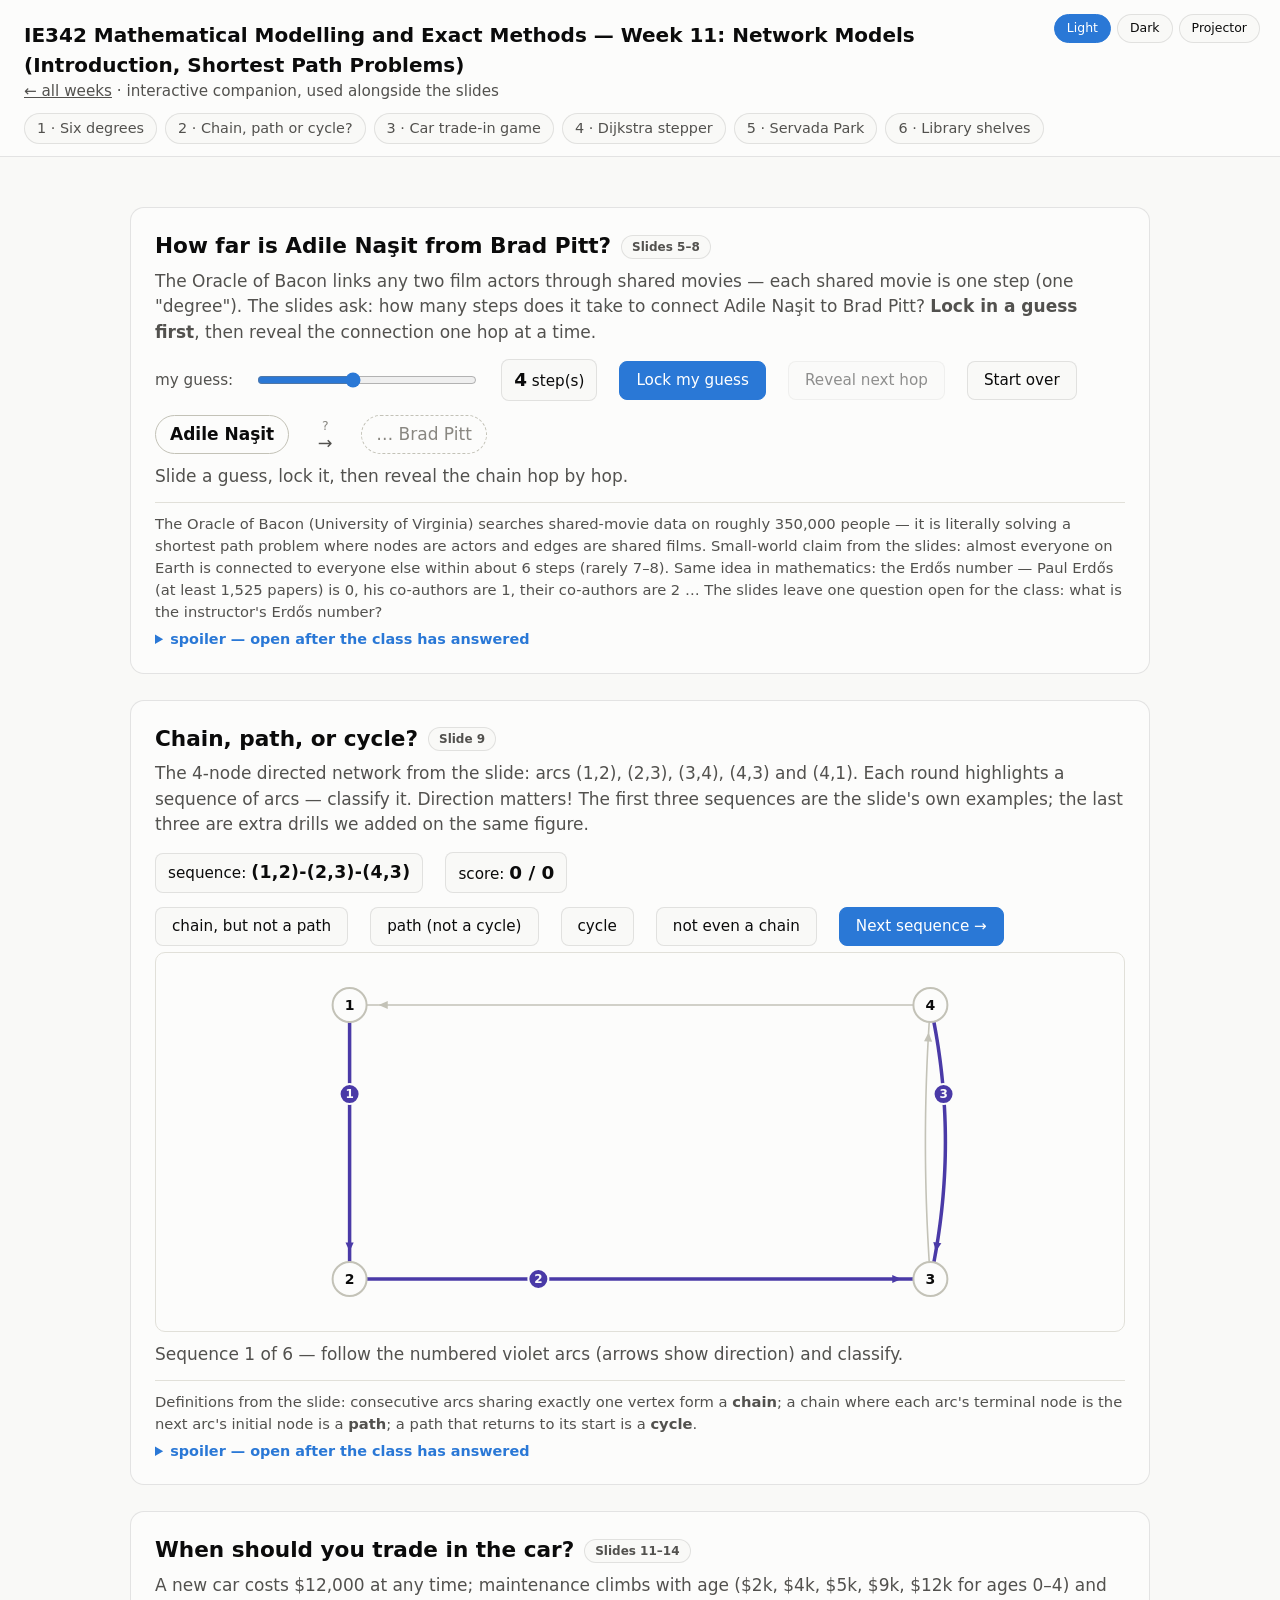
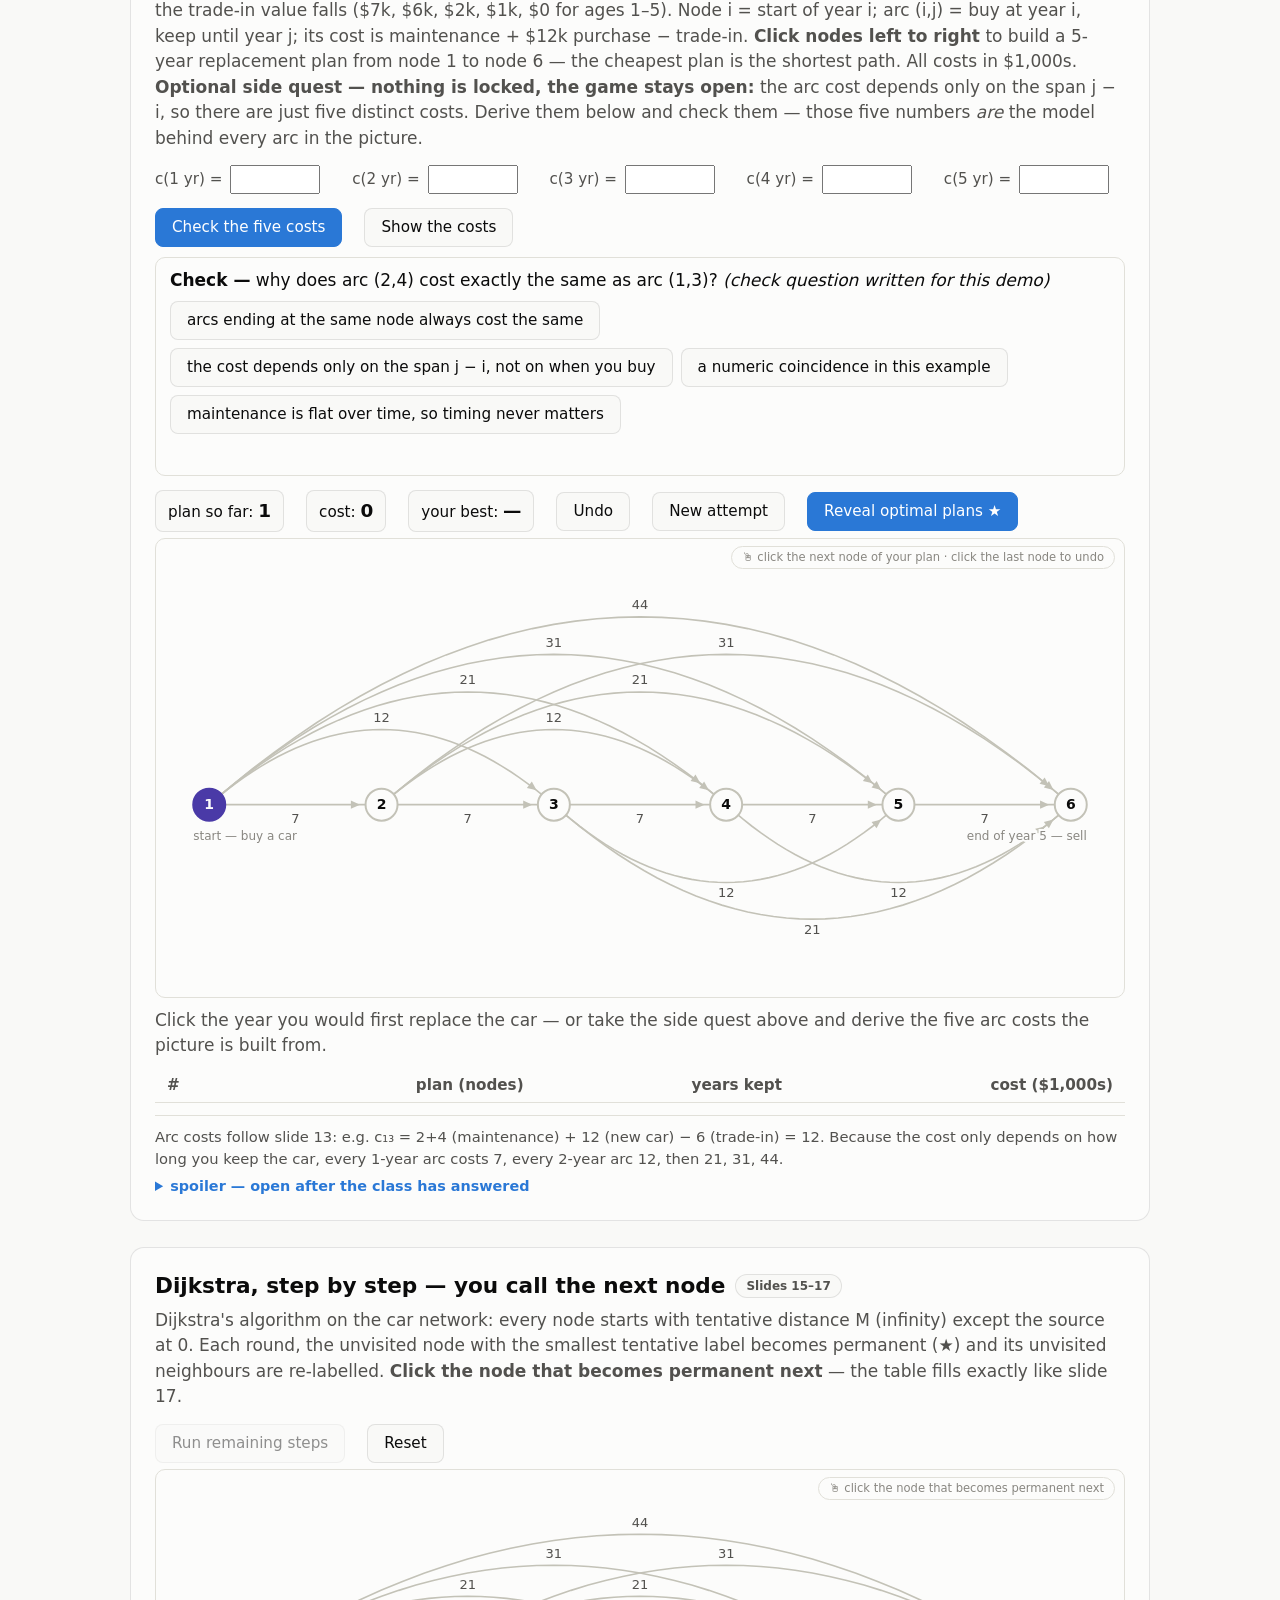
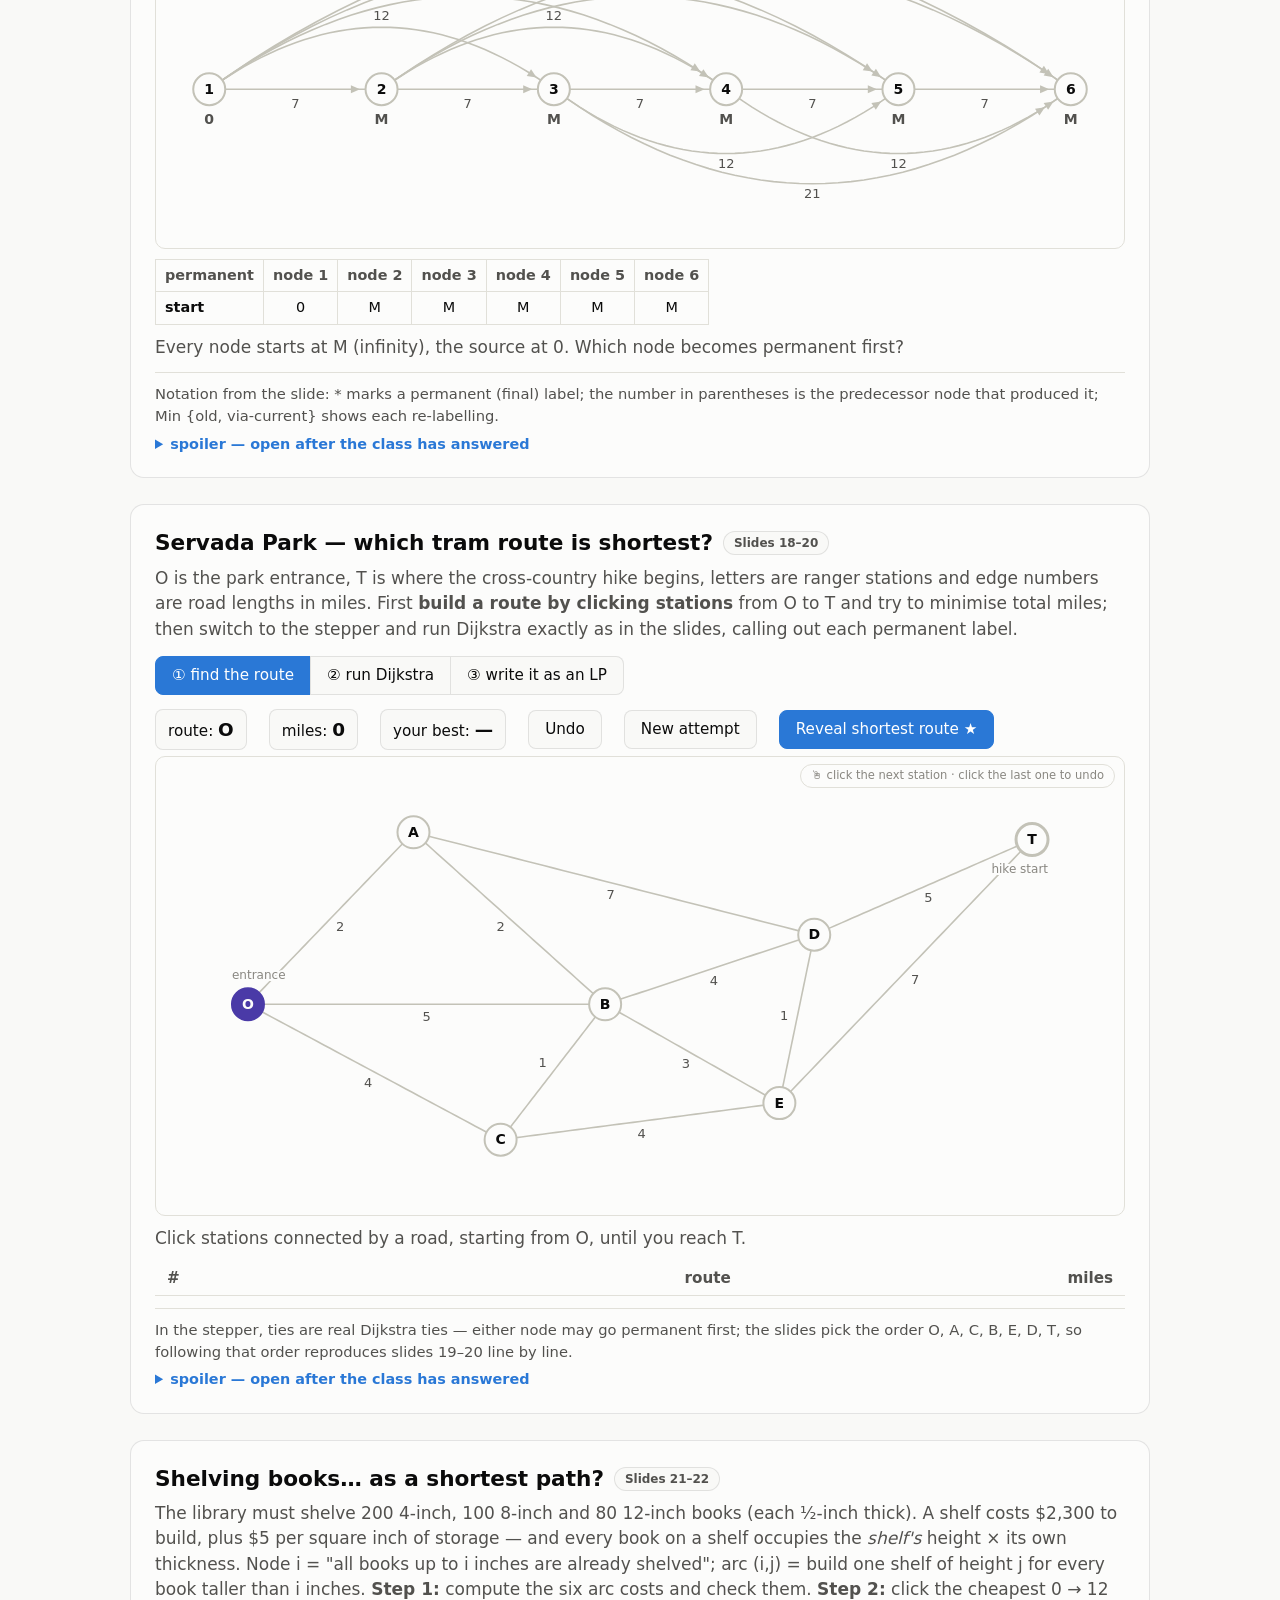
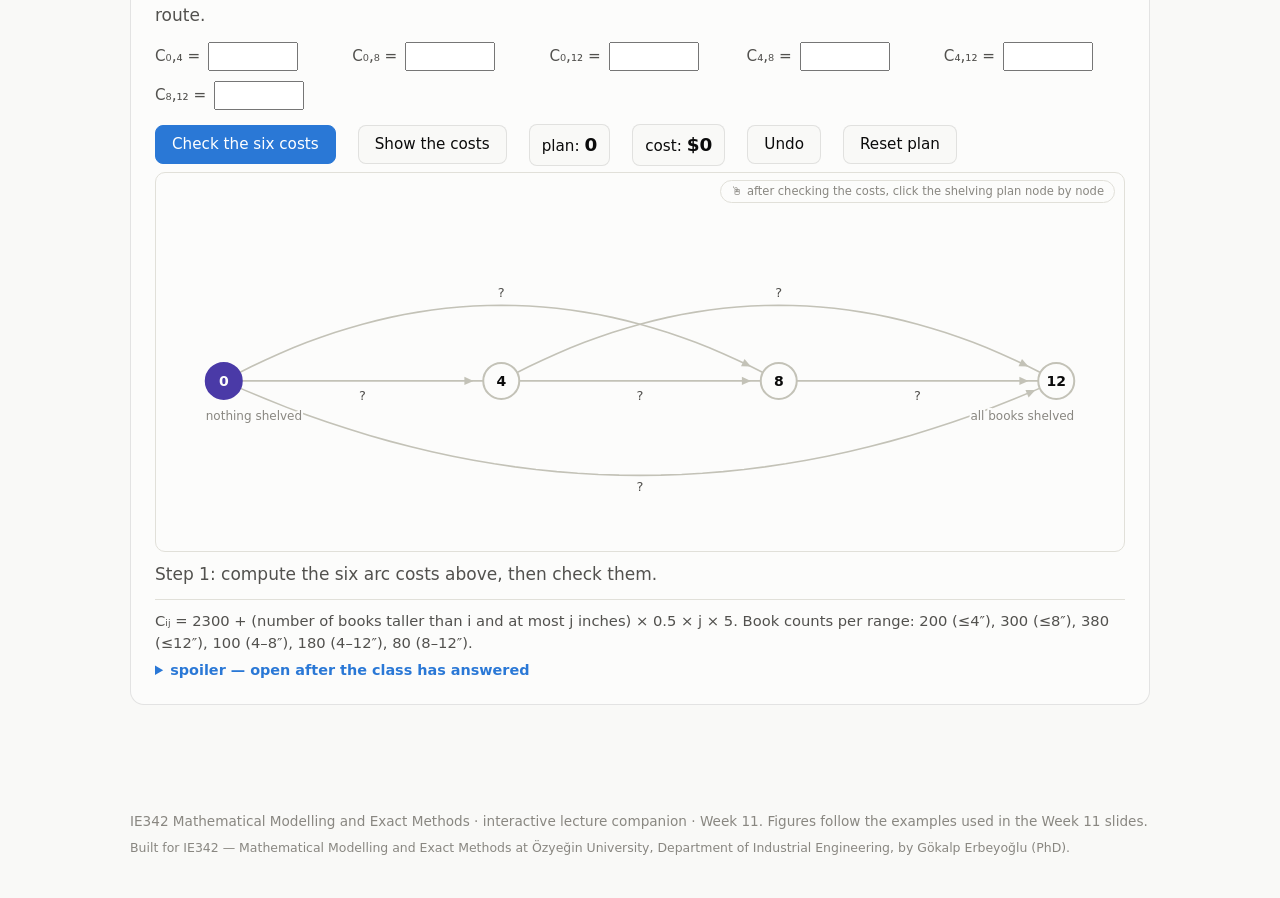
<file: week11.html>
<!DOCTYPE html>
<html lang="en">
<head>
<meta charset="UTF-8">
<meta name="viewport" content="width=device-width, initial-scale=1.0">
<title>IE342 · Week 11 — Network Models: Intro &amp; Shortest Paths (Interactive)</title>
<link rel="stylesheet" href="assets/style.css">
<script src="assets/theme.js"></script>
<style>
  /* keep the long page title clear of the absolutely-positioned theme switch */
  @media (min-width: 701px) {
    header.site h1 { padding-right: 250px; }
  }
  table.iter {
    border-collapse: collapse;
    font-variant-numeric: tabular-nums;
    font-size: 0.9rem;
    margin-top: 10px;
  }
  table.iter th, table.iter td {
    border: 1px solid var(--grid);
    padding: 5px 9px;
    text-align: center;
    min-width: 52px;
    white-space: nowrap;
  }
  table.iter th { color: var(--ink-2); }
  table.iter td:first-child, table.iter th:first-child { text-align: left; font-weight: 600; }
  table.iter td.perm { color: var(--s2); font-weight: 700; }
  .iter-wrap { overflow-x: auto; }
  .chainseq { font-size: 1.08rem; font-weight: 600; letter-spacing: 0.02em; }
  .hopchain { display: flex; flex-wrap: wrap; gap: 10px 6px; align-items: center; margin: 14px 0 4px; }
  .hopchain .actor {
    border: 1px solid var(--axis); border-radius: 999px; padding: 6px 14px;
    font-weight: 600; background: var(--surface);
  }
  .hopchain .actor.unknown { border-style: dashed; color: var(--muted); font-weight: 400; }
  .hopchain .hop { display: flex; flex-direction: column; align-items: center; min-width: 60px; }
  .hopchain .hop .movie { color: var(--muted); font-size: 0.78rem; text-align: center; }
  .hopchain .hop .arrow { color: var(--ink-2); font-size: 1.1rem; line-height: 1; }
  .costgrid { display: grid; grid-template-columns: repeat(auto-fit, minmax(150px, 1fr)); gap: 10px 16px; margin: 10px 0 4px; }
  .costgrid label { display: flex; align-items: center; gap: 8px; color: var(--ink-2); font-size: 0.95rem; white-space: nowrap; }
  .costgrid input { width: 90px; font: inherit; text-align: center; }
  /* quiz rows (same idiom as the week 1 lpquiz) */
  .qitem {
    border: 1px solid var(--grid);
    border-radius: 10px;
    padding: 10px 14px;
    margin: 10px 0;
  }
  .qitem p.qtext { margin: 0 0 8px; }
  .qitem .status { margin-top: 6px; }
  .qitem .opts { display: flex; flex-wrap: wrap; gap: 8px; }
  .qitem .opts button { text-align: left; white-space: normal; }
  /* road checkboxes for the Servada Park LP mode */
  .roadgrid { display: grid; grid-template-columns: repeat(auto-fit, minmax(128px, 1fr)); gap: 6px 14px; margin: 8px 0 10px; }
  .roadgrid label { display: flex; align-items: center; gap: 7px; color: var(--ink-2); font-size: 0.93rem; white-space: nowrap; cursor: pointer; }
  /* RHS pickers for the flow-balance question */
  .rhsrow { display: flex; flex-wrap: wrap; gap: 10px 18px; align-items: center; margin: 8px 0 4px; }
  .rhsrow label { display: flex; align-items: center; gap: 8px; color: var(--ink-2); font-size: 0.95rem; }
  .rhsrow select {
    font: inherit; padding: 4px 8px; border-radius: 8px;
    border: 1px solid var(--border); background: var(--page); color: var(--ink);
  }
</style>
</head>
<body>

<header class="site">
  <h1>IE342 Mathematical Modelling and Exact Methods — Week 11: Network Models (Introduction, Shortest Path Problems)</h1>
  <div class="sub"><a href="index.html" style="color:inherit">← all weeks</a> · interactive companion, used alongside the slides</div>
  <div class="theme-switch" id="theme-switch"></div>
  <nav class="widgets">
    <a href="#bacon">1 · Six degrees</a>
    <a href="#chainpath">2 · Chain, path or cycle?</a>
    <a href="#carplan">3 · Car trade-in game</a>
    <a href="#dijkstra1">4 · Dijkstra stepper</a>
    <a href="#park">5 · Servada Park</a>
    <a href="#shelves">6 · Library shelves</a>
  </nav>
</header>

<main>

<!-- ================= WIDGET 1 : ORACLE OF BACON ================= -->
<section class="widget" id="bacon">
  <h2>How far is Adile Naşit from Brad Pitt? <span class="chip">Slides 5–8</span></h2>
  <p class="howto">
    The Oracle of Bacon links any two film actors through shared movies — each shared movie is one
    step (one "degree"). The slides ask: how many steps does it take to connect Adile Naşit to
    Brad Pitt? <b>Lock in a guess first</b>, then reveal the connection one hop at a time.
  </p>
  <div class="controls">
    <label for="bc-guess">my guess:</label>
    <input type="range" id="bc-guess" min="1" max="8" step="1" value="4">
    <span class="readout"><b id="bc-gval">4</b> step(s)</span>
    <button id="bc-lock" class="primary">Lock my guess</button>
    <button id="bc-next" class="locked">Reveal next hop</button>
    <button id="bc-reset">Start over</button>
  </div>
  <div class="hopchain" id="bc-chain"></div>
  <p class="status info" id="bc-status">Slide a guess, lock it, then reveal the chain hop by hop.</p>
  <div id="bc-quiz" style="display:none">
    <div class="qitem">
      <p class="qtext"><b>Final check —</b> the Oracle finds chains like this by solving a shortest
        path problem. On <em>which graph</em> does “degrees of separation” become a shortest path?
        <em>(quiz item written for this demo)</em></p>
      <div class="opts">
        <button id="bc-q-films">nodes = films, edges weighted by how many actors two films share</button>
        <button id="bc-q-actors">nodes = actors, an edge joins two actors iff they share a film, every edge has length 1</button>
        <button id="bc-q-time">nodes = actors, directed arcs pointing only from earlier films to later ones</button>
      </div>
      <p class="status info" id="bc-qfb">Pick the graph where “3 steps” literally means “a shortest path with 3 edges”.</p>
    </div>
  </div>
  <div class="note">
    The Oracle of Bacon (University of Virginia) searches shared-movie data on roughly 350,000
    people — it is literally solving a shortest path problem where nodes are actors and edges are
    shared films. Small-world claim from the slides: almost everyone on Earth is connected to
    everyone else within about 6 steps (rarely 7–8). Same idea in mathematics: the Erdős number —
    Paul Erdős (at least 1,525 papers) is 0, his co-authors are 1, their co-authors are 2 …
    The slides leave one question open for the class: what is the instructor's Erdős number?
    <details class="spoiler"><summary>spoiler — open after the class has answered</summary>
      3 steps: Adile Naşit was in <em>Aile Şerefi</em> (1976) with Eriş Akman, who was in
      <em>Slipstream</em> (1989) with Ben Kingsley, who was in <em>War Machine</em> (2017) with
      Brad Pitt. And this is not the only 3-step link — unusual connections are not unusual at all.
    </details>
  </div>
</section>

<!-- ================= WIDGET 2 : CHAIN / PATH / CYCLE ================= -->
<section class="widget" id="chainpath">
  <h2>Chain, path, or cycle? <span class="chip">Slide 9</span></h2>
  <p class="howto">
    The 4-node directed network from the slide: arcs (1,2), (2,3), (3,4), (4,3) and (4,1). Each round
    highlights a sequence of arcs — classify it. Direction matters! The first three sequences are the
    slide's own examples; the last three are extra drills we added on the same figure.
  </p>
  <div class="controls">
    <span class="readout">sequence: <span class="chainseq" id="cp-seq">—</span></span>
    <span class="readout">score: <b id="cp-score">0 / 0</b></span>
  </div>
  <div class="controls">
    <button id="cp-chain">chain, but not a path</button>
    <button id="cp-path">path (not a cycle)</button>
    <button id="cp-cycle">cycle</button>
    <button id="cp-none">not even a chain</button>
    <button id="cp-nextq" class="primary">Next sequence →</button>
  </div>
  <canvas class="viz short" id="c-cp"></canvas>
  <p class="status info" id="cp-status"></p>
  <div class="note">
    Definitions from the slide: consecutive arcs sharing exactly one vertex form a <b>chain</b>;
    a chain where each arc's terminal node is the next arc's initial node is a <b>path</b>;
    a path that returns to its start is a <b>cycle</b>.
    <details class="spoiler"><summary>spoiler — open after the class has answered</summary>
      Slide 9's answers: (1,2)-(2,3)-(4,3) is a chain but not a path (the last arc runs backwards);
      (1,2)-(2,3)-(3,4) is a path; (1,2)-(2,3)-(3,4)-(4,1) is a cycle.
    </details>
  </div>
</section>

<!-- ================= WIDGET 3 : CAR TRADE-IN GAME ================= -->
<section class="widget" id="carplan">
  <h2>When should you trade in the car? <span class="chip">Slides 11–14</span></h2>
  <p class="howto">
    A new car costs $12,000 at any time; maintenance climbs with age ($2k, $4k, $5k, $9k, $12k for
    ages 0–4) and the trade-in value falls ($7k, $6k, $2k, $1k, $0 for ages 1–5). Node i = start of
    year i; arc (i,j) = buy at year i, keep until year j; its cost is maintenance + $12k purchase −
    trade-in. <b>Click nodes left to right</b> to build a 5-year replacement plan from node 1 to
    node 6 — the cheapest plan is the shortest path. All costs in $1,000s.
    <b>Optional side quest — nothing is locked, the game stays open:</b> the arc cost depends only on
    the span j − i, so there are just five distinct costs. Derive them below and check them — those
    five numbers <em>are</em> the model behind every arc in the picture.
  </p>
  <div class="costgrid">
    <label>c(1 yr) = <input type="number" id="car-i1" step="any"></label>
    <label>c(2 yr) = <input type="number" id="car-i2" step="any"></label>
    <label>c(3 yr) = <input type="number" id="car-i3" step="any"></label>
    <label>c(4 yr) = <input type="number" id="car-i4" step="any"></label>
    <label>c(5 yr) = <input type="number" id="car-i5" step="any"></label>
  </div>
  <div class="controls">
    <button id="car-check" class="primary">Check the five costs</button>
    <button id="car-show">Show the costs</button>
  </div>
  <div class="qitem">
    <p class="qtext"><b>Check —</b> why does arc (2,4) cost exactly the same as arc (1,3)?
      <em>(check question written for this demo)</em></p>
    <div class="opts">
      <button id="car-q-node">arcs ending at the same node always cost the same</button>
      <button id="car-q-span">the cost depends only on the span j − i, not on when you buy</button>
      <button id="car-q-coin">a numeric coincidence in this example</button>
      <button id="car-q-flat">maintenance is flat over time, so timing never matters</button>
    </div>
    <p class="status info" id="car-qfb"></p>
  </div>
  <div class="controls">
    <span class="readout">plan so far: <b id="car-plan">1</b></span>
    <span class="readout">cost: <b id="car-total">0</b></span>
    <span class="readout">your best: <b id="car-best">—</b></span>
    <button id="car-undo">Undo</button>
    <button id="car-reset">New attempt</button>
    <button id="car-reveal" class="primary">Reveal optimal plans ★</button>
  </div>
  <canvas class="viz" id="c-car"></canvas>
  <p class="status info" id="car-status"></p>
  <div style="overflow-x:auto">
    <table class="attempts" id="car-log">
      <thead><tr><th>#</th><th>plan (nodes)</th><th>years kept</th><th>cost ($1,000s)</th></tr></thead>
      <tbody></tbody>
    </table>
  </div>
  <div class="note">
    Arc costs follow slide 13: e.g. c₁₃ = 2+4 (maintenance) + 12 (new car) − 6 (trade-in) = 12.
    Because the cost only depends on how long you keep the car, every 1-year arc costs 7, every
    2-year arc 12, then 21, 31, 44.
    <details class="spoiler"><summary>spoiler — open after the class has answered</summary>
      Slide 14: three plans tie at the minimum of 31 ($31,000): 1-3-5-6, 1-3-4-6 and 1-2-4-6 —
      i.e. keep the car 2+2+1, 2+1+2 or 1+2+2 years. Keeping one car all five years costs 44.
    </details>
  </div>
</section>

<!-- ================= WIDGET 4 : DIJKSTRA STEPPER (EXAMPLE 1) ================= -->
<section class="widget" id="dijkstra1">
  <h2>Dijkstra, step by step — you call the next node <span class="chip">Slides 15–17</span></h2>
  <p class="howto">
    Dijkstra's algorithm on the car network: every node starts with tentative distance M (infinity)
    except the source at 0. Each round, the unvisited node with the smallest tentative label becomes
    permanent (★) and its unvisited neighbours are re-labelled. <b>Click the node that becomes
    permanent next</b> — the table fills exactly like slide 17.
  </p>
  <div class="controls">
    <button id="dj-run" class="locked">Run remaining steps</button>
    <button id="dj-reset">Reset</button>
  </div>
  <canvas class="viz short" id="c-dj"></canvas>
  <div class="iter-wrap">
    <table class="iter" id="dj-table"></table>
  </div>
  <p class="status info" id="dj-status"></p>
  <div class="note">
    Notation from the slide: * marks a permanent (final) label; the number in parentheses is the
    predecessor node that produced it; Min {old, via-current} shows each re-labelling.
    <details class="spoiler"><summary>spoiler — open after the class has answered</summary>
      Permanent order 1, 2, 3, 4, 5, 6 with final labels 0, 7, 12, 19, 24, 31. Back-tracing the
      predecessors 31*(5) → 24*(3) → 12*(1) gives the shortest path 1-3-5-6 with length 31 —
      the same 31 the class found by hand in the game above.
    </details>
  </div>
</section>

<!-- ================= WIDGET 5 : SERVADA PARK ================= -->
<section class="widget" id="park">
  <h2>Servada Park — which tram route is shortest? <span class="chip">Slides 18–20</span></h2>
  <p class="howto">
    O is the park entrance, T is where the cross-country hike begins, letters are ranger stations and
    edge numbers are road lengths in miles. First <b>build a route by clicking stations</b> from O
    to T and try to minimise total miles; then switch to the stepper and run Dijkstra exactly as in
    the slides, calling out each permanent label.
  </p>
  <div class="controls">
    <span class="segwrap">
      <button class="seg active" id="pk-mroute">① find the route</button>
      <button class="seg" id="pk-mdijk">② run Dijkstra</button>
      <button class="seg" id="pk-mlp">③ write it as an LP</button>
    </span>
  </div>
  <div id="pk-route-ui">
    <div class="controls">
      <span class="readout">route: <b id="pk-route">O</b></span>
      <span class="readout">miles: <b id="pk-len">0</b></span>
      <span class="readout">your best: <b id="pk-best">—</b></span>
      <button id="pk-undo">Undo</button>
      <button id="pk-reset">New attempt</button>
      <button id="pk-reveal" class="primary">Reveal shortest route ★</button>
    </div>
  </div>
  <div id="pk-dijk-ui" style="display:none">
    <div class="controls">
      <button id="pk-run" class="locked">Run remaining steps</button>
      <button id="pk-dreset">Reset algorithm</button>
    </div>
  </div>
  <div id="pk-lp-ui" style="display:none">
    <p class="howto" style="margin-bottom:6px">
      Optional side quest — no leaderboard, no lock, the two game modes stay open. The picture is
      secretly an LP: send one tram-unit of flow from O to T at minimum total miles. Three checks,
      map below for reference. <em>(quiz items written for this demo, on the slides’ Servada Park
      network)</em>
    </p>
    <div class="qitem">
      <p class="qtext"><b>(a)</b> One decision variable per road. What does xᵢⱼ mean?</p>
      <div class="opts">
        <button id="pk-qa-miles">the number of miles the tram drives on road (i,j)</button>
        <button id="pk-qa-use">1 if the tram’s route uses road (i,j), 0 otherwise</button>
        <button id="pk-qa-visit">1 if station i is visited, 0 otherwise</button>
      </div>
      <p class="status info" id="pk-qa-fb"></p>
    </div>
    <div class="qitem">
      <p class="qtext"><b>(b)</b> Every node gets a flow-balance constraint, written as
        (flow out) − (flow in) = RHS. Set the three right-hand sides:</p>
      <div class="rhsrow">
        <label>entrance O: <select id="pk-rhs-o"><option value="">?</option><option value="+1">+1</option><option value="0">0</option><option value="-1">−1</option></select></label>
        <label>stations A–E: <select id="pk-rhs-mid"><option value="">?</option><option value="+1">+1</option><option value="0">0</option><option value="-1">−1</option></select></label>
        <label>hike start T: <select id="pk-rhs-t"><option value="">?</option><option value="+1">+1</option><option value="0">0</option><option value="-1">−1</option></select></label>
        <button id="pk-rhs-check" class="primary">Check the RHS</button>
      </div>
      <p class="status info" id="pk-rhs-fb"></p>
    </div>
    <div class="qitem">
      <p class="qtext"><b>(c)</b> Station B’s balance row — tick every road whose variable appears
        in it (and none that don’t belong):</p>
      <div class="roadgrid" id="pk-lp-roads"></div>
      <div class="controls" style="margin-top:0">
        <button id="pk-row-check" class="primary">Check B’s row</button>
      </div>
      <p class="status info" id="pk-row-fb"></p>
    </div>
  </div>
  <canvas class="viz" id="c-pk"></canvas>
  <p class="status info" id="pk-status"></p>
  <div id="pk-route-log" style="overflow-x:auto">
    <table class="attempts" id="pk-log">
      <thead><tr><th>#</th><th>route</th><th>miles</th></tr></thead>
      <tbody></tbody>
    </table>
  </div>
  <div class="iter-wrap" id="pk-table-wrap" style="display:none">
    <table class="iter" id="pk-table"></table>
  </div>
  <div class="note">
    In the stepper, ties are real Dijkstra ties — either node may go permanent first; the slides pick
    the order O, A, C, B, E, D, T, so following that order reproduces slides 19–20 line by line.
    <details class="spoiler"><summary>spoiler — open after the class has answered</summary>
      T's permanent label is 13 miles. Back-trace: 13 −(5)→ 8 −(4)→ 4 −(2)→ 2 −(2)→ 0, i.e.
      T–D–B–A–O, so the tram route is O–A–B–D–T. Slide 20 also notes the alternative optimum
      O–A–B–E–D–T (2+2+3+1+5 = 13).
    </details>
  </div>
</section>

<!-- ================= WIDGET 6 : LIBRARY SHELVES ================= -->
<section class="widget" id="shelves">
  <h2>Shelving books… as a shortest path? <span class="chip">Slides 21–22</span></h2>
  <p class="howto">
    The library must shelve 200 4-inch, 100 8-inch and 80 12-inch books (each ½-inch thick). A shelf
    costs $2,300 to build, plus $5 per square inch of storage — and every book on a shelf occupies
    the <em>shelf's</em> height × its own thickness. Node i = "all books up to i inches are already
    shelved"; arc (i,j) = build one shelf of height j for every book taller than i inches.
    <b>Step 1:</b> compute the six arc costs and check them. <b>Step 2:</b> click the cheapest
    0 → 12 route.
  </p>
  <div class="costgrid">
    <label>C₀,₄ = <input type="number" id="sh-i04" step="any"></label>
    <label>C₀,₈ = <input type="number" id="sh-i08" step="any"></label>
    <label>C₀,₁₂ = <input type="number" id="sh-i012" step="any"></label>
    <label>C₄,₈ = <input type="number" id="sh-i48" step="any"></label>
    <label>C₄,₁₂ = <input type="number" id="sh-i412" step="any"></label>
    <label>C₈,₁₂ = <input type="number" id="sh-i812" step="any"></label>
  </div>
  <div class="controls">
    <button id="sh-check" class="primary">Check the six costs</button>
    <button id="sh-show">Show the costs</button>
    <span class="readout">plan: <b id="sh-plan">0</b></span>
    <span class="readout">cost: <b id="sh-total">$0</b></span>
    <button id="sh-undo">Undo</button>
    <button id="sh-reset">Reset plan</button>
  </div>
  <canvas class="viz short" id="c-sh"></canvas>
  <p class="status info" id="sh-status"></p>
  <div class="note">
    Cᵢⱼ = 2300 + (number of books taller than i and at most j inches) × 0.5 × j × 5. Book counts per
    range: 200 (≤4″), 300 (≤8″), 380 (≤12″), 100 (4–8″), 180 (4–12″), 80 (8–12″).
    <details class="spoiler"><summary>spoiler — open after the class has answered</summary>
      Slide 22: C₀,₄=4300, C₀,₈=8300, C₀,₁₂=13700, C₄,₈=4300, C₄,₁₂=7700, C₈,₁₂=4700. The shortest
      0 → 12 path is 0–4–12 with length $12,000: build a 4-inch shelf for the 200 short books and a
      12-inch shelf for the other 180.
    </details>
  </div>
</section>

</main>

<footer class="site">
  IE342 Mathematical Modelling and Exact Methods · interactive lecture companion · Week 11.
  Figures follow the examples used in the Week 11 slides.
  <div class="credit">Built for IE342 — Mathematical Modelling and Exact Methods at Özyeğin University, Department of Industrial Engineering, by Gökalp Erbeyoğlu (PhD).</div>
</footer>

<script src="assets/viz.js"></script>
<script>
const el = id => document.getElementById(id);
const fmt = (v, d = 2) => Number(v).toFixed(d);

/* === SHARED NETWORK-DRAWING HELPERS (canvas, theme-token colors only) === */

function vfont(px, bold) {
  const s = parseFloat(VIZ.cssv('--viz-font-scale')) || 1;
  return (bold ? '600 ' : '') + Math.round(px * s) + 'px system-ui, sans-serif';
}

// sampled quadratic bezier from a to b, bowed sideways by `bow` px
function bezPts(a, b, bow) {
  const mx = (a.x + b.x) / 2, my = (a.y + b.y) / 2;
  const dx = b.x - a.x, dy = b.y - a.y, L = Math.hypot(dx, dy) || 1;
  const nx = -dy / L, ny = dx / L;
  const cx = mx + nx * bow, cy = my + ny * bow;
  const pts = [];
  for (let k = 0; k <= 40; k++) {
    const u = k / 40;
    pts.push({
      x: (1 - u) * (1 - u) * a.x + 2 * (1 - u) * u * cx + u * u * b.x,
      y: (1 - u) * (1 - u) * a.y + 2 * (1 - u) * u * cy + u * u * b.y,
    });
  }
  return pts;
}

// text with a surface-colored halo so labels stay readable over edges
function halo(ctx, t, txt, x, y, color, px, bold, align, baseline) {
  ctx.save();
  ctx.font = vfont(px || 13, bold);
  ctx.textAlign = align || 'center';
  ctx.textBaseline = baseline || 'middle';
  ctx.lineWidth = 4;
  ctx.strokeStyle = t.surface;
  ctx.strokeText(txt, x, y);
  ctx.fillStyle = color;
  ctx.fillText(txt, x, y);
  ctx.restore();
}

function drawLink(ctx, t, a, b, o = {}) {
  const pts = bezPts(a, b, o.bow || 0);
  ctx.save();
  ctx.strokeStyle = o.color || t.axis;
  ctx.lineWidth = o.width || 1.6;
  if (o.dash) ctx.setLineDash(o.dash);
  ctx.beginPath();
  pts.forEach((p, i) => i ? ctx.lineTo(p.x, p.y) : ctx.moveTo(p.x, p.y));
  ctx.stroke();
  ctx.setLineDash([]);
  if (o.arrow) {
    const R = (o.nodeR || 16) + 4;
    let tip = pts[pts.length - 1], prev = pts[pts.length - 2];
    for (let k = pts.length - 1; k > 0; k--) {
      if (Math.hypot(pts[k].x - b.x, pts[k].y - b.y) >= R) { tip = pts[k]; prev = pts[k - 1]; break; }
    }
    const ang = Math.atan2(tip.y - prev.y, tip.x - prev.x);
    ctx.beginPath();
    ctx.moveTo(tip.x, tip.y);
    ctx.lineTo(tip.x - 10 * Math.cos(ang - 0.42), tip.y - 10 * Math.sin(ang - 0.42));
    ctx.lineTo(tip.x - 10 * Math.cos(ang + 0.42), tip.y - 10 * Math.sin(ang + 0.42));
    ctx.closePath();
    ctx.fillStyle = o.color || t.axis;
    ctx.fill();
  }
  if (o.label !== undefined) {
    const mid = pts[20];
    const dx = b.x - a.x, dy = b.y - a.y, L = Math.hypot(dx, dy) || 1;
    const nx = -dy / L, ny = dx / L;
    const off = o.labelOff !== undefined ? o.labelOff : 14;
    const s = (o.bow || 0) !== 0 ? Math.sign(o.bow) : (o.side || 1);
    halo(ctx, t, String(o.label), mid.x + nx * off * s, mid.y + ny * off * s,
      o.labelColor || t.ink2, o.labelSize || 13, o.labelBold);
  }
  ctx.restore();
}

function drawNodeCircle(ctx, t, n, txt, o = {}) {
  const r = o.r || 16;
  ctx.save();
  ctx.beginPath();
  ctx.arc(n.x, n.y, r, 0, 2 * Math.PI);
  ctx.fillStyle = o.fill || t.surface;
  ctx.fill();
  ctx.lineWidth = o.ring ? 3 : 2;
  ctx.strokeStyle = o.stroke || t.axis;
  ctx.stroke();
  ctx.font = vfont(o.size || 14, true);
  ctx.textAlign = 'center';
  ctx.textBaseline = 'middle';
  ctx.fillStyle = o.fill && o.fill !== t.surface ? t.surface : t.ink;
  ctx.fillText(txt, n.x, n.y + 1);
  ctx.restore();
}

function hitNode(nodes, px, py, r) {
  return nodes.find(n => Math.hypot(n.x - px, n.y - py) <= r + 9);
}

/* === CAR NETWORK (Example 1) — shared by widgets 3 and 4.
   Arc cost depends only on the span: 1yr=7, 2yr=12, 3yr=21, 4yr=31, 5yr=44
   (slide 13). Up-bowed arcs from nodes 1-2, down-bowed from 3-4, like slide 14. */
const CAR_SPAN = [null, 7, 12, 21, 31, 44];
const CAR_MAINT = [2, 4, 5, 9, 12];         // maintenance by age 0..4 ($1,000s)
const CAR_TRADE = [null, 7, 6, 2, 1, 0];    // trade-in by age 1..5 ($1,000s)
const CAR_ARCS = [];
for (let i = 1; i <= 5; i++) {
  for (let j = i + 1; j <= 6; j++) {
    const span = j - i;
    CAR_ARCS.push({ i, j, c: CAR_SPAN[span], dir: span === 1 ? 'base' : (i <= 2 ? 'up' : 'down') });
  }
}
const carCost = path => path.slice(1).reduce((s, n, k) => s + CAR_SPAN[n - path[k]], 0);

function carLayout(canvas) {
  const { ctx, w, h } = VIZ.setup(canvas);
  const padX = Math.max(40, w * 0.055);
  const y = h * 0.58;
  const nodes = [];
  for (let i = 1; i <= 6; i++) nodes.push({ id: i, x: padX + (i - 1) / 5 * (w - 2 * padX), y });
  return { ctx, w, h, nodes };
}

// arcStyle(i,j) may return {color,width,dash,labelColor,labelBold} overrides
function drawCarNet(canvas, t, opts = {}) {
  const { ctx, h, nodes } = carLayout(canvas);
  const R = 16;
  CAR_ARCS.forEach(a => {
    const span = a.j - a.i;
    let bow = 0;
    if (a.dir === 'up') bow = -2 * span * 0.082 * h;
    if (a.dir === 'down') bow = 2 * (span === 2 ? 0.17 : 0.25) * h;
    const st = (opts.arcStyle && opts.arcStyle(a.i, a.j)) || {};
    drawLink(ctx, t, nodes[a.i - 1], nodes[a.j - 1], {
      bow, arrow: true, nodeR: R, label: a.c, labelOff: a.dir === 'base' ? 15 : 11,
      color: st.color, width: st.width || 1.6, dash: st.dash,
      labelColor: st.labelColor, labelBold: st.labelBold,
    });
  });
  nodes.forEach(n => {
    const o = (opts.nodeStyle && opts.nodeStyle(n.id)) || {};
    drawNodeCircle(ctx, t, n, String(n.id), { r: R, fill: o.fill, stroke: o.stroke, ring: o.ring });
  });
  if (opts.after) opts.after(ctx, nodes);
  return nodes;
}

/* ============================================================
   WIDGET 1 — Oracle of Bacon guess (slides 5-8)
   Chain from slide 7: Naşit -Aile Şerefi(1976)- Akman
   -Slipstream(1989)- Kingsley -War Machine(2017)- Pitt = 3 steps.
   ============================================================ */
(() => {
  const HOPS = [
    { movie: 'Aile Şerefi (1976)', actor: 'Eriş Akman' },
    { movie: 'Slipstream (1989)', actor: 'Ben Kingsley' },
    { movie: 'War Machine (2017)', actor: 'Brad Pitt' },
  ];
  let locked = false, shown = 0;

  function render() {
    const box = el('bc-chain');
    let html = '<span class="actor">Adile Naşit</span>';
    for (let k = 0; k < shown; k++) {
      html += '<span class="hop"><span class="movie">' + HOPS[k].movie + '</span><span class="arrow">→</span></span>';
      html += '<span class="actor">' + HOPS[k].actor + '</span>';
    }
    if (shown < HOPS.length) {
      html += '<span class="hop"><span class="movie">?</span><span class="arrow">→</span></span>';
      html += '<span class="actor unknown">… Brad Pitt</span>';
    }
    box.innerHTML = html;
  }

  el('bc-guess').addEventListener('input', () => { el('bc-gval').textContent = el('bc-guess').value; });

  el('bc-lock').addEventListener('click', () => {
    if (locked) return;
    locked = true;
    el('bc-guess').disabled = true;
    el('bc-next').classList.remove('locked');
    el('bc-status').className = 'status info';
    el('bc-status').textContent = 'Guess locked: ' + el('bc-guess').value + ' step(s). Now reveal the hops.';
  });

  el('bc-next').addEventListener('click', () => {
    const st = el('bc-status');
    if (!locked) {
      st.className = 'status bad';
      st.textContent = 'Lock a guess first — predictions before answers!';
      return;
    }
    if (shown >= HOPS.length) return;
    shown++;
    render();
    if (shown === HOPS.length) {
      const g = +el('bc-guess').value;
      st.className = g === 3 ? 'status ok' : 'status info';
      st.textContent = (g === 3 ? '✓ Spot on — ' : 'You guessed ' + g + '; ') +
        'the Oracle needs only 3 steps. Two Hollywood-scale hops after one Yeşilçam hop!';
      el('bc-quiz').style.display = '';
    } else {
      st.className = 'status info';
      st.textContent = 'Hop ' + shown + ' of 3 revealed — who bridges the gap next?';
    }
  });

  el('bc-reset').addEventListener('click', () => {
    locked = false; shown = 0;
    el('bc-guess').disabled = false;
    el('bc-next').classList.add('locked');
    el('bc-status').className = 'status info';
    el('bc-status').textContent = 'Slide a guess, lock it, then reveal the chain hop by hop.';
    el('bc-quiz').style.display = 'none';
    el('bc-qfb').className = 'status info';
    el('bc-qfb').textContent = 'Pick the graph where “3 steps” literally means “a shortest path with 3 edges”.';
    render();
  });

  /* ---- final check (quiz item written for this demo): which graph does the Oracle search? ---- */
  const BQ = {
    'bc-q-actors': { ok: true, fb: 'Each shared film is one edge of length 1 between two actor-nodes, so “degrees of separation” is exactly the number of edges on the shortest Naşit–Pitt path: 3.' },
    'bc-q-films': { ok: false, fb: 'With films as nodes you would measure film-to-film distance, and the actor-count weights would make some hops “cost” more than others — but one shared movie is exactly one degree, always. Actors are the nodes; the shared films are the (length-1) edges.' },
    'bc-q-time': { ok: false, fb: 'Co-starring is symmetric — the Naşit–Akman edge counts in both directions, and the 1976 → 2017 ordering never mattered in the chain. No arrows, no weights: plain edges of length 1.' },
  };
  Object.keys(BQ).forEach(id => el(id).addEventListener('click', () => {
    const fb = el('bc-qfb');
    fb.className = 'status ' + (BQ[id].ok ? 'ok' : 'bad');
    fb.textContent = (BQ[id].ok ? '✓ ' : '✗ ') + BQ[id].fb;
  }));

  render();
})();

/* ============================================================
   WIDGET 2 — chain / path / cycle quiz (slide 9)
   Figure: nodes 1(TL) 4(TR) 2(BL) 3(BR); arcs (1,2)(2,3)(3,4)(4,3)(4,1).
   ============================================================ */
(() => {
  const canvas = el('c-cp');
  const ARCS = [
    { a: 1, b: 2, bow: 0 },
    { a: 2, b: 3, bow: 0 },
    { a: 3, b: 4, bow: -10 },
    { a: 4, b: 3, bow: -30 },
    { a: 4, b: 1, bow: 0 },
  ];
  // first three sequences are slide 9's own; the rest are extra drills on the same figure
  const SEQS = [
    [[1, 2], [2, 3], [4, 3]],
    [[1, 2], [2, 3], [3, 4]],
    [[1, 2], [2, 3], [3, 4], [4, 1]],
    [[4, 3], [2, 3]],
    [[4, 1], [1, 2], [2, 3], [3, 4]],
    [[1, 2], [3, 4]],
  ];
  let q = 0, answered = false, score = 0, asked = 0;

  function analyze(arcs) {
    let chain = true, gapAt = -1, dirBreak = -1;
    for (let k = 1; k < arcs.length; k++) {
      const shared = arcs[k - 1].filter(v => arcs[k].includes(v));
      if (shared.length === 0) { chain = false; gapAt = k; break; }
      if (arcs[k - 1][1] !== arcs[k][0] && dirBreak < 0) dirBreak = k;
    }
    const path = chain && dirBreak < 0;
    const cycle = path && arcs[0][0] === arcs[arcs.length - 1][1];
    const ans = cycle ? 'cycle' : path ? 'path' : chain ? 'chain' : 'none';
    return { ans, gapAt, dirBreak };
  }

  const seqText = arcs => arcs.map(a => '(' + a[0] + ',' + a[1] + ')').join('-');

  function layout() {
    const { ctx, w, h } = VIZ.setup(canvas);
    const px = Math.max(60, w * 0.2), py = 52;
    const P = {
      1: { x: px, y: py }, 4: { x: w - px, y: py },
      2: { x: px, y: h - py }, 3: { x: w - px, y: h - py },
    };
    return { ctx, w, h, P };
  }

  function draw() {
    const { ctx, P } = layout();
    const t = VIZ.theme();
    const cur = SEQS[q];
    ARCS.forEach(a => {
      // which position (if any) does this arc hold in the quizzed sequence?
      const k = cur.findIndex(s => s[0] === a.a && s[1] === a.b);
      drawLink(ctx, t, P[a.a], P[a.b], {
        bow: a.bow, arrow: true, nodeR: 17,
        color: k >= 0 ? t.s5 : t.axis, width: k >= 0 ? 3.5 : 1.6,
      });
      if (k >= 0) {
        const pts = bezPts(P[a.a], P[a.b], a.bow);
        const m = pts[13];
        ctx.save();
        ctx.beginPath();
        ctx.arc(m.x, m.y, 10, 0, 2 * Math.PI);
        ctx.fillStyle = t.s5;
        ctx.fill();
        ctx.lineWidth = 2;
        ctx.strokeStyle = t.surface;
        ctx.stroke();
        ctx.font = vfont(12, true);
        ctx.textAlign = 'center';
        ctx.textBaseline = 'middle';
        ctx.fillStyle = t.surface;
        ctx.fillText(String(k + 1), m.x, m.y + 1);
        ctx.restore();
      }
    });
    [1, 2, 3, 4].forEach(n => drawNodeCircle(ctx, t, P[n], String(n), { r: 17 }));
  }

  function ask() {
    answered = false;
    el('cp-seq').textContent = seqText(SEQS[q]);
    el('cp-status').className = 'status info';
    el('cp-status').textContent = 'Sequence ' + (q + 1) + ' of ' + SEQS.length +
      ' — follow the numbered violet arcs (arrows show direction) and classify.';
    draw();
  }

  function judge(clicked) {
    const st = el('cp-status');
    if (answered) {
      st.className = 'status info';
      st.textContent = 'Already answered — press “Next sequence”.';
      return;
    }
    const cur = SEQS[q];
    const { ans, gapAt, dirBreak } = analyze(cur);
    answered = true;
    asked++;
    if (clicked === ans) {
      score++;
      st.className = 'status ok';
      const why = {
        chain: 'consecutive arcs share a vertex, but arc ' + seqText([cur[dirBreak]]) + ' runs against the walking direction — chain, not path.',
        path: 'every arc ends where the next one starts, and it does not return to its start.',
        cycle: 'a path that starts and ends at node ' + cur[0][0] + ' — a cycle.',
        none: 'arcs ' + seqText([cur[gapAt - 1]]) + ' and ' + seqText([cur[gapAt]]) + ' share no vertex at all.',
      };
      st.textContent = '✓ Correct: ' + why[ans];
    } else {
      st.className = 'status bad';
      let hint = '';
      if (ans === 'chain') hint = dirBreak >= 0
        ? 'Check arc ' + seqText([cur[dirBreak]]) + ': it starts at ' + cur[dirBreak][0] + ', but the previous arc ends at ' + cur[dirBreak - 1][1] + ' — direction breaks, so it cannot be a path; yet each pair of consecutive arcs still shares a vertex.'
        : 'Consecutive arcs share a vertex — that alone makes a chain.';
      else if (ans === 'path') hint = 'Follow the arrows: each arc’s terminal node is the next arc’s initial node, and it ends at ' + cur[cur.length - 1][1] + ' ≠ ' + cur[0][0] + ', so it is a path but not a cycle.';
      else if (ans === 'cycle') hint = 'The walk respects every arrow AND returns to node ' + cur[0][0] + ' — that upgrade makes it a cycle.';
      else hint = 'Look between arcs ' + seqText([cur[gapAt - 1]]) + ' and ' + seqText([cur[gapAt]]) + ': no shared vertex, so it is not even a chain.';
      st.textContent = '✗ Not quite. ' + hint;
    }
    el('cp-score').textContent = score + ' / ' + asked;
  }

  el('cp-chain').addEventListener('click', () => judge('chain'));
  el('cp-path').addEventListener('click', () => judge('path'));
  el('cp-cycle').addEventListener('click', () => judge('cycle'));
  el('cp-none').addEventListener('click', () => judge('none'));
  el('cp-nextq').addEventListener('click', () => { q = (q + 1) % SEQS.length; ask(); });

  ask();
  VIZ.register(canvas, draw);
})();

/* ============================================================
   WIDGET 3 — car trade-in route game (slides 11-14)
   Shortest 1→6 path costs 31; ties: 1-3-5-6, 1-3-4-6, 1-2-4-6.
   ============================================================ */
(() => {
  const canvas = el('c-car');
  VIZ.hint(canvas, '🖱 click the next node of your plan · click the last node to undo');
  const OPT_ARCS = [[1, 3], [3, 5], [5, 6], [3, 4], [4, 6], [1, 2], [2, 4]]; // union of the three optimal plans
  let path = [1], best = null, revealed = false, attempts = 0, nodes = [];

  const complete = () => path[path.length - 1] === 6;
  const inPath = (i, j) => path.some((n, k) => k > 0 && path[k - 1] === i && n === j);

  function breakdown(i, j) {
    const span = j - i;
    const maint = CAR_MAINT.slice(0, span);
    return 'c' + i + ',' + j + ' = ' + maint.join('+') + ' (maintenance) + 12 (new car) − ' +
      CAR_TRADE[span] + ' (trade-in) = ' + CAR_SPAN[span];
  }

  /* ---- optional companion: derive the five span costs (slide 13).
     WHY no lock: this widget feeds the CLASSROOM leaderboard, and a competition
     game is never blocked by a modelling step — the step only teaches. ---- */
  const GATE_IDS = ['car-i1', 'car-i2', 'car-i3', 'car-i4', 'car-i5'];
  const maintSum = span => CAR_MAINT.slice(0, span).reduce((s, v) => s + v, 0);

  function gateCheck() {
    const st = el('car-status');
    const hints = [];
    let allOk = true, anyFilled = false;
    for (let span = 1; span <= 5; span++) {
      const v = el(GATE_IDS[span - 1]).value;
      if (v === '') { allOk = false; continue; }
      anyFilled = true;
      const got = +v, want = CAR_SPAN[span];
      if (Math.abs(got - want) < 0.5) continue;
      allOk = false;
      if (Math.abs(got - (want - 12)) < 0.5)
        hints.push('c(' + span + ' yr): add the $12k purchase price — every arc starts with buying a new car.');
      else if (span < 5 && Math.abs(got - (want + CAR_TRADE[span])) < 0.5)
        hints.push('c(' + span + ' yr): subtract the trade-in — a car sold at age ' + span + ' still returns $' + CAR_TRADE[span] + 'k.');
      else if (span >= 2 && Math.abs(got - (maintSum(span) + 12 - CAR_TRADE[span - 1])) < 0.5)
        hints.push('c(' + span + ' yr): trade-in at the wrong age — you sell at age ' + span + ' ($' + CAR_TRADE[span] + 'k), not at age ' + (span - 1) + ' ($' + CAR_TRADE[span - 1] + 'k).');
      else if (span >= 2 && Math.abs(got - (CAR_MAINT[span - 1] + 12 - CAR_TRADE[span])) < 0.5)
        hints.push('c(' + span + ' yr): maintenance accrues EVERY year you keep the car — ages 0 through ' + (span - 1) + ', i.e. ' + CAR_MAINT.slice(0, span).join('+') + '.');
      else
        hints.push('c(' + span + ' yr) is off: ' + CAR_MAINT.slice(0, span).join('+') + ' (maintenance) + 12 (new car) − ' + CAR_TRADE[span] + ' (trade-in).');
    }
    if (!anyFilled) {
      st.className = 'status info';
      st.textContent = 'Nothing to check yet — c = (maintenance for every year kept) + 12 (new car) − (trade-in at the selling age), all in $1,000s.';
      return;
    }
    if (allOk) {
      st.className = 'status ok';
      st.textContent = '✓ All five costs correct — that is exactly the rule slide 13 uses to label every arc. Now go hunt for the cheapest plan.';
    } else {
      st.className = 'status bad';
      st.textContent = '✗ Not yet. ' + (hints.length ? hints.slice(0, 2).join(' ') : 'Fill in every box.');
    }
  }

  function gateShow() {
    for (let span = 1; span <= 5; span++) el(GATE_IDS[span - 1]).value = CAR_SPAN[span];
    el('car-status').className = 'status info';
    el('car-status').textContent = 'Costs revealed (slide 13) — these are the numbers already labelling the arcs. Click node 2, 3, 4, 5 or 6: the first arc decides how long you keep the first car.';
  }

  // check MCQ (check question written for this demo): why c(2,4) = c(1,3)?
  const CARQ = {
    'car-q-span': { ok: true, fb: 'Both arcs cover 2 car-years: maintenance at ages 0–1 ($2k + $4k), one $12k purchase, one age-2 trade-in ($6k) — 12 either way. Only j − i enters the formula.' },
    'car-q-node': { ok: false, fb: 'Arc (1,4) also ends at node 4 but costs 21, not 12 — the endpoint is irrelevant. What (2,4) and (1,3) share is the span j − i = 2.' },
    'car-q-coin': { ok: false, fb: 'Nothing coincidental: a car bought at year 2 is exactly as old at year 4 as one bought at year 1 is at year 3, so maintenance, purchase and trade-in match term by term.' },
    'car-q-flat': { ok: false, fb: 'Maintenance climbs steeply with age (2, 4, 5, 9, 12) — the two arcs match because both cars live through ages 0–1, not because maintenance is flat.' },
  };
  Object.keys(CARQ).forEach(id => el(id).addEventListener('click', () => {
    const fb = el('car-qfb');
    fb.className = 'status ' + (CARQ[id].ok ? 'ok' : 'bad');
    fb.textContent = (CARQ[id].ok ? '✓ ' : '✗ ') + CARQ[id].fb;
  }));

  function draw() {
    const t = VIZ.theme();
    nodes = drawCarNet(canvas, t, {
      arcStyle: (i, j) => {
        if (inPath(i, j)) return { color: t.s5, width: 4, labelColor: t.s5, labelBold: true };
        if (revealed && OPT_ARCS.some(a => a[0] === i && a[1] === j))
          return { color: t.s2, width: 3, dash: [7, 5], labelColor: t.s2, labelBold: true };
        return {};
      },
      nodeStyle: id => path.includes(id) ? { fill: t.s5, stroke: t.s5 } : {},
      after: (ctx, ns) => {
        // left/right aligned so the captions never clip at the canvas edges
        halo(ctx, t, 'start — buy a car', ns[0].x - 16, ns[0].y + 32, t.muted, 12, false, 'left');
        halo(ctx, t, 'end of year 5 — sell', ns[5].x + 16, ns[5].y + 32, t.muted, 12, false, 'right');
      },
    });
    el('car-plan').textContent = path.join('-');
    el('car-total').textContent = carCost(path);
    el('car-best').textContent = best === null ? '—' : best;
  }

  function log() {
    attempts++;
    const total = carCost(path);
    if (best === null || total < best) best = total;
    const spans = path.slice(1).map((n, k) => n - path[k]).join('+');
    const tb = el('car-log').querySelector('tbody');
    const tr = document.createElement('tr');
    tr.innerHTML = '<td>' + attempts + '</td><td>' + path.join('-') + '</td><td>' + spans + '</td><td><b>' + total + '</b></td>';
    tb.appendChild(tr);
    tb.querySelectorAll('tr').forEach(r => r.classList.toggle('best', +r.lastChild.textContent === best));
  }

  canvas.addEventListener('pointerdown', ev => {
    const { px, py } = VIZ.pointer(canvas, ev);
    const n = hitNode(nodes, px, py, 16);
    if (!n) return;
    const st = el('car-status');
    const last = path[path.length - 1];
    if (n.id === last && path.length > 1) {
      path.pop();
      st.className = 'status info';
      st.textContent = 'Undid the last arc. Plan so far: ' + path.join('-') + '.';
      draw();
      return;
    }
    if (complete()) {
      st.className = 'status info';
      st.textContent = 'Plan finished — press “New attempt” to try another.';
      return;
    }
    if (n.id <= last) {
      st.className = 'status bad';
      st.textContent = 'Time only moves forward: pick a node to the right of ' + last + '.';
      return;
    }
    path.push(n.id);
    if (complete()) {
      const total = carCost(path);
      log();
      st.className = total === 31 ? 'status ok' : 'status info';
      st.textContent = (total === 31 ? '✓ 31 — can anyone do better…? ' : '') +
        'Plan ' + path.join('-') + ' costs $' + total + ',000 over the five years. Logged below.';
    } else {
      st.className = 'status info';
      st.textContent = 'Arc ' + last + '→' + n.id + ': ' + breakdown(last, n.id) + '. Keep going to node 6.';
    }
    draw();
  });

  el('car-undo').addEventListener('click', () => {
    if (path.length > 1) path.pop();
    el('car-status').className = 'status info';
    el('car-status').textContent = 'Plan so far: ' + path.join('-') + '.';
    draw();
  });
  el('car-reset').addEventListener('click', () => {
    path = [1];
    el('car-status').className = 'status info';
    el('car-status').textContent = 'New attempt — click the year you would first replace the car.';
    draw();
  });
  el('car-reveal').addEventListener('click', () => {
    revealed = !revealed;
    el('car-reveal').textContent = revealed ? 'Hide optimal plans' : 'Reveal optimal plans ★';
    el('car-status').className = 'status info';
    el('car-status').textContent = revealed
      ? 'Green dashed arcs: slide 14’s three tied optima 1-3-5-6, 1-3-4-6 and 1-2-4-6 — all cost 31.'
      : 'Optimal plans hidden again.';
    draw();
  });
  el('car-check').addEventListener('click', gateCheck);
  el('car-show').addEventListener('click', gateShow);

  el('car-status').textContent = 'Click the year you would first replace the car — or take the side quest above and derive the five arc costs the picture is built from.';
  window.__carScore = () => complete() ? carCost(path) : null;
  VIZ.register(canvas, draw);
})();

/* ============================================================
   WIDGET 4 — Dijkstra stepper, Example 1 (slides 15-17)
   Table rows reproduce slide 17 exactly; class clicks the next
   permanent node (order 1,2,3,4,5,6). Shortest path 1-3-5-6 = 31.
   ============================================================ */
(() => {
  const canvas = el('c-dj');
  VIZ.hint(canvas, '🖱 click the node that becomes permanent next');
  const ROWS = [
    ['start', '0', 'M', 'M', 'M', 'M', 'M'],
    ['node 1 ★', '0* (1)', '7', '12', '21', '31', '44'],
    ['node 2 ★', '0*', '7* (1)', 'Min {12,14}', 'Min {21,19}', 'Min {31,28}', 'Min {44,38}'],
    ['node 3 ★', '0*', '7*', '12* (1)', 'Min {19,19}', 'Min {28,24}', 'Min {38,33}'],
    ['node 4 ★', '0*', '7*', '12*', '19* (2)', 'Min {24,26}', 'Min {33,31}'],
    ['node 5 ★', '0*', '7*', '12*', '19*', '24* (3)', 'Min {31,31}'],
    ['node 6 ★', '0*', '7*', '12*', '19*', '24*', '31* (5)'],
  ];
  const TENT = [
    [0, Infinity, Infinity, Infinity, Infinity, Infinity],
    [0, 7, 12, 21, 31, 44],
    [0, 7, 12, 19, 28, 38],
    [0, 7, 12, 19, 24, 33],
    [0, 7, 12, 19, 24, 31],
    [0, 7, 12, 19, 24, 31],
    [0, 7, 12, 19, 24, 31],
  ];
  const EXP = [1, 2, 3, 4, 5, 6];
  const MSG = [
    '✓ Node 1 (the source, label 0) is permanent first. Its neighbours pick up 7, 12, 21, 31, 44.',
    '✓ Node 2 permanent at 7* — going via 2 offers 7+7, 7+12, 7+21, 7+31; each Min keeps the smaller.',
    '✓ Node 3 permanent at 12* — via 3: 12+7 ties node 4 at 19, 12+12 improves node 5 to 24, 12+21 improves node 6 to 33.',
    '✓ Node 4 permanent at 19* — via 4: 19+7 = 26 does NOT beat 24; 19+12 = 31 improves node 6.',
    '✓ Node 5 permanent at 24* — via 5: 24+7 = 31 ties node 6’s label. The slide records predecessor (5).',
    '✓ Node 6 permanent at 31* — destination reached, algorithm stops. Back-trace: 31*(5) → 24*(3) → 12*(1) → 1.',
  ];
  let revealed, done, nodes = [];

  const permSet = () => EXP.slice(0, revealed - 1);

  function renderTable() {
    let html = '<thead><tr><th>permanent</th>' + [1, 2, 3, 4, 5, 6].map(n => '<th>node ' + n + '</th>').join('') + '</tr></thead><tbody>';
    for (let r = 0; r < revealed; r++) {
      html += '<tr><td>' + ROWS[r][0] + '</td>' + ROWS[r].slice(1).map((c, j) =>
        '<td class="' + (c.includes('*') ? 'perm' : '') + '">' + c + '</td>').join('') + '</tr>';
    }
    el('dj-table').innerHTML = html + '</tbody>';
  }

  function draw() {
    const t = VIZ.theme();
    const perm = permSet();
    const lab = TENT[revealed - 1];
    nodes = drawCarNet(canvas, t, {
      arcStyle: (i, j) => done && ((i === 1 && j === 3) || (i === 3 && j === 5) || (i === 5 && j === 6))
        ? { color: t.s2, width: 4, labelColor: t.s2, labelBold: true } : {},
      nodeStyle: id => perm.includes(id) ? { fill: t.s2, stroke: t.s2 } : {},
      after: (ctx, ns) => {
        ns.forEach((n, k) => {
          const v = lab[k];
          const txt = perm.includes(n.id) ? v + '*' : (v === Infinity ? 'M' : String(v));
          halo(ctx, t, txt, n.x, n.y + 31, perm.includes(n.id) ? t.s2 : t.ink2, 14, true);
        });
        if (done) halo(ctx, t, 'shortest path 1-3-5-6 = 31', ns[2].x + (ns[3].x - ns[2].x) / 2, ns[0].y + 56, t.s2, 14, true);
      },
    });
  }

  function advance(id) {
    const st = el('dj-status');
    const exp = EXP[revealed - 1];
    if (id !== exp) {
      const lab = TENT[revealed - 1];
      st.className = 'status bad';
      st.textContent = permSet().includes(id)
        ? '✗ Node ' + id + ' is already permanent — its label is final.'
        : '✗ Node ' + id + '’s tentative label is ' + (lab[id - 1] === Infinity ? 'M' : lab[id - 1]) +
          ', but node ' + exp + ' holds the smallest (' + lab[exp - 1] + '). Smallest label goes permanent.';
      return false;
    }
    st.className = 'status ok';
    st.textContent = MSG[revealed - 1];
    revealed++;
    el('dj-run').classList.remove('locked');
    if (revealed === ROWS.length) {
      done = true;
      st.textContent += ' Shortest path: 1-3-5-6 with length 31 (slide 17).';
    }
    renderTable();
    draw();
    return true;
  }

  canvas.addEventListener('pointerdown', ev => {
    if (done) return;
    const { px, py } = VIZ.pointer(canvas, ev);
    const n = hitNode(nodes, px, py, 16);
    if (n) advance(n.id);
  });

  el('dj-run').addEventListener('click', () => {
    const st = el('dj-status');
    if (el('dj-run').classList.contains('locked')) {
      st.className = 'status info';
      st.textContent = 'Take the first step yourself: click the node that becomes permanent first.';
      return;
    }
    while (!done) advance(EXP[revealed - 1]);
  });

  function reset() {
    revealed = 1;
    done = false;
    el('dj-run').classList.add('locked');
    el('dj-status').className = 'status info';
    el('dj-status').textContent = 'Every node starts at M (infinity), the source at 0. Which node becomes permanent first?';
    renderTable();
    draw();
  }
  el('dj-reset').addEventListener('click', reset);

  reset();
  VIZ.register(canvas, draw);
})();

/* ============================================================
   WIDGET 5 — Servada Park (slides 18-20)
   Undirected road network; shortest O→T = 13 miles via O-A-B-D-T
   (alternative O-A-B-E-D-T). Dijkstra labels: O0 A2 B4 C4 D8 E7 T13.
   ============================================================ */
(() => {
  const canvas = el('c-pk');
  VIZ.hint(canvas, '🖱 click the next station · click the last one to undo');
  const PN = ['O', 'A', 'B', 'C', 'D', 'E', 'T'];
  const POS = {
    O: [0.05, 0.55], A: [0.24, 0.08], B: [0.46, 0.55], C: [0.34, 0.92],
    D: [0.70, 0.36], E: [0.66, 0.82], T: [0.95, 0.10],
  };
  const LOFF = { O: [0, -28], A: [0, -28], B: [30, -20], C: [0, 32], D: [-4, -28], E: [0, 32], T: [0, 32] };
  const EDGES = [
    ['O', 'A', 2], ['O', 'B', 5], ['O', 'C', 4], ['A', 'B', 2], ['A', 'D', 7],
    ['B', 'C', 1], ['B', 'D', 4], ['B', 'E', 3], ['C', 'E', 4], ['D', 'E', 1],
    ['D', 'T', 5], ['E', 'T', 7],
  ];
  const adj = {};
  EDGES.forEach(([a, b, w]) => { (adj[a] = adj[a] || {})[b] = w; (adj[b] = adj[b] || {})[a] = w; });
  const OPT1 = ['O', 'A', 'B', 'D', 'T'], OPT2 = ['O', 'A', 'B', 'E', 'D', 'T'];

  let mode = 'route';
  // route game state
  let route = ['O'], bestLen = null, attempts = 0, revealed = false;
  // dijkstra state
  let dlab, perm, drows, ddone;
  let nodes = [];

  const routeLen = r => r.slice(1).reduce((s, n, k) => s + adj[r[k]][n], 0);
  const atT = () => route[route.length - 1] === 'T';
  const onRoute = (a, b) => route.some((n, k) => k > 0 && ((route[k - 1] === a && n === b) || (route[k - 1] === b && n === a)));
  const onOpt = (r, a, b) => r.some((n, k) => k > 0 && ((r[k - 1] === a && n === b) || (r[k - 1] === b && n === a)));

  function layout() {
    const { ctx, w, h } = VIZ.setup(canvas);
    const padX = Math.max(34, w * 0.05), padY = 46;
    nodes = PN.map(id => ({
      id,
      x: padX + POS[id][0] * (w - 2 * padX),
      y: padY + POS[id][1] * (h - 2 * padY),
    }));
    return { ctx, w, h };
  }

  function draw() {
    const { ctx } = layout();
    const t = VIZ.theme();
    const N = {};
    nodes.forEach(n => N[n.id] = n);
    const showOpt = (mode === 'route' && revealed) || (mode === 'dijk' && ddone);
    EDGES.forEach(([a, b, w]) => {
      let color, width = 1.6, dash;
      if (mode === 'route' && onRoute(a, b)) { color = t.s5; width = 4; }
      else if (showOpt && onOpt(OPT1, a, b)) { color = t.s2; width = 4; }
      else if (showOpt && onOpt(OPT2, a, b)) { color = t.s2; width = 3; dash = [7, 5]; }
      drawLink(ctx, t, N[a], N[b], { color, width, dash, label: w, labelOff: 13, labelColor: color && color !== t.axis ? color : t.ink2, labelBold: !!color });
    });
    nodes.forEach(n => {
      let fill, stroke, ring;
      if (mode === 'route') {
        if (route.includes(n.id)) { fill = t.s5; stroke = t.s5; }
        if (n.id === 'T' && !atT()) ring = true;
      } else if (mode === 'dijk' && perm.includes(n.id)) { fill = t.s2; stroke = t.s2; }
      drawNodeCircle(ctx, t, n, n.id, { r: 16, fill, stroke, ring });
    });
    if (mode === 'dijk') {
      nodes.forEach(n => {
        const v = dlab[n.id];
        const txt = perm.includes(n.id) ? v + '*' : (v === Infinity ? '∞' : String(v));
        halo(ctx, t, txt, n.x + LOFF[n.id][0], n.y + LOFF[n.id][1], perm.includes(n.id) ? t.s2 : t.ink2, 14, true);
      });
    } else {
      halo(ctx, t, 'entrance', N.O.x - 16, N.O.y - 28, t.muted, 12, false, 'left');
      halo(ctx, t, 'hike start', N.T.x + 16, N.T.y + 30, t.muted, 12, false, 'right');
    }
    if (mode === 'route') {
      el('pk-route').textContent = route.join('–');
      el('pk-len').textContent = routeLen(route);
      el('pk-best').textContent = bestLen === null ? '—' : bestLen;
    }
  }

  /* ---- route game ---- */
  function clickRoute(id) {
    const st = el('pk-status');
    const last = route[route.length - 1];
    if (id === last && route.length > 1) {
      route.pop();
      st.className = 'status info';
      st.textContent = 'Backtracked to ' + route[route.length - 1] + '.';
      draw();
      return;
    }
    if (atT()) {
      st.className = 'status info';
      st.textContent = 'Route finished — press “New attempt” to try another.';
      return;
    }
    if (!(id in adj[last])) {
      st.className = 'status bad';
      st.textContent = '✗ No road between ' + last + ' and ' + id + '.';
      return;
    }
    if (route.includes(id)) {
      st.className = 'status bad';
      st.textContent = '✗ ' + id + ' is already on the route — no point driving the tram in circles.';
      return;
    }
    route.push(id);
    if (atT()) {
      const len = routeLen(route);
      attempts++;
      if (bestLen === null || len < bestLen) bestLen = len;
      const tb = el('pk-log').querySelector('tbody');
      const tr = document.createElement('tr');
      tr.innerHTML = '<td>' + attempts + '</td><td>' + route.join('–') + '</td><td><b>' + len + '</b></td>';
      tb.appendChild(tr);
      tb.querySelectorAll('tr').forEach(r => r.classList.toggle('best', +r.lastChild.textContent === bestLen));
      st.className = len === 13 ? 'status ok' : 'status info';
      st.textContent = (len === 13 ? '✓ 13 miles — is there anything shorter? ' : '') +
        'Route ' + route.join('–') + ' = ' + len + ' miles. Logged below.';
    } else {
      st.className = 'status info';
      st.textContent = last + ' → ' + id + ' adds ' + adj[last][id] + ' miles; total ' + routeLen(route) + '. Reach T.';
    }
    draw();
  }

  /* ---- dijkstra stepper ---- */
  function dReset() {
    dlab = {};
    PN.forEach(n => dlab[n] = Infinity);
    dlab.O = 0;
    perm = [];
    drows = [];
    ddone = false;
    el('pk-run').classList.add('locked');
    renderDTable();
    if (mode === 'dijk') {
      el('pk-status').className = 'status info';
      el('pk-status').textContent = 'All labels start at ∞ except O = 0. Click the node that becomes permanent first.';
      draw();
    }
  }

  function renderDTable() {
    let html = '<thead><tr><th>permanent</th>' + PN.map(n => '<th>' + n + '</th>').join('') + '</tr></thead><tbody>';
    drows.forEach(r => {
      html += '<tr><td>' + r[0] + ' ★</td>' + r.slice(1).map(c =>
        '<td class="' + (String(c).includes('*') ? 'perm' : '') + '">' + c + '</td>').join('') + '</tr>';
    });
    el('pk-table').innerHTML = html + '</tbody>';
  }

  function dSnapshot(u) {
    drows.push([u].concat(PN.map(n =>
      perm.includes(n) ? dlab[n] + '*' : (dlab[n] === Infinity ? '–' : String(dlab[n])))));
  }

  function dAdvance(id) {
    const st = el('pk-status');
    const unv = PN.filter(n => !perm.includes(n));
    const minv = Math.min.apply(null, unv.map(n => dlab[n]));
    if (perm.includes(id)) {
      st.className = 'status bad';
      st.textContent = '✗ ' + id + ' is already permanent.';
      return;
    }
    if (dlab[id] !== minv) {
      st.className = 'status bad';
      st.textContent = '✗ ' + id + '’s tentative label is ' + (dlab[id] === Infinity ? '∞' : dlab[id]) +
        ' — the smallest is ' + minv + ' (' + unv.filter(n => dlab[n] === minv).join(', ') + ').';
      return;
    }
    perm.push(id);
    el('pk-run').classList.remove('locked');
    const parts = [];
    if (id !== 'T') {
      Object.keys(adj[id]).forEach(v => {
        if (perm.includes(v)) return;
        const old = dlab[v];
        const nd = Math.min(old, dlab[id] + adj[id][v]);
        parts.push('for ' + v + ': min {' + dlab[id] + '+' + adj[id][v] + ', ' + (old === Infinity ? '∞' : old) + '} = ' + nd);
        dlab[v] = nd;
      });
    }
    dSnapshot(id);
    renderDTable();
    if (id === 'T') {
      ddone = true;
      st.className = 'status ok';
      st.textContent = '✓ T permanent at 13* — back-trace 13 −(5)→ 8 −(4)→ 4 −(2)→ 2 −(2)→ 0: route O–A–B–D–T = 13 miles; O–A–B–E–D–T also gives 13 (slide 20).';
    } else {
      st.className = 'status ok';
      st.textContent = '✓ ' + id + ' permanent at ' + dlab[id] + '*. ' + (parts.length ? parts.join(' · ') + '.' : 'No unvisited neighbours to update.') + ' Next smallest label?';
    }
    draw();
  }

  canvas.addEventListener('pointerdown', ev => {
    const { px, py } = VIZ.pointer(canvas, ev);
    const n = hitNode(nodes, px, py, 16);
    if (!n) return;
    if (mode === 'route') clickRoute(n.id);
    else if (mode === 'dijk' && !ddone) dAdvance(n.id);
  });

  /* ---- mode switching & controls ---- */
  function setMode(m) {
    mode = m;
    el('pk-mroute').classList.toggle('active', m === 'route');
    el('pk-mdijk').classList.toggle('active', m === 'dijk');
    el('pk-mlp').classList.toggle('active', m === 'lp');
    el('pk-route-ui').style.display = m === 'route' ? '' : 'none';
    el('pk-route-log').style.display = m === 'route' ? '' : 'none';
    el('pk-dijk-ui').style.display = m === 'dijk' ? '' : 'none';
    el('pk-table-wrap').style.display = m === 'dijk' ? '' : 'none';
    el('pk-lp-ui').style.display = m === 'lp' ? '' : 'none';
    el('pk-status').className = 'status info';
    el('pk-status').textContent = m === 'route'
      ? 'Click stations connected by a road, starting from O, until you reach T.'
      : m === 'lp'
        ? 'Optional modeling mode — answer (a), (b) and (c) in any order; the map below is your reference.'
        : (ddone ? 'Algorithm finished — reset to run it again.' : 'All labels start at ∞ except O = 0. Click the node that becomes permanent first.');
    draw();
  }
  el('pk-mroute').addEventListener('click', () => setMode('route'));
  el('pk-mdijk').addEventListener('click', () => setMode('dijk'));
  el('pk-mlp').addEventListener('click', () => setMode('lp'));

  /* ---- mode ③: write it as an LP (optional modeling companion, no lock;
          quiz items written for this demo on the slides' network) ---- */
  const LP_NODE = 'B'; // degree-5 station — the richest balance row on the map

  const QA_FB = {
    'pk-qa-use': { ok: true, fb: 'xᵢⱼ = 1 if the tram’s route uses road (i,j), 0 otherwise — one binary decision per road. The objective is then minimise Σ (road length) · xᵢⱼ: exactly the miles the route game adds up.' },
    'pk-qa-miles': { ok: false, fb: 'The miles are data, not decisions — they are already printed on the map (O–A is 2 miles whether or not the tram goes there). The only choice is whether a road is used: xᵢⱼ ∈ {0, 1}.' },
    'pk-qa-visit': { ok: false, fb: 'A route is a set of roads, not a set of stations — “B is visited” does not say which way the tram arrived or left, so station variables cannot price the miles. One variable per road (i,j).' },
  };
  Object.keys(QA_FB).forEach(id => el(id).addEventListener('click', () => {
    const fb = el('pk-qa-fb');
    fb.className = 'status ' + (QA_FB[id].ok ? 'ok' : 'bad');
    fb.textContent = (QA_FB[id].ok ? '✓ ' : '✗ ') + QA_FB[id].fb;
  }));

  el('pk-rhs-check').addEventListener('click', () => {
    const o = el('pk-rhs-o').value, mid = el('pk-rhs-mid').value, tt = el('pk-rhs-t').value;
    const fb = el('pk-rhs-fb');
    if (o === '' || mid === '' || tt === '') {
      fb.className = 'status info';
      fb.textContent = 'Pick a right-hand side for all three node types first.';
      return;
    }
    if (o === '+1' && mid === '0' && tt === '-1') {
      fb.className = 'status ok';
      fb.textContent = '✓ O supplies the one tram-unit (out − in = +1), T absorbs it (−1), and every ranger station just passes it along (0). The RHS values sum to 0 — flow is conserved.';
      return;
    }
    const hints = [];
    if (o === '-1' && tt === '+1') {
      hints.push('You have balanced (flow in) − (flow out). With the out − in convention above, the entrance O ships the unit OUT, so its RHS is +1, and T absorbs it: −1.');
    } else {
      if (o !== '+1') hints.push('O is where the single unit of flow is born — out − in must be +1 there' + (o === '0' ? ' (with 0, the LP could happily route nothing at all)' : '') + '.');
      if (tt !== '-1') hints.push('T is the destination: one unit flows in and never leaves, so out − in = −1 at the hike start.');
    }
    if (mid !== '0') hints.push('A ranger station neither creates nor swallows the tram — whatever flows in must flow out, so out − in = 0 at A–E.');
    fb.className = 'status bad';
    fb.textContent = '✗ ' + hints.join(' ');
  });

  // one checkbox per road, generated straight from the EDGES array above
  const roadsHost = el('pk-lp-roads');
  EDGES.forEach(([a, b, w]) => {
    const lab = document.createElement('label');
    const cb = document.createElement('input');
    cb.type = 'checkbox';
    cb.dataset.a = a;
    cb.dataset.b = b;
    lab.appendChild(cb);
    lab.appendChild(document.createTextNode(' ' + a + '–' + b + ' (' + w + ' mi)'));
    roadsHost.appendChild(lab);
  });

  el('pk-row-check').addEventListener('click', () => {
    const fb = el('pk-row-fb');
    const extra = [], missing = [];
    roadsHost.querySelectorAll('input').forEach(cb => {
      const touches = cb.dataset.a === LP_NODE || cb.dataset.b === LP_NODE;
      const name = cb.dataset.a + '–' + cb.dataset.b;
      if (cb.checked && !touches) extra.push(name);
      else if (!cb.checked && touches) missing.push(name);
    });
    if (!extra.length && !missing.length) {
      const incident = EDGES.filter(e => e[0] === LP_NODE || e[1] === LP_NODE)
        .map(e => e[0] + '–' + e[1]).join(', ');
      fb.className = 'status ok';
      fb.textContent = '✓ Exactly the five roads touching B (' + incident + ') — B’s balance row is (flow out of B) − (flow into B) = 0 over those five variables and no others.';
    } else {
      const hints = [];
      if (extra.length) hints.push(extra.slice(0, 2).join(' and ') + (extra.length === 1 ? ' never touches' : ' never touch') + ' station B — a road that misses B cannot carry the tram into or out of it, so it does not belong in B’s row.');
      if (missing.length) hints.push(missing.slice(0, 2).join(' and ') + (missing.length === 1 ? ' touches' : ' touch') + ' B — the tram could enter or leave B there, so ' + (missing.length === 1 ? 'its variable' : 'their variables') + ' must appear in the row.');
      fb.className = 'status bad';
      fb.textContent = '✗ ' + hints.join(' ');
    }
  });

  el('pk-undo').addEventListener('click', () => {
    if (route.length > 1) route.pop();
    el('pk-status').className = 'status info';
    el('pk-status').textContent = 'Route so far: ' + route.join('–') + '.';
    draw();
  });
  el('pk-reset').addEventListener('click', () => {
    route = ['O'];
    el('pk-status').className = 'status info';
    el('pk-status').textContent = 'New attempt — start clicking from O.';
    draw();
  });
  el('pk-reveal').addEventListener('click', () => {
    revealed = !revealed;
    el('pk-reveal').textContent = revealed ? 'Hide shortest route' : 'Reveal shortest route ★';
    el('pk-status').className = 'status info';
    el('pk-status').textContent = revealed
      ? 'Solid green: O–A–B–D–T = 13 miles. Dashed green: the alternative optimum O–A–B–E–D–T, also 13.'
      : 'Shortest route hidden again.';
    draw();
  });
  el('pk-run').addEventListener('click', () => {
    if (el('pk-run').classList.contains('locked')) {
      el('pk-status').className = 'status info';
      el('pk-status').textContent = 'Take the first step yourself: click the node that becomes permanent first.';
      return;
    }
    while (!ddone) {
      const unv = PN.filter(n => !perm.includes(n));
      const minv = Math.min.apply(null, unv.map(n => dlab[n]));
      // follow the slides' tie-break order (O, A, C, B, E, D, T)
      const SLIDE_ORDER = ['O', 'A', 'C', 'B', 'E', 'D', 'T'];
      dAdvance(SLIDE_ORDER.find(n => unv.includes(n) && dlab[n] === minv));
    }
  });
  el('pk-dreset').addEventListener('click', dReset);

  el('pk-status').textContent = 'Click stations connected by a road, starting from O, until you reach T.';
  window.__parkScore = () => atT() ? routeLen(route) : null;
  dReset();
  VIZ.register(canvas, draw);
})();

/* ============================================================
   WIDGET 6 — library shelves (slides 21-22)
   Costs: C04=4300 C08=8300 C0,12=13700 C48=4300 C4,12=7700 C8,12=4700.
   Shortest 0→12 path: 0-4-12 = $12,000.
   ============================================================ */
(() => {
  const canvas = el('c-sh');
  VIZ.hint(canvas, '🖱 after checking the costs, click the shelving plan node by node');
  const NIDS = [0, 4, 8, 12];
  const COST = { '0,4': 4300, '0,8': 8300, '0,12': 13700, '4,8': 4300, '4,12': 7700, '8,12': 4700 };
  const NBOOKS = { '0,4': 200, '0,8': 300, '0,12': 380, '4,8': 100, '4,12': 180, '8,12': 80 };
  const INPUTS = { '0,4': 'sh-i04', '0,8': 'sh-i08', '0,12': 'sh-i012', '4,8': 'sh-i48', '4,12': 'sh-i412', '8,12': 'sh-i812' };
  const SUB = { '0,4': 'C₀,₄', '0,8': 'C₀,₈', '0,12': 'C₀,₁₂', '4,8': 'C₄,₈', '4,12': 'C₄,₁₂', '8,12': 'C₈,₁₂' };
  let costsKnown = false, path = [0], nodes = [];

  const key = (i, j) => i + ',' + j;
  const done = () => path[path.length - 1] === 12;
  const planCost = () => path.slice(1).reduce((s, n, k) => s + COST[key(path[k], n)], 0);
  const inPath = (i, j) => path.some((n, k) => k > 0 && path[k - 1] === i && n === j);

  function draw() {
    const { ctx, w, h } = VIZ.setup(canvas);
    const t = VIZ.theme();
    const padX = Math.max(44, w * 0.07);
    const y = h * 0.55;
    nodes = NIDS.map((id, k) => ({ id, x: padX + k / 3 * (w - 2 * padX), y }));
    const N = {};
    nodes.forEach(n => N[n.id] = n);
    const arcs = [
      [0, 4, 0], [4, 8, 0], [8, 12, 0],
      [0, 8, -0.40 * h], [4, 12, -0.40 * h], [0, 12, 0.50 * h],
    ];
    arcs.forEach(([i, j, bow]) => {
      const chosen = inPath(i, j);
      drawLink(ctx, t, N[i], N[j], {
        bow, arrow: true, nodeR: 18,
        color: chosen ? t.s5 : t.axis, width: chosen ? 4 : 1.6,
        label: costsKnown ? COST[key(i, j)] : '?',
        labelOff: bow === 0 ? 16 : 12,
        labelColor: chosen ? t.s5 : t.ink2, labelBold: chosen,
      });
    });
    nodes.forEach(n => drawNodeCircle(ctx, t, n, String(n.id), {
      r: 18, fill: path.includes(n.id) ? t.s5 : undefined, stroke: path.includes(n.id) ? t.s5 : undefined,
    }));
    halo(ctx, t, 'nothing shelved', N[0].x - 18, N[0].y + 36, t.muted, 12, false, 'left');
    halo(ctx, t, 'all books shelved', N[12].x + 18, N[12].y + 36, t.muted, 12, false, 'right');
    el('sh-plan').textContent = path.join('–');
    el('sh-total').textContent = '$' + planCost().toLocaleString('en-US');
  }

  function check() {
    const st = el('sh-status');
    const hints = [];
    let allOk = true, anyFilled = false;
    Object.keys(COST).forEach(k => {
      const v = el(INPUTS[k]).value;
      if (v === '') { allOk = false; return; }
      anyFilled = true;
      const got = +v, want = COST[k];
      if (Math.abs(got - want) < 0.5) return;
      allOk = false;
      if (Math.abs(got - (want - 2300)) < 0.5) hints.push(SUB[k] + ': add the $2,300 cost of building the shelf itself.');
      else if (k === '0,8' && Math.abs(got - 4300) < 0.5) hints.push('C₀,₈: an 8-inch shelf for range 0–8 stores the 4-inch books TOO — 300 books, not 100.');
      else if (k === '4,12' && Math.abs(got - 4700) < 0.5) hints.push('C₄,₁₂: the 8-inch books also land on this shelf — 180 books, not 80.');
      else if (k === '0,12' && Math.abs(got - 8700) < 0.5) hints.push('C₀,₁₂: every book occupies the SHELF’s 12-inch height, not its own height.');
      else hints.push(SUB[k] + ' is off: 2300 + ' + NBOOKS[k] + ' books × 0.5 × ' + k.split(',')[1] + ' × 5.');
    });
    if (!anyFilled) {
      st.className = 'status info';
      st.textContent = 'Fill in the six arc costs first — Cᵢⱼ = 2300 + (#books in the range) × 0.5 × j × 5.';
      return;
    }
    if (allOk) {
      costsKnown = true;
      st.className = 'status ok';
      st.textContent = '✓ All six costs correct — now click the cheapest 0 → 12 route on the network.';
      draw();
    } else {
      st.className = 'status bad';
      st.textContent = '✗ Not yet. ' + (hints.length ? hints.slice(0, 2).join(' ') : 'Fill in every box.');
    }
  }

  function show() {
    Object.keys(COST).forEach(k => el(INPUTS[k]).value = COST[k]);
    costsKnown = true;
    el('sh-status').className = 'status info';
    el('sh-status').textContent = 'Costs revealed (slide 22). Now click the cheapest 0 → 12 route.';
    draw();
  }

  canvas.addEventListener('pointerdown', ev => {
    const { px, py } = VIZ.pointer(canvas, ev);
    const n = hitNode(nodes, px, py, 18);
    if (!n) return;
    const st = el('sh-status');
    if (!costsKnown) {
      st.className = 'status info';
      st.textContent = 'Compute (or reveal) the six arc costs first — then pick the route.';
      return;
    }
    const last = path[path.length - 1];
    if (n.id === last && path.length > 1) { path.pop(); draw(); return; }
    if (done()) {
      st.className = 'status info';
      st.textContent = 'Plan finished — press “Reset plan” to try another.';
      return;
    }
    if (n.id <= last) {
      st.className = 'status bad';
      st.textContent = 'Shelf ranges only grow: pick a node to the right of ' + last + '.';
      return;
    }
    path.push(n.id);
    if (done()) {
      const c = planCost();
      const shelves = path.slice(1).map((j, k) => j + '″ shelf for the ' + NBOOKS[key(path[k], j)] + ' books over ' + path[k] + '″');
      st.className = c === 12000 ? 'status ok' : 'status info';
      st.textContent = (c === 12000 ? '✓ $12,000 — the cheapest plan (slide 22): ' : 'That plan costs $' + c.toLocaleString('en-US') + ' — a cheaper one exists. Plan: ') +
        shelves.join(' + ') + '.';
    } else {
      st.className = 'status info';
      st.textContent = 'Shelf added: height ' + n.id + '″ for books over ' + last + '″ ($' + COST[key(last, n.id)].toLocaleString('en-US') + '). Continue to node 12.';
    }
    draw();
  });

  el('sh-check').addEventListener('click', check);
  el('sh-show').addEventListener('click', show);
  el('sh-undo').addEventListener('click', () => { if (path.length > 1) path.pop(); draw(); });
  el('sh-reset').addEventListener('click', () => {
    path = [0];
    el('sh-status').className = 'status info';
    el('sh-status').textContent = costsKnown ? 'New plan — click from node 0.' : 'Compute the six arc costs first.';
    draw();
  });

  el('sh-status').textContent = 'Step 1: compute the six arc costs above, then check them.';
  VIZ.register(canvas, draw);
})();
</script>
<script src="assets/classroom-config.js"></script>
<script src="assets/qrcode.js"></script>
<script src="assets/classroom.js"></script>
<script>
CLASSROOM.register('carplan', {
  label: '5-year net cost ($1,000s)', dir: 'min', digits: 0,
  get: () => window.__carScore(),
});
CLASSROOM.register('park', {
  label: 'route length (miles)', dir: 'min', digits: 0,
  get: () => window.__parkScore(),
});
</script>
</body>
</html>
</file>
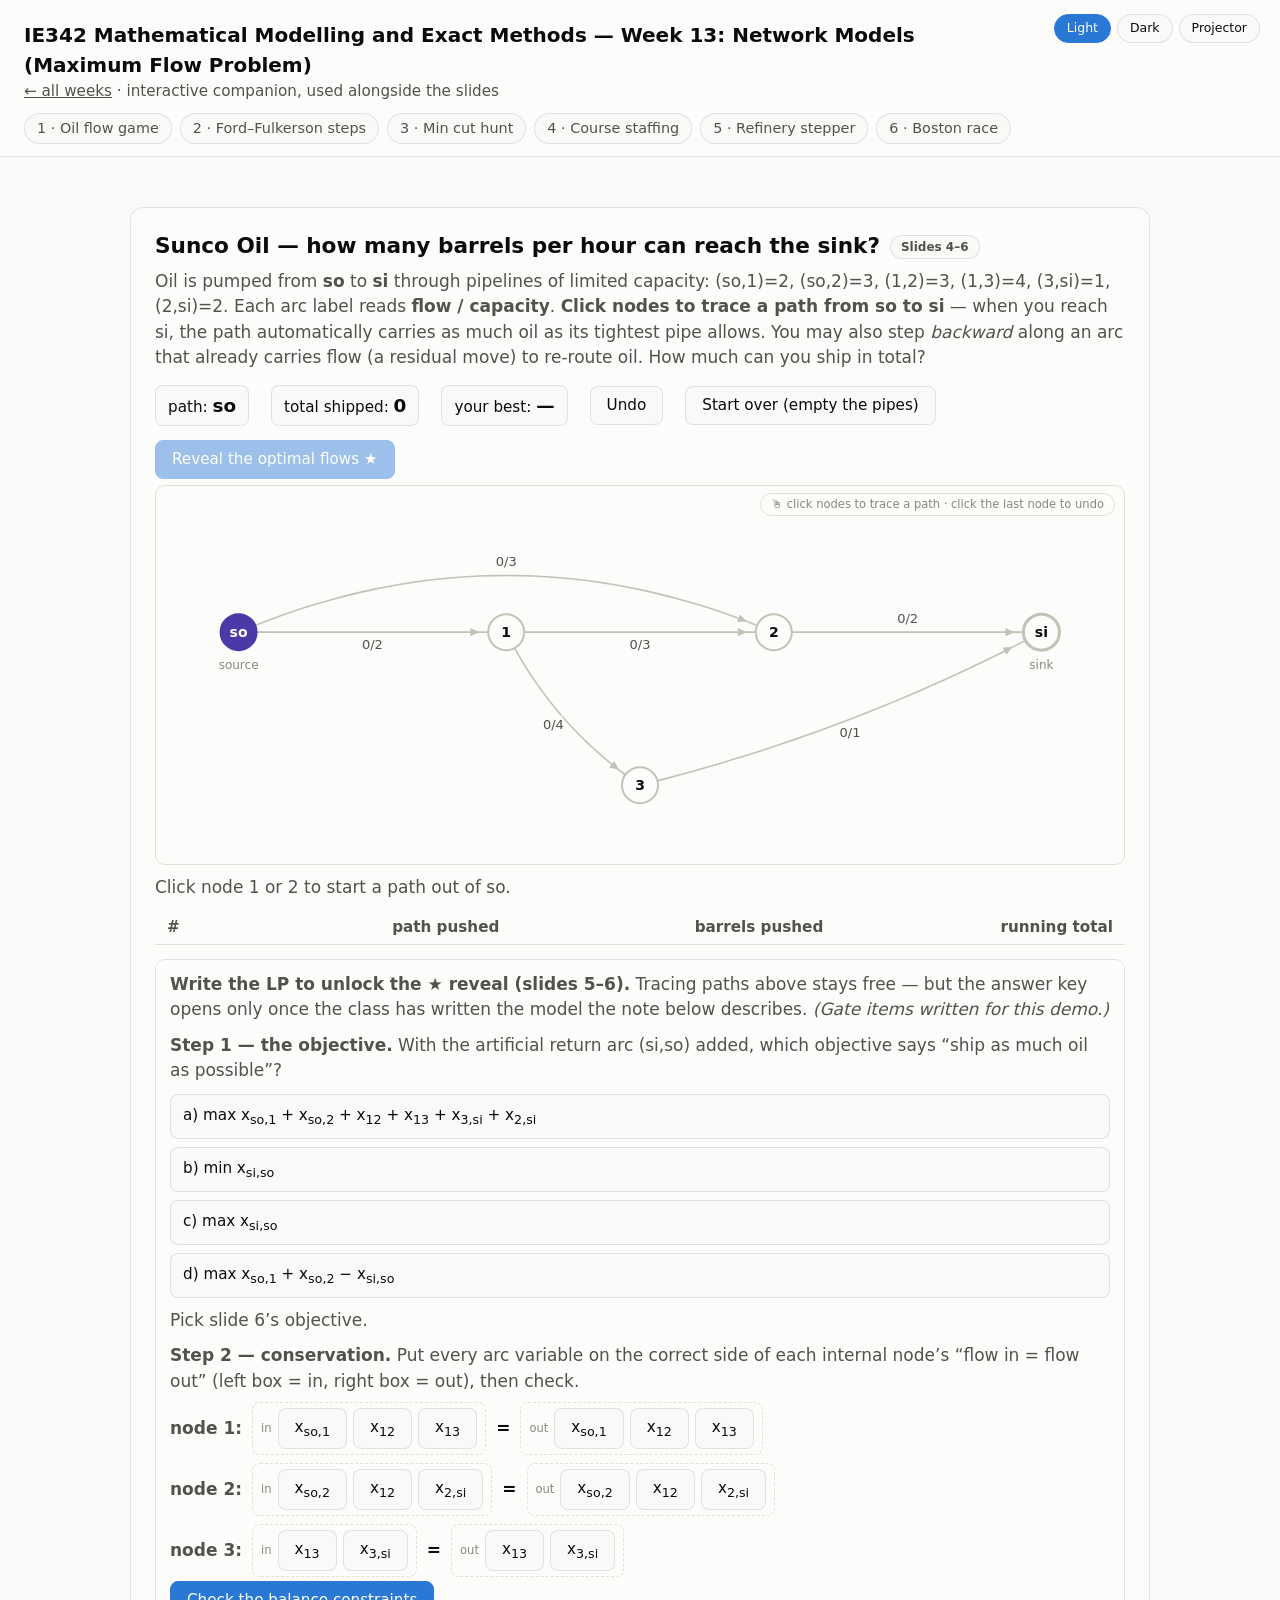
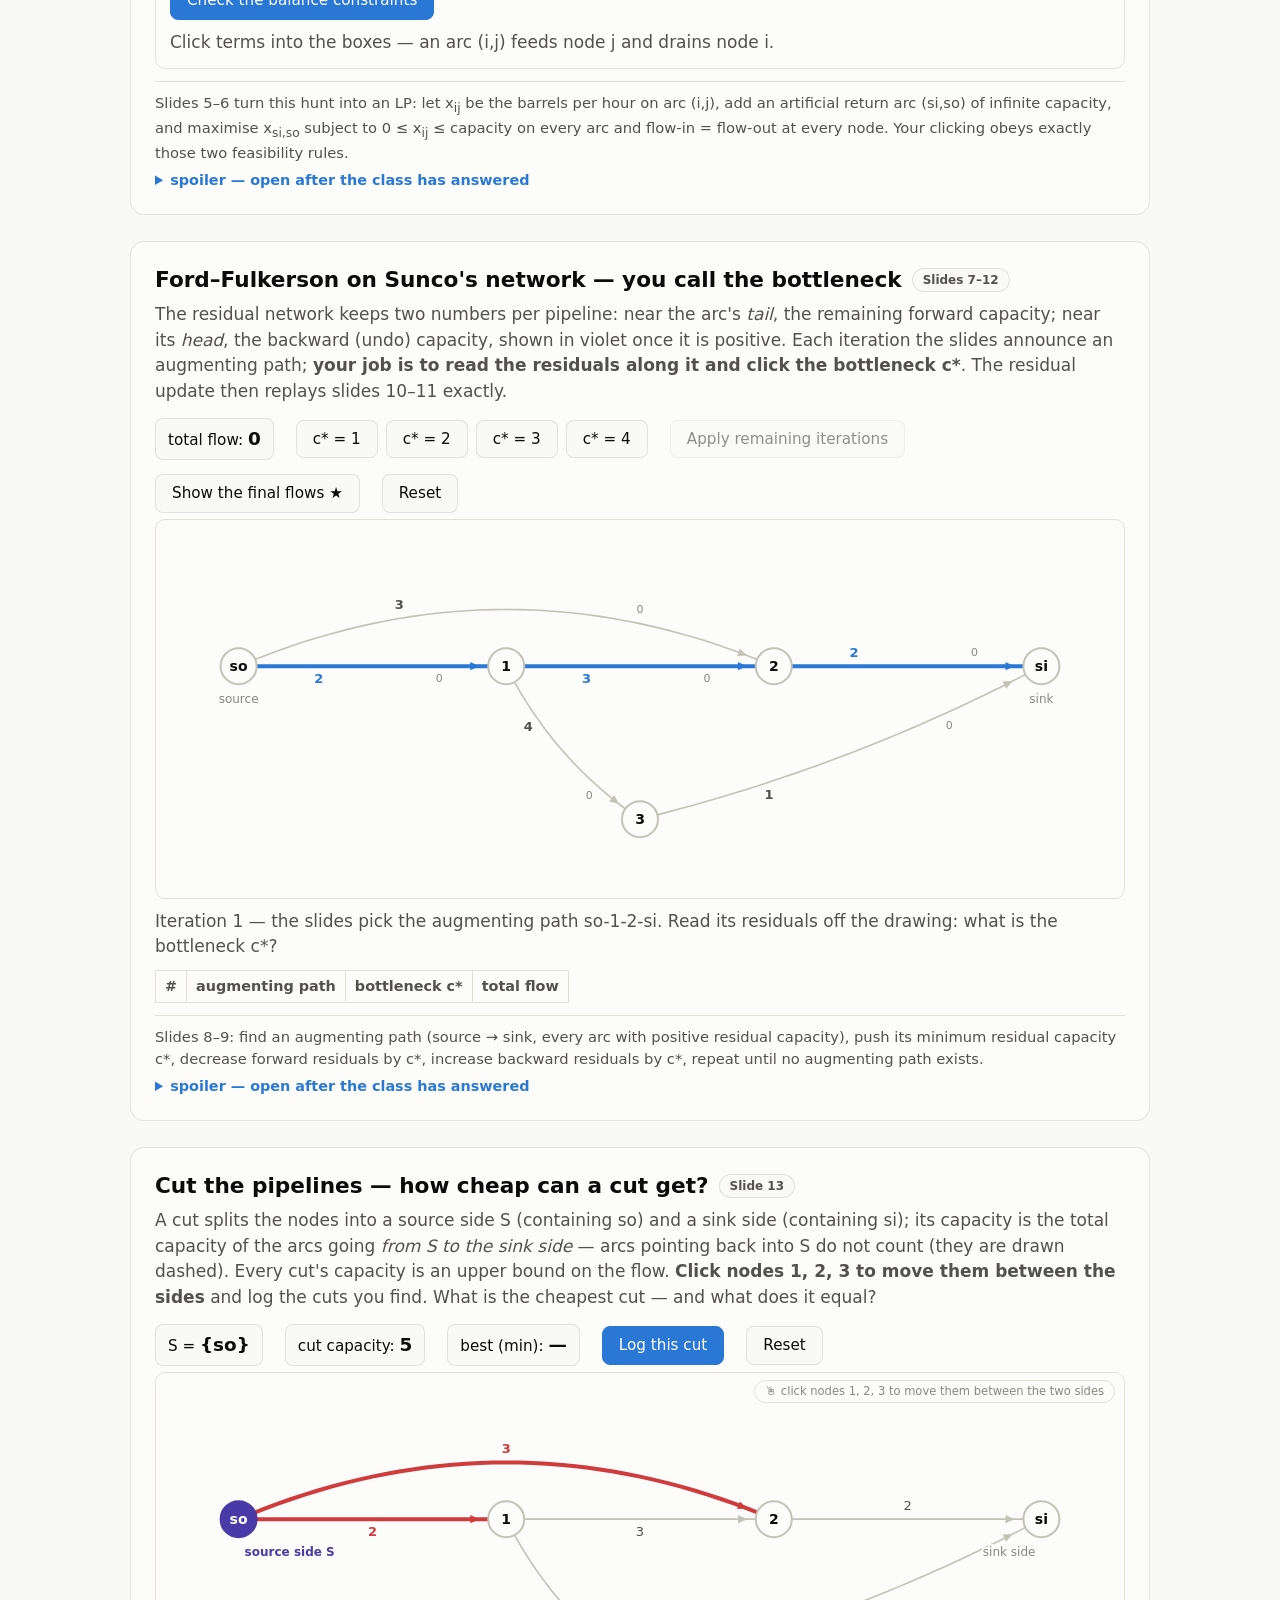
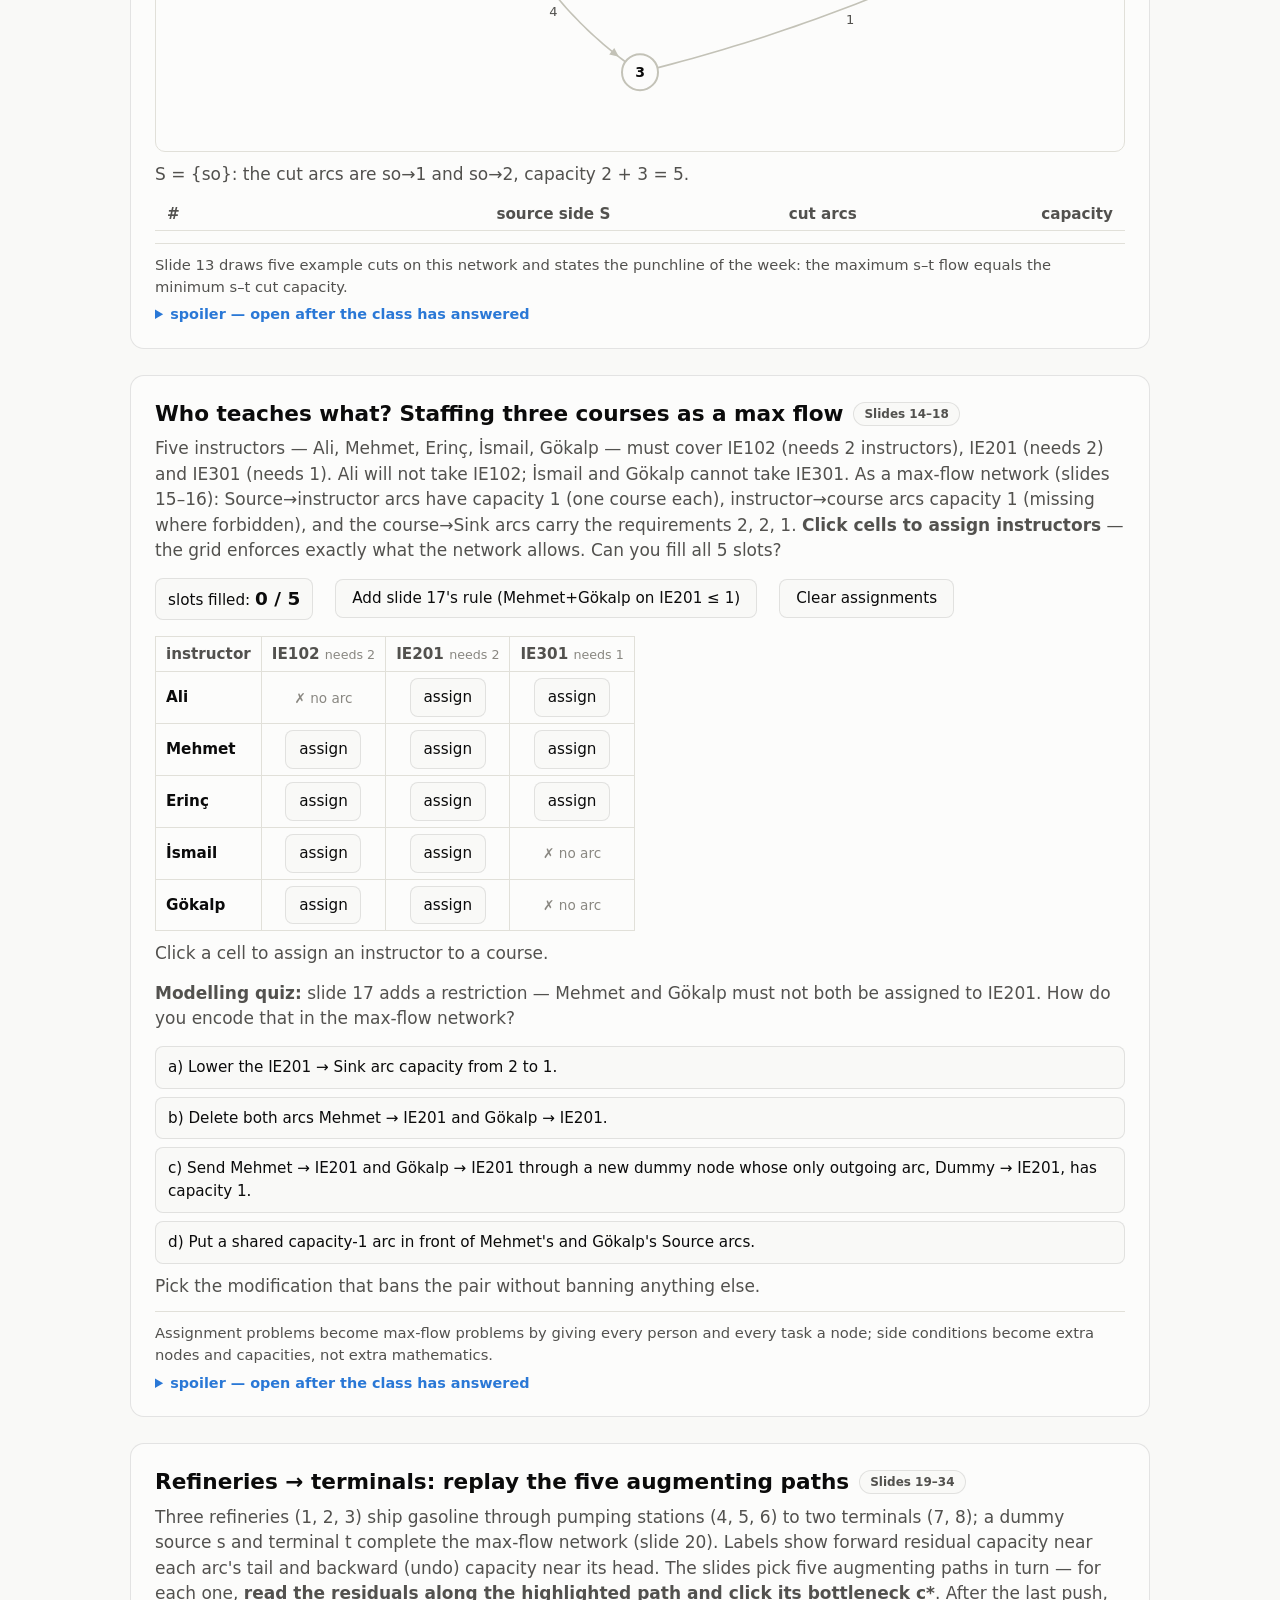
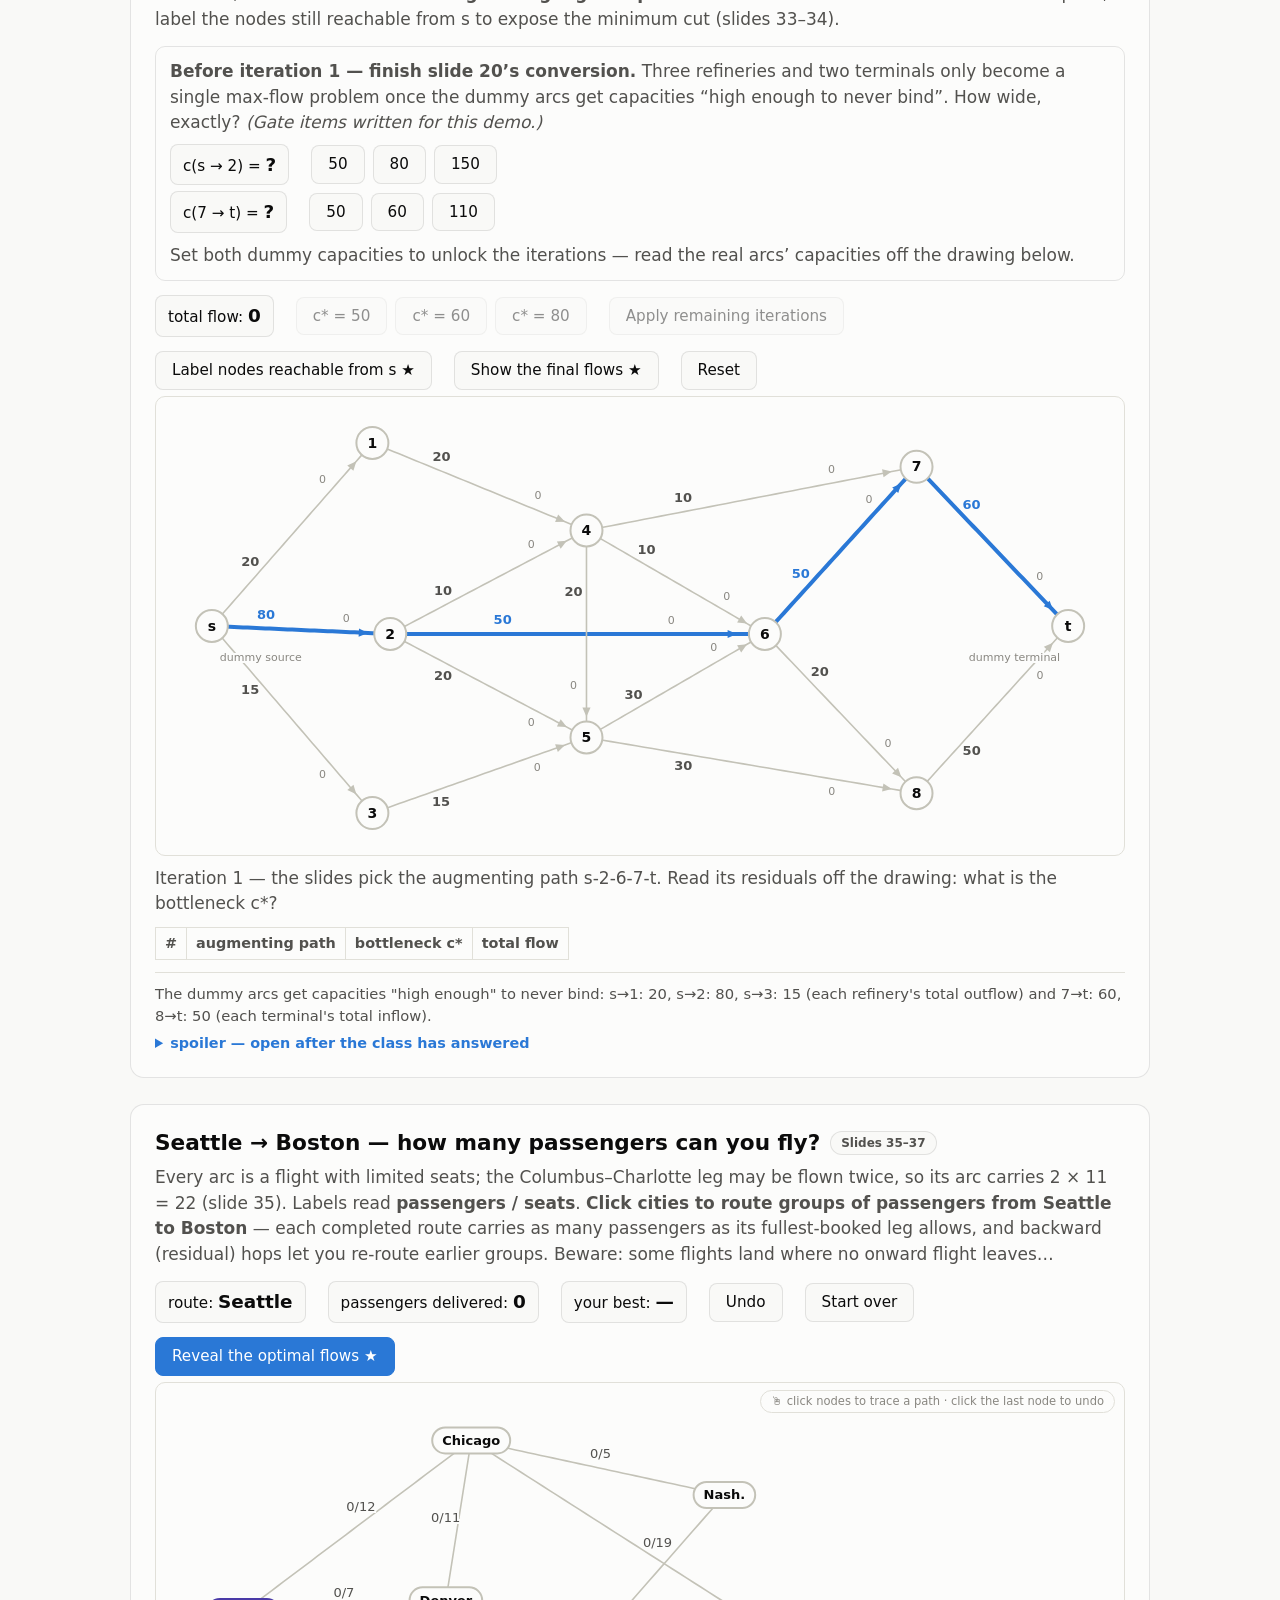
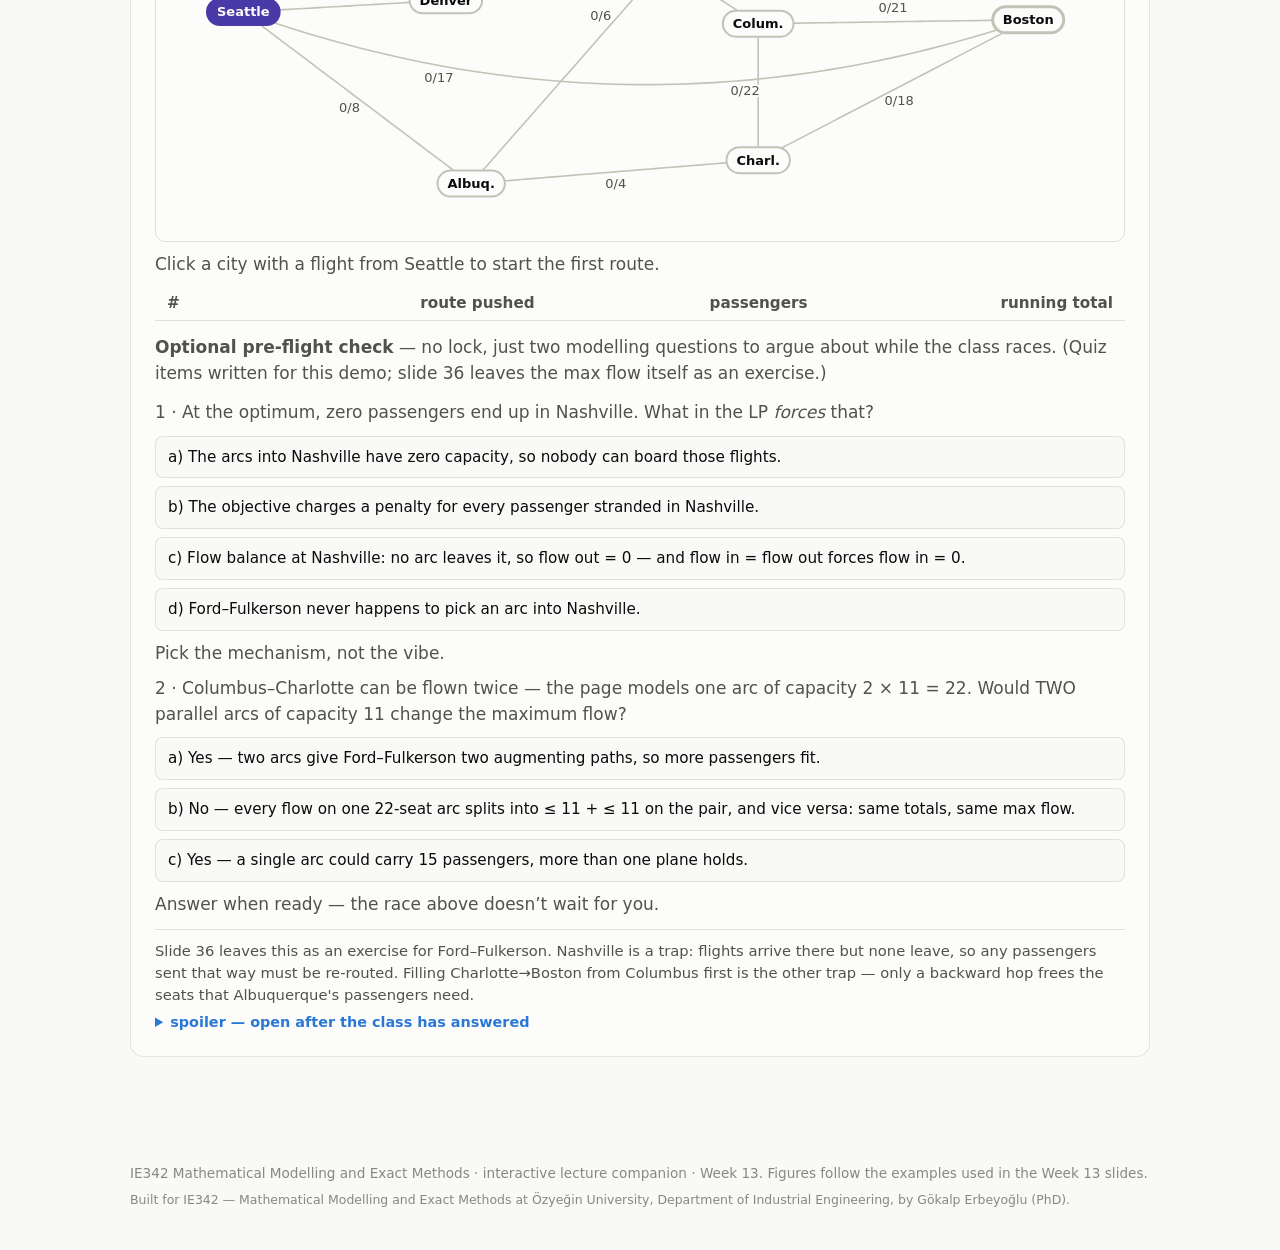
<file: week13.html>
<!DOCTYPE html>
<html lang="en">
<head>
<meta charset="UTF-8">
<meta name="viewport" content="width=device-width, initial-scale=1.0">
<title>IE342 · Week 13 — Network Models: Maximum Flow (Interactive)</title>
<link rel="stylesheet" href="assets/style.css">
<script src="assets/theme.js"></script>
<style>
  /* keep the long page title clear of the absolutely-positioned theme switch */
  @media (min-width: 701px) {
    header.site h1 { padding-right: 250px; }
  }
  table.iter {
    border-collapse: collapse;
    font-variant-numeric: tabular-nums;
    font-size: 0.9rem;
    margin-top: 10px;
  }
  table.iter th, table.iter td {
    border: 1px solid var(--grid);
    padding: 5px 9px;
    text-align: center;
    white-space: nowrap;
  }
  table.iter th { color: var(--ink-2); }
  table.iter td:first-child, table.iter th:first-child { text-align: left; font-weight: 600; }
  .iter-wrap { overflow-x: auto; }
  table.assign { border-collapse: collapse; margin-top: 10px; font-size: 0.95rem; }
  table.assign th, table.assign td { border: 1px solid var(--grid); padding: 6px 10px; text-align: center; }
  table.assign th { color: var(--ink-2); white-space: nowrap; }
  table.assign th small { font-weight: 400; color: var(--muted); }
  table.assign td.name { text-align: left; font-weight: 600; white-space: nowrap; }
  table.assign td.forbid { color: var(--muted); font-size: 0.85rem; }
  table.assign button.cell { min-width: 76px; padding: 7px 10px; }
  table.assign button.cell.on { background: var(--s5); border-color: var(--s5); color: #ffffff; }
  .quiz { display: grid; gap: 8px; margin: 10px 0 4px; }
  .quiz button { text-align: left; padding: 9px 12px; }
  .quiz button.right { border-color: var(--good); color: var(--good); font-weight: 600; }
  .quiz button.wrong { border-color: var(--critical); color: var(--critical); }
  /* modelling gates & companion quizzes (this page) */
  .gatebox { border: 1px solid var(--border); border-radius: 10px; padding: 12px 14px; margin: 14px 0 4px; }
  .pickset { display: inline-flex; gap: 8px; flex-wrap: wrap; }
  .pickset button.right, .upq button.right { border-color: var(--good); color: var(--good); font-weight: 600; }
  .pickset button.wrong, .upq button.wrong { border-color: var(--critical); color: var(--critical); }
  .upq { display: grid; gap: 8px; margin: 10px 0 4px; }
  .upq .uprow { display: flex; flex-wrap: wrap; align-items: center; gap: 6px 10px; }
  .upq .arcname { font-weight: 600; min-width: 110px; }
  .balrow { display: flex; flex-wrap: wrap; align-items: center; gap: 6px 10px; margin: 8px 0 0; }
  .balrow .who { font-weight: 600; color: var(--ink-2); min-width: 58px; }
  .balrow .eq { font-weight: 700; }
  .balrow .side { display: inline-flex; flex-wrap: wrap; align-items: center; gap: 6px; padding: 5px 8px; border: 1px dashed var(--grid); border-radius: 8px; }
  .balrow .side small { color: var(--muted); font-size: 0.72rem; }
  .balrow button.term.on { border-color: var(--s5); color: var(--s5); font-weight: 600; }
  #rf-opts.gated button { opacity: 0.45; }
</style>
</head>
<body>

<header class="site">
  <h1>IE342 Mathematical Modelling and Exact Methods — Week 13: Network Models (Maximum Flow Problem)</h1>
  <div class="sub"><a href="index.html" style="color:inherit">← all weeks</a> · interactive companion, used alongside the slides</div>
  <div class="theme-switch" id="theme-switch"></div>
  <nav class="widgets">
    <a href="#oilgame">1 · Oil flow game</a>
    <a href="#ffsteps">2 · Ford–Fulkerson steps</a>
    <a href="#mincut">3 · Min cut hunt</a>
    <a href="#staffing">4 · Course staffing</a>
    <a href="#refinery">5 · Refinery stepper</a>
    <a href="#boston">6 · Boston race</a>
  </nav>
</header>

<main>

<!-- ================= WIDGET 1 : SUNCO OIL FLOW GAME (slides 4-6) ================= -->
<section class="widget" id="oilgame">
  <h2>Sunco Oil — how many barrels per hour can reach the sink? <span class="chip">Slides 4–6</span></h2>
  <p class="howto">
    Oil is pumped from <b>so</b> to <b>si</b> through pipelines of limited capacity:
    (so,1)=2, (so,2)=3, (1,2)=3, (1,3)=4, (3,si)=1, (2,si)=2. Each arc label reads
    <b>flow&nbsp;/&nbsp;capacity</b>. <b>Click nodes to trace a path from so to si</b> — when you
    reach si, the path automatically carries as much oil as its tightest pipe allows. You may also
    step <em>backward</em> along an arc that already carries flow (a residual move) to re-route oil.
    How much can you ship in total?
  </p>
  <div class="controls">
    <span class="readout">path: <b id="oil-path">so</b></span>
    <span class="readout">total shipped: <b id="oil-total">0</b></span>
    <span class="readout">your best: <b id="oil-best">—</b></span>
    <button id="oil-undo">Undo</button>
    <button id="oil-reset">Start over (empty the pipes)</button>
    <button id="oil-reveal" class="primary">Reveal the optimal flows ★</button>
  </div>
  <canvas class="viz short" id="c-oil"></canvas>
  <p class="status info" id="oil-status">Click node 1 or 2 to start a path out of so.</p>
  <div style="overflow-x:auto">
    <table class="attempts" id="oil-log">
      <thead><tr><th>#</th><th>path pushed</th><th>barrels pushed</th><th>running total</th></tr></thead>
      <tbody></tbody>
    </table>
  </div>
  <div class="gatebox" id="oil-lp">
    <p class="howto" style="margin:0">
      <b>Write the LP to unlock the ★ reveal (slides 5–6).</b> Tracing paths above stays free —
      but the answer key opens only once the class has written the model the note below describes.
      <em>(Gate items written for this demo.)</em>
    </p>
    <p class="howto" style="margin:10px 0 0"><b>Step 1 — the objective.</b> With the artificial
      return arc (si,so) added, which objective says “ship as much oil as possible”?</p>
    <div class="quiz" id="oillp-obj">
      <button data-k="sum">a) max x<sub>so,1</sub> + x<sub>so,2</sub> + x<sub>12</sub> + x<sub>13</sub> + x<sub>3,si</sub> + x<sub>2,si</sub></button>
      <button data-k="min">b) min x<sub>si,so</sub></button>
      <button data-k="ret">c) max x<sub>si,so</sub></button>
      <button data-k="zero">d) max x<sub>so,1</sub> + x<sub>so,2</sub> − x<sub>si,so</sub></button>
    </div>
    <p class="status info" id="oillp-objstatus">Pick slide 6’s objective.</p>
    <p class="howto" style="margin:10px 0 0"><b>Step 2 — conservation.</b> Put every arc variable
      on the correct side of each internal node’s “flow in = flow out” (left box = in, right box
      = out), then check.</p>
    <div id="oillp-bal"></div>
    <div class="controls" style="margin-top:4px">
      <button id="oillp-check" class="primary">Check the balance constraints</button>
    </div>
    <p class="status info" id="oillp-balstatus">Click terms into the boxes — an arc (i,j) feeds node j and drains node i.</p>
  </div>
  <div class="note">
    Slides 5–6 turn this hunt into an LP: let x<sub>ij</sub> be the barrels per hour on arc (i,j),
    add an artificial return arc (si,so) of infinite capacity, and maximise x<sub>si,so</sub>
    subject to 0 ≤ x<sub>ij</sub> ≤ capacity on every arc and flow-in = flow-out at every node.
    Your clicking obeys exactly those two feasibility rules.
    <details class="spoiler"><summary>spoiler — open after the class has answered</summary>
      The maximum is <b>Z = 3</b> barrels per hour (slide 6). One optimal solution:
      x<sub>so,1</sub>=2, x<sub>so,2</sub>=1, x<sub>12</sub>=1, x<sub>13</sub>=1,
      x<sub>3,si</sub>=1, x<sub>2,si</sub>=2 — so x<sub>si,so</sub>=3. Watch out for the greedy
      trap: pushing 2 units along so-1-2-si first blocks every forward path, and only the backward
      hop 2→1 (Ford–Fulkerson's residual arc) frees the last unit.
    </details>
  </div>
</section>

<!-- ================= WIDGET 2 : FORD-FULKERSON STEPPER (slides 7-12) ================= -->
<section class="widget" id="ffsteps">
  <h2>Ford–Fulkerson on Sunco's network — you call the bottleneck <span class="chip">Slides 7–12</span></h2>
  <p class="howto">
    The residual network keeps two numbers per pipeline: near the arc's <em>tail</em>, the remaining
    forward capacity; near its <em>head</em>, the backward (undo) capacity, shown in violet once it
    is positive. Each iteration the slides announce an augmenting path; <b>your job is to read the
    residuals along it and click the bottleneck c*</b>. The residual update then replays slides
    10–11 exactly.
  </p>
  <div class="controls">
    <span class="readout">total flow: <b id="ff-total">0</b></span>
    <span id="ff-opts" style="display:inline-flex;gap:8px;flex-wrap:wrap"></span>
    <button id="ff-run" class="locked">Apply remaining iterations</button>
    <button id="ff-flows">Show the final flows ★</button>
    <button id="ff-reset">Reset</button>
  </div>
  <canvas class="viz short" id="c-ff"></canvas>
  <p class="status info" id="ff-status"></p>
  <div class="iter-wrap">
    <table class="iter" id="ff-table"></table>
  </div>
  <div class="note">
    Slides 8–9: find an augmenting path (source → sink, every arc with positive residual capacity),
    push its minimum residual capacity c*, decrease forward residuals by c*, increase backward
    residuals by c*, repeat until no augmenting path exists.
    <details class="spoiler"><summary>spoiler — open after the class has answered</summary>
      Iteration 1: so-1-2-si, c* = min{2,3,2} = 2 (slide 10). Iteration 2: so-2-1-3-si,
      c* = min{3,2,4,1} = 1 — its hop 2→1 rides the <em>backward</em> residual of arc (1,2),
      re-routing one earlier unit through 1→3→si (slide 11). Then no augmenting path remains:
      <b>maximum flow = 2+1 = 3</b>. Subtracting forward residuals from capacities gives the flows
      of slide 12: so→1: 2, so→2: 1, 1→2: 1, 1→3: 1, 3→si: 1, 2→si: 2.
    </details>
  </div>
</section>

<!-- ================= WIDGET 3 : MIN CUT HUNT (slide 13) ================= -->
<section class="widget" id="mincut">
  <h2>Cut the pipelines — how cheap can a cut get? <span class="chip">Slide 13</span></h2>
  <p class="howto">
    A cut splits the nodes into a source side S (containing so) and a sink side (containing si);
    its capacity is the total capacity of the arcs going <em>from S to the sink side</em> — arcs
    pointing back into S do not count (they are drawn dashed). Every cut's capacity is an upper
    bound on the flow. <b>Click nodes 1, 2, 3 to move them between the sides</b> and log the cuts
    you find. What is the cheapest cut — and what does it equal?
  </p>
  <div class="controls">
    <span class="readout">S = <b id="cut-set">{so}</b></span>
    <span class="readout">cut capacity: <b id="cut-cap">5</b></span>
    <span class="readout">best (min): <b id="cut-best">—</b></span>
    <button id="cut-log" class="primary">Log this cut</button>
    <button id="cut-reset">Reset</button>
  </div>
  <canvas class="viz short" id="c-cut"></canvas>
  <p class="status info" id="cut-status">S = {so}: the cut arcs are so→1 and so→2, capacity 2 + 3 = 5.</p>
  <div style="overflow-x:auto">
    <table class="attempts" id="cut-tab">
      <thead><tr><th>#</th><th>source side S</th><th>cut arcs</th><th>capacity</th></tr></thead>
      <tbody></tbody>
    </table>
  </div>
  <div id="cut-upgrade" style="display:none">
    <p class="howto" style="margin:14px 0 0">
      <b>Consequence round — the class found the min cut of 3.</b> Sunco will widen exactly ONE
      pipeline by +1 barrel per hour. Predict the new maximum flow <em>before</em> re-running
      anything. <em>(Prediction round written for this demo.)</em>
    </p>
    <div class="upq" id="cut-upq">
      <div class="uprow"><span class="arcname">so→2: 3 → 4</span>
        <button data-a="so2" data-v="3">max flow stays 3</button>
        <button data-a="so2" data-v="4">max flow rises to 4</button></div>
      <div class="uprow"><span class="arcname">1→3: 4 → 5</span>
        <button data-a="x13" data-v="3">max flow stays 3</button>
        <button data-a="x13" data-v="4">max flow rises to 4</button></div>
      <div class="uprow"><span class="arcname">3→si: 1 → 2</span>
        <button data-a="x3si" data-v="3">max flow stays 3</button>
        <button data-a="x3si" data-v="4">max flow rises to 4</button></div>
    </div>
    <p class="status info" id="cut-upstatus">Three upgrade offers on the table — call each one.</p>
  </div>
  <div class="note">
    Slide 13 draws five example cuts on this network and states the punchline of the week:
    the maximum s–t flow equals the minimum s–t cut capacity.
    <details class="spoiler"><summary>spoiler — open after the class has answered</summary>
      The slide's five cuts: S={so} → 2+3 = <b>5</b>; S={so,1} → 3+3+4 = <b>10</b>;
      S={so,1,2} → 4+2 = <b>6</b>; S={so,1,3} → 3+3+1 = <b>7</b>; and S={so,1,2,3} → 1+2 =
      <b>3</b>, the minimum. Min cut = 3 = max flow found in the widgets above.
    </details>
  </div>
</section>

<!-- ================= WIDGET 4 : COURSE STAFFING (slides 14-18) ================= -->
<section class="widget" id="staffing">
  <h2>Who teaches what? Staffing three courses as a max flow <span class="chip">Slides 14–18</span></h2>
  <p class="howto">
    Five instructors — Ali, Mehmet, Erinç, İsmail, Gökalp — must cover IE102 (needs 2 instructors),
    IE201 (needs 2) and IE301 (needs 1). Ali will not take IE102; İsmail and Gökalp cannot take
    IE301. As a max-flow network (slides 15–16): Source→instructor arcs have capacity 1 (one course
    each), instructor→course arcs capacity 1 (missing where forbidden), and the course→Sink arcs
    carry the requirements 2, 2, 1. <b>Click cells to assign instructors</b> — the grid enforces
    exactly what the network allows. Can you fill all 5 slots?
  </p>
  <div class="controls">
    <span class="readout">slots filled: <b id="st-count">0 / 5</b></span>
    <button id="st-restrict">Add slide 17's rule (Mehmet+Gökalp on IE201 ≤ 1)</button>
    <button id="st-clear">Clear assignments</button>
  </div>
  <div style="overflow-x:auto"><table class="assign" id="st-grid"></table></div>
  <p class="status info" id="st-status">Click a cell to assign an instructor to a course.</p>
  <p class="howto" style="margin-top:14px">
    <b>Modelling quiz:</b> slide 17 adds a restriction — Mehmet and Gökalp must not both be
    assigned to IE201. How do you encode that in the max-flow network?
  </p>
  <div class="quiz" id="st-quiz">
    <button data-k="cap1">a) Lower the IE201 → Sink arc capacity from 2 to 1.</button>
    <button data-k="del">b) Delete both arcs Mehmet → IE201 and Gökalp → IE201.</button>
    <button data-k="dummy">c) Send Mehmet → IE201 and Gökalp → IE201 through a new dummy node whose only outgoing arc, Dummy → IE201, has capacity 1.</button>
    <button data-k="src">d) Put a shared capacity-1 arc in front of Mehmet's and Gökalp's Source arcs.</button>
  </div>
  <p class="status info" id="st-qstatus">Pick the modification that bans the pair without banning anything else.</p>
  <div class="note">
    Assignment problems become max-flow problems by giving every person and every task a node;
    side conditions become extra nodes and capacities, not extra mathematics.
    <details class="spoiler"><summary>spoiler — open after the class has answered</summary>
      Quiz: option <b>c</b> — slide 18's dummy node. At most one unit can cross Dummy → IE201, so at
      most one of Mehmet and Gökalp teaches IE201, and nothing else changes. Option a would also ban
      pairs like Ali+Erinç; option b bans <em>both</em>, though one is allowed; option d would let
      only one of them teach <em>any</em> course. The grid itself: all 5 slots can be filled, with or
      without the restriction — e.g. Ali→IE301, Mehmet+Erinç→IE201, İsmail+Gökalp→IE102, so the max
      flow is 5 (computed here; the slides leave running Ford–Fulkerson on it as an exercise).
    </details>
  </div>
</section>

<!-- ================= WIDGET 5 : REFINERY STEPPER (slides 19-34) ================= -->
<section class="widget" id="refinery">
  <h2>Refineries → terminals: replay the five augmenting paths <span class="chip">Slides 19–34</span></h2>
  <p class="howto">
    Three refineries (1, 2, 3) ship gasoline through pumping stations (4, 5, 6) to two terminals
    (7, 8); a dummy source s and terminal t complete the max-flow network (slide 20). Labels show
    forward residual capacity near each arc's tail and backward (undo) capacity near its head.
    The slides pick five augmenting paths in turn — for each one, <b>read the residuals along the
    highlighted path and click its bottleneck c*</b>. After the last push, label the nodes still
    reachable from s to expose the minimum cut (slides 33–34).
  </p>
  <div class="gatebox" id="rf-gate">
    <p class="howto" style="margin:0">
      <b>Before iteration 1 — finish slide 20’s conversion.</b> Three refineries and two terminals
      only become a single max-flow problem once the dummy arcs get capacities “high enough to
      never bind”. How wide, exactly? <em>(Gate items written for this demo.)</em>
    </p>
    <div class="controls" style="margin-top:8px">
      <span class="readout">c(s → 2) = <b id="rfg-s2v">?</b></span>
      <span class="pickset" id="rfg-s2">
        <button data-v="50">50</button>
        <button data-v="80">80</button>
        <button data-v="150">150</button>
      </span>
    </div>
    <div class="controls" style="margin-top:6px">
      <span class="readout">c(7 → t) = <b id="rfg-7tv">?</b></span>
      <span class="pickset" id="rfg-7t">
        <button data-v="50">50</button>
        <button data-v="60">60</button>
        <button data-v="110">110</button>
      </span>
    </div>
    <p class="status info" id="rfg-status">Set both dummy capacities to unlock the iterations — read the real arcs’ capacities off the drawing below.</p>
  </div>
  <div class="controls">
    <span class="readout">total flow: <b id="rf-total">0</b></span>
    <span id="rf-opts" style="display:inline-flex;gap:8px;flex-wrap:wrap"></span>
    <button id="rf-run" class="locked">Apply remaining iterations</button>
    <button id="rf-cut">Label nodes reachable from s ★</button>
    <button id="rf-flows">Show the final flows ★</button>
    <button id="rf-reset">Reset</button>
  </div>
  <canvas class="viz" id="c-rf"></canvas>
  <p class="status info" id="rf-status"></p>
  <div class="iter-wrap">
    <table class="iter" id="rf-table"></table>
  </div>
  <div class="note">
    The dummy arcs get capacities "high enough" to never bind: s→1: 20, s→2: 80, s→3: 15 (each
    refinery's total outflow) and 7→t: 60, 8→t: 50 (each terminal's total inflow).
    <details class="spoiler"><summary>spoiler — open after the class has answered</summary>
      The five pushes: s-2-6-7-t (c*=50), s-2-5-6-8-t (20), s-1-4-5-8-t (20), s-3-5-8-t (10),
      s-2-4-7-t (10) — total <b>110</b>, and no augmenting path remains (slide 32). Labelling from
      s reaches {s,1,2,3,4,5,6}; the arcs jumping to the unlabelled side — 4→7 (10), 6→7 (50),
      6→8 (20), 5→8 (30) — form the minimum cut: 10+50+20+30 = 110 = max flow (slides 33–34).
    </details>
  </div>
</section>

<!-- ================= WIDGET 6 : SEATTLE-BOSTON RACE (slides 35-37) ================= -->
<section class="widget" id="boston">
  <h2>Seattle → Boston — how many passengers can you fly? <span class="chip">Slides 35–37</span></h2>
  <p class="howto">
    Every arc is a flight with limited seats; the Columbus–Charlotte leg may be flown twice, so its
    arc carries 2 × 11 = 22 (slide 35). Labels read <b>passengers&nbsp;/&nbsp;seats</b>.
    <b>Click cities to route groups of passengers from Seattle to Boston</b> — each completed route
    carries as many passengers as its fullest-booked leg allows, and backward (residual) hops let
    you re-route earlier groups. Beware: some flights land where no onward flight leaves…
  </p>
  <div class="controls">
    <span class="readout">route: <b id="bs-path">Seattle</b></span>
    <span class="readout">passengers delivered: <b id="bs-total">0</b></span>
    <span class="readout">your best: <b id="bs-best">—</b></span>
    <button id="bs-undo">Undo</button>
    <button id="bs-reset">Start over</button>
    <button id="bs-reveal" class="primary">Reveal the optimal flows ★</button>
  </div>
  <canvas class="viz" id="c-bs"></canvas>
  <p class="status info" id="bs-status">Click a city with a flight from Seattle to start the first route.</p>
  <div style="overflow-x:auto">
    <table class="attempts" id="bs-log">
      <thead><tr><th>#</th><th>route pushed</th><th>passengers</th><th>running total</th></tr></thead>
      <tbody></tbody>
    </table>
  </div>
  <p class="howto" style="margin-top:14px">
    <b>Optional pre-flight check</b> — no lock, just two modelling questions to argue about while
    the class races. (Quiz items written for this demo; slide 36 leaves the max flow itself as an
    exercise.)
  </p>
  <p class="howto" style="margin:8px 0 0">1 · At the optimum, zero passengers end up in Nashville.
    What in the LP <em>forces</em> that?</p>
  <div class="quiz" id="bs-q1">
    <button data-k="cap">a) The arcs into Nashville have zero capacity, so nobody can board those flights.</button>
    <button data-k="obj">b) The objective charges a penalty for every passenger stranded in Nashville.</button>
    <button data-k="bal">c) Flow balance at Nashville: no arc leaves it, so flow out = 0 — and flow in = flow out forces flow in = 0.</button>
    <button data-k="ff">d) Ford–Fulkerson never happens to pick an arc into Nashville.</button>
  </div>
  <p class="status info" id="bs-q1status">Pick the mechanism, not the vibe.</p>
  <p class="howto" style="margin:10px 0 0">2 · Columbus–Charlotte can be flown twice — the page
    models one arc of capacity 2 × 11 = 22. Would TWO parallel arcs of capacity 11 change the
    maximum flow?</p>
  <div class="quiz" id="bs-q2">
    <button data-k="paths">a) Yes — two arcs give Ford–Fulkerson two augmenting paths, so more passengers fit.</button>
    <button data-k="equiv">b) No — every flow on one 22-seat arc splits into ≤ 11 + ≤ 11 on the pair, and vice versa: same totals, same max flow.</button>
    <button data-k="plane">c) Yes — a single arc could carry 15 passengers, more than one plane holds.</button>
  </div>
  <p class="status info" id="bs-q2status">Answer when ready — the race above doesn’t wait for you.</p>
  <div class="note">
    Slide 36 leaves this as an exercise for Ford–Fulkerson. Nashville is a trap: flights arrive
    there but none leave, so any passengers sent that way must be re-routed. Filling
    Charlotte→Boston from Columbus first is the other trap — only a backward hop frees the seats
    that Albuquerque's passengers need.
    <details class="spoiler"><summary>spoiler — open after the class has answered</summary>
      The maximum flow is <b>40</b> passengers (slide 37): 17 fly Seattle→Boston directly, 19
      arrive via Columbus and 4 via Charlotte. Slide 37's flows: Seattle→Chicago 12,
      Seattle→Denver 7, Seattle→Albuquerque 4, Seattle→Boston 17, Denver→Chicago 7,
      Chicago→Columbus 19, Columbus→Boston 19, Albuquerque→Charlotte 4, Charlotte→Boston 4.
    </details>
  </div>
</section>

</main>

<footer class="site">
  IE342 Mathematical Modelling and Exact Methods · interactive lecture companion · Week 13.
  Figures follow the examples used in the Week 13 slides.
  <div class="credit">Built for IE342 — Mathematical Modelling and Exact Methods at Özyeğin University, Department of Industrial Engineering, by Gökalp Erbeyoğlu (PhD).</div>
</footer>

<script src="assets/viz.js"></script>
<script>
const el = id => document.getElementById(id);
const fmt = (v, d = 2) => Number(v).toFixed(d);

/* === SHARED NETWORK-DRAWING HELPERS (canvas, theme-token colors only) === */

function vfont(px, bold) {
  const s = parseFloat(VIZ.cssv('--viz-font-scale')) || 1;
  return (bold ? '600 ' : '') + Math.round(px * s) + 'px system-ui, sans-serif';
}

// sampled quadratic bezier from a to b, bowed sideways by `bow` px
function bezPts(a, b, bow) {
  const mx = (a.x + b.x) / 2, my = (a.y + b.y) / 2;
  const dx = b.x - a.x, dy = b.y - a.y, L = Math.hypot(dx, dy) || 1;
  const nx = -dy / L, ny = dx / L;
  const cx = mx + nx * bow, cy = my + ny * bow;
  const pts = [];
  for (let k = 0; k <= 40; k++) {
    const u = k / 40;
    pts.push({
      x: (1 - u) * (1 - u) * a.x + 2 * (1 - u) * u * cx + u * u * b.x,
      y: (1 - u) * (1 - u) * a.y + 2 * (1 - u) * u * cy + u * u * b.y,
    });
  }
  return pts;
}

// text with a surface-colored halo so labels stay readable over edges
function halo(ctx, t, txt, x, y, color, px, bold, align, baseline) {
  ctx.save();
  ctx.font = vfont(px || 13, bold);
  ctx.textAlign = align || 'center';
  ctx.textBaseline = baseline || 'middle';
  ctx.lineWidth = 4;
  ctx.strokeStyle = t.surface;
  ctx.strokeText(txt, x, y);
  ctx.fillStyle = color;
  ctx.fillText(txt, x, y);
  ctx.restore();
}

function drawLink(ctx, t, a, b, o = {}) {
  const pts = bezPts(a, b, o.bow || 0);
  ctx.save();
  ctx.strokeStyle = o.color || t.axis;
  ctx.lineWidth = o.width || 1.6;
  if (o.dash) ctx.setLineDash(o.dash);
  ctx.beginPath();
  pts.forEach((p, i) => i ? ctx.lineTo(p.x, p.y) : ctx.moveTo(p.x, p.y));
  ctx.stroke();
  ctx.setLineDash([]);
  if (o.arrow) {
    const R = (o.nodeR || 16) + 4;
    const inside = o.trimRect
      ? p => Math.abs(p.x - b.x) <= o.trimRect.hw + 4 && Math.abs(p.y - b.y) <= o.trimRect.hh + 4
      : p => Math.hypot(p.x - b.x, p.y - b.y) < R;
    let tip = pts[pts.length - 1], prev = pts[pts.length - 2];
    for (let k = pts.length - 1; k > 0; k--) {
      if (!inside(pts[k])) { tip = pts[k]; prev = pts[k - 1]; break; }
    }
    const ang = Math.atan2(tip.y - prev.y, tip.x - prev.x);
    ctx.beginPath();
    ctx.moveTo(tip.x, tip.y);
    ctx.lineTo(tip.x - 10 * Math.cos(ang - 0.42), tip.y - 10 * Math.sin(ang - 0.42));
    ctx.lineTo(tip.x - 10 * Math.cos(ang + 0.42), tip.y - 10 * Math.sin(ang + 0.42));
    ctx.closePath();
    ctx.fillStyle = o.color || t.axis;
    ctx.fill();
  }
  ctx.restore();
}

// label anchored at fraction u01 along the (possibly bowed) arc, offset sideways
function edgeLabel(ctx, t, a, b, bow, u01, off, txt, color, px, bold) {
  const pts = bezPts(a, b, bow);
  const m = pts[Math.max(0, Math.min(40, Math.round(u01 * 40)))];
  const dx = b.x - a.x, dy = b.y - a.y, L = Math.hypot(dx, dy) || 1;
  const nx = -dy / L, ny = dx / L;
  halo(ctx, t, txt, m.x + nx * off, m.y + ny * off, color, px, bold);
}

function drawNodeCircle(ctx, t, n, txt, o = {}) {
  const r = o.r || 16;
  ctx.save();
  ctx.beginPath();
  ctx.arc(n.x, n.y, r, 0, 2 * Math.PI);
  ctx.fillStyle = o.fill || t.surface;
  ctx.fill();
  ctx.lineWidth = o.ring ? 3 : 2;
  ctx.strokeStyle = o.stroke || t.axis;
  ctx.stroke();
  ctx.font = vfont(o.size || 14, true);
  ctx.textAlign = 'center';
  ctx.textBaseline = 'middle';
  ctx.fillStyle = o.fill && o.fill !== t.surface ? t.surface : t.ink;
  ctx.fillText(txt, n.x, n.y + 1);
  ctx.restore();
}

function drawNodePill(ctx, t, n, txt, o = {}) {
  ctx.save();
  ctx.font = vfont(o.size || 13, true);
  const hw = ctx.measureText(txt).width / 2 + 10;
  const hh = o.hh || 13;
  ctx.beginPath();
  ctx.roundRect(n.x - hw, n.y - hh, 2 * hw, 2 * hh, hh);
  ctx.fillStyle = o.fill || t.surface;
  ctx.fill();
  ctx.lineWidth = o.ring ? 3 : 2;
  ctx.strokeStyle = o.stroke || t.axis;
  ctx.stroke();
  ctx.textAlign = 'center';
  ctx.textBaseline = 'middle';
  ctx.fillStyle = o.fill && o.fill !== t.surface ? t.surface : t.ink;
  ctx.fillText(txt, n.x, n.y + 1);
  ctx.restore();
  n.hw = hw;
  n.hh = hh;
}

/* === SHARED FLOW-NETWORK MACHINERY === */

const AK = (u, v) => u + '>' + v;   // residual-dictionary key for the directed pair u→v

function makeNet(nodes, arcs, opts = {}) {
  const net = { nodes, arcs, byKey: {}, padX: opts.padX || 38, padY: opts.padY || 36, R: opts.R || 17, pill: !!opts.pill };
  arcs.forEach(a => { net.byKey[AK(a.u, a.v)] = a; });
  return net;
}

function initRes(net) {
  const r = {};
  net.arcs.forEach(a => { r[AK(a.u, a.v)] = a.c; r[AK(a.v, a.u)] = 0; });
  return r;
}

// nodes reachable from s through strictly positive residual capacities
function reachSet(net, res, s) {
  const adj = {};
  net.arcs.forEach(a => {
    (adj[a.u] = adj[a.u] || new Set()).add(a.v);
    (adj[a.v] = adj[a.v] || new Set()).add(a.u);
  });
  const seen = new Set([s]);
  const q = [s];
  while (q.length) {
    const u = q.shift();
    (adj[u] || new Set()).forEach(v => {
      if (!seen.has(v) && res[AK(u, v)] > 0) { seen.add(v); q.push(v); }
    });
  }
  return seen;
}

// which drawn arc does the walking step a→b use, and in which sense?
function highlightMap(net, nodePath) {
  const m = {};
  for (let k = 1; k < nodePath.length; k++) {
    const a = nodePath[k - 1], b = nodePath[k];
    if (net.byKey[AK(a, b)]) m[AK(a, b)] = 'fwd';
    else m[AK(b, a)] = 'back';
  }
  return m;
}

function netLayout(canvas, net) {
  const { ctx, w, h } = VIZ.setup(canvas);
  const P = {};
  Object.keys(net.nodes).forEach(k => {
    P[k] = {
      id: k,
      x: net.padX + net.nodes[k][0] * (w - 2 * net.padX),
      y: net.padY + net.nodes[k][1] * (h - 2 * net.padY),
    };
  });
  return { ctx, w, h, P };
}

function hitNet(net, P, px, py) {
  const ids = Object.keys(P);
  if (net.pill) {
    return ids.map(k => P[k]).find(n => Math.abs(px - n.x) <= (n.hw || 40) + 7 && Math.abs(py - n.y) <= (n.hh || 13) + 9);
  }
  return ids.map(k => P[k]).find(n => Math.hypot(n.x - px, n.y - py) <= net.R + 9);
}

/* ============================================================
   NETWORK DATA — capacities exactly as on the slides
   ============================================================ */

// Example 1 (slide 4): Sunco Oil
const EX1 = makeNet(
  { so: [0.05, 0.36], 1: [0.35, 0.36], 2: [0.65, 0.36], si: [0.95, 0.36], 3: [0.50, 0.86] },
  [
    { u: 'so', v: '1', c: 2, bow: 0, ls: 1 },
    { u: 'so', v: '2', c: 3, bow: -0.30, ls: -1 },
    { u: '1', v: '2', c: 3, bow: 0, ls: 1 },
    { u: '1', v: '3', c: 4, bow: 0.07, ls: 1 },
    { u: '3', v: 'si', c: 1, bow: 0.07, ls: 1 },
    { u: '2', v: 'si', c: 2, bow: 0, ls: -1 },
  ],
  { R: 18 }
);
const EX1_OPT = { 'so>1': 2, 'so>2': 1, '1>2': 1, '1>3': 1, '3>si': 1, '2>si': 2 };

// Example 3 (slide 20): refineries → terminals with dummy s and t
const EX3 = makeNet(
  {
    s: [0.02, 0.50], 1: [0.20, 0.04], 2: [0.22, 0.52], 3: [0.20, 0.97],
    4: [0.44, 0.26], 5: [0.44, 0.78], 6: [0.64, 0.52],
    7: [0.81, 0.10], 8: [0.81, 0.92], t: [0.98, 0.50],
  },
  [
    { u: 's', v: '1', c: 20, ls: -1 },
    { u: 's', v: '2', c: 80, ls: -1 },
    { u: 's', v: '3', c: 15, ls: 1 },
    { u: '1', v: '4', c: 20, ls: -1 },
    { u: '2', v: '4', c: 10, ls: -1 },
    { u: '2', v: '6', c: 50, ls: -1 },
    { u: '2', v: '5', c: 20, ls: 1 },
    { u: '3', v: '5', c: 15, ls: 1 },
    { u: '4', v: '7', c: 10, ls: -1 },
    { u: '4', v: '6', c: 10, ls: -1 },
    { u: '4', v: '5', c: 20, ls: 1 },
    { u: '5', v: '6', c: 30, ls: -1 },
    { u: '5', v: '8', c: 30, ls: 1 },
    { u: '6', v: '7', c: 50, ls: -1 },
    { u: '6', v: '8', c: 20, ls: -1 },
    { u: '7', v: 't', c: 60, ls: -1 },
    { u: '8', v: 't', c: 50, ls: 1 },
  ],
  { R: 16, padY: 30 }
);

// Example 4 (slides 35-36): Seattle → Boston flights (Colum-Charl usable twice: 2×11 = 22)
const EX4 = makeNet(
  {
    'Seattle': [0.03, 0.50], 'Chicago': [0.30, 0.06], 'Denver': [0.27, 0.47], 'Albuq.': [0.30, 0.94],
    'Nash.': [0.60, 0.20], 'Colum.': [0.64, 0.53], 'Charl.': [0.64, 0.88], 'Boston': [0.96, 0.52],
  },
  [
    { u: 'Seattle', v: 'Chicago', c: 12, ls: -1, lu: 0.55 },
    { u: 'Seattle', v: 'Denver', c: 7, ls: -1 },
    { u: 'Seattle', v: 'Albuq.', c: 8, ls: 1 },
    { u: 'Seattle', v: 'Boston', c: 17, bow: 0.30, ls: 1, lu: 0.24 },
    { u: 'Denver', v: 'Chicago', c: 11, ls: -1 },
    { u: 'Chicago', v: 'Nash.', c: 5, ls: -1 },
    { u: 'Chicago', v: 'Colum.', c: 19, ls: -1, lu: 0.62 },
    { u: 'Albuq.', v: 'Nash.', c: 6, ls: -1, lu: 0.55 },
    { u: 'Albuq.', v: 'Charl.', c: 4, ls: 1 },
    { u: 'Colum.', v: 'Charl.', c: 22, ls: 1 },
    { u: 'Colum.', v: 'Boston', c: 21, ls: -1 },
    { u: 'Charl.', v: 'Boston', c: 18, ls: 1 },
  ],
  { pill: true, padX: 62, padY: 34 }
);
const EX4_OPT = {
  'Seattle>Chicago': 12, 'Seattle>Denver': 7, 'Seattle>Albuq.': 4, 'Seattle>Boston': 17,
  'Denver>Chicago': 7, 'Chicago>Colum.': 19, 'Albuq.>Charl.': 4, 'Colum.>Boston': 19, 'Charl.>Boston': 4,
};

/* ============================================================
   GAME FACTORY — push-flow route builder (widgets 1 and 6)
   ============================================================ */

function flowGame(cfg) {
  const canvas = el(cfg.canvasId);
  VIZ.hint(canvas, '🖱 click nodes to trace a path · click the last node to undo');
  let res = initRes(cfg.net);
  let path = [cfg.source];
  let total = 0, best = null, pushes = 0, revealed = false;
  let P = {};

  const sep = cfg.sep || '-';

  function drawNode(ctx, t, n) {
    const onPath = path.includes(n.id);
    const o = {
      fill: onPath ? t.s5 : undefined,
      stroke: onPath ? t.s5 : undefined,
      ring: n.id === cfg.sink && !onPath,
      r: cfg.net.R,
    };
    if (cfg.net.pill) drawNodePill(ctx, t, n, n.id, o);
    else drawNodeCircle(ctx, t, n, n.id, o);
  }

  function draw() {
    const L = netLayout(canvas, cfg.net);
    const { ctx, h } = L;
    P = L.P;
    const t = VIZ.theme();
    const hi = highlightMap(cfg.net, path);
    cfg.net.arcs.forEach(a => {
      const A = P[a.u], B = P[a.v];
      const f = a.c - res[AK(a.u, a.v)];
      const mode = hi[AK(a.u, a.v)];
      let color = t.axis, width = 1.6, dash;
      if (f > 0) { color = t.s1; width = 2.6; }
      if (mode === 'fwd') { color = t.s5; width = 4; }
      if (mode === 'back') { color = t.s5; width = 4; dash = [7, 5]; }
      const bow = (a.bow || 0) * h;
      drawLink(ctx, t, A, B, {
        bow, arrow: true, nodeR: cfg.net.R, color, width, dash,
        trimRect: cfg.net.pill ? B : undefined,
      });
      edgeLabel(ctx, t, A, B, bow, a.lu !== undefined ? a.lu : 0.5, (a.ls || 1) * 13,
        f + '/' + a.c, mode ? t.s5 : (f > 0 ? t.s1 : t.ink2), 13, f > 0 || !!mode);
      if (revealed && cfg.opt[AK(a.u, a.v)]) {
        drawLink(ctx, t, A, B, {
          bow, nodeR: cfg.net.R, color: t.s2, width: 2.5, dash: [4, 5],
          trimRect: cfg.net.pill ? B : undefined,
        });
        edgeLabel(ctx, t, A, B, bow, a.lu !== undefined ? a.lu : 0.5, (a.ls || 1) * -14,
          '★' + cfg.opt[AK(a.u, a.v)], t.s2, 12, true);
      }
    });
    Object.keys(P).forEach(k => drawNode(ctx, t, P[k]));
    if (cfg.captions) cfg.captions(ctx, t, P);
    el(cfg.ids.path).textContent = path.join(sep);
    el(cfg.ids.total).textContent = total;
    el(cfg.ids.best).textContent = best === null ? '—' : best;
  }

  function finishCheck(st) {
    const seen = reachSet(cfg.net, res, cfg.source);
    if (!seen.has(cfg.sink)) {
      st.className = 'status ok';
      st.textContent += ' No augmenting path remains — ' + total + ' is the maximum flow!';
      return true;
    }
    return false;
  }

  function logPush(pstr, b) {
    pushes++;
    const tb = el(cfg.ids.log).querySelector('tbody');
    const tr = document.createElement('tr');
    tr.innerHTML = '<td>' + pushes + '</td><td>' + pstr + '</td><td>' + b + '</td><td><b>' + total + '</b></td>';
    if (total === cfg.target) tr.classList.add('best');
    tb.appendChild(tr);
  }

  canvas.addEventListener('pointerdown', ev => {
    const { px, py } = VIZ.pointer(canvas, ev);
    const n = hitNet(cfg.net, P, px, py);
    if (!n) return;
    const st = el(cfg.ids.status);
    const last = path[path.length - 1];
    if (n.id === last && path.length > 1) {
      path.pop();
      st.className = 'status info';
      st.textContent = 'Backtracked to ' + path[path.length - 1] + '.';
      draw();
      return;
    }
    if (path.includes(n.id)) {
      st.className = 'status bad';
      st.textContent = '✗ ' + n.id + ' is already on the path — no cycling.';
      return;
    }
    const r = res[AK(last, n.id)];
    if (!(r > 0)) {
      const fw = cfg.net.byKey[AK(last, n.id)];
      st.className = 'status bad';
      st.textContent = fw
        ? '✗ Arc (' + last + ',' + n.id + ') is full — no residual capacity left.'
        : '✗ No usable arc from ' + last + ' to ' + n.id + ' (and nothing to push back).';
      return;
    }
    path.push(n.id);
    const backward = !cfg.net.byKey[AK(last, n.id)];
    if (n.id === cfg.sink) {
      let b = Infinity;
      for (let k = 1; k < path.length; k++) b = Math.min(b, res[AK(path[k - 1], path[k])]);
      for (let k = 1; k < path.length; k++) {
        res[AK(path[k - 1], path[k])] -= b;
        res[AK(path[k], path[k - 1])] += b;
      }
      total += b;
      if (best === null || total > best) best = total;
      const pstr = path.join(sep);
      logPush(pstr, b);
      path = [cfg.source];
      st.className = 'status ok';
      st.textContent = '✓ Pushed ' + b + ' ' + cfg.unit + ' along ' + pstr + ' (its tightest ' +
        cfg.arcWord + '). Total ' + total + '.';
      if (!finishCheck(st)) st.textContent += ' Any more augmenting paths?';
    } else {
      st.className = 'status info';
      st.textContent = backward
        ? 'Residual hop ' + last + ' → ' + n.id + ': you are pushing back flow previously sent on ' +
          '(' + n.id + ',' + last + ') — the Ford–Fulkerson trick. Keep going to ' + cfg.sink + '.'
        : last + ' → ' + n.id + ' can still carry ' + r + ' ' + cfg.unit + '. Keep going to ' + cfg.sink + '.';
    }
    draw();
  });

  el(cfg.ids.undo).addEventListener('click', () => {
    if (path.length > 1) path.pop();
    const st = el(cfg.ids.status);
    st.className = 'status info';
    st.textContent = 'Path so far: ' + path.join(sep) + '.';
    draw();
  });

  el(cfg.ids.reset).addEventListener('click', () => {
    res = initRes(cfg.net);
    path = [cfg.source];
    total = 0;
    pushes = 0;
    el(cfg.ids.log).querySelector('tbody').innerHTML = '';
    const st = el(cfg.ids.status);
    st.className = 'status info';
    st.textContent = 'Pipes emptied — build your paths again (your best total is kept).';
    draw();
  });

  el(cfg.ids.reveal).addEventListener('click', () => {
    revealed = !revealed;
    el(cfg.ids.reveal).textContent = revealed ? cfg.revealHide : cfg.revealShow;
    const st = el(cfg.ids.status);
    st.className = 'status info';
    st.textContent = revealed ? cfg.revealMsg : 'Optimal flows hidden again.';
    draw();
  });

  VIZ.register(canvas, draw);
  return { score: () => (total > 0 ? total : null) };
}

/* ============================================================
   WIDGET 1 — Sunco Oil game (slides 4-6). Max flow = 3.
   ============================================================ */
window.__oilGame = flowGame({
  canvasId: 'c-oil',
  net: EX1,
  source: 'so',
  sink: 'si',
  target: 3,
  unit: 'barrel(s)',
  arcWord: 'pipe',
  opt: EX1_OPT,
  ids: { path: 'oil-path', total: 'oil-total', best: 'oil-best', log: 'oil-log', status: 'oil-status', undo: 'oil-undo', reset: 'oil-reset', reveal: 'oil-reveal' },
  revealShow: 'Reveal the optimal flows ★',
  revealHide: 'Hide the optimal flows',
  revealMsg: 'Green dashes: slide 12’s optimal flows (★flow) — they ship 3 barrels per hour.',
  captions: (ctx, t, P) => {
    halo(ctx, t, 'source', P.so.x, P.so.y + 34, t.muted, 12);
    halo(ctx, t, 'sink', P.si.x, P.si.y + 34, t.muted, 12);
  },
});

/* ============================================================
   WIDGET 1b — LP-builder gate for the ★ reveal (slides 5-6)
   The path-tracing hunt stays free; only the answer key waits
   until the class writes slide 6's LP. Balance sides are derived
   from EX1's arc list. (Gate items written for this demo.)
   ============================================================ */
(() => {
  let objOK = false, balOK = false;

  const revealBtn = el('oil-reveal');
  revealBtn.classList.add('locked');
  // capture-phase blocker on the parent: fires before flowGame's own
  // click handler on the button, so the reveal stays shut while locked
  revealBtn.parentElement.addEventListener('click', ev => {
    if (ev.target !== revealBtn || (objOK && balOK)) return;
    ev.stopPropagation();
    ev.preventDefault();
    const st = el('oil-status');
    st.className = 'status info';
    st.textContent = 'The answer key is locked — write slide 6’s LP in the box below the table first (Step 1: objective, Step 2: node balance). Tracing paths stays free.';
  }, true);

  function maybeUnlock() {
    if (!(objOK && balOK)) return;
    revealBtn.classList.remove('locked');
    const st = el('oil-status');
    st.className = 'status ok';
    st.textContent = '✓ LP written — objective and conservation both check out. “Reveal the optimal flows ★” is unlocked.';
  }

  /* step 1 — objective MCQ */
  const OBJ_FB = {
    sum: '✗ That counts a barrel once per pipe it uses: one barrel along so-1-3-si scores 3, a barrel along so-2-si scores 2. It maximises pipe traffic, not oil delivered.',
    min: '✗ Minimising x(si,so) has a proud optimum: every flow = 0. Perfectly feasible, perfectly conserving — and Sunco ships nothing.',
    zero: '✗ With the return arc added, flow balance at so forces x(so,1) + x(so,2) = x(si,so) — this objective equals 0 for EVERY feasible flow. Nothing to maximise.',
    ret: '✓ Slide 6: every barrel that reaches si rides the artificial return arc back to so, so x(si,so) counts exactly the barrels delivered per hour — maximise it.',
  };
  el('oillp-obj').querySelectorAll('button').forEach(b => {
    b.addEventListener('click', () => {
      const ok = b.dataset.k === 'ret';
      el('oillp-obj').querySelectorAll('button').forEach(x => x.classList.remove('right', 'wrong'));
      b.classList.add(ok ? 'right' : 'wrong');
      const st = el('oillp-objstatus');
      st.className = ok ? 'status ok' : 'status bad';
      st.textContent = OBJ_FB[b.dataset.k];
      if (ok) { objOK = true; maybeUnlock(); }
    });
  });

  /* step 2 — node-balance builder */
  const NODES = ['1', '2', '3'];
  const sel = {};
  const incident = n => EX1.arcs.filter(a => a.u === n || a.v === n);
  const varHTML = a => 'x<sub>' + ((a.u.length > 1 || a.v.length > 1) ? a.u + ',' + a.v : a.u + a.v) + '</sub>';

  const balBox = el('oillp-bal');
  NODES.forEach(n => {
    sel[n] = { in: new Set(), out: new Set() };
    const row = document.createElement('div');
    row.className = 'balrow';
    const who = document.createElement('span');
    who.className = 'who';
    who.textContent = 'node ' + n + ':';
    row.appendChild(who);
    ['in', 'out'].forEach((side, si) => {
      if (si === 1) {
        const eq = document.createElement('span');
        eq.className = 'eq';
        eq.textContent = '=';
        row.appendChild(eq);
      }
      const span = document.createElement('span');
      span.className = 'side';
      const tag = document.createElement('small');
      tag.textContent = side;
      span.appendChild(tag);
      incident(n).forEach(a => {
        const b = document.createElement('button');
        b.className = 'term';
        b.innerHTML = varHTML(a);
        b.addEventListener('click', () => {
          const k = AK(a.u, a.v);
          if (sel[n][side].has(k)) { sel[n][side].delete(k); b.classList.remove('on'); }
          else { sel[n][side].add(k); b.classList.add('on'); }
        });
        span.appendChild(b);
      });
      row.appendChild(span);
    });
    balBox.appendChild(row);
  });

  el('oillp-check').addEventListener('click', () => {
    if (balOK) return;
    const st = el('oillp-balstatus');
    const errs = [];
    let any = false;
    NODES.forEach(n => {
      incident(n).forEach(a => {
        const k = AK(a.u, a.v);
        const nm = '(' + a.u + ',' + a.v + ')';
        const inSel = sel[n].in.has(k), outSel = sel[n].out.has(k);
        if (inSel || outSel) any = true;
        const wantIn = a.v === n;
        if (inSel && outSel) errs.push('Arc ' + nm + ' cannot sit on both sides of node ' + n + '’s balance — oil in a pipe flows one way.');
        else if (wantIn && outSel) errs.push('Arc ' + nm + ' points ' + a.u + ' → ' + a.v + ': it feeds node ' + n + ' — it belongs on the flow-in side.');
        else if (!wantIn && inSel) errs.push('Arc ' + nm + ' points ' + a.u + ' → ' + a.v + ': it carries oil OUT of node ' + n + ', not into it.');
        else if (wantIn && !inSel) errs.push('Node ' + n + ' would ship oil it never receives — arc ' + nm + ' feeds it and is missing from the flow-in side.');
        else if (!wantIn && !outSel) errs.push('That leaves node ' + n + ' accumulating oil — arc ' + nm + ' drains it and is missing from the flow-out side.');
      });
    });
    if (!any) {
      st.className = 'status info';
      st.textContent = 'Nothing picked yet — click the terms into place: an arc (i,j) feeds node j and drains node i.';
      return;
    }
    if (errs.length) {
      st.className = 'status bad';
      st.textContent = '✗ Not balanced yet. ' + errs.slice(0, 2).join(' ');
      return;
    }
    balOK = true;
    st.className = 'status ok';
    st.innerHTML = '✓ Conservation written: x<sub>so,1</sub> = x<sub>12</sub> + x<sub>13</sub> (node 1), ' +
      'x<sub>so,2</sub> + x<sub>12</sub> = x<sub>2,si</sub> (node 2), x<sub>13</sub> = x<sub>3,si</sub> (node 3).';
    maybeUnlock();
  });
})();

/* ============================================================
   STEPPER FACTORY — Ford-Fulkerson iteration player (widgets 2 and 5)
   ============================================================ */

function ffStepper(cfg) {
  const canvas = el(cfg.canvasId);
  let res, it, total, done, mode, curVals;

  function pathStr(p) { return p.join('-'); }

  function residualsAlong(p) {
    const v = [];
    for (let k = 1; k < p.length; k++) v.push(res[AK(p[k - 1], p[k])]);
    return v;
  }

  function draw() {
    const L = netLayout(canvas, cfg.net);
    const { ctx, h } = L;
    const P = L.P;
    const t = VIZ.theme();
    const hi = (!done && it < cfg.iters.length && mode === 'res')
      ? highlightMap(cfg.net, cfg.iters[it].path) : {};
    const reach = mode === 'cut' ? cfg.cutReach : null;
    cfg.net.arcs.forEach(a => {
      const A = P[a.u], B = P[a.v];
      const bow = (a.bow || 0) * h;
      const fwd = res[AK(a.u, a.v)], back = res[AK(a.v, a.u)];
      const flow = a.c - fwd;
      let color = t.axis, width = 1.6, dash;
      if (mode === 'res') {
        const m = hi[AK(a.u, a.v)];
        if (m === 'fwd') { color = t.s1; width = 4; }
        if (m === 'back') { color = t.s5; width = 4; dash = [7, 5]; }
      } else if (mode === 'flows') {
        if (flow > 0) { color = t.s2; width = 3.2; }
      } else if (mode === 'cut') {
        if (reach.has(a.u) && !reach.has(a.v)) { color = t.bad; width = 4; }
      }
      drawLink(ctx, t, A, B, { bow, arrow: true, nodeR: cfg.net.R, color, width, dash });
      const lu = a.lu !== undefined ? a.lu : 0.30;
      const off = (a.ls || 1) * 13;
      if (mode === 'res') {
        const m = hi[AK(a.u, a.v)];
        edgeLabel(ctx, t, A, B, bow, lu, off, String(fwd),
          m ? (m === 'back' ? t.s5 : t.s1) : (fwd > 0 ? t.ink2 : t.muted), 13, fwd > 0 || !!m);
        edgeLabel(ctx, t, A, B, bow, 0.74, off, String(back), back > 0 ? t.s5 : t.muted, 11, back > 0);
      } else if (mode === 'flows') {
        if (flow > 0) edgeLabel(ctx, t, A, B, bow, 0.5, off, String(flow), t.s2, 13, true);
      } else {
        const crossing = reach.has(a.u) && !reach.has(a.v);
        edgeLabel(ctx, t, A, B, bow, 0.5, off, String(a.c), crossing ? t.bad : t.ink2, 13, crossing);
      }
    });
    Object.keys(P).forEach(k => {
      const inReach = mode === 'cut' && cfg.cutReach.has(k);
      drawNodeCircle(ctx, t, P[k], k, {
        r: cfg.net.R,
        fill: inReach ? t.s2 : undefined,
        stroke: inReach ? t.s2 : undefined,
      });
    });
    if (cfg.captions) cfg.captions(ctx, t, P);
    el(cfg.ids.total).textContent = total;
  }

  function renderTable() {
    let html = '<thead><tr><th>#</th><th>augmenting path</th><th>bottleneck c*</th><th>total flow</th></tr></thead><tbody>';
    let run = 0;
    for (let k = 0; k < it; k++) {
      const I = cfg.iters[k];
      run += I.c;
      html += '<tr><td>' + (k + 1) + '</td><td>' + pathStr(I.path) + (I.tag ? ' <small>' + I.tag + '</small>' : '') +
        '</td><td>min{' + I.vals.join(',') + '} = ' + I.c + '</td><td><b>' + run + '</b></td></tr>';
    }
    if (done) {
      html += '<tr><td>—</td><td colspan="2">no augmenting path remains — stop</td><td><b>' + total + '</b></td></tr>';
    }
    el(cfg.ids.table).innerHTML = html + '</tbody>';
  }

  function ask() {
    const st = el(cfg.ids.status);
    if (it >= cfg.iters.length) return;
    const I = cfg.iters[it];
    curVals = residualsAlong(I.path);
    I.vals = curVals.slice();
    st.className = 'status info';
    st.textContent = 'Iteration ' + (it + 1) + ' — the slides pick the augmenting path ' +
      pathStr(I.path) + (I.note ? ' (' + I.note + ')' : '') +
      '. Read its residuals off the drawing: what is the bottleneck c*?';
    const box = el(cfg.ids.opts);
    box.innerHTML = '';
    I.options.forEach(v => {
      const b = document.createElement('button');
      b.textContent = 'c* = ' + v;
      b.addEventListener('click', () => answer(v));
      box.appendChild(b);
    });
    draw();
  }

  function answer(v) {
    const st = el(cfg.ids.status);
    const I = cfg.iters[it];
    const c = Math.min.apply(null, curVals);
    if (v !== c) {
      st.className = 'status bad';
      st.textContent = '✗ ' + v + '? ' +
        (v === Math.max.apply(null, curVals) ? 'That is the roomiest arc on the path — the tightest one decides. ' : '') +
        'The residuals along ' + pathStr(I.path) + ' are ' + curVals.join(', ') + '; c* is their minimum.';
      return;
    }
    apply();
  }

  function apply() {
    const I = cfg.iters[it];
    for (let k = 1; k < I.path.length; k++) {
      res[AK(I.path[k - 1], I.path[k])] -= I.c;
      res[AK(I.path[k], I.path[k - 1])] += I.c;
    }
    total += I.c;
    it++;
    el(cfg.ids.run).classList.remove('locked');
    const st = el(cfg.ids.status);
    st.className = 'status ok';
    st.textContent = '✓ c* = min{' + I.vals.join(',') + '} = ' + I.c + ' — push ' + I.c +
      ' along ' + pathStr(I.path) + '. ' + I.msg;
    if (it === cfg.iters.length) {
      done = true;
      st.textContent += ' ' + cfg.doneMsg;
      el(cfg.ids.opts).innerHTML = '';
      renderTable();
      draw();
    } else {
      renderTable();
      ask();
    }
  }

  el(cfg.ids.run).addEventListener('click', () => {
    const st = el(cfg.ids.status);
    if (el(cfg.ids.run).classList.contains('locked')) {
      st.className = 'status info';
      st.textContent = 'Call the first bottleneck yourself — then I can fast-forward the rest.';
      return;
    }
    while (!done) apply();
  });

  if (cfg.ids.flows) {
    el(cfg.ids.flows).addEventListener('click', () => {
      const st = el(cfg.ids.status);
      if (!done) {
        st.className = 'status info';
        st.textContent = 'Finish the iterations first — flows are read off the FINAL residual network.';
        return;
      }
      mode = mode === 'flows' ? 'res' : 'flows';
      el(cfg.ids.flows).textContent = mode === 'flows' ? 'Hide the final flows' : 'Show the final flows ★';
      if (cfg.ids.cut) el(cfg.ids.cut).textContent = 'Label nodes reachable from s ★';
      st.className = 'status info';
      st.textContent = mode === 'flows' ? cfg.flowsMsg : 'Back to the residual view.';
      draw();
    });
  }

  if (cfg.ids.cut) {
    el(cfg.ids.cut).addEventListener('click', () => {
      const st = el(cfg.ids.status);
      if (!done) {
        st.className = 'status info';
        st.textContent = 'Finish the iterations first — the labelling is done on the final residual network.';
        return;
      }
      mode = mode === 'cut' ? 'res' : 'cut';
      el(cfg.ids.cut).textContent = mode === 'cut' ? 'Hide the labels' : 'Label nodes reachable from s ★';
      if (cfg.ids.flows) el(cfg.ids.flows).textContent = 'Show the final flows ★';
      st.className = 'status info';
      st.textContent = mode === 'cut' ? cfg.cutMsg : 'Back to the residual view.';
      draw();
    });
  }

  function reset() {
    res = initRes(cfg.net);
    it = 0;
    total = 0;
    done = false;
    mode = 'res';
    el(cfg.ids.run).classList.add('locked');
    if (cfg.ids.flows) el(cfg.ids.flows).textContent = 'Show the final flows ★';
    if (cfg.ids.cut) el(cfg.ids.cut).textContent = 'Label nodes reachable from s ★';
    renderTable();
    ask();
  }
  el(cfg.ids.reset).addEventListener('click', reset);

  reset();
  VIZ.register(canvas, draw);
}

/* ============================================================
   WIDGET 2 — Ford-Fulkerson stepper on Example 1 (slides 7-12)
   Iterations: so-1-2-si (c*=2), so-2-1-3-si (c*=1). Max flow 3.
   ============================================================ */
ffStepper({
  canvasId: 'c-ff',
  net: EX1,
  ids: { total: 'ff-total', opts: 'ff-opts', run: 'ff-run', reset: 'ff-reset', flows: 'ff-flows', status: 'ff-status', table: 'ff-table' },
  iters: [
    {
      path: ['so', '1', '2', 'si'], c: 2, options: [1, 2, 3, 4],
      msg: 'Forward residuals on the path drop by 2, backward residuals rise by 2 (slide 10). Total flow 2.',
    },
    {
      path: ['so', '2', '1', '3', 'si'], c: 1, options: [1, 2, 3, 4],
      note: 'careful — the hop 2→1 is a backward residual move on arc (1,2)',
      tag: '(2→1 backward)',
      msg: 'One unit of the earlier so→1→2 push now exits via 1→3→si instead (slide 11). Total 2+1 = 3.',
    },
  ],
  doneMsg: 'No augmenting path remains — stop: maximum flow = 3 (slide 11).',
  flowsMsg: 'Flow = capacity − forward residual on every arc (slide 12): so→1: 2, so→2: 1, 1→2: 1, 1→3: 1, 3→si: 1, 2→si: 2.',
  captions: (ctx, t, P) => {
    halo(ctx, t, 'source', P.so.x, P.so.y + 34, t.muted, 12);
    halo(ctx, t, 'sink', P.si.x, P.si.y + 34, t.muted, 12);
  },
});

/* ============================================================
   WIDGET 3 — min cut hunt on Example 1 (slide 13)
   Slide cuts: {so}=5, {so,1}=10, {so,1,2}=6, {so,1,3}=7, {so,1,2,3}=3.
   ============================================================ */
(() => {
  const canvas = el('c-cut');
  VIZ.hint(canvas, '🖱 click nodes 1, 2, 3 to move them between the two sides');
  let S = new Set(['so']);
  let best = null, count = 0;
  let P = {};

  const cutArcs = () => EX1.arcs.filter(a => S.has(a.u) && !S.has(a.v));
  const cutCap = () => cutArcs().reduce((s, a) => s + a.c, 0);
  const setStr = () => '{' + ['so', '1', '2', '3', 'si'].filter(k => S.has(k)).join(',') + '}';

  function draw() {
    const L = netLayout(canvas, EX1);
    const { ctx, h } = L;
    P = L.P;
    const t = VIZ.theme();
    EX1.arcs.forEach(a => {
      const A = P[a.u], B = P[a.v];
      const bow = (a.bow || 0) * h;
      const crossing = S.has(a.u) && !S.has(a.v);
      const entering = !S.has(a.u) && S.has(a.v);   // points back into S: not counted
      drawLink(ctx, t, A, B, {
        bow, arrow: true, nodeR: EX1.R,
        color: crossing ? t.bad : t.axis,
        width: crossing ? 4 : 1.6,
        dash: entering ? [5, 5] : undefined,
      });
      edgeLabel(ctx, t, A, B, bow, 0.5, (a.ls || 1) * 13, String(a.c),
        crossing ? t.bad : t.ink2, 13, crossing);
    });
    Object.keys(P).forEach(k => drawNodeCircle(ctx, t, P[k], k, {
      r: EX1.R,
      fill: S.has(k) ? t.s5 : undefined,
      stroke: S.has(k) ? t.s5 : undefined,
    }));
    halo(ctx, t, 'source side S', P.so.x + 6, P.so.y + 34, t.s5, 12, true, 'left');
    halo(ctx, t, 'sink side', P.si.x - 6, P.si.y + 34, t.muted, 12, false, 'right');
    el('cut-set').textContent = setStr();
    el('cut-cap').textContent = cutCap();
    el('cut-best').textContent = best === null ? '—' : best;
  }

  canvas.addEventListener('pointerdown', ev => {
    const { px, py } = VIZ.pointer(canvas, ev);
    const n = hitNet(EX1, P, px, py);
    if (!n) return;
    const st = el('cut-status');
    if (n.id === 'so' || n.id === 'si') {
      st.className = 'status info';
      st.textContent = 'so must stay on the source side and si on the sink side — move nodes 1, 2, 3.';
      return;
    }
    if (S.has(n.id)) S.delete(n.id); else S.add(n.id);
    const arcs = cutArcs().map(a => a.u + '→' + a.v + ' (' + a.c + ')');
    st.className = 'status info';
    st.textContent = 'S = ' + setStr() + ': cut arcs ' + arcs.join(', ') + ' — capacity ' + cutCap() + '.';
    draw();
  });

  el('cut-log').addEventListener('click', () => {
    count++;
    const cap = cutCap();
    if (best === null || cap < best) best = cap;
    const arcs = cutArcs().map(a => a.u + '→' + a.v).join(', ');
    const tb = el('cut-tab').querySelector('tbody');
    const tr = document.createElement('tr');
    tr.innerHTML = '<td>' + count + '</td><td>' + setStr() + '</td><td>' + arcs + '</td><td><b>' + cap + '</b></td>';
    tb.appendChild(tr);
    tb.querySelectorAll('tr').forEach(r => r.classList.toggle('best', +r.lastChild.textContent.replace(/[^0-9]/g, '') === best));
    const st = el('cut-status');
    st.className = cap === 3 ? 'status ok' : 'status info';
    st.textContent = 'Logged ' + setStr() + ' with capacity ' + cap + '.' +
      (cap === 3 ? ' ✓ Can any cut be cheaper than this one…?' : ' Keep hunting for a cheaper cut.');
    draw();
  });

  el('cut-reset').addEventListener('click', () => {
    S = new Set(['so']);
    el('cut-status').className = 'status info';
    el('cut-status').textContent = 'S = {so}: the cut arcs are so→1 and so→2, capacity 2 + 3 = 5.';
    draw();
  });

  VIZ.register(canvas, draw);
})();

/* ============================================================
   WIDGET 3b — upgrade consequence round (appears once the min cut
   of 3 is logged). Answers verified by enumerating all eight cuts
   of Example 1: {so}=5, {so,1}=10, {so,2}=4, {so,3}=6, {so,1,2}=6,
   {so,1,3}=7, {so,2,3}=5, {so,1,2,3}=3 — so the min cut of 3 is
   unique and the runner-up costs 4. +1 on so→2 or 1→3 leaves the
   min at 3; +1 on 3→si lifts it to 4, and a flow of 4 exists
   (2 via so-2-si + 2 via so-1-3-si).
   (Prediction round written for this demo.)
   ============================================================ */
(() => {
  const ANS = { so2: 3, x13: 3, x3si: 4 };
  const FB = {
    'so2|3': '✓ so→2 is not in the min cut: S = {so,1,2,3} still cuts only 3→si (1) + 2→si (2) = 3. A wider inlet cannot help while the sink-side pipes are the bottleneck.',
    'so2|4': '✗ The min cut S = {so,1,2,3} does not contain so→2, so its capacity stays 1 + 2 = 3 — and no flow can ever beat a cut. Extra barrels entering at node 2 still queue at the same sink-side pipes.',
    'x13|3': '✓ 1→3 is not in the min cut — it was not even tight (the optimum uses 1 of its 4). The cut S = {so,1,2,3} still charges 1 + 2 = 3.',
    'x13|4': '✗ 1→3 already has 3 spare units — widening a pipe with slack changes nothing. The cut S = {so,1,2,3} still caps the flow at 3→si + 2→si = 1 + 2 = 3.',
    'x3si|4': '✓ 3→si sits in the ONLY cut of capacity 3. At capacity 2 that cut costs 2 + 2 = 4, every other cut was already ≥ 4, and 4 barrels really fit: 2 along so-2-si + 2 along so-1-3-si.',
    'x3si|3': '✗ 3→si is exactly where the network pinches — it is in the unique minimum cut S = {so,1,2,3}. Raising it to 2 lifts that cut to 2 + 2 = 4, and a flow of 4 exists: 2 barrels so-2-si + 2 barrels so-1-3-si.',
  };
  const solved = new Set();

  el('cut-upq').querySelectorAll('button').forEach(b => {
    b.addEventListener('click', () => {
      const a = b.dataset.a, v = +b.dataset.v;
      const ok = ANS[a] === v;
      b.parentElement.querySelectorAll('button').forEach(x => x.classList.remove('right', 'wrong'));
      b.classList.add(ok ? 'right' : 'wrong');
      if (ok) solved.add(a);
      const st = el('cut-upstatus');
      st.className = ok ? 'status ok' : 'status bad';
      st.textContent = FB[a + '|' + v] +
        (ok && solved.size === 3 ? ' — All three offers called: only an arc in the min cut is worth paying for.' : '');
    });
  });

  // second listener on the log button — registered after the widget's
  // own handler, so the "best (min)" readout is already up to date
  el('cut-log').addEventListener('click', () => {
    if (el('cut-best').textContent !== '3') return;
    const box = el('cut-upgrade');
    if (box.style.display === 'none') box.style.display = '';
  });
})();

/* ============================================================
   WIDGET 4 — course staffing grid + modelling quiz (slides 14-18)
   ============================================================ */
(() => {
  const INSTS = ['Ali', 'Mehmet', 'Erinç', 'İsmail', 'Gökalp'];
  const COURSES = [{ id: 'IE102', req: 2 }, { id: 'IE201', req: 2 }, { id: 'IE301', req: 1 }];
  const FORBID = {
    'Ali|IE102': 'Ali is not willing to teach IE102 — that arc does not exist in the network.',
    'İsmail|IE301': 'İsmail has a time conflict with IE301 — that arc does not exist in the network.',
    'Gökalp|IE301': 'Gökalp has a time conflict with IE301 — that arc does not exist in the network.',
  };
  const assign = {};   // instructor -> course id
  let restrict = false;

  const countCourse = c => INSTS.filter(i => assign[i] === c).length;
  const slots = () => INSTS.filter(i => assign[i]).length;

  function render() {
    let html = '<thead><tr><th>instructor</th>' + COURSES.map(c =>
      '<th>' + c.id + ' <small>needs ' + c.req + '</small></th>').join('') + '</tr></thead><tbody>';
    INSTS.forEach(i => {
      html += '<tr><td class="name">' + i + '</td>';
      COURSES.forEach(c => {
        if (FORBID[i + '|' + c.id]) {
          html += '<td class="forbid">✗ no arc</td>';
        } else {
          const on = assign[i] === c.id;
          html += '<td><button class="cell' + (on ? ' on' : '') + '" data-i="' + i + '" data-c="' + c.id + '">' +
            (on ? '✓ teaches' : 'assign') + '</button></td>';
        }
      });
      html += '</tr>';
    });
    el('st-grid').innerHTML = html + '</tbody>';
    el('st-count').textContent = slots() + ' / 5';
    el('st-grid').querySelectorAll('button.cell').forEach(b =>
      b.addEventListener('click', () => click(b.dataset.i, b.dataset.c)));
  }

  function click(i, c) {
    const st = el('st-status');
    if (assign[i] === c) {
      delete assign[i];
      st.className = 'status info';
      st.textContent = i + ' unassigned from ' + c + '.';
      render();
      return;
    }
    if (countCourse(c) >= COURSES.find(x => x.id === c).req) {
      st.className = 'status bad';
      st.textContent = '✗ ' + c + ' already has ' + countCourse(c) + ' instructor(s) — its arc into the Sink is saturated.';
      return;
    }
    if (restrict && c === 'IE201' && (i === 'Mehmet' || i === 'Gökalp')) {
      const other = i === 'Mehmet' ? 'Gökalp' : 'Mehmet';
      if (assign[other] === 'IE201') {
        st.className = 'status bad';
        st.textContent = '✗ Slide 18’s Dummy → IE201 arc has capacity 1 — ' + other + ' already uses it.';
        return;
      }
    }
    let moved = '';
    if (assign[i]) moved = ' (moved off ' + assign[i] + ' — the Source→' + i + ' arc has capacity 1)';
    assign[i] = c;
    st.className = slots() === 5 ? 'status ok' : 'status info';
    st.textContent = (slots() === 5
      ? '✓ All 5 slots covered — every course→Sink arc is saturated, so this assignment is a maximum flow of value 5.'
      : i + ' → ' + c + moved + '. Slots filled: ' + slots() + ' / 5.');
    render();
  }

  el('st-clear').addEventListener('click', () => {
    INSTS.forEach(i => delete assign[i]);
    el('st-status').className = 'status info';
    el('st-status').textContent = 'Cleared — assign again.';
    render();
  });

  el('st-restrict').addEventListener('click', () => {
    restrict = !restrict;
    el('st-restrict').textContent = restrict
      ? 'Remove slide 17’s rule'
      : 'Add slide 17’s rule (Mehmet+Gökalp on IE201 ≤ 1)';
    const st = el('st-status');
    if (restrict && assign['Mehmet'] === 'IE201' && assign['Gökalp'] === 'IE201') {
      delete assign['Gökalp'];
      st.className = 'status info';
      st.textContent = 'Rule added: both were on IE201, so Gökalp was bumped — the Dummy → IE201 arc only passes 1 unit.';
    } else {
      st.className = 'status info';
      st.textContent = restrict
        ? 'Rule added (slides 17–18): Mehmet and Gökalp now share a capacity-1 dummy arc into IE201.'
        : 'Rule removed — back to the original network of slide 15.';
    }
    render();
  });

  const HINTS = {
    cap1: '✗ Capacity 1 on IE201 → Sink forbids EVERY pair on IE201 — even Ali + Erinç — and makes the requirement of 2 unreachable. The rule only concerns Mehmet and Gökalp.',
    del: '✗ Deleting both arcs bans both of them, but ONE of them is still allowed to teach IE201.',
    src: '✗ A shared capacity-1 arc before the Source arcs would let only one of them teach ANY course — the rule must bite on IE201 only.',
    dummy: '✓ Exactly slide 18: both route into a dummy node, and Dummy → IE201 with capacity 1 lets at most one unit — one of the two instructors — reach IE201. Nothing else changes.',
  };
  el('st-quiz').querySelectorAll('button').forEach(b => {
    b.addEventListener('click', () => {
      const ok = b.dataset.k === 'dummy';
      el('st-quiz').querySelectorAll('button').forEach(x => x.classList.remove('right', 'wrong'));
      b.classList.add(ok ? 'right' : 'wrong');
      const st = el('st-qstatus');
      st.className = ok ? 'status ok' : 'status bad';
      st.textContent = HINTS[b.dataset.k];
    });
  });

  render();
})();

/* ============================================================
   WIDGET 5 — refinery Ford-Fulkerson stepper (slides 19-34)
   Paths: 50 + 20 + 20 + 10 + 10 = 110. Min cut {s,1,...,6} = 110.
   ============================================================ */
ffStepper({
  canvasId: 'c-rf',
  net: EX3,
  ids: { total: 'rf-total', opts: 'rf-opts', run: 'rf-run', reset: 'rf-reset', flows: 'rf-flows', cut: 'rf-cut', status: 'rf-status', table: 'rf-table' },
  iters: [
    { path: ['s', '2', '6', '7', 't'], c: 50, options: [50, 60, 80], msg: 'Residual update on slide 23. Total flow 50.' },
    { path: ['s', '2', '5', '6', '8', 't'], c: 20, options: [20, 30, 50], msg: 'Residual update on slide 25. Total 70.' },
    { path: ['s', '1', '4', '5', '8', 't'], c: 20, options: [10, 20, 30], msg: 'Residual update on slide 27. Total 90.' },
    { path: ['s', '3', '5', '8', 't'], c: 10, options: [10, 15, 20], msg: 'Residual update on slide 29. Total 100.' },
    { path: ['s', '2', '4', '7', 't'], c: 10, options: [10, 20, 50], msg: 'Residual update on slide 31. Total 110.' },
  ],
  doneMsg: 'No augmenting path from s to t remains — maximum flow = 110 (slide 32). Now label the nodes reachable from s to expose the minimum cut.',
  flowsMsg: 'Flow = capacity − forward residual (slide 32). Node checks: e.g. station 5 receives 20+20+10 and sends 20+30.',
  cutReach: new Set(['s', '1', '2', '3', '4', '5', '6']),
  cutMsg: 'Nodes reachable from s in the final residual network: {s,1,2,3,4,5,6} (slide 33). The arcs that jump to the unlabelled side — 4→7 (10), 6→7 (50), 6→8 (20), 5→8 (30) — form the minimum cut: capacity 110 = max flow (slide 34).',
  captions: (ctx, t, P) => {
    halo(ctx, t, 'dummy source', P.s.x + 8, P.s.y + 32, t.muted, 11, false, 'left');
    halo(ctx, t, 'dummy terminal', P.t.x - 8, P.t.y + 32, t.muted, 11, false, 'right');
  },
});

/* ============================================================
   WIDGET 5b — dummy-arc capacity gate (slide 20's conversion;
   gate items written for this demo). Correct values recomputed
   from EX3's arc list: refinery 2's total outflow 10+50+20 = 80
   and terminal 7's total inflow 10+50 = 60 — matching the note.
   ============================================================ */
(() => {
  const NEED = {
    s2: EX3.byKey[AK('2', '4')].c + EX3.byKey[AK('2', '6')].c + EX3.byKey[AK('2', '5')].c,   // 80
    t7: EX3.byKey[AK('4', '7')].c + EX3.byKey[AK('6', '7')].c,                               // 60
  };
  const FB = {
    's2|50': '✗ Too narrow: refinery 2 can pump 10 + 50 + 20 = 80 into the stations (arcs 2→4, 2→6, 2→5). At 50 the DUMMY arc becomes the bottleneck and the max flow comes out wrong.',
    's2|150': '150 works too — a dummy arc only has to be large enough to never bind, so ANY capacity ≥ 80 gives the same answer. The slides take the tightest safe value: refinery 2’s total outflow, 10 + 50 + 20 = 80. Click 80 to match slide 20.',
    's2|80': '✓ c(s→2) = 80 — refinery 2 can send at most 10 + 50 + 20 = 80 onward, so this dummy can never be the tight pipe.',
    't7|50': '✗ Too narrow: terminal 7 can receive at most 10 + 50 = 60 (arcs 4→7 and 6→7). A 50-wide dummy would throttle terminal 7 and steal flow the real network could deliver.',
    't7|110': '110 works too — anything ≥ 60 can never bind (110 is, in fact, the whole network’s max flow). The slides take the tightest safe value: terminal 7’s total inflow, 10 + 50 = 60. Click 60 to match slide 20.',
    't7|60': '✓ c(7→t) = 60 — at most 10 + 50 = 60 can ever arrive at terminal 7, so this dummy can never bind.',
  };
  const done = { s2: false, t7: false };

  el('rf-opts').classList.add('gated');
  // capture-phase blocker on the container: fires before the option
  // buttons' own listeners, so no c* can be called until the gate opens
  el('rf-opts').addEventListener('click', ev => {
    if (done.s2 && done.t7) return;
    if (ev.target.tagName !== 'BUTTON') return;
    ev.stopPropagation();
    ev.preventDefault();
    const st = el('rfg-status');
    st.className = 'status info';
    st.textContent = 'The iterations are locked — finish slide 20’s conversion first: set c(s → 2) and c(7 → t) above.';
  }, true);

  function wire(groupId, key, readoutId) {
    el(groupId).querySelectorAll('button').forEach(b => {
      b.addEventListener('click', () => {
        if (done[key]) return;
        const v = +b.dataset.v;
        const ok = v === NEED[key];
        el(groupId).querySelectorAll('button').forEach(x => x.classList.remove('right', 'wrong'));
        const st = el('rfg-status');
        if (!ok) {
          b.classList.add('wrong');
          // oversize picks are feasible modelling — say so, then point to the slide value
          st.className = v > NEED[key] ? 'status info' : 'status bad';
          st.textContent = FB[key + '|' + v];
          return;
        }
        b.classList.add('right');
        done[key] = true;
        el(readoutId).textContent = v;
        if (done.s2 && done.t7) {
          el('rf-opts').classList.remove('gated');
          st.className = 'status ok';
          st.textContent = '✓ Dummy arcs set: c(s→2) = 80 and c(7→t) = 60 — wide enough to never bind, no wider than needed. Now iteration 1: read the residuals and call the bottleneck c*.';
        } else {
          st.className = 'status ok';
          st.textContent = FB[key + '|' + v] + ' One dummy to go.';
        }
      });
    });
  }
  wire('rfg-s2', 's2', 'rfg-s2v');
  wire('rfg-7t', 't7', 'rfg-7tv');
})();

/* ============================================================
   WIDGET 6 — Seattle → Boston passenger race (slides 35-37)
   Max flow = 40. Nashville is a dead end; Colum-Charl cap 22.
   ============================================================ */
window.__bsGame = flowGame({
  canvasId: 'c-bs',
  net: EX4,
  source: 'Seattle',
  sink: 'Boston',
  target: 40,
  unit: 'passenger(s)',
  arcWord: 'flight',
  sep: ' → ',
  opt: EX4_OPT,
  ids: { path: 'bs-path', total: 'bs-total', best: 'bs-best', log: 'bs-log', status: 'bs-status', undo: 'bs-undo', reset: 'bs-reset', reveal: 'bs-reveal' },
  revealShow: 'Reveal the optimal flows ★',
  revealHide: 'Hide the optimal flows',
  revealMsg: 'Green dashes: slide 37’s optimal flows (★passengers) — 40 reach Boston; Nashville stays empty.',
});

/* ============================================================
   WIDGET 6b — optional pre-flight modelling quiz (no lock; quiz
   items written for this demo). Grounding: EX4 has no arc leaving
   Nash., and Colum.→Charl. carries 2 × 11 = 22; the optimum
   (EX4_OPT) ships 0 on that leg.
   ============================================================ */
(() => {
  const FB1 = {
    cap: '✗ They don’t: Chicago→Nashville has 5 seats and Albuquerque→Nashville has 6. The seats exist — the model has a different reason to leave them empty.',
    bal: '✓ Nashville is a dead end: with no outgoing arc, its balance constraint reads flow in = flow out = an empty sum = 0 — and nonnegative arc flows adding to 0 are all 0. The trap only catches human routers; the LP never falls in.',
    obj: '✗ No penalty term exists — the objective only maximises what reaches Boston. The zero is enforced by a constraint (flow balance at Nashville), not bought by the objective.',
    ff: '✗ True, but that is the symptom: no augmenting path can continue out of Nashville because the MODEL gives it no exit. The guarantee is the flow-balance constraint, whichever algorithm you run.',
  };
  const FB2 = {
    paths: '✗ Augmenting paths are the method, not the capacity. Either way at most 11 + 11 = 22 passengers cross Columbus→Charlotte in total — and the max flow depends only on that total.',
    equiv: '✓ The two encodings are equivalent: x ≤ 22 on one arc allows exactly the same Columbus→Charlotte totals as x₁ + x₂ with x₁ ≤ 11 and x₂ ≤ 11. (Doubly harmless here: slide 37’s optimum sends 0 passengers over that leg anyway.)',
    plane: '✗ 15 passengers on the arc just means 15 across the two departures — say 11 + 4. The arc models the leg’s total seat supply, 2 × 11 = 22; how a number ≤ 22 splits between planes never needs to enter the model.',
  };
  function wireQuiz(quizId, statusId, fb, rightKey) {
    el(quizId).querySelectorAll('button').forEach(b => {
      b.addEventListener('click', () => {
        const ok = b.dataset.k === rightKey;
        el(quizId).querySelectorAll('button').forEach(x => x.classList.remove('right', 'wrong'));
        b.classList.add(ok ? 'right' : 'wrong');
        const st = el(statusId);
        st.className = ok ? 'status ok' : 'status bad';
        st.textContent = fb[b.dataset.k];
      });
    });
  }
  wireQuiz('bs-q1', 'bs-q1status', FB1, 'bal');
  wireQuiz('bs-q2', 'bs-q2status', FB2, 'equiv');
})();
</script>
<script src="assets/classroom-config.js"></script>
<script src="assets/qrcode.js"></script>
<script src="assets/classroom.js"></script>
<script>
CLASSROOM.register('boston', {
  label: 'passengers delivered', dir: 'max', digits: 0,
  get: () => window.__bsGame.score(),
});
</script>
</body>
</html>
</file>
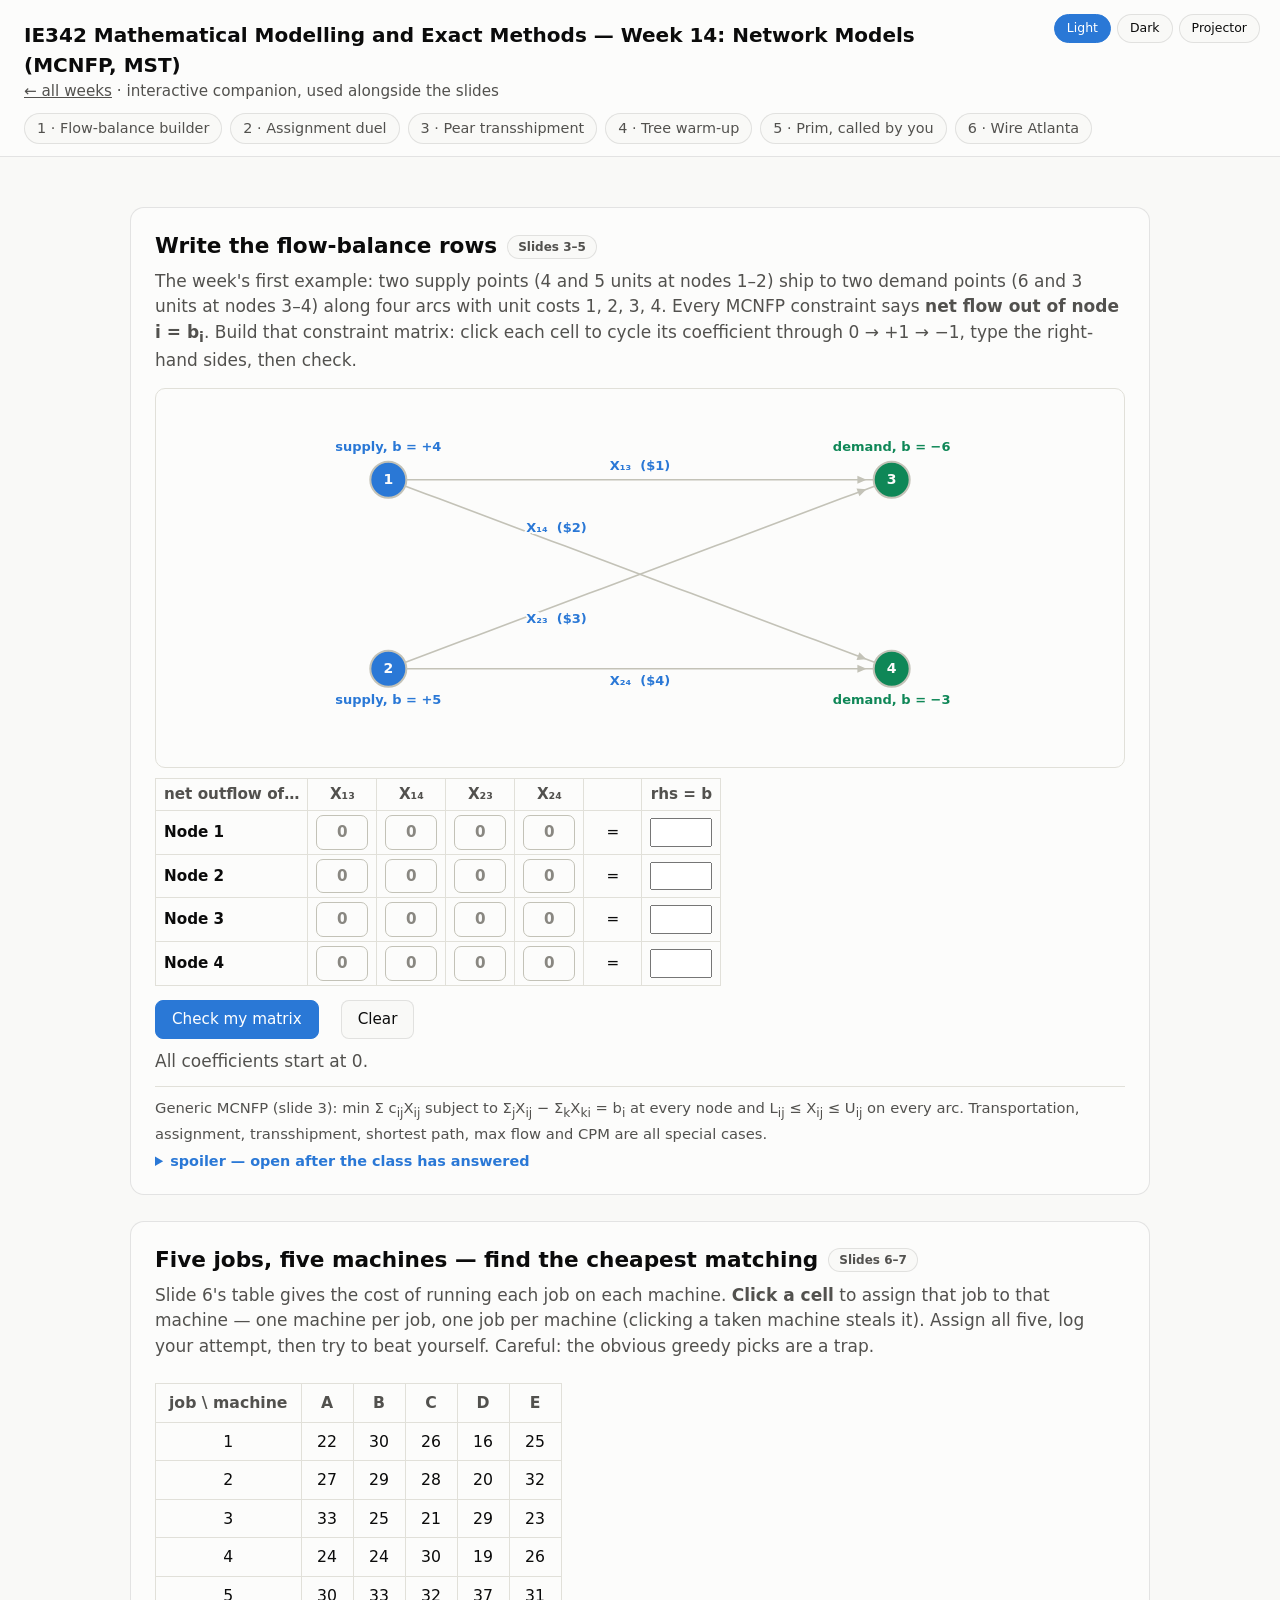
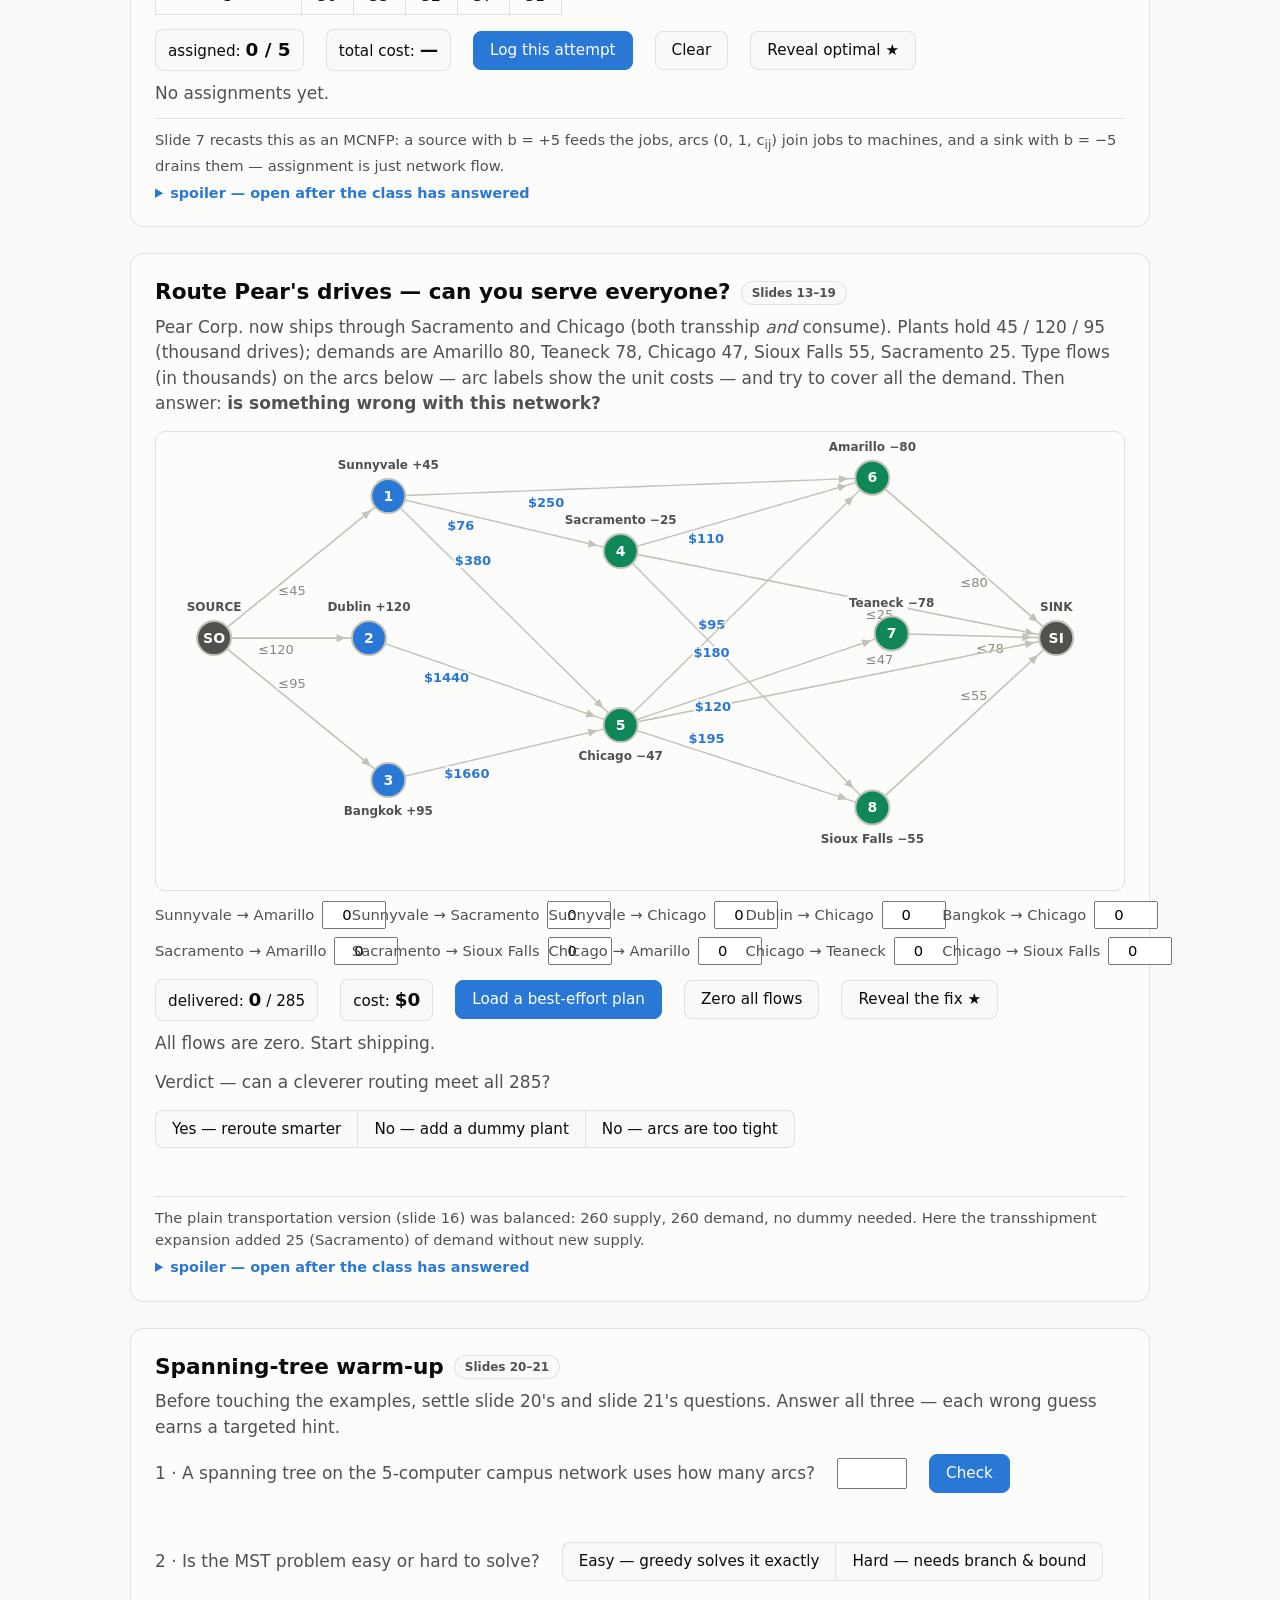
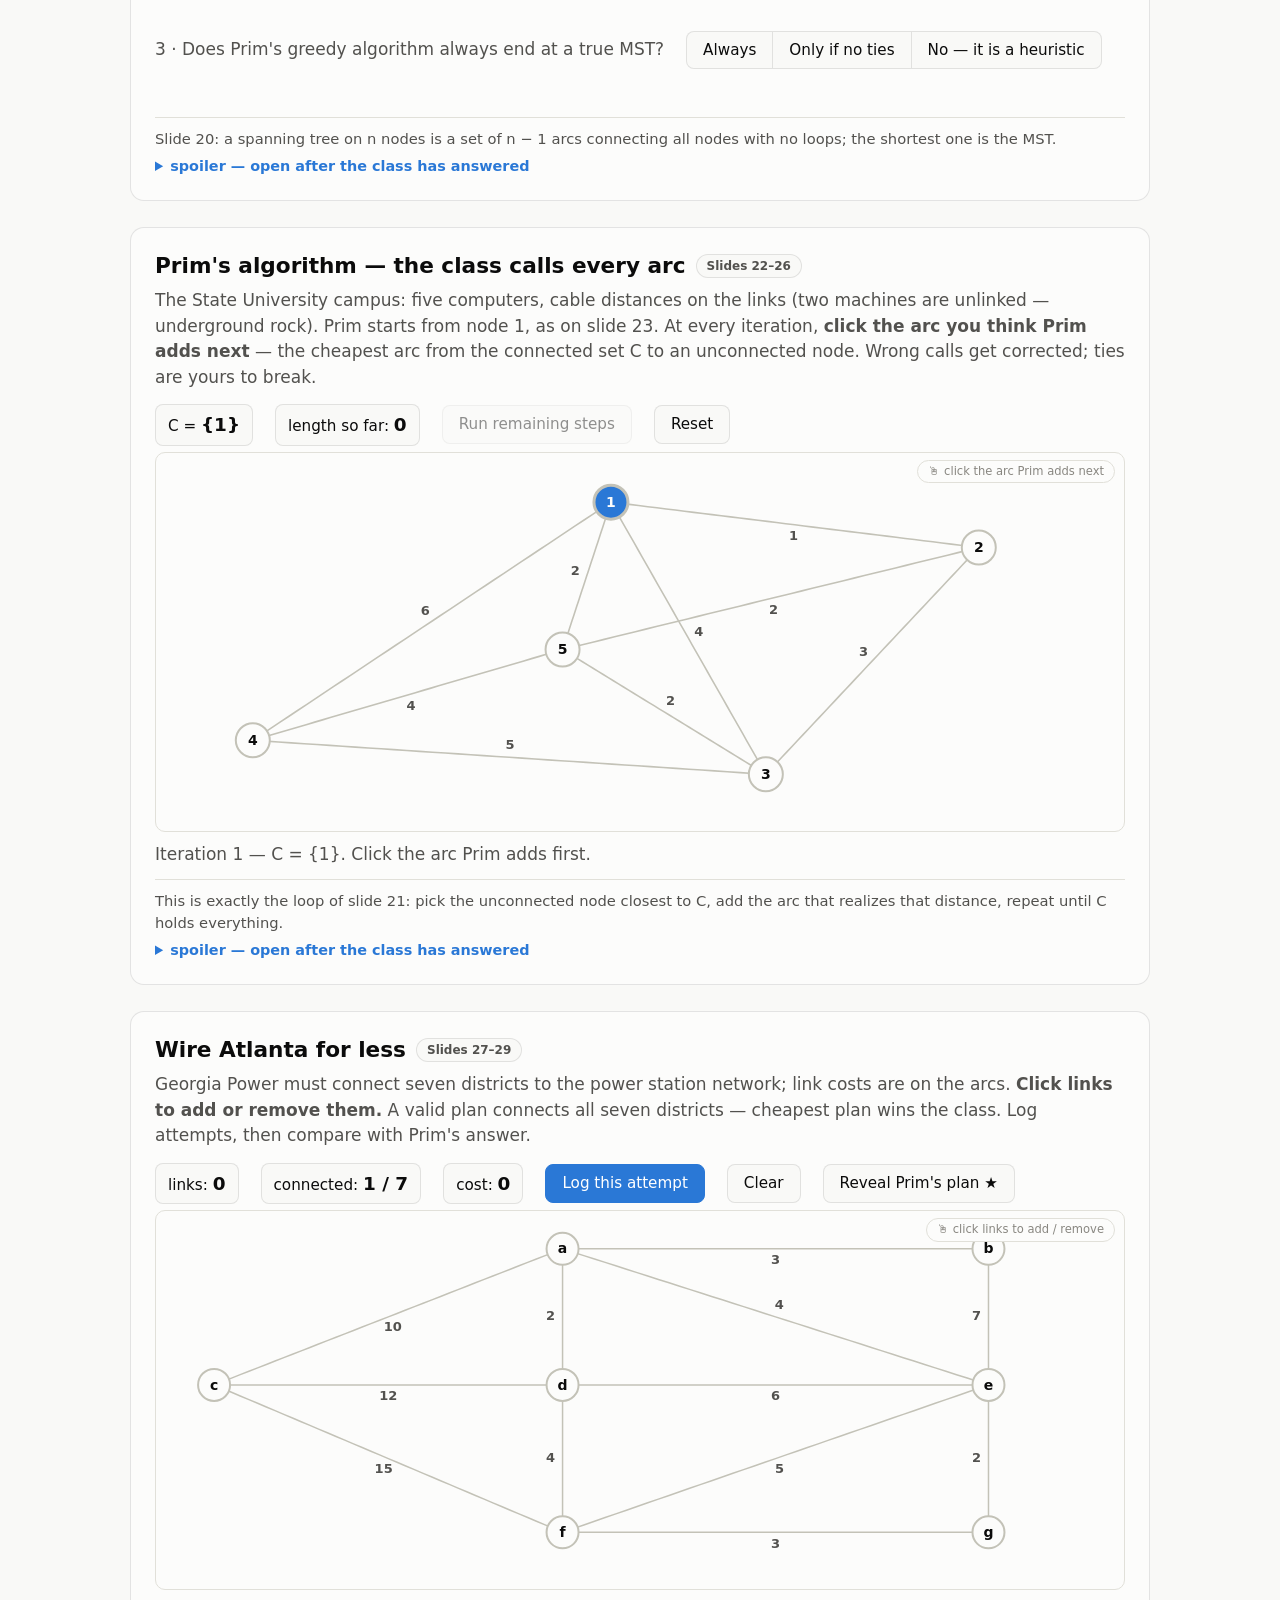
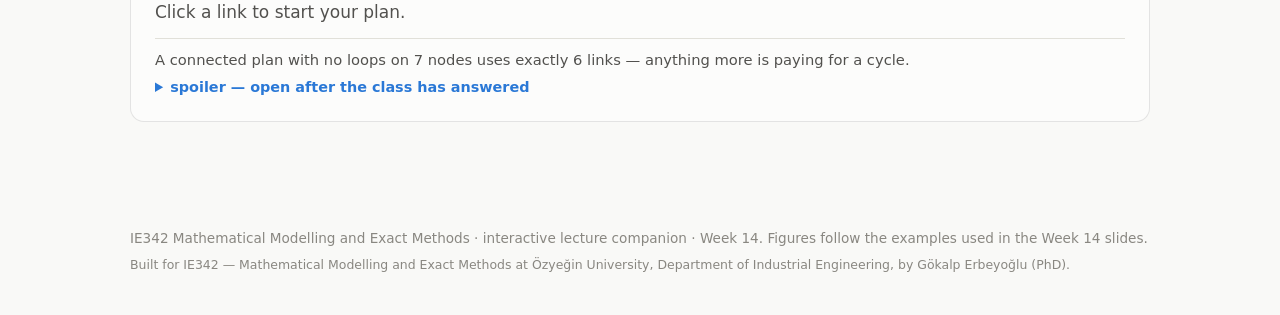
<file: week14.html>
<!DOCTYPE html>
<html lang="en">
<head>
<meta charset="UTF-8">
<meta name="viewport" content="width=device-width, initial-scale=1.0">
<title>IE342 · Week 14 — Network Models: MCNFP &amp; MST (Interactive)</title>
<link rel="stylesheet" href="assets/style.css">
<script src="assets/theme.js"></script>
<style>
  /* keep the long page title clear of the absolutely-positioned theme switch */
  @media (min-width: 701px) {
    header.site h1 { padding-right: 250px; }
  }
  /* --- flow-balance matrix builder --- */
  table.mat {
    border-collapse: collapse;
    font-variant-numeric: tabular-nums;
    font-size: 0.95rem;
    margin-top: 10px;
  }
  table.mat th, table.mat td {
    border: 1px solid var(--grid);
    padding: 4px 8px;
    text-align: center;
    min-width: 58px;
  }
  table.mat th { color: var(--ink-2); }
  table.mat td:first-child, table.mat th:first-child { text-align: left; font-weight: 600; min-width: 76px; }
  table.mat button.coef {
    width: 52px; padding: 5px 0; font: inherit; font-weight: 600;
    border: 1px solid var(--axis); border-radius: 7px; background: var(--surface);
    color: var(--muted); cursor: pointer;
  }
  table.mat button.coef.set { color: var(--s1); border-color: var(--s1); }
  table.mat input.rhs { width: 62px; font: inherit; text-align: center; }
  .mat-wrap { overflow-x: auto; }
  /* --- assignment cost table --- */
  table.cost {
    border-collapse: collapse;
    font-variant-numeric: tabular-nums;
    font-size: 0.98rem;
    margin-top: 10px;
  }
  table.cost th, table.cost td {
    border: 1px solid var(--grid);
    padding: 7px 13px;
    text-align: center;
    min-width: 52px;
  }
  table.cost th { color: var(--ink-2); }
  table.cost td.pick { cursor: pointer; }
  table.cost td.pick:hover { background: var(--region-fill); }
  table.cost td.sel { background: var(--region-fill); color: var(--s5); font-weight: 700; outline: 2px solid var(--s5); outline-offset: -2px; }
  table.cost td.opt { outline: 2px dashed var(--s2); outline-offset: -2px; }
  .cost-wrap { overflow-x: auto; }
  /* --- pear flow inputs --- */
  .flowgrid {
    display: grid; grid-template-columns: repeat(auto-fit, minmax(158px, 1fr));
    gap: 8px 14px; margin: 10px 0 4px;
  }
  .flowgrid label {
    display: flex; align-items: center; justify-content: space-between; gap: 8px;
    color: var(--ink-2); font-size: 0.92rem; white-space: nowrap;
  }
  .flowgrid input { width: 64px; font: inherit; text-align: center; }
</style>
</head>
<body>

<header class="site">
  <h1>IE342 Mathematical Modelling and Exact Methods — Week 14: Network Models (MCNFP, MST)</h1>
  <div class="sub"><a href="index.html" style="color:inherit">← all weeks</a> · interactive companion, used alongside the slides</div>
  <div class="theme-switch" id="theme-switch"></div>
  <nav class="widgets">
    <a href="#balance">1 · Flow-balance builder</a>
    <a href="#assign">2 · Assignment duel</a>
    <a href="#pear">3 · Pear transshipment</a>
    <a href="#treeq">4 · Tree warm-up</a>
    <a href="#prim">5 · Prim, called by you</a>
    <a href="#georgia">6 · Wire Atlanta</a>
  </nav>
</header>

<main>

<!-- ================= WIDGET 1 : FLOW-BALANCE BUILDER ================= -->
<section class="widget" id="balance">
  <h2>Write the flow-balance rows <span class="chip">Slides 3–5</span></h2>
  <p class="howto">
    The week's first example: two supply points (4 and 5 units at nodes 1–2) ship to two demand
    points (6 and 3 units at nodes 3–4) along four arcs with unit costs 1, 2, 3, 4. Every MCNFP
    constraint says <b>net flow out of node i = b<sub>i</sub></b>. Build that constraint matrix:
    click each cell to cycle its coefficient through 0 → +1 → −1, type the right-hand sides,
    then check.
  </p>
  <canvas class="viz short" id="c-bl"></canvas>
  <div class="mat-wrap">
    <table class="mat" id="bl-table"></table>
  </div>
  <div class="controls">
    <button id="bl-check" class="primary">Check my matrix</button>
    <button id="bl-clear">Clear</button>
  </div>
  <p class="status info" id="bl-status">All coefficients start at 0.</p>
  <div class="note">
    Generic MCNFP (slide 3): min Σ c<sub>ij</sub>X<sub>ij</sub> subject to
    Σ<sub>j</sub>X<sub>ij</sub> − Σ<sub>k</sub>X<sub>ki</sub> = b<sub>i</sub> at every node and
    L<sub>ij</sub> ≤ X<sub>ij</sub> ≤ U<sub>ij</sub> on every arc. Transportation, assignment,
    transshipment, shortest path, max flow and CPM are all special cases.
    <details class="spoiler"><summary>spoiler — open after the class has answered</summary>
      Slide 5's model: min Z = X₁₃ + 2X₁₄ + 3X₂₃ + 4X₂₄ with rows
      X₁₃ + X₁₄ = 4 (node 1), X₂₃ + X₂₄ = 5 (node 2),
      −X₁₃ − X₂₃ = −6 (node 3), −X₁₄ − X₂₄ = −3 (node 4).
      Every column holds exactly one +1 and one −1: each unit of flow leaves one node and enters
      another. (For the curious: the cheapest such flow costs 22 — computed from the slide's data;
      the deck stops at the formulation.)
    </details>
  </div>
</section>

<!-- ================= WIDGET 2 : ASSIGNMENT DUEL ================= -->
<section class="widget" id="assign">
  <h2>Five jobs, five machines — find the cheapest matching <span class="chip">Slides 6–7</span></h2>
  <p class="howto">
    Slide 6's table gives the cost of running each job on each machine. <b>Click a cell</b> to
    assign that job to that machine — one machine per job, one job per machine (clicking a taken
    machine steals it). Assign all five, log your attempt, then try to beat yourself. Careful:
    the obvious greedy picks are a trap.
  </p>
  <div class="cost-wrap">
    <table class="cost" id="as-table"></table>
  </div>
  <div class="controls">
    <span class="readout">assigned: <b id="as-count">0 / 5</b></span>
    <span class="readout">total cost: <b id="as-cost">—</b></span>
    <button id="as-log" class="primary">Log this attempt</button>
    <button id="as-clear">Clear</button>
    <button id="as-reveal">Reveal optimal ★</button>
  </div>
  <p class="status info" id="as-status">No assignments yet.</p>
  <div id="as-attwrap" style="display:none">
    <table class="attempts" id="as-att"><thead><tr><th>#</th><th>assignment</th><th>total cost</th></tr></thead><tbody></tbody></table>
  </div>
  <div class="note">
    Slide 7 recasts this as an MCNFP: a source with b = +5 feeds the jobs, arcs (0, 1, c<sub>ij</sub>)
    join jobs to machines, and a sink with b = −5 drains them — assignment is just network flow.
    <details class="spoiler"><summary>spoiler — open after the class has answered</summary>
      The unique optimum assigns 1→A (22), 2→D (20), 3→C (21), 4→B (24), 5→E (31) for a total of
      118 (computed from slide 6's table; the deck stops at the formulation). The row-by-row greedy
      plan — grab 16 for job 1 first — lands on 119: one unit worse, because D is worth more to job 2.
    </details>
  </div>
</section>

<!-- ================= WIDGET 3 : PEAR TRANSSHIPMENT ================= -->
<section class="widget" id="pear">
  <h2>Route Pear's drives — can you serve everyone? <span class="chip">Slides 13–19</span></h2>
  <p class="howto">
    Pear Corp. now ships through Sacramento and Chicago (both transship <em>and</em> consume).
    Plants hold 45 / 120 / 95 (thousand drives); demands are Amarillo 80, Teaneck 78, Chicago 47,
    Sioux Falls 55, Sacramento 25. Type flows (in thousands) on the arcs below — arc labels show
    the unit costs — and try to cover all the demand. Then answer: <b>is something wrong with this
    network?</b>
  </p>
  <canvas class="viz" id="c-pr"></canvas>
  <div class="flowgrid" id="pr-inputs"></div>
  <div class="controls">
    <span class="readout">delivered: <b id="pr-del">0</b> / 285</span>
    <span class="readout">cost: <b id="pr-cost">0</b></span>
    <button id="pr-best" class="primary">Load a best-effort plan</button>
    <button id="pr-reset">Zero all flows</button>
    <button id="pr-dummy">Reveal the fix ★</button>
  </div>
  <p class="status info" id="pr-status">All flows are zero. Start shipping.</p>
  <div class="controls" style="align-items:center">
    <span style="color:var(--ink-2)">Verdict — can a cleverer routing meet all 285?</span>
    <span class="segwrap">
      <button class="seg" id="pr-qa">Yes — reroute smarter</button>
      <button class="seg" id="pr-qb">No — add a dummy plant</button>
      <button class="seg" id="pr-qc">No — arcs are too tight</button>
    </span>
  </div>
  <p class="status info" id="pr-verdict"></p>
  <div class="note">
    The plain transportation version (slide 16) was balanced: 260 supply, 260 demand, no dummy
    needed. Here the transshipment expansion added 25 (Sacramento) of demand without new supply.
    <details class="spoiler"><summary>spoiler — open after the class has answered</summary>
      Total supply 45 + 120 + 95 = 260; total demand 80 + 78 + 47 + 55 + 25 = 285. The network is
      NOT balanced — slide 19's punchline — so an MCNFP needs a dummy plant with b = +25 whose
      zero-cost arcs absorb the unmet demand (the reveal draws one standard completion; the slide
      states the need without drawing it). No routing can deliver more than 260.
    </details>
  </div>
</section>

<!-- ================= WIDGET 4 : TREE WARM-UP ================= -->
<section class="widget" id="treeq">
  <h2>Spanning-tree warm-up <span class="chip">Slides 20–21</span></h2>
  <p class="howto">
    Before touching the examples, settle slide 20's and slide 21's questions. Answer all three —
    each wrong guess earns a targeted hint.
  </p>
  <div class="controls" style="align-items:center">
    <span style="color:var(--ink-2)">1 · A spanning tree on the 5-computer campus network uses how many arcs?</span>
    <input type="number" id="tq-n" style="width:70px;font:inherit;text-align:center">
    <button id="tq-ncheck" class="primary">Check</button>
  </div>
  <p class="status info" id="tq-nstatus"></p>
  <div class="controls" style="align-items:center">
    <span style="color:var(--ink-2)">2 · Is the MST problem easy or hard to solve?</span>
    <span class="segwrap">
      <button class="seg" id="tq-easy">Easy — greedy solves it exactly</button>
      <button class="seg" id="tq-hard">Hard — needs branch &amp; bound</button>
    </span>
  </div>
  <p class="status info" id="tq-estatus"></p>
  <div class="controls" style="align-items:center">
    <span style="color:var(--ink-2)">3 · Does Prim's greedy algorithm always end at a true MST?</span>
    <span class="segwrap">
      <button class="seg" id="tq-always">Always</button>
      <button class="seg" id="tq-ties">Only if no ties</button>
      <button class="seg" id="tq-heur">No — it is a heuristic</button>
    </span>
  </div>
  <p class="status info" id="tq-astatus"></p>
  <div class="note">
    Slide 20: a spanning tree on n nodes is a set of n − 1 arcs connecting all nodes with no loops;
    the shortest one is the MST.
    <details class="spoiler"><summary>spoiler — open after the class has answered</summary>
      1: n − 1 = 4 arcs. 2: easy — unusually for combinatorial optimization, a greedy pass is exact.
      3: always; ties for the closest node may be broken arbitrarily (slide 21) and every choice
      still ends in a minimum spanning tree.
    </details>
  </div>
</section>

<!-- ================= WIDGET 5 : PRIM STEPPER ================= -->
<section class="widget" id="prim">
  <h2>Prim's algorithm — the class calls every arc <span class="chip">Slides 22–26</span></h2>
  <p class="howto">
    The State University campus: five computers, cable distances on the links (two machines are
    unlinked — underground rock). Prim starts from node 1, as on slide 23. At every iteration,
    <b>click the arc you think Prim adds next</b> — the cheapest arc from the connected set C to
    an unconnected node. Wrong calls get corrected; ties are yours to break.
  </p>
  <div class="controls">
    <span class="readout">C = <b id="pm-set">{1}</b></span>
    <span class="readout">length so far: <b id="pm-len">0</b></span>
    <button id="pm-run" class="locked">Run remaining steps</button>
    <button id="pm-reset">Reset</button>
  </div>
  <canvas class="viz short" id="c-pm"></canvas>
  <p class="status info" id="pm-status">Iteration 1 — C = {1}. Click the arc Prim adds first.</p>
  <div class="note">
    This is exactly the loop of slide 21: pick the unconnected node closest to C, add the arc that
    realizes that distance, repeat until C holds everything.
    <details class="spoiler"><summary>spoiler — open after the class has answered</summary>
      Slides 23–26: arc (1,2), then the 2-block tie for node 5 — the slide picks (2,5) — then (5,3)
      and finally (5,4). The minimum spanning tree has length 1 + 2 + 2 + 4 = 9 blocks. Taking (1,5)
      at the tie gives a different tree with the same length 9.
    </details>
  </div>
</section>

<!-- ================= WIDGET 6 : GEORGIA POWER GAME ================= -->
<section class="widget" id="georgia">
  <h2>Wire Atlanta for less <span class="chip">Slides 27–29</span></h2>
  <p class="howto">
    Georgia Power must connect seven districts to the power station network; link costs are on the
    arcs. <b>Click links to add or remove them.</b> A valid plan connects all seven districts —
    cheapest plan wins the class. Log attempts, then compare with Prim's answer.
  </p>
  <div class="controls">
    <span class="readout">links: <b id="ga-arcs">0</b></span>
    <span class="readout">connected: <b id="ga-conn">1 / 7</b></span>
    <span class="readout">cost: <b id="ga-cost">0</b></span>
    <button id="ga-log" class="primary">Log this attempt</button>
    <button id="ga-clear">Clear</button>
    <button id="ga-reveal">Reveal Prim's plan ★</button>
  </div>
  <canvas class="viz short" id="c-ga"></canvas>
  <p class="status info" id="ga-status">Click a link to start your plan.</p>
  <div id="ga-attwrap" style="display:none">
    <table class="attempts" id="ga-att"><thead><tr><th>#</th><th>links</th><th>verdict</th><th>cost</th></tr></thead><tbody></tbody></table>
  </div>
  <div class="note">
    A connected plan with no loops on 7 nodes uses exactly 6 links — anything more is paying for a
    cycle.
    <details class="spoiler"><summary>spoiler — open after the class has answered</summary>
      Slides 28–29: Prim picks a–d (2), a–b (3), a–e (4), e–g (2), f–g (3) and finally a–c (10) —
      total cost 24. Node c is the expensive customer: its cheapest link costs 10 no matter what.
    </details>
  </div>
</section>

</main>

<footer class="site">
  IE342 Mathematical Modelling and Exact Methods · interactive lecture companion · Week 14.
  Figures follow the examples used in the Week 14 slides.
  <div class="credit">Built for IE342 — Mathematical Modelling and Exact Methods at Özyeğin University, Department of Industrial Engineering, by Gökalp Erbeyoğlu (PhD).</div>
</footer>

<script src="assets/viz.js"></script>
<script>
const el = id => document.getElementById(id);
const fmt = (v, d = 2) => Number(v).toFixed(d);

/* === SHARED NETWORK-DRAWING HELPERS (canvas, theme-token colors only) === */

function vfont(px, bold) {
  const s = parseFloat(VIZ.cssv('--viz-font-scale')) || 1;
  return (bold ? '600 ' : '') + Math.round(px * s) + 'px system-ui, sans-serif';
}

// sampled quadratic bezier from a to b, bowed sideways by `bow` px
function bezPts(a, b, bow) {
  const mx = (a.x + b.x) / 2, my = (a.y + b.y) / 2;
  const dx = b.x - a.x, dy = b.y - a.y, L = Math.hypot(dx, dy) || 1;
  const nx = -dy / L, ny = dx / L;
  const cx = mx + nx * bow, cy = my + ny * bow;
  const pts = [];
  for (let k = 0; k <= 40; k++) {
    const u = k / 40;
    pts.push({
      x: (1 - u) * (1 - u) * a.x + 2 * (1 - u) * u * cx + u * u * b.x,
      y: (1 - u) * (1 - u) * a.y + 2 * (1 - u) * u * cy + u * u * b.y,
    });
  }
  return pts;
}

// text with a surface-colored halo so labels stay readable over edges
function halo(ctx, t, txt, x, y, color, px, bold, align, baseline) {
  ctx.save();
  ctx.font = vfont(px || 13, bold);
  ctx.textAlign = align || 'center';
  ctx.textBaseline = baseline || 'middle';
  ctx.lineWidth = 4;
  ctx.strokeStyle = t.surface;
  ctx.strokeText(txt, x, y);
  ctx.fillStyle = color;
  ctx.fillText(txt, x, y);
  ctx.restore();
}

function drawLink(ctx, t, a, b, o = {}) {
  const pts = bezPts(a, b, o.bow || 0);
  ctx.save();
  ctx.strokeStyle = o.color || t.axis;
  ctx.lineWidth = o.width || 1.6;
  if (o.dash) ctx.setLineDash(o.dash);
  ctx.beginPath();
  pts.forEach((p, i) => i ? ctx.lineTo(p.x, p.y) : ctx.moveTo(p.x, p.y));
  ctx.stroke();
  ctx.setLineDash([]);
  if (o.arrow) {
    const R = (o.nodeR || 16) + 4;
    let tip = pts[pts.length - 1], prev = pts[pts.length - 2];
    for (let k = pts.length - 1; k > 0; k--) {
      if (Math.hypot(pts[k].x - b.x, pts[k].y - b.y) >= R) { tip = pts[k]; prev = pts[k - 1]; break; }
    }
    const ang = Math.atan2(tip.y - prev.y, tip.x - prev.x);
    ctx.beginPath();
    ctx.moveTo(tip.x, tip.y);
    ctx.lineTo(tip.x - 10 * Math.cos(ang - 0.42), tip.y - 10 * Math.sin(ang - 0.42));
    ctx.lineTo(tip.x - 10 * Math.cos(ang + 0.42), tip.y - 10 * Math.sin(ang + 0.42));
    ctx.closePath();
    ctx.fillStyle = o.color || t.axis;
    ctx.fill();
  }
  if (o.label !== undefined) {
    const at = o.labelAt !== undefined ? o.labelAt : 20;
    const mid = pts[at];
    const dx = b.x - a.x, dy = b.y - a.y, L = Math.hypot(dx, dy) || 1;
    const nx = -dy / L, ny = dx / L;
    const off = o.labelOff !== undefined ? o.labelOff : 13;
    const s = (o.bow || 0) !== 0 ? Math.sign(o.bow) : (o.side || 1);
    halo(ctx, t, String(o.label), mid.x + nx * off * s, mid.y + ny * off * s,
      o.labelColor || t.ink2, o.labelSize || 13, o.labelBold);
  }
  ctx.restore();
  return pts;
}

function drawNodeCircle(ctx, t, n, txt, o = {}) {
  const r = o.r || 16;
  ctx.save();
  ctx.beginPath();
  ctx.arc(n.x, n.y, r, 0, 2 * Math.PI);
  ctx.fillStyle = o.fill || t.surface;
  ctx.fill();
  ctx.lineWidth = o.ring ? 3 : 2;
  ctx.strokeStyle = o.stroke || t.axis;
  ctx.stroke();
  ctx.font = vfont(o.size || 14, true);
  ctx.textAlign = 'center';
  ctx.textBaseline = 'middle';
  ctx.fillStyle = o.fill && o.fill !== t.surface ? t.surface : t.ink;
  ctx.fillText(txt, n.x, n.y + 1);
  ctx.restore();
}

// distance from point (px,py) to segment a-b
function distToSeg(px, py, a, b) {
  const dx = b.x - a.x, dy = b.y - a.y;
  const L2 = dx * dx + dy * dy || 1;
  let u = ((px - a.x) * dx + (py - a.y) * dy) / L2;
  u = Math.max(0, Math.min(1, u));
  return Math.hypot(px - (a.x + u * dx), py - (a.y + u * dy));
}

/* ============================================================
   WIDGET 1 — flow-balance matrix builder (slides 3-5)
   Network: nodes 1,2 supply 4,5; nodes 3,4 demand 6,3.
   Arcs 1→3 ($1), 1→4 ($2), 2→3 ($3), 2→4 ($4).  Answer = slide 5.
   ============================================================ */
(() => {
  const canvas = el('c-bl');
  const ARCS = [
    { a: 1, b: 3, c: 1 }, { a: 1, b: 4, c: 2 },
    { a: 2, b: 3, c: 3 }, { a: 2, b: 4, c: 4 },
  ];
  const ARCNAMES = ['X₁₃', 'X₁₄', 'X₂₃', 'X₂₄'];
  const B = { 1: 4, 2: 5, 3: -6, 4: -3 };
  const ANS = [
    [1, 1, 0, 0], [0, 0, 1, 1], [-1, 0, -1, 0], [0, -1, 0, -1],
  ];
  // coef[i][j] for node i (0..3) and arc j (0..3)
  let coef = ANS.map(r => r.map(() => 0));

  function layout() {
    const { ctx, w, h } = VIZ.setup(canvas);
    const x0 = w * 0.24, x1 = w * 0.76;
    return {
      ctx, w, h,
      N: { 1: { x: x0, y: h * 0.24 }, 2: { x: x0, y: h * 0.74 }, 3: { x: x1, y: h * 0.24 }, 4: { x: x1, y: h * 0.74 } },
    };
  }

  function draw() {
    const { ctx, N } = layout();
    const t = VIZ.theme();
    ARCS.forEach((arc, j) => {
      drawLink(ctx, t, N[arc.a], N[arc.b], {
        arrow: true, nodeR: 18, label: ARCNAMES[j] + '  ($' + arc.c + ')',
        labelAt: arc.a !== arc.b - 2 ? 13 : 20, side: arc.a === 1 ? -1 : 1,
        labelBold: true, labelColor: t.s1,
      });
    });
    Object.keys(N).forEach(k => {
      const supply = B[k] > 0;
      drawNodeCircle(ctx, t, N[k], k, { r: 18, fill: supply ? t.s1 : t.s2 });
      halo(ctx, t, (supply ? 'supply, b = +' : 'demand, b = −') + Math.abs(B[k]),
        N[k].x, N[k].y + (k % 2 === 1 ? -32 : 32), supply ? t.s1 : t.s2, 13, true);
    });
  }

  function render() {
    let html = '<thead><tr><th>net outflow of…</th>' + ARCNAMES.map(n => '<th>' + n + '</th>').join('') +
      '<th></th><th>rhs = b</th></tr></thead><tbody>';
    for (let i = 0; i < 4; i++) {
      html += '<tr><td>Node ' + (i + 1) + '</td>';
      for (let j = 0; j < 4; j++) {
        const v = coef[i][j];
        html += '<td><button class="coef' + (v !== 0 ? ' set' : '') + '" data-i="' + i + '" data-j="' + j + '">' +
          (v === 0 ? '0' : (v > 0 ? '+1' : '−1')) + '</button></td>';
      }
      html += '<td>=</td><td><input type="number" class="rhs" id="bl-rhs' + i + '" step="1"></td></tr>';
    }
    html += '</tbody>';
    const keep = [0, 1, 2, 3].map(i => { const f = el('bl-rhs' + i); return f ? f.value : ''; });
    el('bl-table').innerHTML = html;
    [0, 1, 2, 3].forEach(i => { el('bl-rhs' + i).value = keep[i]; });
    el('bl-table').querySelectorAll('button.coef').forEach(btn => {
      btn.addEventListener('click', () => {
        const i = +btn.dataset.i, j = +btn.dataset.j;
        coef[i][j] = coef[i][j] === 0 ? 1 : (coef[i][j] === 1 ? -1 : 0);
        render();
      });
    });
  }

  function check() {
    const st = el('bl-status');
    const rhs = [0, 1, 2, 3].map(i => el('bl-rhs' + i).value === '' ? null : +el('bl-rhs' + i).value);
    const hints = [];
    // 1: coefficients on non-incident arcs
    for (let i = 0; i < 4 && hints.length === 0; i++) {
      for (let j = 0; j < 4; j++) {
        if (ANS[i][j] === 0 && coef[i][j] !== 0) {
          hints.push(ARCNAMES[j] + ' never touches node ' + (i + 1) + ' — its coefficient in that row must be 0.');
          break;
        }
      }
    }
    // 2: whole row written as net inflow
    for (let i = 0; i < 4 && hints.length === 0; i++) {
      const negated = ANS[i].every((v, j) => coef[i][j] === -v) && ANS[i].some(v => v !== 0);
      if (negated) hints.push('Node ' + (i + 1) + '’s row is net INflow. The slide’s convention is net OUTflow: arcs leaving get +1, arcs entering get −1, and b flips sign with it.');
    }
    // 3: individual sign slips
    for (let i = 0; i < 4 && hints.length === 0; i++) {
      for (let j = 0; j < 4; j++) {
        if (ANS[i][j] !== 0 && coef[i][j] === -ANS[i][j]) {
          const leaving = ANS[i][j] > 0;
          hints.push('Check ' + ARCNAMES[j] + ' at node ' + (i + 1) + ': that arc ' + (leaving ? 'LEAVES the node, so it adds +1 to net outflow.' : 'ENTERS the node, so it contributes −1.'));
          break;
        }
      }
    }
    // 4: missing coefficients
    for (let i = 0; i < 4 && hints.length === 0; i++) {
      for (let j = 0; j < 4; j++) {
        if (ANS[i][j] !== 0 && coef[i][j] === 0) {
          hints.push(ARCNAMES[j] + ' is incident to node ' + (i + 1) + ' — it cannot have coefficient 0 there.');
          break;
        }
      }
    }
    const coefOK = hints.length === 0;
    // rhs checks
    const bAns = [4, 5, -6, -3];
    let rhsOK = true;
    for (let i = 0; i < 4; i++) {
      if (rhs[i] === null || Math.abs(rhs[i] - bAns[i]) > 1e-9) rhsOK = false;
    }
    if (coefOK && !rhsOK) {
      for (let i = 2; i < 4; i++) {
        if (rhs[i] !== null && Math.abs(rhs[i] + bAns[i]) < 1e-9) {
          hints.push('Node ' + (i + 1) + ' is a DEMAND point: more flow comes in than goes out, so its net outflow b is negative.');
          break;
        }
      }
      if (hints.length === 0) hints.push('Read the b values off the figure: supplies 4 and 5, demands 6 and 3 (with a minus sign).');
    }
    if (coefOK && rhsOK) {
      st.className = 'status ok';
      st.textContent = '✓ Exactly slide 5’s matrix. Notice every column holds one +1 and one −1 — each shipped unit leaves one node and enters another.';
    } else {
      st.className = 'status bad';
      st.textContent = '✗ Not yet. ' + hints[0];
    }
  }

  el('bl-check').addEventListener('click', check);
  el('bl-clear').addEventListener('click', () => {
    coef = ANS.map(r => r.map(() => 0));
    render();
    [0, 1, 2, 3].forEach(i => { el('bl-rhs' + i).value = ''; });
    el('bl-status').className = 'status info';
    el('bl-status').textContent = 'All coefficients start at 0.';
  });
  render();
  VIZ.register(canvas, draw);
})();

/* ============================================================
   WIDGET 2 — assignment duel (slides 6-7)
   Costs from slide 6.  Optimum (computed): 1A 2D 3C 4B 5E = 118.
   ============================================================ */
(() => {
  const MACH = ['A', 'B', 'C', 'D', 'E'];
  const COST = [
    [22, 30, 26, 16, 25],
    [27, 29, 28, 20, 32],
    [33, 25, 21, 29, 23],
    [24, 24, 30, 19, 26],
    [30, 33, 32, 37, 31],
  ];
  const OPT = [0, 3, 2, 1, 4]; // job i -> machine index (1A 2D 3C 4B 5E), cost 118
  let pick = [null, null, null, null, null];
  let revealed = false, attempts = [];

  window.__assignScore = () => pick.every(p => p !== null)
    ? pick.reduce((s, m, i) => s + COST[i][m], 0) : null;

  function render() {
    let html = '<thead><tr><th>job \\ machine</th>' + MACH.map(m => '<th>' + m + '</th>').join('') + '</tr></thead><tbody>';
    for (let i = 0; i < 5; i++) {
      html += '<tr><td>' + (i + 1) + '</td>';
      for (let j = 0; j < 5; j++) {
        const cls = ['pick'];
        if (pick[i] === j) cls.push('sel');
        if (revealed && OPT[i] === j) cls.push('opt');
        html += '<td class="' + cls.join(' ') + '" data-i="' + i + '" data-j="' + j + '">' + COST[i][j] + '</td>';
      }
      html += '</tr>';
    }
    html += '</tbody>';
    el('as-table').innerHTML = html;
    el('as-table').querySelectorAll('td.pick').forEach(td => {
      td.addEventListener('click', () => {
        const i = +td.dataset.i, j = +td.dataset.j;
        if (pick[i] === j) { pick[i] = null; } else {
          pick.forEach((m, k) => { if (m === j && k !== i) pick[k] = null; });
          pick[i] = j;
        }
        update();
      });
    });
    const n = pick.filter(p => p !== null).length;
    el('as-count').textContent = n + ' / 5';
    const cost = window.__assignScore();
    el('as-cost').textContent = cost === null ? '—' : cost;
  }

  function update() {
    render();
    const n = pick.filter(p => p !== null).length;
    const st = el('as-status');
    if (n === 0) { st.className = 'status info'; st.textContent = 'No assignments yet.'; return; }
    if (n < 5) { st.className = 'status info'; st.textContent = n + ' of 5 jobs assigned — every job needs a machine and no machine takes two jobs.'; return; }
    const cost = window.__assignScore();
    st.className = 'status ok';
    st.textContent = 'Complete matching, total cost ' + cost + '. Log it, then hunt for something cheaper.';
  }

  function log() {
    const cost = window.__assignScore();
    const st = el('as-status');
    if (cost === null) { st.className = 'status bad'; st.textContent = '✗ Assign all five jobs before logging.'; return; }
    attempts.push({ txt: pick.map((m, i) => (i + 1) + MACH[m]).join(' '), cost });
    const best = Math.min(...attempts.map(a => a.cost));
    el('as-attwrap').style.display = '';
    el('as-att').querySelector('tbody').innerHTML = attempts.map((a, k) =>
      '<tr' + (a.cost === best ? ' class="best"' : '') + '><td>' + (k + 1) + '</td><td>' + a.txt + '</td><td>' + a.cost + '</td></tr>').join('');
    st.className = 'status ok';
    st.textContent = 'Attempt #' + attempts.length + ' logged at ' + cost + '. Class best so far: ' + best + '.';
  }

  el('as-log').addEventListener('click', log);
  el('as-clear').addEventListener('click', () => { pick = [null, null, null, null, null]; update(); });
  el('as-reveal').addEventListener('click', () => {
    revealed = !revealed;
    el('as-reveal').textContent = revealed ? 'Hide optimal' : 'Reveal optimal ★';
    render();
    if (revealed) {
      const st = el('as-status');
      st.className = 'status info';
      st.textContent = 'Dashed green cells mark the optimal matching (118). Compare it with your picks.';
    }
  });
  render();
})();

/* ============================================================
   WIDGET 3 — Pear transshipment (slides 13-19)
   Arc costs and node data exactly as the slide-19 figure.
   Punchline: supply 260 < demand 285 → dummy plant needed.
   ============================================================ */
(() => {
  const canvas = el('c-pr');
  const NAMES = { so: 'SOURCE', 1: 'Sunnyvale', 2: 'Dublin', 3: 'Bangkok', 4: 'Sacramento', 5: 'Chicago', 6: 'Amarillo', 7: 'Teaneck', 8: 'Sioux Falls', si: 'SINK' };
  const SUP = { 1: 45, 2: 120, 3: 95 };
  const DEM = { 4: 25, 5: 47, 6: 80, 7: 78, 8: 55 };
  const ARCS = [
    { f: 1, t: 6, c: 250 }, { f: 1, t: 4, c: 76 }, { f: 1, t: 5, c: 380 },
    { f: 2, t: 5, c: 1440 }, { f: 3, t: 5, c: 1660 },
    { f: 4, t: 6, c: 110 }, { f: 4, t: 8, c: 95 },
    { f: 5, t: 6, c: 180 }, { f: 5, t: 7, c: 120 }, { f: 5, t: 8, c: 195 },
  ];
  // one max-delivery plan (260 delivered; Amarillo left 25 short)
  const BESTPLAN = [20, 25, 0, 120, 95, 0, 0, 35, 78, 55];
  let flows = ARCS.map(() => 0);
  let showDummy = false;

  function layout() {
    const { ctx, w, h } = VIZ.setup(canvas);
    const P = pt => ({ x: pt[0] * w, y: pt[1] * h });
    return {
      ctx, w, h,
      N: {
        so: P([0.06, 0.45]),
        1: P([0.24, 0.14]), 2: P([0.22, 0.45]), 3: P([0.24, 0.76]),
        4: P([0.48, 0.26]), 5: P([0.48, 0.64]),
        6: P([0.74, 0.10]), 7: P([0.76, 0.44]), 8: P([0.74, 0.82]),
        si: P([0.93, 0.45]),
      },
    };
  }

  const arr = k => ARCS.reduce((s, a, j) => s + (a.t === k ? flows[j] : 0), 0);
  const out = k => ARCS.reduce((s, a, j) => s + (a.f === k ? flows[j] : 0), 0);

  function evalPlan() {
    const keep4 = arr(4) - out(4), keep5 = arr(5) - out(5);
    const problems = [];
    [1, 2, 3].forEach(p => { if (out(p) > SUP[p]) problems.push(NAMES[p] + ' ships ' + out(p) + ' but only holds ' + SUP[p] + '.'); });
    if (keep4 < 0) problems.push('Sacramento sends out ' + out(4) + ' but receives only ' + arr(4) + ' — flow balance is broken.');
    if (keep5 < 0) problems.push('Chicago sends out ' + out(5) + ' but receives only ' + arr(5) + ' — flow balance is broken.');
    if (keep4 > DEM[4]) problems.push('Sacramento keeps ' + keep4 + ' but its demand is only 25 — the extra units are stranded.');
    if (keep5 > DEM[5]) problems.push('Chicago keeps ' + keep5 + ' but its demand is only 47 — the extra units are stranded.');
    [6, 7, 8].forEach(k => { if (arr(k) > DEM[k]) problems.push(NAMES[k] + ' receives ' + arr(k) + ' but can absorb only ' + DEM[k] + '.'); });
    const delivered = problems.length ? null : keep4 + keep5 + arr(6) + arr(7) + arr(8);
    const cost = ARCS.reduce((s, a, j) => s + a.c * flows[j], 0);
    return { problems, delivered, cost, keep4, keep5 };
  }

  function draw() {
    const { ctx, N, w } = layout();
    const t = VIZ.theme();
    const R = 17;
    // On the narrow mobile canvas this dense 10-node graph crowds. There the
    // ≤capacity arc tags are dropped (they merely restate each node's own
    // +supply / −demand label and the intro text) and the cost / node-name
    // fonts shrink a step, so nothing overlaps. Desktop/projector are unchanged.
    const narrow = w < 660;
    const costPx = narrow ? 11 : 13;
    const namePx = narrow ? 11 : 12;
    // source & sink arcs (cost 0, capacity = supply/demand)
    [1, 2, 3].forEach(p => drawLink(ctx, t, N.so, N[p], {
      arrow: true, nodeR: R, label: narrow ? undefined : '≤' + SUP[p], labelColor: t.muted, labelAt: 16,
      side: p === 3 ? -1 : 1,
    }));
    [6, 7, 4, 5, 8].forEach(k => drawLink(ctx, t, N[k], N.si, {
      arrow: true, nodeR: R, label: narrow ? undefined : '≤' + DEM[k], labelColor: t.muted, labelAt: 24,
      side: k === 8 || k === 5 ? -1 : 1,
    }));
    // transport arcs with cost labels; flow shown violet
    ARCS.forEach((a, j) => {
      const x = flows[j];
      const pts = drawLink(ctx, t, N[a.f], N[a.t], {
        arrow: true, nodeR: R,
        color: x > 0 ? t.s5 : t.axis, width: x > 0 ? 1.8 + 2.6 * x / 120 : 1.4,
        label: '$' + a.c, labelBold: true, labelColor: t.s1, labelAt: 13, labelSize: costPx,
        // Narrow: lift the 1→6 cost above its near-horizontal arc so it clears
        // the "Sacramento −25" node label sitting just below that arc.
        side: (a.f === 1 && a.t === 5) || (a.f === 4 && a.t === 8) || (a.f === 5 && a.t === 8) || (narrow && a.f === 1 && a.t === 6) ? -1 : 1,
      });
      if (x > 0) halo(ctx, t, x, pts[28].x, pts[28].y - 10, t.s5, 14, true);
    });
    if (showDummy) {
      const D = { x: N[3].x + (N.si.x - N[3].x) * 0.28, y: N[3].y + 0.16 * (N[3].y - N[2].y) + 20 };
      [4, 5, 6, 7, 8].forEach(k => drawLink(ctx, t, D, N[k], { arrow: true, nodeR: R, color: t.s2, dash: [6, 5], width: 1.5 }));
      drawNodeCircle(ctx, t, D, 'DU', { r: R, fill: t.s2 });
      halo(ctx, t, 'dummy plant, b = +25, $0 arcs', D.x, D.y + 30, t.s2, 13, true);
    }
    Object.keys(N).forEach(k => {
      const isEnd = k === 'so' || k === 'si';
      const isPlant = k === '1' || k === '2' || k === '3';
      drawNodeCircle(ctx, t, N[k], isEnd ? k.toUpperCase() : k, { r: R, fill: isEnd ? t.ink2 : (isPlant ? t.s1 : t.s2) });
      const dy = (k === '2' || k === '7' || k === 'so' || k === 'si') ? -30 : ((k === '4' || k === '6' || k === '1') ? -30 : 32);
      halo(ctx, t, NAMES[k] + (isPlant ? ' +' + SUP[k] : (DEM[k] ? ' −' + DEM[k] : '')), N[k].x, N[k].y + dy, t.ink2, namePx, true);
    });
  }

  function update() {
    const { problems, delivered, cost } = evalPlan();
    el('pr-del').textContent = delivered === null ? '—' : delivered;
    el('pr-cost').textContent = '$' + cost;
    const st = el('pr-status');
    if (problems.length) {
      st.className = 'status bad';
      st.textContent = '✗ ' + problems[0];
    } else if (delivered === 0) {
      st.className = 'status info';
      st.textContent = 'All flows are zero. Start shipping.';
    } else if (delivered >= 260) {
      st.className = 'status ok';
      st.textContent = '✓ All 260 (thousand) supplied units arrive — yet 285 − 260 = 25 of demand stays uncovered. Could any routing do better?';
    } else {
      st.className = 'status info';
      const unused = [1, 2, 3].map(p => SUP[p] - out(p)).reduce((a, b) => a + b, 0);
      st.textContent = delivered + ' of 285 delivered (' + (285 - delivered) + ' short) · unused supply: ' + unused + ' · cost $' + cost + '.';
    }
    draw();
  }

  // inputs
  el('pr-inputs').innerHTML = ARCS.map((a, j) =>
    '<label>' + NAMES[a.f] + ' → ' + NAMES[a.t] + ' <input type="number" id="pr-x' + j + '" min="0" step="1" value="0"></label>').join('');
  ARCS.forEach((a, j) => {
    el('pr-x' + j).addEventListener('input', () => {
      flows[j] = Math.max(0, +el('pr-x' + j).value || 0);
      update();
    });
  });

  el('pr-best').addEventListener('click', () => {
    flows = BESTPLAN.slice();
    ARCS.forEach((a, j) => { el('pr-x' + j).value = flows[j]; });
    update();
  });
  el('pr-reset').addEventListener('click', () => {
    flows = ARCS.map(() => 0);
    ARCS.forEach((a, j) => { el('pr-x' + j).value = 0; });
    update();
  });
  el('pr-dummy').addEventListener('click', () => {
    showDummy = !showDummy;
    el('pr-dummy').textContent = showDummy ? 'Hide the fix' : 'Reveal the fix ★';
    draw();
  });

  function answer(which) {
    const v = el('pr-verdict');
    ['pr-qa', 'pr-qb', 'pr-qc'].forEach(id => el(id).classList.remove('active'));
    el(which).classList.add('active');
    if (which === 'pr-qb') {
      v.className = 'status ok';
      v.textContent = '✓ Right — total supply 45 + 120 + 95 = 260 against demand 80 + 78 + 47 + 55 + 25 = 285. The network is unbalanced; a dummy plant with b = +25 (zero-cost arcs) restores balance. That is slide 19’s punchline.';
    } else if (which === 'pr-qa') {
      v.className = 'status bad';
      v.textContent = '✗ No routing creates drives. The three plants hold 260 in total while the five demand nodes ask for 285 — you are structurally 25 short.';
    } else {
      v.className = 'status bad';
      v.textContent = '✗ The transport arcs are uncapacitated, (0, ∞, c) — they never bind. The real bottleneck is total supply 260 < total demand 285.';
    }
  }
  el('pr-qa').addEventListener('click', () => answer('pr-qa'));
  el('pr-qb').addEventListener('click', () => answer('pr-qb'));
  el('pr-qc').addEventListener('click', () => answer('pr-qc'));

  update();
  VIZ.register(canvas, draw);
})();

/* ============================================================
   WIDGET 4 — spanning-tree warm-up (slides 20-21)
   ============================================================ */
(() => {
  el('tq-ncheck').addEventListener('click', () => {
    const v = +el('tq-n').value;
    const st = el('tq-nstatus');
    if (el('tq-n').value === '') { st.className = 'status bad'; st.textContent = '✗ Type a number first.'; return; }
    if (v === 4) { st.className = 'status ok'; st.textContent = '✓ n − 1 = 4 arcs: enough to connect 5 nodes, and one more would necessarily close a loop.'; }
    else if (v === 5) { st.className = 'status bad'; st.textContent = '✗ Five arcs on five nodes must contain a cycle — you would be paying for a loop. Slide 20: a spanning tree has n − 1 arcs.'; }
    else if (v === 10) { st.className = 'status bad'; st.textContent = '✗ That is every possible pair — a complete graph, not a tree. A tree keeps just enough arcs to stay connected.'; }
    else { st.className = 'status bad'; st.textContent = '✗ Count again: connecting n nodes without loops takes exactly n − 1 arcs.'; }
  });
  el('tq-easy').addEventListener('click', () => {
    const st = el('tq-estatus');
    el('tq-easy').classList.add('active'); el('tq-hard').classList.remove('active');
    st.className = 'status ok';
    st.textContent = '✓ Easy — rare luck in combinatorial optimization: the greedy Prim pass on slide 21 solves MST exactly, no enumeration or bounding needed.';
  });
  el('tq-hard').addEventListener('click', () => {
    const st = el('tq-estatus');
    el('tq-hard').classList.add('active'); el('tq-easy').classList.remove('active');
    st.className = 'status bad';
    st.textContent = '✗ Understandable guess — most network design questions ARE hard. But MST is a famous exception: the greedy algorithm of slide 21 is provably exact.';
  });
  const q3 = (id, ok, msg) => el(id).addEventListener('click', () => {
    ['tq-always', 'tq-ties', 'tq-heur'].forEach(x => el(x).classList.remove('active'));
    el(id).classList.add('active');
    const st = el('tq-astatus');
    st.className = ok ? 'status ok' : 'status bad';
    st.textContent = msg;
  });
  q3('tq-always', true, '✓ Always. Slide 21: ties for the closest node may be broken arbitrarily — every choice still ends in a minimum spanning tree.');
  q3('tq-ties', false, '✗ Ties are harmless: break them any way you like and the final length is still minimal (you may just get a different optimal tree).');
  q3('tq-heur', false, '✗ For most problems greedy is only a heuristic — but for MST it is exact. That is what makes this problem “easy”.');
})();

/* ============================================================
   WIDGET 5 — Prim stepper, campus network (slides 22-26)
   Edges: 1-2:1, 1-3:4, 1-4:6, 1-5:2, 2-3:3, 2-5:2, 3-4:5, 3-5:2, 4-5:4.
   Slide iterations: (1,2) → (2,5) [tie with (1,5)] → (5,3) → (5,4); total 9.
   ============================================================ */
(() => {
  const canvas = el('c-pm');
  VIZ.hint(canvas, '🖱 click the arc Prim adds next');
  const EDGES = [
    { u: 1, v: 2, w: 1 }, { u: 1, v: 3, w: 4 }, { u: 1, v: 4, w: 6 }, { u: 1, v: 5, w: 2 },
    { u: 2, v: 3, w: 3 }, { u: 2, v: 5, w: 2 }, { u: 3, v: 4, w: 5 }, { u: 3, v: 5, w: 2 },
    { u: 4, v: 5, w: 4 },
  ];
  const SLIDEPICKS = ['1-2', '2-5', '5-3', '5-4'];
  const POS = { 1: [0.47, 0.13], 2: [0.85, 0.25], 3: [0.63, 0.85], 4: [0.10, 0.76], 5: [0.42, 0.52] };
  let C, tree, len, done;

  function layout() {
    const { ctx, w, h } = VIZ.setup(canvas);
    const N = {};
    Object.keys(POS).forEach(k => { N[k] = { x: POS[k][0] * w, y: POS[k][1] * h }; });
    return { ctx, w, h, N };
  }

  function crossing() {
    return EDGES.filter(e => (C.has(e.u) ? 1 : 0) + (C.has(e.v) ? 1 : 0) === 1);
  }

  function setC() {
    el('pm-set').textContent = '{' + [...C].sort().join(',') + '}';
    el('pm-len').textContent = len;
  }

  function draw() {
    const { ctx, N } = layout();
    const t = VIZ.theme();
    EDGES.forEach(e => {
      const inTree = tree.some(x => x === e);
      drawLink(ctx, t, N[e.u], N[e.v], {
        color: inTree ? t.s2 : t.axis, width: inTree ? 4.5 : 1.6,
        label: e.w, labelBold: true, labelColor: inTree ? t.s2 : t.ink2,
        labelOff: 12,
        side: (e.u === 1 && e.v === 3) || (e.u === 2 && e.v === 5) ? -1 : 1,
      });
    });
    Object.keys(N).forEach(k => {
      const inC = C.has(+k);
      drawNodeCircle(ctx, t, N[k], k, { r: 17, fill: inC ? t.s1 : t.surface, ring: inC });
    });
  }

  function clickEdge(e) {
    const st = el('pm-status');
    if (done) return;
    const inU = C.has(e.u), inV = C.has(e.v);
    if (inU && inV) {
      st.className = 'status bad';
      st.textContent = '✗ Both ends of (' + e.u + ',' + e.v + ') are already in C — adding it would close a loop, and trees have none.';
      return;
    }
    if (!inU && !inV) {
      st.className = 'status bad';
      st.textContent = '✗ Neither end of (' + e.u + ',' + e.v + ') touches C = {' + [...C].sort().join(',') + '}. Prim grows ONE connected set — the new arc must cross from C to an unconnected node.';
      return;
    }
    const cross = crossing();
    const wmin = Math.min(...cross.map(x => x.w));
    if (e.w > wmin) {
      const better = cross.filter(x => x.w === wmin).map(x => '(' + x.u + ',' + x.v + ')').join(' or ');
      st.className = 'status bad';
      st.textContent = '✗ (' + e.u + ',' + e.v + ') costs ' + e.w + ', but ' + better + ' reaches a new node for ' + wmin + '. Prim always takes the cheapest crossing arc.';
      return;
    }
    // accept
    const newNode = inU ? e.v : e.u;
    tree.push(e); C.add(newNode); len += e.w;
    el('pm-run').classList.remove('locked');
    setC();
    if (C.size === 5) {
      done = true;
      st.className = 'status ok';
      st.textContent = '✓ Iteration 4 complete: ' + tree.map(x => '(' + x.u + ',' + x.v + ')').join(', ') +
        ' — total length ' + len + ' blocks, matching slide 26.';
    } else {
      const tied = EDGES.filter(x => x !== e && x.w === e.w && ((C.has(x.u) ? 1 : 0) + (C.has(x.v) ? 1 : 0) === 1));
      st.className = 'status ok';
      st.textContent = '✓ Iteration ' + tree.length + ': node ' + newNode + ' joins via (' + e.u + ',' + e.v + '). C = {' +
        [...C].sort().join(',') + '}.' +
        (tree.length === 2 && newNode === 5 ? ' (Node 5 was 2 blocks from both node 1 and node 2 — slide 24 broke the tie with (2,5); either arc is fine.)' : '') +
        ' Click the next arc.';
    }
    draw();
  }

  function autoRun() {
    if (el('pm-run').classList.contains('locked')) {
      const st = el('pm-status');
      st.className = 'status bad';
      st.textContent = '✗ Make at least one call yourself first — then the machine may finish.';
      return;
    }
    while (!done && C.size < 5) {
      const cross = crossing();
      const wmin = Math.min(...cross.map(x => x.w));
      const cands = cross.filter(x => x.w === wmin);
      const pick = cands.find(x => SLIDEPICKS.includes(x.u + '-' + x.v) || SLIDEPICKS.includes(x.v + '-' + x.u)) || cands[0];
      const newNode = C.has(pick.u) ? pick.v : pick.u;
      tree.push(pick); C.add(newNode); len += pick.w;
    }
    done = true;
    setC();
    const st = el('pm-status');
    st.className = 'status ok';
    st.textContent = '✓ Prim finished: ' + tree.map(x => '(' + x.u + ',' + x.v + ')').join(', ') + ' — total length ' + len + ' blocks (slide 26).';
    draw();
  }

  function reset() {
    C = new Set([1]); tree = []; len = 0; done = false;
    el('pm-run').classList.add('locked');
    setC();
    const st = el('pm-status');
    st.className = 'status info';
    st.textContent = 'Iteration 1 — C = {1}. Click the arc Prim adds first.';
    draw();
  }

  canvas.addEventListener('pointerdown', ev => {
    const { px, py } = VIZ.pointer(canvas, ev);
    const { N } = layout();
    let best = null, bd = 12;
    EDGES.forEach(e => {
      const d = distToSeg(px, py, N[e.u], N[e.v]);
      if (d < bd) { bd = d; best = e; }
    });
    if (best) clickEdge(best);
    else draw();
  });

  el('pm-run').addEventListener('click', autoRun);
  el('pm-reset').addEventListener('click', reset);
  reset();
  VIZ.register(canvas, draw);
})();

/* ============================================================
   WIDGET 6 — Georgia Power MST game (slides 27-29)
   Edges from the slide-27 figure; optimal plan (slides 28-29) costs 24.
   ============================================================ */
(() => {
  const canvas = el('c-ga');
  VIZ.hint(canvas, '🖱 click links to add / remove');
  const EDGES = [
    { u: 'a', v: 'b', w: 3 }, { u: 'a', v: 'c', w: 10 }, { u: 'a', v: 'd', w: 2 },
    { u: 'a', v: 'e', w: 4 }, { u: 'b', v: 'e', w: 7 }, { u: 'c', v: 'd', w: 12 },
    { u: 'c', v: 'f', w: 15 }, { u: 'd', v: 'e', w: 6 }, { u: 'd', v: 'f', w: 4 },
    { u: 'e', v: 'f', w: 5 }, { u: 'e', v: 'g', w: 2 }, { u: 'f', v: 'g', w: 3 },
  ];
  const OPT = ['a-b', 'a-c', 'a-d', 'a-e', 'e-g', 'f-g']; // slide 29, total 24
  const POS = { a: [0.42, 0.10], b: [0.86, 0.10], c: [0.06, 0.46], d: [0.42, 0.46], e: [0.86, 0.46], f: [0.42, 0.85], g: [0.86, 0.85] };
  let chosen = new Set(), revealed = false, attempts = [];

  const key = e => e.u + '-' + e.v;

  function layout() {
    const { ctx, w, h } = VIZ.setup(canvas);
    const N = {};
    Object.keys(POS).forEach(k => { N[k] = { x: POS[k][0] * w, y: POS[k][1] * h }; });
    return { ctx, w, h, N };
  }

  function components() {
    const nodes = Object.keys(POS);
    const seen = new Set(['a']);
    const stack = ['a'];
    while (stack.length) {
      const x = stack.pop();
      EDGES.forEach(e => {
        if (!chosen.has(key(e))) return;
        const other = e.u === x ? e.v : (e.v === x ? e.u : null);
        if (other && !seen.has(other)) { seen.add(other); stack.push(other); }
      });
    }
    return seen;
  }

  const planCost = () => EDGES.reduce((s, e) => s + (chosen.has(key(e)) ? e.w : 0), 0);
  window.__gaScore = () => components().size === 7 ? planCost() : null;

  function draw() {
    const { ctx, N, h } = layout();
    const t = VIZ.theme();
    EDGES.forEach(e => {
      if (revealed && OPT.includes(key(e))) {
        drawLink(ctx, t, N[e.u], N[e.v], { color: t.s2, width: 7 });
      }
    });
    EDGES.forEach(e => {
      const on = chosen.has(key(e));
      drawLink(ctx, t, N[e.u], N[e.v], {
        color: on ? t.s5 : t.axis, width: on ? 3.5 : 1.5,
        label: e.w, labelBold: true, labelColor: on ? t.s5 : t.ink2, labelOff: 12,
        side: (key(e) === 'a-c' || key(e) === 'e-f' || key(e) === 'a-e') ? -1 : 1,
      });
    });
    const reach = components();
    Object.keys(N).forEach(k => {
      drawNodeCircle(ctx, t, N[k], k, { r: 16, fill: reach.has(k) && chosen.size ? t.s1 : t.surface });
    });
    if (revealed) {
      halo(ctx, t, 'Prim’s plan (green): total cost 24', N.c.x - 12, h * 0.66, t.s2, 14, true, 'left');
    }
  }

  function update() {
    const reach = components();
    const cost = planCost();
    el('ga-arcs').textContent = chosen.size;
    el('ga-conn').textContent = reach.size + ' / 7';
    el('ga-cost').textContent = cost;
    const st = el('ga-status');
    if (chosen.size === 0) { st.className = 'status info'; st.textContent = 'Click a link to start your plan.'; }
    else if (reach.size < 7) {
      st.className = 'status info';
      st.textContent = reach.size + ' of 7 districts reachable so far — cost ' + cost + '. Every district must join the network.';
    } else if (chosen.size > 6) {
      st.className = 'status info';
      st.textContent = 'All districts connected at cost ' + cost + ' — but ' + chosen.size + ' links on 7 nodes means a loop. Some link is pure waste.';
    } else {
      st.className = 'status ok';
      st.textContent = '✓ A spanning tree! Cost ' + cost + '. Log it — can the class go lower?';
    }
    draw();
  }

  function log() {
    const reach = components();
    const cost = planCost();
    const verdict = reach.size < 7 ? 'disconnected' : (chosen.size > 6 ? 'has a loop' : 'spanning tree');
    attempts.push({ links: chosen.size, verdict, cost, ok: reach.size === 7 });
    const valid = attempts.filter(a => a.ok);
    const best = valid.length ? Math.min(...valid.map(a => a.cost)) : null;
    el('ga-attwrap').style.display = '';
    el('ga-att').querySelector('tbody').innerHTML = attempts.map((a, k) =>
      '<tr class="' + (!a.ok ? 'infeasible' : (a.cost === best ? 'best' : '')) + '"><td>' + (k + 1) + '</td><td>' +
      a.links + '</td><td>' + a.verdict + '</td><td>' + a.cost + '</td></tr>').join('');
    const st = el('ga-status');
    if (!attempts[attempts.length - 1].ok) {
      st.className = 'status bad';
      st.textContent = '✗ Logged, but the plan leaves districts unpowered — it does not count.';
    } else {
      st.className = 'status ok';
      st.textContent = 'Attempt #' + attempts.length + ' logged at cost ' + cost + '. Best valid plan so far: ' + best + '.';
    }
  }

  canvas.addEventListener('pointerdown', ev => {
    const { px, py } = VIZ.pointer(canvas, ev);
    const { N } = layout();
    let best = null, bd = 12;
    EDGES.forEach(e => {
      const d = distToSeg(px, py, N[e.u], N[e.v]);
      if (d < bd) { bd = d; best = e; }
    });
    if (!best) return;
    const k = key(best);
    if (chosen.has(k)) chosen.delete(k); else chosen.add(k);
    update();
  });

  el('ga-log').addEventListener('click', log);
  el('ga-clear').addEventListener('click', () => { chosen = new Set(); update(); });
  el('ga-reveal').addEventListener('click', () => {
    revealed = !revealed;
    el('ga-reveal').textContent = revealed ? 'Hide Prim’s plan' : 'Reveal Prim’s plan ★';
    draw();
  });
  update();
  VIZ.register(canvas, draw);
})();
</script>
<script src="assets/classroom-config.js"></script>
<script src="assets/qrcode.js"></script>
<script src="assets/classroom.js"></script>
<script>
CLASSROOM.register('assign', {
  label: 'total cost', dir: 'min', digits: 0,
  get: () => window.__assignScore(),
});
CLASSROOM.register('georgia', {
  label: 'plan cost', dir: 'min', digits: 0,
  get: () => window.__gaScore(),
});
</script>
</body>
</html>
</file>
<file: assets/style.css>
/* IE342 Interactive Lectures — shared theme and layout (adapted from IE301).
   Color roles follow the validated reference palette (see docs/DECISIONS.md ADR-002).
   Themes are explicit: assets/theme.js stamps data-theme on <html>
   (light | dark | projector); the initial value follows the OS preference
   until the user picks one. Canvas code reads these tokens at draw time. */

:root {
  --page: #f9f9f7;
  --surface: #fcfcfb;
  --ink: #0b0b0b;
  --ink-2: #52514e;
  --muted: #898781;
  --grid: #e1e0d9;
  --axis: #c3c2b7;
  --border: rgba(11, 11, 11, 0.10);

  --s1: #2a78d6;        /* primary series: curves, objective contours */
  --s2: #0f8757;        /* secondary series: revealed optimum / truth
                           (darkened from the reference #1baf7a so TEXT
                           labels in this color clear 3:1 on the light
                           surface; validated with the palette script) */
  --s5: #4a3aa7;        /* tertiary series: chords, student guesses    */
  --good: #0ca30c;      /* status: feasible / correct                  */
  --critical: #d03b3b;  /* status: infeasible / violation              */
  --region-fill: #cde2fb; /* feasible-region / shape fill (sequential step 100) */

  --viz-font-scale: 1;  /* canvas text multiplier, read by viz.js */
}

:root[data-theme="dark"] {
  --page: #0d0d0d;
  --surface: #1a1a19;
  --ink: #ffffff;
  --ink-2: #c3c2b7;
  --muted: #898781;
  --grid: #2c2c2a;
  --axis: #383835;
  --border: rgba(255, 255, 255, 0.10);

  --s1: #3987e5;
  --s2: #199e70;
  --s5: #9085e9;
  --good: #0ca30c;
  --critical: #d03b3b;
  --region-fill: #16334f; /* blue step deepened for the dark surface */
}

/* Projector: high-contrast light theme for washed-out lecture-hall
   projection — pure white surface, near-black inks, darker series colors
   (validated ≥3:1 on white), stronger grid and borders, larger type. */
:root[data-theme="projector"] {
  --page: #ffffff;
  --surface: #ffffff;
  --ink: #000000;
  --ink-2: #2e2d2a;
  --muted: #4f4d47;
  --grid: #c9c8c0;
  --axis: #7a7870;
  --border: rgba(0, 0, 0, 0.25);

  --s1: #1c5cab;
  --s2: #0f8757;
  --s5: #4a3aa7;
  --good: #006300;
  --critical: #b02a2a;
  --region-fill: #b7d3f6;

  --viz-font-scale: 1.2;
}

:root[data-theme="projector"] body { font-size: 19px; }

* { box-sizing: border-box; }

html { scroll-behavior: smooth; }

body {
  margin: 0;
  background: var(--page);
  color: var(--ink);
  font-family: system-ui, -apple-system, "Segoe UI", sans-serif;
  /* Large base size: these pages are projected in a lecture hall. */
  font-size: 17px;
  line-height: 1.5;
}

header.site {
  padding: 20px 24px 12px;
  border-bottom: 1px solid var(--border);
  background: var(--surface);
  position: sticky;
  top: 0;
  z-index: 10;
}

.theme-switch {
  position: absolute;
  top: 14px;
  right: 20px;
  display: flex;
  gap: 6px;
}

.theme-switch button {
  font-size: 0.78rem;
  padding: 4px 12px;
  border-radius: 999px;
}

.theme-switch button.active {
  background: var(--s1);
  border-color: var(--s1);
  color: #ffffff;
}

header.site h1 {
  margin: 0;
  font-size: 1.25rem;
  font-weight: 700;
}

header.site .sub { color: var(--ink-2); font-size: 0.95rem; }

nav.widgets {
  display: flex;
  flex-wrap: wrap;
  gap: 8px;
  margin-top: 10px;
}

nav.widgets a {
  color: var(--ink-2);
  text-decoration: none;
  font-size: 0.9rem;
  padding: 4px 12px;
  border: 1px solid var(--border);
  border-radius: 999px;
  background: var(--page);
}

nav.widgets a:hover { color: var(--ink); border-color: var(--axis); }

main {
  max-width: 1060px;
  margin: 0 auto;
  padding: 24px 20px 80px;
}

section.widget {
  background: var(--surface);
  border: 1px solid var(--border);
  border-radius: 14px;
  padding: 22px 24px;
  margin: 26px 0;
}

section.widget h2 {
  margin: 0 0 2px;
  font-size: 1.35rem;
  display: flex;
  align-items: center;
  gap: 10px;
  flex-wrap: wrap;
}

.chip {
  font-size: 0.75rem;
  font-weight: 600;
  color: var(--ink-2);
  border: 1px solid var(--border);
  background: var(--page);
  padding: 2px 10px;
  border-radius: 999px;
  white-space: nowrap;
}

.howto { color: var(--ink-2); margin: 6px 0 14px; }

canvas.viz {
  width: 100%;
  height: 460px;
  display: block;
  background: var(--surface);
  border: 1px solid var(--grid);
  border-radius: 10px;
  touch-action: none; /* let pointer events drag handles on touch screens */
  cursor: crosshair;
}

canvas.viz.short { height: 380px; }

.controls {
  display: flex;
  flex-wrap: wrap;
  align-items: center;
  gap: 14px 22px;
  margin: 14px 0 6px;
}

.controls .group {
  display: flex;
  align-items: center;
  gap: 10px;
  flex-wrap: wrap;
}

.controls label { color: var(--ink-2); font-size: 0.95rem; }

input[type="range"] { width: 220px; accent-color: var(--s1); }

button {
  font: inherit;
  font-size: 0.95rem;
  padding: 7px 16px;
  border-radius: 8px;
  border: 1px solid var(--border);
  background: var(--page);
  color: var(--ink);
  cursor: pointer;
}

button:hover { border-color: var(--axis); }

button.primary {
  background: var(--s1);
  border-color: var(--s1);
  color: #ffffff;
}

button.seg { border-radius: 0; margin-left: -1px; }
.segwrap { display: inline-flex; }
.segwrap button:first-child { border-radius: 8px 0 0 8px; margin-left: 0; }
.segwrap button:last-child { border-radius: 0 8px 8px 0; }
.segwrap button.active {
  background: var(--s1);
  border-color: var(--s1);
  color: #ffffff;
}

.readout {
  font-variant-numeric: tabular-nums;
  background: var(--page);
  border: 1px solid var(--border);
  border-radius: 8px;
  padding: 6px 12px;
  font-size: 0.95rem;
}

.readout b { font-size: 1.15rem; }

.matrix {
  display: inline-grid;
  grid-template-columns: auto auto;
  gap: 2px 20px;
  padding: 4px 12px;
  border-left: 2px solid var(--ink);
  border-right: 2px solid var(--ink);
  font-variant-numeric: tabular-nums;
  font-weight: 600;
  text-align: center;
}

.status { margin: 10px 0 0; font-weight: 600; min-height: 1.5em; }
.status.ok { color: var(--good); }
.status.bad { color: var(--critical); }
.status.info { color: var(--ink-2); font-weight: 400; }

.note {
  color: var(--ink-2);
  font-size: 0.92rem;
  margin-top: 12px;
  border-top: 1px solid var(--grid);
  padding-top: 10px;
}

table.attempts {
  border-collapse: collapse;
  width: 100%;
  margin-top: 10px;
  font-size: 0.95rem;
  font-variant-numeric: tabular-nums;
}

table.attempts th, table.attempts td {
  text-align: right;
  padding: 5px 12px;
  border-bottom: 1px solid var(--grid);
}

table.attempts th { color: var(--ink-2); font-weight: 600; }
table.attempts td:first-child, table.attempts th:first-child { text-align: left; }
table.attempts tr.best td { color: var(--good); font-weight: 700; }
table.attempts tr.infeasible td { color: var(--critical); }

/* Landing page cards */
.cards {
  display: grid;
  grid-template-columns: repeat(auto-fill, minmax(280px, 1fr));
  gap: 16px;
  margin-top: 22px;
}

a.card, div.card {
  display: block;
  background: var(--surface);
  border: 1px solid var(--border);
  border-radius: 12px;
  padding: 16px 18px;
  text-decoration: none;
  color: var(--ink);
}

a.card:hover { border-color: var(--s1); }

.card .wk { font-size: 0.8rem; font-weight: 700; color: var(--s1); }
.card h3 { margin: 4px 0 6px; font-size: 1.05rem; }
.card p { margin: 0; color: var(--ink-2); font-size: 0.9rem; }

div.card.soon { opacity: 0.55; }
div.card.soon .wk { color: var(--muted); }

footer.site {
  max-width: 1060px;
  margin: 0 auto;
  padding: 0 20px 40px;
  color: var(--muted);
  font-size: 0.85rem;
}

footer.site .credit {
  margin-top: 8px;
  font-size: 0.78rem;
}

/* Spoiler wrapper: final answers hidden until the instructor opens them */
details.spoiler { margin-top: 6px; }
details.spoiler summary {
  cursor: pointer;
  color: var(--s1);
  font-weight: 600;
  font-size: 0.9rem;
}
details.spoiler[open] summary { color: var(--muted); }

/* Interaction hint badge overlaid on a canvas (inserted by VIZ.hint) */
.viz-hint { position: relative; height: 0; }
.viz-hint span {
  position: absolute;
  right: 10px;
  top: 8px;
  z-index: 2;
  font-size: 0.72rem;
  color: var(--muted);
  background: var(--surface);
  border: 1px solid var(--grid);
  border-radius: 999px;
  padding: 2px 10px;
  pointer-events: none;
}

/* Gated buttons (e.g. run-to-convergence before any manual step) */
button.locked { opacity: 0.45; }

/* Classroom mode (Firebase-backed live leaderboards) */
.classroom {
  margin-top: 12px;
  border-top: 1px dashed var(--grid);
  padding-top: 10px;
}
.classroom .lb { font-variant-numeric: tabular-nums; font-size: 0.95rem; }
.classroom .qr { display: block; margin: 8px 0; }
.class-join {
  position: fixed;
  left: 0;
  right: 0;
  bottom: 0;
  z-index: 50;
  background: var(--surface);
  border-top: 2px solid var(--s1);
  padding: 10px 16px;
  display: flex;
  flex-wrap: wrap;
  gap: 10px;
  align-items: center;
}
.class-join input[type="text"] {
  font: inherit;
  padding: 6px 10px;
  border: 1px solid var(--border);
  border-radius: 8px;
  background: var(--page);
  color: var(--ink);
  width: 130px;
}

/* Embed mode (?embed=<id>): single-widget view for the instructor deck */
.embed-mode header.site,
.embed-mode footer.site,
.embed-mode main > .howto,
.embed-mode section.widget { display: none; }
.embed-mode section.widget.embed-target { display: block; margin: 10px auto; }
.embed-mode main { padding: 6px 14px 24px; }

/* ---------- responsive: phones ---------- */
@media (max-width: 700px) {
  body { font-size: 15px; }
  header.site { padding: 12px 14px 10px; }
  header.site h1 { font-size: 1.02rem; }
  .theme-switch { position: static; margin-top: 8px; }
  main { padding: 14px 10px 70px; }
  section.widget { padding: 14px 12px; margin: 16px 0; border-radius: 10px; }
  section.widget h2 { font-size: 1.12rem; }
  canvas.viz { max-height: 320px; }
  input[type="range"] { max-width: 46vw; }
  .controls { gap: 8px 12px; }
  .controls .group { flex-wrap: wrap; }
  .readout { padding: 5px 9px; font-size: 0.88rem; }
  button { padding: 6px 12px; font-size: 0.88rem; }
  table.attempts th, table.attempts td { padding: 4px 6px; font-size: 0.85rem; }
  /* flex side-by-side blocks (tableau + map, list + canvas) stack full-width */
  .widget [style*="min-width"] { min-width: 0 !important; }
}
</file>
